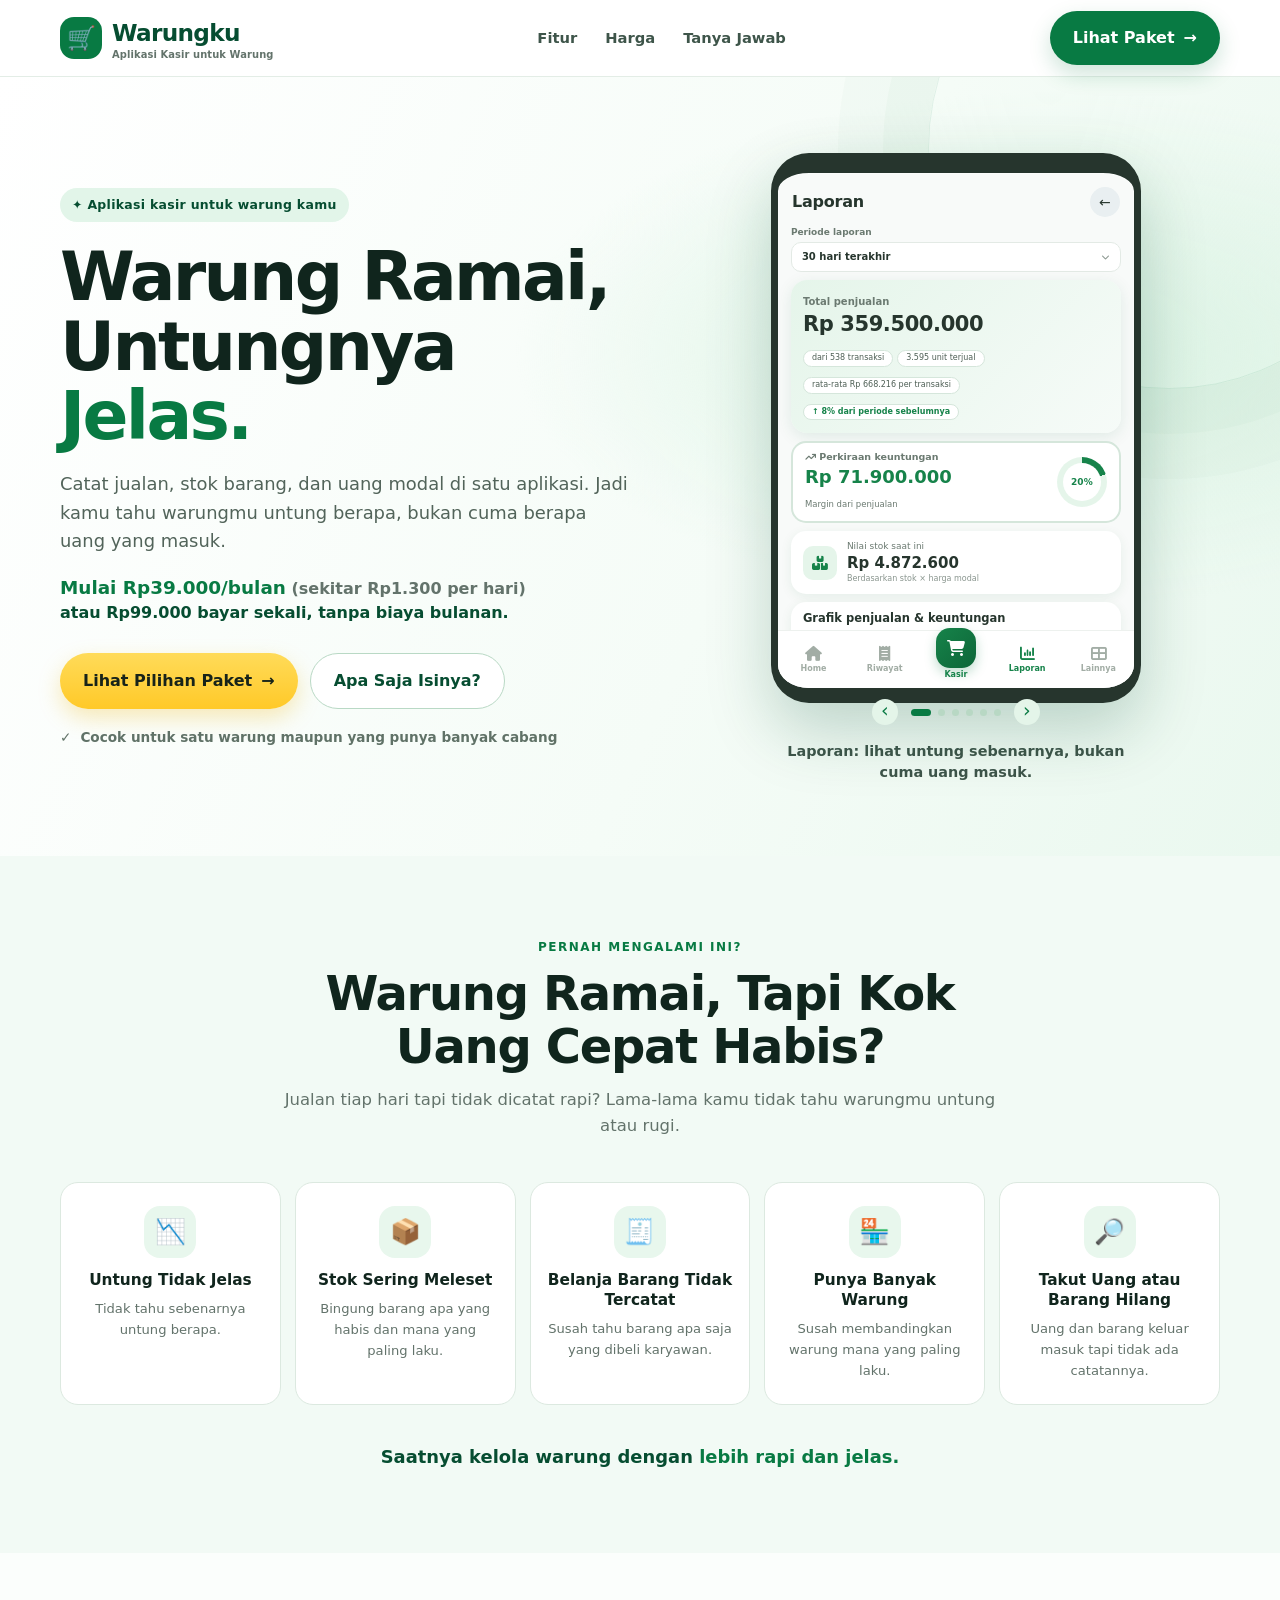
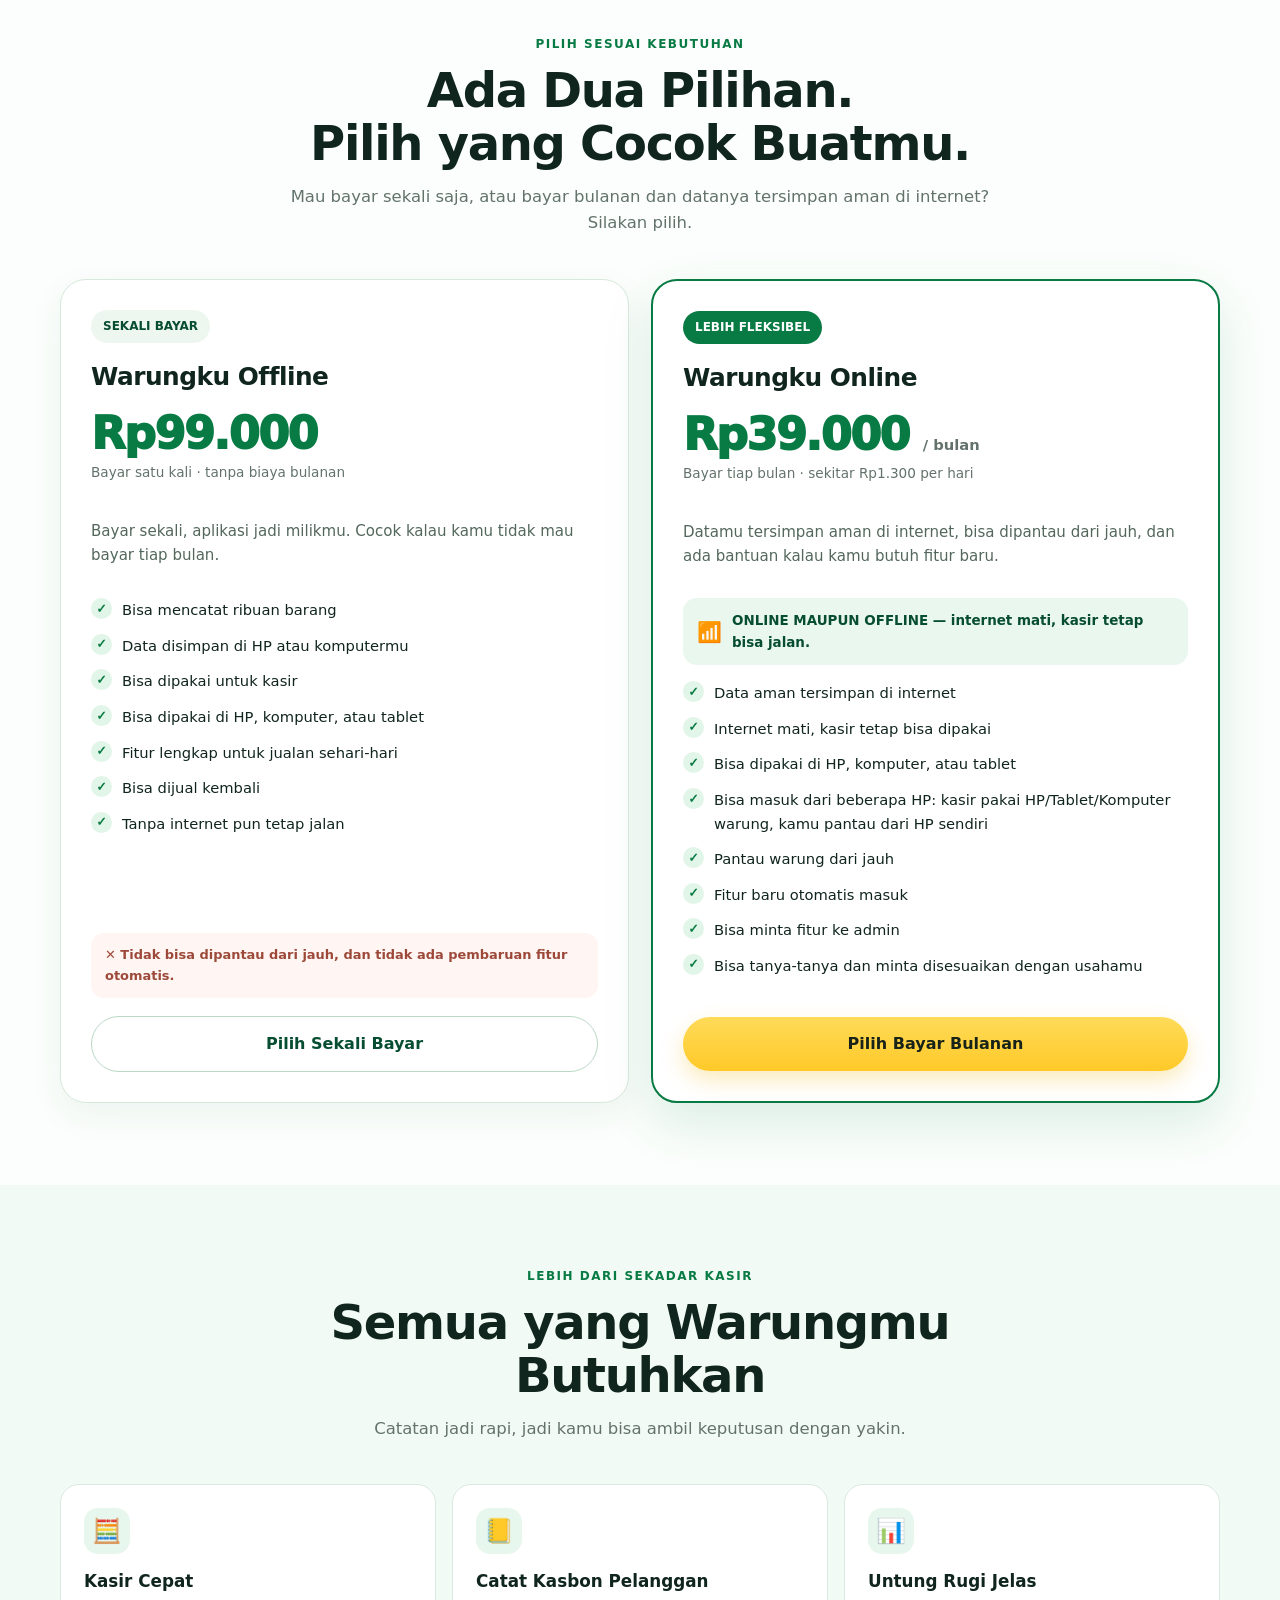
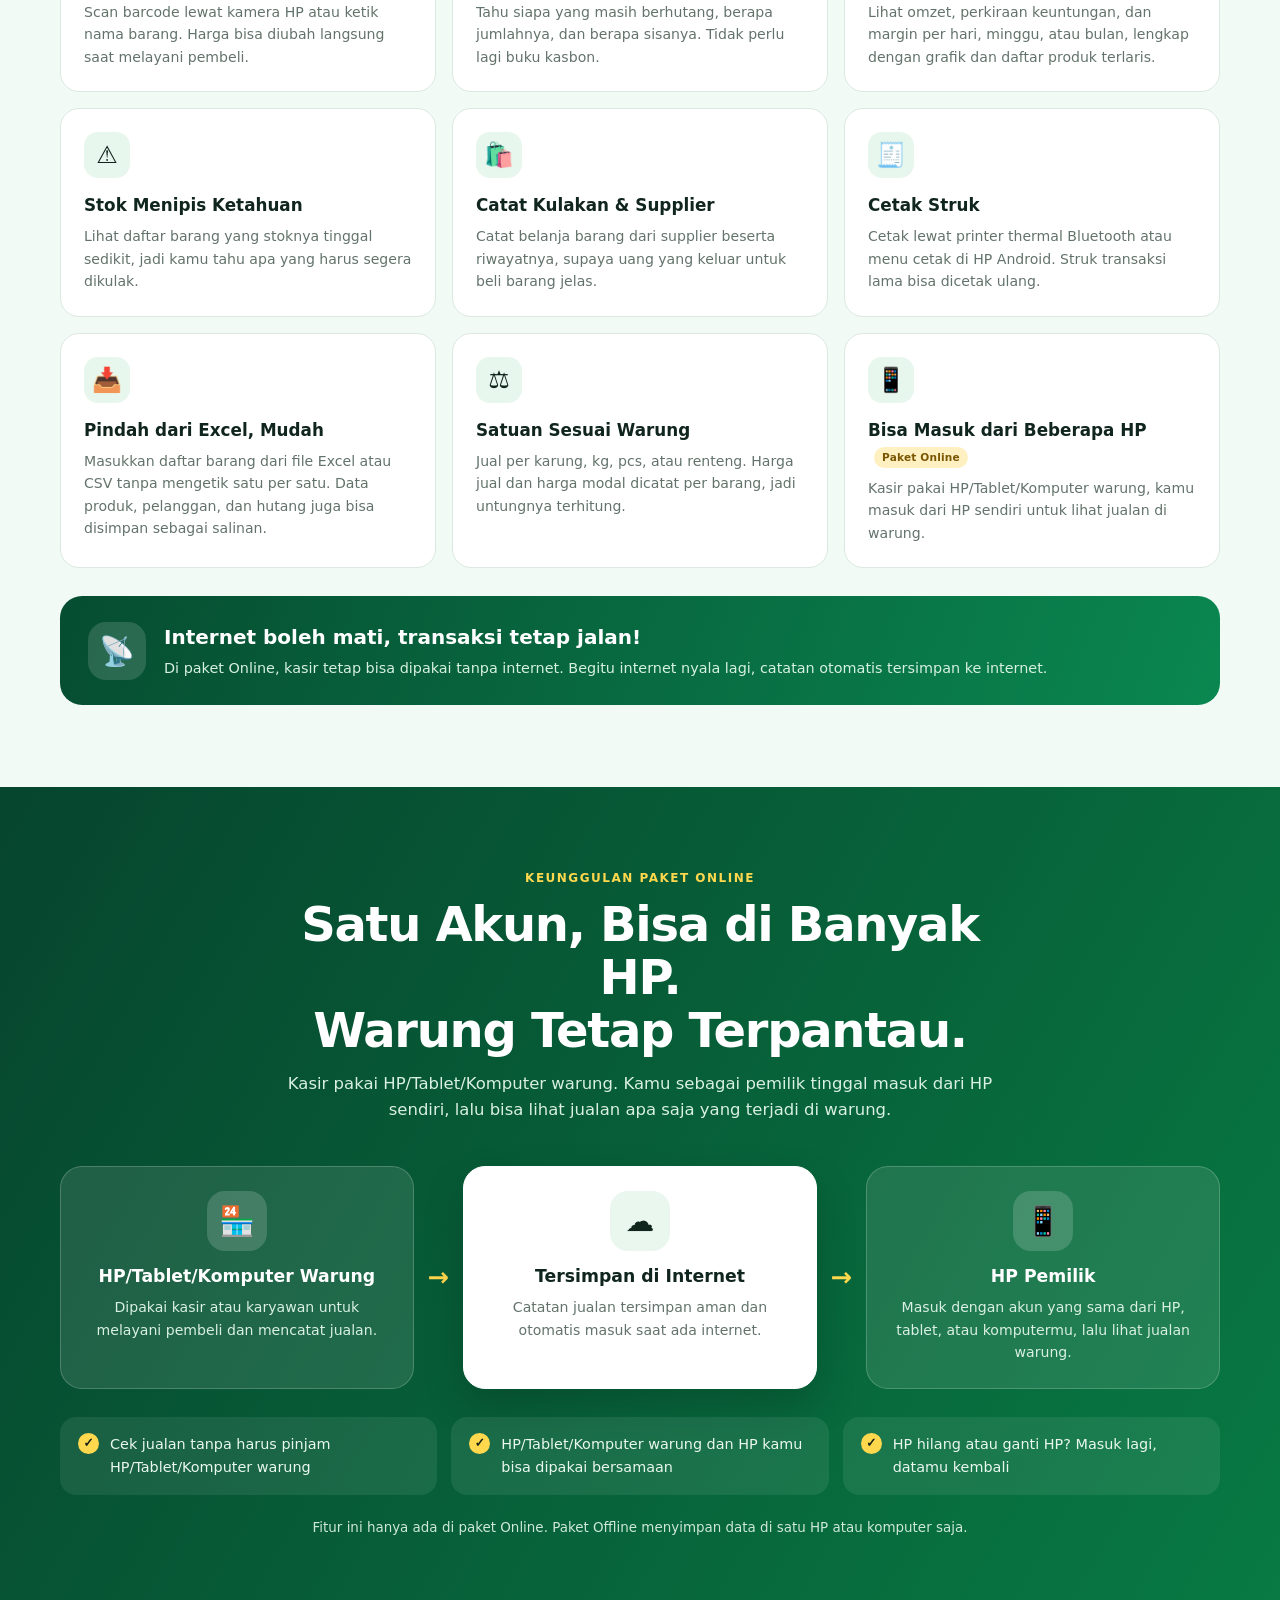
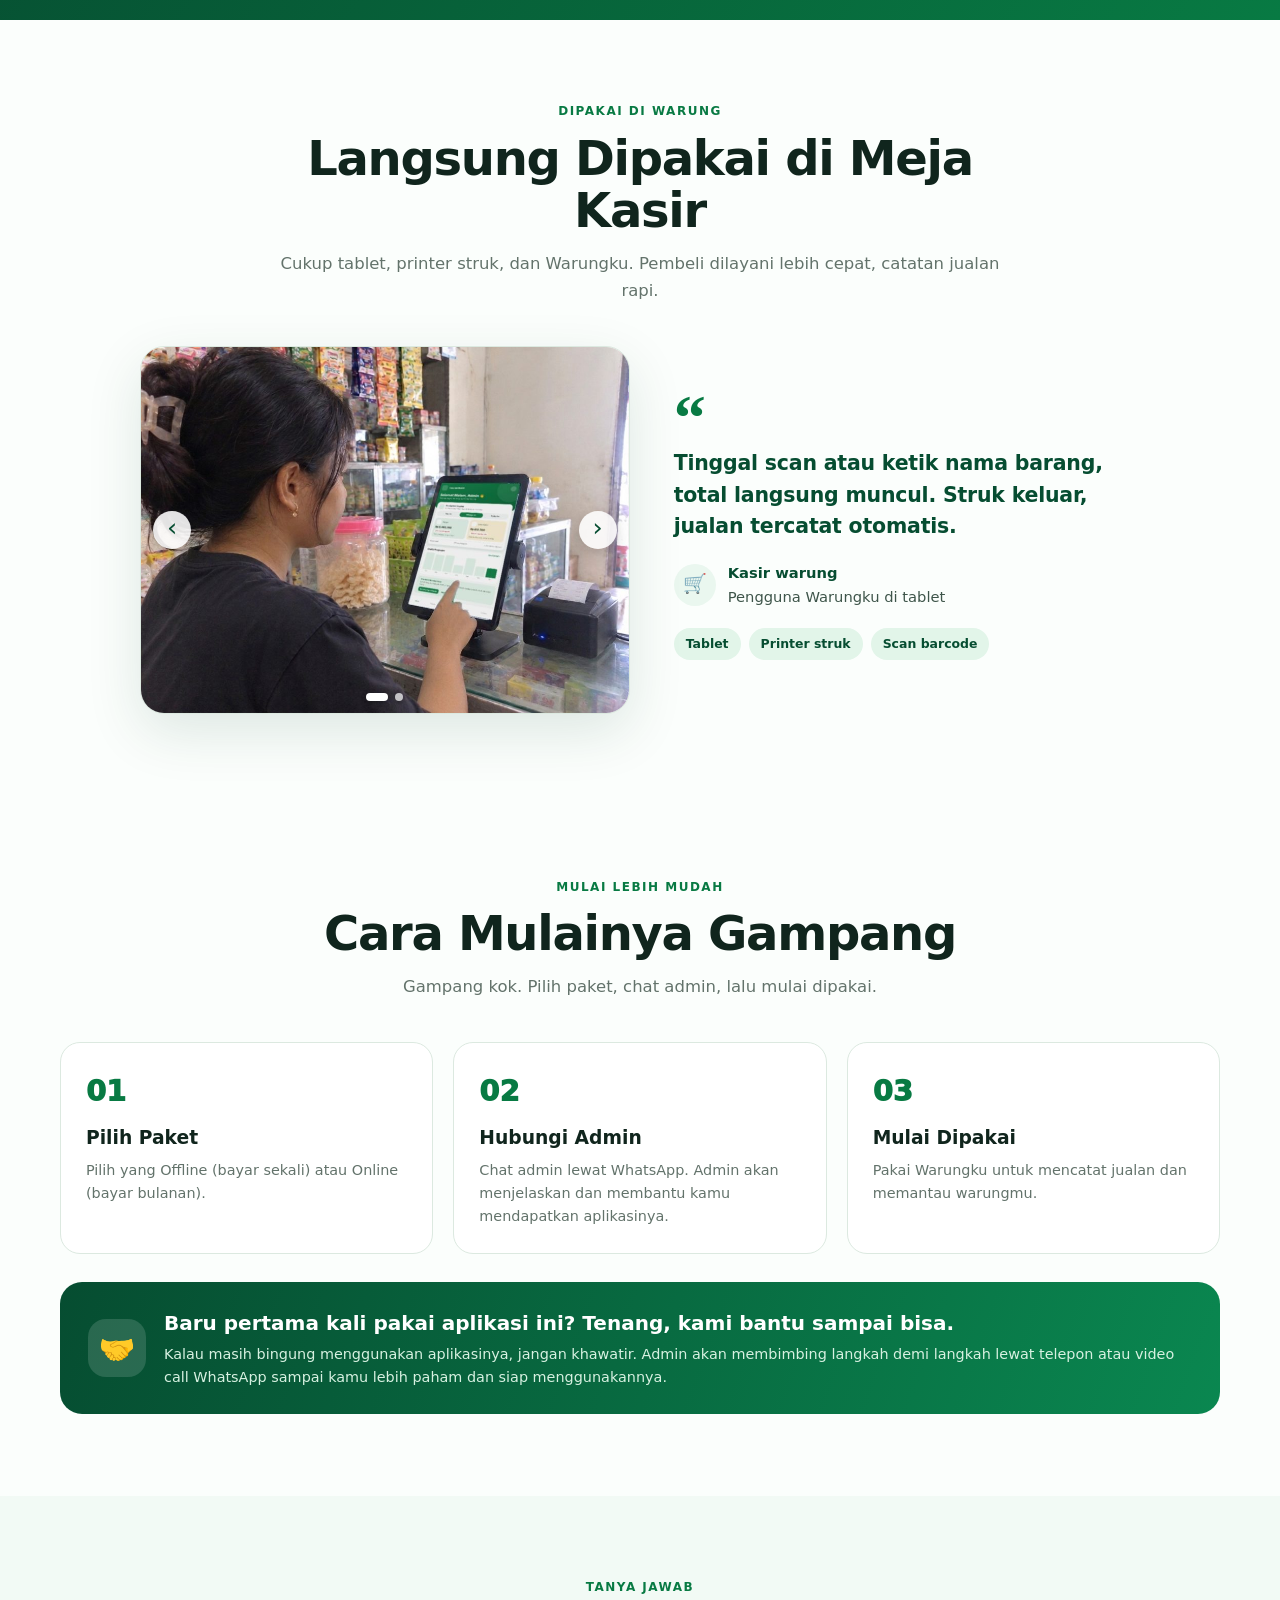
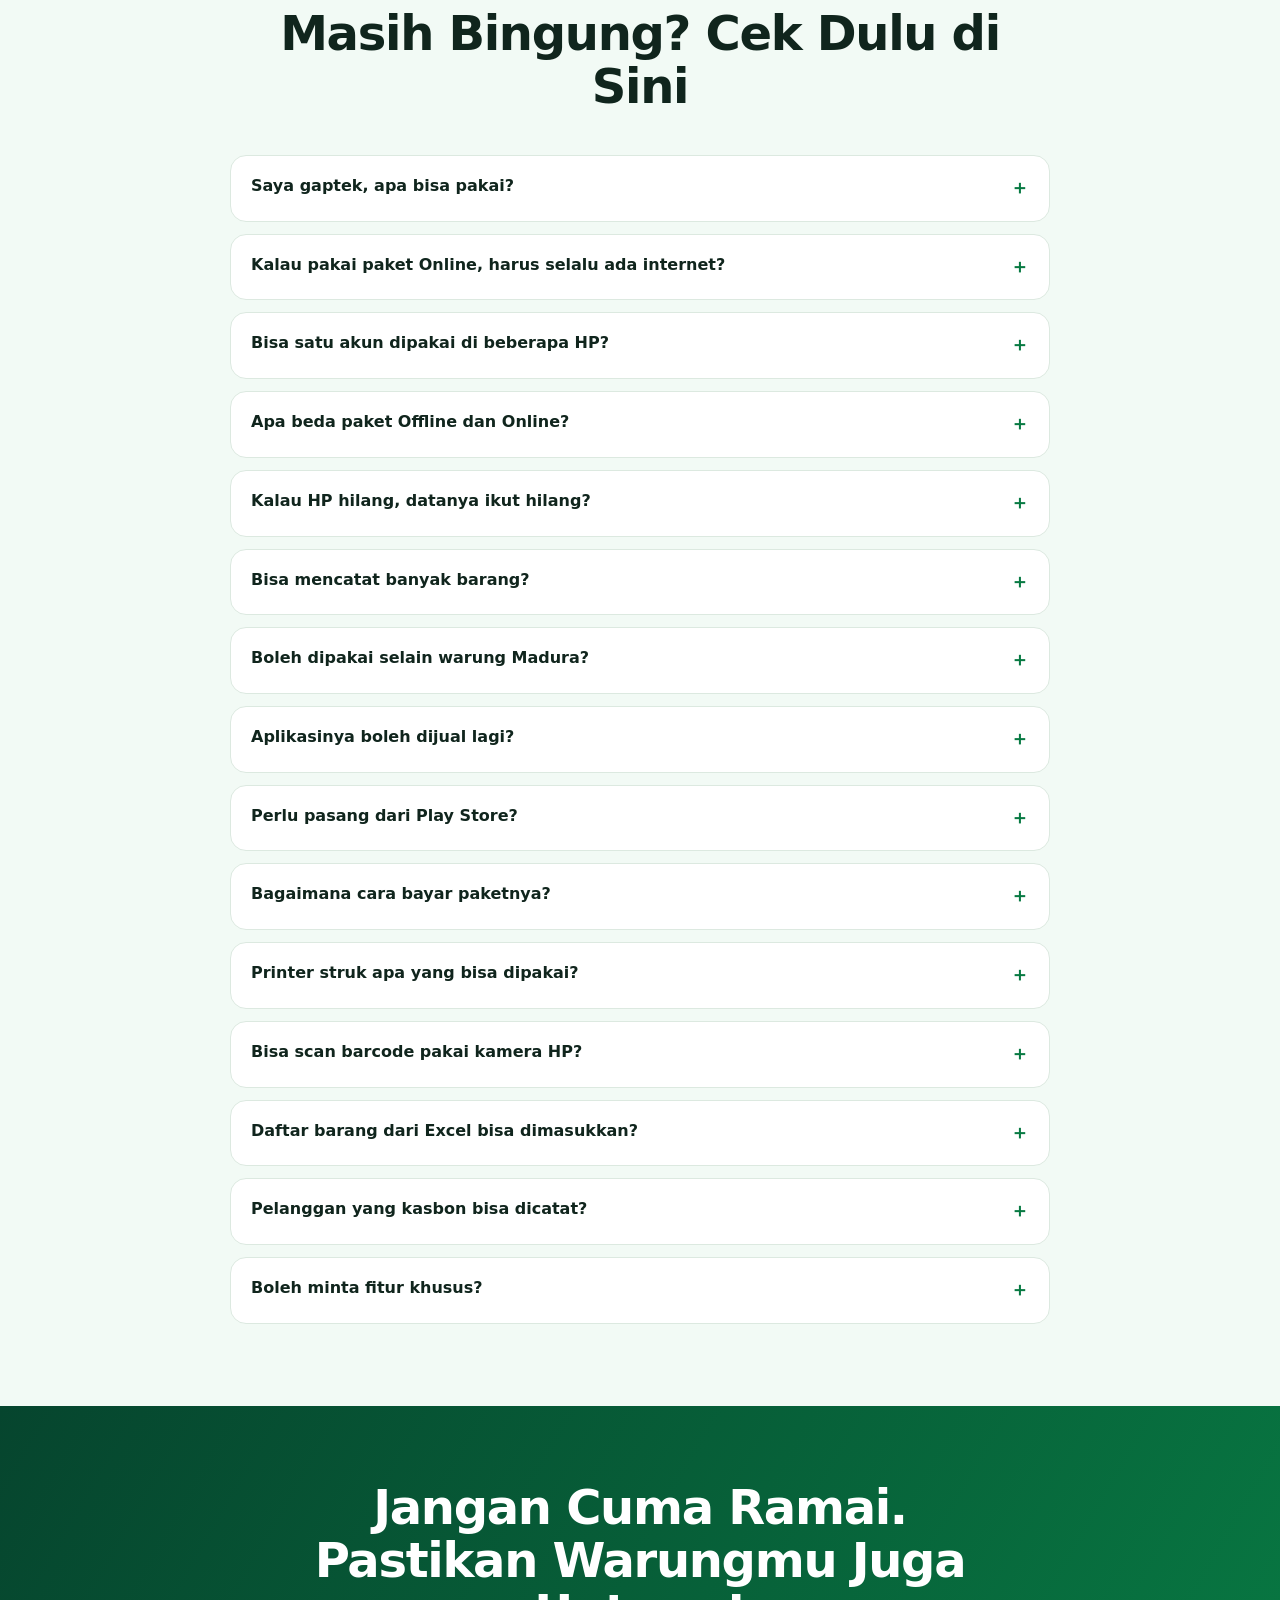
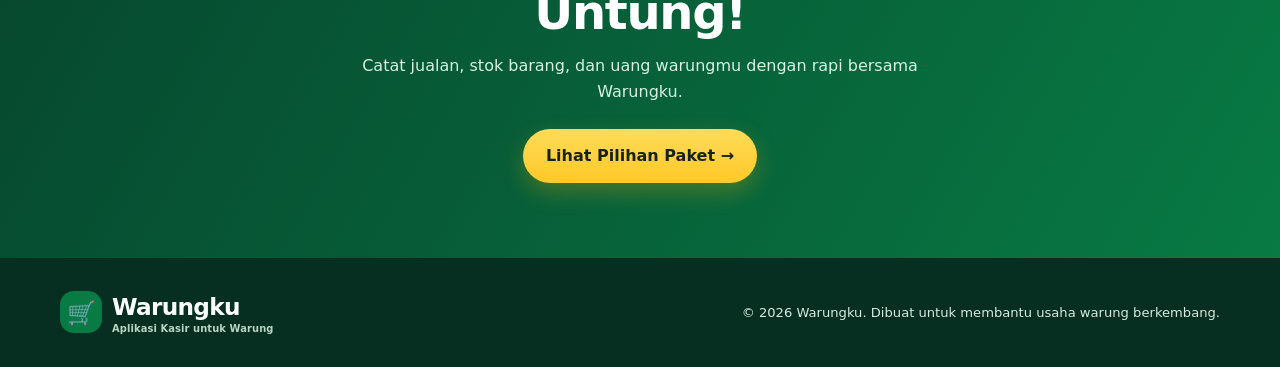
<file: index.html>
<!DOCTYPE html>
<html lang="id">
<head>
  <meta charset="UTF-8">
  <meta name="viewport" content="width=device-width, initial-scale=1.0">
  <meta name="description" content="Aplikasi kasir untuk warung: catat jualan, stok barang, dan keuangan dengan mudah. Pilih bayar sekali atau bayar bulanan.">
  <meta name="theme-color" content="#087a43">
  <title>Warungku — Warung Ramai, Untungnya Jelas</title>
  <link rel="stylesheet" href="https://cdnjs.cloudflare.com/ajax/libs/font-awesome/6.5.2/css/all.min.css">
  <style>
    :root {
      --green: #087a43;
      --green-dark: #064d31;
      --green-deep: #043d29;
      --green-soft: #eaf7ef;
      --yellow: #ffc928;
      --yellow-dark: #e8a900;
      --ink: #10251d;
      --muted: #63736b;
      --line: #dce9e0;
      --white: #fff;
      --shadow: 0 18px 55px rgba(5, 65, 39, .12);
      --radius: 24px;
    }
    * { box-sizing: border-box; }
    html { scroll-behavior: smooth; }
    body {
      margin: 0; color: var(--ink); background: #fbfefc;
      font-family: Inter, ui-sans-serif, system-ui, -apple-system, BlinkMacSystemFont, "Segoe UI", sans-serif;
      line-height: 1.6;
    }
    a { color: inherit; text-decoration: none; }
    button { font: inherit; }
    .container { width: min(1160px, calc(100% - 40px)); margin: auto; }
    .topbar {
      position: sticky; top: 0; z-index: 20; background: rgba(255,255,255,.9);
      backdrop-filter: blur(14px); border-bottom: 1px solid rgba(220,233,224,.8);
    }
    .nav { height: 76px; display: flex; align-items: center; justify-content: space-between; gap: 24px; }
    .brand { display: flex; align-items: center; gap: 10px; font-weight: 900; font-size: 1.45rem; letter-spacing: -.7px; color: var(--green-dark); }
    .brand-mark { width: 42px; height: 42px; display: grid; place-items: center; border-radius: 14px; background: var(--green); color: white; font-size: 1.45rem; }
    .brand small { display: block; font-size: .62rem; letter-spacing: .1px; color: var(--muted); font-weight: 650; margin-top: -4px; }
    .nav-links { display: flex; align-items: center; gap: 28px; color: #3e554a; font-size: .92rem; font-weight: 700; }
    .nav-links a:hover { color: var(--green); }
    .btn {
      display: inline-flex; justify-content: center; align-items: center; gap: 9px;
      border: 0; border-radius: 999px; padding: 14px 23px; font-weight: 850; cursor: pointer;
      transition: transform .2s, box-shadow .2s, background .2s;
    }
    .btn:hover { transform: translateY(-2px); }
    .btn-yellow { color: #172319; background: linear-gradient(180deg, #ffdb59, var(--yellow)); box-shadow: 0 9px 22px rgba(236,176,0,.27); }
    .btn-green { color: white; background: var(--green); box-shadow: 0 9px 22px rgba(8,122,67,.2); }
    .btn-outline { border: 1px solid #b9d9c5; color: var(--green-dark); background: white; }
    .hero {
      overflow: hidden; position: relative; padding: 76px 0 72px;
      background: radial-gradient(ellipse at 82% 35%, #d9f2e2 0, transparent 36%), linear-gradient(115deg, #fff 0%, #f5fcf7 58%, #eaf8ef 100%);
    }
    .hero:after { content:""; position:absolute; width:480px; height:480px; border:1px solid rgba(8,122,67,.09); border-radius:50%; right:-130px; top:-170px; box-shadow:0 0 0 45px rgba(8,122,67,.025),0 0 0 90px rgba(8,122,67,.02); }
    .hero-grid { position: relative; z-index: 1; display: grid; grid-template-columns: 1.05fr .95fr; align-items: center; gap: 48px; }
    .eyebrow { display: inline-flex; gap: 8px; align-items: center; padding: 7px 12px; border-radius: 999px; background: #e2f5e9; color: var(--green-dark); font-size: .78rem; font-weight: 850; letter-spacing: .3px; }
    h1 { font-size: clamp(2.55rem, 5.3vw, 4.55rem); line-height: 1.02; letter-spacing: -2.7px; margin: 20px 0; max-width: 700px; }
    h1 span { color: var(--green); }
    .hero-copy { color: #52645a; font-size: 1.12rem; max-width: 570px; }
    .hero-actions { display: flex; flex-wrap: wrap; gap: 12px; margin: 28px 0 18px; }
    .hero-price { margin:16px 0 0; color:var(--green-dark); font-size:1rem; font-weight:650; line-height:1.5; }
    .hero-price strong { font-size:1.15rem; font-weight:900; color:var(--green); }
    .hero-price span { color:var(--muted); font-weight:600; }
    .trust-line { color: #607267; font-size: .85rem; font-weight: 650; display:flex; gap:9px; align-items:center; }
    .hero-visual { min-height: 550px; position:relative; display:grid; place-items:center; align-content:center; }
    .hero-carousel { width:min(100%, 370px); height:550px; position:relative; }
    .hero-slide { position:absolute; inset:0; visibility:hidden; opacity:0; transform:translateX(12px); transition:opacity .7s ease, transform .7s ease, visibility .7s; pointer-events:none; }
    .hero-slide.active { visibility:visible; opacity:1; transform:translateX(0); pointer-events:auto; }
    /* ===== Mockup aplikasi (mengikuti tampilan mobile.html) ===== */
        .m-screen { height:100%; position:relative; overflow:hidden; border:7px solid #26352d; border-top-width:20px; border-bottom-width:15px; border-radius:38px; background:#f8faf9; box-shadow:0 28px 65px rgba(4,77,49,.22), inset 0 0 0 1px rgba(255,255,255,.3); color:#26352d; font-family:Inter, ui-sans-serif, system-ui, -apple-system, "Segoe UI", sans-serif; line-height:1.35; }
    .m-screen:before { content:""; position:absolute; z-index:5; top:-13px; left:50%; width:42px; height:4px; border-radius:99px; background:#718078; transform:translateX(-50%); }
    .m-screen:after { content:""; position:absolute; z-index:5; top:-14px; left:calc(50% + 29px); width:6px; height:6px; border-radius:50%; background:#718078; }
    .m-screen i { font-style:normal; }
    .m-nav { position:absolute; z-index:2; right:0; bottom:0; left:0; height:58px; display:flex; justify-content:space-around; align-items:center; border-top:1px solid #edf1ee; background:#fff; }
    .m-nav span { flex:1; min-width:0; display:flex; flex-direction:column; align-items:center; gap:3px; color:#a2ada5; font-size:8px; font-weight:600; line-height:1.2; }
    .m-nav i { font-size:15px; }
    .m-nav .on { color:#16834a; font-weight:800; }
    .m-nav .kasir { color:#16834a; font-weight:800; transform:translateY(-6px); }
    .m-nav .kasir i { width:40px; height:40px; display:grid; place-items:center; margin-bottom:-1px; border-radius:14px; background:linear-gradient(135deg,#16834a,#0d6638); color:#fff; box-shadow:0 5px 12px rgba(22,131,74,.27); font-size:16px; }
    .m-head { display:flex; justify-content:space-between; align-items:center; gap:10px; padding:14px 14px 0; margin-bottom:9px; }
    .m-head h3 { margin:0; font-size:16px; font-weight:800; letter-spacing:-.2px; }
    .m-back { width:30px; height:30px; flex:none; display:grid; place-items:center; border-radius:50%; background:#e9eff1; font-size:14px; }
    .m-body { padding:0 13px; }
    .m-select { display:flex; justify-content:space-between; align-items:center; gap:6px; min-height:30px; padding:0 10px; border:1px solid #e3eae5; border-radius:10px; background:#fff; color:#26352d; font-size:10px; font-weight:600; }
    .m-select i { color:#89958e; font-size:8px; }
    .m-dim { position:absolute; inset:0; background:rgba(23,37,29,.8); }

    /* Home */
    .hm-hero { position:relative; overflow:hidden; padding:15px 14px 46px; border-radius:0 0 22px 22px; background:linear-gradient(160deg,#16834a,#0d6638); color:#fff; }
    .hm-hero:after { content:""; position:absolute; right:-30px; top:-30px; width:140px; height:140px; border-radius:50%; background:rgba(255,255,255,.08); }
    .hm-top { position:relative; z-index:1; display:flex; align-items:center; gap:9px; }
    .hm-logo { width:34px; height:34px; display:grid; place-items:center; border-radius:11px; background:rgba(255,255,255,.2); font-size:15px; }
    .hm-top strong { flex:1; font-size:11.5px; font-weight:800; }
    .hm-user { width:30px; height:30px; display:grid; place-items:center; border-radius:50%; background:rgba(255,255,255,.2); font-size:13px; }
    .hm-hero h3 { position:relative; z-index:1; margin:13px 0 0; font-size:19px; line-height:1.2; font-weight:800; }
    .hm-hero p { position:relative; z-index:1; margin:3px 0 0; font-size:9.5px; opacity:.9; }
    .hm-panel { position:relative; margin:-32px 12px 0; padding:12px; border-radius:19px; background:#fff; box-shadow:0 8px 24px rgba(13,102,56,.15); }
    .hm-ph { display:flex; align-items:center; gap:9px; }
    .hm-pi { width:32px; height:32px; flex:none; display:grid; place-items:center; border-radius:10px; background:#e5f5ea; color:#16834a; font-size:14px; }
    .hm-ph strong { display:block; font-size:13px; line-height:1.2; }
    .hm-ph small { display:block; margin-top:1px; color:#6b7a71; font-size:8.5px; }
    .hm-seg { display:flex; margin:9px 0; padding:3px; border-radius:99px; background:#f4f7f5; }
    .hm-seg span { flex:1; padding:6px 0; border-radius:99px; text-align:center; font-size:10px; font-weight:600; }
    .hm-seg .on { background:#16834a; color:#fff; }
    .hm-stats { display:grid; grid-template-columns:1fr 1fr; gap:8px; }
    .hm-st { min-width:0; padding:9px; border-radius:14px; }
    .hm-st.a { background:#e5f5ea; }
    .hm-st.b { background:#fbf1d6; }
    .hm-st-h { display:flex; align-items:center; gap:6px; }
    .hm-st-ic { width:26px; height:26px; flex:none; display:grid; place-items:center; border-radius:9px; background:#fff; font-size:11px; box-shadow:0 1px 3px rgba(0,0,0,.06); }
    .hm-st.a .hm-st-ic { color:#16834a; }
    .hm-st.b .hm-st-ic { color:#b8860b; }
    .hm-st-h span { color:#6b7a71; font-size:10px; font-weight:600; }
    .hm-st strong { display:block; margin:7px 0 5px; font-size:13.5px; font-weight:800; white-space:nowrap; }
    .hm-trend { display:inline-block; max-width:100%; padding:3px 7px; border-radius:12px; background:#fff; color:#16834a; font-size:8px; font-weight:600; line-height:1.3; }
    .hm-st small { display:block; margin-top:5px; color:#6b7a71; font-size:8.5px; line-height:1.3; }
    .hm-foot { display:flex; justify-content:space-between; gap:4px; margin-top:10px; padding-top:8px; border-top:1px solid #e3eae5; color:#6b7a71; font-size:8px; }
    .hm-chart { margin:10px 12px 0; padding:11px 12px; border-radius:19px; background:#fff; }
    .hm-chart-h { display:flex; justify-content:space-between; align-items:center; }
    .hm-chart-h strong { font-size:12px; }
    .hm-chart-h span { color:#16834a; font-size:9px; font-weight:700; }
    .hm-bars { height:46px; display:flex; align-items:flex-end; gap:7px; margin:9px 0 15px; }
    .hm-bar { flex:1; height:100%; position:relative; display:flex; align-items:flex-end; }
    .hm-bar b { display:block; width:100%; min-height:3px; border-radius:6px 6px 0 0; background:#e5f5ea; }
    .hm-bar.now b { background:#16834a; }
    .hm-bar span { position:absolute; right:0; bottom:-13px; left:0; text-align:center; color:#6b7a71; font-size:7.5px; }

    /* Laporan */
    .rp-filter { margin:0 0 8px; }
    .rp-filter label { display:block; margin-bottom:4px; color:#6b7a71; font-size:9px; font-weight:600; }
    .rp-omzet { padding:9px 12px; border-radius:16px; background:linear-gradient(135deg,#e5f5ea,#f6fbf8); box-shadow:0 4px 16px rgba(13,102,56,.1); }
    .rp-omzet small { color:#6b7a71; font-size:10px; font-weight:600; }
    .rp-omzet h4 { margin:1px 0 7px; font-size:21px; line-height:1.2; font-weight:800; letter-spacing:-.4px; }
    .rp-chip { display:inline-block; margin:0 4px 4px 0; padding:2px 8px; border:1px solid #d5e6db; border-radius:99px; background:#fff; color:#4d5e54; font-size:8px; }
    .rp-chip.up { color:#16834a; font-weight:700; }
    .rp-laba { display:flex; align-items:center; justify-content:space-between; gap:10px; margin:8px 0; padding:8px 12px; border:2px solid #d5e6db; border-radius:15px; background:#fff; }
    .rp-laba .l { color:#6b7a71; font-size:9.5px; font-weight:600; }
    .rp-laba strong { display:block; margin:1px 0 2px; color:#16834a; font-size:18px; font-weight:800; }
    .rp-laba small { color:#6b7a71; font-size:8.5px; }
    .rp-ring { width:50px; height:50px; flex:none; display:grid; place-items:center; border-radius:50%; background:conic-gradient(#16834a 20%, #e5f5ea 0); }
    .rp-ring span { width:38px; height:38px; display:grid; place-items:center; border-radius:50%; background:#fff; color:#16834a; font-size:9px; font-weight:800; }
    .rp-card { margin-bottom:8px; padding:9px 12px; border-radius:15px; background:#fff; box-shadow:0 3px 12px rgba(13,102,56,.08); }
    .rp-stock { display:flex; align-items:center; gap:10px; }
    .rp-stock .ic { width:34px; height:34px; flex:none; display:grid; place-items:center; border-radius:10px; background:#e5f5ea; color:#16834a; font-size:14px; }
    .rp-stock small { display:block; color:#6b7a71; font-size:9px; }
    .rp-stock strong { display:block; margin:1px 0; font-size:15px; }
    .rp-stock p { margin:0; color:#89958e; font-size:8px; }
    .rp-card h5 { margin:0; font-size:11.5px; }
    .rp-bars { height:34px; display:flex; align-items:flex-end; gap:5px; margin-top:8px; border-bottom:1px solid #dce5df; }
    .rp-day { flex:1; height:100%; display:flex; align-items:flex-end; justify-content:center; gap:2px; }
    .rp-day i { display:block; width:7px; border-radius:4px 4px 0 0; background:#16834a; }
    .rp-day i + i { background:#c8a64b; }
    .rp-day:nth-child(1) i{height:70%}.rp-day:nth-child(2) i{height:83%}.rp-day:nth-child(3) i{height:76%}.rp-day:nth-child(4) i{height:91%}.rp-day:nth-child(5) i{height:80%}.rp-day:nth-child(6) i{height:88%}.rp-day:nth-child(7) i{height:75%}.rp-day:nth-child(8) i{height:86%}.rp-day:nth-child(9) i{height:78%}.rp-day:nth-child(10) i{height:94%}

    /* Keranjang + Pembayaran */
    .cart-header { display:flex; justify-content:space-between; align-items:center; min-height:50px; padding:9px 14px; background:#16834a; border-bottom:3px solid #c8a64b; color:#fff; font-size:13px; font-weight:800; }
    .cart-header span { font-size:10.5px; font-weight:600; }
    .cart-body { display:grid; gap:6px; padding:11px 11px 0; }
    .cart-search { display:flex; gap:7px; margin-bottom:3px; }
    .cart-search-field { flex:1; height:38px; display:flex; align-items:center; padding:0 11px; border:1px solid #dce5df; border-radius:11px; background:#fff; color:#9aa8a0; font-size:10.5px; }
    .cart-scan { width:38px; height:38px; display:grid; place-items:center; border:1px solid #dce5df; border-radius:11px; background:#fff; color:#16834a; font-size:14px; }
    .cart-item { padding:7px 10px; border:1px solid #dce5df; border-left:4px solid #c8a64b; border-radius:11px; background:#fff; }
    .cart-item-top { display:flex; justify-content:space-between; align-items:center; font-size:10.5px; font-weight:800; }
    .cart-item-top i { color:#89958e; font-size:11px; }
    .cart-item-bottom { display:flex; justify-content:space-between; align-items:center; gap:6px; margin-top:5px; }
    .cart-price { display:inline-flex; align-items:center; gap:6px; padding:3px 7px; border:1px dashed #b9c8be; border-radius:8px; background:#f4f7f5; font-size:9.5px; font-weight:700; white-space:nowrap; }
    .cart-price i { color:#89958e; font-size:7.5px; }
    .cart-qty { display:flex; align-items:center; gap:5px; font-size:10.5px; font-weight:800; }
    .cart-qty em { width:24px; height:24px; display:grid; place-items:center; border:1px solid #dce5df; border-radius:8px; background:#fff; color:#16834a; font-style:normal; font-size:13px; }
    .cart-line { min-width:58px; text-align:right; font-size:10.5px; font-weight:800; }
    .cart-foot { position:absolute; right:0; bottom:0; left:0; padding:0 0 0; }
    .cart-total { display:flex; justify-content:space-between; align-items:center; margin:0 11px 8px; padding:9px 12px; border-radius:14px; background:#16834a; color:#fff; box-shadow:0 5px 16px rgba(22,131,74,.15); }
    .cart-total small { display:block; margin-bottom:2px; color:#fff; opacity:.82; font-size:8.5px; }
    .cart-total strong { font-size:15px; font-weight:800; }
    .cart-pay { padding:9px 20px; border-radius:11px; background:#c8a64b; color:#26352d; font-size:10.5px; font-weight:800; }
    .cart-foot .m-nav { position:relative; }
    .pay-overlay { position:absolute; z-index:3; inset:0; display:grid; place-items:center; padding:12px; background:rgba(23,37,29,.8); }
    .pay-box { width:100%; padding:13px; border-radius:18px; background:#f8faf9; box-shadow:0 12px 40px rgba(0,0,0,.2); }
    .pay-head { display:flex; justify-content:space-between; align-items:center; margin-bottom:9px; }
    .pay-head strong { font-size:15px; }
    .pay-close { width:28px; height:28px; display:grid; place-items:center; border-radius:50%; background:#e9eff1; font-size:15px; }
    .pay-total { margin-bottom:8px; padding:9px 12px; border:1px solid #dce5df; border-radius:13px; background:#fff; text-align:center; }
    .pay-total small { display:block; color:#718078; font-size:9.5px; font-weight:700; }
    .pay-total strong { display:block; margin-top:1px; font-size:22px; line-height:1.2; font-weight:800; letter-spacing:-.5px; }
    .pay-form { display:grid; gap:6px; padding:10px; border:1px solid #edf1ee; border-radius:14px; background:#fff; }
    .pay-field { min-height:33px; display:flex; align-items:center; padding:0 10px; border:1px solid #dce5df; border-radius:10px; font-size:10.5px; }
    .pay-field.ph { color:#9aa8a0; }
    .pay-label { margin-bottom:-2px; color:#53645a; font-size:9px; font-weight:700; }
    .pay-quick { display:grid; grid-template-columns:repeat(3,1fr); gap:6px; }
    .pay-quick span { min-height:33px; display:grid; place-items:center; border:1.5px solid #16834a; border-radius:10px; background:#fff; color:#16834a; font-size:9.5px; font-weight:800; }
    .pay-quick span.selected { background:#16834a; color:#fff; }
    .pay-change { padding:8px 11px; border-radius:11px; background:#e5f5ea; color:#16834a; font-size:10px; font-weight:700; }
    .pay-change strong { display:block; margin-top:2px; font-size:14px; }
    .pay-confirm { min-height:35px; display:grid; place-items:center; border-radius:10px; background:#16834a; color:#fff; font-size:10.5px; font-weight:800; }

    /* Riwayat + Struk */
    .hs-search { display:flex; align-items:center; gap:8px; margin-bottom:8px; padding:0 11px; border:1px solid #e3eae5; border-radius:12px; background:#fff; color:#89958e; font-size:10px; }
    .hs-search span { padding:10px 0; }
    .hs-filters { display:grid; grid-template-columns:1fr 1fr; gap:8px; margin-bottom:10px; }
    .hs-head { display:flex; justify-content:space-between; align-items:baseline; margin:2px 2px 8px; }
    .hs-head strong { font-size:13px; }
    .hs-head span { color:#6b7a71; font-size:9px; }
    .hs-card { display:flex; align-items:center; gap:9px; margin-bottom:8px; padding:10px; border:1px solid #edf1ee; border-radius:13px; background:#fff; }
    .hs-ic { width:32px; height:32px; flex:none; display:grid; place-items:center; border-radius:10px; background:#e5f5ea; color:#16834a; font-size:13px; }
    .hs-info { flex:1; min-width:0; }
    .hs-info b { display:block; font-size:9.5px; letter-spacing:.2px; }
    .hs-info small { display:block; margin-top:1px; overflow:hidden; color:#6b7a71; font-size:8.5px; text-overflow:ellipsis; white-space:nowrap; }
    .hs-tot { color:#26352d; font-size:10.5px; font-weight:800; white-space:nowrap; }
    .rc-overlay { position:absolute; z-index:3; inset:0; display:grid; place-items:center; padding:12px; background:rgba(23,37,29,.8); }
    .rc-box { width:100%; padding:14px; border-radius:18px; background:#e9edea; box-shadow:0 12px 40px rgba(0,0,0,.2); }
    .rc-paper { padding:13px 13px 12px; border-radius:4px; background:#fff; box-shadow:0 1px 6px rgba(0,0,0,.2); color:#111; font-family:"Courier New", ui-monospace, Menlo, Consolas, monospace; font-size:9px; line-height:1.4; }
    .rc-paper h4 { margin:0 0 3px; text-align:center; font-size:12px; text-transform:uppercase; }
    .rc-head { text-align:center; }
    .rc-head p { margin:0 0 2px; }
    .rc-div { margin:7px 0; border-top:1px dashed #555; }
    .rc-name { font-weight:700; }
    .rc-line { display:flex; justify-content:space-between; gap:6px; margin:1px 0 5px; }
    .rc-tot { margin:0 0 2px; }
    .rc-tot b { font-weight:700; }
    .rc-thanks { margin:0; text-align:center; }
    .rc-actions { display:grid; grid-template-columns:1fr 1fr; gap:7px; margin-top:11px; }
    .rc-btn { min-height:34px; display:flex; justify-content:center; align-items:center; gap:5px; border-radius:11px; font-size:10px; font-weight:700; }
    .rc-print { background:#0d6638; color:#fff; }
    .rc-del { background:#b4234d; color:#fff; }
    .rc-close { grid-column:1 / -1; background:#e5f5ea; color:#16834a; }

    /* Lainnya */
    .ln-grid { display:grid; grid-template-columns:repeat(3,1fr); gap:9px; padding:4px 0 0; }
    .ln-card { min-height:88px; display:flex; flex-direction:column; align-items:center; justify-content:center; gap:8px; padding:0 4px; border:1px solid #edf1ee; border-radius:15px; background:#fff; }
    .ln-icon { width:40px; height:40px; display:grid; place-items:center; border-radius:13px; font-size:17px; }
    .ln-card span { text-align:center; font-size:9px; font-weight:700; line-height:1.25; }
    .ln-green{background:#e5f5ea;color:#16834a}.ln-blue{background:#e5f0ff;color:#2878d0}.ln-orange{background:#fff1dc;color:#e69522}.ln-purple{background:#f2e8fa;color:#9250b8}.ln-cyan{background:#e0f5f5;color:#168b91}.ln-pink{background:#fce8ef;color:#d34e78}.ln-yellow{background:#fff5d9;color:#c18a19}.ln-violet{background:#ede8fa;color:#7253bb}.ln-gray{background:#e9eff1;color:#546e7a}

    .hero-caption { width:min(100%, 370px); min-height:3em; margin:38px 0 0; text-align:center; color:#3e554a; font-size:.9rem; font-weight:650; line-height:1.45; }

    /* Kontrol carousel */
    .carousel-dots { position:absolute; z-index:3; right:0; bottom:-22px; left:0; display:flex; justify-content:center; align-items:center; gap:7px; }
    .carousel-dot { width:7px; height:7px; padding:0; border:0; border-radius:50%; background:#b8d8c4; cursor:pointer; }
    .carousel-dot.active { width:20px; border-radius:99px; background:var(--green); }
    .hero-carousel { touch-action:pan-y; user-select:none; -webkit-user-select:none; cursor:grab; }
    .hero-carousel:active { cursor:grabbing; }
    .carousel-arrow { width:26px; height:26px; margin:0 6px; padding:0 0 3px; display:grid; place-items:center; border:0; border-radius:50%; background:#e4f5e9; color:var(--green); font-size:1.2rem; line-height:1; cursor:pointer; }
    .carousel-arrow:hover { background:#cfeedb; }
    .section { padding: 82px 0; }
    .section-soft { background: #f2faf5; }
    .section-head { text-align:center; max-width:740px; margin:0 auto 42px; }
    .section-kicker { color:var(--green); text-transform:uppercase; letter-spacing:1.5px; font-size:.75rem; font-weight:900; }
    h2 { font-size:clamp(2rem,4vw,3rem); line-height:1.1; letter-spacing:-1.3px; margin:10px 0 14px; }
    .section-head p { color:var(--muted); margin:0; font-size:1.03rem; }
    .pain-grid { display:grid; grid-template-columns:repeat(5,1fr); gap:14px; }
    .pain { padding:23px 17px; border:1px solid var(--line); border-radius:18px; background:white; text-align:center; }
    .pain-icon { width:52px; height:52px; border-radius:16px; margin:0 auto 13px; display:grid; place-items:center; background:#e8f7ed; font-size:1.55rem; }
    .pain h3 { font-size:.96rem; line-height:1.3; margin:0 0 7px; }
    .pain p { color:var(--muted); font-size:.82rem; margin:0; }
    .bridge { text-align:center; margin:38px auto 0; color:var(--green-dark); font-weight:850; font-size:1.12rem; }
    .bridge strong { color:var(--green); }
    .plans { display:grid; grid-template-columns:1fr 1fr; gap:22px; align-items:stretch; }
    .plan { position:relative; background:white; border:1.5px solid #d7e9dc; border-radius:26px; padding:30px; box-shadow:0 12px 35px rgba(4,77,49,.06); display:flex; flex-direction:column; }
    .plan.featured { border:2px solid var(--green); box-shadow:0 20px 50px rgba(8,122,67,.13); }
    .plan-label { display:inline-flex; align-self:flex-start; border-radius:99px; background:#edf7f0; color:var(--green-dark); font-size:.75rem; font-weight:900; padding:7px 12px; }
    .featured .plan-label { background:var(--green); color:white; }
    .plan h3 { font-size:1.55rem; margin:14px 0 2px; letter-spacing:-.5px; }
    .price { color:var(--green); font-size:2.8rem; font-weight:950; letter-spacing:-1.7px; line-height:1.2; margin:8px 0 0; }
    .price small { font-size:.92rem; letter-spacing:0; color:var(--muted); font-weight:700; }
    .price-note { color:var(--muted); font-size:.85rem; margin:2px 0 20px; }
    .plan-intro { color:#53675c; font-size:.94rem; min-height:48px; }
    .feature-list { list-style:none; padding:0; margin:16px 0 22px; display:grid; gap:12px; }
    .feature-list li { display:flex; gap:10px; align-items:flex-start; font-size:.92rem; }
    .check { flex:none; display:grid; place-items:center; width:21px; height:21px; border-radius:50%; background:#e1f5e8; color:var(--green); font-size:.78rem; font-weight:950; }
    .minus { margin-top:auto; padding:12px 14px; border-radius:13px; background:#fff5f2; color:#9d493a; font-size:.81rem; font-weight:700; }
    .plan .btn { width:100%; margin-top:18px; }
    .offline-banner { margin-top:15px; padding:12px 14px; border-radius:14px; background:#eaf7ef; color:var(--green-dark); font-size:.84rem; font-weight:800; display:flex; gap:10px; align-items:center; }
    .offline-banner b { font-size:1.25rem; }
    .feature-grid { display:grid; grid-template-columns:repeat(3,1fr); gap:16px; }
    .feature { padding:23px; border:1px solid var(--line); background:white; border-radius:19px; }
    .feature .f-icon { font-size:1.5rem; width:46px; height:46px; border-radius:14px; background:#e8f7ed; display:grid; place-items:center; margin-bottom:14px; }
    .feature h3 { margin:0 0 6px; font-size:1.05rem; }
    .feature p { margin:0; color:var(--muted); font-size:.88rem; }
    .f-tag { display:inline-block; margin-left:6px; padding:2px 8px; border-radius:99px; background:#fff0c2; color:#7a5600; font-size:.66rem; font-weight:900; letter-spacing:.2px; vertical-align:middle; white-space:nowrap; }
    .offline-callout { display:grid; grid-template-columns:auto 1fr; gap:18px; align-items:center; margin-top:28px; background:linear-gradient(110deg,var(--green-dark),#0a8750); color:white; border-radius:22px; padding:25px 28px; }
    .offline-callout .big-icon { width:58px; height:58px; display:grid; place-items:center; background:rgba(255,255,255,.14); border-radius:18px; font-size:1.8rem; }
    .offline-callout h3 { margin:0 0 4px; font-size:1.25rem; }
    .offline-callout p { margin:0; color:#d7f1e1; font-size:.9rem; }
    .multi { padding:82px 0; background:linear-gradient(120deg,#06452e,#087a43); color:white; }
    .multi .section-kicker { color:#ffd84d; }
    .multi h2 { color:white; }
    .multi .section-head p { color:#d9f0e2; }
    .device-flow { display:grid; grid-template-columns:1fr auto 1fr auto 1fr; align-items:stretch; gap:14px; }
    .device { padding:24px 20px; border-radius:22px; background:rgba(255,255,255,.1); border:1px solid rgba(255,255,255,.2); text-align:center; }
    .device-icon { width:60px; height:60px; margin:0 auto 12px; display:grid; place-items:center; border-radius:18px; background:rgba(255,255,255,.16); font-size:1.8rem; }
    .device h3 { margin:0 0 6px; font-size:1.08rem; }
    .device p { margin:0; color:#d9f0e2; font-size:.88rem; }
    .device-cloud { background:white; color:var(--ink); border-color:white; box-shadow:0 18px 40px rgba(0,0,0,.18); }
    .device-cloud .device-icon { background:var(--green-soft); }
    .device-cloud p { color:var(--muted); }
    .flow-arrow { align-self:center; color:#ffd84d; font-size:1.6rem; font-weight:900; text-align:center; }
    .multi-points { display:grid; grid-template-columns:repeat(3,1fr); gap:14px; margin-top:28px; }
    .multi-point { display:flex; gap:11px; align-items:flex-start; padding:16px 18px; border-radius:16px; background:rgba(255,255,255,.08); font-size:.9rem; color:#eaf7ef; }
    .multi-point .check { background:#ffd84d; color:#172319; }
    .multi-note { margin:22px auto 0; max-width:720px; text-align:center; color:#cfe8d9; font-size:.84rem; }
    .steps { display:grid; grid-template-columns:repeat(3,1fr); gap:20px; counter-reset:step; }
    .step { background:white; border:1px solid var(--line); border-radius:20px; padding:25px; }
    .step:before { counter-increment:step; content:"0" counter(step); color:var(--green); font-size:1.8rem; font-weight:950; }
    .step h3 { margin:9px 0 6px; }
    .step p { color:var(--muted); font-size:.9rem; margin:0; }
    .faq { max-width:820px; margin:auto; display:grid; gap:12px; }
    details { border:1px solid var(--line); border-radius:16px; background:white; padding:17px 20px; }
    summary { cursor:pointer; font-weight:850; list-style:none; display:flex; justify-content:space-between; gap:15px; }
    summary:after { content:"＋"; color:var(--green); font-size:1.2rem; }
    details[open] summary:after { content:"−"; }
    details p { color:var(--muted); margin:12px 0 2px; font-size:.92rem; }
    .final-cta { padding:75px 0; background:linear-gradient(120deg,#06452e,#087a43); color:white; text-align:center; }
    .final-cta h2 { max-width:760px; margin:0 auto 14px; }
    .final-cta p { color:#d9f0e2; max-width:620px; margin:0 auto 25px; }
    .footer { padding:30px 0; background:#062f21; color:#d7e9de; font-size:.82rem; }
    .footer-inner { display:flex; justify-content:space-between; align-items:center; gap:20px; flex-wrap:wrap; }
    .footer .brand { color:white; }
    .footer .brand small { color:#b8d4c3; }
    .sticky-mobile { display:none; }
    @media (max-width: 900px) {
      .nav-links { gap:15px; font-size:.82rem; }
      .hero-grid { gap:20px; }
      .pain-grid { grid-template-columns:repeat(3,1fr); }
      .pain:nth-child(4), .pain:nth-child(5) { grid-column:span 1; }
    }
    @media (max-width: 700px) {
      .container { width:min(100% - 30px, 560px); }
      .nav { height:65px; }
      .nav-links { display:none; }
      .nav .btn { padding:10px 14px; font-size:.78rem; }
      .brand { font-size:1.2rem; }
      .brand-mark { width:36px;height:36px; }
      .hero { padding:52px 0 45px; }
      .hero-grid { grid-template-columns:1fr; }
      h1 { letter-spacing:-1.8px; font-size:clamp(2.5rem,11vw,3.65rem); }
      .hero-copy { font-size:1rem; }
      .hero-visual { min-height:570px; margin-top:0; }
      .hero-carousel { height:550px; }
      .section { padding:60px 0; }
      .section-head { margin-bottom:28px; }
      .pain-grid { grid-template-columns:1fr 1fr; gap:10px; }
      .pain { padding:17px 12px; }
      .pain:last-child { grid-column:span 2; }
      .plans { grid-template-columns:1fr; }
      .plan { padding:24px; }
      .plan-intro { min-height:0; }
            .feature-grid { grid-template-columns:1fr 1fr; gap:10px; }
            .feature { padding:17px; }
      .feature:last-child { grid-column:1 / -1; text-align:center; }
      .feature:last-child .f-icon { margin-right:auto; margin-left:auto; }
      .offline-callout { grid-template-columns:1fr; padding:22px; }
      .multi { padding:60px 0; }
      .device-flow { grid-template-columns:1fr; gap:8px; }
      .flow-arrow { transform:rotate(90deg); font-size:1.3rem; }
      .multi-points { grid-template-columns:1fr; gap:10px; }
      .steps { grid-template-columns:1fr; gap:12px; }
      .final-cta { padding:58px 0 85px; }
      .sticky-mobile { display:flex; position:fixed; z-index:30; bottom:12px; left:12px; right:12px; }
      .sticky-mobile .btn { width:100%; box-shadow:0 10px 35px rgba(0,0,0,.24); }
      body { padding-bottom:75px; }
    }
    @media (max-width: 380px) {
      .hero-actions .btn { width:100%; }
      .feature-grid { grid-template-columns:1fr; }
      .price { font-size:2.4rem; }
    }

    /* Testimoni */
    .testi { display:grid; grid-template-columns:1.05fr 1fr; gap:44px; align-items:center; max-width:1000px; margin:0 auto; }
    .testi-photo { margin:0; border-radius:var(--radius); overflow:hidden; box-shadow:var(--shadow); border:1px solid var(--line); background:#fff; }
    .testi-photo img { display:block; }
    .testi-photo { position:relative; }
    .testi-slides { position:relative; aspect-ratio:4/3; background:#e9f3ed; }
    .testi-slide { position:absolute; inset:0; width:100%; height:100%; object-fit:cover; opacity:0; transition:opacity .6s ease; }
    .testi-slide.active { opacity:1; }
    .testi-arrow { position:absolute; top:50%; transform:translateY(-50%); width:38px; height:38px; display:grid; place-items:center; padding:0 0 3px; border:0; border-radius:50%; background:rgba(255,255,255,.88); color:var(--green-dark); font-size:1.6rem; line-height:1; cursor:pointer; box-shadow:0 4px 14px rgba(0,0,0,.18); }
    .testi-arrow:hover { background:#fff; }
    .testi-prev { left:12px; } .testi-next { right:12px; }
    .testi-dots { position:absolute; left:0; right:0; bottom:12px; display:flex; justify-content:center; gap:7px; }
    .testi-dot { width:8px; height:8px; padding:0; border:0; border-radius:99px; background:rgba(255,255,255,.7); box-shadow:0 1px 4px rgba(0,0,0,.35); cursor:pointer; transition:width .25s, background .25s; }
    .testi-dot.active { width:22px; background:#fff; }
    @media (prefers-reduced-motion: reduce) { .testi-slide { transition:none; } }
    .testi-body .quote-mark { font-size:4rem; line-height:.6; color:var(--green); font-weight:900; font-family:Georgia,serif; }
    .testi-body blockquote { margin:10px 0 18px; font-size:1.28rem; line-height:1.55; font-weight:700; color:var(--green-dark); letter-spacing:-.2px; }
    .testi-who { display:flex; align-items:center; gap:12px; font-size:.92rem; color:#3e554a; }
    .testi-who strong { display:block; color:var(--green-dark); font-weight:850; }
    .testi-who .avatar { width:42px; height:42px; border-radius:50%; display:grid; place-items:center; background:var(--green-soft); font-size:1.2rem; }
    .testi-tags { display:flex; flex-wrap:wrap; gap:8px; margin-top:20px; }
    .testi-tags span { padding:6px 12px; border-radius:999px; background:#e2f5e9; color:var(--green-dark); font-size:.78rem; font-weight:800; }
    @media (max-width:820px) { .testi { grid-template-columns:1fr; gap:26px; } .testi-body blockquote { font-size:1.12rem; } }
  </style>
</head>
<body>
  <header class="topbar">
    <div class="container nav">
      <a class="brand" href="#beranda" aria-label="Warungku beranda">
        <span class="brand-mark">🛒</span>
        <span>Warungku<small>Aplikasi Kasir untuk Warung</small></span>
      </a>
      <nav class="nav-links" aria-label="Navigasi utama">
        <a href="#fitur">Fitur</a><a href="#paket">Harga</a><a href="#faq">Tanya Jawab</a>
      </nav>
      <a class="btn btn-green" href="#paket">Lihat Paket <span>→</span></a>
    </div>
  </header>

  <main>
    <section class="hero" id="beranda">
      <div class="container hero-grid">
        <div>
          <div class="eyebrow">✦ Aplikasi kasir untuk warung kamu</div>
          <h1>Warung Ramai,<br>Untungnya <span>Jelas.</span></h1>
          <p class="hero-copy">Catat jualan, stok barang, dan uang modal di satu aplikasi. Jadi kamu tahu warungmu untung berapa, bukan cuma berapa uang yang masuk.</p>
          <p class="hero-price"><strong>Mulai Rp39.000/bulan</strong> <span>(sekitar Rp1.300 per hari)</span><br>atau Rp99.000 bayar sekali, tanpa biaya bulanan.</p>
          <div class="hero-actions">
            <a class="btn btn-yellow" href="#paket">Lihat Pilihan Paket <span>→</span></a>
            <a class="btn btn-outline" href="#fitur">Apa Saja Isinya?</a>
          </div>
          <div class="trust-line"><span>✓</span> Cocok untuk satu warung maupun yang punya banyak cabang</div>
        </div>
        <div class="hero-visual" aria-label="Slide otomatis mockup aplikasi Warungku">
          <div class="hero-carousel" aria-live="off">
            <div class="hero-slide active" data-slide="0" data-caption="Laporan: lihat untung sebenarnya, bukan cuma uang masuk." aria-hidden="false">
              <div class="m-screen">
                <div class="m-head"><h3>Laporan</h3><span class="m-back">←</span></div>
                <div class="m-body">
                  <div class="rp-filter"><label>Periode laporan</label><div class="m-select">30 hari terakhir <i class="fa-solid fa-chevron-down"></i></div></div>
                  <section class="rp-omzet">
                    <small>Total penjualan</small>
                    <h4>Rp 359.500.000</h4>
                    <span class="rp-chip">dari 538 transaksi</span><span class="rp-chip">3.595 unit terjual</span><span class="rp-chip">rata-rata Rp 668.216 per transaksi</span><span class="rp-chip up">↑ 8% dari periode sebelumnya</span>
                  </section>
                  <section class="rp-laba">
                    <div><div class="l"><i class="fa-solid fa-arrow-trend-up"></i> Perkiraan keuntungan</div><strong>Rp 71.900.000</strong><small>Margin dari penjualan</small></div>
                    <div class="rp-ring"><span>20%</span></div>
                  </section>
                  <section class="rp-card rp-stock">
                    <div class="ic"><i class="fa-solid fa-boxes-stacked"></i></div>
                    <div><small>Nilai stok saat ini</small><strong>Rp 4.872.600</strong><p>Berdasarkan stok × harga modal</p></div>
                  </section>
                  <div class="rp-card">
                    <h5>Grafik penjualan &amp; keuntungan</h5>
                    <div class="rp-bars">
                      <div class="rp-day"><i></i><i></i></div><div class="rp-day"><i></i><i></i></div><div class="rp-day"><i></i><i></i></div><div class="rp-day"><i></i><i></i></div><div class="rp-day"><i></i><i></i></div><div class="rp-day"><i></i><i></i></div><div class="rp-day"><i></i><i></i></div><div class="rp-day"><i></i><i></i></div><div class="rp-day"><i></i><i></i></div><div class="rp-day"><i></i><i></i></div>
                    </div>
                  </div>
                </div>
                <div class="m-nav">
                  <span><i class="fa-solid fa-house"></i>Home</span><span><i class="fa-solid fa-receipt"></i>Riwayat</span><span class="kasir"><i class="fa-solid fa-cart-shopping"></i>Kasir</span><span class="on"><i class="fa-solid fa-chart-column"></i>Laporan</span><span><i class="fa-solid fa-table-cells-large"></i>Lainnya</span>
                </div>
              </div>
            </div>
            <div class="hero-slide" data-slide="1" data-caption="Beranda: omzet dan laba minggu ini terlihat begitu aplikasi dibuka." aria-hidden="true">
              <div class="m-screen">
                <div class="hm-hero">
                  <div class="hm-top"><span class="hm-logo"><i class="fa-solid fa-store"></i></span><strong>TOKO SEMBAKO</strong><span class="hm-user"><i class="fa-solid fa-user"></i></span></div>
                  <h3>Selamat Pagi, Fendi 👋</h3>
                  <p>Tetap semangat, toko Anda makin maju hari ini!</p>
                </div>
                <section class="hm-panel">
                  <div class="hm-ph"><span class="hm-pi"><i class="fa-solid fa-chart-pie"></i></span><div><strong>Performa Usaha</strong><small>Pantau perkembangan toko Anda secara real-time</small></div></div>
                  <div class="hm-seg"><span>Hari Ini</span><span class="on">Minggu Ini</span><span>Bulan Ini</span></div>
                  <div class="hm-stats">
                    <div class="hm-st a"><div class="hm-st-h"><span class="hm-st-ic"><i class="fa-solid fa-piggy-bank"></i></span><span>Omzet</span></div><strong>Rp 18.745.000</strong><span class="hm-trend"><i class="fa-solid fa-arrow-up"></i> <b>12%</b> dari minggu lalu</span><small>Total penjualan yang tercatat</small></div>
                    <div class="hm-st b"><div class="hm-st-h"><span class="hm-st-ic"><i class="fa-solid fa-arrow-trend-up"></i></span><span>Laba Kotor</span></div><strong>Rp 3.749.000</strong><span class="hm-trend"><i class="fa-solid fa-arrow-up"></i> <b>9%</b> dari minggu lalu</span><small>Setelah dikurangi modal barang</small></div>
                  </div>
                  <div class="hm-foot"><span><i class="fa-solid fa-receipt"></i> 143 transaksi</span><span><i class="fa-solid fa-box"></i> 1.208 produk terjual</span><span><i class="fa-solid fa-arrows-left-right"></i> vs Sen–Min minggu lalu</span></div>
                </section>
                <section class="hm-chart">
                  <div class="hm-chart-h"><strong>Grafik Penjualan</strong><span>Lihat Detail ›</span></div>
                  <div class="hm-bars">
                    <div class="hm-bar"><b style="height:62%"></b><span>Sel</span></div><div class="hm-bar"><b style="height:74%"></b><span>Rab</span></div><div class="hm-bar"><b style="height:68%"></b><span>Kam</span></div><div class="hm-bar"><b style="height:90%"></b><span>Jum</span></div><div class="hm-bar"><b style="height:100%"></b><span>Sab</span></div><div class="hm-bar"><b style="height:52%"></b><span>Min</span></div><div class="hm-bar now"><b style="height:40%"></b><span>Sen</span></div>
                  </div>
                </section>
                <div class="m-nav">
                  <span class="on"><i class="fa-solid fa-house"></i>Home</span><span><i class="fa-solid fa-receipt"></i>Riwayat</span><span class="kasir"><i class="fa-solid fa-cart-shopping"></i>Kasir</span><span><i class="fa-solid fa-chart-column"></i>Laporan</span><span><i class="fa-solid fa-table-cells-large"></i>Lainnya</span>
                </div>
              </div>
            </div>
            <div class="hero-slide" data-slide="2" data-caption="Kasir: scan barcode atau ketik nama barang, harga bisa diubah langsung." aria-hidden="true">
              <div class="m-screen">
                <div class="cart-header"><span style="font-size:13px;font-weight:800"><i class="fa-solid fa-cart-shopping" style="margin-right:7px"></i>Keranjang</span><span><i class="fa-solid fa-user" style="margin-right:5px"></i>Fendi</span></div>
                <div class="cart-body">
                  <div class="cart-search"><div class="cart-search-field">Scan / ketik nama atau barcode</div><div class="cart-scan"><i class="fa-solid fa-barcode"></i></div></div>
                  <div class="cart-item">
                    <div class="cart-item-top">Beras Premium 5 kg<i class="fa-solid fa-trash-can"></i></div>
                    <div class="cart-item-bottom"><span class="cart-price">Rp 68.000 · karung <i class="fa-solid fa-pen"></i></span><div class="cart-qty"><em>−</em>2<em>+</em></div><span class="cart-line">Rp 136.000</span></div>
                  </div>
                  <div class="cart-item">
                    <div class="cart-item-top">Minyak Goreng 1 L<i class="fa-solid fa-trash-can"></i></div>
                    <div class="cart-item-bottom"><span class="cart-price">Rp 18.000 · pcs <i class="fa-solid fa-pen"></i></span><div class="cart-qty"><em>−</em>2<em>+</em></div><span class="cart-line">Rp 36.000</span></div>
                  </div>
                  <div class="cart-item">
                    <div class="cart-item-top">Telur Ayam<i class="fa-solid fa-trash-can"></i></div>
                    <div class="cart-item-bottom"><span class="cart-price">Rp 29.000 · kg <i class="fa-solid fa-pen"></i></span><div class="cart-qty"><em>−</em>1<em>+</em></div><span class="cart-line">Rp 29.000</span></div>
                  </div>
                  <div class="cart-item">
                    <div class="cart-item-top">Kopi Sachet Kapal Api<i class="fa-solid fa-trash-can"></i></div>
                    <div class="cart-item-bottom"><span class="cart-price">Rp 14.000 · renteng <i class="fa-solid fa-pen"></i></span><div class="cart-qty"><em>−</em>2<em>+</em></div><span class="cart-line">Rp 28.000</span></div>
                  </div>
                </div>
                <div class="cart-foot">
                  <div class="cart-total"><div><small>7 barang</small><strong>Rp 229.000</strong></div><span class="cart-pay">Bayar ›</span></div>
                  <div class="m-nav">
                    <span><i class="fa-solid fa-house"></i>Home</span><span><i class="fa-solid fa-receipt"></i>Riwayat</span><span class="kasir"><i class="fa-solid fa-cart-shopping"></i>Kasir</span><span><i class="fa-solid fa-chart-column"></i>Laporan</span><span><i class="fa-solid fa-table-cells-large"></i>Lainnya</span>
                  </div>
                </div>
              </div>
            </div>
            <div class="hero-slide" data-slide="3" data-caption="Bayar: kembalian terhitung otomatis, tinggal pilih nominal uang." aria-hidden="true">
              <div class="m-screen">
                <div class="cart-header"><span style="font-size:13px;font-weight:800"><i class="fa-solid fa-cart-shopping" style="margin-right:7px"></i>Keranjang</span><span><i class="fa-solid fa-user" style="margin-right:5px"></i>Fendi</span></div>
                <div class="cart-body">
                  <div class="cart-item">
                    <div class="cart-item-top">Beras Premium 5 kg<i class="fa-solid fa-trash-can"></i></div>
                    <div class="cart-item-bottom"><span class="cart-price">Rp 68.000 · karung <i class="fa-solid fa-pen"></i></span><div class="cart-qty"><em>−</em>2<em>+</em></div><span class="cart-line">Rp 136.000</span></div>
                  </div>
                  <div class="cart-item">
                    <div class="cart-item-top">Minyak Goreng 1 L<i class="fa-solid fa-trash-can"></i></div>
                    <div class="cart-item-bottom"><span class="cart-price">Rp 18.000 · pcs <i class="fa-solid fa-pen"></i></span><div class="cart-qty"><em>−</em>2<em>+</em></div><span class="cart-line">Rp 36.000</span></div>
                  </div>
                </div>
                <div class="pay-overlay">
                  <div class="pay-box">
                    <div class="pay-head"><strong>Pembayaran</strong><span class="pay-close">×</span></div>
                    <div class="pay-total"><small>Total pembayaran</small><strong>Rp 229.000</strong></div>
                    <div class="pay-form">
                      <div class="pay-field ph">Nama pelanggan (opsional)</div>
                      <div class="pay-label">Uang diterima</div>
                      <div class="pay-field">250.000</div>
                      <div class="pay-quick"><span>Rp 230.000</span><span class="selected">Rp 250.000</span><span>Rp 300.000</span></div>
                      <div class="pay-change">Kembalian<strong>Rp 21.000</strong></div>
                      <div class="pay-confirm">Konfirmasi pembayaran</div>
                    </div>
                  </div>
                </div>
              </div>
            </div>
            <div class="hero-slide" data-slide="4" data-caption="Riwayat &amp; struk: cari transaksi lama dan cetak ulang struknya." aria-hidden="true">
              <div class="m-screen">
                <div class="m-head"><h3>Riwayat</h3><span class="m-back">←</span></div>
                <div class="m-body">
                  <div class="hs-search"><i class="fa-solid fa-magnifying-glass"></i><span>Cari nomor / pelanggan / barang</span></div>
                  <div class="hs-filters"><div class="m-select">Hari Ini <i class="fa-solid fa-chevron-down"></i></div><div class="m-select">Terbaru <i class="fa-solid fa-chevron-down"></i></div></div>
                  <div class="hs-head"><strong>Daftar Transaksi</strong><span>24 transaksi</span></div>
                  <div class="hs-card"><div class="hs-ic"><i class="fa-solid fa-receipt"></i></div><div class="hs-info"><b>TRX20261116-0024</b><small>16 Nov 2026 · 09.41</small><small>Siti Aminah · 7 item · Beras Premium 5 kg, Minyak Goreng 1 L +2</small></div><div class="hs-tot">Rp 229.000</div></div>
                  <div class="hs-card"><div class="hs-ic"><i class="fa-solid fa-receipt"></i></div><div class="hs-info"><b>TRX20261116-0023</b><small>16 Nov 2026 · 09.12</small><small>Budi Santoso · 5 item · Gula Pasir 1 kg, Telur Ayam</small></div><div class="hs-tot">Rp 148.000</div></div>
                  <div class="hs-card"><div class="hs-ic"><i class="fa-solid fa-receipt"></i></div><div class="hs-info"><b>TRX20261116-0022</b><small>16 Nov 2026 · 08.47</small><small>Umum · 3 item · Kopi Sachet Kapal Api +1</small></div><div class="hs-tot">Rp 52.000</div></div>
                </div>
                <div class="rc-overlay">
                  <div class="rc-box">
                    <div class="rc-paper">
                      <div class="rc-head"><h4>TOKO SEMBAKO</h4><p>Dusun Oprak Desa Tamberu Daya</p><p>16/11/2026 · 09.41.22</p></div>
                      <div class="rc-div"></div>
                      <div class="rc-name">Beras Premium 5 kg</div><div class="rc-line"><span>2 karung x Rp 68.000</span><span>Rp 136.000</span></div>
                      <div class="rc-name">Minyak Goreng 1 L</div><div class="rc-line"><span>2 pcs x Rp 18.000</span><span>Rp 36.000</span></div>
                      <div class="rc-name">Telur Ayam</div><div class="rc-line"><span>1 kg x Rp 29.000</span><span>Rp 29.000</span></div>
                      <div class="rc-name">Kopi Sachet Kapal Api</div><div class="rc-line"><span>2 renteng x Rp 14.000</span><span>Rp 28.000</span></div>
                      <div class="rc-div"></div>
                      <div class="rc-line rc-tot"><b>Total</b><b>Rp 229.000</b></div>
                      <div class="rc-line rc-tot"><span>Tunai</span><span>Rp 250.000</span></div>
                      <div class="rc-line rc-tot"><span>Kembalian</span><span>Rp 21.000</span></div>
                      <div class="rc-div"></div>
                      <p class="rc-thanks">Terima kasih telah berbelanja</p>
                    </div>
                    <div class="rc-actions">
                      <div class="rc-btn rc-print"><i class="fa-solid fa-print"></i>Cetak</div>
                      <div class="rc-btn rc-del"><i class="fa-solid fa-trash-can"></i>Hapus</div>
                      <div class="rc-btn rc-close">Tutup</div>
                    </div>
                  </div>
                </div>
              </div>
            </div>
            <div class="hero-slide" data-slide="5" data-caption="Menu lainnya: stok, kulakan, supplier, pelanggan, dan hutang." aria-hidden="true">
              <div class="m-screen">
                <div class="m-head"><h3>Lainnya</h3><span class="m-back">←</span></div>
                <div class="m-body">
                  <div class="ln-grid">
                    <div class="ln-card"><div class="ln-icon ln-blue"><i class="fa-solid fa-box-open"></i></div><span>Produk</span></div>
                    <div class="ln-card"><div class="ln-icon ln-cyan"><i class="fa-solid fa-warehouse"></i></div><span>Stok Barang</span></div>
                    <div class="ln-card"><div class="ln-icon ln-pink"><i class="fa-solid fa-basket-shopping"></i></div><span>Pembelian</span></div>
                    <div class="ln-card"><div class="ln-icon ln-orange"><i class="fa-solid fa-clock-rotate-left"></i></div><span>Riwayat Pembelian</span></div>
                    <div class="ln-card"><div class="ln-icon ln-purple"><i class="fa-solid fa-truck"></i></div><span>Supplier</span></div>
                    <div class="ln-card"><div class="ln-icon ln-yellow"><i class="fa-solid fa-users"></i></div><span>Pelanggan</span></div>
                    <div class="ln-card"><div class="ln-icon ln-violet"><i class="fa-solid fa-wallet"></i></div><span>Hutang</span></div>
                    <div class="ln-card"><div class="ln-icon ln-green"><i class="fa-solid fa-user"></i></div><span>Profil</span></div>
                    <div class="ln-card"><div class="ln-icon ln-gray"><i class="fa-solid fa-gear"></i></div><span>Pengaturan</span></div>
                  </div>
                </div>
                <div class="m-nav">
                  <span><i class="fa-solid fa-house"></i>Home</span><span><i class="fa-solid fa-receipt"></i>Riwayat</span><span class="kasir"><i class="fa-solid fa-cart-shopping"></i>Kasir</span><span><i class="fa-solid fa-chart-column"></i>Laporan</span><span class="on"><i class="fa-solid fa-table-cells-large"></i>Lainnya</span>
                </div>
              </div>
            </div>
            <div class="carousel-dots" aria-label="Pilih slide">
              <button class="carousel-arrow carousel-prev" type="button" aria-label="Slide sebelumnya">‹</button>
              <button class="carousel-dot active" type="button" aria-label="Tampilkan slide laporan" aria-current="true"></button>
              <button class="carousel-dot" type="button" aria-label="Tampilkan slide beranda" aria-current="false"></button>
              <button class="carousel-dot" type="button" aria-label="Tampilkan slide keranjang" aria-current="false"></button>
              <button class="carousel-dot" type="button" aria-label="Tampilkan slide pembayaran" aria-current="false"></button>
              <button class="carousel-dot" type="button" aria-label="Tampilkan slide riwayat dan struk" aria-current="false"></button>
              <button class="carousel-dot" type="button" aria-label="Tampilkan slide menu lainnya" aria-current="false"></button>
              <button class="carousel-arrow carousel-next" type="button" aria-label="Slide berikutnya">›</button>
            </div>
          </div>
          <p class="hero-caption" id="heroCaption" aria-live="polite"></p>
        </div>
      </div>
    </section>

    <section class="section section-soft">
      <div class="container">
        <div class="section-head">
          <div class="section-kicker">Pernah mengalami ini?</div>
          <h2>Warung Ramai, Tapi Kok Uang Cepat Habis?</h2>
          <p>Jualan tiap hari tapi tidak dicatat rapi? Lama-lama kamu tidak tahu warungmu untung atau rugi.</p>
        </div>
        <div class="pain-grid">
          <article class="pain"><div class="pain-icon">📉</div><h3>Untung Tidak Jelas</h3><p>Tidak tahu sebenarnya untung berapa.</p></article>
          <article class="pain"><div class="pain-icon">📦</div><h3>Stok Sering Meleset</h3><p>Bingung barang apa yang habis dan mana yang paling laku.</p></article>
          <article class="pain"><div class="pain-icon">🧾</div><h3>Belanja Barang Tidak Tercatat</h3><p>Susah tahu barang apa saja yang dibeli karyawan.</p></article>
          <article class="pain"><div class="pain-icon">🏪</div><h3>Punya Banyak Warung</h3><p>Susah membandingkan warung mana yang paling laku.</p></article>
          <article class="pain"><div class="pain-icon">🔎</div><h3>Takut Uang atau Barang Hilang</h3><p>Uang dan barang keluar masuk tapi tidak ada catatannya.</p></article>
        </div>
        <div class="bridge">Saatnya kelola warung dengan <strong>lebih rapi dan jelas.</strong></div>
      </div>
    </section>

    <section class="section" id="paket">
      <div class="container">
        <div class="section-head">
          <div class="section-kicker">Pilih sesuai kebutuhan</div>
          <h2>Ada Dua Pilihan.<br>Pilih yang Cocok Buatmu.</h2>
          <p>Mau bayar sekali saja, atau bayar bulanan dan datanya tersimpan aman di internet? Silakan pilih.</p>
        </div>
        <div class="plans">
          <article class="plan">
            <span class="plan-label">SEKALI BAYAR</span>
            <h3>Warungku Offline</h3>
            <div class="price">Rp99.000</div>
            <div class="price-note">Bayar satu kali · tanpa biaya bulanan</div>
            <p class="plan-intro">Bayar sekali, aplikasi jadi milikmu. Cocok kalau kamu tidak mau bayar tiap bulan.</p>
            <ul class="feature-list">
              <li><span class="check">✓</span> Bisa mencatat ribuan barang</li>
              <li><span class="check">✓</span> Data disimpan di HP atau komputermu</li>
              <li><span class="check">✓</span> Bisa dipakai untuk kasir</li>
              <li><span class="check">✓</span> Bisa dipakai di HP, komputer, atau tablet</li>
              <li><span class="check">✓</span> Fitur lengkap untuk jualan sehari-hari</li>
              <li><span class="check">✓</span> Bisa dijual kembali</li>
              <li><span class="check">✓</span> Tanpa internet pun tetap jalan</li>
            </ul>
            <div class="minus">✕ Tidak bisa dipantau dari jauh, dan tidak ada pembaruan fitur otomatis.</div>
            <a class="btn btn-outline" href="#kontak" data-package="Warungku Offline">Pilih Sekali Bayar</a>
          </article>

          <article class="plan featured">
            <span class="plan-label">LEBIH FLEKSIBEL</span>
            <h3>Warungku Online</h3>
            <div class="price">Rp39.000 <small>/ bulan</small></div>
            <div class="price-note">Bayar tiap bulan · sekitar Rp1.300 per hari</div>
            <p class="plan-intro">Datamu tersimpan aman di internet, bisa dipantau dari jauh, dan ada bantuan kalau kamu butuh fitur baru.</p>
            <div class="offline-banner"><b>📶</b><span>ONLINE MAUPUN OFFLINE — internet mati, kasir tetap bisa jalan.</span></div>
            <ul class="feature-list">
              <li><span class="check">✓</span> Data aman tersimpan di internet</li>
              <li><span class="check">✓</span> Internet mati, kasir tetap bisa dipakai</li>
              <li><span class="check">✓</span> Bisa dipakai di HP, komputer, atau tablet</li>
              <li><span class="check">✓</span> Bisa masuk dari beberapa HP: kasir pakai HP/Tablet/Komputer warung, kamu pantau dari HP sendiri</li>
              <li><span class="check">✓</span> Pantau warung dari jauh</li>
              <li><span class="check">✓</span> Fitur baru otomatis masuk</li>
              <li><span class="check">✓</span> Bisa minta fitur ke admin</li>
              <li><span class="check">✓</span> Bisa tanya-tanya dan minta disesuaikan dengan usahamu</li>
            </ul>
            <a class="btn btn-yellow" href="#kontak" data-package="Warungku Online">Pilih Bayar Bulanan</a>
          </article>
        </div>
      </div>
    </section>

    <section class="section section-soft" id="fitur">
      <div class="container">
        <div class="section-head">
          <div class="section-kicker">Lebih dari sekadar kasir</div>
          <h2>Semua yang Warungmu Butuhkan</h2>
          <p>Catatan jadi rapi, jadi kamu bisa ambil keputusan dengan yakin.</p>
        </div>
        <div class="feature-grid">
          <article class="feature"><div class="f-icon">🧮</div><h3>Kasir Cepat</h3><p>Scan barcode lewat kamera HP atau ketik nama barang. Harga bisa diubah langsung saat melayani pembeli.</p></article>
          <article class="feature"><div class="f-icon">📒</div><h3>Catat Kasbon Pelanggan</h3><p>Tahu siapa yang masih berhutang, berapa jumlahnya, dan berapa sisanya. Tidak perlu lagi buku kasbon.</p></article>
          <article class="feature"><div class="f-icon">📊</div><h3>Untung Rugi Jelas</h3><p>Lihat omzet, perkiraan keuntungan, dan margin per hari, minggu, atau bulan, lengkap dengan grafik dan daftar produk terlaris.</p></article>
          <article class="feature"><div class="f-icon">⚠️</div><h3>Stok Menipis Ketahuan</h3><p>Lihat daftar barang yang stoknya tinggal sedikit, jadi kamu tahu apa yang harus segera dikulak.</p></article>
          <article class="feature"><div class="f-icon">🛍️</div><h3>Catat Kulakan &amp; Supplier</h3><p>Catat belanja barang dari supplier beserta riwayatnya, supaya uang yang keluar untuk beli barang jelas.</p></article>
          <article class="feature"><div class="f-icon">🧾</div><h3>Cetak Struk</h3><p>Cetak lewat printer thermal Bluetooth atau menu cetak di HP Android. Struk transaksi lama bisa dicetak ulang.</p></article>
          <article class="feature"><div class="f-icon">📥</div><h3>Pindah dari Excel, Mudah</h3><p>Masukkan daftar barang dari file Excel atau CSV tanpa mengetik satu per satu. Data produk, pelanggan, dan hutang juga bisa disimpan sebagai salinan.</p></article>
          <article class="feature"><div class="f-icon">⚖️</div><h3>Satuan Sesuai Warung</h3><p>Jual per karung, kg, pcs, atau renteng. Harga jual dan harga modal dicatat per barang, jadi untungnya terhitung.</p></article>
          <article class="feature"><div class="f-icon">📱</div><h3>Bisa Masuk dari Beberapa HP <span class="f-tag">Paket Online</span></h3><p>Kasir pakai HP/Tablet/Komputer warung, kamu masuk dari HP sendiri untuk lihat jualan di warung.</p></article>
        </div>
        <div class="offline-callout">
          <div class="big-icon">📡</div>
          <div><h3>Internet boleh mati, transaksi tetap jalan!</h3><p>Di paket Online, kasir tetap bisa dipakai tanpa internet. Begitu internet nyala lagi, catatan otomatis tersimpan ke internet.</p></div>
        </div>
      </div>
    </section>

    <section class="multi" id="multi-perangkat">
      <div class="container">
        <div class="section-head">
          <div class="section-kicker">Keunggulan Paket Online</div>
          <h2>Satu Akun, Bisa di Banyak HP.<br>Warung Tetap Terpantau.</h2>
          <p>Kasir pakai HP/Tablet/Komputer warung. Kamu sebagai pemilik tinggal masuk dari HP sendiri, lalu bisa lihat jualan apa saja yang terjadi di warung.</p>
        </div>
        <div class="device-flow">
          <article class="device">
            <div class="device-icon">🏪</div>
            <h3>HP/Tablet/Komputer Warung</h3>
            <p>Dipakai kasir atau karyawan untuk melayani pembeli dan mencatat jualan.</p>
          </article>
          <div class="flow-arrow" aria-hidden="true">→</div>
          <article class="device device-cloud">
            <div class="device-icon">☁️</div>
            <h3>Tersimpan di Internet</h3>
            <p>Catatan jualan tersimpan aman dan otomatis masuk saat ada internet.</p>
          </article>
          <div class="flow-arrow" aria-hidden="true">→</div>
          <article class="device">
            <div class="device-icon">📱</div>
            <h3>HP Pemilik</h3>
            <p>Masuk dengan akun yang sama dari HP, tablet, atau komputermu, lalu lihat jualan warung.</p>
          </article>
        </div>
        <div class="multi-points">
          <div class="multi-point"><span class="check">✓</span><span>Cek jualan tanpa harus pinjam HP/Tablet/Komputer warung</span></div>
          <div class="multi-point"><span class="check">✓</span><span>HP/Tablet/Komputer warung dan HP kamu bisa dipakai bersamaan</span></div>
          <div class="multi-point"><span class="check">✓</span><span>HP hilang atau ganti HP? Masuk lagi, datamu kembali</span></div>
        </div>
        <p class="multi-note">Fitur ini hanya ada di paket Online. Paket Offline menyimpan data di satu HP atau komputer saja.</p>
      </div>
    </section>

    <section class="section" id="testimoni">
      <div class="container">
        <div class="section-head">
          <div class="section-kicker">Dipakai di warung</div>
          <h2>Langsung Dipakai di Meja Kasir</h2>
          <p>Cukup tablet, printer struk, dan Warungku. Pembeli dilayani lebih cepat, catatan jualan rapi.</p>
        </div>
        <div class="testi">
          <figure class="testi-photo" id="testiSlider" aria-roledescription="carousel" aria-label="Foto penggunaan Warungku di warung">
            <div class="testi-slides">
              <img class="testi-slide active" src="testimoni-kasir.jpg" width="960" height="720" alt="Kasir warung memakai aplikasi Warungku di tablet, dengan printer struk di sebelahnya">
              <img class="testi-slide" src="testimoni-kasir-2.jpg" width="960" height="720" loading="lazy" alt="Kasir warung memindai barcode bungkus snack memakai kamera tablet Warungku" aria-hidden="true">
            </div>
            <button type="button" class="testi-arrow testi-prev" aria-label="Foto sebelumnya">&#8249;</button>
            <button type="button" class="testi-arrow testi-next" aria-label="Foto berikutnya">&#8250;</button>
            <div class="testi-dots" role="tablist" aria-label="Pilih foto">
              <button type="button" class="testi-dot active" aria-label="Foto 1" aria-selected="true"></button>
              <button type="button" class="testi-dot" aria-label="Foto 2" aria-selected="false"></button>
            </div>
          </figure>
          <div class="testi-body">
            <div class="quote-mark" aria-hidden="true">&ldquo;</div>
            <blockquote>Tinggal scan atau ketik nama barang, total langsung muncul. Struk keluar, jualan tercatat otomatis.</blockquote>
            <div class="testi-who"><div class="avatar" aria-hidden="true">🛒</div><div><strong>Kasir warung</strong>Pengguna Warungku di tablet</div></div>
            <div class="testi-tags"><span>Tablet</span><span>Printer struk</span><span>Scan barcode</span></div>
          </div>
        </div>
      </div>
    </section>

    <section class="section">
      <div class="container">
        <div class="section-head">
          <div class="section-kicker">Mulai lebih mudah</div>
          <h2>Cara Mulainya Gampang</h2>
          <p>Gampang kok. Pilih paket, chat admin, lalu mulai dipakai.</p>
        </div>
        <div class="steps">
          <article class="step"><h3>Pilih Paket</h3><p>Pilih yang Offline (bayar sekali) atau Online (bayar bulanan).</p></article>
          <article class="step"><h3>Hubungi Admin</h3><p>Chat admin lewat WhatsApp. Admin akan menjelaskan dan membantu kamu mendapatkan aplikasinya.</p></article>
          <article class="step"><h3>Mulai Dipakai</h3><p>Pakai Warungku untuk mencatat jualan dan memantau warungmu.</p></article>
        </div>
        <div class="offline-callout">
          <div class="big-icon">🤝</div>
          <div><h3>Baru pertama kali pakai aplikasi ini? Tenang, kami bantu sampai bisa.</h3><p>Kalau masih bingung menggunakan aplikasinya, jangan khawatir. Admin akan membimbing langkah demi langkah lewat telepon atau video call WhatsApp sampai kamu lebih paham dan siap menggunakannya.</p></div>
        </div>
      </div>
    </section>

    <section class="section section-soft" id="faq">
      <div class="container">
        <div class="section-head">
          <div class="section-kicker">Tanya jawab</div>
          <h2>Masih Bingung? Cek Dulu di Sini</h2>
        </div>
        <div class="faq">
          <details><summary>Saya gaptek, apa bisa pakai?</summary><p>Bisa. Kalau kamu bingung atau belum ngerti caranya, tenang, ada admin yang akan membantu. Tanya saja apa pun yang belum kamu mengerti, selama kamu masih berlangganan (paket Online).</p></details>
                    <details><summary>Kalau pakai paket Online, harus selalu ada internet?</summary><p>Tidak harus. Kasir tetap bisa dipakai tanpa internet. Internet hanya dibutuhkan untuk menyimpan data ke internet dan untuk memantau warung dari jauh.</p></details>
          <details><summary>Bisa satu akun dipakai di beberapa HP?</summary><p>Bisa, di paket Online. Contohnya, kasir pakai HP/Tablet/Komputer warung, sedangkan kamu sebagai pemilik masuk dari HP sendiri untuk melihat jualan di warung. Catatan masuk saat HP terhubung internet. Di paket Offline, data hanya ada di satu HP atau komputer.</p></details>
          <details><summary>Apa beda paket Offline dan Online?</summary><p>Offline: bayar sekali, data disimpan di HP atau komputermu. Online: bayar bulanan, data tersimpan di internet, bisa dipantau dari jauh, fitur baru otomatis masuk, dan bisa minta atau konsultasi fitur ke admin.</p></details>
          <details><summary>Kalau HP hilang, datanya ikut hilang?</summary><p>Di paket Online, tidak. Datamu tersimpan di internet. Masuk lagi dengan email yang sama, produk dan catatanmu akan kembali.</p></details>
          <details><summary>Bisa mencatat banyak barang?</summary><p>Bisa. Paket sekali bayar mampu mencatat ribuan barang. Kalau kebutuhanmu khusus, tanya admin dulu supaya pasti.</p></details>
          <details><summary>Boleh dipakai selain warung Madura?</summary><p>Boleh. Warungku bisa dipakai untuk berbagai jenis toko, termasuk minimarket, bahkan sekelas Indomaret.</p></details>
          <details><summary>Aplikasinya boleh dijual lagi?</summary><p>Paket Offline boleh dijual kembali. Paket Online tidak bisa dijual kembali.</p></details>
          <details><summary>Perlu pasang dari Play Store?</summary><p>Tidak perlu. Warungku berupa aplikasi web: dibuka lewat browser HP, lalu bisa dipasang ke layar utama supaya tampil seperti aplikasi biasa. Kalau belum tahu caranya, admin akan membantu.</p></details>
          <details><summary>Bagaimana cara bayar paketnya?</summary><p>Setelah memilih paket, chat admin lewat WhatsApp. Admin akan memberi tahu cara pembayarannya dan membantu sampai aplikasi siap dipakai.</p></details>
          <details><summary>Printer struk apa yang bisa dipakai?</summary><p>Bisa cetak lewat printer thermal Bluetooth, atau lewat menu cetak di HP Android. Sebelum membeli printer, tanya admin dulu supaya tipenya cocok.</p></details>
          <details><summary>Bisa scan barcode pakai kamera HP?</summary><p>Bisa, asalkan barcode sudah disimpan di data barang. Kalau barang tidak punya barcode atau belum disimpan, kamu tetap bisa mencarinya dengan mengetik nama.</p></details>
          <details><summary>Daftar barang dari Excel bisa dimasukkan?</summary><p>Bisa. Daftar barang dari file Excel atau CSV bisa diimpor, jadi tidak perlu mengetik satu per satu. Data produk, pelanggan, dan hutang juga bisa disimpan sebagai salinan kapan saja.</p></details>
          <details><summary>Pelanggan yang kasbon bisa dicatat?</summary><p>Bisa. Ada menu Hutang untuk mencatat siapa yang berhutang, berapa jumlahnya, dan berapa sisa yang belum dibayar.</p></details>
          
          <details><summary>Boleh minta fitur khusus?</summary><p>Boleh, untuk pelanggan paket Online. Hubungi admin, sampaikan kebutuhanmu, lalu diskusikan bersama.</p></details>
        </div>
      </div>
    </section>

    <section class="final-cta" id="kontak">
      <div class="container">
        <h2>Jangan Cuma Ramai. Pastikan Warungmu Juga Untung!</h2>
        <p>Catat jualan, stok barang, dan uang warungmu dengan rapi bersama Warungku.</p>
        <a class="btn btn-yellow" href="#paket">Lihat Pilihan Paket →</a>
      </div>
    </section>
  </main>

  <footer class="footer">
    <div class="container footer-inner">
      <div class="brand"><span class="brand-mark">🛒</span><span>Warungku<small>Aplikasi Kasir untuk Warung</small></span></div>
      <div>© <span id="year"></span> Warungku. Dibuat untuk membantu usaha warung berkembang.</div>
    </div>
  </footer>

  <div class="sticky-mobile"><a class="btn btn-yellow" href="#paket">Lihat Paket & Harga →</a></div>

  <script>
    // GANTI nomor di bawah dengan nomor WhatsApp admin, format internasional tanpa tanda +.
    // Contoh: 6281234567890
    const WHATSAPP_NUMBER = "6287875015256";
    document.getElementById("year").textContent = new Date().getFullYear();

    const carousel = document.querySelector(".hero-carousel");
    const slides = [...carousel.querySelectorAll(".hero-slide")];
    const dots = [...carousel.querySelectorAll(".carousel-dot")];
    const caption = document.getElementById("heroCaption");
    let currentSlide = 0;
    let carouselTimer;

    function showSlide(index) {
      currentSlide = index;
      if (caption) caption.innerHTML = slides[index].dataset.caption || "";
      slides.forEach((slide, slideIndex) => {
        const active = slideIndex === currentSlide;
        slide.classList.toggle("active", active);
        slide.setAttribute("aria-hidden", String(!active));
        dots[slideIndex].classList.toggle("active", active);
        dots[slideIndex].setAttribute("aria-current", String(active));
      });
    }

    showSlide(0);

    let hovering = false;

    function startCarousel() {
      clearInterval(carouselTimer);
      if (hovering || window.matchMedia("(prefers-reduced-motion: reduce)").matches) return;
      carouselTimer = setInterval(() => showSlide((currentSlide + 1) % slides.length), 4500);
    }

    function moveSlide(step) {
      showSlide((currentSlide + step + slides.length) % slides.length);
      startCarousel();
    }

    dots.forEach((dot, index) => dot.addEventListener("click", () => {
      showSlide(index);
      startCarousel();
    }));
    carousel.querySelector(".carousel-prev").addEventListener("click", () => moveSlide(-1));
    carousel.querySelector(".carousel-next").addEventListener("click", () => moveSlide(1));

    // Geser manual: swipe di HP/tablet, drag dengan mouse
    let swipeX = null, swipeY = null;
    carousel.addEventListener("pointerdown", (event) => {
      if (event.target.closest(".carousel-arrow, .carousel-dot")) return;
      swipeX = event.clientX;
      swipeY = event.clientY;
      clearInterval(carouselTimer);
      try { carousel.setPointerCapture(event.pointerId); } catch (e) {}
    });
    carousel.addEventListener("pointerup", (event) => {
      if (swipeX === null) return;
      const dx = event.clientX - swipeX;
      const dy = event.clientY - swipeY;
      swipeX = swipeY = null;
      if (Math.abs(dx) > 40 && Math.abs(dx) > Math.abs(dy)) moveSlide(dx < 0 ? 1 : -1);
      else startCarousel();
    });
    carousel.addEventListener("pointercancel", () => { swipeX = swipeY = null; startCarousel(); });
    carousel.addEventListener("keydown", (event) => {
      if (event.key === "ArrowLeft") moveSlide(-1);
      if (event.key === "ArrowRight") moveSlide(1);
    });

    // Otomatis berhenti saat kursor mouse di atas slide / fokus keyboard
    carousel.addEventListener("pointerenter", (event) => {
      if (event.pointerType !== "mouse") return;
      hovering = true;
      clearInterval(carouselTimer);
    });
    carousel.addEventListener("pointerleave", (event) => {
      if (event.pointerType !== "mouse") return;
      hovering = false;
      startCarousel();
    });
    carousel.addEventListener("focusin", (event) => {
      if (event.target.matches(":focus-visible")) clearInterval(carouselTimer);
    });
    carousel.addEventListener("focusout", startCarousel);
    startCarousel();

    document.querySelectorAll("[data-package]").forEach((button) => {
      button.addEventListener("click", (event) => {
        event.preventDefault();
        const packageName = button.dataset.package;
        if (!/^62\d{8,15}$/.test(WHATSAPP_NUMBER)) {
          alert("Silakan atur nomor WhatsApp admin pada bagian WHATSAPP_NUMBER di dalam file HTML.");
          return;
        }
        const message = `Halo Admin Warungku, saya tertarik dengan paket ${packageName}. Boleh minta informasi lebih lanjut?`;
        window.open(`https://wa.me/${WHATSAPP_NUMBER}?text=${encodeURIComponent(message)}`, "_blank", "noopener");
      });
    });

    /* Slider foto testimoni */
    (function () {
      const box = document.getElementById("testiSlider");
      if (!box) return;
      const slides = [...box.querySelectorAll(".testi-slide")];
      const dots = [...box.querySelectorAll(".testi-dot")];
      let i = 0, timer = null, hovering = false;
      function show(n) {
        i = (n + slides.length) % slides.length;
        slides.forEach((el, k) => { el.classList.toggle("active", k === i); el.setAttribute("aria-hidden", k === i ? "false" : "true"); });
        dots.forEach((el, k) => { el.classList.toggle("active", k === i); el.setAttribute("aria-selected", k === i ? "true" : "false"); });
      }
      function start() {
        stop();
        if (window.matchMedia("(prefers-reduced-motion: reduce)").matches) return;
        timer = setInterval(() => { if (!hovering) show(i + 1); }, 5000);
      }
      function stop() { if (timer) clearInterval(timer); timer = null; }
      box.querySelector(".testi-prev").addEventListener("click", () => { show(i - 1); start(); });
      box.querySelector(".testi-next").addEventListener("click", () => { show(i + 1); start(); });
      dots.forEach((el, k) => el.addEventListener("click", () => { show(k); start(); }));
      box.addEventListener("mouseenter", () => { hovering = true; });
      box.addEventListener("mouseleave", () => { hovering = false; });
      let x0 = null;
      box.addEventListener("touchstart", e => { x0 = e.touches[0].clientX; }, { passive: true });
      box.addEventListener("touchend", e => {
        if (x0 === null) return;
        const dx = e.changedTouches[0].clientX - x0; x0 = null;
        if (Math.abs(dx) > 40) { show(dx < 0 ? i + 1 : i - 1); start(); }
      }, { passive: true });
      start();
    })();
  </script>
</body>
</html>
</file>
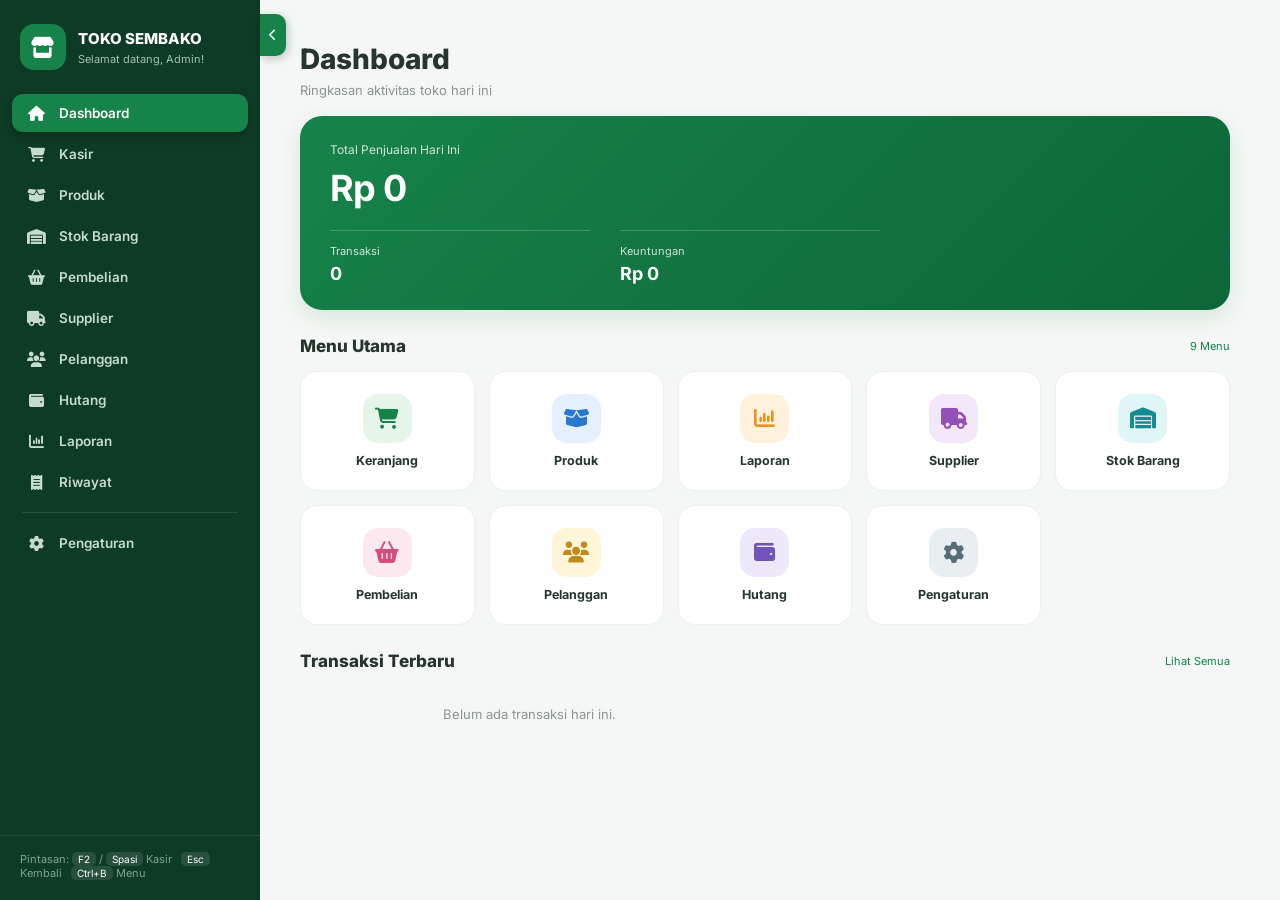
<file: offline-desktop/index.html>
<!DOCTYPE html>
<html lang="id">
<head>
<meta charset="UTF-8">
<meta name="viewport" content="width=device-width, initial-scale=1.0">
<meta name="theme-color" content="#0f2a3d">
<link rel="manifest" href="manifest.json">
<link rel="apple-touch-icon" href="apple-touch-icon.png">
<meta name="apple-mobile-web-app-capable" content="yes">
<meta name="mobile-web-app-capable" content="yes">
<meta name="apple-mobile-web-app-title" content="KASIR APPS">
<script>

if ('serviceWorker' in navigator) {
  navigator.serviceWorker.register('sw.js').catch(function () {});
}
</script>
<title>POS Toko Sembako - Versi Komputer (Offline)</title>

<link rel="stylesheet" href="assets/fonts/inter.css">
<link rel="stylesheet" href="assets/fa/all.min.css">

<style>
* {
  margin: 0;
  padding: 0;
  box-sizing: border-box;
  scrollbar-width: thin;
  scrollbar-color: #B9C8BE transparent;
}

*::-webkit-scrollbar {
  width: 4px;
  height: 4px;
}

*::-webkit-scrollbar-track {
  background: transparent;
}

*::-webkit-scrollbar-thumb {
  background: #B9C8BE;
  border-radius: 4px;
}

body {
  font-family: 'Inter', sans-serif;
  background: #F4F7F5;
  color: #26352D;
}

.app {
  width: 100%;
  max-width: 480px;
  min-height: 100vh;
  margin: auto;
  background: #F8FAF9;
  padding-bottom: 90px;
}

/* HEADER */
.header {
  padding: 22px 20px;
  display: flex;
  align-items: center;
  gap: 12px;
}

.logo {
  width: 46px;
  height: 46px;
  background: #16834A;
  color: white;
  display: flex;
  align-items: center;
  justify-content: center;
  border-radius: 14px;
  font-size: 21px;
}

.brand {
  flex: 1;
}

.brand h3 {
  font-size: 15px;
  font-weight: 800;
}

.brand p {
  font-size: 11px;
  color: #89958E;
  margin-top: 4px;
}

.profile {
  width: 40px;
  height: 40px;
  background: #E5F5EA;
  color: #16834A;
  border-radius: 50%;
  display: grid;
  place-items: center;
  font-size: 20px;
}

/* CONTENT */
.content {
  padding: 0 20px;
}

.heading {
  margin: 8px 0 18px;
}

.heading h1 {
  font-size: 24px;
  font-weight: 800;
}

.heading p {
  font-size: 12px;
  color: #89958E;
  margin-top: 6px;
}

/* SUMMARY */
.summary {
  background: linear-gradient(135deg, #16834A, #0D6638);
  border-radius: 20px;
  padding: 20px;
  color: white;
  box-shadow: 0 8px 20px #16834A20;
}

.summary-label {
  font-size: 12px;
  opacity: .8;
}

.summary h2 {
  font-size: 27px;
  margin: 9px 0 20px;
  letter-spacing: -1px;
}

.summary-info {
  display: grid;
  grid-template-columns: 1fr 1fr;
  gap: 15px;
}

.info-item {
  border-top: 1px solid #ffffff35;
  padding-top: 13px;
}

.info-item small {
  display: block;
  opacity: .8;
  font-size: 11px;
  margin-bottom: 5px;
}

.info-item strong {
  font-size: 14px;
}

/* MENU */
.section-title {
  display: flex;
  align-items: center;
  justify-content: space-between;
  margin: 26px 0 15px;
}

.section-title h3 {
  font-size: 17px;
  font-weight: 800;
}

.section-title span {
  font-size: 11px;
  color: #16834A;
}

.menu-grid {
  display: grid;
  grid-template-columns: repeat(3, 1fr);
  gap: 12px;
}

.menu-card {
  background: white;
  min-height: 112px;
  border: 1px solid #EDF1EE;
  border-radius: 17px;
  display: flex;
  flex-direction: column;
  align-items: center;
  justify-content: center;
  gap: 10px;
  cursor: pointer;
  transition: .2s;
}

.menu-card:active {
  transform: scale(.94);
  background: #F1F8F3;
}

.menu-icon {
  width: 49px;
  height: 49px;
  display: grid;
  place-items: center;
  border-radius: 15px;
  font-size: 21px;
}

.menu-card span {
  font-size: 11px;
  font-weight: 700;
}

/* ICON COLORS */
.green { background:#E5F5EA; color:#16834A; }
.blue { background:#E5F0FF; color:#2878D0; }
.orange { background:#FFF1DC; color:#E69522; }
.purple { background:#F2E8FA; color:#9250B8; }
.cyan { background:#E0F5F5; color:#168B91; }
.pink { background:#FCE8EF; color:#D34E78; }
.yellow { background:#FFF5D9; color:#C18A19; }
.violet { background:#EDE8FA; color:#7253BB; }
.gray { background:#E9EFF1; color:#546E7A; }

/* TRANSACTIONS */
.transaction-list {
  display: flex;
  flex-direction: column;
  gap: 10px;
}

.transaction {
  background: white;
  padding: 13px;
  border-radius: 15px;
  display: flex;
  align-items: center;
  gap: 12px;
  border: 1px solid #EDF1EE;
}

.transaction-icon {
  width: 42px;
  height: 42px;
  background: #E5F5EA;
  color: #16834A;
  border-radius: 12px;
  display: grid;
  place-items: center;
}

.transaction-detail {
  flex: 1;
}

.transaction-detail strong {
  font-size: 12px;
  display: block;
}

.transaction-detail small {
  color: #99A39C;
  font-size: 10px;
  display: block;
  margin-top: 5px;
}

.price {
  color: #16834A;
  font-size: 12px;
  font-weight: 800;
}

/* BOTTOM NAVIGATION */
.bottom-nav {
  position: fixed;
  bottom: 0;
  left: 50%;
  transform: translateX(-50%);
  width: 100%;
  max-width: 480px;
  height: 72px;
  background: white;
  border-top: 1px solid #EDF1EE;
  display: flex;
  justify-content: space-around;
  align-items: center;
  z-index: 10;
  padding-bottom: env(safe-area-inset-bottom);
}

.nav-item {
  border: none;
  background: none;
  display: flex;
  flex-direction: column;
  align-items: center;
  gap: 5px;
  color: #A2ADA5;
  font-size: 10px;
  cursor: pointer;
}

.nav-item i {
  font-size: 19px;
}

.nav-item.active {
  color: #16834A;
  font-weight: 700;
}

.feature-modal {
  position: fixed;
  inset: 0;
  z-index: 20;
  display: none;
  align-items: flex-end;
  justify-content: center;
  background: #17251dcc;
}

.feature-modal.open { display: flex; }
.feature-modal.open:not(.cashier-mode) { align-items: stretch; background: #F8FAF9; }
.feature-modal.open:not(.cashier-mode) .feature-panel {
  width: 100%;
  max-width: 480px;
  height: 100vh;
  height: 100dvh;
  max-height: 100vh;
  max-height: 100dvh;
  padding: 20px 20px 0;
  border-radius: 0;
  display: flex;
  flex-direction: column;
  overflow: hidden;
  position: relative;
}
.feature-modal.open:not(.cashier-mode) .feature-header { flex: 0 0 auto; }
.feature-modal.open:not(.cashier-mode) #featureContent { min-height: 0; flex: 1; overflow-y: auto; margin-right: -20px; padding: 0 20px calc(92px + env(safe-area-inset-bottom)) 0; }
.feature-modal.open:not(.cashier-mode) .feature-bottom-nav {
  position: fixed;
  left: 50%;
  bottom: 0;
  transform: translateX(-50%);
  width: 100%;
  max-width: 480px;
  height: calc(72px + env(safe-area-inset-bottom));
  flex: 0 0 auto;
  margin: 0;
  padding-bottom: env(safe-area-inset-bottom);
  z-index: 21;
}
.feature-modal.cashier-mode {
  align-items: stretch;
  background: #F8FAF9;
}
.feature-modal.cashier-mode .feature-panel {
  height: 100vh;
  max-height: 100vh;
  padding: 0;
  border-radius: 0;
  overflow: hidden;
  display: flex;
  flex-direction: column;
}
.feature-modal.cashier-mode .feature-header { display: none; }
.feature-modal.cashier-mode .feature-bottom-nav { display: none; }
.feature-modal.cashier-mode #featureContent {
  min-height: 0;
  flex: 1;
  display: flex;
  flex-direction: column;
}

.feature-panel {
  width: 100%;
  max-width: 480px;
  max-height: 92vh;
  overflow-y: auto;
  padding: 20px;
  border-radius: 22px 22px 0 0;
  background: #F8FAF9;
}

.feature-header {
  display: flex;
  align-items: center;
  justify-content: space-between;
  margin-bottom: 18px;
}

.feature-header h2 { font-size: 20px; }
.feature-header { gap: 12px; }
.feature-close {
  width: 36px;
  height: 36px;
  border: 0;
  border-radius: 50%;
  background: #E9EFF1;
  color: #26352D;
  font-size: 18px;
  cursor: pointer;
}

.feature-form, .feature-card {
  padding: 15px;
  margin-bottom: 12px;
  border: 1px solid #EDF1EE;
  border-radius: 15px;
  background: white;
}

.feature-form { display: grid; gap: 10px; }
.feature-form > label { color: #53645A; font-size: 12px; font-weight: 700; margin-bottom: -6px; }
.feature-form h3, .feature-card h3 { font-size: 14px; margin-bottom: 4px; }
.feature-form input, .feature-form select, .feature-form textarea {
  width: 100%;
  min-height: 42px;
  padding: 10px 12px;
  border: 1px solid #DCE5DF;
  border-radius: 10px;
  background: white;
  color: #26352D;
  font: inherit;
  font-size: 13px;
}
.feature-form button, .feature-button {
  min-height: 42px;
  border: 0;
  border-radius: 10px;
  padding: 10px 14px;
  background: #16834A;
  color: white;
  font: inherit;
  font-size: 13px;
  font-weight: 700;
  cursor: pointer;
}
.feature-button.secondary { background: #E5F5EA; color: #16834A; }
.feature-button.danger { background: #FCE8EF; color: #B8335D; }
.feature-row { display: flex; align-items: center; gap: 10px; }
.feature-row > :first-child { flex: 1; }
.feature-card p { margin-top: 7px; color: #718078; font-size: 12px; line-height: 1.5; }
.feature-empty { padding: 20px; text-align: center; color: #89958E; font-size: 13px; }
.feature-total { padding: 15px; margin: 12px 0; border-radius: 13px; background: #E5F5EA; color: #16834A; font-weight: 800; }
.purchase-status { display: inline-block; margin-top: 8px; padding: 5px 9px; border-radius: 20px; background: #FFF1DC; color: #A66A10; font-size: 11px; font-weight: 700; }
.purchase-status.paid { background: #E5F5EA; color: #16834A; }
.purchase-details { margin-top: 10px; color: #718078; font-size: 12px; }
.purchase-details summary { color: #16834A; font-weight: 700; cursor: pointer; }
.purchase-actions { display: flex; flex-wrap: wrap; gap: 8px; margin-top: 10px; }
.purchase-actions button { min-height: 36px; padding: 8px 10px; font-size: 11px; }
.cashier-page-header {
  min-height: 58px;
  padding: 10px 16px;
  display: flex;
  align-items: center;
  justify-content: space-between;
  gap: 12px;
  color: white;
  background: #16834A;
  border-bottom: 3px solid #C8A64B;
}
  .cashier-page-header strong { font-size: 15px; font-weight: 800; cursor: pointer; }

.cashier-page-header span { font-size: 13px; white-space: nowrap; }
.cashier-page-content { flex: 1; min-height: 0; overflow-y: auto; margin-right: -12px; padding: 14px 12px 20px; }
.cashier-search { display: flex; gap: 8px; margin-bottom: 10px; }
.cashier-search input { flex: 1; min-width: 0; min-height: 54px; padding: 12px 14px; border: 1px solid #DCE5DF; border-radius: 13px; background: white; color: #26352D; font: inherit; font-size: 15px; }
.camera-button { width: 50px; min-width: 50px; border: 1px solid #DCE5DF; border-radius: 12px; background: white; color: #16834A; font-size: 18px; cursor: pointer; }
.cashier-results { display: grid; gap: 8px; margin-bottom: 10px; }
.cashier-product { width: 100%; text-align: left; border: 1px solid #EDF1EE; border-radius: 12px; padding: 12px; background: white; color: #26352D; cursor: pointer; }
.cashier-product strong, .cashier-product small { display: block; }
.cashier-product small { margin-top: 5px; color: #718078; }
.cashier-cart { display: grid; gap: 9px; }
.cashier-cart-item { padding: 13px; border: 1px solid #DCE5DF; border-left: 4px solid #C8A64B; border-radius: 14px; background: white; }
.cashier-item-top, .cashier-item-bottom { display: flex; align-items: center; justify-content: space-between; gap: 10px; }
.cashier-item-top strong { min-width: 0; overflow-wrap: anywhere; font-size: 14px; }
.cashier-remove { border: 0; background: transparent; color: #89958E; font-size: 16px; cursor: pointer; padding: 4px; }
.cashier-item-bottom { margin-top: 10px; }
.cashier-price-edit { display: inline-flex; align-items: center; gap: 8px; padding: 8px 10px; border: 1px dashed #B9C8BE; border-radius: 10px; background: #F4F7F5; color: #26352D; font-weight: 700; font-size: 12px; cursor: pointer; white-space: nowrap; }
.cashier-quantity { display: flex; align-items: center; gap: 8px; }
.cashier-quantity button { width: 38px; height: 38px; border: 1px solid #DCE5DF; border-radius: 11px; background: white; color: #16834A; font-size: 19px; cursor: pointer; }
.cashier-quantity strong { min-width: 16px; text-align: center; }
.cashier-line-total { text-align: right; font-size: 13px; font-weight: 800; white-space: nowrap; }
.cashier-empty { padding: 24px 12px; text-align: center; color: #89958E; font-size: 13px; }
.cashier-bottom { flex: 0 0 auto; padding: 10px 12px 0; background: #F8FAF9; border-top: 1px solid #E5EBE7; }
.cashier-bottom .cashier-bottom-nav {
  position: static;
  left: auto;
  bottom: auto;
  transform: none;
  width: calc(100% + 24px);
  max-width: none;
  height: 72px;
  margin: 8px -12px 0;
  padding-bottom: env(safe-area-inset-bottom);
  border-radius: 0;
}
.cashier-total { display: flex; align-items: center; justify-content: space-between; gap: 12px; padding: 12px 14px; border-radius: 15px; background: #16834A; color: white; box-shadow: 0 5px 16px #16834A26; }
.cashier-total small { display: block; margin-bottom: 4px; opacity: .82; font-size: 11px; }
.cashier-total strong { font-size: 19px; }
.cashier-pay { width: auto; min-width: 104px; background: #C8A64B; color: #26352D; }
.cashier-pay:disabled { opacity: .55; cursor: not-allowed; }
.cashier-nav { min-height: 56px; display: flex; justify-content: space-around; align-items: center; margin-top: 8px; background: white; border: 1px solid #EDF1EE; border-radius: 13px; }
.cashier-nav button { border: 0; background: none; color: #89958E; display: grid; justify-items: center; gap: 3px; font-size: 10px; cursor: pointer; }
.cashier-nav button i { font-size: 17px; }
.cashier-nav button.active { color: #16834A; font-weight: 700; }
.product-tools { display: grid; gap: 9px; margin-bottom: 12px; }
.product-tools input, .product-tools select { width: 100%; min-height: 48px; padding: 11px 13px; border: 1px solid #DCE5DF; border-radius: 12px; background: white; color: #26352D; font: inherit; font-size: 13px; }
.product-sort-label { margin-top: 2px; color: #718078; font-size: 12px; font-weight: 700; }
.product-hint { color: #89958E; font-size: 11px; }
.report-filters { grid-template-columns: repeat(2, minmax(0, 1fr)); gap: 7px 9px; }
.report-filters .product-sort-label:first-child,
.report-filters #reportPeriod { grid-column: 1 / -1; }
.report-filters .product-sort-label { margin-top: 0; }
.report-filters input,
.report-filters select { min-width: 0; min-height: 42px; padding: 9px 10px; }
.report-chart { min-height: 150px; display: flex; align-items: stretch; gap: 6px; overflow-x: auto; padding: 12px 2px 0; }
.report-chart-day { min-width: 35px; flex: 1; display: flex; flex-direction: column; align-items: center; justify-content: flex-end; gap: 7px; color: #89958E; font-size: 9px; }
.report-chart-bars { width: 100%; height: 118px; display: flex; align-items: flex-end; justify-content: center; gap: 3px; border-bottom: 1px solid #DCE5DF; }
.report-bar { width: 9px; min-height: 3px; border-radius: 5px 5px 0 0; }
.sales-bar { background: #16834A; }
.profit-bar { background: #C8A64B; }
.report-legend { display: flex; flex-wrap: wrap; gap: 8px 14px; color: #718078; font-size: 11px; }
.report-scale-note { margin-top: 6px; color: #89958E; font-size: 10px; line-height: 1.4; }
.report-legend span:first-child { color: #16834A; }
.report-legend span:last-child { color: #A7832F; }
.low-stock-item { display: flex; justify-content: space-between; gap: 10px; padding: 9px 0; border-bottom: 1px solid #EDF1EE; }
.low-stock-item:last-child { border-bottom: 0; }
.low-stock-item span { color: #B8335D; font-weight: 700; white-space: nowrap; }
 .product-transfer { max-width: 900px; }
.product-transfer .product-import-form { max-width: none; padding: 0; margin: 12px 0 0; border: 0; }
.product-list { display: grid; gap: 9px; padding-bottom: 75px; }
.product-list-item { min-height: 72px; display: flex; align-items: center; gap: 12px; padding: 12px; border: 1px solid #EDF1EE; border-radius: 14px; background: white; touch-action: manipulation; user-select: none; -webkit-user-select: none; }
.product-list-icon { width: 44px; height: 44px; flex: 0 0 44px; display: grid; place-items: center; border-radius: 12px; background: #E5F5EA; color: #16834A; }
.product-list-detail { min-width: 0; flex: 1; }
.product-list-detail strong, .product-list-detail small { display: block; overflow-wrap: anywhere; }
.product-list-detail strong { font-size: 13px; }
.product-list-detail small { margin-top: 5px; color: #718078; font-size: 11px; }
.product-list-arrow { color: #A2ADA5; font-size: 12px; }
.product-add-button { position: fixed; z-index: 22; right: max(20px, calc((100vw - 440px) / 2)); bottom: max(92px, calc(72px + env(safe-area-inset-bottom))); width: 56px; height: 56px; border: 0; border-radius: 50%; background: #16834A; color: white; box-shadow: 0 6px 18px #16834A55; font-size: 21px; cursor: pointer; }
@media (min-width: 600px) {
  .feature-modal.cashier-mode { align-items: center; }
  .feature-modal.cashier-mode .feature-panel { height: min(900px, 94vh); max-height: 94vh; border-radius: 22px; }
}
.payment-overlay { position: fixed; inset: 0; z-index: 30; display: flex; align-items: center; justify-content: center; padding: 20px; background: #17251dcc; }
.payment-box { width: 100%; max-width: 440px; padding: 20px; border-radius: 20px; background: #F8FAF9; box-shadow: 0 12px 40px #0003; }
.payment-box h3 { margin-bottom: 14px; }
.payment-change { padding: 12px 14px; border-radius: 12px; background: #E5F5EA; color: #16834A; font-size: 13px; font-weight: 700; }
.payment-change strong { display: block; margin-top: 4px; font-size: 18px; }
.payment-quick-amounts { display: grid; grid-template-columns: repeat(3, minmax(0, 1fr)); gap: 8px; }
.payment-quick-amounts button { min-width: 0; padding: 10px 6px; font-size: 12px; }
.payment-quick-amounts button.selected { background: #16834A; color: white; box-shadow: 0 0 0 2px #16834A30; }
.payment-success { text-align: center; padding: 12px 4px 4px; }
.payment-success-icon { color: #16834A; font-size: 58px; margin: 8px 0 14px; }
.payment-success h3 { margin-bottom: 8px; font-size: 22px; }
.payment-success p { color: #718078; font-size: 13px; }
.payment-success-actions { display: grid; grid-template-columns: 1fr 1fr; gap: 10px; margin-top: 20px; }
.receipt-print { display: none; }
@page { size: 58mm auto; margin: 0; }
@media print {
  body.printing-receipt { width: 58mm !important; min-width: 0 !important; margin: 0 !important; padding: 0 !important; }
  body.printing-receipt * { visibility: hidden !important; }
  body.printing-receipt #receiptPrint,
  body.printing-receipt #receiptPrint * { visibility: visible !important; }
  body.printing-receipt #receiptPrint {
    display: block !important;
    position: absolute;
    left: 0;
    top: 0;
    width: 58mm;
    max-width: 58mm;
    padding: 2mm;
    box-sizing: border-box;
    color: #111;
    background: white;
    font: 10px Arial, sans-serif;
    overflow-wrap: anywhere;
  }
  #receiptPrint h2 { font-size: 14px; }
  #receiptPrint h2, #receiptPrint p { margin: 0 0 6px; }
  #receiptPrint .receipt-header { text-align: center; }
  #receiptPrint .receipt-header h2 { margin-bottom: 4px; }
  #receiptPrint .receipt-line { display: flex; justify-content: space-between; align-items: flex-start; gap: 4px; margin: 5px 0; }
  #receiptPrint .receipt-line span, #receiptPrint .receipt-line strong { min-width: 0; overflow-wrap: anywhere; }
  #receiptPrint .receipt-divider { border-top: 1px dashed #555; margin: 8px 0; }
}
.scanner-video { width: 100%; border-radius: 14px; background: #17251d; }
.camera-overlay { position: fixed; inset: 0; z-index: 40; display: flex; align-items: center; justify-content: center; padding: 20px; background: #17251dcc; }
.camera-box { width: 100%; max-width: 440px; padding: 18px; border-radius: 20px; background: #F8FAF9; }
 .camera-box p { margin: 10px 0; color: #718078; font-size: 13px; }
 .history-transaction { cursor: pointer; }
.history-transaction:focus-visible { outline: 3px solid #16834A55; outline-offset: 2px; }
.history-detail-box { max-height: min(88vh, 720px); overflow-y: auto; padding: 26px 24px 22px; background: #fff; border-radius: 14px; }
.history-receipt { max-width: 430px; margin: 0 auto; color: #26352D; }
.history-receipt-header { text-align: center; padding-bottom: 14px; border-bottom: 1px dashed #C8D4CC; }
.history-receipt-header h2 { margin: 0 0 5px; color: #0E3B25; font-size: 20px; font-weight: 900; }
.history-receipt-header p { margin: 3px 0; color: #718078; font-size: 12px; line-height: 1.45; }
.history-receipt-date { padding: 12px 0; border-bottom: 1px dashed #C8D4CC; color: #718078; text-align: center; font: 12px 'Cascadia Mono','Consolas',monospace; }
.history-detail-items { display: grid; gap: 10px; max-height: 34vh; overflow-y: auto; margin: 12px 0; padding: 4px 0 13px; border-bottom: 1px dashed #C8D4CC; }
.history-detail-item { display: flex; justify-content: space-between; align-items: flex-start; gap: 12px; font-size: 13px; }
.history-detail-item > span { min-width: 0; }
.history-detail-item strong { overflow-wrap: anywhere; }
.history-detail-item small { display: block; margin-top: 4px; color: #718078; }
.history-receipt-summary { display: grid; gap: 9px; }
.history-receipt-row { display: flex; justify-content: space-between; gap: 12px; font-size: 14px; }
.history-receipt-row strong { text-align: right; }
.history-receipt-row.grand { margin-top: 2px; font-size: 16px; font-weight: 800; }
.history-receipt-actions { display: grid; grid-template-columns: 1fr 1.5fr; gap: 9px; margin-top: 20px; }
.history-receipt-actions .feature-button { min-height: 48px; }
.history-receipt-actions .history-edit-button { grid-column: 1 / -1; background: #FFF1DC; color: #A66A10; }
.history-receipt-actions .history-delete-button { grid-column: 1 / -1; background: #FCE8EF; color: #B8335D; }
.product-limit-overlay { position: fixed; inset: 0; z-index: 50; display: flex; align-items: center; justify-content: center; padding: 18px; background: #17251dcc; }
.product-limit-box { position: relative; width: 100%; max-width: 420px; padding: 24px 20px 20px; border-radius: 22px; background: #F8FAF9; box-shadow: 0 12px 40px #0003; text-align: center; }
.product-limit-close { position: absolute; top: 14px; right: 14px; }
.product-limit-icon { width: 58px; height: 58px; display: grid; place-items: center; margin: 0 auto 14px; border-radius: 18px; background: #FFF1DC; color: #E69522; font-size: 25px; }
.product-limit-box h2 { padding: 0 22px; font-size: 19px; }
.product-limit-box > p { margin: 10px 0 18px; color: #718078; font-size: 13px; line-height: 1.55; }
.whatsapp-activation { display: flex; align-items: center; justify-content: center; gap: 8px; width: 100%; min-height: 46px; background: #16834A; color: white; text-decoration: none; }


@media (min-width: 600px) {
  .feature-modal { align-items: center; }
  .feature-panel { border-radius: 22px; }

  body {
    padding: 20px 0;
  }

  .app {
    border-radius: 24px;
    overflow: hidden;
    box-shadow: 0 10px 50px #00000012;
  }

  .bottom-nav {
    bottom: 20px;
    border-radius: 0 0 24px 24px;
  }
}

/* AKUN */
.akun-banner{display:flex;align-items:flex-start;gap:12px;background:#E5F5EA;border:1px solid #CFE9D9;border-radius:16px;padding:13px 14px;margin:0 0 16px}
.akun-banner[hidden]{display:none}
.akun-banner > i{color:#16834A;font-size:18px;margin-top:2px}
.akun-banner > div{flex:1;min-width:0}
.akun-banner strong{display:block;font-size:13px;color:#0D6638}
.akun-banner p{font-size:12px;color:#3d5a49;margin-top:3px;line-height:1.45}
.akun-banner .aksi{display:flex;gap:8px;margin-top:10px}
.akun-banner .aksi button{border:0;border-radius:10px;font:inherit;font-size:12px;font-weight:700;padding:8px 12px;cursor:pointer}
.akun-banner .masuk{background:#16834A;color:#fff}
.akun-banner .nanti{background:transparent;color:#0D6638}
.akun-row{display:flex;align-items:center;gap:12px;margin:12px 0 4px}
.akun-row > div{min-width:0}
.akun-row img,.akun-avatar{width:40px;height:40px;border-radius:50%;background:#E5F5EA;color:#16834A;display:grid;place-items:center;object-fit:cover;flex:none}
.akun-row strong{display:block;font-size:13px}
.akun-row small{display:block;font-size:11px;color:#89958E;overflow:hidden;text-overflow:ellipsis;white-space:nowrap}

/* ===== LENCANA "1" DI PROFIL (ajakan login) ===== */
.side-item, .nav-item { position: relative; }
.notif-badge { position: absolute; top: 50%; right: 14px; transform: translateY(-50%); min-width: 20px; height: 20px; padding: 0 6px; border-radius: 10px; background: #E5484D; color: #fff; font-size: 11px; font-weight: 800; line-height: 20px; text-align: center; box-shadow: 0 0 0 2px #0E3B25; animation: badge-pulse 2s ease-in-out infinite; }
.nav-item .notif-badge { top: 4px; right: calc(50% - 22px); transform: none; box-shadow: 0 0 0 2px #fff; }
.profile .notif-badge { top: -4px; right: -4px; transform: none; box-shadow: 0 0 0 2px #fff; }
.profile { position: relative; }
@keyframes badge-pulse { 0%, 100% { opacity: 1; } 50% { opacity: .65; } }
@media (prefers-reduced-motion: reduce) { .notif-badge { animation: none; } }
@media (max-width: 900px) { .side-item .notif-badge { top: 6px; right: calc(50% - 22px); transform: none; } }
.akun-card.belum { border: 1px solid #F2C14E; background: #FFFBEF; }

/* ===== HUTANG: tampilan rapi ===== */
#featureContent .debt-form, .debt-summary, .debt-list-head, .debt-hint, .debt-card { max-width: 760px; }
.debt-summary { display: grid; grid-template-columns: 1fr 1fr; gap: 12px; margin-bottom: 12px; }
.debt-summary > div { padding: 14px 18px; border-radius: 14px; background: #E5F5EA; }
.debt-summary small { display: block; color: #4C6B58; font-size: 11.5px; font-weight: 700; }
.debt-summary strong { display: block; margin-top: 4px; color: #0D6638; font-size: 20px; }
.debt-form-row { display: grid; grid-template-columns: minmax(0, 1fr) minmax(0, 200px) auto; gap: 10px; }
.debt-list-head { display: flex; align-items: center; justify-content: space-between; gap: 10px; margin: 20px 0 4px; }
.debt-list-head h3 { font-size: 15px; }
.debt-transfer { display: flex; gap: 8px; }
.debt-transfer .feature-button { min-height: 36px; padding: 0 12px; font-size: 12px; }
.debt-hint { margin: 0 0 10px; color: #89958E; font-size: 11.5px; line-height: 1.45; }
.debt-card { padding: 16px 18px; }
.debt-main { display: flex; align-items: center; justify-content: space-between; gap: 12px; }
.debt-info { min-width: 0; }
.debt-info h3 { margin: 0; font-size: 15px; overflow-wrap: anywhere; }
.debt-info small { display: block; margin-top: 3px; color: #718078; font-size: 12px; }
.debt-remaining { flex: none; text-align: right; }
.debt-remaining small { display: block; color: #89958E; font-size: 11px; }
.debt-remaining strong { display: block; color: #B35A00; font-size: 17px; }
.debt-remaining.paid strong { color: #16834A; }
.debt-remaining .purchase-status { margin-top: 6px; }
.debt-pay { display: flex; gap: 8px; margin-top: 12px; padding-top: 12px; border-top: 1px solid #EDF1EE; }
.debt-pay input { flex: 1; min-width: 0; min-height: 42px; padding: 10px 12px; border: 1px solid #DCE5DF; border-radius: 10px; background: white; color: #26352D; font: inherit; font-size: 13px; }
@media (max-width: 560px) {
  .debt-form-row { grid-template-columns: 1fr; }
  .debt-summary strong { font-size: 17px; }
}

/* ===== PELANGGAN / SUPPLIER / PEMBELIAN / PENGATURAN: tampilan rapi ===== */
#featureContent .tidy-form, .tidy-summary, .tidy-head, .tidy-hint, .tidy-contact, .tidy-purchase, .tidy-request { max-width: 760px; }
.tidy-summary { display: grid; grid-template-columns: repeat(3, minmax(0, 1fr)); gap: 12px; margin-bottom: 12px; }
.tidy-summary > div { padding: 14px 18px; border-radius: 14px; background: #E5F5EA; }
.tidy-summary small { display: block; color: #4C6B58; font-size: 11.5px; font-weight: 700; }
.tidy-summary strong { display: block; margin-top: 4px; color: #0D6638; font-size: 18px; overflow-wrap: anywhere; }
.tidy-form-row { display: grid; grid-template-columns: minmax(0, 1fr) minmax(0, 1fr) auto; gap: 10px; }
.tidy-two { display: grid; grid-template-columns: 1fr 1fr; gap: 10px; }
.tidy-pay-row { display: grid; grid-template-columns: minmax(0, 220px) minmax(0, 1fr); gap: 10px; }
.tidy-head { display: flex; align-items: center; justify-content: space-between; gap: 10px; margin: 20px 0 8px; }
.tidy-head h3 { font-size: 15px; }
.tidy-transfer { display: flex; gap: 8px; }
.tidy-transfer .feature-button { min-height: 36px; padding: 0 12px; font-size: 12px; }
.tidy-hint { margin: 0 0 10px; color: #89958E; font-size: 11.5px; line-height: 1.45; }
.tidy-contact { display: flex; align-items: center; gap: 12px; padding: 12px 16px; margin-bottom: 10px; }
.tidy-avatar { flex: none; width: 40px; height: 40px; display: grid; place-items: center; border-radius: 50%; background: #E5F5EA; color: #16834A; font-size: 16px; }
.tidy-info { flex: 1; min-width: 0; }
.tidy-info h3 { margin: 0; font-size: 14.5px; overflow-wrap: anywhere; }
.tidy-info small { display: block; margin-top: 2px; color: #718078; font-size: 12px; }
.tidy-contact .feature-button { flex: none; min-height: 36px; padding: 0 14px; font-size: 12px; }
.tidy-purchase { padding: 16px 18px; }
.tidy-main { display: flex; align-items: center; justify-content: space-between; gap: 12px; }
.tidy-right { flex: none; text-align: right; }
.tidy-right strong { display: block; color: #26352D; font-size: 16px; }
.tidy-right .purchase-status { margin-top: 6px; }
.tidy-purchase .purchase-details { margin-top: 12px; padding-top: 10px; border-top: 1px solid #EDF1EE; }
.tidy-item { display: grid; gap: 9px; margin: 0 0 10px; padding: 12px; background: #F8FAF9; }
.tidy-item .tidy-item-del { justify-self: end; min-height: 34px; padding: 0 12px; font-size: 12px; }
a.tidy-wa { display: flex; align-items: center; justify-content: center; gap: 8px; margin-top: 12px; text-decoration: none; }
@media (max-width: 560px) {
  .tidy-form-row, .tidy-two, .tidy-pay-row { grid-template-columns: 1fr; }
  .tidy-summary { grid-template-columns: 1fr 1fr; }
  .tidy-summary strong { font-size: 16px; }
}

/* ===== PROFIL & PENGATURAN ===== */
.tidy-field label { display: block; margin-bottom: 6px; color: #53645A; font-size: 12px; font-weight: 700; }

/* ===== VERSI KOMPUTER ===== */
:root { --side-w: 260px; --side-open: 260px; }
html { scrollbar-gutter: stable; overflow-x: hidden; }
body { padding: 0 !important; background: #F4F7F5; overflow-x: hidden; }
.sidebar { position: fixed; z-index: 25; top: 0; left: 0; bottom: 0; width: var(--side-open); display: flex; flex-direction: column; background: #0E3B25; color: #fff; overflow-y: auto; transition: transform .25s ease, visibility 0s; }
.sidebar .header { padding: 24px 20px 18px; }
.sidebar .brand h3 { font-size: 15px; color: #fff; }
.sidebar .brand p { color: #9FC4AE; }
.sidebar .profile { display: none; }
.side-nav { display: grid; gap: 3px; padding: 6px 12px; flex: 1; align-content: start; }
.side-item { display: flex; align-items: center; gap: 13px; width: 100%; padding: 11px 14px; border: 0; border-radius: 11px; background: transparent; color: #C5DBCE; font: inherit; font-size: 13.5px; font-weight: 600; text-align: left; cursor: pointer; transition: background .15s, color .15s; }
.side-item i { width: 20px; text-align: center; font-size: 15px; }
.side-item:hover { background: #ffffff14; color: #fff; }
.side-item.active { background: #16834A; color: #fff; box-shadow: 0 4px 12px #0003; }
.side-nav { overflow-y: auto; overflow-x: hidden; min-height: 0; }
.side-sep { height: 1px; margin: 8px 10px; background: #ffffff1c; }
.side-foot { padding: 16px 20px 20px; color: #7FA48D; font-size: 11px; border-top: 1px solid #ffffff18; }
.side-foot kbd { padding: 1px 6px; border-radius: 5px; background: #ffffff1c; color: #fff; font: inherit; font-size: 10px; }

.app { width: calc(100% - var(--side-w)); max-width: none; margin: 0 0 0 var(--side-w); padding-bottom: 40px; border-radius: 0 !important; box-shadow: none !important; background: #F4F7F5; overflow: visible !important; }
.content { max-width: 1100px; margin: 0 auto; padding: 34px 40px; }
.heading h1 { font-size: 28px; }
.heading p { font-size: 13px; }
.summary { padding: 26px 30px; border-radius: 22px; }
.summary h2 { font-size: 36px; }
.summary-info { grid-template-columns: repeat(2, minmax(0, 260px)); gap: 30px; }
.info-item strong { font-size: 18px; }
.menu-grid { grid-template-columns: repeat(auto-fill, minmax(150px, 1fr)); gap: 14px; }
.menu-card { min-height: 120px; }
.menu-card:hover { border-color: #16834A55; box-shadow: 0 6px 18px #16834A14; transform: translateY(-2px); }
.menu-card span { font-size: 12.5px; }
.transaction-list { display: grid; grid-template-columns: repeat(auto-fill, minmax(320px, 1fr)); gap: 12px; }
.transaction-detail strong { font-size: 13px; }
.section-title span[onclick]:hover { text-decoration: underline; }
.akun-banner { max-width: 640px; }
.bottom-nav, .feature-bottom-nav, .cashier-bottom-nav, .feature-modal .bottom-nav { display: none !important; }

/* modal fitur -> area konten di kanan sidebar */
.feature-modal { left: var(--side-w) !important; }
.feature-modal.open { display: flex; background: #F4F7F5 !important; align-items: stretch !important; }
.feature-modal.open:not(.cashier-mode) .feature-panel { max-width: 1040px !important; width: 100%; margin: 0 auto; padding: 32px 40px 0 !important; background: transparent; }
.feature-modal.open:not(.cashier-mode) #featureContent { margin-right: 0 !important; padding: 0 0 40px 0 !important; }
.feature-header h2 { font-size: 26px; }
.feature-close { width: 40px; height: 40px; transition: background .15s; }
.feature-close:hover { background: #D7E3DA; }
.feature-panel { max-height: none; }
.feature-card, .feature-form { padding: 20px; border-radius: 16px; }
.feature-form { max-width: 560px; }
.payment-overlay .feature-form, .product-limit-box .feature-form, .feature-card .feature-form { max-width: none; }
.product-tools { grid-template-columns: 1fr 220px auto; align-items: end; max-width: 900px; }
.product-tools .product-sort-label, .product-tools .product-hint { grid-column: 1 / -1; }
.product-tools .product-sort-label { display: none; }
.product-list { grid-template-columns: repeat(2, minmax(0, 1fr)); padding-bottom: 90px; }
.product-list-item { cursor: pointer; }
.product-list-item:hover { border-color: #16834A55; background: #FBFDFC; }
.product-add-button { right: 44px !important; bottom: 36px !important; width: 60px; height: 60px; }
.product-add-button:hover { background: #0D6638; }
#stockList, #featureContent > .feature-card { max-width: 760px; }
.akses-kartu button { min-width: 78px; }
#emptyStockSetting, #printMode { display: block; width: 100%; min-height: 42px; margin-top: 10px; padding: 10px 12px; border: 1px solid #DCE5DF; border-radius: 10px; background: #fff; color: #26352D; font: inherit; font-size: 13px; }
#stockList { display: grid; grid-template-columns: repeat(2, minmax(0, 1fr)); gap: 12px; max-width: none; }
#stockList .feature-card { margin-bottom: 0; }
.report-filters { grid-template-columns: repeat(auto-fit, minmax(160px, 1fr)); max-width: 760px; }
.report-chart { min-height: 220px; }
.report-chart-bars { height: 180px; }
.report-bar { width: 14px; }
.low-stock-item:hover { background: #FBFDFC; }
.history-transaction { cursor: pointer; }

/* kasir */
.feature-modal.cashier-mode { align-items: stretch !important; }
.feature-modal.cashier-mode .feature-panel { height: 100vh !important; max-height: 100vh !important; width: 100%; max-width: 1040px; margin: 0 auto; border-radius: 0 !important; background: #F8FAF9; box-shadow: 0 0 40px #0000000d; }
.cashier-page-header { min-height: 66px; padding: 12px 28px; }
.cashier-page-header strong { font-size: 18px; }
.cashier-page-content { margin-right: 0; padding: 22px 28px 24px; }
.cashier-search input { min-height: 58px; font-size: 16px; }
.camera-button { width: 58px; min-width: 58px; }
.cashier-results { grid-template-columns: repeat(2, minmax(0, 1fr)); }
.cashier-product:hover { border-color: #16834A66; background: #F1F8F3; }
.cashier-cart-item { padding: 14px 18px; }
.cashier-item-bottom { display: grid; grid-template-columns: auto 1fr auto; gap: 18px; }
.cashier-quantity { justify-content: center; }
.cashier-bottom { padding: 14px 28px; }
.cashier-total { padding: 16px 22px; }
.cashier-total strong { font-size: 26px; }
.cashier-pay { min-width: 160px; min-height: 52px; font-size: 15px; }
.payment-box { max-width: 480px; }

/* kasir: layout keranjang meniru index (tabel kiri, panel kanan) */
.feature-modal.cashier-mode .feature-panel { max-width: 1280px; }
.cashier-grid { display: grid; grid-template-columns: 1.5fr 1fr; gap: 18px; align-items: stretch; }
.cashier-tablewrap { display: flex; flex-direction: column; min-height: 0; max-height: calc(100vh - 66px - 46px); background: white; border-left: 5px solid #C8A64B; border-radius: 12px; box-shadow: 0 8px 22px #16834A24; overflow: hidden; }
.cashier-title-bar { display: flex; align-items: center; justify-content: space-between; padding: 14px 18px; color: white; background: linear-gradient(135deg, #1C9A57, #0F6B3A); border-bottom: 2px solid #C8A64B; }
.cashier-title-bar .ctb-label { display: flex; align-items: center; gap: 8px; font-size: 14px; font-weight: 800; letter-spacing: .02em; }
.cashier-title-bar .ctb-count { font-size: 11.5px; font-weight: 700; padding: 3px 10px; border-radius: 20px; background: #ffffff24; }
.cashier-table-scroll { flex: 1; min-height: 0; overflow: auto; }
.cashier-table { width: 100%; table-layout: fixed; border-collapse: collapse; font-size: 15px; }
.cashier-table thead th { position: sticky; top: 0; z-index: 2; padding: 10px; text-align: left; white-space: nowrap; background: #F4F7F5; color: #5E6E65; font-size: 11px; font-weight: 700; letter-spacing: .03em; text-transform: uppercase; box-shadow: 0 1px 0 #DCE5DF; }
.cashier-table .th-price { width: 150px; }
.cashier-table .th-qty { width: 116px; }
.cashier-table .th-unit { width: 96px; text-align: center; }
.cart-unit-select { max-width: 90px; padding: 3px 6px; border: 1px solid #D9E2DD; border-radius: 6px; background: #fff; color: #2F3B34; font-size: 13px; font-weight: 700; text-transform: lowercase; cursor: pointer; }
/* ===== Form tambah / edit produk ===== */
.feature-form.product-form { max-width: 720px; gap: 16px; }
.product-form .pf-head h3 { margin: 0; font-size: 20px; color: #26352D; }
.product-form .pf-sub { margin: 4px 0 0; color: #718078; font-size: 13px; }
.product-form .pf-grid { display: grid; grid-template-columns: repeat(2, minmax(0, 1fr)); gap: 14px 16px; }
.product-form .pf-field { display: grid; gap: 6px; align-content: start; min-width: 0; }
.product-form .pf-wide { grid-column: 1 / -1; }
.product-form .pf-field > label { color: #3D4F44; font-size: 13px; font-weight: 700; }
.product-form .pf-req { color: #B8335D; }
.product-form .pf-opt { color: #89958E; font-weight: 600; font-size: 12px; }
.product-form .pf-help { color: #89958E; font-size: 12px; line-height: 1.4; }
.product-form input:focus, .product-form select:focus { outline: none; border-color: #16834A; box-shadow: 0 0 0 3px rgba(22, 131, 74, .15); }
.product-form .pf-units { display: grid; gap: 12px; padding: 16px; border: 1px dashed #BFD6C7; border-radius: 14px; background: #F8FBF9; }
.product-form .pf-units-head { display: flex; align-items: flex-start; justify-content: space-between; gap: 12px; }
.product-form .pf-units-head strong { display: block; color: #26352D; font-size: 14px; }
.product-form .pf-units-head small { display: block; margin-top: 3px; color: #718078; font-size: 12px; line-height: 1.45; }
.product-form .pf-units-head .feature-button { flex: none; min-height: 36px; padding: 0 12px; font-size: 12.5px; white-space: nowrap; }
.product-form #productUnitRows { display: grid; gap: 10px; }
.product-form #productUnitRows:empty::before { content: 'Belum ada satuan lain. Klik "Tambah satuan" kalau barang ini juga dijual per dus, pak, atau satuan lain.'; padding: 4px 0; color: #89958E; font-size: 12.5px; line-height: 1.5; }
.pu-row { display: grid; grid-template-columns: minmax(0, 1.1fr) minmax(0, .8fr) minmax(0, 1.2fr) minmax(0, 1.2fr) 38px; gap: 8px; align-items: end; padding: 10px; border: 1px solid #E3ECE6; border-radius: 12px; background: #fff; }
.pu-cell { display: grid; gap: 4px; min-width: 0; }
.pu-cell > span { color: #718078; font-size: 11.5px; font-weight: 700; }
.pu-row input { min-width: 0; margin: 0; }
.product-form .purchase-unit-select { width: 100%; margin-top: 6px; padding: 8px 10px; border: 1px solid #D9E2DD; border-radius: 10px; background: #fff; color: #26352D; font: inherit; font-weight: 700; }
.stock-input-row { display: flex; gap: 8px; align-items: stretch; }
.stock-input-row input { flex: 1 1 auto; min-width: 0; }
.stock-unit-select { flex: 0 0 auto; max-width: 42%; padding: 0 10px; border: 1px solid #D9E2DD; border-radius: 10px; background: #fff; color: #26352D; font: inherit; font-weight: 700; }
.pu-remove { width: 38px; min-height: 42px; height: 42px; padding: 0; border: 0; border-radius: 10px; background: #FCE8EF; color: #B8335D; cursor: pointer; font-size: 14px; }
.product-form .pu-remove:hover { background: #F8D4E1; }
.pu-remove-text { display: none; font-size: 12.5px; font-weight: 700; }
.pu-preview { grid-column: 1 / -1; min-height: 16px; color: #16834A; font-size: 12px; font-weight: 600; }
.pu-preview:empty { display: none; }
.product-form .pf-actions { position: sticky; bottom: 0; z-index: 2; display: grid; grid-template-columns: 1fr auto; gap: 10px; margin: 0 -20px -20px; padding: 14px 20px; border-top: 1px solid #EDF1EE; border-radius: 0 0 16px 16px; background: rgba(255, 255, 255, .96); }
.product-form .pf-actions .feature-button { min-width: 110px; }
.product-form .pf-delete { justify-self: start; min-height: 36px; padding: 0 12px; border: 0; background: transparent; color: #B8335D; font-size: 12.5px; font-weight: 700; cursor: pointer; }
.product-form .pf-delete:hover { background: #FCE8EF; border-radius: 8px; }
@media (min-width: 561px) { .pu-row:not(:first-child) .pu-cell > span { display: none; } }
@media (max-width: 560px) {
  .product-form .pf-grid { grid-template-columns: 1fr; }
  .pu-row { grid-template-columns: minmax(0, 1fr) minmax(0, 1fr); }
  .product-form .pu-remove { grid-column: 1 / -1; width: 100%; min-height: 36px; height: 36px; }
  .pu-remove-text { display: inline; }
  .product-form .pf-units-head { flex-direction: column; }
  .product-form .pf-units-head .feature-button { width: 100%; }
  .product-form .pf-actions { margin: 0 -20px -20px; }
}
.cashier-table .th-total { width: 120px; text-align: right; }
.cashier-table .th-del { width: 44px; }
.cashier-table td { padding: 10px; border-bottom: 1px solid #E5EBE7; vertical-align: middle; color: #26352D; }
.cashier-table tbody tr:last-child td { border-bottom: none; }
.cashier-table tbody tr:hover { background: #F4F7F5; }
.cashier-table .ct-name { font-size: 16px; font-weight: 700; overflow-wrap: anywhere; }
.cashier-table .cashier-price-edit { padding: 4px 6px; margin: -4px -6px; border: 1px dashed transparent; border-radius: 5px; background: none; font: inherit; font-size: 15px; font-weight: 700; color: #26352D; cursor: pointer; white-space: nowrap; }
.cashier-table .cashier-price-edit:hover { border-color: #16834A; background: #E8F4EC; color: #0F6B3A; }
.cashier-table .cashier-price-edit i { font-size: 10.5px; color: #89958E; }
.cashier-table .cashier-quantity { gap: 6px; justify-content: flex-start; }
.cashier-table .cashier-quantity button { width: 28px; height: 28px; border-radius: 6px; font-size: 17px; line-height: 1; background: #F4F7F5; }
.cashier-table .cashier-quantity strong { min-width: 22px; font-size: 16px; }
.cashier-table .ct-unit { text-align: center; }
.cashier-table .unit-tag { display: inline-block; padding: 2px 8px; border-radius: 4px; background: #F4F7F5; color: #718078; font-size: 13px; font-weight: 700; text-transform: lowercase; }
.cashier-table .ct-total { text-align: right; font-size: 16px; font-weight: 800; }
.cashier-table .cashier-remove { font-size: 17px; padding: 6px 8px; }
.cashier-table .cashier-remove:hover { color: #C0392B; }
.cashier-table .cashier-empty { padding: 26px 10px; }
.cashier-side { display: grid; gap: 14px; }
.cashier-panel { padding: 14px; background: white; border: 1px solid #E5EBE7; border-radius: 12px; box-shadow: 0 4px 14px #16834A12; }
.cashier-panel .cashier-label { display: block; margin-bottom: 6px; color: #5E6E65; font-size: 11px; font-weight: 700; letter-spacing: .04em; text-transform: uppercase; }
.cashier-panel .cashier-search { margin-bottom: 0; }
.cashier-panel .cashier-results { grid-template-columns: 1fr; margin: 10px 0 0; max-height: 240px; overflow-y: auto; }
.cashier-panel .cashier-results:empty { display: none; }
.cashier-invoice { text-align: right; }
.cashier-invoice-big { margin-top: 2px; font-size: clamp(26px, 3vw, 38px); font-weight: 900; line-height: 1.15; color: #26352D; }
.cashier-sum-row { display: flex; justify-content: space-between; padding: 6px 0; font-size: 14px; color: #5E6E65; }
.cashier-sum-row.grand { margin-top: 4px; padding-top: 10px; border-top: 1px dashed #DCE5DF; font-size: 17px; font-weight: 800; color: #16834A; }
.cashier-actions { display: flex; gap: 10px; }
.cashier-actions button { min-height: 52px; border: 0; border-radius: 10px; font: inherit; font-size: 15px; font-weight: 800; cursor: pointer; }
.cashier-actions .cashier-cancel { flex: .5; background: transparent; border: 1px solid #DCE5DF; color: #5E6E65; }
.cashier-actions .cashier-cancel:disabled { opacity: .5; cursor: not-allowed; }
.cashier-actions .cashier-cancel:hover { border-color: #C0392B; color: #C0392B; }
.cashier-actions .cashier-pay { flex: 1; min-width: 0; background: #16834A; color: white; }
.cashier-actions .cashier-pay:hover:not(:disabled) { background: #0F6B3A; }
.cashier-actions .cashier-pay:disabled { background: #89958E; opacity: 1; }
@media (max-width: 1100px) {
  .cashier-grid { grid-template-columns: 1fr; }
  .cashier-tablewrap { max-height: 45vh; }
}

/* notifikasi & dialog di dalam aplikasi (pengganti alert/confirm) */
#toastHost { position: fixed; z-index: 90; left: var(--side-w); right: 0; bottom: 24px; display: flex; flex-direction: column; align-items: center; gap: 8px; padding: 0 16px; pointer-events: none; }
.app-toast { max-width: min(520px, 100%); padding: 12px 18px; border-radius: 12px; background: #26352D; color: white; font-size: 14px; font-weight: 600; line-height: 1.4; box-shadow: 0 10px 28px #0000003d; border-left: 5px solid #C8A64B; animation: toastIn .18s ease-out; transition: opacity .35s, transform .35s; }
.app-toast.success { border-left-color: #2FBF71; }
.app-toast.warning { border-left-color: #E5A93B; }
.app-toast.error { border-left-color: #E5533D; }
.app-toast.leaving { opacity: 0; transform: translateY(8px); }
@keyframes toastIn { from { opacity: 0; transform: translateY(8px); } to { opacity: 1; transform: none; } }
.app-dialog-overlay { position: fixed; inset: 0; z-index: 80; display: flex; align-items: center; justify-content: center; padding: 18px; background: #17251dcc; }
.app-dialog { width: 100%; max-width: 440px; padding: 22px; border-radius: 18px; background: white; box-shadow: 0 20px 50px #0000004d; }
.app-dialog h2 { margin-bottom: 8px; font-size: 18px; color: #26352D; }
.app-dialog p { margin-bottom: 16px; color: #5E6E65; font-size: 14px; line-height: 1.5; white-space: pre-line; }
.app-dialog input { width: 100%; min-height: 46px; margin-bottom: 16px; padding: 10px 12px; border: 1px solid #DCE5DF; border-radius: 10px; font: inherit; font-size: 15px; }
.app-dialog input:focus { outline: 2px solid #16834A55; border-color: #16834A; }
.app-dialog-actions { display: flex; justify-content: flex-end; gap: 10px; }
.app-dialog-actions button { min-height: 44px; min-width: 96px; padding: 10px 18px; border: 0; border-radius: 10px; font: inherit; font-size: 14px; font-weight: 700; cursor: pointer; }
.app-dialog-actions .dlg-cancel { background: #E5F5EA; color: #16834A; }
.app-dialog-actions .dlg-ok { background: #16834A; color: white; }
.app-dialog-actions .dlg-ok.danger { background: #C0392B; }
.app-dialog-actions button:focus-visible { outline: 3px solid #C8A64B; outline-offset: 2px; }
 .product-tools .product-add-inline { width: auto; min-height: 48px; padding: 0 20px; white-space: nowrap; border: 0; border-radius: 12px; background: #16834A; color: white; font: inherit; font-size: 14px; font-weight: 700; cursor: pointer; }
.product-tools .product-add-inline:hover { background: #0D6638; }
.product-tools .product-add-inline i { margin-right: 6px; }
.product-toolbar-actions { display: flex; flex-wrap: wrap; align-items: center; gap: 7px; }
.product-tools .product-transfer-button { min-height: 40px; display: inline-flex; align-items: center; justify-content: center; gap: 6px; padding: 0 10px; border: 1px solid #CFE3D5; border-radius: 10px; background: #E5F5EA; color: #16834A; font: inherit; font-size: 11px; font-weight: 800; white-space: nowrap; cursor: pointer; }
.product-tools .product-transfer-button:hover { background: #D6EFDE; }
.product-tools .product-transfer-button i { font-size: 12px; }
.product-import-input { display: none !important; }

/* ===== PRODUK: toolbar rapi (cari + tambah, sortir di bawah) & import/export di baris judul ===== */
.feature-header-actions { display: flex; align-items: center; gap: 8px; margin-left: auto; }
.feature-header-actions:empty { display: none; }
.feature-header-actions .product-transfer-button { min-height: 40px; display: inline-flex; align-items: center; justify-content: center; gap: 6px; padding: 0 14px; border: 1px solid #CFE3D5; border-radius: 10px; background: #E5F5EA; color: #16834A; font: inherit; font-size: 12px; font-weight: 800; white-space: nowrap; cursor: pointer; }
.feature-header-actions .product-transfer-button:hover { background: #D6EFDE; }
.feature-header-actions .product-transfer-button i { font-size: 12px; }
#featureContent .product-tools.product-toolbar { grid-template-columns: minmax(0, 1fr) auto; align-items: stretch; gap: 10px; max-width: 900px; }
#featureContent .product-tools.product-toolbar #productSearch { grid-column: 1; }
#featureContent .product-tools.product-toolbar .product-add-inline { grid-column: 2; grid-row: 1; }
#featureContent .product-tools.product-toolbar #productSort { grid-column: 1; grid-row: 2; }
#featureContent .product-tools.product-toolbar .product-hint { grid-column: 1 / -1; grid-row: 3; margin: 0; }
@media (max-width: 480px) {
  .feature-header-actions .product-transfer-button { padding: 0 10px; font-size: 11px; }
  #featureContent .product-tools.product-toolbar .product-add-inline { padding: 0 14px; }
}
/* Import/Export: di bawah tombol Tambah Produk, sejajar kolom sortir */
#featureContent .product-tools.product-toolbar .product-transfer-inline { grid-column: 2; grid-row: 2; display: flex; gap: 8px; align-items: stretch; }
#featureContent .product-tools.product-toolbar .product-transfer-inline .product-transfer-button { flex: 1; min-height: 48px; padding: 0 14px; font-size: 13px; border-radius: 12px; }
@media (max-width: 480px) {
  #featureContent .product-tools.product-toolbar .product-transfer-inline { gap: 6px; }
  #featureContent .product-tools.product-toolbar .product-transfer-inline .product-transfer-button { padding: 0 9px; font-size: 12px; }
}
.product-toolbar { grid-template-columns: minmax(0, 1fr); }
@media (min-width: 901px) {
  .product-toolbar { grid-template-columns: minmax(0, 1fr) 220px auto; }
  .product-toolbar-actions { grid-column: 1 / -1; justify-content: flex-end; }
}


@media (max-width: 900px) {
  :root { --side-w: 76px; --side-open: 76px; }
  .side-item span, .sidebar .brand, .side-foot { display: none; }
  .side-item { justify-content: center; padding: 13px 0; }
  .sidebar .header { justify-content: center; padding: 18px 0; }
  .content { padding: 24px 20px; }
  .product-list, #stockList { grid-template-columns: 1fr; }
}

/* ===== SIDEBAR bisa ditutup / dibuka ===== */
.app { transition: margin-left .25s ease, width .25s ease; }
.feature-modal { transition: left .25s ease; }
#toastHost { transition: left .25s ease; }
body.side-collapsed { --side-w: 0px; }
body.side-collapsed .sidebar { transform: translateX(-100%); visibility: hidden; transition: transform .25s ease, visibility 0s linear .25s; }
.side-toggle { position: fixed; z-index: 26; top: 14px; left: var(--side-w); display: flex; align-items: center; justify-content: center; width: 26px; height: 42px; padding: 0; border: 0; border-radius: 0 10px 10px 0; background: #16834A; color: #fff; box-shadow: 2px 3px 10px #0003; font-size: 12px; cursor: pointer; transition: left .25s ease, background .15s; }
.side-toggle:hover { background: #0E6B3A; }
.side-toggle i { transition: transform .25s ease; }
body.side-collapsed .side-toggle i { transform: rotate(180deg); }

/* ===== KASIR: panel kanan (cari produk & pembayaran) + pop-up konfirmasi ===== */
.cashier-side.ks { --ks-navy:#0E3B25; --ks-blue:#16834A; --ks-line:#CFE3D5; --ks-soft:#F1F8F3; --ks-mut:#718078; --ks-mono:'Cascadia Mono','Consolas','DejaVu Sans Mono',Menlo,monospace; display:flex; flex-direction:column; gap:14px; }
@media (min-width: 1101px) { .cashier-side.ks { min-height: calc(100vh - 66px - 46px); } }
.ks-card { padding:14px; background:#fff; border:1px solid var(--ks-line); border-radius:14px; }
.ks-card.ks-grow { flex:1; }
.ks-label { display:block; margin-bottom:6px; color:var(--ks-mut); font-size:11.5px; font-weight:700; letter-spacing:.04em; text-transform:uppercase; }
.ks-row { display:flex; align-items:center; gap:10px; }
.ks-row + .ks-row { margin-top:10px; }
.ks-row .ks-label { margin:0; }
.ks-input { flex:1; min-width:0; height:48px; padding:0 14px; border:1px solid #DCE5DF; border-radius:10px; background:#fff; color:var(--ks-navy); font:inherit; font-size:15px; }
.ks-input::placeholder { color:#89958E; }
.ks-input:focus { outline:none; border-color:var(--ks-blue); box-shadow:0 0 0 3px #16834A25; }
.ks-qty { flex:none; width:72px; padding:0 8px; background:var(--ks-soft); text-align:center; font-family:var(--ks-mono); font-weight:700; }
.ks-btn { height:48px; border:0; border-radius:10px; background:var(--ks-blue); color:#fff; font:inherit; font-size:15px; font-weight:800; cursor:pointer; }
.ks-btn:hover { background:#0D6638; }
.ks-btn-icon { flex:none; width:58px; font-size:18px; }
.ks-btn-grow { flex:1; height:46px; }
.ks-card .cashier-results { grid-template-columns:1fr; margin:10px 0 0; max-height:240px; overflow-y:auto; }
.ks-card .cashier-results:empty { display:none; }
.ks-total-card { text-align:right; }
.ks-total-card .ks-label { margin-bottom:0; }
.ks-total { margin-top:2px; font-family:var(--ks-mono); font-size:clamp(30px,3.4vw,46px); font-weight:800; line-height:1.2; letter-spacing:-1px; color:var(--ks-navy); white-space:nowrap; }
.ks-methods { display:grid; grid-template-columns:1fr 1fr; gap:10px; }
.ks-method { height:48px; border:1px solid var(--ks-line); border-radius:10px; background:var(--ks-soft); color:var(--ks-navy); font:inherit; font-size:15px; font-weight:700; cursor:pointer; }
.ks-method:hover { border-color:var(--ks-blue); }
.ks-method.active { background:var(--ks-blue); border-color:var(--ks-blue); color:#fff; }
.ks-gap { margin-top:14px; }
.ks-cash { width:100%; text-align:right; background:var(--ks-soft); font-family:var(--ks-mono); font-size:21px; font-weight:700; }
.ks-quick { display:grid; grid-template-columns:repeat(3,minmax(0,1fr)); gap:10px; margin-top:10px; }
.ks-quick button { height:48px; border:1px solid var(--ks-line); border-radius:10px; background:#fff; color:var(--ks-navy); font:inherit; font-size:15px; font-weight:800; cursor:pointer; }
.ks-quick button:hover:not(:disabled) { background:var(--ks-soft); }
.ks-quick button.selected { border-color:var(--ks-blue); box-shadow:0 0 0 2px #16834A33; color:var(--ks-blue); }
.ks-quick button:disabled { opacity:.5; cursor:not-allowed; }
.ks-hint { margin-top:10px; min-height:18px; color:var(--ks-mut); font-size:12.5px; }
.ks-hint.bad { color:#c0392b; font-weight:700; }
.ks-actions { display:flex; gap:10px; }
.ks-cancel { flex:.45; height:54px; border:1px solid var(--ks-line); border-radius:10px; background:var(--ks-soft); color:var(--ks-navy); font:inherit; font-size:15px; font-weight:800; cursor:pointer; }
.ks-cancel:hover:not(:disabled) { border-color:#c0392b; color:#c0392b; }
.ks-cancel:disabled { opacity:.5; cursor:not-allowed; }
.ks-pay { flex:1; height:54px; border:0; border-radius:10px; background:var(--ks-blue); color:#fff; font:inherit; font-size:15px; font-weight:800; cursor:pointer; }
.ks-pay:hover:not(:disabled) { background:#0D6638; }
.ks-pay:disabled { background:#89958E; cursor:not-allowed; }

/* pop-up Konfirmasi Pembayaran */
.payment-overlay.kp-overlay { background:#0f1e37b3; }
.kp-box { width:100%; max-width:425px; padding:30px 26px 26px; border-radius:14px; background:#fff; color:#0b2240; box-shadow:0 24px 60px #0006; font-family:'Inter',sans-serif; }
.kp-title { display:flex; align-items:center; gap:10px; margin-bottom:18px; font-size:18px; font-weight:800; }
.kp-row { display:flex; align-items:baseline; justify-content:space-between; gap:14px; padding:12px 0; border-bottom:1px dashed #c3cde0; }
.kp-l { color:#3a4a6b; font-size:13px; font-weight:800; letter-spacing:.04em; text-transform:uppercase; }
.kp-val { font-family:'Cascadia Mono','Consolas','DejaVu Sans Mono',Menlo,monospace; font-size:28px; font-weight:800; white-space:nowrap; }
.kp-val.kp-blue { color:#1f4fb4; }
.kp-row.kp-last { margin-top:4px; padding-top:20px; border-top:2px solid #0b2240; border-bottom:0; }
.kp-val.kp-green { font-size:36px; color:#1f6b4a; }
.kp-val.kp-owe { font-size:36px; color:#b45309; }
.kp-note { margin-top:6px; color:#5d6f93; font-size:13px; }
.kp-actions { display:grid; grid-template-columns:1fr 1fr; gap:10px; margin-top:22px; }
.kp-btn { height:48px; border:1px solid transparent; border-radius:9px; font:inherit; font-size:15px; font-weight:800; cursor:pointer; }
.kp-btn:disabled { opacity:.45; cursor:not-allowed; }
.kp-back { background:#fff; border-color:#c3cde0; color:#22345a; }
.kp-print, .kp-done { background:#1f6b4a; color:#fff; }
.kp-print:hover:not(:disabled), .kp-done:hover { background:#18583c; }
.kp-done { grid-column:1 / -1; }
.kp-btn:focus-visible { outline:3px solid #1f4fb455; outline-offset:2px; }

/* ===== FITUR DARI VERSI HP, DISESUAIKAN UNTUK LAYAR KOMPUTER ===== */
/* Produk: jumlah produk */
.product-count { max-width:900px; margin:2px 2px 10px; color:#5F6F66; font-size:13px; font-weight:600; }
/* Stok: tab + kartu stok menipis */
.stock-tabs { display:flex; gap:8px; max-width:900px; margin-bottom:14px; padding:5px; border-radius:14px; background:#E8EFEA; }
.stock-tabs button { flex:1; display:flex; align-items:center; justify-content:center; gap:8px; min-height:42px; padding:0 14px; border:0; border-radius:10px; background:transparent; color:#53645A; font:inherit; font-size:13px; font-weight:700; cursor:pointer; }
.stock-tabs button:hover { background:#ffffff80; }
.stock-tabs button.active { background:#fff; color:#16834A; box-shadow:0 2px 8px #0000001a; }
.stock-tab-badge { min-width:20px; padding:2px 7px; border-radius:20px; background:#B8335D; color:#fff; font-size:11px; font-weight:800; text-align:center; }
.low-stock-card { display:flex; align-items:center; justify-content:space-between; gap:12px; max-width:900px; }
.low-stock-card .purchase-status { flex:none; margin:0; }
/* Pembelian: pilih produk dengan pencarian, total berjalan, filter riwayat */
.purchase-items-list { display:grid; gap:10px; margin-bottom:10px; }
.purchase-items-list .tidy-item { margin:0; overflow:visible; }
.purchase-product-picker { position:relative; min-width:0; }
.purchase-product-picker input[type="search"] { width:100%; min-height:44px; padding:10px 13px; border:1px solid #DCE5DF; border-radius:12px; background:#fff; color:#26352D; font:inherit; font-size:13px; }
.purchase-product-options { position:absolute; top:calc(100% + 4px); left:0; right:0; z-index:20; display:none; max-height:240px; overflow-y:auto; padding:5px; border:1px solid #DCE5DF; border-radius:12px; background:#fff; box-shadow:0 10px 28px #0002; }
.purchase-product-picker.open .purchase-product-options { display:grid; gap:2px; }
.purchase-product-options button { width:100%; min-height:38px; padding:8px 12px; border:0; border-radius:8px; background:#fff; color:#26352D; text-align:left; font:inherit; font-size:13px; cursor:pointer; }
.purchase-product-options button:hover, .purchase-product-options button:focus { background:#E5F5EA; outline:none; }
.purchase-product-options .feature-empty { padding:10px; }
.purchase-filters { display:grid; grid-template-columns:minmax(0,1fr) 200px 180px; gap:10px; max-width:760px; margin-bottom:12px; }
.purchase-filters input, .purchase-filters select { width:100%; min-width:0; min-height:44px; padding:10px 13px; border:1px solid #DCE5DF; border-radius:12px; background:#fff; color:#26352D; font:inherit; font-size:13px; }
.purchase-date-range { grid-column:1 / -1; display:grid; grid-template-columns:1fr 1fr auto; align-items:end; gap:10px; padding:0; border:0; background:transparent; }
.purchase-date-range label { display:grid; gap:5px; color:#718078; font-size:11.5px; font-weight:700; }
.purchase-date-range button { min-height:44px; padding:0 18px; }
.purchase-edit-box { max-width:640px !important; max-height:90vh; overflow-y:auto; }
.purchase-edit-box .feature-form { margin-bottom:0; padding:0; border:0; }
@media (max-width: 760px) {
  .purchase-filters { grid-template-columns:1fr; }
  .purchase-date-range { grid-template-columns:1fr 1fr; }
  .purchase-date-range button { grid-column:1 / -1; }
}
/* Laporan: ringkasan ala versi HP (kartu hijau + metrik) */
.report-summary { padding:0; overflow:hidden; }
.report-summary-hero { display:flex; align-items:center; justify-content:space-between; gap:16px; padding:24px 28px; background:linear-gradient(135deg, #16834A, #0D6638); color:#fff; }
.report-summary-hero small { display:block; margin-bottom:8px; color:#ffffffc9; font-size:12.5px; }
.report-summary-hero strong { display:block; font-size:clamp(26px, 3.2vw, 36px); letter-spacing:-.8px; overflow-wrap:anywhere; }
.report-summary-hero i { width:52px; height:52px; flex:0 0 52px; display:grid; place-items:center; border-radius:15px; background:#ffffff24; font-size:22px; }
.report-summary-grid { display:grid; grid-template-columns:repeat(4, minmax(0, 1fr)); gap:12px; padding:16px; }
.report-summary-metric { min-width:0; padding:14px 16px; border-radius:13px; background:#F4F7F5; }
.report-summary-metric small { display:block; color:#89958E; font-size:11.5px; }
.report-summary-metric strong { display:block; margin-top:6px; color:#26352D; font-size:16px; overflow-wrap:anywhere; }
.report-summary-metric.profit strong { color:#16834A; }
.report-stock-value { display:flex; align-items:center; gap:16px; padding:18px 22px; }
.report-stock-value-icon { width:50px; height:50px; flex:0 0 50px; display:grid; place-items:center; border-radius:14px; background:#E5F0FF; color:#2878D0; font-size:20px; }
.report-stock-value-copy { min-width:0; }
.report-stock-value-copy small { display:block; color:#89958E; font-size:12px; }
.report-stock-value-copy strong { display:block; margin-top:5px; color:#26352D; font-size:22px; letter-spacing:-.4px; overflow-wrap:anywhere; }
.report-stock-value-copy p { margin-top:3px; color:#89958E; font-size:11px; }
@media (max-width: 900px) { .report-summary-grid { grid-template-columns:repeat(2, minmax(0, 1fr)); } }
/* Pengaturan: printer thermal */
.tidy-printer { max-width:760px; }
.tidy-printer select { min-height:46px; padding:0 13px; border:1px solid #DCE5DF; border-radius:12px; background:#fff; font:inherit; font-size:13px; margin-top:10px; }
.tidy-printer-actions { display:flex; flex-wrap:wrap; gap:10px; margin-top:12px; }
.tidy-printer-actions .feature-button { min-height:40px; padding:0 16px; font-size:12.5px; }
</style>
</head>

<body>
<button type="button" class="side-toggle" id="sideToggle" aria-label="Tutup menu samping" aria-expanded="true" title="Tutup / buka menu (Ctrl+B)"><i class="fa-solid fa-chevron-left" aria-hidden="true"></i></button>
<script>try { if (localStorage.getItem('posoff_sideCollapsed') === '1') document.body.classList.add('side-collapsed'); } catch (e) {}</script>
<aside class="sidebar">
  <header class="header">
    <div class="logo">
      <i class="fa-solid fa-store"></i>
    </div>

    <div class="brand">
      <h3>TOKO SEMBAKO</h3>
      <p>Selamat datang, Admin!</p>
    </div>

    <div class="profile">
      <i class="fa-solid fa-user"></i>
    </div>
  </header>
  <nav class="side-nav" aria-label="Menu utama">
    <button type="button" class="side-item active" data-menu="Dashboard"><i class="fa-solid fa-house"></i><span>Dashboard</span></button>
    <button type="button" class="side-item" data-menu="Kasir"><i class="fa-solid fa-cart-shopping"></i><span>Kasir</span></button>
    <button type="button" class="side-item" data-menu="Produk"><i class="fa-solid fa-box-open"></i><span>Produk</span></button>
    <button type="button" class="side-item" data-menu="Stok Barang"><i class="fa-solid fa-warehouse"></i><span>Stok Barang</span></button>
    <button type="button" class="side-item" data-menu="Pembelian"><i class="fa-solid fa-basket-shopping"></i><span>Pembelian</span></button>
    <button type="button" class="side-item" data-menu="Supplier"><i class="fa-solid fa-truck"></i><span>Supplier</span></button>
    <button type="button" class="side-item" data-menu="Pelanggan"><i class="fa-solid fa-users"></i><span>Pelanggan</span></button>
    <button type="button" class="side-item" data-menu="Hutang"><i class="fa-solid fa-wallet"></i><span>Hutang</span></button>
    <button type="button" class="side-item" data-menu="Laporan"><i class="fa-solid fa-chart-column"></i><span>Laporan</span></button>
    <button type="button" class="side-item" data-menu="Riwayat"><i class="fa-solid fa-receipt"></i><span>Riwayat</span></button>
    <div class="side-sep" role="separator"></div>
    <button type="button" class="side-item" data-menu="Pengaturan"><i class="fa-solid fa-gear"></i><span>Pengaturan</span></button>
  </nav>
  <div class="side-foot">Pintasan: <kbd>F2</kbd> / <kbd>Spasi</kbd> Kasir &nbsp; <kbd>Esc</kbd> Kembali &nbsp; <kbd>Ctrl+B</kbd> Menu</div>
</aside>
<div class="app">



  <main class="content">

    <div class="heading">
      <h1>Dashboard</h1>
      <p>Ringkasan aktivitas toko hari ini</p>
    </div>


    <section class="summary">
      <p class="summary-label">Total Penjualan Hari Ini</p>
            <h2 id="todaySales">Rp 0</h2>

      <div class="summary-info">
        <div class="info-item">
          <small>Transaksi</small>
          <strong id="todayCount">0</strong>
        </div>

        <div class="info-item">
          <small>Keuntungan</small>
          <strong id="todayProfit">Rp 0</strong>
        </div>
      </div>
    </section>

    <div class="section-title">
      <h3>Menu Utama</h3>
      <span>9 Menu</span>
    </div>

    <section class="menu-grid">

      <div class="menu-card" onclick="openMenu('Keranjang')">
        <div class="menu-icon green">
          <i class="fa-solid fa-cart-shopping"></i>
        </div>
        <span>Keranjang</span>
      </div>

      <div class="menu-card" onclick="openMenu('Produk')">
        <div class="menu-icon blue">
          <i class="fa-solid fa-box-open"></i>
        </div>
        <span>Produk</span>
      </div>

      <div class="menu-card" onclick="openMenu('Laporan')">
        <div class="menu-icon orange">
          <i class="fa-solid fa-chart-column"></i>
        </div>
        <span>Laporan</span>
      </div>

      <div class="menu-card" onclick="openMenu('Supplier')">
        <div class="menu-icon purple">
          <i class="fa-solid fa-truck"></i>
        </div>
        <span>Supplier</span>
      </div>

      <div class="menu-card" onclick="openMenu('Stok Barang')">
        <div class="menu-icon cyan">
          <i class="fa-solid fa-warehouse"></i>
        </div>
        <span>Stok Barang</span>
      </div>

      <div class="menu-card" onclick="openMenu('Pembelian')">
        <div class="menu-icon pink">
          <i class="fa-solid fa-basket-shopping"></i>
        </div>
        <span>Pembelian</span>
      </div>

      <div class="menu-card" onclick="openMenu('Pelanggan')">
        <div class="menu-icon yellow">
          <i class="fa-solid fa-users"></i>
        </div>
        <span>Pelanggan</span>
      </div>

      <div class="menu-card" onclick="openMenu('Hutang')">
        <div class="menu-icon violet">
          <i class="fa-solid fa-wallet"></i>
        </div>
        <span>Hutang</span>
      </div>

      <div class="menu-card" onclick="openMenu('Pengaturan')">
        <div class="menu-icon gray">
          <i class="fa-solid fa-gear"></i>
        </div>
        <span>Pengaturan</span>
      </div>

    </section>

    <div class="section-title">
      <h3>Transaksi Terbaru</h3>
      <span onclick="openMenu('Riwayat')" style="cursor:pointer">Lihat Semua</span>
    </div>

        <section class="transaction-list" id="latestTransactions"></section>

  </main>

  <nav class="bottom-nav">
    <button class="nav-item active">
      <i class="fa-solid fa-house"></i>
      Home
    </button>

    <button class="nav-item" onclick="openMenu('Kasir')">
      <i class="fa-solid fa-cart-shopping"></i>
      Kasir
    </button>

    <button class="nav-item" onclick="openMenu('Riwayat')">
      <i class="fa-solid fa-receipt"></i>
      Riwayat
    </button>

    <button class="nav-item" onclick="openMenu('Profil')">
      <i class="fa-solid fa-user"></i>
      Profil
    </button>
    </nav>

  <div class="feature-modal" id="featureModal">
    <section class="feature-panel" role="dialog" aria-modal="true" aria-labelledby="featureTitle">
      <div class="feature-header">
        <h2 id="featureTitle"></h2>
        <div class="feature-header-actions" id="featureHeaderActions"></div>
        <button class="feature-close" type="button" onclick="backFeature()" aria-label="Kembali">&#8592;</button>
      </div>
            <div id="featureContent"></div>
      <nav class="bottom-nav feature-bottom-nav" aria-label="Navigasi utama">
        <button class="nav-item" type="button"><i class="fa-solid fa-house"></i>Home</button>
        <button class="nav-item" type="button"><i class="fa-solid fa-cart-shopping"></i>Kasir</button>
        <button class="nav-item" type="button"><i class="fa-solid fa-receipt"></i>Riwayat</button>
        <button class="nav-item" type="button"><i class="fa-solid fa-user"></i>Profil</button>
      </nav>
    </section>
  </div>

</div>

<script>
const FREE_PRODUCT_LIMIT = Infinity; // versi offline: produk tanpa batas
const SINKRON_PRODUK_SIAP = false; // versi offline: tidak ada sinkronisasi / database online
const ACTIVATION_CODE = ''; // versi offline: tidak perlu kode aktivasi
const WHATSAPP_NUMBER = '6287875015256'; // Opsional: nomor internasional tanpa tanda +, spasi, atau strip.
const defaultProducts = [];
const loadData = (key, fallback) => {
  try { return JSON.parse(localStorage.getItem('posoff_' + key)) || fallback; }
  catch (error) { return fallback; }
};
const data = {
  products: loadData('products', defaultProducts),
  suppliers: loadData('suppliers', [{ id: 1, name: 'PT Sumber Pangan', phone: '081234567890' }]),
  customers: loadData('customers', [{ id: 1, name: 'Budi Santoso', phone: '081298765432' }]),
  debts: loadData('debts', []),
  transactions: loadData('transactions', []),
  purchases: loadData('purchases', []),
  settings: loadData('settings', { shop: 'TOKO SEMBAKO', admin: 'Admin' }),
  cart: []
};
let activeFeature = 'Dashboard';
let featureHistory = [];
let featureHistoryDepth = 0;
let featureSessionId = null;
let restoringFeature = false;
let reportState = { period: 'today', start: '', end: '' };
let reportBestSellerList = [];

/* ===== Pengaturan stok kosong ===== */
const DEFAULT_EMPTY_STOCK = 1;
function getEmptyStock() { const v = data.settings.emptyStock; return v === 0 || v === 1 ? v : DEFAULT_EMPTY_STOCK; }
function ignoreStockLimit() { return getEmptyStock() === 1; }
function saveStockSetting(value) {
  data.settings.emptyStock = Number(value) === 1 ? 1 : 0;
  saveData();
  notify('Pengaturan stok disimpan: produk stok 0 ' + (data.settings.emptyStock === 1 ? 'tetap bisa dijual.' : 'tidak bisa dijual.'));
}
function saveData() {
  ['products', 'suppliers', 'customers', 'debts', 'transactions', 'purchases', 'settings'].forEach(key =>
    localStorage.setItem('posoff_' + key, JSON.stringify(data[key]))
  );
}
/* ===== Notifikasi & dialog di dalam aplikasi (tanpa pop-up bawaan browser) ===== */
function notify(message, type) {
  const text = String(message ?? '');
  const kind = type || (/berhasil|tersimpan|ditambahkan|dikirim|diimpor/i.test(text) ? 'success' : 'warning');
  let host = document.getElementById('toastHost');
  if (!host) {
    host = document.createElement('div');
    host.id = 'toastHost';
    host.setAttribute('aria-live', 'polite');
    document.body.appendChild(host);
  }
  const toast = document.createElement('div');
  toast.className = 'app-toast ' + kind;
  toast.setAttribute('role', kind === 'success' ? 'status' : 'alert');
  toast.textContent = text;
  host.appendChild(toast);
  setTimeout(() => toast.classList.add('leaving'), 3800);
  setTimeout(() => toast.remove(), 4200);
}
function appDialog({ title, message, okText = 'OK', cancelText = 'Batal', danger = false, input = null }) {
  return new Promise(resolve => {
    document.querySelector('.app-dialog-overlay')?.remove();
    const overlay = document.createElement('div');
    overlay.className = 'app-dialog-overlay';
    overlay.innerHTML = `<section class="app-dialog" role="dialog" aria-modal="true" aria-labelledby="appDialogTitle">
      <h2 id="appDialogTitle">${escapeHTML(title)}</h2>
      <p>${escapeHTML(message)}</p>
      ${input ? `<input id="appDialogInput" type="text" autocomplete="off" placeholder="${escapeHTML(input.placeholder || '')}">` : ''}
      <div class="app-dialog-actions"><button class="dlg-cancel" type="button">${escapeHTML(cancelText)}</button><button class="dlg-ok${danger ? ' danger' : ''}" type="button">${escapeHTML(okText)}</button></div>
    </section>`;
    const field = overlay.querySelector('#appDialogInput');
    const finish = value => { overlay.remove(); resolve(value); };
    overlay.querySelector('.dlg-cancel').onclick = () => finish(input ? null : false);
    overlay.querySelector('.dlg-ok').onclick = () => finish(input ? field.value : true);
    overlay.addEventListener('click', event => { if (event.target === overlay) finish(input ? null : false); });
    overlay.addEventListener('keydown', event => {
      if (event.key === 'Escape') { event.stopPropagation(); finish(input ? null : false); }
      else if (event.key === 'Enter' && field && event.target === field) { event.preventDefault(); event.stopPropagation(); finish(field.value); }
    });
    document.body.appendChild(overlay);
    (field || overlay.querySelector('.dlg-ok')).focus();
  });
}
function askConfirm(message, options = {}) {
  return appDialog({ title: options.title || 'Konfirmasi', message, okText: options.okText || 'Ya, lanjutkan', danger: options.danger ?? false });
}
function askInput(message, placeholder = '', title = 'Masukkan data') {
  return appDialog({ title, message, okText: 'OK', input: { placeholder } });
}
function rupiah(value) {
  return 'Rp ' + Number(value || 0).toLocaleString('id-ID');
}
/* Input uang berformat ribuan (1.500.000) — dipakai di form produk, harga keranjang, pembelian, hutang */
const MONEY_ATTRS = 'type="text" inputmode="numeric" autocomplete="off" class="money-input"';
function formatMoney(value) {
  const digits = String(value ?? '').replace(/\D/g, '');
  return digits ? digits.replace(/\B(?=(\d{3})+(?!\d))/g, '.') : '';
}
function moneyNumber(value) {
  return Number(String(value ?? '').replace(/\./g, '').trim());
}
/* ===== Satuan ganda: satuan dasar = product.unit/price/cost (conv 1); satuan lain di product.units (conv = isi dalam satuan dasar) ===== */
function productUnits(product) {
  const base = { name: product.unit || '', conv: 1, price: product.price, cost: product.cost };
  const others = (product.units || []).map(u => ({ name: u.name, conv: Number(u.conv) || 1, price: Number(u.price) || 0, cost: Number(u.cost) || 0 }));
  return [base, ...others];
}
/* Total pemakaian stok (dalam satuan dasar) untuk satu produk di keranjang, semua baris satuan dijumlahkan */
function cartBaseQty(productId, exceptIndex = -1) {
  return data.cart.reduce((sum, item, index) => index !== exceptIndex && !item.quick && item.id === productId ? sum + item.qty * (item.conv || 1) : sum, 0);
}
/* True bila ada produk yang total pemakaian stoknya melebihi stok saat ini */
function cartExceedsStock() {
  if (ignoreStockLimit()) return data.cart.some(item => !item.quick && !data.products.some(product => product.id === item.id));
  return data.cart.some(item => {
    if (item.quick) return false;
    const product = data.products.find(product => product.id === item.id);
    return !product || cartBaseQty(item.id) > product.stock;
  });
}
function playAddToCartSound() {
  try {
    const AudioContextClass = window.AudioContext || window.webkitAudioContext;
    if (!AudioContextClass) return;
    const audio = new AudioContextClass();
    const oscillator = audio.createOscillator();
    const volume = audio.createGain();
    oscillator.type = 'sine';
    oscillator.frequency.value = 880;
    volume.gain.setValueAtTime(0.08, audio.currentTime);
    volume.gain.exponentialRampToValueAtTime(0.001, audio.currentTime + 0.12);
    oscillator.connect(volume);
    volume.connect(audio.destination);
    oscillator.start();
    oscillator.stop(audio.currentTime + 0.12);
    oscillator.onended = () => audio.close();
  } catch (error) { /* Abaikan jika audio tidak didukung atau diblokir browser. */ }
}
document.addEventListener('input', event => {
  const input = event.target;
  if (!input || !input.matches || !input.matches('input.money-input')) return;
  const caret = input.selectionStart ?? input.value.length;
  const digitsBeforeCaret = input.value.slice(0, caret).replace(/\D/g, '').length;
  const formatted = formatMoney(input.value);
  if (formatted === input.value) return;
  input.value = formatted;
  let position = 0, seen = 0;
  while (position < formatted.length && seen < digitsBeforeCaret) { if (/\d/.test(formatted[position])) seen++; position++; }
  try { input.setSelectionRange(position, position); } catch (error) { /* abaikan */ }
});
function escapeHTML(value) {
  return String(value ?? '').replace(/[&<>"']/g, char => ({
    '&': '&amp;', '<': '&lt;', '>': '&gt;', '"': '&quot;', "'": '&#39;'
  }[char]));
}
function syncNavigation(feature) {
  const activeLabel = ({
    'Home': 'Home', 'Dashboard': 'Home',
    'Kasir': 'Kasir', 'Keranjang': 'Kasir',
    'Riwayat': 'Riwayat', 'Profil': 'Profil'
  })[feature] || '';
  document.querySelectorAll('.nav-item').forEach(item => {
    item.classList.toggle('active', item.textContent.trim() === activeLabel && activeLabel !== '');
  });
}
function closeFeature(fromHistory = false) {
  const depth = featureHistoryDepth;
  featureHistory = [];
  featureHistoryDepth = 0;
  featureSessionId = null;
  document.getElementById('featureModal').classList.remove('open', 'cashier-mode');
  syncNavigation('Home');
  if (!fromHistory && depth > 0) history.go(-depth);
}
function showFeature(title, html) {
  const modal = document.getElementById('featureModal');
  const isOpen = modal.classList.contains('open');
  /* simpan posisi scroll kasir supaya render ulang (tombol +/-, ubah harga, tambah barang) tidak melompat ke atas */
  const keepScroll = (isOpen && activeFeature === title && (title === 'Kasir' || title === 'Keranjang'))
    ? ['#featureContent', '.cashier-page-content', '.cashier-table-scroll', '.ks-card .cashier-results']
        .map(sel => [sel, (document.querySelector(sel) || {}).scrollTop || 0])
    : null;
  if (!isOpen && !restoringFeature) {
    featureHistory = [];
    featureSessionId = `${Date.now()}-${Math.random()}`;
    featureHistoryDepth = 1;
    history.pushState({ ...(history.state || {}), posFeatureSession: featureSessionId }, '');
  } else if (!restoringFeature && isOpen && activeFeature !== title) {
    featureHistory.push(activeFeature);
    featureHistoryDepth++;
    history.pushState({ ...(history.state || {}), posFeatureSession: featureSessionId }, '');
  }
  activeFeature = title;
  modal.classList.toggle('cashier-mode', title === 'Keranjang' || title === 'Kasir');
  document.getElementById('featureTitle').textContent = title;
  document.getElementById('featureContent').innerHTML = html;
  document.getElementById('featureContent').querySelectorAll('input, textarea, select, form').forEach(element => {
    if (element.matches('form')) element.autocomplete = 'off';
    else {
      element.autocomplete = 'off';
      element.spellcheck = false;
      element.setAttribute('autocorrect', 'off');
      element.setAttribute('autocapitalize', 'off');
      element.setAttribute('data-1p-ignore', 'true');
      element.setAttribute('data-lpignore', 'true');
    }
  });
  modal.classList.add('open');
  if (keepScroll) keepScroll.forEach(([sel, top]) => { const el = document.querySelector(sel); if (el && top) el.scrollTop = top; });
  syncNavigation(title);
}
function backFeature() {
  if (featureSessionId && history.state?.posFeatureSession === featureSessionId) {
    history.back();
    return;
  }
  const previous = featureHistory.pop();
  if (!previous) return closeFeature(true);
  featureHistoryDepth = Math.max(1, featureHistoryDepth - 1);
  restoringFeature = true;
  openMenu(previous);
  restoringFeature = false;
}
function emptyMessage(text) { return `<div class="feature-empty">${text}</div>`; }
function productOptions() {
  return data.products.map(product => `<option value="${product.id}">${escapeHTML(product.name)} — ${rupiah(product.price)} (stok ${product.stock})</option>`).join('');
}
function supplierOptions() {
  return data.suppliers.map(supplier => `<option value="${supplier.id}">${escapeHTML(supplier.name)}</option>`).join('');
}
function openMenu(menu) {
  if (window.Akses && !Akses.jaga(menu)) return;
  const contents = {
    'Keranjang': renderCashier(), 'Kasir': renderCashier(),
    'Produk': renderProducts(), 'Stok Barang': renderStock(), 'Cek Stok Menipis': renderLowStock(),
    'Pembelian': renderPurchases(), 'Supplier': renderSuppliers(),
    'Pelanggan': renderCustomers(), 'Hutang': renderDebts(),
    'Laporan': renderReports(), 'Riwayat': renderHistory(),
    'Pengaturan': renderSettings(), 'Profil': renderProfile()
  };
  showFeature(menu, contents[menu] || emptyMessage('Fitur tidak ditemukan.'));
}
function renderCashier() {
  const itemCount = data.cart.reduce((sum, item) => sum + item.qty, 0);
  const total = data.cart.reduce((sum, item) => sum + item.price * item.qty, 0);
  const unitCell = item => {
    const product = item.quick ? null : data.products.find(p => p.id === item.id);
    const units = product ? productUnits(product) : [];
    if (units.length < 2) return item.unit ? `<span class="unit-tag">${escapeHTML(item.unit)}</span>` : '—';
    const current = Math.max(0, units.findIndex(u => u.name === (item.unit || '')));
    return `<select class="cart-unit-select" onchange="changeCartUnit(${data.cart.indexOf(item)}, Number(this.value))" aria-label="Satuan ${escapeHTML(item.name)}">${units.map((u, i) => `<option value="${i}"${i === current ? ' selected' : ''}>${escapeHTML(u.name || 'satuan')}</option>`).join('')}</select>`;
  };
  const rowsMarkup = data.cart.length ? data.cart.map((item, index) => `<tr>
        <td class="ct-name">${escapeHTML(item.name)}</td>
        <td><button class="cashier-price-edit" type="button" onclick="editCartPrice(${index})" title="Klik untuk ubah harga">${rupiah(item.price)} <i class="fa-solid fa-pen"></i></button></td>
        <td><div class="cashier-quantity"><button type="button" onclick="changeCartQuantity(${index}, -1)" aria-label="Kurangi jumlah">−</button><strong>${item.qty}</strong><button type="button" onclick="changeCartQuantity(${index}, 1)" aria-label="Tambah jumlah">+</button></div></td>
        <td class="ct-unit">${unitCell(item)}</td>
        <td class="ct-total">${rupiah(item.price * item.qty)}</td>
        <td><button class="cashier-remove" type="button" onclick="removeFromCartById(${index})" aria-label="Hapus ${escapeHTML(item.name)}"><i class="fa-solid fa-trash-can"></i></button></td>
      </tr>`).join('') : '<tr><td colspan="6" class="cashier-empty">Belum ada barang. Scan barcode atau cari nama barang di samping.</td></tr>';
  return `<header class="cashier-page-header"><strong><i class="fa-solid fa-cart-shopping" aria-hidden="true" style="margin-right:8px"></i>Kasir</strong><span><i class="fa-solid fa-user" style="margin-right:5px"></i>${escapeHTML(data.settings.admin)}</span></header>
    <main class="cashier-page-content">
      <div class="cashier-grid">
        <section class="cashier-tablewrap" aria-label="Keranjang belanja">
          <div class="cashier-title-bar"><span class="ctb-label"><i class="fa-solid fa-cart-shopping" aria-hidden="true"></i>Keranjang Belanja</span><span class="ctb-count">${itemCount} barang</span></div>
          <div class="cashier-table-scroll">
            <table class="cashier-table">
              <thead><tr><th>Nama Barang</th><th class="th-price">Harga</th><th class="th-qty">Qty</th><th class="th-unit">Satuan</th><th class="th-total">Total</th><th class="th-del"></th></tr></thead>
              <tbody>${rowsMarkup}</tbody>
            </table>
          </div>
        </section>
        <aside class="cashier-side ks">${renderCashierSide(total)}</aside>
      </div>
    </main>`;
}
async function clearCashierCart() {
  if (!data.cart.length) return;
  if (!(await askConfirm('Semua barang di keranjang akan dihapus.', { title: 'Kosongkan keranjang?', okText: 'Ya, kosongkan', danger: true }))) return;
  data.cart = [];
  resetCashierPay();
  openMenu(activeFeature);
}
/* Semua fungsi baris keranjang memakai INDEKS baris (bukan id produk), karena satu produk bisa ada di beberapa baris dengan satuan berbeda */
function removeFromCartById(index) {
  data.cart.splice(index, 1);
  openMenu(activeFeature);
}
function changeCartQuantity(index, change) {
  const item = data.cart[index];
  if (!item) return;
  const product = data.products.find(product => product.id === item.id);
  if (!product && !item.quick) return;
  if (change > 0 && !item.quick && !ignoreStockLimit() && cartBaseQty(item.id) + (item.conv || 1) > product.stock) return notify('Stok tidak mencukupi.');
  if (change > 0) playAddToCartSound();
  item.qty += change;
  if (item.qty < 1) data.cart.splice(index, 1);
  openMenu(activeFeature);
}
/* Ganti satuan satu baris keranjang: harga & modal otomatis ikut satuan baru. Kalau produk yang sama sudah ada di baris dengan satuan itu, jumlahnya digabung. */
function changeCartUnit(index, unitIndex) {
  const item = data.cart[index];
  const product = item && !item.quick ? data.products.find(p => p.id === item.id) : null;
  const unit = product ? productUnits(product)[unitIndex] : null;
  if (!unit) return openMenu(activeFeature);
  const twin = data.cart.findIndex((other, i) => i !== index && !other.quick && other.id === item.id && (other.unit || '') === unit.name);
  const newQty = item.qty + (twin >= 0 ? data.cart[twin].qty : 0);
  if (!ignoreStockLimit() && cartBaseQty(item.id, index) - (twin >= 0 ? data.cart[twin].qty * (data.cart[twin].conv || 1) : 0) + newQty * unit.conv > product.stock) {
    notify('Stok tidak mencukupi untuk satuan ini.');
    return openMenu(activeFeature);
  }
  Object.assign(item, { unit: unit.name, conv: unit.conv, price: unit.price, cost: unit.cost, qty: newQty });
  if (twin >= 0) data.cart.splice(twin, 1);
  openMenu(activeFeature);
}
function editCartPrice(id) {
  const item = data.cart[id];
  if (!item) return;
  document.getElementById('cartPriceOverlay')?.remove();
  document.getElementById('featureContent').insertAdjacentHTML('beforeend', `<div class="payment-overlay" id="cartPriceOverlay" onclick="if(event.target === this) closeCartPrice()">
    <section class="payment-box" role="dialog" aria-modal="true" aria-labelledby="cartPriceTitle">
      <div class="feature-header"><h2 id="cartPriceTitle">Ubah harga item</h2><button class="feature-close" type="button" onclick="closeCartPrice()" aria-label="Tutup">&times;</button></div>
      <form class="feature-form" onsubmit="saveCartPrice(event, ${id})">
        <label for="cartItemPrice">Harga jual per unit</label>
        <input id="cartItemPrice" name="price" ${MONEY_ATTRS} value="${formatMoney(item.price)}" required>
        <div class="feature-row"><button class="feature-button secondary" type="button" onclick="closeCartPrice()">Batal</button><button type="submit">Simpan harga</button></div>
      </form>
    </section>
  </div>`);
  document.getElementById('cartItemPrice').focus({ preventScroll: true });
}
function closeCartPrice() {
  document.getElementById('cartPriceOverlay')?.remove();
}
function saveCartPrice(event, id) {
  event.preventDefault();
  const item = data.cart[id];
  if (!item) return closeCartPrice();
  const value = event.currentTarget.elements.namedItem('price').value.trim();
  const price = moneyNumber(value);
  if (!value || !Number.isFinite(price) || price < 0) return notify('Harga harus berupa angka nol atau lebih.');
  item.price = price;
  openMenu(activeFeature);
}
/* ===== KASIR: cari produk & pembayaran (panel kanan) ===== */
let cashierPay = { method: 'tunai', cash: 0, customer: '' };
let pendingPayment = null;
const cartTotal = () => data.cart.reduce((sum, item) => sum + item.price * item.qty, 0);
function resetCashierPay() { cashierPay = { method: 'tunai', cash: 0, customer: '' }; }
function quickCashAmounts(total) {
  const above = step => { const v = Math.ceil(total / step) * step; return v > total ? v : v + step; };
  const list = [...new Set([above(10000), above(50000), above(100000)])].sort((x, y) => x - y);
  let next = above(100000);
  while (list.length < 2) { next += 100000; list.push(next); }
  return list.slice(0, 2);
}
function canProcessPayment() {
  if (!data.cart.length) return false;
  return cashierPay.method === 'utang' ? cashierPay.customer.trim().length > 0 : cashierPay.cash >= cartTotal();
}
function renderCashierSide(total) {
  const p = cashierPay, empty = !data.cart.length, tunai = p.method === 'tunai';
  const quick = [['Uang Pas', total], ...quickCashAmounts(total).map(amount => [amount.toLocaleString('id-ID'), amount])];
  const customers = data.customers.map(customer => `<option value="${escapeHTML(customer.name)}"></option>`).join('');
  const payBody = tunai ? `
      <label class="ks-label ks-gap" for="cashierCash">Cash</label>
      <input class="ks-input ks-cash" id="cashierCash" type="text" inputmode="numeric" autocomplete="off" placeholder="0" value="${p.cash ? p.cash.toLocaleString('id-ID') : ''}" oninput="onCashInput(this)" onkeydown="if(event.key==='Enter'){event.preventDefault();processPayment()}" ${empty ? 'disabled' : ''}>
      <div class="ks-quick" aria-label="Pilihan nominal cepat">
        ${quick.map(([label, amount]) => `<button type="button" data-amount="${amount}" class="${p.cash === amount && amount > 0 ? 'selected' : ''}" onclick="setCashierCash(${amount})" ${empty ? 'disabled' : ''}>${label}</button>`).join('')}
      </div>
      <div class="ks-hint" id="cashierHint" aria-live="polite"></div>` : `
      <label class="ks-label ks-gap" for="cashierCustomer">Nama Pelanggan</label>
      <input class="ks-input" id="cashierCustomer" style="width:100%" type="text" list="cashierCustomers" autocomplete="off" placeholder="Nama pelanggan yang berutang" value="${escapeHTML(p.customer)}" oninput="onCustomerInput(this)" onkeydown="if(event.key==='Enter'){event.preventDefault();processPayment()}" ${empty ? 'disabled' : ''}>
      <datalist id="cashierCustomers">${customers}</datalist>
      <div class="ks-hint" id="cashierHint">Total akan dicatat sebagai utang di menu Hutang.</div>`;
  return `
    <div class="ks-card">
      <label class="ks-label" for="cashierSearch">Barcode / Nama Barang</label>
      <div class="ks-row">
        <input class="ks-input" id="cashierSearch" type="text" autocomplete="off" autocapitalize="off" spellcheck="false" placeholder="Scan barcode atau ketik nama barang..." oninput="searchCashierProducts()" aria-label="Cari nama atau barcode produk">
        <button class="ks-btn ks-btn-icon" type="button" onclick="searchCashierProducts(true)" aria-label="Cari produk">🔍</button>
      </div>
      <div class="ks-row">
        <label class="ks-label" for="cashierQty">Qty</label>
        <input class="ks-input ks-qty" id="cashierQty" type="number" min="1" step="1" value="1" inputmode="numeric" onkeydown="if(event.key==='Enter'){event.preventDefault();addFromSearchInput()}">
        <button class="ks-btn ks-btn-grow" type="button" onclick="addFromSearchInput()">+ Tambah</button>
      </div>
      <div class="cashier-results" id="cashierResults"></div>
    </div>
    <div class="ks-card ks-total-card">
      <div class="ks-label">Total</div>
      <div class="ks-total">${rupiah(total)}</div>
    </div>
    <div class="ks-card ks-grow">
      <div class="ks-methods">
        <button type="button" class="ks-method ${tunai ? 'active' : ''}" onclick="setCashierMethod('tunai')">💵 Tunai</button>
        <button type="button" class="ks-method ${tunai ? '' : 'active'}" onclick="setCashierMethod('utang')">📒 Utang</button>
      </div>${payBody}
    </div>
    <div class="ks-actions">
      <button class="ks-cancel" type="button" onclick="clearCashierCart()" ${empty ? 'disabled' : ''}>✕ Cancel</button>
      <button class="ks-pay" id="cashierPayBtn" type="button" onclick="processPayment()" ${canProcessPayment() ? '' : 'disabled'}>💳 Process Payment</button>
    </div>`;
}
function refreshCashierPayState() {
  const total = cartTotal(), p = cashierPay;
  const payBtn = document.getElementById('cashierPayBtn');
  if (payBtn) payBtn.disabled = !canProcessPayment();
  document.querySelectorAll('.ks-quick button').forEach(button => button.classList.toggle('selected', p.cash > 0 && Number(button.dataset.amount) === p.cash));
  const hint = document.getElementById('cashierHint');
  if (hint && p.method === 'tunai') {
    const short = p.cash > 0 && p.cash < total;
    hint.textContent = short ? `Uang kurang ${rupiah(total - p.cash)}` : '';
    hint.classList.toggle('bad', short);
  }
}
function onCashInput(input) {
  const digits = input.value.replace(/\D/g, '').slice(0, 12);
  cashierPay.cash = Number(digits) || 0;
  input.value = digits ? cashierPay.cash.toLocaleString('id-ID') : '';
  refreshCashierPayState();
}
function setCashierCash(amount) {
  cashierPay.cash = amount;
  const input = document.getElementById('cashierCash');
  if (input) { input.value = amount ? amount.toLocaleString('id-ID') : ''; input.focus(); }
  refreshCashierPayState();
}
function onCustomerInput(input) {
  cashierPay.customer = input.value;
  refreshCashierPayState();
}
function setCashierMethod(method) {
  if (cashierPay.method === method) return;
  cashierPay.method = method;
  openMenu(activeFeature);
  document.getElementById(method === 'tunai' ? 'cashierCash' : 'cashierCustomer')?.focus();
}
function searchCashierProducts(browse = false) {
  const query = document.getElementById('cashierSearch').value.trim().toLocaleLowerCase('id-ID');
  const results = document.getElementById('cashierResults');
  if (!query && !browse) { results.innerHTML = ''; return; }
  const available = data.products.filter(product => product.stock > 0 || ignoreStockLimit());
  const matches = query ? available.filter(product => `${product.name} ${product.barcode || ''}`.toLocaleLowerCase('id-ID').includes(query)) : available.slice(0, 12);
  results.innerHTML = matches.length ? matches.map(product => `<button class="cashier-product" type="button" onclick="addProductToCart(${product.id})"><strong>${escapeHTML(product.name)}</strong><small>${rupiah(product.price)}${product.unit ? ' · ' + escapeHTML(product.unit) : ''} · Stok ${product.stock}</small></button>`).join('') : emptyMessage('Produk tidak ditemukan atau stok habis.');
  if (!query) document.getElementById('cashierSearch').focus({ preventScroll: true });
}
function addFromSearchInput() {
  const input = document.getElementById('cashierSearch');
  if (!input) return;
  const query = input.value.trim().toLocaleLowerCase('id-ID');
  if (!query) { notify('Ketik nama barang atau scan barcode dulu.'); input.focus(); return; }
  const available = data.products.filter(product => product.stock > 0 || ignoreStockLimit());
  const byBarcode = available.find(product => String(product.barcode || '').toLocaleLowerCase('id-ID') === query);
  const byName = available.filter(product => product.name.toLocaleLowerCase('id-ID') === query);
  const matches = byBarcode ? [byBarcode] : byName.length === 1 ? byName : available.filter(product => `${product.name} ${product.barcode || ''}`.toLocaleLowerCase('id-ID').includes(query));
  if (matches.length === 1) addProductToCart(matches[0].id);
  else if (!matches.length) notify('Produk tidak ditemukan atau stok habis.');
  else notify('Ada beberapa produk yang cocok. Klik salah satu dari daftar.');
}
function addProductToCart(id, qty) {
  const product = data.products.find(item => item.id === id);
  if (!product || (product.stock < 1 && !ignoreStockLimit())) return notify('Stok produk habis.');
  qty = Math.max(1, Math.floor(Number(qty ?? document.getElementById('cashierQty')?.value) || 1));
  /* produk dari pencarian/scan selalu masuk dengan satuan dasar; satuan lain dipilih lewat dropdown di keranjang */
  const existing = data.cart.find(item => item.id === id && (item.unit || '') === (product.unit || ''));
  if (!ignoreStockLimit() && cartBaseQty(id) + qty > product.stock) return notify('Stok tidak mencukupi.');
  if (existing) existing.qty += qty;
  else data.cart.push({ id, name: product.name, unit: product.unit || '', conv: 1, price: product.price, cost: product.cost, qty });
  playAddToCartSound();
  openMenu(activeFeature);
}

/* --- pembayaran: tombol Process Payment -> pop-up Konfirmasi Pembayaran --- */
function processPayment() {
  if (!canProcessPayment()) return;
  const unavailable = cartExceedsStock();
  if (unavailable) return notify('Stok produk berubah dan tidak mencukupi. Periksa kembali keranjang.');
  const tunai = cashierPay.method === 'tunai';
  pendingPayment = { total: cartTotal(), method: cashierPay.method, cash: tunai ? cashierPay.cash : 0, customer: cashierPay.customer.trim(), transaction: null };
  showPaymentConfirm();
}
function showPaymentConfirm() {
  const p = pendingPayment;
  if (!p) return;
  document.getElementById('paymentOverlay')?.remove();
  const tunai = p.method === 'tunai';
  const rows = `
      <div class="kp-row"><span class="kp-l">Total</span><span class="kp-val kp-blue">${rupiah(p.total)}</span></div>
      <div class="kp-row"><span class="kp-l">Dibayar</span><span class="kp-val">${rupiah(p.cash)}</span></div>
      <div class="kp-row kp-last"><span class="kp-l">${tunai ? 'Kembalian' : 'Utang'}</span><span class="kp-val ${tunai ? 'kp-green' : 'kp-owe'}">${rupiah(tunai ? p.cash - p.total : p.total)}</span></div>
      ${tunai ? '' : `<p class="kp-note">Dicatat sebagai utang atas nama <strong>${escapeHTML(p.customer)}</strong>.</p>`}`;
  document.getElementById('featureContent').insertAdjacentHTML('beforeend', `<div class="payment-overlay kp-overlay" id="paymentOverlay" onclick="if(event.target === this) closePayment()">
    <section class="kp-box" role="dialog" aria-modal="true" aria-labelledby="paymentTitle">
      <h2 class="kp-title" id="paymentTitle">✅ Konfirmasi Pembayaran</h2>${rows}
      <div class="kp-actions">
        <button class="kp-btn kp-back" id="kpBack" type="button" onclick="closePayment()">⬅️ Kembali</button>
        <button class="kp-btn kp-print" type="button" onclick="printPaymentReceipt()">🖨️ Cetak Struk</button>
        <button class="kp-btn kp-done" id="kpDone" type="button" onclick="finishPayment()">✅ Selesai</button>
      </div>
      <div class="receipt-print" id="receiptPrint"></div>
    </section>
  </div>`);
    setTimeout(() => document.querySelector('#paymentOverlay .kp-print')?.focus(), 200);
}
function commitPayment() {
  const p = pendingPayment;
  if (!p) return null;
  if (p.transaction) return p.transaction;
  const unavailable = cartExceedsStock();
  if (!data.cart.length || unavailable) { notify('Stok produk berubah dan tidak mencukupi. Periksa kembali keranjang.'); return null; }
  /* stok dipotong dalam satuan dasar: qty × isi satuan (mis. 2 dus × 24 = 48 pcs) */
  data.cart.forEach(item => {
    if (item.quick) return;
    const product = data.products.find(product => product.id === item.id);
    const used = item.qty * (item.conv || 1);
    product.stock = ignoreStockLimit() ? Math.max(0, product.stock - used) : product.stock - used;
  });
  const utang = p.method === 'utang';
  const transaction = {
    id: Date.now(), customer: utang ? p.customer : 'Pelanggan Umum',
    total: p.total, date: new Date().toISOString(), items: data.cart.map(item => ({ ...item })),
    method: p.method, cash: p.cash
  };
  data.transactions.unshift(transaction);
  if (utang) data.debts.unshift({ id: transaction.id + 1, name: p.customer, amount: p.total, remaining: p.total });
  data.cart = [];
  saveData();
  updateDashboard();
  p.transaction = transaction;
  return transaction;
}
function fillReceipt(transaction) {
  const box = document.getElementById('receiptPrint');
  if (!box) return;
  const utang = transaction.method === 'utang';
  const cash = Number(transaction.cash) || 0;
  const lines = transaction.items.map(item => `<div class="receipt-line"><span>${escapeHTML(item.name)} × ${item.qty}${item.unit ? ' ' + escapeHTML(item.unit) : ''}</span><span>${rupiah(item.price * item.qty)}</span></div>`).join('');
  const date = new Date(transaction.date);
  box.innerHTML = `<div class="receipt-header"><h2>${escapeHTML(data.settings.shop)}</h2>
      ${data.settings.address ? `<p>${escapeHTML(data.settings.address)}</p>` : ''}<p>${date.toLocaleDateString('id-ID')} · ${date.toLocaleTimeString('id-ID')}</p></div>
      <div class="receipt-divider"></div>${lines}<div class="receipt-divider"></div>
      <div class="receipt-line"><strong>Total</strong><strong>${rupiah(transaction.total)}</strong></div>
      ${utang
        ? `<div class="receipt-line"><span>Utang (${escapeHTML(transaction.customer)})</span><span>${rupiah(transaction.total)}</span></div>`
        : `<div class="receipt-line"><span>Tunai</span><span>${rupiah(cash)}</span></div><div class="receipt-line"><span>Kembalian</span><span>${rupiah(cash - transaction.total)}</span></div>`}
      <div class="receipt-divider"></div><p style="text-align:center">Terima kasih telah berbelanja</p>`;
}
async function printPaymentReceipt() {
  const transaction = commitPayment();
  if (!transaction) return;
  fillReceipt(transaction);
  const back = document.getElementById('kpBack');
  if (back) back.disabled = true;
  try {
    await printReceipt(transaction.id);
  } catch (error) {
    notify('Transaksi tersimpan, tetapi struk gagal dicetak.');
  } finally {
    finishPayment();
  }
}
function finishPayment() {
  const transaction = commitPayment();
  if (!transaction) return;
  pendingPayment = null;
  resetCashierPay();
  document.getElementById('paymentOverlay')?.remove();
  notify(transaction.method === 'utang' ? 'Transaksi berhasil dicatat sebagai utang.' : 'Transaksi berhasil disimpan.', 'success');
  if (activeFeature === 'Kasir' || activeFeature === 'Keranjang') openMenu(activeFeature);
}
function closePayment() {
  if (pendingPayment?.transaction) return finishPayment();
  pendingPayment = null;
  document.getElementById('paymentOverlay')?.remove();
  (document.getElementById('cashierCash') || document.getElementById('cashierCustomer') || document.getElementById('cashierSearch'))?.focus({ preventScroll: true });
}
async function scanProductBarcode() {
  if (!('BarcodeDetector' in window) || !navigator.mediaDevices?.getUserMedia) {
    const barcode = await askInput('Pemindaian kamera tidak didukung di browser ini. Masukkan barcode produk:', 'Nomor barcode', 'Input barcode');
    if (barcode) findScannedProduct(barcode.trim());
    return;
  }
  const overlay = document.createElement('div');
  overlay.className = 'camera-overlay';
  overlay.id = 'cameraOverlay';
  overlay.innerHTML = `<section class="camera-box"><h3>Scan barcode produk</h3><p>Arahkan kamera ke barcode. Pastikan barcode sudah disimpan pada data produk.</p><video class="scanner-video" id="scannerVideo" autoplay muted playsinline></video><button class="feature-button danger" style="width:100%;margin-top:12px" onclick="closeScanner()">Tutup kamera</button></section>`;
  document.body.appendChild(overlay);
  navigator.mediaDevices.getUserMedia({ video: { facingMode: 'environment' } }).then(stream => {
    const video = document.getElementById('scannerVideo');
    if (!video || !document.getElementById('cameraOverlay')) { stream.getTracks().forEach(track => track.stop()); return; }
    video.srcObject = stream;
    const detector = new BarcodeDetector();
    const scan = async () => {
      if (!document.getElementById('cameraOverlay')) return;
      try {
        const codes = await detector.detect(video);
        if (codes.length) { findScannedProduct(codes[0].rawValue); closeScanner(); return; }
      } catch (error) { /* Kamera masih menunggu gambar yang dapat dipindai. */ }
      requestAnimationFrame(scan);
    };
    video.addEventListener('loadeddata', scan, { once: true });
  }).catch(() => {
    closeScanner();
    notify('Kamera tidak dapat dibuka. Periksa izin kamera perangkat.');
  });
}
function closeScanner() {
  const video = document.getElementById('scannerVideo');
  if (video?.srcObject) video.srcObject.getTracks().forEach(track => track.stop());
  document.getElementById('cameraOverlay')?.remove();
}
function findScannedProduct(barcode) {
  const product = data.products.find(item => String(item.barcode || '') === String(barcode));
  if (!product) return notify('Barcode tidak ditemukan. Tambahkan barcode pada data produk terlebih dahulu.');
  addProductToCart(product.id);
}
function addToCart(event) {
  event.preventDefault();
  const form = event.currentTarget;
  const product = data.products.find(item => item.id === Number(form.product.value));
  const qty = Number(form.qty.value);
  if (!product || qty < 1 || (!ignoreStockLimit() && qty > product.stock)) return notify('Stok tidak mencukupi.');
  const existing = data.cart.find(item => item.id === product.id);
  if (existing) {
    if (!ignoreStockLimit() && existing.qty + qty > product.stock) return notify('Stok tidak mencukupi.');
    existing.qty += qty;
  } else data.cart.push({ id: product.id, name: product.name, unit: product.unit || '', price: product.price, cost: product.cost, qty });
  openMenu(activeFeature);
}
function removeFromCart(index) {
  data.cart.splice(index, 1);
  openMenu(activeFeature);
}
function printReceiptSystem() {
  document.body.classList.add('printing-receipt');
  window.onafterprint = () => document.body.classList.remove('printing-receipt');
  window.print();
}
const BT_PRINTER_SERVICES = [0x18f0, 0xff00, 0xffe0, 0xffe5, 0xfee7, 0xffb0, 'e7810a71-73ae-499d-8c15-faa9aef0c3f2', '49535343-fe7d-4ae5-8fa9-9fafd205e455'];
let bluetoothPrinter = null;
let bluetoothPrinterCharacteristic = null;
const bluetoothSupported = () => !!(navigator.bluetooth && navigator.bluetooth.requestDevice);
function savePrintMode(mode) {
  localStorage.setItem('posoff_printMode', mode === 'system' ? 'system' : 'bt');
}
function printerStatus(message) {
  const status = document.getElementById('printerStatus');
  if (status) status.textContent = message;
}
async function connectBluetoothPrinter() {
  if (!bluetoothSupported()) {
    printerStatus('Web Bluetooth tidak didukung browser ini. Gunakan menu cetak Android.');
    notify('Browser ini tidak mendukung Web Bluetooth.');
    return null;
  }
  try {
    if (!bluetoothPrinter) {
      bluetoothPrinter = await navigator.bluetooth.requestDevice({ acceptAllDevices: true, optionalServices: BT_PRINTER_SERVICES });
      bluetoothPrinter.addEventListener('gattserverdisconnected', () => { bluetoothPrinterCharacteristic = null; });
    }
    const characteristic = await getBluetoothPrinterCharacteristic();
    printerStatus('Terhubung ke ' + (bluetoothPrinter.name || 'printer Bluetooth') + '.');
    return characteristic;
  } catch (error) {
    if (error.name !== 'NotFoundError') printerStatus('Gagal terhubung: ' + (error.message || 'periksa printer dan dukungan BLE.'));
    return null;
  }
}
async function getBluetoothPrinterCharacteristic() {
  if (bluetoothPrinterCharacteristic && bluetoothPrinter?.gatt?.connected) return bluetoothPrinterCharacteristic;
  if (!bluetoothPrinter) throw new Error('Pilih printer Bluetooth terlebih dahulu.');
  const server = await bluetoothPrinter.gatt.connect();
  const services = await server.getPrimaryServices();
  for (const service of services) {
    const characteristics = await service.getCharacteristics();
    const writable = characteristics.find(item => item.properties.writeWithoutResponse || item.properties.write);
    if (writable) return bluetoothPrinterCharacteristic = writable;
  }
  throw new Error('Tidak ditemukan kanal tulis BLE. Printer mungkin memakai Bluetooth Classic/SPP.');
}
const printerDelay = ms => new Promise(resolve => setTimeout(resolve, ms));
function wrapPrinterText(value, width = 32) {
  const words = String(value || '').replace(/\s+/g, ' ').trim().split(' ').filter(Boolean);
  const lines = [];
  let line = '';
  words.forEach(word => {
    while (word.length > width) {
      if (line) { lines.push(line); line = ''; }
      lines.push(word.slice(0, width));
      word = word.slice(width);
    }
    const next = line ? line + ' ' + word : word;
    if (next.length > width) { lines.push(line); line = word; } else line = next;
  });
  if (line) lines.push(line);
  return lines;
}
function bluetoothReceiptBytes(transaction) {
  const bytes = [];
  const push = (...values) => bytes.push(...values);
  const text = value => {
    const safe = String(value ?? '').normalize('NFD').replace(/[\u0300-\u036f]/g, '').replace(/[^\x20-\x7E]/g, '?');
    for (const character of safe) bytes.push(character.charCodeAt(0));
  };
  const line = value => { text(value); push(0x0A); };
  const center = () => push(0x1B, 0x61, 1);
  const left = () => push(0x1B, 0x61, 0);
  const bold = enabled => push(0x1B, 0x45, enabled ? 1 : 0);
  const rule = '-'.repeat(32);
  const items = Array.isArray(transaction.items) ? transaction.items : [];
  push(0x1B, 0x40);
  center(); bold(true);
  wrapPrinterText(data.settings.shop.toUpperCase()).forEach(line);
  bold(false);
  if (data.settings.address) wrapPrinterText(data.settings.address).forEach(line);
  const date = new Date(transaction.date);
  line(`${date.toLocaleDateString('id-ID')} ${date.toLocaleTimeString('id-ID')}`);
  left(); line(rule);
  items.forEach(item => {
    wrapPrinterText(item.name).forEach(line);
    const leftText = `${item.qty}${item.unit ? ' ' + item.unit : ''} x ${rupiah(item.price)}`;
    const rightText = rupiah(item.price * item.qty);
    const shortLeft = leftText.slice(0, Math.max(0, 31 - rightText.length));
    line(shortLeft + ' '.repeat(Math.max(1, 32 - shortLeft.length - rightText.length)) + rightText);
  });
  line(rule); bold(true);
  line('TOTAL'.padEnd(32 - rupiah(transaction.total).length) + rupiah(transaction.total));
  bold(false); line(rule);
  center(); line('Terima kasih telah'); line('berbelanja');
  push(0x0A, 0x0A, 0x0A, 0x0A);
  return new Uint8Array(bytes);
}
async function sendBluetoothBytes(bytes) {
  const characteristic = await getBluetoothPrinterCharacteristic();
  const noResponse = !!characteristic.properties.writeWithoutResponse;
  let chunkSize = 100;
  for (let offset = 0; offset < bytes.length;) {
    const chunk = bytes.slice(offset, offset + chunkSize);
    try {
      if (noResponse) await characteristic.writeValueWithoutResponse(chunk);
      else await characteristic.writeValueWithResponse(chunk);
    } catch (error) {
      if (chunkSize > 20) { chunkSize = 20; continue; }
      throw error;
    }
    offset += chunk.length;
    await printerDelay(25);
  }
}
async function printBluetoothTest() {
  if (!bluetoothPrinter && !await connectBluetoothPrinter()) return;
  try {
    const test = new Uint8Array([0x1B, 0x40, 0x1B, 0x61, 1, 0x1B, 0x45, 1, ...Array.from('TES PRINTER').map(char => char.charCodeAt(0)), 0x1B, 0x45, 0, 0x0A, 0x0A, 0x0A]);
    await sendBluetoothBytes(test);
    printerStatus('Tes berhasil dikirim ke printer.');
  } catch (error) {
    bluetoothPrinterCharacteristic = null;
    printerStatus('Gagal mencetak tes: ' + (error.message || 'koneksi Bluetooth gagal.'));
  }
}
async function printReceipt(transactionId) {
  const transaction = data.transactions.find(item => item.id === transactionId) || data.transactions[0];
  if (!transaction) return;
  const mode = localStorage.getItem('posoff_printMode') || 'system';
  if (mode !== 'system' && bluetoothSupported()) {
    try {
      if (!bluetoothPrinter) {
        bluetoothPrinter = await navigator.bluetooth.requestDevice({ acceptAllDevices: true, optionalServices: BT_PRINTER_SERVICES });
        bluetoothPrinter.addEventListener('gattserverdisconnected', () => { bluetoothPrinterCharacteristic = null; });
      }
      await sendBluetoothBytes(bluetoothReceiptBytes(transaction));
      printerStatus('Struk berhasil dikirim ke printer Bluetooth.');
      return;
    } catch (error) {
      if (error.name === 'NotFoundError') return;
      bluetoothPrinterCharacteristic = null;
      if (await askConfirm('Cetak Bluetooth gagal: ' + (error.message || 'printer tidak kompatibel.') + '\n\nBuka menu cetak Android?', { title: 'Cetak gagal', okText: 'Buka menu cetak' })) printReceiptSystem();
      return;
    }
  }
  printReceiptSystem();
}
function renderProducts() {
  const list = getSortedProducts().map(product => `<article class="product-list-item" onpointerdown="startProductPress(${product.id}, event)" onpointerup="cancelProductPress()" onpointerleave="cancelProductPress()" onpointercancel="cancelProductPress()" oncontextmenu="event.preventDefault(); showProductActions(${product.id})">
    <div class="product-list-icon"><i class="fa-solid fa-box"></i></div>
    <div class="product-list-detail"><strong>${escapeHTML(product.name)}</strong><small>${rupiah(product.price)}${product.unit ? ' · ' + escapeHTML(product.unit) : ''} · Stok ${product.stock}${product.barcode ? ' · Barcode ' + escapeHTML(product.barcode) : ''}</small></div>
    <i class="fa-solid fa-chevron-right product-list-arrow" aria-hidden="true"></i>
  </article>`).join('') || emptyMessage('Produk tidak ditemukan.');
    return `<div class="product-tools product-toolbar"><input id="productSearch" type="search" placeholder="Cari nama atau barcode produk" oninput="filterProducts()" aria-label="Cari produk">
    <button class="product-add-inline" type="button" onclick="showProductEditor()"><i class="fa-solid fa-plus" aria-hidden="true"></i>Tambah Produk</button>
    <select id="productSort" onchange="filterProducts(); focusProductSearch()" aria-label="Urutkan produk"><option value="az">Urutkan: Nama A–Z</option><option value="za">Urutkan: Nama Z–A</option><option value="newest">Urutkan: Terbaru</option><option value="price-low">Urutkan: Harga terendah</option><option value="price-high">Urutkan: Harga tertinggi</option></select>
    <div class="product-transfer-inline"><button class="product-transfer-button" type="button" onclick="document.getElementById('productsCSV').click()" aria-label="Impor Excel"><i class="fa-solid fa-file-import" aria-hidden="true"></i><span>Import</span></button>
    <button class="product-transfer-button" type="button" onclick="exportProductsCSV()" aria-label="Ekspor Excel"><i class="fa-solid fa-file-export" aria-hidden="true"></i><span>Export</span></button>
    <input id="productsCSV" class="product-import-input" type="file" accept=".csv,.xlsx,text/csv,application/vnd.openxmlformats-officedocument.spreadsheetml.sheet" onchange="importProductsCSV(event)" aria-label="Pilih file Excel untuk diimpor"></div>
    <p class="product-hint">Tekan dan tahan produk untuk mengedit.</p></div>
    <p class="product-count" id="productCount" aria-live="polite">${productCountText()}</p>
    <div class="product-list" id="productList">${list}</div>`;
}
function productCountText() {
  const total = data.products.length;
  const shown = getSortedProducts().length;
  return shown === total ? `Total ${total} produk` : `Menampilkan ${shown} dari ${total} produk`;
}
let productPressTimer;
function getSortedProducts() {
  const query = (document.getElementById('productSearch')?.value || '').trim().toLocaleLowerCase('id-ID');
  const sort = document.getElementById('productSort')?.value || 'az';
  return [...data.products].filter(product => `${product.name} ${product.barcode || ''}`.toLocaleLowerCase('id-ID').includes(query)).sort((a, b) => {
    if (sort === 'za') return b.name.localeCompare(a.name, 'id');
    if (sort === 'newest') return b.id - a.id;
    if (sort === 'price-low') return a.price - b.price;
    if (sort === 'price-high') return b.price - a.price;
    return a.name.localeCompare(b.name, 'id');
  });
}
function filterProducts() {
  const list = document.getElementById('productList');
  if (list) list.innerHTML = renderProductsList();
  const count = document.getElementById('productCount');
  if (count) count.textContent = productCountText();
}
function renderProductsList() {
  return getSortedProducts().map(product => `<article class="product-list-item" onpointerdown="startProductPress(${product.id}, event)" onpointerup="cancelProductPress()" onpointerleave="cancelProductPress()" onpointercancel="cancelProductPress()" oncontextmenu="event.preventDefault(); showProductActions(${product.id})">
    <div class="product-list-icon"><i class="fa-solid fa-box"></i></div><div class="product-list-detail"><strong>${escapeHTML(product.name)}</strong><small>${rupiah(product.price)}${product.unit ? ' · ' + escapeHTML(product.unit) : ''} · Stok ${product.stock}${product.barcode ? ' · Barcode ' + escapeHTML(product.barcode) : ''}</small></div><i class="fa-solid fa-chevron-right product-list-arrow" aria-hidden="true"></i>
  </article>`).join('') || emptyMessage('Produk tidak ditemukan.');
}
function startProductPress(id, event) {
  if (event.pointerType === 'mouse' && event.button !== 0) return;
  cancelProductPress();
  productPressTimer = setTimeout(() => showProductActions(id), 650);
}
function cancelProductPress() { clearTimeout(productPressTimer); }
function showProductActions(id) {
  const product = data.products.find(item => item.id === id);
  if (!product) return;
  document.getElementById('productActionOverlay')?.remove();
  document.getElementById('featureContent').insertAdjacentHTML('beforeend', `<div class="payment-overlay" id="productActionOverlay" onclick="if(event.target === this) this.remove()">
    <section class="payment-box" role="dialog" aria-modal="true" aria-labelledby="productActionTitle">
      <div class="feature-header"><h2 id="productActionTitle">${escapeHTML(product.name)}</h2><button class="feature-close" type="button" onclick="document.getElementById('productActionOverlay').remove()" aria-label="Tutup">&times;</button></div>
      <p style="margin-bottom:14px;color:#718078;font-size:13px">Pilih tindakan untuk produk ini.</p>
      <div class="purchase-actions">
        <button class="feature-button secondary" type="button" onclick="editProduct(${id})"><i class="fa-solid fa-pen" aria-hidden="true"></i> Edit</button>
        <button class="feature-button danger" type="button" onclick="deleteProduct(${id})"><i class="fa-solid fa-trash-can" aria-hidden="true"></i> Hapus</button>
      </div>
    </section>
  </div>`);
}
/* ===== Isi stok dengan satuan lain (mis. 5 dus x isi 50 = 250 pcs): disimpan selalu dalam satuan dasar ===== */
function productStockUnitList(form) {
  const base = (form.querySelector('#productUnit')?.value || '').trim() || 'satuan dasar';
  const list = [{ name: base, conv: 1 }];
  form.querySelectorAll('.pu-row').forEach(row => {
    const name = row.querySelector('.pu-name').value.trim();
    const conv = Number(row.querySelector('.pu-conv').value);
    if (name && Number.isFinite(conv) && conv > 0) list.push({ name, conv });
  });
  return list;
}
function productStockUnitSelectHTML(product) {
  const list = [{ name: (product?.unit || '').trim() || 'satuan dasar', conv: 1 }];
  (product?.units || []).forEach(u => { if (u.name && Number(u.conv) > 0) list.push({ name: u.name, conv: Number(u.conv) }); });
  return `<select id="productStockUnit" name="stockUnit" class="stock-unit-select" aria-label="Satuan untuk mengisi stok" data-sig='${escapeHTML(JSON.stringify(list))}'${list.length < 2 ? ' style="display:none"' : ''}>${list.map((u, i) => `<option value="${i}" data-name="${escapeHTML(u.name)}">${escapeHTML(u.name)}</option>`).join('')}</select>`;
}
function refreshProductStockUnit(form) {
  const select = form && form.querySelector('#productStockUnit');
  if (!select) return;
  const list = productStockUnitList(form);
  const sig = JSON.stringify(list);
  if ((select.dataset.sig || '') !== sig) {
    const prevIndex = select.selectedIndex, prevName = select.options[prevIndex]?.dataset.name;
    let index = 0;
    if (prevIndex > 0) index = Math.max(0, list.findIndex((u, i) => i > 0 && u.name === prevName));
    select.innerHTML = list.map((u, i) => `<option value="${i}" data-name="${escapeHTML(u.name)}"${i === index ? ' selected' : ''}>${escapeHTML(u.name)}</option>`).join('');
    select.dataset.sig = sig;
  }
  select.style.display = list.length < 2 ? 'none' : '';
  const hint = form.querySelector('#productStockHint');
  if (hint) {
    const conv = list[select.selectedIndex]?.conv || 1;
    const qty = Number(form.querySelector('#productStock')?.value);
    hint.textContent = conv !== 1 && qty > 0 ? `= ${(Math.round(qty * conv * 1000) / 1000).toLocaleString('id-ID')} ${list[0].name} akan disimpan sebagai stok` : '';
  }
}
function productUnitRowHTML(unit = {}) {
  return `<div class="pu-row">
    <label class="pu-cell"><span>Satuan</span><input class="pu-name" placeholder="mis. dus" aria-label="Nama satuan lain" value="${escapeHTML(unit.name || '')}"></label>
    <label class="pu-cell"><span>Isi</span><input class="pu-conv" type="number" min="0" step="any" placeholder="mis. 24" aria-label="Isi per satuan, dalam satuan dasar" value="${unit.conv ?? ''}"></label>
    <label class="pu-cell"><span>Harga jual (Rp)</span><input class="pu-price money-input" type="text" inputmode="numeric" autocomplete="off" placeholder="Harga per satuan ini" aria-label="Harga jual satuan lain" value="${formatMoney(unit.price)}"></label>
    <label class="pu-cell"><span>Modal (Rp)</span><input class="pu-cost money-input" type="text" inputmode="numeric" autocomplete="off" placeholder="Opsional" aria-label="Harga modal satuan lain" value="${formatMoney(unit.cost)}"></label>
    <button class="pu-remove" type="button" onclick="removeProductUnitRow(this)" aria-label="Hapus satuan"><i class="fa-solid fa-trash-can" aria-hidden="true"></i><span class="pu-remove-text"> Hapus satuan</span></button>
    <small class="pu-preview" aria-live="polite"></small>
  </div>`;
}
function addProductUnitRow() {
  const box = document.getElementById('productUnitRows');
  if (!box) return;
  box.insertAdjacentHTML('beforeend', productUnitRowHTML());
  box.lastElementChild.querySelector('.pu-name').focus();
}
function removeProductUnitRow(button) {
  const form = button.closest('form');
  button.closest('.pu-row').remove();
  if (form) refreshProductFormHints(form);
}
/* Perbarui teks bantu di form produk: nama satuan dasar pada label, dan ringkasan "1 dus = 24 pcs · setara Rp2.750 per pcs" di tiap satuan lain */
function refreshProductFormHints(form) {
  if (!form) return;
  refreshProductStockUnit(form);
  const base = (form.querySelector('#productUnit')?.value || '').trim() || 'satuan dasar';
  form.querySelectorAll('.pf-unit-name').forEach(el => { el.textContent = base; });
  form.querySelectorAll('.pu-row').forEach(row => {
    const name = row.querySelector('.pu-name').value.trim();
    const conv = Number(row.querySelector('.pu-conv').value);
    const price = moneyNumber(row.querySelector('.pu-price').value);
    const preview = row.querySelector('.pu-preview');
    if (!name || !Number.isFinite(conv) || conv <= 0) { preview.textContent = ''; return; }
    let text = `1 ${name} = ${conv.toLocaleString('id-ID')} ${base}`;
    if (Number.isFinite(price) && price > 0) text += ` · setara ${rupiah(Math.round(price / conv))} per ${base}`;
    preview.textContent = text;
  });
}
function showProductEditor(id = null) {
  if (id === null && !wajibLogin()) return;
  const product = data.products.find(item => item.id === id);
  document.getElementById('featureContent').innerHTML = `<form class="feature-form product-form" autocomplete="off" novalidate onsubmit="saveProduct(event)" onkeydown="productFormEnter(event)" oninput="refreshProductFormHints(this)">
    <div class="pf-head"><h3>${product ? 'Edit produk' : 'Tambah produk'}</h3><p class="pf-sub">${product ? 'Ubah data barang, lalu simpan.' : 'Isi data barang. Yang bertanda * wajib diisi.'}</p></div>
    <input type="hidden" name="id" value="${product?.id || ''}">
    <div class="pf-grid">
      <div class="pf-field pf-wide"><label for="productName">Nama barang <span class="pf-req">*</span></label><input id="productName" type="text" name="name" autocomplete="off" autocapitalize="off" spellcheck="false" placeholder="Contoh: Aqua 600 ml" value="${escapeHTML(product?.name || '')}" required></div>
      <div class="pf-field"><label for="productUnit">Satuan dasar</label><input id="productUnit" name="unit" placeholder="Contoh: pcs, kg, liter" value="${escapeHTML(product?.unit || '')}"><small class="pf-help">Satuan terkecil yang dijual. Stok dihitung dalam satuan ini.</small></div>
      <div class="pf-field"><label for="productStock">Stok <span class="pf-opt">(<span class="pf-unit-name">satuan dasar</span>)</span></label><div class="stock-input-row"><input id="productStock" name="stock" type="number" min="0" step="any" placeholder="Jumlah stok saat ini" value="${product?.stock ?? ''}">${productStockUnitSelectHTML(product)}</div><small id="productStockHint" class="product-hint"></small></div>
      <div class="pf-field"><label for="productPrice">Harga jual <span class="pf-opt">per <span class="pf-unit-name">satuan dasar</span> (Rp)</span> <span class="pf-req">*</span></label><input id="productPrice" name="price" ${MONEY_ATTRS} placeholder="Harga yang dibayar pelanggan" value="${formatMoney(product?.price)}" required></div>
      <div class="pf-field"><label for="productCost">Harga modal <span class="pf-opt">per <span class="pf-unit-name">satuan dasar</span> (Rp)</span></label><input id="productCost" name="cost" ${MONEY_ATTRS} placeholder="Harga beli dari supplier (opsional)" value="${formatMoney(product?.cost)}"></div>
      <div class="pf-field pf-wide"><label for="productBarcode">Barcode <span class="pf-opt">(opsional)</span></label><input id="productBarcode" name="barcode" placeholder="Masukkan atau scan nomor barcode" value="${escapeHTML(product?.barcode || '')}"></div>
    </div>
    <section class="pf-units" aria-label="Satuan lain">
      <div class="pf-units-head">
        <div><strong>Satuan lain <span class="pf-opt">(opsional)</span></strong><small>Untuk barang yang juga dijual per dus, pak, dan sebagainya. Isi = berapa <span class="pf-unit-name">satuan dasar</span> dalam 1 satuan ini, dan harganya diisi sendiri.</small></div>
        <button class="feature-button secondary" type="button" onclick="addProductUnitRow()"><i class="fa-solid fa-plus" aria-hidden="true"></i> Tambah satuan</button>
      </div>
      <div id="productUnitRows">${(product?.units || []).map(productUnitRowHTML).join('')}</div>
    </section>
    <div class="pf-actions">
      <button type="submit">${product ? 'Simpan perubahan' : 'Tambah produk'}</button>
      <button class="feature-button secondary" type="button" onclick="openMenu('Produk')">Batal</button>
      ${product ? `<button class="pf-delete" type="button" onclick="deleteProduct(${product.id})"><i class="fa-solid fa-trash-can" aria-hidden="true"></i> Hapus produk</button>` : ''}
    </div>
  </form>`;
  refreshProductFormHints(document.querySelector('#featureContent .product-form'));
  document.getElementById('featureContent').scrollTop = 0;
  document.getElementById('productName')?.focus();
}
/* Enter di form produk: pindah ke kolom berikutnya; di kolom terakhir pindah ke tombol Tambah, Enter lagi = tersimpan */
function productFormEnter(event) {
  if (event.key !== 'Enter' || event.target.tagName !== 'INPUT') return;
  event.preventDefault();
  const fields = [...event.currentTarget.querySelectorAll('input:not([type=hidden]), button[type=submit]')];
  const next = fields[fields.indexOf(event.target) + 1];
  if (!next) return;
  next.focus();
  if (next.select) next.select();
}
function editProduct(id) { cancelProductPress(); showProductEditor(id); }
function showProductLimitNotice() {
  document.getElementById('productLimitOverlay')?.remove();
  const message = 'Halo, saya ingin mengaktifkan fitur untuk menambah produk tanpa batas di aplikasi POS.';
  const whatsappUrl = WHATSAPP_NUMBER
    ? `https://wa.me/${WHATSAPP_NUMBER.replace(/\\D/g, '')}?text=${encodeURIComponent(message)}`
    : `https://wa.me/?text=${encodeURIComponent(message)}`;
  document.body.insertAdjacentHTML('beforeend', `<div class="product-limit-overlay" id="productLimitOverlay" onclick="if(event.target === this) this.remove()">
    <section class="product-limit-box" role="dialog" aria-modal="true" aria-labelledby="productLimitTitle">
      <button class="feature-close product-limit-close" type="button" onclick="document.getElementById('productLimitOverlay').remove()" aria-label="Tutup">&times;</button>
      <div class="product-limit-icon"><i class="fa-solid fa-box-open" aria-hidden="true"></i></div>
      <h2 id="productLimitTitle">Batas versi gratis tercapai</h2>
      <p>Anda menggunakan Versi Gratis dengan batas ${FREE_PRODUCT_LIMIT} produk. Untuk menambahkan produk tanpa batas, hubungi kami lewat WhatsApp.</p>
      <a class="feature-button whatsapp-activation" href="${whatsappUrl}" target="_blank" rel="noopener noreferrer"><i class="fa-brands fa-whatsapp" aria-hidden="true"></i> Hubungi kami lewat WhatsApp</a>
      <form class="feature-form" style="margin:12px 0 0;text-align:left" onsubmit="activateUnlimitedProducts(event)">
        <label for="activationCode" class="product-sort-label">Sudah punya kode aktivasi?</label>
        <input id="activationCode" name="activationCode" type="text" autocomplete="off" placeholder="Masukkan kode aktivasi" aria-label="Kode aktivasi">
        <button type="submit">Gunakan Kode Aktivasi</button>
      </form>
    </section>
  </div>`);
}
function activateUnlimitedProducts(event) {
  event.preventDefault();
  const code = event.currentTarget.elements.namedItem('activationCode').value.trim();
  if (!ACTIVATION_CODE) return notify('Kode aktivasi belum tersedia. Silakan hubungi kami lewat WhatsApp.');
  if (code !== ACTIVATION_CODE) return notify('Kode aktivasi tidak valid.');
  data.settings.unlimitedProducts = true;
  saveData();
  document.getElementById('productLimitOverlay')?.remove();
  notify('Aktivasi berhasil. Anda sekarang dapat menyimpan produk tanpa batas.');
}
function saveProduct(event) {
  event.preventDefault();
  
  const form = event.currentTarget;
  const id = Number(form.elements.namedItem('id').value);
  if (!id && !wajibLogin()) return;
  if (!id && !data.settings.unlimitedProducts && data.products.length >= FREE_PRODUCT_LIMIT) {
    showProductLimitNotice();
    return;
  }
  const values = {
    name: form.elements.namedItem('name').value.trim(),
    unit: form.elements.namedItem('unit').value.trim(),
    price: moneyNumber(form.elements.namedItem('price').value),
    cost: moneyNumber(form.elements.namedItem('cost').value) || 0,
    stock: Number(form.elements.namedItem('stock').value) || 0,
    barcode: form.elements.namedItem('barcode').value.trim()
  };
  if (!values.name) { notify('Nama barang wajib diisi.'); form.elements.namedItem('name').focus(); return; }
  if (form.elements.namedItem('price').value === '' || !Number.isFinite(values.price) || values.price < 0) { notify('Harga jual wajib diisi.'); form.elements.namedItem('price').focus(); return; }
  /* satuan lain: baris yang kosong semua diabaikan; sisanya harus lengkap, unik, dan beda dari satuan dasar */
  const extraUnits = [];
  const seen = new Set([values.unit.toLocaleLowerCase('id-ID')]);
  for (const row of form.querySelectorAll('.pu-row')) {
    const name = row.querySelector('.pu-name').value.trim();
    const convText = row.querySelector('.pu-conv').value.trim();
    const priceText = row.querySelector('.pu-price').value.trim();
    const costText = row.querySelector('.pu-cost').value.trim();
    if (!name && !convText && !priceText && !costText) continue;
    const conv = Number(convText), price = moneyNumber(priceText), cost = moneyNumber(costText) || 0;
    if (!name) { notify('Nama satuan lain wajib diisi.'); row.querySelector('.pu-name').focus(); return; }
    if (seen.has(name.toLocaleLowerCase('id-ID'))) { notify(`Satuan "${name}" sudah dipakai. Gunakan nama yang berbeda.`); row.querySelector('.pu-name').focus(); return; }
    if (!Number.isFinite(conv) || conv <= 0) { notify(`Isi satuan "${name}" harus lebih dari nol.`); row.querySelector('.pu-conv').focus(); return; }
    if (priceText === '' || !Number.isFinite(price) || price < 0) { notify(`Harga jual satuan "${name}" wajib diisi.`); row.querySelector('.pu-price').focus(); return; }
    seen.add(name.toLocaleLowerCase('id-ID'));
    extraUnits.push({ name, conv, price, cost });
  }
  values.units = extraUnits;
  /* stok yang diketik dalam satuan lain (mis. 5 dus) dikonversi ke satuan dasar (5 x isi) */
  const stockConv = productStockUnitList(form)[Number(form.elements.namedItem('stockUnit')?.value) || 0]?.conv || 1;
  if (stockConv !== 1) values.stock = Math.round(values.stock * stockConv * 1000) / 1000;
  if (id) Object.assign(data.products.find(product => product.id === id), values);
  else data.products.push({ id: Date.now(), ...values });
  saveData(); openMenu('Produk');
  notify(id ? 'Perubahan produk tersimpan.' : 'Produk berhasil ditambahkan.');
}
function deleteProduct(id) {
  const product = data.products.find(item => item.id === id);
  if (!product) return;
  document.getElementById('productActionOverlay')?.remove();
  document.getElementById('productDeleteOverlay')?.remove();
  document.getElementById('featureContent').insertAdjacentHTML('beforeend', `<div class="payment-overlay" id="productDeleteOverlay" onclick="if(event.target === this) this.remove()">
    <section class="payment-box" role="dialog" aria-modal="true" aria-labelledby="productDeleteTitle">
      <div class="feature-header"><h2 id="productDeleteTitle">Hapus produk?</h2><button class="feature-close" type="button" onclick="document.getElementById('productDeleteOverlay').remove()" aria-label="Tutup">&times;</button></div>
      <p style="margin-bottom:14px;color:#718078;font-size:13px">Produk <strong>${escapeHTML(product.name)}</strong> akan dihapus. Tindakan ini tidak dapat dibatalkan.</p>
      <div class="purchase-actions"><button class="feature-button secondary" type="button" onclick="document.getElementById('productDeleteOverlay').remove()">Batal</button><button class="feature-button danger" type="button" onclick="confirmDeleteProduct(${id})">Ya, hapus</button></div>
    </section>
  </div>`);
}
function confirmDeleteProduct(id) {
  data.products = data.products.filter(product => product.id !== id);
  saveData(); openMenu('Produk');
}
function stockTabs(active) {
  const lowCount = data.products.filter(product => Number(product.stock) <= 5).length;
  return `<div class="stock-tabs" role="tablist" aria-label="Menu stok barang">
    <button type="button" role="tab" aria-selected="${active === 'adjust'}" class="${active === 'adjust' ? 'active' : ''}" onclick="openMenu('Stok Barang')"><i class="fa-solid fa-boxes-stacked" aria-hidden="true"></i> Tambah / Kurangi Stok</button>
    <button type="button" role="tab" aria-selected="${active === 'low'}" class="${active === 'low' ? 'active' : ''}" onclick="openMenu('Cek Stok Menipis')"><i class="fa-solid fa-triangle-exclamation" aria-hidden="true"></i> Cek Stok Menipis${lowCount ? ` <span class="stock-tab-badge">${lowCount}</span>` : ''}</button>
  </div>`;
}
function renderStock() {
  return `${stockTabs('adjust')}<div class="product-tools"><input id="stockSearch" type="search" placeholder="Cari nama produk" oninput="filterStock()" aria-label="Cari produk di stok barang"></div>
    <div id="stockList">${renderStockList()}</div>`;
}
function renderLowStock() {
  const products = data.products.filter(product => Number(product.stock) <= 5).sort((a, b) => a.stock - b.stock);
  const list = products.map(product => `<article class="feature-card low-stock-card"><div><h3>${escapeHTML(product.name)}</h3>
    <p>Stok saat ini: <strong>${product.stock}</strong> ${escapeHTML(product.unit || 'unit')}</p></div>
    <span class="purchase-status">${Number(product.stock) === 0 ? 'Stok habis' : 'Stok menipis'}</span></article>`).join('');
  return `${stockTabs('low')}<section class="feature-card"><h3>Cek stok menipis</h3><p>${products.length} produk memiliki stok 5 unit atau kurang.</p></section>
    ${list || emptyMessage('Tidak ada produk dengan stok menipis.')}`;
}
function renderStockList() {
  const query = (document.getElementById('stockSearch')?.value || '').trim().toLocaleLowerCase('id-ID');
  const products = data.products.filter(product => product.name.toLocaleLowerCase('id-ID').includes(query));
  return products.map(product => `<div class="feature-card"><h3>${escapeHTML(product.name)}</h3>
    <p>Stok saat ini: <strong>${product.stock}</strong> ${escapeHTML(product.unit || 'unit')}${stockBreakdownText(product)}</p>
    <form class="feature-row" style="margin-top:10px" onsubmit="adjustStock(event, ${product.id})">
      ${stockAdjustUnitSelect(product)}<input name="amount" type="number" min="0.001" step="any" placeholder="Jumlah" required>
      <button class="feature-button secondary" name="change" value="add">+ Tambah</button>
      <button class="feature-button danger" name="change" value="subtract">− Kurangi</button>
    </form></div>`).join('') || emptyMessage(data.products.length ? 'Produk tidak ditemukan.' : 'Belum ada produk.');
}
function filterStock() {
  const list = document.getElementById('stockList');
  if (list) list.innerHTML = renderStockList();
}
function adjustStock(event, id) {
  event.preventDefault();
  
    const product = data.products.find(item => item.id === id);
  const form = event.currentTarget;
  /* jumlah diketik dalam satuan pilihan (mis. 2 dus), disimpan dalam satuan dasar (2 x isi) */
  const conv = productUnits(product)[Number(form.elements.namedItem('unit')?.value) || 0]?.conv || 1;
  const entered = Math.round(Number(form.elements.namedItem('amount').value) * conv * 1000) / 1000;
  if (!Number.isInteger(entered) || entered < 1) return notify('Jumlah harus bilangan bulat dalam satuan dasar.');
  const amount = event.submitter.value === 'add' ? entered : -entered;
  if (product.stock + amount < 0) return notify('Stok tidak boleh kurang dari nol.');
  product.stock += amount; saveData(); openMenu('Stok Barang');
}
function contactCard(item, key, title) {
  return `<div class="feature-card tidy-contact"><div class="tidy-avatar"><i class="fa-solid fa-user" aria-hidden="true"></i></div><div class="tidy-info"><h3>${escapeHTML(item.name)}</h3><small>${escapeHTML(item.phone || 'Tidak ada nomor')}</small></div><button class="feature-button danger" type="button" onclick="deleteEntry('${key}', ${item.id}, '${title}')">Hapus</button></div>`;
}
function renderSuppliers() {
  const list = data.suppliers.map(supplier => contactCard(supplier, 'suppliers', 'Supplier')).join('') || emptyMessage('Belum ada supplier.');
  return `<form class="feature-form tidy-form" onsubmit="saveContact(event, 'suppliers', 'Supplier')"><h3>Tambah supplier</h3>
      <div class="tidy-form-row"><input name="name" placeholder="Nama supplier" required><input name="phone" placeholder="Nomor telepon"><button type="submit">Simpan supplier</button></div>
    </form>
    <div class="tidy-head"><h3>Daftar supplier (${data.suppliers.length})</h3></div>${list}`;
}
function renderCustomers() {
  const list = data.customers.map(customer => contactCard(customer, 'customers', 'Pelanggan')).join('') || emptyMessage('Belum ada pelanggan.');
  return `<form class="feature-form tidy-form" onsubmit="saveContact(event, 'customers', 'Pelanggan')"><h3>Tambah pelanggan</h3>
      <div class="tidy-form-row"><input name="name" placeholder="Nama pelanggan" required><input name="phone" placeholder="Nomor telepon"><button type="submit">Simpan pelanggan</button></div>
    </form>
    <div class="tidy-head"><h3>Daftar pelanggan (${data.customers.length})</h3>
      <div class="tidy-transfer"><button class="feature-button secondary" type="button" onclick="document.getElementById('customersCSV').click()"><i class="fa-solid fa-file-import" aria-hidden="true"></i> Import</button><button class="feature-button secondary" type="button" onclick="exportCustomersCSV()"><i class="fa-solid fa-file-export" aria-hidden="true"></i> Export</button>
      <input id="customersCSV" class="product-import-input" type="file" accept=".csv,text/csv" onchange="importCustomersCSV(event)" aria-label="Pilih file CSV pelanggan untuk diimpor"></div>
    </div>
    <p class="tidy-hint">File CSV memakai kolom: name, phone (id opsional). Pelanggan yang cocok berdasarkan ID, nomor telepon, atau nama akan diperbarui; lainnya ditambahkan.</p>
    ${list}`;
}
function saveContact(event, key, title) {
  event.preventDefault(); const form = event.currentTarget;
  data[key].push({ id: Date.now(), name: form.elements.namedItem('name').value.trim(), phone: form.phone.value.trim() });
  saveData(); openMenu(title);
}
function deleteEntry(key, id, title) {
  data[key] = data[key].filter(item => item.id !== id); saveData(); openMenu(title);
}
function getPurchaseItems(purchase) {
  if (Array.isArray(purchase.items)) return purchase.items;
  return purchase.productId ? [{
    productId: purchase.productId, productName: purchase.productName,
    qty: purchase.qty, cost: purchase.cost, previousCost: purchase.previousCost
  }] : [];
}
function renderPurchases() {
  const activePurchases = data.purchases.filter(purchase => !purchase.cancelled);
  const totalPurchases = activePurchases.reduce((sum, purchase) => sum + Number(purchase.total || 0), 0);
  const unpaidTotal = activePurchases.filter(purchase => purchase.paymentStatus === 'unpaid').reduce((sum, purchase) => sum + Number(purchase.total || 0), 0);
  const summary = `<section class="tidy-summary"><div><small>Total pembelian</small><strong>${rupiah(totalPurchases)}</strong></div><div><small>Belum lunas</small><strong>${rupiah(unpaidTotal)}</strong></div><div><small>Transaksi aktif</small><strong>${activePurchases.length}</strong></div></section>`;
  const supplierFilters = data.suppliers.map(supplier => `<option value="${supplier.id}">${escapeHTML(supplier.name)}</option>`).join('');
  const historyFilters = `<div class="tidy-head"><h3>Riwayat pembelian</h3></div>
    <div class="purchase-filters">
      <input id="purchaseSearch" type="search" placeholder="Cari supplier atau produk" oninput="filterPurchases()" aria-label="Cari riwayat pembelian">
      <select id="purchaseSupplierFilter" onchange="filterPurchases()" aria-label="Filter supplier"><option value="">Semua supplier</option>${supplierFilters}</select>
      <select id="purchaseStatusFilter" onchange="filterPurchases()" aria-label="Filter status pembayaran"><option value="">Semua status</option><option value="paid">Lunas</option><option value="unpaid">Belum lunas</option><option value="cancelled">Dibatalkan</option></select>
      <form class="purchase-date-range" onsubmit="applyPurchaseDateFilter(event)">
        <label for="purchaseStartFilter">Dari<input id="purchaseStartFilter" type="date"></label>
        <label for="purchaseEndFilter">Sampai<input id="purchaseEndFilter" type="date"></label>
        <button class="feature-button secondary" type="submit">Terapkan tanggal</button>
      </form>
    </div>
    <div id="purchaseHistoryList">${renderPurchaseHistoryList()}</div>`;
  if (!data.products.length || !data.suppliers.length) return `${summary}<div class="feature-card"><p>Tambahkan produk dan supplier terlebih dahulu.</p></div>${historyFilters}`;
  const today = new Date();
  const localToday = new Date(today.getTime() - today.getTimezoneOffset() * 60000).toISOString().slice(0, 10);
  return `${summary}<form class="feature-form tidy-form" onsubmit="savePurchase(event)"><h3>Catat pembelian stok</h3>
    <div class="tidy-two"><select name="supplier" required>${supplierOptions()}</select>
    <input name="date" type="date" value="${localToday}" required aria-label="Tanggal pembelian"></div>
    <div id="purchaseItems" class="purchase-items-list">${renderPurchaseRow()}</div>
    <button class="feature-button secondary" type="button" onclick="addPurchaseRow()">+ Tambah produk</button>
    <div class="feature-total" id="purchaseTotal">Total pembelian: ${rupiah(0)}</div>
    <div class="tidy-pay-row"><select name="paymentStatus" aria-label="Status pembayaran"><option value="unpaid">Belum lunas</option><option value="paid">Lunas</option></select>
    <button type="submit">Simpan pembelian & tambah stok</button></div></form>${historyFilters}`;
}
function renderPurchaseHistoryList() {
  const query = (document.getElementById('purchaseSearch')?.value || '').trim().toLocaleLowerCase('id-ID');
  const supplierId = document.getElementById('purchaseSupplierFilter')?.value || '';
  const status = document.getElementById('purchaseStatusFilter')?.value || '';
  const start = document.getElementById('purchaseStartFilter')?.value || '';
  const end = document.getElementById('purchaseEndFilter')?.value || '';
  const filtered = data.purchases.filter(purchase => {
    const items = getPurchaseItems(purchase);
    const text = `${purchase.supplierName || ''} ${items.map(item => item.productName || '').join(' ')}`.toLocaleLowerCase('id-ID');
    const date = String(purchase.date || '').slice(0, 10);
    return (!query || text.includes(query)) && (!supplierId || String(purchase.supplierId) === supplierId)
      && (!status || (status === 'cancelled' ? purchase.cancelled : !purchase.cancelled && purchase.paymentStatus === status))
      && (!start || date >= start) && (!end || date <= end);
  });
  return filtered.map(purchase => {
    const date = new Date(purchase.date);
    const dateText = Number.isNaN(date.getTime()) ? '-' : date.toLocaleDateString('id-ID');
    const items = getPurchaseItems(purchase);
    const status = purchase.paymentStatus === 'paid' ? 'Lunas' : purchase.paymentStatus === 'unpaid' ? 'Belum lunas' : 'Status belum dicatat';
    const isLegacy = !purchase.productId && !Array.isArray(purchase.items);
    const heading = items.length === 1 ? `${escapeHTML(items[0].productName || 'Produk')} × ${purchaseQtyText(items[0])}` : `${items.length || 1} produk dari ${escapeHTML(purchase.supplierName || 'supplier')}`;
    const itemDetails = items.map(item => `<p>${escapeHTML(item.productName || 'Produk')} × ${purchaseQtyText(item)} · ${item.inputUnit ? `${rupiah(item.inputCost)}/${escapeHTML(item.inputUnit)}` : `${rupiah(item.cost ?? (item.qty ? item.total / item.qty : 0))}/unit`} · ${rupiah(item.total ?? item.qty * item.cost)}</p>`).join('');
    return `<article class="feature-card tidy-purchase">
      <div class="tidy-main"><div class="tidy-info"><h3>${heading}</h3><small>${escapeHTML(purchase.supplierName || 'Supplier tidak tercatat')} · ${dateText}</small></div>
        <div class="tidy-right"><strong>${rupiah(purchase.total)}</strong>${purchase.cancelled ? '<span class="purchase-status">Dibatalkan</span>' : `<span class="purchase-status ${purchase.paymentStatus === 'paid' ? 'paid' : ''}">${status}</span>`}</div></div>
      <details class="purchase-details"><summary>Detail pembelian</summary>${itemDetails}<p>Tanggal pembelian: ${dateText}</p>
      ${!purchase.cancelled && !isLegacy ? `<div class="purchase-actions"><button class="feature-button secondary" type="button" onclick="editPurchase(${purchase.id})">Edit transaksi</button><button class="feature-button secondary" type="button" onclick="togglePurchasePayment(${purchase.id})">Tandai ${purchase.paymentStatus === 'paid' ? 'belum lunas' : 'lunas'}</button><button class="feature-button danger" type="button" onclick="cancelPurchase(${purchase.id})">Batalkan pembelian</button></div>` : ''}
      ${!purchase.cancelled && isLegacy ? '<p>Catatan lama: pengelolaan status dan pembatalan tidak tersedia untuk transaksi ini.</p>' : ''}</details>
    </article>`;
  }).join('') || emptyMessage(data.purchases.length ? 'Tidak ada riwayat pembelian yang cocok.' : 'Belum ada catatan pembelian.');
}
function filterPurchases() {
  const list = document.getElementById('purchaseHistoryList');
  if (list) list.innerHTML = renderPurchaseHistoryList();
}
function applyPurchaseDateFilter(event) {
  event.preventDefault();
  const start = document.getElementById('purchaseStartFilter').value;
  const end = document.getElementById('purchaseEndFilter').value;
  if (start && end && start > end) return notify('Tanggal awal harus sama dengan atau sebelum tanggal akhir.');
  filterPurchases();
}
/* ===== Pembelian & stok dalam satuan lain (mis. 10 dus): diketik per satuan pilihan, disimpan dalam satuan dasar ===== */
function purchaseUnitSelectHTML(product, selectedName = '') {
  const units = product ? productUnits(product) : [];
  const current = Math.max(0, units.findIndex(u => u.name === selectedName));
  return `<select class="purchase-unit-select" name="unit" aria-label="Satuan pembelian" onchange="onPurchaseUnitChange(this)"${units.length < 2 ? ' style="display:none"' : ''}>${units.map((u, i) => `<option value="${i}"${i === current ? ' selected' : ''}>${escapeHTML(u.name || 'satuan dasar')}</option>`).join('')}</select>`;
}
function onPurchaseUnitChange(select) {
  const row = select.closest('.purchase-item-row');
  const product = data.products.find(p => String(p.id) === row.querySelector('[name="product"]').value);
  const unit = product ? productUnits(product)[Number(select.value) || 0] : null;
  const costInput = row.querySelector('[name="cost"]');
  if (unit && costInput) {
    costInput.placeholder = 'Modal/' + (unit.name || 'satuan dasar');
    if (!costInput.value.trim() && unit.cost > 0) costInput.value = formatMoney(unit.cost);
  }
  updatePurchaseTotal();
}
function purchaseQtyText(item) {
  return item.inputUnit ? `${item.inputQty} ${escapeHTML(item.inputUnit)} (= ${item.qty})` : `${item.qty}`;
}
function stockBreakdownText(product) {
  const stock = Number(product.stock) || 0;
  const units = productUnits(product);
  const bigger = units.slice(1).filter(u => u.conv > 1 && u.conv <= stock).sort((a, b) => b.conv - a.conv)[0];
  if (!bigger) return '';
  const whole = Math.floor(stock / bigger.conv), rest = Math.round((stock - whole * bigger.conv) * 1000) / 1000;
  return ` <small>(≈ ${whole} ${escapeHTML(bigger.name)}${rest ? ` + ${rest} ${escapeHTML(units[0].name || 'satuan dasar')}` : ''})</small>`;
}
function stockAdjustUnitSelect(product) {
  const units = productUnits(product);
  if (units.length < 2) return '';
  return `<select name="unit" class="stock-unit-select" style="grid-column:1/-1;max-width:none;padding:10px 12px" aria-label="Satuan jumlah">${units.map((u, i) => `<option value="${i}">${escapeHTML(u.name || 'satuan dasar')}</option>`).join('')}</select>`;
}
function renderPurchaseRow(item = null) {
  const itemCost = item?.cost ?? (item?.qty ? item.total / item.qty : '');
  const selectedProduct = data.products.find(product => product.id === (item?.productId ?? null));
  /* pembelian lama yang dicatat dalam satuan lain (mis. dus) dibuka kembali dalam satuan itu */
  const useInput = !!(item?.inputUnit && selectedProduct && productUnits(selectedProduct).some(u => u.name === item.inputUnit));
  const shownQty = useInput ? item.inputQty : (item?.qty ?? '');
  const shownCost = useInput ? item.inputCost : itemCost;
  return `<div class="feature-card purchase-item-row tidy-item">
    <div class="purchase-product-picker">
      <input type="search" autocomplete="off" placeholder="Cari produk berdasarkan nama…" value="${escapeHTML(selectedProduct?.name || '')}" onfocus="filterPurchaseProducts(this)" oninput="filterPurchaseProducts(this)" aria-label="Cari produk untuk pembelian">
      <input type="hidden" name="product" value="${selectedProduct?.id ?? ''}">
      <div class="purchase-product-options"></div>
      ${purchaseUnitSelectHTML(selectedProduct, useInput ? item.inputUnit : '')}
    </div>
    <div class="tidy-two"><input name="qty" type="number" min="0.001" step="any" placeholder="Jumlah dibeli" aria-label="Jumlah dibeli" value="${shownQty}" oninput="updatePurchaseTotal()" required>
    <input name="cost" ${MONEY_ATTRS} placeholder="Harga modal per unit" aria-label="Harga modal per unit" value="${formatMoney(shownCost)}" oninput="updatePurchaseTotal()" required></div>
    <button class="feature-button danger tidy-item-del" type="button" onclick="this.closest('.purchase-item-row').remove(); ensurePurchaseRow(); updatePurchaseTotal()">Hapus produk</button>
  </div>`;
}
function filterPurchaseProducts(input) {
  const picker = input.closest('.purchase-product-picker');
  const selectedId = picker.querySelector('[name="product"]').value;
  const selectedProduct = data.products.find(product => String(product.id) === selectedId);
  if (input.value.trim() !== (selectedProduct?.name || '')) {
    picker.querySelector('[name="product"]').value = '';
    picker.querySelector('.purchase-unit-select')?.remove();
  }
  const query = input.value.trim().toLocaleLowerCase('id-ID');
  const matches = data.products.filter(product => product.name.toLocaleLowerCase('id-ID').includes(query)).slice(0, 40);
  document.querySelectorAll('.purchase-product-picker.open').forEach(other => { if (other !== picker) other.classList.remove('open'); });
  picker.classList.add('open');
  picker.querySelector('.purchase-product-options').innerHTML = matches.length
    ? matches.map(product => `<button type="button" onclick="selectPurchaseProduct(this, ${product.id})">${escapeHTML(product.name)} · stok ${product.stock}</button>`).join('')
    : '<p class="feature-empty">Produk tidak ditemukan.</p>';
}
function selectPurchaseProduct(button, id) {
  const product = data.products.find(item => item.id === id);
  const picker = button.closest('.purchase-product-picker');
  if (!product || !picker) return;
  picker.querySelector('input[type="search"]').value = product.name;
  picker.querySelector('[name="product"]').value = product.id;
  picker.querySelector('.purchase-unit-select')?.remove();
  picker.querySelector('.purchase-product-options').insertAdjacentHTML('afterend', purchaseUnitSelectHTML(product));
  picker.classList.remove('open');
  updatePurchaseTotal();
}
/* Tutup daftar produk pembelian saat klik di luar */
document.addEventListener('click', event => {
  if (event.target.closest && event.target.closest('.purchase-product-picker')) return;
  document.querySelectorAll('.purchase-product-picker.open').forEach(picker => picker.classList.remove('open'));
});
function activePurchaseItemsContainer() {
  return document.querySelector('#purchaseEditOverlay #purchaseItems') || document.getElementById('purchaseItems');
}
function updatePurchaseTotal() {
  const container = activePurchaseItemsContainer();
  const totalElement = document.querySelector('#purchaseEditOverlay #purchaseTotal') || document.getElementById('purchaseTotal');
  if (!container || !totalElement) return;
  const total = [...container.querySelectorAll('.purchase-item-row')].reduce((sum, row) => {
    const qty = Number(row.querySelector('[name="qty"]').value) || 0;
    const cost = moneyNumber(row.querySelector('[name="cost"]').value) || 0;
    return sum + qty * cost;
  }, 0);
  totalElement.textContent = `Total pembelian: ${rupiah(total)}`;
}
function addPurchaseRow(item = null) {
  activePurchaseItemsContainer()?.insertAdjacentHTML('beforeend', renderPurchaseRow(item));
  updatePurchaseTotal();
}
function ensurePurchaseRow() {
  const container = activePurchaseItemsContainer();
  if (container && !container.querySelector('.purchase-item-row')) container.innerHTML = renderPurchaseRow();
}
function editPurchase(id) {
  const purchase = data.purchases.find(item => item.id === id && !item.cancelled);
  if (!purchase || (!purchase.productId && !Array.isArray(purchase.items))) return;
  const items = getPurchaseItems(purchase);
  document.getElementById('purchaseEditOverlay')?.remove();
  document.getElementById('featureContent').insertAdjacentHTML('beforeend', `<div class="payment-overlay" id="purchaseEditOverlay" onclick="if(event.target === this) closePurchaseEditor()">
    <section class="payment-box purchase-edit-box" role="dialog" aria-modal="true" aria-labelledby="purchaseEditTitle">
      <div class="feature-header"><h2 id="purchaseEditTitle">Edit pembelian</h2><button class="feature-close" type="button" onclick="closePurchaseEditor()" aria-label="Tutup">&times;</button></div>
      <form class="feature-form" onsubmit="savePurchase(event)">
        <input type="hidden" name="purchaseId" value="${purchase.id}">
        <div class="tidy-two"><select name="supplier" required>${data.suppliers.map(supplier => `<option value="${supplier.id}" ${supplier.id === purchase.supplierId ? 'selected' : ''}>${escapeHTML(supplier.name)}</option>`).join('')}</select>
        <input name="date" type="date" value="${escapeHTML(String(purchase.date || '').slice(0, 10))}" required aria-label="Tanggal pembelian"></div>
        <div id="purchaseItems" class="purchase-items-list">${items.map(item => renderPurchaseRow(item)).join('')}</div>
        <button class="feature-button secondary" type="button" onclick="addPurchaseRow()">+ Tambah produk</button>
        <select name="paymentStatus" aria-label="Status pembayaran"><option value="unpaid" ${purchase.paymentStatus === 'unpaid' ? 'selected' : ''}>Belum lunas</option><option value="paid" ${purchase.paymentStatus === 'paid' ? 'selected' : ''}>Lunas</option></select>
        <div class="feature-total" id="purchaseTotal">Total pembelian: ${rupiah(purchase.total)}</div>
        <div class="feature-row"><button class="feature-button secondary" type="button" onclick="closePurchaseEditor()">Batal</button><button type="submit">Simpan perubahan</button></div>
      </form>
    </section>
  </div>`);
}
function closePurchaseEditor() { document.getElementById('purchaseEditOverlay')?.remove(); }
function savePurchase(event) {
  event.preventDefault();
  const form = event.currentTarget;
  const purchaseId = Number(form.elements.namedItem('purchaseId')?.value || 0);
  const purchaseIndex = purchaseId ? data.purchases.findIndex(item => item.id === purchaseId && !item.cancelled) : -1;
  const editingPurchase = purchaseIndex >= 0 ? data.purchases[purchaseIndex] : null;
  if (purchaseId && !editingPurchase) return notify('Transaksi pembelian tidak ditemukan atau sudah dibatalkan.');
  const supplier = data.suppliers.find(item => item.id === Number(form.elements.namedItem('supplier').value));
  const purchaseDate = form.elements.namedItem('date').value;
  const rows = [...form.querySelectorAll('.purchase-item-row')];
  const items = rows.map(row => {
    const product = data.products.find(item => item.id === Number(row.querySelector('[name="product"]').value));
    const inputQty = Number(row.querySelector('[name="qty"]').value);
    const inputCost = moneyNumber(row.querySelector('[name="cost"]').value);
    /* qty & modal diketik per satuan pilihan; disimpan dalam satuan dasar (qty x isi, modal / isi) */
    const unit = product ? productUnits(product)[Number(row.querySelector('[name="unit"]')?.value) || 0] : null;
    const conv = unit?.conv || 1;
    const qty = Math.round(inputQty * conv * 1000) / 1000;
    const cost = conv === 1 ? inputCost : Math.round(inputCost / conv * 100) / 100;
    return product && Number.isInteger(qty) && qty > 0 && Number.isFinite(cost) && cost >= 0
      ? { product, qty, cost, inputQty, inputCost, inputUnit: conv !== 1 ? unit.name : '', conv } : null;
  });
  if (!supplier || !purchaseDate || !items.length || items.some(item => !item)) return notify('Periksa kembali data pembelian. Pilih produk dari daftar yang muncul saat mengetik.');
  const duplicateProducts = new Set();
  for (const item of items) {
    if (duplicateProducts.has(item.product.id)) return notify('Produk yang sama tidak boleh ditambahkan lebih dari sekali. Gabungkan jumlahnya dalam satu baris.');
    duplicateProducts.add(item.product.id);
  }
  const oldItems = editingPurchase ? getPurchaseItems(editingPurchase) : [];
  if (editingPurchase && oldItems.some(item => !data.products.some(product => product.id === item.productId))) return notify('Ada produk lama yang sudah tidak ditemukan. Pembelian tidak dapat diedit dengan aman.');
  const stockChanges = new Map();
  oldItems.forEach(item => stockChanges.set(item.productId, (stockChanges.get(item.productId) || 0) - Number(item.qty || 0)));
  items.forEach(({ product, qty }) => stockChanges.set(product.id, (stockChanges.get(product.id) || 0) + qty));
  for (const [productId, change] of stockChanges) {
    const product = data.products.find(item => item.id === productId);
    if (!product || product.stock + change < 0) return notify(`Stok ${product?.name || 'produk'} tidak cukup untuk menyimpan perubahan pembelian.`);
  }
  const purchaseItems = items.map(({ product, qty, cost, inputQty, inputCost, inputUnit, conv }) => {
    const previousItem = oldItems.find(item => item.productId === product.id);
    return { productId: product.id, productName: product.name, qty, cost, total: conv !== 1 ? inputQty * inputCost : qty * cost,
      previousCost: previousItem ? (Number(previousItem.previousCost) || 0) : (Number(product.cost) || 0),
      ...(conv !== 1 ? { inputQty, inputUnit, inputCost } : {}) };
  });
  if (editingPurchase) {
    const hasNewerPurchase = productId => data.purchases.slice(0, purchaseIndex).some(candidate =>
      !candidate.cancelled && getPurchaseItems(candidate).some(item => item.productId === productId)
    );
    oldItems.forEach(oldItem => {
      if (!items.some(item => item.product.id === oldItem.productId) && !hasNewerPurchase(oldItem.productId)) {
        const product = data.products.find(item => item.id === oldItem.productId);
        product.cost = Number(oldItem.previousCost) || 0;
      }
    });
    items.forEach(({ product, cost }) => {
      if (!hasNewerPurchase(product.id)) product.cost = cost;
    });
    stockChanges.forEach((change, productId) => {
      data.products.find(item => item.id === productId).stock += change;
    });
    editingPurchase.supplierId = supplier.id;
    editingPurchase.supplierName = supplier.name;
    editingPurchase.items = purchaseItems;
    editingPurchase.total = purchaseItems.reduce((sum, item) => sum + item.total, 0);
    editingPurchase.paymentStatus = form.elements.namedItem('paymentStatus').value;
    editingPurchase.date = `${purchaseDate}T12:00:00`;
    closePurchaseEditor();
  } else {
    purchaseItems.forEach(item => {
      const product = data.products.find(product => product.id === item.productId);
      product.stock += item.qty;
      product.cost = item.cost;
    });
    const total = purchaseItems.reduce((sum, item) => sum + item.total, 0);
    data.purchases.unshift({ id: Date.now(), supplierId: supplier.id, supplierName: supplier.name, items: purchaseItems, total,
      paymentStatus: form.elements.namedItem('paymentStatus').value, date: `${purchaseDate}T12:00:00`, createdAt: Date.now() });
  }
  saveData(); openMenu('Pembelian');
}
function togglePurchasePayment(id) {
  const purchase = data.purchases.find(item => item.id === id && !item.cancelled);
  if (!purchase) return;
  purchase.paymentStatus = purchase.paymentStatus === 'paid' ? 'unpaid' : 'paid';
  saveData(); openMenu('Pembelian');
}
async function cancelPurchase(id) {
  
  const purchaseIndex = data.purchases.findIndex(item => item.id === id && !item.cancelled);
  if (purchaseIndex < 0) return;
  const purchase = data.purchases[purchaseIndex];
  const items = getPurchaseItems(purchase);
  const products = items.map(item => ({ item, product: data.products.find(product => product.id === item.productId) }));
  if (!products.length || products.some(entry => !entry.product)) return notify('Produk pembelian tidak ditemukan; pembelian tidak dapat dibatalkan dengan aman.');
  if (products.some(({ item, product }) => product.stock < item.qty)) return notify('Stok salah satu produk lebih sedikit daripada jumlah pembelian. Pembatalan akan membuat stok negatif, jadi tidak dapat dilakukan.');
  if (!(await askConfirm(`Batalkan pembelian dari ${purchase.supplierName || 'supplier ini'} yang berisi ${items.length} produk? Stok semua produk akan dikurangi.`, { title: 'Batalkan pembelian?', okText: 'Ya, batalkan', danger: true }))) return;
  products.forEach(({ item, product }) => {
    product.stock -= item.qty;
    const newerPurchaseExists = data.purchases.slice(0, purchaseIndex).some(candidate =>
      !candidate.cancelled && getPurchaseItems(candidate).some(newerItem => newerItem.productId === item.productId)
    );
    if (!newerPurchaseExists) product.cost = Number(item.previousCost) || 0;
  });
  purchase.cancelled = true;
  saveData(); openMenu('Pembelian');
}
function renderDebts() {
  const sisaTotal = data.debts.reduce((sum, debt) => sum + (Number(debt.remaining) || 0), 0);
  const belumLunas = data.debts.filter(debt => (Number(debt.remaining) || 0) > 0).length;
  const list = data.debts.map(debt => {
    const remaining = Number(debt.remaining) || 0;
    return `<article class="feature-card debt-card" oncontextmenu="event.preventDefault(); deleteDebt(${debt.id})">
      <div class="debt-main" onpointerdown="startDebtPress(${debt.id}, event)" onpointerup="cancelDebtPress()" onpointerleave="cancelDebtPress()" onpointercancel="cancelDebtPress()">
        <div class="debt-info"><h3>${escapeHTML(debt.name)}</h3><small>Total hutang ${rupiah(debt.amount)}</small></div>
        <div class="debt-remaining ${remaining === 0 ? 'paid' : ''}"><small>Sisa hutang</small><strong>${rupiah(remaining)}</strong><span class="purchase-status ${remaining === 0 ? 'paid' : ''}">${remaining === 0 ? 'Lunas' : 'Belum lunas'}</span></div>
      </div>
      ${remaining > 0 ? `<form class="debt-pay" onsubmit="payDebt(event, ${debt.id})"><input name="payment" ${MONEY_ATTRS} placeholder="Jumlah pembayaran" aria-label="Jumlah pembayaran" required><button class="feature-button" type="submit">Bayar</button></form>` : ''}
    </article>`;
  }).join('') || emptyMessage('Belum ada catatan hutang.');
  return `<section class="debt-summary"><div><small>Total sisa hutang</small><strong>${rupiah(sisaTotal)}</strong></div><div><small>Belum lunas</small><strong>${belumLunas} catatan</strong></div></section>
    <form class="feature-form debt-form" onsubmit="addDebt(event)"><h3>Catat hutang pelanggan</h3>
      <div class="debt-form-row"><input name="name" placeholder="Nama pelanggan" required><input name="amount" ${MONEY_ATTRS} placeholder="Jumlah hutang" aria-label="Jumlah hutang" required><button type="submit">Simpan hutang</button></div>
    </form>
    <div class="debt-list-head"><h3>Semua catatan hutang</h3>
      <div class="debt-transfer"><button class="feature-button secondary" type="button" onclick="document.getElementById('debtsCSV').click()"><i class="fa-solid fa-file-import" aria-hidden="true"></i> Import</button><button class="feature-button secondary" type="button" onclick="exportDebtsCSV()"><i class="fa-solid fa-file-export" aria-hidden="true"></i> Export</button>
      <input id="debtsCSV" class="product-import-input" type="file" accept=".csv,text/csv" onchange="importDebtsCSV(event)" aria-label="Pilih file CSV hutang untuk diimpor"></div>
    </div>
    <p class="debt-hint">Tekan dan tahan catatan untuk menghapus. File CSV memakai kolom: id, name, amount, remaining.</p>
    ${list}`;
}
let debtPressTimer;
function startDebtPress(id, event) {
  if (event.pointerType === 'mouse' && event.button !== 0) return;
  cancelDebtPress();
  debtPressTimer = setTimeout(() => deleteDebt(id), 650);
}
function cancelDebtPress() { clearTimeout(debtPressTimer); }
async function deleteDebt(id) {
  cancelDebtPress();
  const debt = data.debts.find(item => item.id === id);
  if (!debt || !(await askConfirm(`Catatan hutang ${debt.name} akan dihapus.`, { title: 'Hapus catatan hutang?', okText: 'Ya, hapus', danger: true }))) return;
  data.debts = data.debts.filter(item => item.id !== id);
  saveData(); openMenu('Hutang');
}
function addDebt(event) {
  event.preventDefault(); const form = event.currentTarget, amount = moneyNumber(form.elements.namedItem('amount').value);
  if (!Number.isFinite(amount) || amount < 1) return notify('Jumlah hutang harus lebih dari nol.');
  data.debts.unshift({ id: Date.now(), name: form.elements.namedItem('name').value.trim(), amount, remaining: amount });
  saveData(); openMenu('Hutang');
}
function payDebt(event, id) {
  event.preventDefault(); const debt = data.debts.find(item => item.id === id);
  if (!debt) return;
  const payment = moneyNumber(event.currentTarget.elements.namedItem('payment').value);
  if (!Number.isFinite(payment) || payment < 1) return notify('Jumlah pembayaran harus lebih dari nol.');
  debt.remaining = Math.max(0, debt.remaining - payment);
  saveData(); openMenu('Hutang');
}
function exportDebtsCSV() {
  const columns = ['id', 'name', 'amount', 'remaining'];
  const rows = [columns, ...data.debts.map(debt => columns.map(column => debt[column] ?? ''))];
  const csv = '\uFEFF' + rows.map(row => row.map(csvEscape).join(',')).join('\r\n');
  const url = URL.createObjectURL(new Blob([csv], { type: 'text/csv;charset=utf-8' }));
  const link = document.createElement('a');
  link.href = url;
  link.download = 'hutang-toko.csv';
  link.click();
  URL.revokeObjectURL(url);
}
async function importDebtsCSV(event) {
  const input = event.currentTarget;
  const file = input.files[0];
  if (!file) return;
  try {
    const rows = parseCSV((await file.text()).replace(/^\uFEFF/, ''));
    if (rows.length < 2) throw new Error('File CSV tidak berisi catatan hutang.');
    const headers = rows[0].map(header => header.trim().toLocaleLowerCase('id-ID'));
    const indexOf = name => headers.indexOf(name);
    if (indexOf('name') < 0 || indexOf('amount') < 0) throw new Error('CSV wajib memiliki kolom name dan amount.');
    const imported = rows.slice(1).map((row, rowIndex) => {
      const value = name => indexOf(name) < 0 ? '' : (row[indexOf(name)] || '').trim();
      const rawId = value('id');
      const name = value('name');
      const amount = Number(value('amount'));
      const remaining = value('remaining') === '' ? amount : Number(value('remaining'));
      if (!name || !Number.isFinite(amount) || amount <= 0 || !Number.isFinite(remaining) || remaining < 0 || remaining > amount || (rawId && (!Number.isSafeInteger(Number(rawId)) || Number(rawId) < 1))) {
        throw new Error(`Catatan hutang pada baris ${rowIndex + 2} tidak valid.`);
      }
      return { rawId, name, amount, remaining };
    });
    if (!(await askConfirm(`Impor ${imported.length} catatan hutang? Catatan akan ditambahkan ke daftar.`, { title: 'Impor hutang', okText: 'Impor' }))) return;
    imported.forEach((item, index) => {
      const id = item.rawId && !data.debts.some(debt => String(debt.id) === item.rawId)
        ? Number(item.rawId) : Date.now() + index + Math.floor(Math.random() * 1000000);
      data.debts.push({ id, name: item.name, amount: item.amount, remaining: item.remaining });
    });
    saveData(); openMenu('Hutang');
    notify(`${imported.length} catatan hutang berhasil diimpor.`);
  } catch (error) {
    notify(error.message || 'File CSV tidak dapat dibaca.');
  } finally {
    input.value = '';
  }
}
function renderHistory(period = document.getElementById('historyPeriod')?.value || 'all', customStart = document.getElementById('historyStart')?.value, customEnd = document.getElementById('historyEnd')?.value) {
  const now = new Date();
  const today = new Date(now.getTime() - now.getTimezoneOffset() * 60000).toISOString().slice(0, 10);
  customStart = customStart || today;
  customEnd = customEnd || today;
  const start = new Date(now.getFullYear(), now.getMonth(), now.getDate());
  let end = new Date(now.getFullYear(), now.getMonth(), now.getDate(), 23, 59, 59, 999);
  if (period === '7days') start.setDate(start.getDate() - 6);
  if (period === 'month') start.setDate(1);
  if (period === 'custom') {
    start.setTime(new Date(`${customStart}T00:00:00`).getTime());
    end.setTime(new Date(`${customEnd}T23:59:59.999`).getTime());
  }
  const validRange = period !== 'custom' || (Number.isFinite(start.getTime()) && Number.isFinite(end.getTime()) && start <= end);
  const transactions = data.transactions.filter(transaction => {
    if (period === 'all') return true;
    const date = new Date(transaction.date);
    return validRange && !Number.isNaN(date.getTime()) && date >= start && date <= end;
  });
  const list = transactions.map(transaction => `<article class="feature-card history-transaction" role="button" tabindex="0" onclick="openTransactionDetail(${transaction.id})" onkeydown="if(event.key==='Enter'||event.key===' '){event.preventDefault();openTransactionDetail(${transaction.id})}">
    <h3>${escapeHTML(transaction.customer || 'Pelanggan Umum')}</h3><p>${new Date(transaction.date).toLocaleString('id-ID')} · ${rupiah(transaction.total)}</p>
  </article>`).join('') || emptyMessage(validRange ? 'Belum ada transaksi pada periode ini.' : 'Tanggal awal harus sama dengan atau sebelum tanggal akhir.');
  return `<div class="product-tools report-filters"><label class="product-sort-label" for="historyPeriod">Periode riwayat</label>
      <select id="historyPeriod" onchange="filterHistory()">
        <option value="today" ${period === 'today' ? 'selected' : ''}>Hari ini</option>
        <option value="7days" ${period === '7days' ? 'selected' : ''}>7 hari terakhir</option>
        <option value="month" ${period === 'month' ? 'selected' : ''}>Bulan ini</option>
        <option value="all" ${period === 'all' ? 'selected' : ''}>Semua waktu</option>
        <option value="custom" ${period === 'custom' ? 'selected' : ''}>Pilih tanggal</option>
      </select>
      ${period === 'custom' ? `<label class="product-sort-label" for="historyStart">Dari tanggal</label><input id="historyStart" type="date" value="${escapeHTML(customStart)}" onchange="filterHistory()"><label class="product-sort-label" for="historyEnd">Sampai tanggal</label><input id="historyEnd" type="date" value="${escapeHTML(customEnd)}" onchange="filterHistory()">` : ''}</div>${list}`;
}
function filterHistory() {
  const period = document.getElementById('historyPeriod')?.value || 'all';
  const start = document.getElementById('historyStart')?.value;
  const end = document.getElementById('historyEnd')?.value;
  document.getElementById('featureContent').innerHTML = renderHistory(period, start, end);
}
function openTransactionDetail(id) {
  const transaction = data.transactions.find(item => item.id === id);
  if (!transaction) return;
  const date = new Date(transaction.date);
  const items = Array.isArray(transaction.items) ? transaction.items : [];
  const itemRows = items.length ? items.map(item => `<div class="history-detail-item"><span><strong>${escapeHTML(item.name || 'Produk')} × ${item.qty}${item.unit ? ' ' + escapeHTML(item.unit) : ''}</strong></span><strong>${rupiah(item.price * item.qty)}</strong></div>`).join('') : '<p class="product-hint">Rincian barang tidak tersedia untuk transaksi lama ini.</p>';
  const isDebt = transaction.method === 'utang';
  const cash = Number(transaction.cash) || 0;
  const dateText = Number.isNaN(date.getTime()) ? '-' : date.toLocaleString('id-ID', { day: '2-digit', month: '2-digit', year: 'numeric', hour: '2-digit', minute: '2-digit', hour12: false }).replace(',', '');
  const paymentRows = isDebt
    ? `<div class="history-receipt-row"><span>Utang</span><strong>${rupiah(transaction.total)}</strong></div>`
    : `<div class="history-receipt-row"><span>Bayar</span><span>${rupiah(cash)}</span></div><div class="history-receipt-row"><span>Kembali</span><span>${rupiah(cash - Number(transaction.total || 0))}</span></div>`;
  document.getElementById('transactionDetailOverlay')?.remove();
  document.getElementById('featureContent').insertAdjacentHTML('beforeend', `<div class="payment-overlay" id="transactionDetailOverlay" onclick="if(event.target === this) closeTransactionDetail()">
    <section class="payment-box history-detail-box" role="dialog" aria-modal="true" aria-labelledby="transactionDetailTitle">
      <div class="history-receipt">
        <header class="history-receipt-header"><h2 id="transactionDetailTitle">${escapeHTML(data.settings.shop)}</h2>${data.settings.address ? `<p>${escapeHTML(data.settings.address)}</p>` : ''}</header>
        <div class="history-receipt-date">${dateText}</div>
        <div class="history-detail-items">${itemRows}</div>
        <div class="history-receipt-summary"><div class="history-receipt-row grand"><span>Total</span><strong>${rupiah(transaction.total)}</strong></div>${paymentRows}</div>
        <div class="history-receipt-actions">
          <button class="feature-button secondary" type="button" onclick="closeTransactionDetail()">Tutup</button>
          <button class="feature-button" type="button" onclick="reprintTransaction(${transaction.id})"><i class="fa-solid fa-print" aria-hidden="true" style="margin-right:7px"></i>Cetak Struk</button>
          <button class="feature-button history-edit-button" type="button" onclick="editTransaction(${transaction.id})"><i class="fa-solid fa-pen" aria-hidden="true" style="margin-right:7px"></i>Edit Transaksi</button>
          <button class="feature-button history-delete-button" type="button" onclick="deleteTransaction(${transaction.id})"><i class="fa-solid fa-trash-can" aria-hidden="true" style="margin-right:7px"></i>Hapus Transaksi</button>
        </div>
      </div>
      <div class="receipt-print" id="receiptPrint"></div>
    </section>
  </div>`);
}
function closeTransactionDetail() {
  document.getElementById('transactionDetailOverlay')?.remove();
}
async function reprintTransaction(id) {
  const transaction = data.transactions.find(item => item.id === id);
  if (!transaction) return notify('Transaksi tidak ditemukan.');
  fillReceipt(transaction);
  try {
    await printReceipt(transaction.id);
  } catch (error) {
    notify('Struk gagal dicetak. Periksa pengaturan atau koneksi printer.', 'error');
  }
}
function editTransaction(id) {
  const transaction = data.transactions.find(item => item.id === id);
  if (!transaction) return;
  document.getElementById('transactionEditOverlay')?.remove();
  const cashField = transaction.method === 'utang' ? '' : `<label for="editTransactionCash">Uang dibayar</label><input id="editTransactionCash" name="cash" type="number" min="${Number(transaction.total) || 0}" step="1" value="${Number(transaction.cash) || 0}" required>`;
  document.getElementById('featureContent').insertAdjacentHTML('beforeend', `<div class="payment-overlay" id="transactionEditOverlay" onclick="if(event.target === this) this.remove()">
    <section class="payment-box" role="dialog" aria-modal="true" aria-labelledby="transactionEditTitle">
      <div class="feature-header"><h2 id="transactionEditTitle">Edit Transaksi</h2><button class="feature-close" type="button" onclick="document.getElementById('transactionEditOverlay').remove()" aria-label="Tutup">&times;</button></div>
      <form class="feature-form" onsubmit="saveTransactionEdit(event, ${id})">
        <label for="editTransactionCustomer">Nama pelanggan</label><input id="editTransactionCustomer" name="customer" value="${escapeHTML(transaction.customer || 'Pelanggan Umum')}" required>
        ${cashField}
        <button type="submit">Simpan perubahan</button>
        <button class="feature-button secondary" type="button" onclick="document.getElementById('transactionEditOverlay').remove()">Batal</button>
      </form>
    </section>
  </div>`);
  document.getElementById('editTransactionCustomer')?.focus();
}
function saveTransactionEdit(event, id) {
  event.preventDefault();
  const transaction = data.transactions.find(item => item.id === id);
  if (!transaction) return;
  const form = event.currentTarget;
  transaction.customer = form.elements.namedItem('customer').value.trim();
  const cashField = form.elements.namedItem('cash');
  if (cashField) transaction.cash = Number(cashField.value);
  if (transaction.method === 'utang') {
    const debt = data.debts.find(item => item.id === transaction.id + 1);
    if (debt) debt.name = transaction.customer;
  }
  saveData();
  document.getElementById('transactionEditOverlay')?.remove();
  closeTransactionDetail();
  openMenu('Riwayat');
  notify('Perubahan transaksi tersimpan.', 'success');
}
async function deleteTransaction(id) {
  const transaction = data.transactions.find(item => item.id === id);
  if (!transaction) return;
  if (!(await askConfirm(`Transaksi ${transaction.customer || 'Pelanggan Umum'} akan dihapus dari riwayat.`, { title: 'Hapus transaksi?', okText: 'Ya, hapus', danger: true }))) return;
  data.transactions = data.transactions.filter(item => item.id !== id);
  saveData();
  updateDashboard();
  openMenu('Riwayat');
}
function renderReports(period = document.getElementById('reportPeriod')?.value || 'today', customStart = document.getElementById('reportStart')?.value, customEnd = document.getElementById('reportEnd')?.value) {
  const now = new Date();
  const today = new Date(now.getTime() - now.getTimezoneOffset() * 60000).toISOString().slice(0, 10);
  customStart = customStart || today;
  customEnd = customEnd || today;
  const start = new Date(now.getFullYear(), now.getMonth(), now.getDate());
  let end = new Date(now.getFullYear(), now.getMonth(), now.getDate(), 23, 59, 59, 999);
  if (period === '7days') start.setDate(start.getDate() - 6);
  if (period === '30days') start.setDate(start.getDate() - 29);
  if (period === 'month') start.setDate(1);
  if (period === 'custom') {
    start.setTime(new Date(`${customStart}T00:00:00`).getTime());
    end.setTime(new Date(`${customEnd}T23:59:59.999`).getTime());
  }
  const validRange = period !== 'custom' || (Number.isFinite(start.getTime()) && Number.isFinite(end.getTime()) && start <= end);
  const transactions = validRange ? data.transactions.filter(transaction => {
    if (period === 'all') return true;
    const date = new Date(transaction.date);
    return !Number.isNaN(date.getTime()) && date >= start && date <= end;
  }) : [];
  const totalSales = transactions.reduce((sum, transaction) => sum + transaction.total, 0);
  const transactionProfit = transaction => (transaction.items || []).reduce((sum, item) => sum + (item.price - (item.cost || 0)) * item.qty, 0);
  const totalProfit = transactions.reduce((sum, transaction) => sum + transactionProfit(transaction), 0);
  const units = transactions.reduce((sum, transaction) => sum + (transaction.items || []).reduce((n, item) => n + item.qty * (item.conv || 1), 0), 0);
  const dailyTotals = new Map();
  transactions.forEach(transaction => {
    const date = new Date(transaction.date);
    const dayKey = `${date.getFullYear()}-${String(date.getMonth() + 1).padStart(2, '0')}-${String(date.getDate()).padStart(2, '0')}`;
    const totals = dailyTotals.get(dayKey) || { sales: 0, profit: 0 };
    totals.sales += transaction.total;
    totals.profit += transactionProfit(transaction);
    dailyTotals.set(dayKey, totals);
  });
  const chartDays = [...dailyTotals.entries()].sort(([a], [b]) => a.localeCompare(b)).slice(-14);
  const chartMaxSales = Math.max(1, ...chartDays.map(([, totals]) => totals.sales));
  const chartMaxProfit = Math.max(1, ...chartDays.map(([, totals]) => totals.profit));
  const chartMarkup = chartDays.length ? `<div class="report-chart">${chartDays.map(([day, totals]) => {
    const label = new Date(`${day}T00:00:00`).toLocaleDateString('id-ID', { day: '2-digit', month: '2-digit' });
    return `<div class="report-chart-day" title="${label}: penjualan ${rupiah(totals.sales)}, keuntungan ${rupiah(totals.profit)}"><div class="report-chart-bars"><span class="report-bar sales-bar" style="height:${Math.max(3, totals.sales / chartMaxSales * 100)}%"></span><span class="report-bar profit-bar" style="height:${Math.max(3, totals.profit / chartMaxProfit * 100)}%"></span></div><small>${label}</small></div>`;
  }).join('')}</div><p class="report-legend"><span>■ Penjualan</span> <span>■ Keuntungan</span></p><p class="report-scale-note">Skala penjualan dan keuntungan disesuaikan masing-masing agar tren keduanya terlihat jelas.</p>` : emptyMessage('Belum ada transaksi untuk ditampilkan pada grafik.');
  const bestSellers = new Map();
  transactions.forEach(transaction => (transaction.items || []).forEach(item => {
    const key = String(item.id ?? item.name);
    const product = bestSellers.get(key) || { name: item.name, qty: 0, total: 0 };
    product.qty += item.qty * (item.conv || 1);
    product.total += item.price * item.qty;
    bestSellers.set(key, product);
  }));
  reportBestSellerList = [...bestSellers.values()].sort((a, b) => b.qty - a.qty);
  reportState = { period, start: customStart, end: customEnd };
  return `<div class="product-tools report-filters"><label class="product-sort-label" for="reportPeriod">Periode laporan</label>
      <select id="reportPeriod" onchange="filterReports()">
        <option value="today" ${period === 'today' ? 'selected' : ''}>Hari ini</option>
        <option value="7days" ${period === '7days' ? 'selected' : ''}>7 hari terakhir</option>
        <option value="30days" ${period === '30days' ? 'selected' : ''}>30 hari terakhir</option>
        <option value="month" ${period === 'month' ? 'selected' : ''}>Bulan ini</option>
        <option value="all" ${period === 'all' ? 'selected' : ''}>Semua waktu</option>
        <option value="custom" ${period === 'custom' ? 'selected' : ''}>Pilih tanggal</option>
      </select>
      ${period === 'custom' ? `<label class="product-sort-label" for="reportStart">Dari tanggal</label><input id="reportStart" type="date" value="${escapeHTML(customStart)}" onchange="filterReports()"><label class="product-sort-label" for="reportEnd">Sampai tanggal</label><input id="reportEnd" type="date" value="${escapeHTML(customEnd)}" onchange="filterReports()">` : ''}</div>
    ${!validRange ? '<div class="feature-card"><p>Tanggal awal harus sama dengan atau sebelum tanggal akhir.</p></div>' : ''}
    <section class="feature-card report-summary" aria-label="Ringkasan penjualan">
      <div class="report-summary-hero"><div><small>Total penjualan</small><strong>${rupiah(totalSales)}</strong></div><i class="fa-solid fa-chart-line" aria-hidden="true"></i></div>
      <div class="report-summary-grid">
        <div class="report-summary-metric profit"><small>Perkiraan keuntungan</small><strong>${rupiah(totalProfit)}</strong></div>
        <div class="report-summary-metric"><small>Jumlah transaksi</small><strong>${transactions.length}</strong></div>
        <div class="report-summary-metric"><small>Rata-rata transaksi</small><strong>${rupiah(transactions.length ? totalSales / transactions.length : 0)}</strong></div>
        <div class="report-summary-metric"><small>Produk terjual</small><strong>${units} unit</strong></div>
      </div>
    </section>
    <section class="feature-card report-stock-value" aria-label="Nilai stok saat ini">
      <div class="report-stock-value-icon"><i class="fa-solid fa-boxes-stacked" aria-hidden="true"></i></div>
      <div class="report-stock-value-copy"><small>Nilai stok saat ini</small><strong>${rupiah(data.products.reduce((sum, product) => sum + product.stock * product.cost, 0))}</strong><p>Berdasarkan stok × harga modal</p></div>
    </section>
    <div class="feature-card"><h3>Grafik penjualan & keuntungan</h3>${chartMarkup}</div>
    <div class="feature-card"><h3>Produk terlaris</h3><p>${reportBestSellerList.length ? `${reportBestSellerList.length} produk terjual pada periode ini.` : 'Belum ada produk terjual pada periode ini.'}</p><button class="feature-button secondary" type="button" style="width:100%;margin-top:12px" onclick="openBestSellers()">Lihat daftar produk terlaris <i class="fa-solid fa-arrow-right" style="margin-left:6px"></i></button></div>`;
}
function openBestSellers() {
  showFeature('Produk Terlaris', renderBestSellersPage());
}
function renderBestSellersPage() {
  const list = reportBestSellerList.length ? reportBestSellerList.map((product, index) =>
    `<div class="feature-card"><div class="feature-row"><div><h3>${index + 1}. ${escapeHTML(product.name)}</h3><p>${product.qty} unit terjual · Omzet ${rupiah(product.total)}</p></div><i class="fa-solid fa-trophy" style="color:#C8A64B" aria-hidden="true"></i></div></div>`
  ).join('') : emptyMessage('Belum ada produk terjual pada periode ini.');
  return `<div class="feature-card"><h3>Produk terlaris</h3><p>Urutan berdasarkan jumlah unit terjual pada periode laporan yang dipilih.</p></div>${list}<button class="feature-button secondary" type="button" style="width:100%" onclick="backToReports()"><i class="fa-solid fa-arrow-left" style="margin-right:6px"></i>Kembali ke laporan</button>`;
}
function backToReports() {
  if (featureHistory[featureHistory.length - 1] === 'Laporan') return backFeature();
  showFeature('Laporan', renderReports(reportState.period, reportState.start, reportState.end));
}
function filterReports() {
  const period = document.getElementById('reportPeriod')?.value || 'today';
  const start = document.getElementById('reportStart')?.value;
  const end = document.getElementById('reportEnd')?.value;
  document.getElementById('featureContent').innerHTML = renderReports(period, start, end);
}
function renderProfile() {
  return `${renderAkunCard()}
    <form class="feature-form tidy-form" onsubmit="saveProfile(event)"><h3>Informasi pengguna</h3>
      <div class="tidy-field"><label for="profileAdmin">Nama admin</label><input id="profileAdmin" name="admin" placeholder="Nama admin" value="${escapeHTML(data.settings.admin)}" required></div>
      <button type="submit">Simpan profil</button></form>`;
}
function renderProfilKartu() {
  return `<section class="feature-card akun-card akses-kartu"><div class="ikon"><i class="fa-solid fa-user" aria-hidden="true"></i></div><div class="teks"><strong>Profil</strong><span>${escapeHTML(data.settings.admin || 'Admin')}</span></div><button type="button" onclick="openMenu('Profil')">Ubah</button></section>`;
}
function renderSettings() {
  const kartu = renderProfilKartu() + (window.Akses ? Akses.renderKartu() : '');
  return window.Akses?.karyawan() ? kartu : kartu + renderSettingsToko();
}
function renderSettingsToko() {
  return `<form class="feature-form tidy-form" onsubmit="saveSettings(event)"><h3>Informasi toko</h3>
      <div class="tidy-two"><div class="tidy-field"><label for="shopName">Nama toko</label><input id="shopName" name="shop" placeholder="Nama toko" value="${escapeHTML(data.settings.shop)}" required></div>
      <div class="tidy-field"><label for="shopAddress">Alamat toko (opsional)</label><input id="shopAddress" name="address" placeholder="Alamat toko (opsional)" value="${escapeHTML(data.settings.address || '')}"></div></div>
      <button type="submit">Simpan pengaturan</button></form>
    <section class="feature-card"><h3>Apakah produk dengan stok kosong bisa dijual?</h3><p>Ya: penjualan tidak dibatasi stok. Stok tetap berkurang saat terjual (stok 1 jadi 0), tapi tidak pernah kurang dari 0. Tidak: produk berstok 0 tidak bisa dijual.</p>
      <select id="emptyStockSetting" onchange="saveStockSetting(this.value)" aria-label="Apakah produk dengan stok kosong bisa dijual" style="width:100%"><option value="1" ${getEmptyStock() === 1 ? 'selected' : ''}>Ya — tetap bisa dijual (stok minimal 0)</option><option value="0" ${getEmptyStock() === 0 ? 'selected' : ''}>Tidak — stok 0 tidak bisa dijual</option></select></section>
    <section class="feature-card tidy-printer"><h3>Printer thermal</h3><p>Cetak langsung lewat Bluetooth LE (ESC/POS), atau gunakan menu cetak browser (cocok untuk printer USB / printer bawaan komputer).</p>
      <select id="printMode" onchange="savePrintMode(this.value)" aria-label="Metode cetak" style="width:100%"><option value="bt" ${(localStorage.getItem('posoff_printMode') || 'system') === 'bt' ? 'selected' : ''}>Bluetooth langsung</option><option value="system" ${(localStorage.getItem('posoff_printMode') || 'system') === 'system' ? 'selected' : ''}>Menu cetak browser</option></select>
      <div class="tidy-printer-actions"><button class="feature-button secondary" type="button" onclick="connectBluetoothPrinter()">Hubungkan / pilih printer</button>
      <button class="feature-button secondary" type="button" onclick="printBluetoothTest()">Cetak tes Bluetooth</button></div>
      <p class="product-hint" id="printerStatus" aria-live="polite"></p></section>
    <section class="feature-card tidy-request"><h3>Request fitur</h3><p>Jika Anda ingin request fitur untuk ditambahkan ke aplikasi kasir ini, hubungi developer lewat WhatsApp di 0878-7501-5256.</p>
      <a class="feature-button tidy-wa" href="https://wa.me/6287875015256?text=${encodeURIComponent('Halo developer, saya ingin request fitur untuk aplikasi kasir: ')}" target="_blank" rel="noopener"><i class="fa-brands fa-whatsapp" aria-hidden="true"></i> Request fitur ke developer</a></section>`;
}
function csvEscape(value) {
  const text = String(value ?? '');
  return /[",\r\n]/.test(text) ? `"${text.replace(/"/g, '""')}"` : text;
}
function expandScientificNumber(value) {
  const text = String(value ?? '').trim().replace(',', '.');
  const match = text.match(/^([+-]?)(\d*)(?:\.(\d*))?[eE]([+-]?\d+)$/);
  if (!match) return text;
  const sign = match[1] === '-' ? '-' : '';
  const integer = match[2] || '';
  const fraction = match[3] || '';
  const digits = integer + fraction;
  const decimalPosition = integer.length + Number(match[4]);
  if (decimalPosition <= 0) return `${sign}0.${'0'.repeat(-decimalPosition)}${digits}`;
  if (decimalPosition >= digits.length) return `${sign}${digits}${'0'.repeat(decimalPosition - digits.length)}`;
  return `${sign}${digits.slice(0, decimalPosition)}.${digits.slice(decimalPosition)}`;
}
function exportProductsCSV() {
  const columns = [['id', 'id'], ['nama', 'name'], ['satuan', 'unit'], ['harga', 'price'], ['modal', 'cost'], ['stok', 'stock'], ['barcode', 'barcode']];
  /* satuan lain (dus, pak, dll): sampai 3 satuan tambahan -> kolom satuan 2/isi 2/harga 2/modal 2, dst. */
  [2, 3, 4].forEach(n => ['name', 'conv', 'price', 'cost'].forEach(field => {
    const header = { name: 'satuan', conv: 'isi', price: 'harga', cost: 'modal' }[field] + ' ' + n;
    columns.push([header, product => (product.units || [])[n - 2]?.[field] ?? '']);
  }));
  const rows = [columns.map(([header]) => header), ...data.products.map(product => columns.map(([, key]) => {
    if (typeof key === 'function') return key(product);
    if (key !== 'barcode') return product[key] ?? '';
    const barcode = expandScientificNumber(product.barcode);
    return /^\d+$/.test(barcode) ? `="${barcode}"` : barcode;
  }))];
  const csv = '\uFEFF' + rows.map(row => row.map(csvEscape).join(',')).join('\r\n');
  const url = URL.createObjectURL(new Blob([csv], { type: 'text/csv;charset=utf-8' }));
  const link = document.createElement('a');
  link.href = url;
  link.download = 'produk-toko.csv';
  link.click();
  URL.revokeObjectURL(url);
}
function parseCSV(text) {
  const rows = [];
  const firstLine = text.split(/\r?\n/, 1)[0] || '';
  const delimiter = (firstLine.match(/;/g) || []).length > (firstLine.match(/,/g) || []).length ? ';' : ',';
  let row = [], field = '', quoted = false;
  for (let index = 0; index < text.length; index++) {
    const char = text[index];
    if (quoted) {
      if (char === '"' && text[index + 1] === '"') { field += '"'; index++; }
      else if (char === '"') quoted = false;
      else field += char;
    } else if (char === '"' && field === '') quoted = true;
    else if (char === delimiter) { row.push(field); field = ''; }
    else if (char === '\n' || char === '\r') {
      if (char === '\r' && text[index + 1] === '\n') index++;
      row.push(field); field = '';
      if (row.some(cell => cell.trim() !== '')) rows.push(row);
      row = [];
    } else field += char;
  }
  if (quoted) throw new Error('Ada tanda kutip CSV yang belum ditutup.');
  row.push(field);
  if (row.some(cell => cell.trim() !== '')) rows.push(row);
  return rows;
}
function exportCustomersCSV() {
  const columns = ['id', 'name', 'phone'];
  const rows = [columns, ...data.customers.map(customer => columns.map(column => customer[column] ?? ''))];
  const csv = '\uFEFF' + rows.map(row => row.map(csvEscape).join(',')).join('\r\n');
  const url = URL.createObjectURL(new Blob([csv], { type: 'text/csv;charset=utf-8' }));
  const link = document.createElement('a');
  link.href = url;
  link.download = 'pelanggan-toko.csv';
  link.click();
  URL.revokeObjectURL(url);
}
async function importCustomersCSV(event) {
  const input = event.currentTarget;
  const file = input.files[0];
  if (!file) return;
  try {
    const rows = parseCSV((await file.text()).replace(/^\uFEFF/, ''));
    if (rows.length < 2) throw new Error('File CSV tidak berisi data pelanggan.');
    const headers = rows[0].map(header => header.trim().toLocaleLowerCase('id-ID'));
    const indexOf = name => headers.indexOf(name);
    if (indexOf('name') < 0) throw new Error('CSV wajib memiliki kolom name.');
    const imported = rows.slice(1).map((row, rowIndex) => {
      const value = name => indexOf(name) < 0 ? '' : (row[indexOf(name)] || '').trim();
      const id = value('id');
      const name = value('name');
      if (!name || (id && (!Number.isSafeInteger(Number(id)) || Number(id) < 1))) {
        throw new Error(`Data pelanggan pada baris ${rowIndex + 2} tidak valid.`);
      }
      return { id, name, phone: value('phone') };
    });
    if (!(await askConfirm(`Impor ${imported.length} pelanggan? Pelanggan yang cocok akan diperbarui, lainnya ditambahkan.`, { title: 'Impor pelanggan', okText: 'Impor' }))) return;
    const seenIds = new Set(), seenPhones = new Set();
    imported.forEach(customer => {
      if (customer.id && seenIds.has(customer.id)) throw new Error(`ID pelanggan duplikat: ${customer.id}`);
      if (customer.phone && seenPhones.has(customer.phone)) throw new Error(`Nomor telepon duplikat: ${customer.phone}`);
      if (customer.id) seenIds.add(customer.id);
      if (customer.phone) seenPhones.add(customer.phone);
    });
    imported.forEach(item => {
      const existing = (item.id && data.customers.find(customer => String(customer.id) === item.id))
        || (item.phone && data.customers.find(customer => String(customer.phone || '') === item.phone))
        || data.customers.find(customer => customer.name.trim().toLocaleLowerCase('id-ID') === item.name.toLocaleLowerCase('id-ID'));
      if (existing) Object.assign(existing, { name: item.name, phone: item.phone });
      else {
        const id = item.id && !data.customers.some(customer => String(customer.id) === item.id) ? Number(item.id) : Date.now() + Math.floor(Math.random() * 1000000);
        data.customers.push({ id, name: item.name, phone: item.phone });
      }
    });
    saveData();
    openMenu('Pelanggan');
    notify(`${imported.length} pelanggan berhasil diimpor.`);
  } catch (error) {
    notify(error.message || 'File CSV tidak dapat dibaca.');
  } finally {
    input.value = '';
  }
}
async function parseXLSX(file) {
  if (typeof DecompressionStream === 'undefined') throw new Error('Browser ini belum mendukung impor Excel. Simpan file sebagai CSV lalu impor kembali.');
  const bytes = new Uint8Array(await file.arrayBuffer());
  const view = new DataView(bytes.buffer, bytes.byteOffset, bytes.byteLength);
  let endRecord = -1;
  for (let offset = bytes.length - 22; offset >= Math.max(0, bytes.length - 65557); offset--) {
    if (view.getUint32(offset, true) === 0x06054b50) { endRecord = offset; break; }
  }
  if (endRecord < 0) throw new Error('File Excel tidak valid atau tidak didukung.');
  const entryCount = view.getUint16(endRecord + 10, true);
  let directoryOffset = view.getUint32(endRecord + 16, true);
  const decoder = new TextDecoder();
  const entries = new Map();
  for (let index = 0; index < entryCount; index++) {
    if (view.getUint32(directoryOffset, true) !== 0x02014b50) throw new Error('Struktur file Excel tidak valid.');
    const method = view.getUint16(directoryOffset + 10, true);
    const compressedSize = view.getUint32(directoryOffset + 20, true);
    const nameLength = view.getUint16(directoryOffset + 28, true);
    const extraLength = view.getUint16(directoryOffset + 30, true);
    const commentLength = view.getUint16(directoryOffset + 32, true);
    const localOffset = view.getUint32(directoryOffset + 42, true);
    const name = decoder.decode(bytes.subarray(directoryOffset + 46, directoryOffset + 46 + nameLength));
    entries.set(name, { method, compressedSize, localOffset });
    directoryOffset += 46 + nameLength + extraLength + commentLength;
  }
  const readEntry = async name => {
    const entry = entries.get(name);
    if (!entry) return null;
    const offset = entry.localOffset;
    if (view.getUint32(offset, true) !== 0x04034b50) throw new Error('Isi file Excel tidak valid.');
    const nameLength = view.getUint16(offset + 26, true);
    const extraLength = view.getUint16(offset + 28, true);
    const start = offset + 30 + nameLength + extraLength;
    const compressed = bytes.slice(start, start + entry.compressedSize);
    if (entry.method === 0) return decoder.decode(compressed);
    if (entry.method !== 8) throw new Error('Metode kompresi file Excel tidak didukung.');
    try {
      const stream = new Blob([compressed]).stream().pipeThrough(new DecompressionStream('deflate-raw'));
      return await new Response(stream).text();
    } catch (error) {
      throw new Error('File Excel tidak dapat dibuka di browser ini. Coba simpan sebagai CSV.');
    }
  };
  const parseXML = (text, label) => {
    if (!text) throw new Error(`File Excel tidak memiliki ${label}.`);
    const xml = new DOMParser().parseFromString(text, 'application/xml');
    if (xml.querySelector('parsererror')) throw new Error(`Format ${label} pada file Excel tidak valid.`);
    return xml;
  };
  const workbook = parseXML(await readEntry('xl/workbook.xml'), 'lembar kerja');
  const firstSheet = workbook.getElementsByTagName('sheet')[0];
  if (!firstSheet) throw new Error('File Excel tidak memiliki lembar kerja.');
  const relationId = firstSheet.getAttribute('r:id') || firstSheet.getAttributeNS('http://schemas.openxmlformats.org/officeDocument/2006/relationships', 'id');
  let sheetPath = 'xl/worksheets/sheet1.xml';
  const relationshipsText = await readEntry('xl/_rels/workbook.xml.rels');
  if (relationshipsText && relationId) {
    const relationships = parseXML(relationshipsText, 'relasi lembar kerja');
    const relationship = [...relationships.getElementsByTagName('Relationship')].find(item => item.getAttribute('Id') === relationId);
    if (relationship) {
      const target = relationship.getAttribute('Target').replace(/^\//, '');
      sheetPath = target.startsWith('xl/') ? target : `xl/${target.replace(/^\.\//, '')}`;
    }
  }
  const sharedStringsText = await readEntry('xl/sharedStrings.xml');
  const sharedStrings = sharedStringsText ? [...parseXML(sharedStringsText, 'teks bersama').getElementsByTagName('si')].map(item =>
    [...item.getElementsByTagName('t')].map(text => text.textContent).join('')
  ) : [];
  const worksheet = parseXML(await readEntry(sheetPath), 'lembar Excel');
  const rows = [];
  for (const rowElement of worksheet.getElementsByTagName('row')) {
    const rowNumber = Number(rowElement.getAttribute('r')) || rows.length + 1;
    const row = rows[rowNumber - 1] || (rows[rowNumber - 1] = []);
    for (const cell of rowElement.getElementsByTagName('c')) {
      const reference = cell.getAttribute('r') || '';
      const letters = reference.match(/[A-Z]+/i)?.[0] || '';
      let column = 0;
      for (const letter of letters.toUpperCase()) column = column * 26 + letter.charCodeAt(0) - 64;
      if (!column) continue;
      const type = cell.getAttribute('t');
      let value = '';
      if (type === 'inlineStr') value = [...cell.getElementsByTagName('t')].map(text => text.textContent).join('');
      else {
        const raw = cell.getElementsByTagName('v')[0]?.textContent ?? '';
        value = type === 's' ? (sharedStrings[Number(raw)] ?? '') : raw;
      }
      row[column - 1] = value;
    }
  }
  return rows.filter(Boolean);
}
async function importProductsCSV(event) {
  if (!wajibLogin()) { event.currentTarget.value = ''; return; }
  const input = event.currentTarget;
  const file = input.files[0];
  if (!file) return;
  try {
    const rows = /\.xlsx$/i.test(file.name)
      ? await parseXLSX(file)
      : parseCSV((await file.text()).replace(/^\uFEFF/, ''));
    if (rows.length < 2) throw new Error('File tidak berisi data produk.');
    const headers = rows[0].map(header => header.trim().toLocaleLowerCase('id-ID').replace(/\s+/g, ' '));
    const indexOf = (...names) => names.map(name => headers.indexOf(name)).find(index => index >= 0) ?? -1;
    const requiredNameIndex = indexOf('nama', 'produk', 'barang', 'nama barang', 'nama produk', 'product', 'product name', 'item', 'item name');
    const requiredPriceIndex = indexOf('harga', 'harga jual', 'price', 'selling price');
    if (requiredNameIndex < 0 || requiredPriceIndex < 0) throw new Error('File wajib memiliki kolom nama/produk/barang atau product, serta harga atau price.');
    /* kolom satuan lain (opsional): satuan 2/isi 2/harga 2/modal 2, sampai satuan 4 */
    const unitCols = [2, 3, 4].map(n => ({
      name: indexOf(`satuan ${n}`, `satuan${n}`), conv: indexOf(`isi ${n}`, `isi${n}`),
      price: indexOf(`harga ${n}`, `harga${n}`), cost: indexOf(`modal ${n}`, `modal${n}`)
    }));
    const hasUnitCols = unitCols.some(col => Object.values(col).some(index => index >= 0));
    let skipped = 0;
    let imported = rows.slice(1).map((row, rowIndex) => {
      if (!row || row.every(cell => !String(cell ?? '').trim())) return null;
      const value = (...names) => {
        const index = indexOf(...names);
        return index < 0 ? '' : (row[index] || '').trim();
      };
      const id = value('id');
      const name = value('nama', 'produk', 'barang', 'nama barang', 'nama produk', 'product', 'product name', 'item', 'item name');
      const price = Number(value('harga', 'harga jual', 'price', 'selling price'));
      const costValue = value('modal', 'cost', 'purchase price', 'cost price');
            const stockIndex = indexOf('stok', 'stock', 'quantity', 'qty');
      const stockValue = stockIndex < 0 ? '' : (row[stockIndex] || '').trim();
      const cost = costValue === '' ? 0 : Number(costValue);
      const stock = stockValue === '' ? 1 : Number(stockValue);
      if (!name || !Number.isFinite(price) || price < 0 || !Number.isFinite(cost) || cost < 0 || !Number.isInteger(stock) || stock < 0 || (id && (!Number.isSafeInteger(Number(id)) || Number(id) < 1))) {
        skipped++;
        return null;
      }
      const rawBarcode = value('barcode');
      const barcodeText = rawBarcode.match(/^="([^"]*)"$/)?.[1] ?? (rawBarcode.startsWith("'") ? rawBarcode.slice(1) : rawBarcode);
      const barcode = expandScientificNumber(barcodeText);
      /* satuan lain: hanya diproses bila file punya kolomnya, supaya file lama tidak menghapus satuan lain yang sudah ada */
      let units;
      if (hasUnitCols) {
        units = [];
        const used = new Set([value('satuan', 'unit').toLocaleLowerCase('id-ID')]);
        for (const col of unitCols) {
          const cell = index => index < 0 ? '' : String(row[index] ?? '').trim();
          const uName = cell(col.name), uConv = cell(col.conv), uPrice = cell(col.price), uCost = cell(col.cost);
          if (!uName && !uConv && !uPrice && !uCost) continue;
          const conv = Number(uConv.replace(',', '.')), uPriceNumber = Number(uPrice), uCostNumber = uCost === '' ? 0 : Number(uCost);
          if (!uName || used.has(uName.toLocaleLowerCase('id-ID')) || !Number.isFinite(conv) || conv <= 0 || uPrice === '' || !Number.isFinite(uPriceNumber) || uPriceNumber < 0 || !Number.isFinite(uCostNumber) || uCostNumber < 0) { skipped++; return null; }
          used.add(uName.toLocaleLowerCase('id-ID'));
          units.push({ name: uName, conv, price: uPriceNumber, cost: uCostNumber });
        }
      }
      return { id, name, price, cost, stock, unit: value('satuan', 'unit'), barcode, units };
    }).filter(Boolean);
    const seenIds = new Set(), seenBarcodes = new Set();
    imported = imported.filter(product => {
      if ((product.id && seenIds.has(product.id)) || (product.barcode && seenBarcodes.has(product.barcode))) { skipped++; return false; }
      if (product.id) seenIds.add(product.id);
      if (product.barcode) seenBarcodes.add(product.barcode);
      return true;
    });
    if (!imported.length) throw new Error('Tidak ada baris produk yang valid untuk diimpor.');
    if (!(await askConfirm(`Impor ${imported.length} produk?${skipped ? ` ${skipped} baris tidak valid akan dilewati.` : ''} Produk yang cocok akan diperbarui, lainnya ditambahkan.`, { title: 'Impor produk', okText: 'Impor' }))) return;
    if (!data.settings.unlimitedProducts) {
      const projectedProducts = [...data.products];
      for (const item of imported) {
        const existing = (item.id && projectedProducts.find(product => String(product.id) === item.id))
          || (item.barcode && projectedProducts.find(product => String(product.barcode || '') === item.barcode))
          || projectedProducts.find(product => product.name.trim().toLocaleLowerCase('id-ID') === item.name.toLocaleLowerCase('id-ID'));
        if (!existing) projectedProducts.push({ id: item.id || `import-${projectedProducts.length}`, name: item.name, barcode: item.barcode });
      }
      if (projectedProducts.length > FREE_PRODUCT_LIMIT) {
        showProductLimitNotice();
        return;
      }
    }
    imported.forEach(item => {
      const existing = (item.id && data.products.find(product => String(product.id) === item.id))
        || (item.barcode && data.products.find(product => String(product.barcode || '') === item.barcode))
        || data.products.find(product => product.name.trim().toLocaleLowerCase('id-ID') === item.name.toLocaleLowerCase('id-ID'));
      const values = { name: item.name, unit: item.unit, price: item.price, cost: item.cost, stock: item.stock, barcode: item.barcode };
      if (item.units) values.units = item.units;
      if (existing) Object.assign(existing, values);
      else {
        const id = item.id && !data.products.some(product => String(product.id) === item.id) ? Number(item.id) : Date.now() + Math.floor(Math.random() * 1000000);
        data.products.push({ id, ...values });
      }
    });
        saveData();
    openMenu('Produk');
    notify(`${imported.length} produk berhasil diimpor.${skipped ? ` ${skipped} baris tidak valid dilewati.` : ''}`);
  } catch (error) {
    notify(error.message || 'File CSV tidak dapat dibaca.');
  } finally {
    input.value = '';
  }
}
function saveProfile(event) {
  event.preventDefault();
  data.settings.admin = event.currentTarget.elements.namedItem('admin').value.trim();
  saveData();
  document.querySelector('.brand p').textContent = 'Selamat datang, ' + data.settings.admin + '!';
  notify('Profil berhasil disimpan.');
}
function saveSettings(event) {
  event.preventDefault();
  data.settings = { ...data.settings, shop: event.currentTarget.elements.namedItem('shop').value.trim(), address: event.currentTarget.elements.namedItem('address').value.trim() };
  saveData();
  document.querySelector('.brand h3').textContent = data.settings.shop.toUpperCase();
  notify('Pengaturan berhasil disimpan.');
}
async function resetData() {
  const saran = '\n\nData hanya tersimpan di perangkat ini. Ekspor produk dulu supaya tidak hilang permanen.';
  if (!(await askConfirm('Semua data POS di browser ini akan dihapus. Lanjutkan?' + saran, { title: 'Hapus semua data?', okText: 'Ya, hapus semua', danger: true }))) return;
  ['products', 'suppliers', 'customers', 'debts', 'transactions', 'purchases', 'settings'].forEach(key => localStorage.removeItem('posoff_' + key));
  location.reload();
}
/* ===== VERSI OFFLINE: tanpa akun, tanpa login, tanpa database online ===== */
function wajibLogin() { return true; }
function akunSaatIni() { return null; }
function renderAkunCard() { return ''; }
function updateAkunBanner() {}
function updateAkunBadge() {}

function updateDashboard() {
  window.Akses?.terapkan();
  updateAkunBanner();
  updateAkunBadge();
  const today = new Date().toDateString();
  const todaysTransactions = data.transactions.filter(transaction => new Date(transaction.date).toDateString() === today);
  const sales = todaysTransactions.reduce((sum, transaction) => sum + transaction.total, 0);
  const profit = todaysTransactions.reduce((sum, transaction) => sum + (transaction.items || []).reduce((total, item) => total + (item.price - (item.cost || 0)) * item.qty, 0), 0);
  document.getElementById('todaySales').textContent = rupiah(sales);
  document.getElementById('todayCount').textContent = todaysTransactions.length;
  document.getElementById('todayProfit').textContent = rupiah(profit);
  const latest = data.transactions.slice(0, 3);
  document.getElementById('latestTransactions').innerHTML = latest.length ? latest.map(transaction => `<div class="transaction">
    <div class="transaction-icon"><i class="fa-solid fa-receipt"></i></div>
    <div class="transaction-detail"><strong>${escapeHTML(transaction.customer)}</strong><small>${new Date(transaction.date).toLocaleString('id-ID')}</small></div>
    <div class="price">${rupiah(transaction.total)}</div>
  </div>`).join('') : emptyMessage('Belum ada transaksi hari ini.');
}
document.querySelector('.brand h3').textContent = data.settings.shop.toUpperCase();
document.querySelector('.brand p').textContent = 'Selamat datang, ' + data.settings.admin + '!';
updateDashboard();
window.addEventListener('popstate', event => {
  if (!document.getElementById('featureModal').classList.contains('open')) return;
  if (event.state?.posFeatureSession === featureSessionId && featureHistory.length) {
    const previous = featureHistory.pop();
    featureHistoryDepth = Math.max(1, featureHistoryDepth - 1);
    restoringFeature = true;
    openMenu(previous);
    restoringFeature = false;
    return;
  }
  closeFeature(true);
});
document.addEventListener('focusin', event => {
  const field = event.target;
  if (!field.matches?.('input, textarea, select')) return;
  field.autocomplete = 'off';
  field.spellcheck = false;
  field.setAttribute('autocorrect', 'off');
  field.setAttribute('autocapitalize', 'off');
  field.setAttribute('data-1p-ignore', 'true');
  field.setAttribute('data-lpignore', 'true');
  field.closest('form')?.setAttribute('autocomplete', 'off');
});
document.addEventListener('keydown', event => {
  if (event.code === 'Space' && event.target.closest?.('.cashier-product')) event.preventDefault();
});
document.querySelectorAll('.nav-item').forEach(item => {
  item.addEventListener('click', function() {
    const label = this.textContent.trim();
    document.querySelectorAll('.nav-item').forEach(nav => {
      nav.classList.toggle('active', nav.textContent.trim() === label);
    });
    if (label === 'Home') closeFeature();
    else openMenu(label === 'Kasir' ? 'Kasir' : label === 'Riwayat' ? 'Riwayat' : 'Profil');
  });
});
</script>

<script>
/* ===== VERSI KOMPUTER: sidebar, pintasan keyboard ===== */
function syncNavigation(feature) {
  const map = { 'Home': 'Dashboard', 'Keranjang': 'Kasir', 'Produk Terlaris': 'Laporan', 'Cek Stok Menipis': 'Stok Barang', 'Profil': 'Pengaturan' };
  const active = map[feature] || feature;
  document.querySelectorAll('.side-item').forEach(item => item.classList.toggle('active', item.dataset.menu === active));
}
(function () {
  const originalOpen = openMenu;
  openMenu = function (menu) {
    originalOpen(menu);
    if (menu === 'Kasir' || menu === 'Keranjang') document.getElementById('cashierSearch')?.focus({ preventScroll: true });
  };
  document.querySelectorAll('.side-item').forEach(button => button.addEventListener('click', () => {
    const menu = button.dataset.menu;
    if (menu === 'Dashboard') closeFeature(); else openMenu(menu);
  }));
  document.addEventListener('keydown', event => {
    const tag = (event.target.tagName || '').toLowerCase();
    if ((event.ctrlKey || event.metaKey) && !event.shiftKey && !event.altKey && String(event.key).toLowerCase() === 'b') { event.preventDefault(); document.getElementById('sideToggle')?.click(); return; }
    if (event.key === 'F2') { event.preventDefault(); openMenu('Kasir'); return; }
    /* Spasi: dari menu lain -> buka Kasir; di dalam Kasir -> fokus kembali ke kolom cari barang.
       Diabaikan saat mengetik di kolom isian atau saat ada pop-up. */
    if (event.code === 'Space' && !event.ctrlKey && !event.metaKey && !event.altKey && !event.shiftKey && !event.repeat && !event.isComposing
        && !['input', 'textarea', 'select'].includes(tag) && !event.target.isContentEditable
        && !document.querySelector('.payment-overlay, .product-limit-overlay, .camera-overlay, .app-dialog-overlay')) {
      event.preventDefault();
      const inCashier = document.getElementById('featureModal').classList.contains('open') && (activeFeature === 'Kasir' || activeFeature === 'Keranjang');
      if (inCashier) document.getElementById('cashierSearch')?.focus({ preventScroll: true });
      else openMenu('Kasir');
      return;
    }
    if (event.key === 'Escape' && !document.querySelector('.payment-overlay, .product-limit-overlay, .camera-overlay, .app-dialog-overlay')
        && document.getElementById('featureModal').classList.contains('open')) { backFeature(); return; }
    if (event.key === 'Escape') {
      document.getElementById('cartPriceOverlay')?.remove();
      document.getElementById('purchaseEditOverlay')?.remove();
      document.getElementById('productActionOverlay')?.remove();
      document.getElementById('productDeleteOverlay')?.remove();
      document.getElementById('productLimitOverlay')?.remove();
      if (document.getElementById('paymentOverlay') && !document.querySelector('.payment-success')) closePayment();
    }
    /* Enter di kolom cari kasir: barcode persis / satu hasil langsung masuk keranjang (cocok untuk scanner USB) */
    if (event.key === 'Enter' && event.target.id === 'cashierSearch') {
      event.preventDefault();
      addFromSearchInput();
    }
  });
  const sideBtn = document.getElementById('sideToggle');
  function setSide(collapsed, save) {
    document.body.classList.toggle('side-collapsed', collapsed);
    sideBtn.setAttribute('aria-expanded', String(!collapsed));
    sideBtn.setAttribute('aria-label', collapsed ? 'Buka menu samping' : 'Tutup menu samping');
    if (save) { try { localStorage.setItem('posoff_sideCollapsed', collapsed ? '1' : '0'); } catch (e) {} }
  }
  setSide(document.body.classList.contains('side-collapsed'), false);
  sideBtn.addEventListener('click', () => setSide(!document.body.classList.contains('side-collapsed'), true));
  syncNavigation('Dashboard');
})();
</script>


<script>
/* ===== PRODUK: import/export di header + fokus selalu kembali ke kolom pencarian ===== */
(function () {
  const headerActions = '';
  function setHeaderActions(html) {
    const slot = document.getElementById('featureHeaderActions');
    if (slot) slot.innerHTML = html;
  }
  window.focusProductSearch = function () {
    const input = document.getElementById('productSearch');
    if (input && document.activeElement !== input) input.focus({ preventScroll: true });
  };
  const baseShowFeature = showFeature;
  showFeature = function (title, html) { setHeaderActions(''); baseShowFeature(title, html); };
  const baseOpenMenu = openMenu;
  openMenu = function (menu) {
    baseOpenMenu(menu);
    if (menu === 'Produk') { setHeaderActions(headerActions); focusProductSearch(); }
  };
  const baseEditor = showProductEditor;
  showProductEditor = function (id) { setHeaderActions(''); baseEditor(id); };

  // Klik di mana pun di halaman Produk (bukan di input/pilihan/pop-up) -> fokus kembali ke pencarian
  document.addEventListener('click', event => {
    if (activeFeature !== 'Produk') return;
    if (!document.getElementById('featureModal').classList.contains('open')) return;
    if (!event.target.closest('#featureModal')) return;
    if (!document.getElementById('productSearch')) return;
    if (document.querySelector('.payment-overlay, .product-limit-overlay, .camera-overlay, .app-dialog-overlay')) return;
    if (event.target.closest('input, textarea, select, label, a')) return;
    focusProductSearch();
  });
})();
</script>
<script src="akses.js"></script>
</body>
</html>
</file>
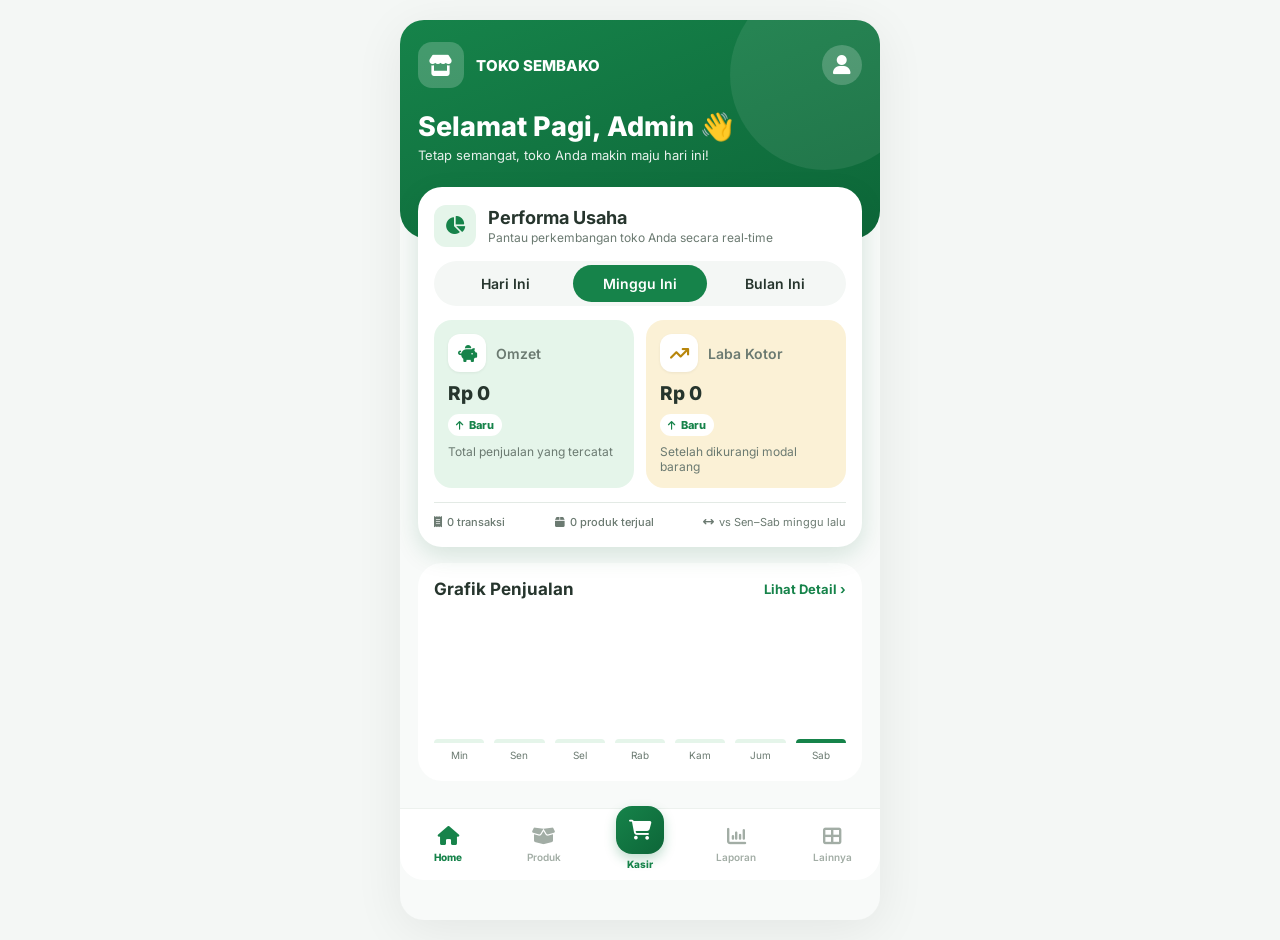
<file: offline-mobile/index.html>
<!DOCTYPE html>
<html lang="id">
<head>
<meta charset="UTF-8">
<meta name="viewport" content="width=device-width, initial-scale=1.0, maximum-scale=1.0, user-scalable=no">
<meta name="theme-color" content="#0f2a3d">
<link rel="manifest" href="manifest.json">
<link rel="apple-touch-icon" href="apple-touch-icon.png">
<meta name="apple-mobile-web-app-capable" content="yes">
<meta name="mobile-web-app-capable" content="yes">
<meta name="apple-mobile-web-app-title" content="KASIR APPS">
<script>
/* Service worker: wajib ada supaya mobile.html bisa dipasang sebagai PWA */
if ('serviceWorker' in navigator) {
  navigator.serviceWorker.register('sw.js').catch(function () {});
}
</script>
<title>POS Toko Sembako (Offline)</title>

<link rel="stylesheet" href="assets/fonts/inter.css">
<link rel="stylesheet" href="assets/fa/all.min.css">

<style>
/* Zoom dikunci: tidak ada zoom otomatis saat fokus ke kolom, tidak ada cubit/ketuk dua kali */
html { touch-action: manipulation; -webkit-text-size-adjust: 100%; text-size-adjust: 100%; }
* {
  margin: 0;
  padding: 0;
  box-sizing: border-box;
  scrollbar-width: thin;
  scrollbar-color: #B9C8BE transparent;
}

*::-webkit-scrollbar {
  width: 4px;
  height: 4px;
}

*::-webkit-scrollbar-track {
  background: transparent;
}

*::-webkit-scrollbar-thumb {
  background: #B9C8BE;
  border-radius: 4px;
}

body {
  font-family: 'Inter', sans-serif;
  background: #F4F7F5;
  color: #26352D;
}

.app {
  width: 100%;
  max-width: 480px;
  min-height: 100vh;
  margin: auto;
  background: #F8FAF9;
  padding-bottom: 90px;
}

/* HEADER */
.header {
  padding: 22px 20px;
  display: flex;
  align-items: center;
  gap: 12px;
}

.logo {
  width: 46px;
  height: 46px;
  background: #16834A;
  color: white;
  display: flex;
  align-items: center;
  justify-content: center;
  border-radius: 14px;
  font-size: 21px;
}

.brand {
  flex: 1;
}

.brand h3 {
  font-size: 15px;
  font-weight: 800;
}

.brand p {
  font-size: 11px;
  color: #89958E;
  margin-top: 4px;
}

.profile {
  width: 40px;
  height: 40px;
  background: #E5F5EA;
  color: #16834A;
  border-radius: 50%;
  display: grid;
  place-items: center;
  font-size: 20px;
}

/* CONTENT */
.content {
  padding: 0 20px;
}

.heading {
  margin: 8px 0 18px;
}

.heading h1 {
  font-size: 24px;
  font-weight: 800;
}

.heading p {
  font-size: 12px;
  color: #89958E;
  margin-top: 6px;
}

/* SUMMARY */
.summary {
  background: linear-gradient(135deg, #16834A, #0D6638);
  border-radius: 20px;
  padding: 20px;
  color: white;
  box-shadow: 0 8px 20px #16834A20;
}

.summary-label {
  font-size: 12px;
  opacity: .8;
}

.summary h2 {
  font-size: 27px;
  margin: 9px 0 20px;
  letter-spacing: -1px;
}

.summary-info {
  display: grid;
  grid-template-columns: 1fr 1fr;
  gap: 15px;
}

.info-item {
  border-top: 1px solid #ffffff35;
  padding-top: 13px;
}

.info-item small {
  display: block;
  opacity: .8;
  font-size: 11px;
  margin-bottom: 5px;
}

.info-item strong {
  font-size: 14px;
}

/* MENU */
.section-title {
  display: flex;
  align-items: center;
  justify-content: space-between;
  margin: 26px 0 15px;
}

.section-title h3 {
  font-size: 17px;
  font-weight: 800;
}

.section-title span {
  font-size: 11px;
  color: #16834A;
}

.menu-grid {
  display: grid;
  grid-template-columns: repeat(3, 1fr);
  gap: 12px;
}

.menu-card {
  background: white;
  min-height: 112px;
  border: 1px solid #EDF1EE;
  border-radius: 17px;
  display: flex;
  flex-direction: column;
  align-items: center;
  justify-content: center;
  gap: 10px;
  cursor: pointer;
  transition: .2s;
}

.menu-card:active {
  transform: scale(.94);
  background: #F1F8F3;
}

.menu-icon {
  width: 49px;
  height: 49px;
  display: grid;
  place-items: center;
  border-radius: 15px;
  font-size: 21px;
}

.menu-card span {
  font-size: 11px;
  font-weight: 700;
}

/* ICON COLORS */
.green { background:#E5F5EA; color:#16834A; }
.blue { background:#E5F0FF; color:#2878D0; }
.orange { background:#FFF1DC; color:#E69522; }
.purple { background:#F2E8FA; color:#9250B8; }
.cyan { background:#E0F5F5; color:#168B91; }
.pink { background:#FCE8EF; color:#D34E78; }
.yellow { background:#FFF5D9; color:#C18A19; }
.violet { background:#EDE8FA; color:#7253BB; }
.gray { background:#E9EFF1; color:#546E7A; }

/* TRANSACTIONS */
.transaction-list {
  display: flex;
  flex-direction: column;
  gap: 10px;
}

.transaction {
  background: white;
  padding: 13px;
  border-radius: 15px;
  display: flex;
  align-items: center;
  gap: 12px;
  border: 1px solid #EDF1EE;
}

.transaction-icon {
  width: 42px;
  height: 42px;
  background: #E5F5EA;
  color: #16834A;
  border-radius: 12px;
  display: grid;
  place-items: center;
}

.transaction-detail {
  flex: 1;
}

.transaction-detail strong {
  font-size: 12px;
  display: block;
}

.transaction-detail small {
  color: #99A39C;
  font-size: 10px;
  display: block;
  margin-top: 5px;
}

.price {
  color: #16834A;
  font-size: 12px;
  font-weight: 800;
}

/* BOTTOM NAVIGATION */
.bottom-nav {
  position: fixed;
  bottom: 0;
  left: 50%;
  transform: translateX(-50%);
  width: 100%;
  max-width: 480px;
  height: calc(72px + env(safe-area-inset-bottom));
  background: white;
  border-top: 1px solid #EDF1EE;
  display: flex;
  justify-content: space-around;
  align-items: center;
  z-index: 10;
  padding-bottom: env(safe-area-inset-bottom);
}

.nav-item {
  border: none;
  background: none;
  flex: 1;
  min-width: 0;
  height: 72px;
  justify-content: center;
  display: flex;
  flex-direction: column;
  align-items: center;
  gap: 5px;
  color: #A2ADA5;
  font-family: inherit;
  font-size: 10px;
  font-weight: 600;
  line-height: 1.2;
  cursor: pointer;
  -webkit-tap-highlight-color: transparent;
}

.nav-item i {
  font-size: 19px;
}

.nav-item.active {
  color: #16834A;
  font-weight: 800;
}

.nav-item.cashier-nav-item {
  color: #16834A;
  font-weight: 800;
  transform: translateY(-7px);
}

.nav-item.cashier-nav-item i {
  width: 48px;
  height: 48px;
  display: grid;
  place-items: center;
  margin-bottom: -1px;
  border-radius: 16px;
  background: linear-gradient(135deg, #16834A, #0D6638);
  color: white;
  box-shadow: 0 5px 12px #16834A45;
  font-size: 20px;
}

.feature-modal {
  position: fixed;
  inset: 0;
  z-index: 20;
  display: none;
  align-items: flex-end;
  justify-content: center;
  background: #17251dcc;
}

.feature-modal.open { display: flex; }
.feature-modal.open:not(.cashier-mode) { align-items: stretch; background: #F8FAF9; }
.feature-modal.open:not(.cashier-mode) .feature-panel {
  width: 100%;
  max-width: 480px;
  height: 100vh;
  height: 100dvh;
  max-height: 100vh;
  max-height: 100dvh;
  padding: 20px 20px 0;
  border-radius: 0;
  display: flex;
  flex-direction: column;
  overflow: hidden;
  position: relative;
}
.feature-modal.open:not(.cashier-mode) .feature-header { flex: 0 0 auto; }
.feature-modal.open:not(.cashier-mode) #featureContent { min-height: 0; flex: 1; overflow-y: auto; margin-right: -20px; padding: 0 20px calc(92px + env(safe-area-inset-bottom)) 0; }
.feature-modal.open:not(.cashier-mode) .feature-bottom-nav {
  position: fixed;
  left: 50%;
  bottom: 0;
  transform: translateX(-50%);
  width: 100%;
  max-width: 480px;
  height: calc(72px + env(safe-area-inset-bottom));
  flex: 0 0 auto;
  margin: 0;
  padding-bottom: env(safe-area-inset-bottom);
  z-index: 21;
}
.feature-modal.cashier-mode {
  align-items: stretch;
  background: #F8FAF9;
}
.feature-modal.cashier-mode .feature-panel {
  height: 100vh;
  height: 100dvh;
  max-height: 100vh;
  max-height: 100dvh;
  padding: 0;
  border-radius: 0;
  overflow: hidden;
  display: flex;
  flex-direction: column;
}
.feature-modal.cashier-mode .feature-header { display: none; }
.feature-modal.cashier-mode .feature-bottom-nav { display: none; }
.feature-modal.cashier-mode #featureContent {
  min-height: 0;
  flex: 1;
  display: flex;
  flex-direction: column;
}

.feature-panel {
  width: 100%;
  max-width: 480px;
  max-height: 92vh;
  overflow-y: auto;
  padding: 20px;
  border-radius: 22px 22px 0 0;
  background: #F8FAF9;
}

.feature-header {
  display: flex;
  align-items: center;
  justify-content: space-between;
  margin-bottom: 18px;
}

.feature-header h2 { font-size: 20px; }
.feature-header { gap: 12px; }
.feature-close {
  width: 36px;
  height: 36px;
  border: 0;
  border-radius: 50%;
  background: #E9EFF1;
  color: #26352D;
  font-size: 18px;
  cursor: pointer;
}

.feature-form, .feature-card {
  padding: 15px;
  margin-bottom: 12px;
  border: 1px solid #EDF1EE;
  border-radius: 15px;
  background: white;
}

.feature-form { display: grid; gap: 10px; }
.feature-form > label { color: #53645A; font-size: 12px; font-weight: 700; margin-bottom: -6px; }
.feature-form h3, .feature-card h3 { font-size: 14px; margin-bottom: 4px; }
.feature-form input, .feature-form select, .feature-form textarea {
  width: 100%;
  min-height: 42px;
  padding: 10px 12px;
  border: 1px solid #DCE5DF;
  border-radius: 10px;
  background: white;
  color: #26352D;
  font: inherit;
  font-size: 13px;
}
.feature-form button, .feature-button {
  min-height: 42px;
  border: 0;
  border-radius: 10px;
  padding: 10px 14px;
  background: #16834A;
  color: white;
  font: inherit;
  font-size: 13px;
  font-weight: 700;
  cursor: pointer;
}
.feature-button.secondary { background: #E5F5EA; color: #16834A; }
.feature-button.danger { background: #FCE8EF; color: #B8335D; }
.feature-row { display: flex; align-items: center; gap: 10px; }
.feature-row > :first-child { flex: 1; }
.stock-adjust { display: grid; grid-template-columns: minmax(0, 1fr) minmax(0, 1fr); gap: 8px; margin-top: 10px; }
.stock-adjust input { grid-column: 1 / -1; width: 100%; min-width: 0; min-height: 42px; padding: 10px 12px; border: 1px solid #DCE5DF; border-radius: 10px; background: white; color: #26352D; font: inherit; font-size: 13px; }
.stock-adjust button { min-width: 0; white-space: nowrap; }
.feature-card p { margin-top: 7px; color: #718078; font-size: 12px; line-height: 1.5; }
.feature-empty { padding: 20px; text-align: center; color: #89958E; font-size: 13px; }
.feature-total { padding: 15px; margin: 12px 0; border-radius: 13px; background: #E5F5EA; color: #16834A; font-weight: 800; }
.purchase-status { display: inline-block; margin-top: 8px; padding: 5px 9px; border-radius: 20px; background: #FFF1DC; color: #A66A10; font-size: 11px; font-weight: 700; }
.purchase-status.paid { background: #E5F5EA; color: #16834A; }
.purchase-details { margin-top: 10px; color: #718078; font-size: 12px; }
.purchase-details summary { color: #16834A; font-weight: 700; cursor: pointer; }
.purchase-actions { display: flex; flex-wrap: wrap; gap: 8px; margin-top: 10px; }
.purchase-actions button { min-height: 36px; padding: 8px 10px; font-size: 11px; }
.purchase-items-list { display: grid; gap: 8px; max-height: 38vh; overflow-y: auto; padding: 2px 4px 2px 0; }
.purchase-item-row { display: grid; grid-template-columns: minmax(0, 1fr) minmax(0, 1fr) auto; gap: 7px !important; margin: 0 !important; padding: 9px !important; }
.purchase-product-picker { position: relative; grid-column: 1 / -1; min-width: 0; }
.purchase-product-picker input { width: 100%; min-width: 0; min-height: 38px; padding: 8px 10px; border: 1px solid #DCE5DF; border-radius: 10px; background: white; color: #26352D; font: inherit; font-size: 13px; }
.purchase-product-options { position: absolute; top: calc(100% + 4px); left: 0; right: 0; z-index: 5; display: none; max-height: 220px; overflow-y: auto; padding: 4px; border: 1px solid #DCE5DF; border-radius: 10px; background: white; box-shadow: 0 8px 20px #0002; }
.purchase-product-picker.open .purchase-product-options { display: grid; gap: 3px; }
.purchase-product-options button { width: 100%; min-height: 38px; padding: 8px 10px; border: 0; border-radius: 7px; background: white; color: #26352D; text-align: left; font: inherit; font-size: 12px; cursor: pointer; }
.purchase-product-options button:hover, .purchase-product-options button:focus { background: #E5F5EA; outline: none; }
.purchase-item-row input { min-width: 0; min-height: 38px; padding: 8px 10px; }
.purchase-item-row button { min-height: 38px; padding: 7px 9px; font-size: 11px; }
.purchase-date-range { grid-column: 1 / -1; display: grid; grid-template-columns: 1fr 1fr; align-items: end; gap: 7px 9px; padding: 10px; border: 1px solid #EDF1EE; border-radius: 12px; background: white; }
.purchase-date-range strong { grid-column: 1 / -1; color: #53645A; font-size: 12px; }
.purchase-date-range label { display: grid; gap: 5px; color: #718078; font-size: 11px; font-weight: 700; }
.product-tools .purchase-date-range input { width: 100%; min-width: 0; min-height: 40px; padding: 8px; border: 1px solid #DCE5DF; border-radius: 9px; background: white; color: #26352D; font: inherit; font-size: 12px; }
.purchase-date-range button { grid-column: 1 / -1; min-height: 38px; padding: 8px 12px; }
.cashier-page-header {
  min-height: 58px;
  padding: 10px 16px;
  display: flex;
  align-items: center;
  justify-content: space-between;
  gap: 12px;
  color: white;
  background: #16834A;
  border-bottom: 3px solid #C8A64B;
}
  .cashier-page-header strong { font-size: 15px; font-weight: 800; cursor: pointer; }

.cashier-page-header span { font-size: 13px; white-space: nowrap; }
.cashier-page-content { flex: 1; min-height: 0; overflow-y: auto; padding: 14px 12px 20px; }
.cashier-search { display: flex; gap: 8px; margin-bottom: 10px; }
.cashier-search input { flex: 1; min-width: 0; min-height: 54px; padding: 12px 14px; border: 1px solid #DCE5DF; border-radius: 13px; background: white; color: #26352D; font: inherit; font-size: 15px; }
.camera-button { width: 50px; min-width: 50px; border: 1px solid #DCE5DF; border-radius: 12px; background: white; color: #16834A; font-size: 18px; cursor: pointer; }
.cashier-results { display: grid; gap: 8px; margin-bottom: 10px; }
.cashier-product { width: 100%; text-align: left; border: 1px solid #EDF1EE; border-radius: 12px; padding: 12px; background: white; color: #26352D; cursor: pointer; }
.cashier-product strong, .cashier-product small { display: block; }
.cashier-product small { margin-top: 5px; color: #718078; font-size: 12px; }
.cashier-cart { display: grid; gap: 6px; }
.cashier-cart-item { padding: 8px 10px; border: 1px solid #DCE5DF; border-left: 4px solid #C8A64B; border-radius: 12px; background: white; }
.cashier-item-top, .cashier-item-bottom { display: flex; align-items: center; justify-content: space-between; gap: 8px; }
.cashier-item-top strong { min-width: 0; overflow-wrap: anywhere; font-size: 14px; }
.cashier-remove { border: 0; background: transparent; color: #89958E; font-size: 15px; cursor: pointer; padding: 2px 4px; line-height: 1; }
.cashier-item-bottom { margin-top: 6px; }
.cashier-price-unit { display: flex; align-items: center; flex-wrap: wrap; gap: 6px; min-width: 0; }
.cart-unit-select { max-width: 96px; padding: 4px 6px; border: 1px solid #D9E2DD; border-radius: 8px; background: #fff; color: #2F3B34; font: inherit; font-size: 13px; font-weight: 700; text-transform: lowercase; }
.pu-row { display: grid; grid-template-columns: repeat(2, minmax(0, 1fr)); gap: 6px; align-items: center; margin-bottom: 10px; padding: 10px; border: 1px dashed #BFD6C7; border-radius: 12px; background: #F8FBF9; }
.pu-row input { min-width: 0; margin: 0; }
.purchase-unit-select { width: 100%; margin-top: 6px; padding: 8px 10px; border: 1px solid #D9E2DD; border-radius: 10px; background: #fff; color: #26352D; font: inherit; font-weight: 700; }
.stock-input-row { display: flex; gap: 8px; align-items: stretch; }
.stock-input-row input { flex: 1 1 auto; min-width: 0; }
.stock-unit-select { flex: 0 0 auto; max-width: 42%; padding: 0 10px; border: 1px solid #D9E2DD; border-radius: 10px; background: #fff; color: #26352D; font: inherit; font-weight: 700; }
.pu-remove { grid-column: 1 / -1; border: 0; background: transparent; color: #C0392B; cursor: pointer; font: inherit; font-size: 13px; font-weight: 700; padding: 6px; }
.cashier-price-edit { display: inline-flex; align-items: center; gap: 8px; padding: 5px 8px; border: 1px dashed #B9C8BE; border-radius: 9px; background: #F4F7F5; color: #26352D; font-weight: 700; font-size: 13px; cursor: pointer; white-space: nowrap; }
.cashier-quantity { display: flex; align-items: center; gap: 6px; }
.cashier-quantity button { width: 34px; height: 34px; border: 1px solid #DCE5DF; border-radius: 10px; background: white; color: #16834A; font-size: 18px; line-height: 1; padding: 0; cursor: pointer; }
.cashier-quantity strong { min-width: 16px; text-align: center; }
.cashier-line-total { text-align: right; font-size: 13px; font-weight: 800; white-space: nowrap; }
.cashier-empty { padding: 24px 12px; text-align: center; color: #89958E; font-size: 13px; }
.cashier-bottom { flex: 0 0 auto; padding: 10px 12px 0; background: #F8FAF9; border-top: 1px solid #E5EBE7; }
.cashier-bottom .cashier-bottom-nav {
  position: static;
  left: auto;
  bottom: auto;
  transform: none;
  width: calc(100% + 24px);
  max-width: none;
  height: calc(72px + env(safe-area-inset-bottom));
  margin: 8px -12px 0;
  padding-bottom: env(safe-area-inset-bottom);
  border-radius: 0;
}
.cashier-total { display: flex; align-items: center; justify-content: space-between; gap: 12px; padding: 12px 14px; border-radius: 15px; background: #16834A; color: white; box-shadow: 0 5px 16px #16834A26; }
.cashier-total small { display: block; margin-bottom: 4px; opacity: .82; font-size: 11px; }
.cashier-total strong { font-size: 19px; }
.cashier-pay { width: auto; min-width: 104px; background: #C8A64B; color: #26352D; }
.cashier-pay:disabled { opacity: .55; cursor: not-allowed; }
.cashier-nav { min-height: 56px; display: flex; justify-content: space-around; align-items: center; margin-top: 8px; background: white; border: 1px solid #EDF1EE; border-radius: 13px; }
.cashier-nav button { border: 0; background: none; color: #89958E; display: grid; justify-items: center; gap: 3px; font-size: 10px; cursor: pointer; }
.cashier-nav button i { font-size: 17px; }
.cashier-nav button.active { color: #16834A; font-weight: 700; }
.product-tools { display: grid; gap: 9px; margin-bottom: 12px; }
.product-tools input, .product-tools select { width: 100%; min-height: 48px; padding: 11px 13px; border: 1px solid #DCE5DF; border-radius: 12px; background: white; color: #26352D; font: inherit; font-size: 13px; }
.product-sort-label { margin-top: 2px; color: #718078; font-size: 12px; font-weight: 700; }
.product-hint { color: #89958E; font-size: 11px; }
.product-count { margin: 2px 2px 8px; color: #5F6F66; font-size: 13px; font-weight: 600; }
.report-filters { grid-template-columns: repeat(2, minmax(0, 1fr)); gap: 7px 9px; }
.report-filters .product-sort-label:first-child,
.report-filters #reportPeriod { grid-column: 1 / -1; }
.report-filters .product-sort-label { margin-top: 0; }
.report-filters input,
.report-filters select { min-width: 0; min-height: 42px; padding: 9px 10px; }
.report-chart { min-height: 150px; display: flex; align-items: stretch; gap: 6px; overflow-x: auto; padding: 12px 2px 0; }
.report-chart-day { min-width: 35px; flex: 1; display: flex; flex-direction: column; align-items: center; justify-content: flex-end; gap: 7px; color: #89958E; font-size: 9px; }
.report-chart-bars { width: 100%; height: 118px; display: flex; align-items: flex-end; justify-content: center; gap: 3px; border-bottom: 1px solid #DCE5DF; }
.report-bar { width: 9px; min-height: 3px; border-radius: 5px 5px 0 0; }
.sales-bar { background: #16834A; }
.profit-bar { background: #C8A64B; }
.report-legend { display: flex; flex-wrap: wrap; gap: 8px 14px; color: #718078; font-size: 11px; }
.report-scale-note { margin-top: 6px; color: #89958E; font-size: 10px; line-height: 1.4; }
.report-summary { padding: 0; overflow: hidden; }
.report-summary-hero { display: flex; align-items: center; justify-content: space-between; gap: 12px; padding: 18px 16px; background: linear-gradient(135deg, #16834A, #0D6638); color: white; }
.report-summary-hero small { display: block; margin-bottom: 7px; color: #ffffffc9; font-size: 11px; }
.report-summary-hero strong { display: block; font-size: clamp(22px, 7vw, 29px); letter-spacing: -.7px; overflow-wrap: anywhere; }
.report-summary-hero i { width: 42px; height: 42px; flex: 0 0 42px; display: grid; place-items: center; border-radius: 13px; background: #ffffff24; font-size: 18px; }
.report-summary-grid { display: grid; grid-template-columns: repeat(2, minmax(0, 1fr)); gap: 9px; padding: 11px; }
.report-summary-metric { min-width: 0; padding: 11px; border-radius: 12px; background: #F4F7F5; }
.report-summary-metric small { display: block; color: #89958E; font-size: 10px; }
.report-summary-metric strong { display: block; margin-top: 5px; color: #26352D; font-size: 14px; overflow-wrap: anywhere; }
.report-summary-metric.profit strong { color: #16834A; }
.report-stock-value { display: flex; align-items: center; gap: 13px; padding: 15px; }
.report-stock-value-icon { width: 44px; height: 44px; flex: 0 0 44px; display: grid; place-items: center; border-radius: 13px; background: #E5F0FF; color: #2878D0; font-size: 18px; }
.report-stock-value-copy { min-width: 0; }
.report-stock-value-copy small { display: block; color: #89958E; font-size: 11px; }
.report-stock-value-copy strong { display: block; margin-top: 5px; color: #26352D; font-size: 20px; letter-spacing: -.4px; overflow-wrap: anywhere; }
.report-stock-value-copy p { margin-top: 3px; color: #89958E; font-size: 10px; }
.report-legend span:first-child { color: #16834A; }
.report-legend span:last-child { color: #A7832F; }
.low-stock-item { display: flex; justify-content: space-between; gap: 10px; padding: 9px 0; border-bottom: 1px solid #EDF1EE; }
.low-stock-item:last-child { border-bottom: 0; }
.low-stock-item span { color: #B8335D; font-weight: 700; white-space: nowrap; }
.product-list { display: grid; gap: 9px; padding-bottom: 75px; }
.product-list-item { min-height: 72px; display: flex; align-items: center; gap: 12px; padding: 12px; border: 1px solid #EDF1EE; border-radius: 14px; background: white; touch-action: manipulation; user-select: none; -webkit-user-select: none; }
.product-list-icon { width: 44px; height: 44px; flex: 0 0 44px; display: grid; place-items: center; border-radius: 12px; background: #E5F5EA; color: #16834A; }
.product-list-detail { min-width: 0; flex: 1; }
.product-list-detail strong, .product-list-detail small { display: block; overflow-wrap: anywhere; }
.product-list-detail strong { font-size: 13px; }
.price-strong { font-weight: 800; color: #26352D; }
.product-list-detail small { margin-top: 5px; color: #718078; font-size: 12px; }
.product-list-arrow { color: #A2ADA5; font-size: 12px; }
.product-add-button { position: fixed; z-index: 22; right: max(20px, calc((100vw - 440px) / 2)); bottom: max(92px, calc(72px + env(safe-area-inset-bottom))); width: 56px; height: 56px; border: 0; border-radius: 50%; background: #16834A; color: white; box-shadow: 0 6px 18px #16834A55; font-size: 21px; cursor: pointer; }
@media (min-width: 600px) {
  .feature-modal.cashier-mode { align-items: center; }
  .feature-modal.cashier-mode .feature-panel { height: min(900px, 94vh); max-height: 94vh; border-radius: 22px; }
}
.payment-overlay { position: fixed; inset: 0; z-index: 30; display: flex; align-items: center; justify-content: center; padding: 20px; background: #17251dcc; }
.payment-box { width: 100%; max-width: 440px; padding: 20px; border-radius: 20px; background: #F8FAF9; box-shadow: 0 12px 40px #0003; }
.payment-box h3 { margin-bottom: 14px; }
.payment-total { padding: 14px 16px; margin: 12px 0; border-radius: 14px; background: #fff; border: 1px solid #DCE5DF; text-align: center; }
.payment-total small { display: block; color: #718078; font-size: 12px; font-weight: 700; }
.payment-total strong { display: block; margin-top: 2px; font-size: 28px; font-weight: 800; color: #26352D; letter-spacing: -.5px; }
.payment-change { padding: 12px 14px; border-radius: 12px; background: #F1F5F2; color: #718078; font-size: 13px; font-weight: 700; }
.payment-change.ok { background: #E5F5EA; color: #16834A; }
.payment-change.low { background: #FFF1E0; color: #B35A00; }
.payment-change strong { display: block; margin-top: 4px; font-size: 18px; }
.payment-quick-amounts { display: grid; grid-template-columns: repeat(3, minmax(0, 1fr)); gap: 8px; }
.payment-quick-amounts button { min-width: 0; padding: 10px 6px; font-size: 12px; }
.payment-quick-amounts button.feature-button { background: #fff; color: #16834A; border: 1.5px solid #16834A; }
.payment-quick-amounts button.feature-button.selected { background: #16834A; color: #fff; box-shadow: none; }
.payment-success { text-align: center; padding: 12px 4px 4px; }
.payment-success-icon { color: #16834A; font-size: 58px; margin: 8px 0 14px; }
.payment-success h3 { margin-bottom: 8px; font-size: 22px; }
.payment-success p { color: #718078; font-size: 13px; }
.payment-success-actions { display: grid; grid-template-columns: 1fr 1fr; gap: 10px; margin-top: 20px; }
.receipt-print { display: none; }
@page { margin: 0; }
@media print {
  body.printing-receipt * { visibility: hidden !important; }
  body.printing-receipt #receiptPrint,
  body.printing-receipt #receiptPrint * { visibility: visible !important; }
  body.printing-receipt #receiptPrint {
    display: block !important;
    position: absolute;
    left: 0;
    top: 0;
    width: 58mm;
    padding: 5mm;
    color: #111;
    background: white;
    font: 10px Arial, sans-serif;
    overflow-wrap: anywhere;
  }
  #receiptPrint h2 { font-size: 14px; }
  #receiptPrint h2, #receiptPrint p { margin: 0 0 6px; }
  #receiptPrint .receipt-header { text-align: center; }
  #receiptPrint .receipt-header h2 { margin-bottom: 4px; }
  #receiptPrint .receipt-line { display: flex; justify-content: space-between; align-items: flex-start; gap: 4px; margin: 5px 0; }
  #receiptPrint .receipt-line span, #receiptPrint .receipt-line strong { min-width: 0; overflow-wrap: anywhere; }
  #receiptPrint .receipt-item-name { font-weight: 700; }
  #receiptPrint .receipt-item .receipt-line { margin: 1px 0 6px; }
  #receiptPrint .receipt-divider { border-top: 1px dashed #555; margin: 8px 0; }
}
.history-transaction { cursor: pointer; }
.receipt-detail-box { max-height: calc(100vh - 40px); overflow-y: auto; background: #E9EDEA; }
.receipt-preview { padding: 16px 16px 18px; border-radius: 4px; background: #fff; color: #111; box-shadow: 0 1px 6px #0003; font: 12px/1.4 "Courier New", monospace; overflow-wrap: anywhere; }
.receipt-preview h2 { margin: 0 0 4px; font-size: 16px; text-transform: uppercase; }
.receipt-preview p { margin: 0 0 4px; }
.receipt-preview .receipt-header { text-align: center; }
.receipt-preview .receipt-line { display: flex; justify-content: space-between; align-items: flex-start; gap: 8px; margin: 5px 0; }
.receipt-preview .receipt-divider { border-top: 1px dashed #555; margin: 8px 0; }
.receipt-item-name { font-weight: 700; }
.receipt-item .receipt-line { margin: 1px 0 6px; }
.receipt-preview .receipt-empty { color: #718078; font-size: 11px; text-align: center; }
.receipt-detail-actions { display: grid; grid-template-columns: repeat(2, minmax(0, 1fr)); gap: 8px; margin-top: 14px; }
.receipt-detail-actions .feature-button { min-width: 0; padding: 10px 8px; font-size: 12px; }
.receipt-detail-actions button:first-child { background: #0D6638; color: white; }
.receipt-detail-actions button.danger { background: #B4234D; color: white; }
.receipt-detail-actions .receipt-close-button { grid-column: 1 / -1; }
.scanner-video { width: 100%; border-radius: 14px; background: #17251d; }
.camera-overlay { position: fixed; inset: 0; z-index: 40; display: flex; align-items: center; justify-content: center; padding: 20px; background: #17251dcc; }
.camera-box { width: 100%; max-width: 440px; padding: 18px; border-radius: 20px; background: #F8FAF9; }
 .camera-box p { margin: 10px 0; color: #718078; font-size: 13px; }
.history-transaction { touch-action: manipulation; user-select: none; -webkit-user-select: none; }
.history-delete-action { display: none; margin-top: 10px; }
.history-transaction.delete-option-visible .history-delete-action { display: inline-flex; }
.history-delete-confirm { display: none; margin-top: 10px; padding: 12px; border-radius: 12px; background: #FFF5F6; }
.history-transaction.confirm-delete .history-delete-confirm { display: block; }
.history-delete-confirm p { margin: 0 0 8px; color: #26352D; font-size: 12px; font-weight: 700; }
.history-delete-confirm .purchase-actions { margin-top: 0; }
 .history-delete-confirm .feature-button { min-height: 38px; }
.debt-card { padding: 11px 12px; margin-bottom: 8px; }
.debt-card-main { min-width: 0; }
.debt-card-heading { display: flex; align-items: center; justify-content: space-between; gap: 8px; }
.debt-card-heading h3 { min-width: 0; margin: 0; overflow-wrap: anywhere; }
.debt-card .purchase-status { flex: 0 0 auto; margin: 0; padding: 4px 8px; }
.debt-card-values { display: flex; flex-wrap: wrap; gap: 4px 14px; margin-top: 5px; color: #718078; font-size: 11px; }
.debt-card-values strong { color: #26352D; }
.debt-card .product-hint { margin-top: 4px; font-size: 10px; }
.debt-payment-form { display: flex; align-items: center; gap: 7px; margin-top: 9px; }
.debt-payment-form input { min-width: 0; flex: 1; height: 38px; padding: 8px 10px; border: 1px solid #DCE5DF; border-radius: 9px; font: inherit; font-size: 12px; }
.debt-payment-form button { min-height: 38px; padding: 7px 10px; }
.product-limit-overlay { position: fixed; inset: 0; z-index: 50; display: flex; align-items: center; justify-content: center; padding: 18px; background: #17251dcc; }
.product-limit-box { position: relative; width: 100%; max-width: 420px; padding: 24px 20px 20px; border-radius: 22px; background: #F8FAF9; box-shadow: 0 12px 40px #0003; text-align: center; }
.product-limit-close { position: absolute; top: 14px; right: 14px; }
.product-limit-icon { width: 58px; height: 58px; display: grid; place-items: center; margin: 0 auto 14px; border-radius: 18px; background: #FFF1DC; color: #E69522; font-size: 25px; }
.product-limit-box h2 { padding: 0 22px; font-size: 19px; }
.product-limit-box > p { margin: 10px 0 18px; color: #718078; font-size: 13px; line-height: 1.55; }
.whatsapp-activation { display: flex; align-items: center; justify-content: center; gap: 8px; width: 100%; min-height: 46px; background: #16834A; color: white; text-decoration: none; }


@media (min-width: 600px) {
  .feature-modal { align-items: center; }
  .feature-panel { border-radius: 22px; }

  body {
    padding: 20px 0;
  }

  .app {
    border-radius: 24px;
    overflow: hidden;
    box-shadow: 0 10px 50px #00000012;
  }

  .bottom-nav {
    bottom: 20px;
    border-radius: 0 0 24px 24px;
  }
}

/* AKUN */
.akun-banner{display:flex;align-items:flex-start;gap:12px;background:#E5F5EA;border:1px solid #CFE9D9;border-radius:16px;padding:13px 14px;margin:0 0 16px}
.akun-banner[hidden]{display:none}
.akun-banner > i{color:#16834A;font-size:18px;margin-top:2px}
.akun-banner > div{flex:1;min-width:0}
.akun-banner strong{display:block;font-size:13px;color:#0D6638}
.akun-banner p{font-size:12px;color:#3d5a49;margin-top:3px;line-height:1.45}
.akun-banner .aksi{display:flex;gap:8px;margin-top:10px}
.akun-banner .aksi button{border:0;border-radius:10px;font:inherit;font-size:12px;font-weight:700;padding:8px 12px;cursor:pointer}
.akun-banner .masuk{background:#16834A;color:#fff}
.akun-banner .nanti{background:transparent;color:#0D6638}
.akun-row{display:flex;align-items:center;gap:12px;margin:12px 0 4px}
.akun-row > div{min-width:0}
.akun-row img,.akun-avatar{width:40px;height:40px;border-radius:50%;background:#E5F5EA;color:#16834A;display:grid;place-items:center;object-fit:cover;flex:none}
.akun-row strong{display:block;font-size:13px}
.akun-row small{display:block;font-size:11px;color:#89958E;overflow:hidden;text-overflow:ellipsis;white-space:nowrap}

/* Sedikit merapatkan jarak agar lebih banyak konten terlihat. */
.header { padding-top: 18px; padding-bottom: 18px; }
.content { padding-right: 18px; padding-left: 18px; }
.heading { margin-bottom: 15px; }
.summary { padding: 18px; }
.section-title { margin: 22px 0 12px; }
.menu-grid { gap: 10px; }
.menu-card { min-height: 104px; }
.transaction-list { gap: 8px; }
.transaction { padding: 11px; gap: 10px; }
.feature-form, .feature-card { padding: 13px; margin-bottom: 10px; }

/* ===== BERANDA HIJAU ===== */
.header.bh-hero{display:block;background:linear-gradient(160deg,#16834A,#0D6638);color:#fff;padding:22px 18px 76px;border-radius:0 0 28px 28px;position:relative;overflow:hidden}
.bh-hero:after{content:"";position:absolute;right:-40px;top:-40px;width:190px;height:190px;border-radius:50%;background:rgba(255,255,255,.08)}
.bh-top{display:flex;align-items:center;gap:12px;position:relative;z-index:1}
.bh-hero .logo{background:rgba(255,255,255,.2)}
.bh-hero .brand p{color:rgba(255,255,255,.85)}
.bh-hero .profile{background:rgba(255,255,255,.2);color:#fff;cursor:pointer}
.bh-hero h1{font-size:27px;font-weight:800;margin-top:22px;position:relative;z-index:1}
.bh-hero .bh-sub{font-size:13px;opacity:.9;margin-top:4px;position:relative;z-index:1}
.bh-panel{margin:-52px 0 0;background:#fff;border-radius:24px;padding:18px 16px;box-shadow:0 8px 24px rgba(13,102,56,.15);position:relative}
.bh-ph{display:flex;gap:12px;align-items:center}
.bh-pi{width:42px;height:42px;border-radius:12px;background:#E5F5EA;color:#16834A;display:grid;place-items:center;font-size:18px}
.bh-ph h2{font-size:18px}.bh-ph p{font-size:12px;color:#6B7A71;margin-top:2px}
.bh-seg{display:flex;background:#F4F7F5;border-radius:999px;padding:4px;margin:14px 0}
.bh-seg button{flex:1;border:0;background:none;color:#26352D;padding:10px 0;border-radius:999px;font:600 14px Inter,sans-serif;cursor:pointer}
.bh-seg button.on{background:#16834A;color:#fff}
.bh-stats{display:grid;grid-template-columns:1fr 1fr;gap:12px}
.bh-st{border-radius:18px;padding:14px;min-width:0}
.bh-st.a{background:#E5F5EA}.bh-st.b{background:#FBF1D6}
.bh-st .hd{display:flex;align-items:center;gap:10px}
.bh-st .ic{width:38px;height:38px;border-radius:12px;background:#fff;display:flex;align-items:center;justify-content:center;font-size:17px;flex:none;box-shadow:0 1px 3px rgba(0,0,0,.06)}
.bh-st.a .ic{color:#16834A}.bh-st.b .ic{color:#B8860B}
.bh-st .l{font-weight:600;font-size:14px;color:#6B7A71}
.bh-st .v{font-size:19px;font-weight:800;margin:10px 0 8px;white-space:nowrap}
.bh-trend i{font-size:10px;margin-right:2px}.bh-trend b{font-weight:800}
.bh-trend{display:inline-block;white-space:nowrap;background:#fff;color:#16834A;font-size:11px;font-weight:600;border-radius:999px;padding:4px 8px}
.bh-trend.down{color:#C0392B}
.bh-st small{display:block;margin-top:8px;font-size:12px;color:#6B7A71}
.bh-st .v{max-width:100%}
.bh-st .bh-trend{max-width:100%;box-sizing:border-box;white-space:normal;line-height:1.3;text-wrap:balance;border-radius:14px}
.bh-foot b{font-weight:500}.bh-foot i{margin-right:2px}
.bh-foot{display:flex;flex-wrap:wrap;justify-content:space-between;gap:6px;border-top:1px solid #E3EAE5;margin-top:14px;padding-top:12px;font-size:11px;color:#6B7A71}
.bh-chart{margin:16px 0;background:#fff;border-radius:24px;padding:16px}
.bh-chart-h{display:flex;justify-content:space-between;align-items:center}
.bh-chart-h h3{font-size:17px}.bh-chart-h a{color:#16834A;font-weight:700;font-size:13px;cursor:pointer}
.bh-bars{display:flex;align-items:flex-end;gap:10px;height:130px;margin:14px 0 22px}
.bh-bar{flex:1;height:100%;display:flex;align-items:flex-end;position:relative}
.bh-bar i{display:block;width:100%;background:#E5F5EA;border-radius:8px 8px 0 0;min-height:3px}
.bh-bar.now i{background:#16834A}
.bh-bar span{position:absolute;bottom:-18px;left:0;right:0;text-align:center;font-size:10px;color:#6B7A71}
.bh-lainnya{padding:16px 16px 14px}.bh-lainnya .menu-card{padding:18px 6px 10px;justify-content:flex-start}.bh-lainnya .menu-card span{text-align:center;line-height:1.25}
.bh-lainnya .section-title{margin-top:4px}
#emptyStockSetting,#printMode{display:block;width:100%;max-width:100%;min-height:42px;margin-top:10px;padding:10px 12px;border:1px solid #DCE5DF;border-radius:10px;background:#fff;color:#26352D;font:inherit;font-size:13px}
.feature-card .feature-button{max-width:100%}
.akses-kartu button{min-width:78px}

/* ===== HUTANG / PIUTANG ===== */
.dbt-search{display:flex;align-items:center;gap:10px;background:#fff;border:1px solid #E3EAE5;border-radius:14px;padding:0 14px;margin-bottom:14px}
.dbt-search i{color:#89958E}
.dbt-search input{flex:1;border:0;outline:0;background:none;padding:13px 0;font:500 14px Inter,sans-serif;color:#26352D;min-width:0}
.dbt-sum{background:#fff;border-radius:20px;overflow:hidden;box-shadow:0 4px 16px rgba(13,102,56,.10);margin-bottom:14px}
.dbt-sum-top{background:linear-gradient(135deg,#E5F5EA,#F6FBF8);padding:16px}
.dbt-sum-top small{font-size:13px;font-weight:600;color:#6B7A71}
.dbt-sum-top h2{font-size:28px;font-weight:800;margin:2px 0 10px;color:#26352D}
.dbt-chip{display:inline-block;background:#fff;border:1px solid #D5E6DB;border-radius:999px;font-size:11px;color:#4D5E54;padding:4px 10px;margin-right:6px}
.dbt-sum-bot{display:grid;grid-template-columns:1fr 1fr}
.dbt-sum-bot div{padding:12px 16px}
.dbt-sum-bot div+div{border-left:1px solid #E3EAE5}
.dbt-sum-bot small{display:block;font-size:12px;color:#6B7A71}
.dbt-sum-bot strong{display:block;font-size:18px;margin:4px 0 2px}
.dbt-sum-bot em{font-style:normal;font-size:11px;color:#89958E}
.dbt-actions{display:grid;grid-template-columns:1fr 1fr;gap:10px;margin-bottom:12px}
.dbt-actions .feature-button{margin:0}
.dbt-add[hidden]{display:none}
.dbt-pills{display:flex;gap:8px;overflow-x:auto;padding:2px 0 12px}
.dbt-pills button{flex:none;border:1px solid #E3EAE5;background:#fff;color:#4D5E54;border-radius:999px;padding:9px 14px;font:600 13px Inter,sans-serif;cursor:pointer}
.dbt-pills button.on{background:#16834A;border-color:#16834A;color:#fff}
.dbt-card{background:#fff;border-radius:18px;padding:14px;margin-bottom:12px;box-shadow:0 3px 12px rgba(13,102,56,.08)}
.dbt-main{display:flex;gap:12px;align-items:flex-start;cursor:pointer}
.dbt-av{width:44px;height:44px;flex:none;border-radius:50%;background:#E5F5EA;color:#16834A;display:grid;place-items:center;font-weight:800;font-size:17px}
.dbt-info{flex:1;min-width:0}
.dbt-info b{display:block;font-size:15px;overflow:hidden;text-overflow:ellipsis;white-space:nowrap}
.dbt-info small{display:block;font-size:12px;color:#6B7A71;margin-top:3px}
.dbt-amt{text-align:right;white-space:nowrap;font-weight:800;font-size:16px;color:#C0392B}
.dbt-amt.paid{color:#16834A}
.dbt-amt i{font-size:11px;color:#89958E;margin-left:6px}
.dbt-badges{display:flex;flex-wrap:wrap;gap:8px;align-items:center;margin:10px 0 0 56px}
.dbt-badge{font-size:11px;font-weight:600;border-radius:999px;padding:5px 10px;background:#E5F5EA;color:#16834A}
.dbt-badge.late{background:#FBE4E4;color:#C0392B}
.dbt-note{font-size:11px;color:#89958E}
.dbt-detail{border-top:1px solid #E3EAE5;margin-top:12px;padding-top:12px}
.dbt-detail p{font-size:12px;color:#6B7A71;margin:6px 0}
.dbt-del{width:100%;margin-top:10px;background:none;border:1px solid #F0C9C5;color:#C0392B;border-radius:12px;padding:10px;font:600 13px Inter,sans-serif;cursor:pointer}

/* ===== RIWAYAT ===== */
.hst-search{display:flex;align-items:center;gap:10px;background:#fff;border:1px solid #E3EAE5;border-radius:14px;padding:0 14px;margin-bottom:12px}
.hst-search i{color:#89958E}
.hst-search input{flex:1;border:0;outline:0;background:none;padding:13px 0;font:500 14px Inter,sans-serif;color:#26352D;min-width:0}
.hst-filters{display:grid;grid-template-columns:1fr 1fr;gap:10px;margin-bottom:14px}
.hst-filters select{width:100%;border:1px solid #E3EAE5;background:#fff;border-radius:12px;padding:10px 12px;font:600 13px Inter,sans-serif;color:#26352D}
.hst-omzet{background:linear-gradient(135deg,#E5F5EA,#F6FBF8);border-radius:20px;padding:16px;box-shadow:0 4px 16px rgba(13,102,56,.10)}
.hst-omzet small{font-size:13px;font-weight:600;color:#6B7A71}
.hst-omzet h2{font-size:28px;font-weight:800;margin:2px 0 10px;color:#26352D}
.hst-chip{display:inline-block;background:#fff;border:1px solid #D5E6DB;border-radius:999px;font-size:11px;color:#4D5E54;padding:4px 10px;margin:0 6px 6px 0}
.hst-laba{display:flex;align-items:center;justify-content:space-between;gap:12px;background:#fff;border:2px solid #D5E6DB;border-radius:18px;padding:14px 16px;margin:12px 0 14px}
.hst-laba small{display:block;font-size:12px;color:#6B7A71}
.hst-laba .l{font-size:13px;font-weight:600;color:#6B7A71;margin-bottom:2px}
.hst-laba strong{display:block;font-size:24px;font-weight:800;color:#16834A;margin:2px 0 4px}
.hst-ring{width:64px;height:64px;flex:none;border-radius:50%;background:conic-gradient(#16834A calc(var(--p)*1%),#E5F5EA 0);display:grid;place-items:center}
.hst-ring span{width:48px;height:48px;border-radius:50%;background:#fff;display:grid;place-items:center;font-size:11px;font-weight:800;color:#16834A}
.hst-head{display:flex;justify-content:space-between;align-items:baseline;margin:4px 2px 10px}
.hst-head h3{font-size:17px}.hst-head span{font-size:12px;color:#6B7A71}
.hst-row{display:flex;gap:12px;align-items:center}
.hst-ic{width:42px;height:42px;flex:none;border-radius:12px;background:#E5F5EA;color:#16834A;display:grid;place-items:center}
.hst-info{flex:1;min-width:0}
.hst-info b{display:block;font-size:13px;letter-spacing:.2px}
.hst-info small{display:block;font-size:12px;color:#6B7A71;margin-top:2px;overflow:hidden;text-overflow:ellipsis;white-space:nowrap}
.hst-tot{font-weight:800;font-size:15px;color:#26352D;white-space:nowrap}

/* ===== LAPORAN ===== */
.rpt-filters{display:grid;gap:10px;margin-bottom:14px}
.rpt-filters select,.rpt-filters input{width:100%;border:1px solid #E3EAE5;background:#fff;border-radius:12px;padding:11px 12px;font:600 13px Inter,sans-serif;color:#26352D}
.rpt-filters label{font-size:12px;color:#6B7A71;font-weight:600}
.rpt-card{background:#fff;border-radius:18px;padding:16px;margin-bottom:14px;box-shadow:0 3px 12px rgba(13,102,56,.08)}
.rpt-card h3{font-size:16px;margin-bottom:10px}
.rpt-card>p{font-size:12px;color:#6B7A71}
.rpt-stock{display:flex;align-items:center;gap:13px}
.rpt-stock .ic{width:44px;height:44px;flex:none;border-radius:13px;background:#E5F5EA;color:#16834A;display:grid;place-items:center;font-size:18px}
.rpt-stock small{display:block;font-size:12px;color:#6B7A71}
.rpt-stock strong{display:block;font-size:20px;margin:3px 0}
.rpt-stock p{font-size:11px;color:#89958E}
.rpt-top{display:flex;align-items:center;gap:10px;padding:10px 0;border-top:1px solid #EDF1EE}
.rpt-top:first-of-type{border-top:0}
.rpt-rank{width:26px;height:26px;flex:none;border-radius:50%;background:#E5F5EA;color:#16834A;display:grid;place-items:center;font-weight:800;font-size:12px}
.rpt-top b{flex:1;min-width:0;font-size:14px;overflow:hidden;text-overflow:ellipsis;white-space:nowrap}
.rpt-top small{font-size:12px;color:#6B7A71;white-space:nowrap}
.rpt-top strong{font-size:13px;white-space:nowrap}

/* ===== PERBAIKAN KERAPIAN & FITUR ===== */
.app-toast { position: fixed; left: 50%; top: calc(14px + env(safe-area-inset-top)); transform: translate(-50%, -14px); z-index: 70; max-width: min(92vw, 440px); padding: 11px 16px; border-radius: 14px; background: #26352D; color: #fff; font-size: 13px; font-weight: 600; line-height: 1.4; text-align: center; box-shadow: 0 8px 24px #0004; opacity: 0; pointer-events: none; transition: opacity .2s, transform .2s; }
.app-toast.show { opacity: 1; transform: translate(-50%, 0); }
.app-toast.ok { background: #0D6638; }
.app-toast.warn, .app-toast.warning { background: #8A4B0F; }
.feature-panel > .feature-header { flex-direction: row-reverse; justify-content: flex-end; }
.bh-lainnya .menu-grid { grid-auto-rows: 1fr; }
.search-icon-field, .product-tools input[type="search"], #cashierSearch { background-image: url("data:image/svg+xml,%3Csvg xmlns='http://www.w3.org/2000/svg' width='18' height='18' viewBox='0 0 24 24' fill='none' stroke='%2389958E' stroke-width='2.2' stroke-linecap='round' stroke-linejoin='round'%3E%3Ccircle cx='11' cy='11' r='7'/%3E%3Cpath d='m20 20-3.5-3.5'/%3E%3C/svg%3E"); background-repeat: no-repeat; background-position: 13px center; padding-left: 40px; }
.cashier-item-top { align-items: flex-start; }
.cashier-item-top .cashier-item-name { flex: 1; }
.cashier-item-top .cashier-line-total { flex: 0 0 auto; color: #16834A; font-size: 14px; text-align: right; white-space: nowrap; }
.cashier-price-unit { flex: 1; }
.cashier-cart-head { display: flex; align-items: center; justify-content: space-between; gap: 8px; margin: 0 2px 8px; color: #718078; font-size: 12px; font-weight: 600; }
.cashier-cart-head button { border: 0; background: none; color: #B8335D; font: inherit; font-size: 12px; font-weight: 700; cursor: pointer; padding: 6px 4px; }
.cash-fields[hidden] { display: none; }
.cash-fields { display: grid; gap: 10px; }
.payment-change small { display: block; margin-top: 3px; font-weight: 600; font-size: 11px; }
.pu-wide { grid-column: 1 / -1; }
.cashier-product.multi { cursor: default; }
.cashier-product small small { display: inline; margin: 0; }
.unit-chips { display: flex; flex-wrap: wrap; gap: 8px; margin-top: 10px; }
.unit-chip { display: grid; gap: 2px; min-width: 88px; padding: 9px 12px; border: 1px solid #CFE6D7; border-radius: 12px; background: #F1FAF4; color: #16834A; font: inherit; font-size: 13px; font-weight: 700; text-align: left; cursor: pointer; }
.unit-chip b { color: #26352D; font-size: 12px; }
.unit-chip:disabled { opacity: .45; cursor: not-allowed; }
.stk { display: inline-block; padding: 1px 8px; border-radius: 999px; font-size: 11px; font-weight: 700; line-height: 1.5; }
.stk.out { background: #FBE4E4; color: #C0392B; }
.stk.low { background: #FFF1DC; color: #A66A10; }
.purchase-status.empty { background: #FBE4E4; color: #C0392B; }
.feature-row .purchase-status { margin-top: 0; white-space: nowrap; }
.pu-cell { display: grid; gap: 4px; min-width: 0; color: #53645A; font-size: 11px; font-weight: 700; }
.pu-cell span { padding-left: 2px; }
.feature-form .pu-row .pu-remove { grid-column: 1 / -1; min-height: 36px; background: #FCE8EF; color: #B8335D; font-size: 12px; }
.barcode-row { display: flex; gap: 8px; align-items: stretch; }
.barcode-row input { flex: 1; min-width: 0; }
.feature-form .barcode-row .camera-button { width: 50px; min-width: 50px; min-height: 42px; padding: 0; background: #E5F5EA; color: #16834A; font-size: 18px; }
.stock-adjust { grid-template-columns: minmax(0, 1fr) auto auto; }
.stock-adjust input { grid-column: auto; }
.stock-hub { display: grid; gap: 10px; }
.stock-hub-btn { display: flex; align-items: center; gap: 12px; width: 100%; padding: 14px; border: 1px solid #EDF1EE; border-radius: 15px; background: #fff; color: #26352D; font: inherit; text-align: left; cursor: pointer; }
.stock-hub-btn > i:first-child { width: 42px; height: 42px; flex: none; display: grid; place-items: center; border-radius: 12px; background: #E5F5EA; color: #16834A; font-size: 17px; }
.stock-hub-btn > span { flex: 1; min-width: 0; }
.stock-hub-btn b { display: block; font-size: 14px; }
.stock-hub-btn small { display: block; margin-top: 2px; color: #718078; font-size: 12px; line-height: 1.35; }
.stock-hub-btn > i:last-child { color: #A2ADA5; font-size: 12px; }
.contact-actions { display: flex; gap: 8px; }
.contact-actions .feature-button { min-width: 44px; padding: 10px; }
.contact-links { display: flex; flex-wrap: wrap; gap: 6px 14px; }
.contact-links a { color: #16834A; font-weight: 700; text-decoration: none; }
.filter-box { border: 1px solid #DCE5DF; border-radius: 12px; background: #fff; }
.filter-box > summary { display: flex; align-items: center; gap: 8px; min-height: 46px; padding: 0 14px; color: #16834A; font-size: 13px; font-weight: 700; cursor: pointer; list-style: none; }
.filter-box > summary::-webkit-details-marker { display: none; }
.filter-box[open] > summary { border-bottom: 1px solid #EDF1EE; }
.filter-box > select { width: calc(100% - 24px); margin: 10px 12px 0; }
.filter-box > .purchase-date-range { margin: 10px 12px 12px; padding: 0; border: 0; }
.rpt-top-info { flex: 1; min-width: 0; display: grid; gap: 2px; }
.rpt-top .rpt-top-info b { flex: none; white-space: normal; overflow: visible; text-overflow: clip; overflow-wrap: anywhere; font-size: 14px; }
.restore-stock { display: flex; align-items: center; gap: 8px; margin: 0 0 14px; color: #26352D; font-size: 13px; font-weight: 600; }
.restore-stock input { width: 20px; height: 20px; min-height: 0; accent-color: #16834A; }
#bhAlerts { display: grid; gap: 10px; margin: 0 0 16px; }
#bhAlerts:empty { display: none; }
.bh-alert { display: flex; align-items: center; gap: 12px; width: 100%; padding: 13px 14px; border: 0; border-radius: 18px; background: #fff; box-shadow: 0 3px 12px rgba(13,102,56,.08); font: inherit; text-align: left; cursor: pointer; }
.bh-alert > i:first-child { width: 38px; height: 38px; flex: none; display: grid; place-items: center; border-radius: 12px; font-size: 16px; }
.bh-alert.warn > i:first-child { background: #FFF1DC; color: #C77A12; }
.bh-alert.late > i:first-child { background: #FBE4E4; color: #C0392B; }
.bh-alert > span { flex: 1; min-width: 0; }
.bh-alert b { display: block; color: #26352D; font-size: 13px; }
.bh-alert small { display: block; margin-top: 2px; color: #6B7A71; font-size: 12px; }
.bh-alert > i:last-child { color: #A2ADA5; font-size: 12px; }
.bh-st .l { white-space: nowrap; }
@media (max-width: 380px) {
  .bh-st .ic { width: 32px; height: 32px; font-size: 15px; }
  .bh-st .hd { gap: 7px; }
  .bh-st .l { font-size: 13px; }
}
</style>
</head>

<body>
<div class="app">

  <header class="header bh-hero">
    <div class="bh-top">
      <div class="logo"><i class="fa-solid fa-store"></i></div>
      <div class="brand"><h3>TOKO SEMBAKO</h3></div>
      <div class="profile" onclick="openMenu('Profil')" role="button" aria-label="Profil"><i class="fa-solid fa-user"></i></div>
    </div>
    <h1 id="sapaan">Selamat Datang</h1>
    <p class="bh-sub">Tetap semangat, toko Anda makin maju hari ini!</p>
  </header>

  <main class="content">

    <section class="bh-panel">
      <div class="bh-ph"><div class="bh-pi"><i class="fa-solid fa-chart-pie"></i></div><div><h2>Performa Usaha</h2><p>Pantau perkembangan toko Anda secara real&#8209;time</p></div></div>
      <div class="bh-seg" id="bhSeg">
        <button data-k="hari" onclick="renderBeranda('hari')">Hari Ini</button><button data-k="minggu" class="on" onclick="renderBeranda('minggu')">Minggu Ini</button><button data-k="bulan" onclick="renderBeranda('bulan')">Bulan Ini</button>
      </div>
      <div class="bh-stats">
        <div class="bh-st a"><div class="hd"><span class="ic"><i class="fa-solid fa-piggy-bank"></i></span><div class="l">Omzet</div></div><div class="v" id="pOmzet">Rp 0</div><span class="bh-trend" id="pOmzetT"></span><small>Total penjualan yang tercatat</small></div>
        <div class="bh-st b"><div class="hd"><span class="ic"><i class="fa-solid fa-arrow-trend-up"></i></span><div class="l">Laba Kotor</div></div><div class="v" id="pLaba">Rp 0</div><span class="bh-trend" id="pLabaT"></span><small>Setelah dikurangi modal barang</small></div>
      </div>
      <div class="bh-foot"><span><i class="fa-solid fa-receipt"></i> <b id="pTx">0 transaksi</b></span><span><i class="fa-solid fa-box"></i> <b id="pItem">0 produk terjual</b></span><span id="pVs"></span></div>
    </section>

    <section class="bh-chart">
      <div class="bh-chart-h"><h3>Grafik Penjualan</h3><a onclick="openMenu('Laporan')">Lihat Detail ›</a></div>
      <div class="bh-bars" id="pBars"></div>
    </section>

    <section id="bhAlerts" aria-label="Perlu perhatian"></section>

  </main>

    <nav class="bottom-nav" aria-label="Navigasi utama">
    <button class="nav-item active" type="button" data-nav="Home" aria-current="page"><i class="fa-solid fa-house" aria-hidden="true"></i>Home</button>
    <button class="nav-item" type="button" data-nav="Produk"><i class="fa-solid fa-box-open" aria-hidden="true"></i>Produk</button>
    <button class="nav-item cashier-nav-item" type="button" data-nav="Kasir"><i class="fa-solid fa-cart-shopping" aria-hidden="true"></i>Kasir</button>
    <button class="nav-item" type="button" data-nav="Laporan"><i class="fa-solid fa-chart-column" aria-hidden="true"></i>Laporan</button>
    <button class="nav-item" type="button" data-nav="Lainnya"><i class="fa-solid fa-table-cells-large" aria-hidden="true"></i>Lainnya</button>
  </nav>

  <div class="feature-modal" id="featureModal" onclick="if(event.target === this) closeFeature()">
    <section class="feature-panel" role="dialog" aria-modal="true" aria-labelledby="featureTitle">
      <div class="feature-header">
        <h2 id="featureTitle"></h2>
        <button class="feature-close" type="button" onclick="backFeature()" aria-label="Kembali">&#8592;</button>
      </div>
            <div id="featureContent"></div>
            <nav class="bottom-nav feature-bottom-nav" aria-label="Navigasi utama">
        <button class="nav-item" type="button" data-nav="Home"><i class="fa-solid fa-house" aria-hidden="true"></i>Home</button>
        <button class="nav-item" type="button" data-nav="Produk"><i class="fa-solid fa-box-open" aria-hidden="true"></i>Produk</button>
        <button class="nav-item cashier-nav-item" type="button" data-nav="Kasir"><i class="fa-solid fa-cart-shopping" aria-hidden="true"></i>Kasir</button>
        <button class="nav-item" type="button" data-nav="Laporan"><i class="fa-solid fa-chart-column" aria-hidden="true"></i>Laporan</button>
        <button class="nav-item" type="button" data-nav="Lainnya"><i class="fa-solid fa-table-cells-large" aria-hidden="true"></i>Lainnya</button>
      </nav>
    </section>
  </div>

</div>

<script>
const FREE_PRODUCT_LIMIT = Infinity; // versi offline: produk tanpa batas
const SINKRON_PRODUK_SIAP = false; // versi offline: tidak ada sinkronisasi / database online
const ACTIVATION_CODE = ''; // versi offline: tidak perlu kode aktivasi
const WHATSAPP_NUMBER = '6287875015256'; // Opsional: nomor internasional tanpa tanda +, spasi, atau strip.
const defaultProducts = [];
const loadData = (key, fallback) => {
  try { return JSON.parse(localStorage.getItem('posoff_' + key)) || fallback; }
  catch (error) { return fallback; }
};
const data = {
  products: loadData('products', defaultProducts),
  suppliers: loadData('suppliers', [{ id: 1, name: 'PT Sumber Pangan', phone: '081234567890' }]),
  customers: loadData('customers', [{ id: 1, name: 'Budi Santoso', phone: '081298765432' }]),
  debts: loadData('debts', []),
  transactions: loadData('transactions', []),
  purchases: loadData('purchases', []),
  settings: loadData('settings', { shop: 'TOKO SEMBAKO', admin: 'Admin' }),
  cart: loadData('cart', [])
};
if (!Array.isArray(data.cart)) data.cart = [];
data.cart = data.cart.filter(item => item && Number(item.qty) > 0 && (item.quick || data.products.some(product => product.id === item.id)));
function saveCart() { try { localStorage.setItem('posoff_cart', JSON.stringify(data.cart)); } catch (error) { /* abaikan */ } }
let activeFeature = 'Dashboard';
let featureHistory = [];
let featureHistoryDepth = 0;
let featureSessionId = null;
let restoringFeature = false;
let inProductEditor = false;
let reportState = { period: 'today', start: '', end: '' };
let reportBestSellerList = [];

/* ===== Pengaturan stok kosong ===== */
const DEFAULT_EMPTY_STOCK = 0;
function getEmptyStock() { const v = data.settings.emptyStock; return v === 0 || v === 1 ? v : DEFAULT_EMPTY_STOCK; }
function ignoreStockLimit() { return getEmptyStock() === 1; }
function saveStockSetting(value) {
  data.settings.emptyStock = Number(value) === 1 ? 1 : 0;
  saveData();
  notify('Pengaturan stok disimpan: produk stok 0 ' + (data.settings.emptyStock === 1 ? 'tetap bisa dijual.' : 'tidak bisa dijual.'));
}
function saveData() {
  ['products', 'suppliers', 'customers', 'debts', 'transactions', 'purchases', 'settings'].forEach(key => {
    localStorage.setItem('posoff_' + key, JSON.stringify(data[key]));
  });
}
function rupiah(value) {
  return 'Rp ' + Number(value || 0).toLocaleString('id-ID');
}
const MONEY_ATTRS = 'type="text" inputmode="numeric" autocomplete="off" class="money-input"';
function formatMoney(value) {
  const digits = String(value ?? '').replace(/\D/g, '');
  return digits ? digits.replace(/\B(?=(\d{3})+(?!\d))/g, '.') : '';
}
function moneyNumber(value) {
  return Number(String(value ?? '').replace(/\./g, '').trim());
}
/* ===== Satuan ganda: satuan dasar = product.unit/price/cost (conv 1); satuan lain di product.units (conv = isi dalam satuan dasar) ===== */
function productUnits(product) {
  const base = { name: product.unit || '', conv: 1, price: product.price, cost: product.cost };
  const others = (product.units || []).map(u => ({ name: u.name, conv: Number(u.conv) || 1, price: Number(u.price) || 0, cost: Number(u.cost) || 0, barcode: String(u.barcode || '').trim() }));
  return [base, ...others];
}
/* Cari produk + satuan dari barcode (barcode satuan dasar maupun barcode satuan lain, mis. dus) */
function findBarcodeMatch(code) {
  code = String(code ?? '').trim();
  if (!code) return null;
  for (const product of data.products) {
    if (String(product.barcode || '').trim() === code) return { product, unitName: product.unit || '' };
    const unit = (product.units || []).find(u => String(u.barcode || '').trim() === code);
    if (unit) return { product, unitName: unit.name };
  }
  return null;
}
/* Total pemakaian stok (dalam satuan dasar) untuk satu produk di keranjang, semua baris satuan dijumlahkan */
function cartBaseQty(productId, exceptIndex = -1) {
  return data.cart.reduce((sum, item, index) => index !== exceptIndex && !item.quick && item.id === productId ? sum + item.qty * (item.conv || 1) : sum, 0);
}
/* True bila ada produk yang total pemakaian stoknya melebihi stok saat ini */
function cartExceedsStock() {
  if (ignoreStockLimit()) return data.cart.some(item => !item.quick && !data.products.some(product => product.id === item.id));
  return data.cart.some(item => {
    if (item.quick) return false;
    const product = data.products.find(product => product.id === item.id);
    return !product || cartBaseQty(item.id) > product.stock;
  });
}
/* Dropdown satuan untuk baris keranjang (kosong bila produk hanya punya satu satuan) */
function cartUnitSelect(item, index) {
  const product = item.quick ? null : data.products.find(p => p.id === item.id);
  const units = product ? productUnits(product) : [];
  if (units.length < 2) return '';
  const current = Math.max(0, units.findIndex(u => u.name === (item.unit || '')));
  return `<select class="cart-unit-select" onchange="changeCartUnit(${index}, Number(this.value))" aria-label="Satuan ${escapeHTML(item.name)}">${units.map((u, i) => `<option value="${i}"${i === current ? ' selected' : ''}>${escapeHTML(u.name || 'satuan')}</option>`).join('')}</select>`;
}
function playAddToCartSound() {
  try {
    const AudioContextClass = window.AudioContext || window.webkitAudioContext;
    if (!AudioContextClass) return;
    const audio = new AudioContextClass();
    const oscillator = audio.createOscillator();
    const volume = audio.createGain();
    oscillator.type = 'sine';
    oscillator.frequency.value = 880;
    volume.gain.setValueAtTime(0.08, audio.currentTime);
    volume.gain.exponentialRampToValueAtTime(0.001, audio.currentTime + 0.12);
    oscillator.connect(volume);
    volume.connect(audio.destination);
    oscillator.start();
    oscillator.stop(audio.currentTime + 0.12);
    oscillator.onended = () => audio.close();
  } catch (error) { /* Abaikan jika audio tidak didukung atau diblokir browser. */ }
}
document.addEventListener('input', event => {
  const input = event.target;
  if (!input || !input.matches || !input.matches('input.money-input')) return;
  const caret = input.selectionStart ?? input.value.length;
  const digitsBeforeCaret = input.value.slice(0, caret).replace(/\D/g, '').length;
  const formatted = formatMoney(input.value);
  if (formatted === input.value) return;
  input.value = formatted;
  let position = 0, seen = 0;
  while (position < formatted.length && seen < digitsBeforeCaret) { if (/\d/.test(formatted[position])) seen++; position++; }
  try { input.setSelectionRange(position, position); } catch (error) { /* abaikan */ }
});
function escapeHTML(value) {
  return String(value ?? '').replace(/[&<>"']/g, char => ({
    '&': '&amp;', '<': '&lt;', '>': '&gt;', '"': '&quot;', "'": '&#39;'
  }[char]));
}
/* ===== Notifikasi & dialog konfirmasi (pengganti alert/confirm bawaan browser) ===== */
let toastTimer;
function notify(message, type) {
  const text = String(message ?? '');
  const kind = type || (/berhasil|disimpan|tersimpan/i.test(text) ? 'ok' : 'warn');
  let toast = document.getElementById('appToast');
  if (!toast) {
    toast = document.createElement('div');
    toast.id = 'appToast';
    toast.setAttribute('role', 'status');
    toast.setAttribute('aria-live', 'polite');
    document.body.appendChild(toast);
  }
  toast.className = 'app-toast ' + kind;
  toast.textContent = text;
  void toast.offsetWidth;
  toast.classList.add('show');
  clearTimeout(toastTimer);
  toastTimer = setTimeout(() => toast.classList.remove('show'), Math.min(6500, 2400 + text.length * 40));
}
function confirmDialog(message, onYes, options = {}) {
  document.getElementById('appConfirmOverlay')?.remove();
  const overlay = document.createElement('div');
  overlay.className = 'payment-overlay';
  overlay.id = 'appConfirmOverlay';
  overlay.style.zIndex = '55';
  overlay.innerHTML = `<section class="payment-box" role="alertdialog" aria-modal="true" aria-labelledby="appConfirmTitle">
    <h3 id="appConfirmTitle" style="margin-bottom:8px">${escapeHTML(options.title || 'Konfirmasi')}</h3>
    <p style="margin-bottom:16px;color:#718078;font-size:13px;line-height:1.5">${escapeHTML(message)}</p>
    <div style="display:grid;grid-template-columns:1fr 1fr;gap:10px"><button class="feature-button secondary" type="button" data-act="no">Batal</button><button class="feature-button ${options.danger === false ? '' : 'danger'}" type="button" data-act="yes">${escapeHTML(options.yesLabel || 'Ya, hapus')}</button></div>
  </section>`;
  overlay.addEventListener('click', event => {
    const act = event.target.closest('[data-act]')?.dataset.act;
    if (act === 'yes') { overlay.remove(); onYes(); }
    else if (act === 'no' || event.target === overlay) overlay.remove();
  });
  document.body.appendChild(overlay);
  overlay.querySelector('[data-act="no"]').focus();
}
function syncNavigation(feature) {
  const activeLabel = ({
    'Home': 'Home', 'Dashboard': 'Home',
    'Kasir': 'Kasir', 'Keranjang': 'Kasir',
    'Produk': 'Produk', 'Laporan': 'Laporan', 'Lainnya': 'Lainnya', 'Profil': 'Lainnya'  })[feature] || 'Lainnya';
  document.querySelectorAll('.nav-item').forEach(item => {
    const on = item.textContent.trim() === activeLabel && activeLabel !== '';
    item.classList.toggle('active', on);
    if (on) item.setAttribute('aria-current', 'page'); else item.removeAttribute('aria-current');
  });
}
function closeFeature(fromHistory = false) {
  const depth = featureHistoryDepth;
  featureHistory = [];
  featureHistoryDepth = 0;
  featureSessionId = null;
  document.getElementById('featureModal').classList.remove('open', 'cashier-mode');
  syncNavigation('Home');
  if (typeof updateDashboard === 'function') updateDashboard();
  if (!fromHistory && depth > 0) history.go(-depth);
}
function showFeature(title, html) {
  const modal = document.getElementById('featureModal');
  const isOpen = modal.classList.contains('open');
  if (!isOpen && !restoringFeature) {
    featureHistory = [];
    featureSessionId = `${Date.now()}-${Math.random()}`;
    featureHistoryDepth = 1;
    history.pushState({ ...(history.state || {}), posFeatureSession: featureSessionId }, '');
  } else if (!restoringFeature && isOpen && activeFeature !== title) {
    featureHistory.push(activeFeature);
    featureHistoryDepth++;
    history.pushState({ ...(history.state || {}), posFeatureSession: featureSessionId }, '');
  }
  const pageChanged = !isOpen || activeFeature !== title;
  activeFeature = title;
  inProductEditor = false;
  modal.classList.toggle('cashier-mode', title === 'Keranjang' || title === 'Kasir');
  document.getElementById('featureTitle').textContent = ({ Riwayat: 'Riwayat Penjualan' })[title] || title;
  document.getElementById('featureContent').innerHTML = html;
  if (pageChanged) document.getElementById('featureContent').scrollTop = 0;
  document.getElementById('featureContent').querySelectorAll('input, textarea, select, form').forEach(element => {
    if (element.matches('form')) element.autocomplete = 'off';
    else {
      element.autocomplete = 'off';
      element.spellcheck = false;
      element.setAttribute('autocorrect', 'off');
      element.setAttribute('autocapitalize', 'off');
      element.setAttribute('data-1p-ignore', 'true');
      element.setAttribute('data-lpignore', 'true');
    }
  });
  modal.classList.add('open');
  syncNavigation(title);
}
function backFeature() {
  if (inProductEditor) { openMenu('Produk'); return; }
  if (featureSessionId && history.state?.posFeatureSession === featureSessionId) {
    history.back();
    return;
  }
  const previous = featureHistory.pop();
  if (!previous) return closeFeature(true);
  featureHistoryDepth = Math.max(1, featureHistoryDepth - 1);
  restoringFeature = true;
  openMenu(previous);
  restoringFeature = false;
}
function emptyMessage(text) { return `<div class="feature-empty">${text}</div>`; }
function productOptions(selectedId = null) {
  return data.products.map(product => `<option value="${product.id}" ${product.id === selectedId ? 'selected' : ''}>${escapeHTML(product.name)} — ${rupiah(product.price)} (stok ${product.stock})</option>`).join('');
}
function supplierOptions() {
  return data.suppliers.map(supplier => `<option value="${supplier.id}">${escapeHTML(supplier.name)}</option>`).join('');
}
function openMenu(menu) {
  if (window.Akses && !Akses.jaga(menu)) return;
  const contents = {
    'Keranjang': renderCashier(), 'Kasir': renderCashier(),
    'Produk': renderProducts(), 'Stok Barang': renderStock(),
    'Tambah/Kurangi Stok': renderStockAdjustments(), 'Cek Stok Menipis': renderLowStock(),
    'Pembelian': renderPurchases(), 'Riwayat Pembelian': renderPurchaseHistoryPage(), 'Supplier': renderSuppliers(),
    'Pelanggan': renderCustomers(), 'Import/Ekspor Pelanggan': renderCustomerImportExport(), 'Hutang': renderDebts(), 'Import/Ekspor Hutang': renderDebtImportExport(),
    'Import/Ekspor Produk': renderProductImportExportPage(),
    'Laporan': renderReports(), 'Riwayat': renderHistory(),
    'Pengaturan': renderSettings(), 'Profil': renderProfile(), 'Lainnya': renderLainnya()
  };
  showFeature(menu, contents[menu] || emptyMessage('Fitur tidak ditemukan.'));
}
function renderCashier() {
  const itemCount = data.cart.reduce((sum, item) => sum + item.qty, 0);
  const total = data.cart.reduce((sum, item) => sum + item.price * item.qty, 0);
  const cartMarkup = data.cart.length ? `<div class="cashier-cart">${data.cart.map((item, index) => { const unitSel = cartUnitSelect(item, index); return `<article class="cashier-cart-item">
    <div class="cashier-item-top"><strong class="cashier-item-name">${escapeHTML(item.name)}</strong><strong class="cashier-line-total">${rupiah(item.price * item.qty)}</strong><button class="cashier-remove" type="button" onclick="removeFromCartById(${index})" aria-label="Hapus ${escapeHTML(item.name)}"><i class="fa-solid fa-trash-can"></i></button></div>
    <div class="cashier-item-bottom">
      <span class="cashier-price-unit"><button class="cashier-price-edit" type="button" onclick="editCartPrice(${index})">${rupiah(item.price)}${item.unit && !unitSel ? ` · ${escapeHTML(item.unit)}` : ''} <i class="fa-solid fa-pen"></i></button>${unitSel}</span>
      <div class="cashier-quantity"><button type="button" onclick="changeCartQuantity(${index}, -1)" aria-label="Kurangi jumlah">−</button><strong>${item.qty}</strong><button type="button" onclick="changeCartQuantity(${index}, 1)" aria-label="Tambah jumlah">+</button></div>
    </div>
  </article>`; }).join('')}</div>` : '<div class="cashier-empty">Keranjang masih kosong.<br>Cari atau scan produk untuk mulai berbelanja.</div>';
  return `<header class="cashier-page-header"><strong><i class="fa-solid fa-cart-shopping" aria-hidden="true" style="margin-right:8px"></i>Kasir</strong><span><i class="fa-solid fa-user" style="margin-right:5px"></i>${escapeHTML(data.settings.admin)}</span></header>
    <main class="cashier-page-content">
      <div class="cashier-search">
        <input id="cashierSearch" type="search" autocomplete="off" autocapitalize="off" spellcheck="false" placeholder="Scan / ketik nama atau barcode" oninput="searchCashierProducts()" onkeydown="cashierSearchKey(event)" enterkeyhint="done" aria-label="Cari nama atau barcode produk">
        <button class="camera-button" type="button" onclick="scanProductBarcode()" aria-label="Scan barcode produk"><i class="fa-solid fa-barcode"></i></button>
      </div>
      <div class="cashier-results" id="cashierResults"></div>${data.cart.length ? `<div class="cashier-cart-head"><span>${data.cart.length} baris · ${itemCount} barang</span><button type="button" onclick="clearCart()"><i class="fa-solid fa-trash-can" aria-hidden="true"></i> Kosongkan</button></div>` : ''}${cartMarkup}
    </main>
    <footer class="cashier-bottom">
      <div class="cashier-total"><div><small>${itemCount} barang</small><strong>${rupiah(total)}</strong></div><button class="feature-button cashier-pay" type="button" onclick="openPayment()" ${!data.cart.length ? 'disabled' : ''}>Bayar ›</button></div>
            <nav class="bottom-nav cashier-bottom-nav" aria-label="Navigasi utama">
        <button class="nav-item" type="button" data-nav="Home"><i class="fa-solid fa-house" aria-hidden="true"></i>Home</button>
        <button class="nav-item" type="button" data-nav="Produk"><i class="fa-solid fa-box-open" aria-hidden="true"></i>Produk</button>
        <button class="nav-item cashier-nav-item active" type="button" data-nav="Kasir" aria-current="page"><i class="fa-solid fa-cart-shopping" aria-hidden="true"></i>Kasir</button>
        <button class="nav-item" type="button" data-nav="Laporan"><i class="fa-solid fa-chart-column" aria-hidden="true"></i>Laporan</button>
        <button class="nav-item" type="button" data-nav="Lainnya"><i class="fa-solid fa-table-cells-large" aria-hidden="true"></i>Lainnya</button>
      </nav>
    </footer>`;
}
function refreshKeepingScroll() {
  saveCart();
  const content = document.getElementById('featureContent');
  const list = content.querySelector('.cashier-page-content');
  const listTop = list ? list.scrollTop : 0;
  const contentTop = content.scrollTop;
  openMenu(activeFeature);
  const newList = content.querySelector('.cashier-page-content');
  if (newList) newList.scrollTop = listTop;
  content.scrollTop = contentTop;
}
/* Semua fungsi baris keranjang memakai INDEKS baris (bukan id produk), karena satu produk bisa ada di beberapa baris dengan satuan berbeda */
function removeFromCartById(index) {
  data.cart.splice(index, 1);
  refreshKeepingScroll();
}
function changeCartQuantity(index, change) {
  const item = data.cart[index];
  if (!item) return;
  const product = data.products.find(product => product.id === item.id);
  if (!product && !item.quick) return;
  if (change > 0 && !item.quick && !ignoreStockLimit() && cartBaseQty(item.id) + (item.conv || 1) > product.stock) return notify('Stok tidak mencukupi.');
  if (change > 0) playAddToCartSound();
  item.qty += change;
  if (item.qty < 1) data.cart.splice(index, 1);
  refreshKeepingScroll();
}
/* Ganti satuan satu baris keranjang: harga & modal otomatis ikut satuan baru. Kalau produk yang sama sudah ada di baris dengan satuan itu, jumlahnya digabung. */
function changeCartUnit(index, unitIndex) {
  const item = data.cart[index];
  const product = item && !item.quick ? data.products.find(p => p.id === item.id) : null;
  const unit = product ? productUnits(product)[unitIndex] : null;
  if (!unit) return refreshKeepingScroll();
  const twin = data.cart.findIndex((other, i) => i !== index && !other.quick && other.id === item.id && (other.unit || '') === unit.name);
  const newQty = item.qty + (twin >= 0 ? data.cart[twin].qty : 0);
  if (!ignoreStockLimit() && cartBaseQty(item.id, index) - (twin >= 0 ? data.cart[twin].qty * (data.cart[twin].conv || 1) : 0) + newQty * unit.conv > product.stock) {
    notify('Stok tidak mencukupi untuk satuan ini.');
    return refreshKeepingScroll();
  }
  Object.assign(item, { unit: unit.name, conv: unit.conv, price: unit.price, cost: unit.cost, qty: newQty });
  if (twin >= 0) data.cart.splice(twin, 1);
  refreshKeepingScroll();
}
function editCartPrice(id) {
  const item = data.cart[id];
  if (!item) return;
  document.getElementById('cartPriceOverlay')?.remove();
  document.getElementById('featureContent').insertAdjacentHTML('beforeend', `<div class="payment-overlay" id="cartPriceOverlay" onclick="if(event.target === this) closeCartPrice()">
    <section class="payment-box" role="dialog" aria-modal="true" aria-labelledby="cartPriceTitle">
      <div class="feature-header"><h2 id="cartPriceTitle">Ubah harga item</h2><button class="feature-close" type="button" onclick="closeCartPrice()" aria-label="Tutup">&times;</button></div>
      <form class="feature-form" onsubmit="saveCartPrice(event, ${id})">
        <label for="cartItemPrice">Harga jual per unit</label>
        <input id="cartItemPrice" name="price" ${MONEY_ATTRS} value="${formatMoney(item.price)}" required>
        <div class="feature-row"><button class="feature-button secondary" type="button" onclick="closeCartPrice()">Batal</button><button type="submit">Simpan harga</button></div>
      </form>
    </section>
  </div>`);
  document.getElementById('cartItemPrice').focus({ preventScroll: true });
}
function closeCartPrice() {
  document.getElementById('cartPriceOverlay')?.remove();
}
function saveCartPrice(event, id) {
  event.preventDefault();
  const item = data.cart[id];
  if (!item) return closeCartPrice();
  const value = event.currentTarget.elements.namedItem('price').value.trim();
  const price = moneyNumber(value);
  if (!value || !Number.isFinite(price) || price < 0) return notify('Harga harus berupa angka nol atau lebih.');
  item.price = price;
  refreshKeepingScroll();
}
function searchCashierProducts() {
  const query = document.getElementById('cashierSearch').value.trim().toLocaleLowerCase('id-ID');
  const results = document.getElementById('cashierResults');
  if (!query) { results.innerHTML = ''; return; }
  const matches = data.products.filter(product => `${product.name} ${product.barcode || ''} ${(product.units || []).map(u => u.barcode || '').join(' ')}`.toLocaleLowerCase('id-ID').includes(query) && (product.stock > 0 || ignoreStockLimit()));
  results.innerHTML = matches.length ? matches.map(product => (product.units || []).length ? `<div class="cashier-product multi"><strong>${escapeHTML(product.name)}</strong><small>Stok ${product.stock}${product.unit ? ' ' + escapeHTML(product.unit) : ''}${stockBreakdownText(product)} · pilih satuan:</small><div class="unit-chips">${productUnits(product).map((u, i) => `<button type="button" class="unit-chip" ${product.stock < u.conv && !ignoreStockLimit() ? 'disabled' : ''} onclick="addProductToCart(${product.id}, ${i})">${escapeHTML(u.name || 'satuan dasar')}<b>${rupiah(u.price)}</b></button>`).join('')}</div></div>` : `<button class="cashier-product" type="button" onclick="addProductToCart(${product.id})"><strong>${escapeHTML(product.name)}</strong><small><b class="price-strong">${rupiah(product.price)}</b>${product.unit ? ' · ' + escapeHTML(product.unit) : ''} · Stok ${product.stock}</small></button>`).join('') : emptyMessage('Produk tidak ditemukan atau stok habis.');
}
function cashierSearchKey(event) {
  if (event.key !== 'Enter') return;
  event.preventDefault();
  const value = event.currentTarget.value.trim();
  if (!value) return;
  const lower = value.toLocaleLowerCase('id-ID');
  /* barcode yang persis sama (scanner) langsung masuk keranjang; kalau tidak, hanya bila hasil pencarian tunggal */
  const exact = findBarcodeMatch(value);
  let product = exact?.product;
  if (!product) {
    const matches = data.products.filter(item => `${item.name} ${item.barcode || ''}`.toLocaleLowerCase('id-ID').includes(lower) && (item.stock > 0 || ignoreStockLimit()));
    if (matches.length === 1) product = matches[0];
    else if (!matches.length) return notify('Produk tidak ditemukan atau stok habis.');
    else return notify(`Ada ${matches.length} produk yang cocok. Pilih salah satu dari daftar.`);
  }
  addProductToCart(product.id, exact ? exact.unitName : undefined);
  const fresh = document.getElementById('cashierSearch');
  if (fresh) { fresh.value = ''; fresh.focus({ preventScroll: true }); }
}
function clearCart() {
  if (!data.cart.length) return;
  confirmDialog('Semua barang di keranjang akan dihapus.', () => { data.cart = []; refreshKeepingScroll(); }, { title: 'Kosongkan keranjang?', yesLabel: 'Ya, kosongkan' });
}
function addProductToCart(id, unitName) {
  const product = data.products.find(item => item.id === id);
  if (!product) return;
  /* dari pencarian masuk satuan dasar; dari scan barcode satuan lain (mis. dus) masuk satuan itu */
  const units = productUnits(product);
  const unit = (typeof unitName === 'number' ? units[unitName] : unitName !== undefined && units.find(u => u.name === unitName)) || units[0];
  if (product.stock < unit.conv && !ignoreStockLimit()) return notify(unit.conv > 1 ? `Stok tidak cukup untuk 1 ${unit.name}.` : 'Stok produk habis.');
  const existing = data.cart.find(item => item.id === id && (item.unit || '') === (unit.name || ''));
  if (!ignoreStockLimit() && cartBaseQty(id) + unit.conv > product.stock) return notify('Stok tidak mencukupi.');
  if (existing) existing.qty++;
  else data.cart.push({ id, name: product.name, unit: unit.name || '', conv: unit.conv, price: unit.price, cost: unit.cost, qty: 1 });
  playAddToCartSound();
  refreshKeepingScroll();
}
function openPayment() {
  if (!data.cart.length) return;
  const total = data.cart.reduce((sum, item) => sum + item.price * item.qty, 0);
  const quickAmounts = [...new Set([
    total,
    Math.ceil(total / 10000) * 10000,
    Math.ceil(total / 50000) * 50000,
    Math.ceil(total / 100000) * 100000
  ])];
  const names = [...new Set([...data.customers.map(c => c.name), ...data.debts.map(d => d.name)].map(n => String(n || '').trim()).filter(Boolean))];
  document.getElementById('featureContent').insertAdjacentHTML('beforeend', `<div class="payment-overlay" id="paymentOverlay" onclick="if(event.target === this) closePayment()">
    <section class="payment-box" role="dialog" aria-modal="true" aria-labelledby="paymentTitle">
      <div class="feature-header"><h2 id="paymentTitle">Pembayaran</h2><button class="feature-close" type="button" onclick="closePayment()" aria-label="Tutup">&times;</button></div>
      <div class="payment-total"><small>Total pembayaran</small><strong>${rupiah(total)}</strong></div>
      <form class="feature-form" onsubmit="checkout(event)">
        <input name="customer" list="paymentCustomerList" placeholder="Nama pelanggan (wajib bila ada hutang)">
        <datalist id="paymentCustomerList">${names.map(name => `<option value="${escapeHTML(name)}"></option>`).join('')}</datalist>
        <label for="paymentMethod">Metode pembayaran</label>
        <select id="paymentMethod" name="method" onchange="togglePaymentMethod()"><option value="Tunai">Tunai</option><option value="Transfer">Transfer</option><option value="QRIS">QRIS</option></select>
        <div id="cashFields" class="cash-fields">
          <label for="cashReceived">Uang diterima</label>
          <input id="cashReceived" name="cash" ${MONEY_ATTRS} placeholder="Masukkan jumlah uang" oninput="updateChange()" required>
          <div class="payment-quick-amounts" aria-label="Pilihan nominal cepat">
            ${quickAmounts.map((amount, index) => `<button type="button" class="feature-button secondary" aria-pressed="false" onclick="setPaymentAmount(${amount})">${index === 0 ? 'Uang pas' : rupiah(amount)}</button>`).join('')}
          </div>
          <div class="payment-change" id="paymentChange" aria-live="polite">Kembalian</div>
        </div>
        <button type="submit">Konfirmasi pembayaran</button>
      </form>
    </section>
  </div>`);
}
function togglePaymentMethod() {
  const method = document.getElementById('paymentMethod')?.value || 'Tunai';
  const cashFields = document.getElementById('cashFields');
  const cashInput = document.getElementById('cashReceived');
  if (cashFields) cashFields.hidden = method !== 'Tunai';
  if (cashInput) cashInput.required = method === 'Tunai';
}
function setPaymentAmount(amount) {
  const cashInput = document.getElementById('cashReceived');
  if (cashInput) {
    cashInput.value = formatMoney(amount);
    document.querySelectorAll('.payment-quick-amounts button').forEach(button => {
      const selected = Number(button.getAttribute('onclick').match(/\d+/)?.[0]) === amount;
      button.classList.toggle('selected', selected);
      button.setAttribute('aria-pressed', String(selected));
    });
    updateChange();
  }
}
function updateChange() {
  const cashInput = document.getElementById('cashReceived');
  const changeDisplay = document.getElementById('paymentChange');
  if (!cashInput || !changeDisplay) return;
  const cash = moneyNumber(cashInput.value);
  const total = data.cart.reduce((sum, item) => sum + item.price * item.qty, 0);
  changeDisplay.classList.toggle('ok', !!cashInput.value && cash >= total);
  changeDisplay.classList.toggle('low', !!cashInput.value && cash < total);
  if (!cashInput.value) {
    changeDisplay.innerHTML = 'Kembalian';
  } else if (cash < total) {
    changeDisplay.innerHTML = `Kurang<strong>${rupiah(total - cash)}</strong><small>Isi nama pelanggan untuk mencatat sisanya sebagai hutang</small>`;
  } else {
    changeDisplay.innerHTML = `Kembalian<strong>${rupiah(cash - total)}</strong>`;
  }
}
function closePayment() {
  document.getElementById('paymentOverlay')?.remove();
}
function scanProductBarcode(onCode) {
  const handleCode = typeof onCode === 'function' ? onCode : findScannedProduct;
  if (!('BarcodeDetector' in window) || !navigator.mediaDevices?.getUserMedia) {
    const barcode = prompt('Pemindaian kamera tidak didukung di browser ini. Masukkan barcode produk:');
    if (barcode) handleCode(barcode.trim());
    return;
  }
  const overlay = document.createElement('div');
  overlay.className = 'camera-overlay';
  overlay.id = 'cameraOverlay';
  overlay.innerHTML = `<section class="camera-box"><h3>Scan barcode produk</h3><p>Arahkan kamera ke barcode. Pastikan barcode sudah disimpan pada data produk.</p><video class="scanner-video" id="scannerVideo" autoplay muted playsinline></video><button class="feature-button danger" style="width:100%;margin-top:12px" onclick="closeScanner()">Tutup kamera</button></section>`;
  document.body.appendChild(overlay);
  navigator.mediaDevices.getUserMedia({ video: { facingMode: 'environment' } }).then(stream => {
    const video = document.getElementById('scannerVideo');
    if (!video || !document.getElementById('cameraOverlay')) { stream.getTracks().forEach(track => track.stop()); return; }
    video.srcObject = stream;
    const detector = new BarcodeDetector();
    const scan = async () => {
      if (!document.getElementById('cameraOverlay')) return;
      try {
        const codes = await detector.detect(video);
        if (codes.length) { handleCode(codes[0].rawValue); closeScanner(); return; }
      } catch (error) { /* Kamera masih menunggu gambar yang dapat dipindai. */ }
      requestAnimationFrame(scan);
    };
    video.addEventListener('loadeddata', scan, { once: true });
  }).catch(() => {
    closeScanner();
    notify('Kamera tidak dapat dibuka. Periksa izin kamera perangkat.');
  });
}
function scanBarcodeInto(inputId) {
  scanProductBarcode(code => {
    const input = document.getElementById(inputId);
    if (!input) return;
    input.value = String(code).trim();
    const ownId = document.querySelector('#featureContent form input[name="id"]')?.value || '';
    const dup = data.products.find(product => String(product.barcode || '').trim() === input.value && String(product.id) !== ownId);
    if (dup) notify(`Barcode ini sudah dipakai produk "${dup.name}".`);
  });
}
function closeScanner() {
  const video = document.getElementById('scannerVideo');
  if (video?.srcObject) video.srcObject.getTracks().forEach(track => track.stop());
  document.getElementById('cameraOverlay')?.remove();
}
function findScannedProduct(barcode) {
  const match = findBarcodeMatch(barcode);
  if (!match) return notify('Barcode tidak ditemukan. Tambahkan barcode pada data produk terlebih dahulu.');
  addProductToCart(match.product.id, match.unitName);
}
function addToCart(event) {
  event.preventDefault();
  const form = event.currentTarget;
  const product = data.products.find(item => item.id === Number(form.product.value));
  const qty = Number(form.qty.value);
  if (!product || qty < 1 || (!ignoreStockLimit() && qty > product.stock)) return notify('Stok tidak mencukupi.');
  const existing = data.cart.find(item => item.id === product.id && (item.unit || '') === (product.unit || ''));
  if (!ignoreStockLimit() && cartBaseQty(product.id) + qty > product.stock) return notify('Stok tidak mencukupi.');
  if (existing) existing.qty += qty;
  else data.cart.push({ id: product.id, name: product.name, unit: product.unit || '', conv: 1, price: product.price, cost: product.cost, qty });
  playAddToCartSound();
  refreshKeepingScroll();
}
function removeFromCart(index) {
  data.cart.splice(index, 1);
  refreshKeepingScroll();
}
function checkout(event) {
  event.preventDefault();
  if (!data.cart.length) return;
  const total = data.cart.reduce((sum, item) => sum + item.price * item.qty, 0);
  const form = event.currentTarget;
  const method = form.elements.namedItem('method')?.value || 'Tunai';
  const customerName = form.elements.namedItem('customer').value.trim();
  const cash = method === 'Tunai' ? moneyNumber(form.elements.namedItem('cash').value) : total;
  if (!Number.isFinite(cash) || cash < 0) return notify('Masukkan jumlah uang yang diterima.');
  if (cartExceedsStock()) return notify('Stok produk berubah dan tidak mencukupi. Periksa kembali keranjang.');
  if (cash < total) {
    /* uang kurang: sisanya bisa dicatat sebagai hutang pelanggan */
    if (!customerName) return notify(`Uang kurang ${rupiah(total - cash)}. Isi nama pelanggan untuk mencatat sisanya sebagai hutang.`);
    const debt = total - cash;
    return confirmDialog(`Uang diterima ${rupiah(cash)}, kurang ${rupiah(debt)}. Catat sisanya sebagai hutang atas nama ${customerName}?`,
      () => finishCheckout({ total, cash, method, customerName, debt }),
      { title: 'Catat sisa sebagai hutang?', yesLabel: 'Ya, catat hutang', danger: false });
  }
  finishCheckout({ total, cash, method, customerName, debt: 0 });
}
function finishCheckout({ total, cash, method, customerName, debt }) {
  /* stok dipotong dalam satuan dasar: qty × isi satuan (mis. 2 dus × 24 = 48 pcs) */
  data.cart.forEach(item => {
    if (item.quick) return;
    const product = data.products.find(product => product.id === item.id);
    if (!product) return;
    const used = item.qty * (item.conv || 1);
    product.stock = ignoreStockLimit() ? Math.max(0, product.stock - used) : product.stock - used;
  });
  const transaction = {
    id: Date.now(), customer: customerName || 'Pelanggan Umum',
    total, cash, date: new Date().toISOString(), items: data.cart.map(item => ({ ...item }))
  };
  if (method !== 'Tunai') transaction.method = method;
  if (debt > 0) {
    transaction.debt = debt;
    const known = data.customers.find(c => String(c.name || '').trim().toLocaleLowerCase('id-ID') === customerName.toLocaleLowerCase('id-ID'));
    data.debts.unshift({ id: transaction.id + 1, name: customerName, phone: known?.phone || '', due: '', date: transaction.date, amount: debt, remaining: debt, payments: [], transactionId: transaction.id });
  }
  data.transactions.unshift(transaction);
  data.cart = [];
  saveCart();
  saveData();
  updateDashboard();
  showPaymentSuccess(transaction);
}
function showPaymentSuccess(transaction) {
  const overlay = document.getElementById('paymentOverlay');
  const debt = Number(transaction.debt) || 0;
  const info = debt > 0 ? `Sisa hutang: ${rupiah(debt)}<br>a.n. ${escapeHTML(transaction.customer)}`
    : transaction.method && transaction.method !== 'Tunai' ? `Metode: ${escapeHTML(transaction.method)}`
    : `Kembalian: ${rupiah(Number(transaction.cash) - Number(transaction.total))}`;
  overlay.innerHTML = `<section class="payment-box" role="dialog" aria-modal="true" aria-labelledby="successTitle">
    <div class="payment-success"><i class="fa-solid fa-circle-check payment-success-icon" aria-hidden="true"></i>
      <h3 id="successTitle">Transaksi Selesai</h3><p>${debt > 0 ? 'Pembayaran disimpan dan sisanya dicatat sebagai hutang.' : 'Pembayaran berhasil disimpan.'}</p>
      <div class="feature-total">Total: ${rupiah(transaction.total)}<br>${info}</div>
      <div class="payment-success-actions"><button class="feature-button secondary" type="button" onclick="printReceipt(${transaction.id})">CETAK</button><button class="feature-button" type="button" onclick="closeFeature()">SELESAI</button></div>
    </div>
    <div class="receipt-print" id="receiptPrint">${receiptPaperHTML(transaction)}</div>
  </section>`;
}
function printReceiptSystem() {
  document.body.classList.add('printing-receipt');
  window.onafterprint = () => document.body.classList.remove('printing-receipt');
  window.print();
}
const BT_PRINTER_SERVICES = [0x18f0, 0xff00, 0xffe0, 0xffe5, 0xfee7, 0xffb0, 'e7810a71-73ae-499d-8c15-faa9aef0c3f2', '49535343-fe7d-4ae5-8fa9-9fafd205e455'];
let bluetoothPrinter = null;
let bluetoothPrinterCharacteristic = null;
const bluetoothSupported = () => !!(navigator.bluetooth && navigator.bluetooth.requestDevice);
function savePrintMode(mode) {
  localStorage.setItem('posoff_printMode', mode === 'system' ? 'system' : 'bt');
}
function printerStatus(message) {
  const status = document.getElementById('printerStatus');
  if (status) status.textContent = message;
}
async function connectBluetoothPrinter() {
  if (!bluetoothSupported()) {
    printerStatus('Web Bluetooth tidak didukung browser ini. Gunakan menu cetak Android.');
    notify('Browser ini tidak mendukung Web Bluetooth.');
    return null;
  }
  try {
    if (!bluetoothPrinter) {
      bluetoothPrinter = await navigator.bluetooth.requestDevice({ acceptAllDevices: true, optionalServices: BT_PRINTER_SERVICES });
      bluetoothPrinter.addEventListener('gattserverdisconnected', () => { bluetoothPrinterCharacteristic = null; });
    }
    const characteristic = await getBluetoothPrinterCharacteristic();
    printerStatus('Terhubung ke ' + (bluetoothPrinter.name || 'printer Bluetooth') + '.');
    return characteristic;
  } catch (error) {
    if (error.name !== 'NotFoundError') printerStatus('Gagal terhubung: ' + (error.message || 'periksa printer dan dukungan BLE.'));
    return null;
  }
}
async function getBluetoothPrinterCharacteristic() {
  if (bluetoothPrinterCharacteristic && bluetoothPrinter?.gatt?.connected) return bluetoothPrinterCharacteristic;
  if (!bluetoothPrinter) throw new Error('Pilih printer Bluetooth terlebih dahulu.');
  const server = await bluetoothPrinter.gatt.connect();
  const services = await server.getPrimaryServices();
  for (const service of services) {
    const characteristics = await service.getCharacteristics();
    const writable = characteristics.find(item => item.properties.writeWithoutResponse || item.properties.write);
    if (writable) return bluetoothPrinterCharacteristic = writable;
  }
  throw new Error('Tidak ditemukan kanal tulis BLE. Printer mungkin memakai Bluetooth Classic/SPP.');
}
const printerDelay = ms => new Promise(resolve => setTimeout(resolve, ms));
function wrapPrinterText(value, width = 32) {
  const words = String(value || '').replace(/\s+/g, ' ').trim().split(' ').filter(Boolean);
  const lines = [];
  let line = '';
  words.forEach(word => {
    while (word.length > width) {
      if (line) { lines.push(line); line = ''; }
      lines.push(word.slice(0, width));
      word = word.slice(width);
    }
    const next = line ? line + ' ' + word : word;
    if (next.length > width) { lines.push(line); line = word; } else line = next;
  });
  if (line) lines.push(line);
  return lines;
}
function bluetoothReceiptBytes(transaction) {
  const bytes = [];
  const push = (...values) => bytes.push(...values);
  const text = value => {
    const safe = String(value ?? '').normalize('NFD').replace(/[\u0300-\u036f]/g, '').replace(/[^\x20-\x7E]/g, '?');
    for (const character of safe) bytes.push(character.charCodeAt(0));
  };
  const line = value => { text(value); push(0x0A); };
  const center = () => push(0x1B, 0x61, 1);
  const left = () => push(0x1B, 0x61, 0);
  const bold = enabled => push(0x1B, 0x45, enabled ? 1 : 0);
  const rule = '-'.repeat(32);
  const items = Array.isArray(transaction.items) ? transaction.items : [];
  push(0x1B, 0x40);
  center(); bold(true);
  wrapPrinterText(data.settings.shop.toUpperCase()).forEach(line);
  bold(false);
  if (data.settings.address) wrapPrinterText(data.settings.address).forEach(line);
  const date = new Date(transaction.date);
  line(`${date.toLocaleDateString('id-ID')} ${date.toLocaleTimeString('id-ID')}`);
  left(); line(rule);
  items.forEach(item => {
    wrapPrinterText(item.name).forEach(line);
    const leftText = `${item.qty}${item.unit ? ' ' + item.unit : ''} x ${rupiah(item.price)}`;
    const rightText = rupiah(item.price * item.qty);
    const shortLeft = leftText.slice(0, Math.max(0, 31 - rightText.length));
    line(shortLeft + ' '.repeat(Math.max(1, 32 - shortLeft.length - rightText.length)) + rightText);
  });
  line(rule); bold(true);
  line('TOTAL'.padEnd(32 - rupiah(transaction.total).length) + rupiah(transaction.total));
  bold(false);
  const pay = (label, value) => line(label.padEnd(Math.max(1, 32 - value.length)) + value);
  const cashValue = Number(transaction.cash), debtValue = Number(transaction.debt) || 0;
  if (transaction.method && transaction.method !== 'Tunai') pay('BAYAR VIA', String(transaction.method).toUpperCase());
  else if (debtValue > 0) { pay('TUNAI', rupiah(cashValue)); pay('SISA HUTANG', rupiah(debtValue)); }
  else if (Number.isFinite(cashValue) && cashValue >= Number(transaction.total)) { pay('TUNAI', rupiah(cashValue)); pay('KEMBALIAN', rupiah(cashValue - Number(transaction.total))); }
  line(rule);
  center(); line('Terima kasih telah'); line('berbelanja');
  push(0x0A, 0x0A, 0x0A, 0x0A);
  return new Uint8Array(bytes);
}
async function sendBluetoothBytes(bytes) {
  const characteristic = await getBluetoothPrinterCharacteristic();
  const noResponse = !!characteristic.properties.writeWithoutResponse;
  let chunkSize = 100;
  for (let offset = 0; offset < bytes.length;) {
    const chunk = bytes.slice(offset, offset + chunkSize);
    try {
      if (noResponse) await characteristic.writeValueWithoutResponse(chunk);
      else await characteristic.writeValueWithResponse(chunk);
    } catch (error) {
      if (chunkSize > 20) { chunkSize = 20; continue; }
      throw error;
    }
    offset += chunk.length;
    await printerDelay(25);
  }
}
async function printBluetoothTest() {
  if (!bluetoothPrinter && !await connectBluetoothPrinter()) return;
  try {
    const test = new Uint8Array([0x1B, 0x40, 0x1B, 0x61, 1, 0x1B, 0x45, 1, ...Array.from('TES PRINTER').map(char => char.charCodeAt(0)), 0x1B, 0x45, 0, 0x0A, 0x0A, 0x0A]);
    await sendBluetoothBytes(test);
    printerStatus('Tes berhasil dikirim ke printer.');
  } catch (error) {
    bluetoothPrinterCharacteristic = null;
    printerStatus('Gagal mencetak tes: ' + (error.message || 'koneksi Bluetooth gagal.'));
  }
}
async function printReceipt(transactionId) {
  const transaction = data.transactions.find(item => item.id === transactionId) || data.transactions[0];
  if (!transaction) return;
  const mode = localStorage.getItem('posoff_printMode') || (bluetoothSupported() ? 'bt' : 'system');
  if (mode !== 'system' && bluetoothSupported()) {
    try {
      if (!bluetoothPrinter) {
        bluetoothPrinter = await navigator.bluetooth.requestDevice({ acceptAllDevices: true, optionalServices: BT_PRINTER_SERVICES });
        bluetoothPrinter.addEventListener('gattserverdisconnected', () => { bluetoothPrinterCharacteristic = null; });
      }
      await sendBluetoothBytes(bluetoothReceiptBytes(transaction));
      printerStatus('Struk berhasil dikirim ke printer Bluetooth.');
      return;
    } catch (error) {
      if (error.name === 'NotFoundError') return;
      bluetoothPrinterCharacteristic = null;
      if (confirm('Cetak Bluetooth gagal: ' + (error.message || 'printer tidak kompatibel.') + '\n\nBuka menu cetak Android?')) printReceiptSystem();
      return;
    }
  }
  printReceiptSystem();
}
function renderProducts() {
  return `<div class="product-tools"><input id="productSearch" type="search" placeholder="Cari nama atau barcode produk" oninput="filterProducts()" aria-label="Cari produk">
    <p class="product-hint">Tekan dan tahan produk untuk mengedit.</p></div>
    <p class="product-count" id="productCount" aria-live="polite">${productCountText()}</p>
    <div class="product-list" id="productList">${renderProductsList()}</div>
    <button class="product-add-button" type="button" onclick="showProductEditor()" aria-label="Tambah produk"><i class="fa-solid fa-plus"></i></button>`;
}
let productPressTimer;
function getSortedProducts() {
  const query = (document.getElementById('productSearch')?.value || '').trim().toLocaleLowerCase('id-ID');
  /* urutan tetap: nama A–Z */
  return [...data.products].filter(product => `${product.name} ${product.barcode || ''}`.toLocaleLowerCase('id-ID').includes(query)).sort((a, b) => a.name.localeCompare(b.name, 'id'));
}
function filterProducts() {
  const list = document.getElementById('productList');
  if (list) list.innerHTML = renderProductsList();
  const count = document.getElementById('productCount');
  if (count) count.textContent = productCountText();
}
function productCountText() {
  const total = data.products.length;
  const shown = getSortedProducts().length;
  return shown === total ? `Total ${total} produk` : `Menampilkan ${shown} dari ${total} produk`;
}
function stockTag(product) {
  const stock = Number(product.stock);
  if (stock <= 0) return '<span class="stk out">Stok habis</span>';
  if (stock <= 5) return `<span class="stk low">Stok ${product.stock}</span>${stockBreakdownText(product)}`;
  return `Stok ${product.stock}${stockBreakdownText(product)}`;
}
function renderProductsList() {
  return getSortedProducts().map(product => `<article class="product-list-item" onpointerdown="startProductPress(${product.id}, event)" onpointerup="cancelProductPress()" onpointerleave="cancelProductPress()" onpointercancel="cancelProductPress()" oncontextmenu="event.preventDefault(); showProductActions(${product.id})">
    <div class="product-list-icon"><i class="fa-solid fa-box"></i></div><div class="product-list-detail"><strong>${escapeHTML(product.name)}</strong><small><b class="price-strong">${rupiah(product.price)}</b>${product.unit ? ' · ' + escapeHTML(product.unit) : ''} · ${stockTag(product)}</small></div><i class="fa-solid fa-chevron-right product-list-arrow" aria-hidden="true"></i>
  </article>`).join('') || emptyMessage('Produk tidak ditemukan.');
}
function startProductPress(id, event) {
  if (event.pointerType === 'mouse' && event.button !== 0) return;
  cancelProductPress();
  productPressTimer = setTimeout(() => showProductActions(id), 650);
}
function cancelProductPress() { clearTimeout(productPressTimer); }
function showProductActions(id) {
  const product = data.products.find(item => item.id === id);
  if (!product) return;
  document.getElementById('productActionOverlay')?.remove();
  document.getElementById('featureContent').insertAdjacentHTML('beforeend', `<div class="payment-overlay" id="productActionOverlay" onclick="if(event.target === this) this.remove()">
    <section class="payment-box" role="dialog" aria-modal="true" aria-labelledby="productActionTitle">
      <div class="feature-header"><h2 id="productActionTitle">${escapeHTML(product.name)}</h2><button class="feature-close" type="button" onclick="document.getElementById('productActionOverlay').remove()" aria-label="Tutup">&times;</button></div>
      <p style="margin-bottom:14px;color:#718078;font-size:13px">Pilih tindakan untuk produk ini.</p>
      <div class="purchase-actions">
        <button class="feature-button secondary" type="button" onclick="editProduct(${id})"><i class="fa-solid fa-pen" aria-hidden="true"></i> Edit</button>
        <button class="feature-button danger" type="button" onclick="deleteProduct(${id})"><i class="fa-solid fa-trash-can" aria-hidden="true"></i> Hapus</button>
      </div>
    </section>
  </div>`);
}
/* ===== Isi stok dengan satuan lain (mis. 5 dus x isi 50 = 250 pcs): disimpan selalu dalam satuan dasar ===== */
function productStockUnitList(form) {
  const base = (form.querySelector('#productUnit')?.value || '').trim() || 'satuan dasar';
  const list = [{ name: base, conv: 1 }];
  form.querySelectorAll('.pu-row').forEach(row => {
    const name = row.querySelector('.pu-name').value.trim();
    const conv = Number(row.querySelector('.pu-conv').value);
    if (name && Number.isFinite(conv) && conv > 0) list.push({ name, conv });
  });
  return list;
}
function productStockUnitSelectHTML(product) {
  const list = [{ name: (product?.unit || '').trim() || 'satuan dasar', conv: 1 }];
  (product?.units || []).forEach(u => { if (u.name && Number(u.conv) > 0) list.push({ name: u.name, conv: Number(u.conv) }); });
  return `<select id="productStockUnit" name="stockUnit" class="stock-unit-select" aria-label="Satuan untuk mengisi stok" data-sig='${escapeHTML(JSON.stringify(list))}'${list.length < 2 ? ' style="display:none"' : ''}>${list.map((u, i) => `<option value="${i}" data-name="${escapeHTML(u.name)}">${escapeHTML(u.name)}</option>`).join('')}</select>`;
}
function refreshProductStockUnit(form) {
  const select = form && form.querySelector('#productStockUnit');
  if (!select) return;
  const list = productStockUnitList(form);
  const sig = JSON.stringify(list);
  if ((select.dataset.sig || '') !== sig) {
    const prevIndex = select.selectedIndex, prevName = select.options[prevIndex]?.dataset.name;
    let index = 0;
    if (prevIndex > 0) index = Math.max(0, list.findIndex((u, i) => i > 0 && u.name === prevName));
    select.innerHTML = list.map((u, i) => `<option value="${i}" data-name="${escapeHTML(u.name)}"${i === index ? ' selected' : ''}>${escapeHTML(u.name)}</option>`).join('');
    select.dataset.sig = sig;
  }
  select.style.display = list.length < 2 ? 'none' : '';
  const hint = form.querySelector('#productStockHint');
  if (hint) {
    const conv = list[select.selectedIndex]?.conv || 1;
    const qty = Number(form.querySelector('#productStock')?.value);
    hint.textContent = conv !== 1 && qty > 0 ? `= ${(Math.round(qty * conv * 1000) / 1000).toLocaleString('id-ID')} ${list[0].name} akan disimpan sebagai stok` : '';
  }
}
function productUnitRowHTML(unit = {}) {
  return `<div class="pu-row">
    <label class="pu-cell"><span>Satuan</span><input class="pu-name" placeholder="mis. dus" aria-label="Nama satuan lain" value="${escapeHTML(unit.name || '')}"></label>
    <label class="pu-cell"><span>Isi (dalam satuan dasar)</span><input class="pu-conv" type="number" min="0" step="any" placeholder="mis. 24" aria-label="Isi per satuan, dalam satuan dasar" value="${unit.conv ?? ''}"></label>
    <label class="pu-cell"><span>Harga jual (Rp)</span><input class="pu-price money-input" type="text" inputmode="numeric" autocomplete="off" placeholder="Kosong = isi × harga dasar" aria-label="Harga jual satuan lain" value="${formatMoney(unit.price)}"></label>
    <label class="pu-cell"><span>Modal (Rp)</span><input class="pu-cost money-input" type="text" inputmode="numeric" autocomplete="off" placeholder="Opsional" aria-label="Harga modal satuan lain" value="${formatMoney(unit.cost)}"></label>
    <label class="pu-cell pu-wide"><span>Barcode satuan ini (opsional)</span><input class="pu-barcode" placeholder="Barcode dus/kemasan ini" aria-label="Barcode satuan lain" value="${escapeHTML(unit.barcode || '')}"></label>
    <button class="pu-remove" type="button" onclick="const f = this.closest('form'); this.closest('.pu-row').remove(); refreshProductStockUnit(f)" aria-label="Hapus satuan"><i class="fa-solid fa-trash-can" aria-hidden="true"></i> Hapus satuan</button>
  </div>`;
}
function addProductUnitRow() {
  const box = document.getElementById('productUnitRows');
  if (!box) return;
  box.insertAdjacentHTML('beforeend', productUnitRowHTML());
  box.lastElementChild.querySelector('.pu-name').focus();
}
function showProductEditor(id = null) {
  if (id === null && !wajibLogin()) return;
  inProductEditor = true;
  const product = data.products.find(item => item.id === id);
  document.getElementById('featureContent').innerHTML = `<form class="feature-form" autocomplete="off" onsubmit="saveProduct(event)" oninput="refreshProductStockUnit(this)">
    <h3>${product ? 'Edit produk' : 'Tambah produk'}</h3><input type="hidden" name="id" value="${product?.id || ''}">
    <label for="productName">Nama barang</label><input id="productName" type="text" name="name" autocomplete="off" autocapitalize="off" spellcheck="false" placeholder="Contoh: Beras 5 kg" value="${escapeHTML(product?.name || '')}" required>
    <label for="productUnit">Satuan dasar</label><input id="productUnit" name="unit" placeholder="Contoh: pcs, kg, liter" value="${escapeHTML(product?.unit || '')}">
    <label for="productPrice">Harga jual per satuan dasar (Rp)</label><input id="productPrice" name="price" ${MONEY_ATTRS} placeholder="Masukkan harga yang dibayar pelanggan" value="${formatMoney(product?.price)}" required>
    <label for="productCost">Harga modal per satuan dasar (Rp)</label><input id="productCost" name="cost" ${MONEY_ATTRS} placeholder="Harga beli dari supplier (opsional)" value="${formatMoney(product?.cost)}">
    <label for="productStock">Stok barang (satuan dasar)</label><div class="stock-input-row"><input id="productStock" name="stock" type="number" min="0" step="any" placeholder="Jumlah stok saat ini" value="${product?.stock ?? ''}">${productStockUnitSelectHTML(product)}</div><small id="productStockHint" class="product-hint"></small>
    <label>Satuan lain (opsional)</label>
    <p class="product-hint">Contoh: satuan dasar pcs, tambah "dus" dengan isi 24 dan harga dus sendiri. Stok tetap dihitung dalam satuan dasar.</p>
    <div id="productUnitRows">${(product?.units || []).map(productUnitRowHTML).join('')}</div>
    <button class="feature-button secondary" type="button" onclick="addProductUnitRow()"><i class="fa-solid fa-plus" aria-hidden="true"></i> Tambah satuan lain</button>
    <label for="productBarcode">Barcode (opsional)</label><div class="barcode-row"><input id="productBarcode" name="barcode" placeholder="Ketik atau scan nomor barcode" value="${escapeHTML(product?.barcode || '')}"><button class="camera-button" type="button" onclick="scanBarcodeInto('productBarcode')" aria-label="Scan barcode dengan kamera"><i class="fa-solid fa-barcode" aria-hidden="true"></i></button></div>
    <button type="submit">${product ? 'Simpan perubahan' : 'Tambah produk'}</button><button class="feature-button secondary" type="button" onclick="openMenu('Produk')">Batal</button>
    ${product ? `<button class="feature-button danger" type="button" onclick="deleteProduct(${product.id})">Hapus produk</button>` : ''}</form>`;
  document.getElementById('featureContent').scrollTop = 0;
}
function editProduct(id) { cancelProductPress(); showProductEditor(id); }
function showProductLimitNotice() {
  document.getElementById('productLimitOverlay')?.remove();
  const message = 'Halo, saya ingin mengaktifkan fitur untuk menambah produk tanpa batas di aplikasi POS.';
  const whatsappUrl = WHATSAPP_NUMBER
    ? `https://wa.me/${WHATSAPP_NUMBER.replace(/\\D/g, '')}?text=${encodeURIComponent(message)}`
    : `https://wa.me/?text=${encodeURIComponent(message)}`;
  document.body.insertAdjacentHTML('beforeend', `<div class="product-limit-overlay" id="productLimitOverlay" onclick="if(event.target === this) this.remove()">
    <section class="product-limit-box" role="dialog" aria-modal="true" aria-labelledby="productLimitTitle">
      <button class="feature-close product-limit-close" type="button" onclick="document.getElementById('productLimitOverlay').remove()" aria-label="Tutup">&times;</button>
      <div class="product-limit-icon"><i class="fa-solid fa-box-open" aria-hidden="true"></i></div>
      <h2 id="productLimitTitle">Batas versi gratis tercapai</h2>
      <p>Anda menggunakan Versi Gratis dengan batas ${FREE_PRODUCT_LIMIT} produk. Untuk menambahkan produk tanpa batas, hubungi kami lewat WhatsApp.</p>
      <a class="feature-button whatsapp-activation" href="${whatsappUrl}" target="_blank" rel="noopener noreferrer"><i class="fa-brands fa-whatsapp" aria-hidden="true"></i> Hubungi kami lewat WhatsApp</a>
      <form class="feature-form" style="margin:12px 0 0;text-align:left" onsubmit="activateUnlimitedProducts(event)">
        <label for="activationCode" class="product-sort-label">Sudah punya kode aktivasi?</label>
        <input id="activationCode" name="activationCode" type="text" autocomplete="off" placeholder="Masukkan kode aktivasi" aria-label="Kode aktivasi">
        <button type="submit">Gunakan Kode Aktivasi</button>
      </form>
    </section>
  </div>`);
}
function activateUnlimitedProducts(event) {
  event.preventDefault();
  const code = event.currentTarget.elements.namedItem('activationCode').value.trim();
  if (!ACTIVATION_CODE) return notify('Kode aktivasi belum tersedia. Silakan hubungi kami lewat WhatsApp.');
  if (code !== ACTIVATION_CODE) return notify('Kode aktivasi tidak valid.');
  data.settings.unlimitedProducts = true;
  saveData();
  document.getElementById('productLimitOverlay')?.remove();
  notify('Aktivasi berhasil. Anda sekarang dapat menyimpan produk tanpa batas.');
}
function saveProduct(event) {
  event.preventDefault();
  
  const form = event.currentTarget;
  const id = Number(form.elements.namedItem('id').value);
  if (!id && !wajibLogin()) return;
  if (!id && !data.settings.unlimitedProducts && data.products.length >= FREE_PRODUCT_LIMIT) {
    showProductLimitNotice();
    return;
  }
  const values = {
    name: form.elements.namedItem('name').value.trim(),
    unit: form.elements.namedItem('unit').value.trim(),
    price: moneyNumber(form.elements.namedItem('price').value),
    cost: moneyNumber(form.elements.namedItem('cost').value) || 0,
    stock: Number(form.elements.namedItem('stock').value) || 0,
    barcode: form.elements.namedItem('barcode').value.trim()
  };
  if (!values.name || !Number.isFinite(values.price)) return notify('Nama barang dan harga jual wajib diisi.');
  if (values.barcode) {
    const dup = data.products.find(product => product.id !== id && String(product.barcode || '').trim() === values.barcode);
    if (dup) return notify(`Barcode ini sudah dipakai produk "${dup.name}". Gunakan barcode yang berbeda.`);
  }
  /* satuan lain: baris yang kosong semua diabaikan; sisanya harus lengkap, unik, dan beda dari satuan dasar */
  const extraUnits = [];
  const seen = new Set([values.unit.toLocaleLowerCase('id-ID')]);
  for (const row of form.querySelectorAll('.pu-row')) {
    const name = row.querySelector('.pu-name').value.trim();
    const convText = row.querySelector('.pu-conv').value.trim();
    const priceText = row.querySelector('.pu-price').value.trim();
    const costText = row.querySelector('.pu-cost').value.trim();
    if (!name && !convText && !priceText && !costText) continue;
    const conv = Number(convText);
    const barcodeText = row.querySelector('.pu-barcode')?.value.trim() || '';
    /* harga/modal kosong -> otomatis isi × harga/modal satuan dasar */
    const price = priceText === '' ? Math.round(conv * values.price) : moneyNumber(priceText);
    const cost = costText === '' ? Math.round(conv * (values.cost || 0)) : (moneyNumber(costText) || 0);
    if (!name) { notify('Nama satuan lain wajib diisi.'); row.querySelector('.pu-name').focus(); return; }
    if (seen.has(name.toLocaleLowerCase('id-ID'))) { notify(`Satuan "${name}" sudah dipakai. Gunakan nama yang berbeda.`); row.querySelector('.pu-name').focus(); return; }
    if (!Number.isFinite(conv) || conv <= 0) { notify(`Isi satuan "${name}" harus lebih dari nol.`); row.querySelector('.pu-conv').focus(); return; }
    if (!Number.isFinite(price) || price < 0) { notify(`Harga jual satuan "${name}" wajib diisi.`); row.querySelector('.pu-price').focus(); return; }
    if (barcodeText) {
      const clash = barcodeText === values.barcode || extraUnits.some(u => u.barcode === barcodeText) || data.products.some(p => p.id !== id && (String(p.barcode || '').trim() === barcodeText || (p.units || []).some(u => String(u.barcode || '').trim() === barcodeText)));
      if (clash) { notify(`Barcode "${barcodeText}" sudah dipakai. Gunakan barcode yang berbeda.`); row.querySelector('.pu-barcode').focus(); return; }
    }
    seen.add(name.toLocaleLowerCase('id-ID'));
    extraUnits.push({ name, conv, price, cost, ...(barcodeText ? { barcode: barcodeText } : {}) });
  }
  values.units = extraUnits;
  /* stok yang diketik dalam satuan lain (mis. 5 dus) dikonversi ke satuan dasar (5 x isi) */
  const stockConv = productStockUnitList(form)[Number(form.elements.namedItem('stockUnit')?.value) || 0]?.conv || 1;
  if (stockConv !== 1) values.stock = Math.round(values.stock * stockConv * 1000) / 1000;
  if (id) Object.assign(data.products.find(product => product.id === id), values);
  else data.products.push({ id: Date.now(), ...values });
  saveData(); openMenu('Produk');
}
function deleteProduct(id) {
  const product = data.products.find(item => item.id === id);
  if (!product) return;
  document.getElementById('productActionOverlay')?.remove();
  document.getElementById('productDeleteOverlay')?.remove();
  document.getElementById('featureContent').insertAdjacentHTML('beforeend', `<div class="payment-overlay" id="productDeleteOverlay" onclick="if(event.target === this) this.remove()">
    <section class="payment-box" role="dialog" aria-modal="true" aria-labelledby="productDeleteTitle">
      <div class="feature-header"><h2 id="productDeleteTitle">Hapus produk?</h2><button class="feature-close" type="button" onclick="document.getElementById('productDeleteOverlay').remove()" aria-label="Tutup">&times;</button></div>
      <p style="margin-bottom:14px;color:#718078;font-size:13px">Produk <strong>${escapeHTML(product.name)}</strong> akan dihapus. Tindakan ini tidak dapat dibatalkan.</p>
      <div class="purchase-actions"><button class="feature-button secondary" type="button" onclick="document.getElementById('productDeleteOverlay').remove()">Batal</button><button class="feature-button danger" type="button" onclick="confirmDeleteProduct(${id})">Ya, hapus</button></div>
    </section>
  </div>`);
}
function confirmDeleteProduct(id) {
  data.products = data.products.filter(product => product.id !== id);
  saveData(); openMenu('Produk');
}
function renderStock() {
  const habis = data.products.filter(p => Number(p.stock) <= 0).length;
  const tipis = data.products.filter(p => Number(p.stock) > 0 && Number(p.stock) <= 5).length;
  const badge = habis + tipis ? `<span class="stk ${habis ? 'out' : 'low'}">${habis + tipis} produk</span>` : '';
  return `<section class="feature-card"><h3>Kelola stok barang</h3><p>${data.products.length} produk · ${habis} habis · ${tipis} menipis</p></section>
    <div class="stock-hub">
      <button class="stock-hub-btn" type="button" onclick="openMenu('Tambah/Kurangi Stok')"><i class="fa-solid fa-boxes-stacked" aria-hidden="true"></i><span><b>Tambah / Kurangi Stok</b><small>Koreksi stok barang satu per satu</small></span><i class="fa-solid fa-chevron-right" aria-hidden="true"></i></button>
      <button class="stock-hub-btn" type="button" onclick="openMenu('Cek Stok Menipis')"><i class="fa-solid fa-triangle-exclamation" aria-hidden="true"></i><span><b>Cek Stok Menipis</b><small>Barang yang habis atau tinggal sedikit</small></span>${badge}<i class="fa-solid fa-chevron-right" aria-hidden="true"></i></button>
      <button class="stock-hub-btn" type="button" onclick="openMenu('Pembelian')"><i class="fa-solid fa-basket-shopping" aria-hidden="true"></i><span><b>Catat Pembelian</b><small>Barang masuk dari supplier, stok bertambah otomatis</small></span><i class="fa-solid fa-chevron-right" aria-hidden="true"></i></button>
    </div>`;
}
function renderStockAdjustments() {
  return `<div class="product-tools"><input id="stockSearch" type="search" placeholder="Cari nama produk" oninput="filterStock()" aria-label="Cari produk di stok barang"></div>
    <div id="stockList">${renderStockList()}</div>`;
}
function renderLowStock() {
  const products = data.products.filter(product => Number(product.stock) <= 5).sort((a, b) => a.stock - b.stock);
  const list = products.map(product => { const out = Number(product.stock) <= 0; return `<article class="feature-card feature-row"><div><h3>${escapeHTML(product.name)}</h3>
    <p>Stok saat ini: <strong>${product.stock}</strong> ${escapeHTML(product.unit || 'unit')}${stockBreakdownText(product)}</p></div>
    <span class="purchase-status ${out ? 'empty' : ''}">${out ? 'Stok habis' : 'Stok menipis'}</span></article>`; }).join('');
  return `<section class="feature-card"><h3>Cek stok menipis</h3><p>${products.length} produk memiliki stok 5 unit atau kurang.</p></section>
    ${list || emptyMessage('Tidak ada produk dengan stok menipis.')}
    ${list ? `<button class="feature-button" type="button" style="width:100%" onclick="openMenu('Pembelian')"><i class="fa-solid fa-basket-shopping" aria-hidden="true" style="margin-right:7px"></i>Catat pembelian stok</button>` : ''}`;
}
function renderStockList() {
  const query = (document.getElementById('stockSearch')?.value || '').trim().toLocaleLowerCase('id-ID');
  const products = data.products.filter(product => product.name.toLocaleLowerCase('id-ID').includes(query));
  return products.map(product => `<div class="feature-card"><h3>${escapeHTML(product.name)}</h3>
    <p>Stok saat ini: <strong>${product.stock}</strong> ${escapeHTML(product.unit || 'unit')}${stockBreakdownText(product)}</p>
    <form class="stock-adjust" onsubmit="adjustStock(event, ${product.id})">
      ${stockAdjustUnitSelect(product)}<input name="amount" type="number" min="0.001" step="any" placeholder="Jumlah" required>
      <button class="feature-button secondary" name="change" value="add">+ Tambah</button>
      <button class="feature-button danger" name="change" value="subtract">− Kurangi</button>
    </form></div>`).join('') || emptyMessage(data.products.length ? 'Produk tidak ditemukan.' : 'Belum ada produk.');
}
function filterStock() {
  const list = document.getElementById('stockList');
  if (list) list.innerHTML = renderStockList();
}
function adjustStock(event, id) {
  event.preventDefault();
  
  const product = data.products.find(item => item.id === id);
  const form = event.currentTarget;
  /* jumlah diketik dalam satuan pilihan (mis. 2 dus), disimpan dalam satuan dasar (2 x isi) */
  const conv = productUnits(product)[Number(form.elements.namedItem('unit')?.value) || 0]?.conv || 1;
  const entered = Math.round(Number(form.elements.namedItem('amount').value) * conv * 1000) / 1000;
  if (!Number.isInteger(entered) || entered < 1) return notify('Jumlah harus bilangan bulat dalam satuan dasar.');
  const amount = event.submitter.value === 'add' ? entered : -entered;
  if (product.stock + amount < 0) return notify('Stok tidak boleh kurang dari nol.');
  product.stock += amount; saveData(); openMenu('Tambah/Kurangi Stok');
}
function contactLinks(phone) {
  const raw = String(phone || '').trim();
  if (!raw) return '<p>Tidak ada nomor</p>';
  const digits = raw.replace(/\D/g, '');
  const wa = digits.startsWith('0') ? '62' + digits.slice(1) : digits.startsWith('62') ? digits : '62' + digits;
  return `<p class="contact-links"><span>${escapeHTML(raw)}</span><a href="tel:${escapeHTML(raw.replace(/[^\d+]/g, ''))}"><i class="fa-solid fa-phone" aria-hidden="true"></i> Telepon</a><a href="https://wa.me/${wa}" target="_blank" rel="noopener"><i class="fa-solid fa-message" aria-hidden="true"></i> WhatsApp</a></p>`;
}
function contactListHTML(key, title, emptyText) {
  return data[key].map(item => `<div class="feature-card feature-row"><div><h3>${escapeHTML(item.name)}</h3>${contactLinks(item.phone)}</div><div class="contact-actions"><button class="feature-button secondary" type="button" onclick="editContact('${key}', ${item.id}, '${title}')" aria-label="Ubah ${escapeHTML(item.name)}"><i class="fa-solid fa-pen" aria-hidden="true"></i></button><button class="feature-button danger" type="button" onclick="deleteEntry('${key}', ${item.id}, '${title}')" aria-label="Hapus ${escapeHTML(item.name)}"><i class="fa-solid fa-trash-can" aria-hidden="true"></i></button></div></div>`).join('') || emptyMessage(emptyText);
}
function editContact(key, id, title) {
  const entry = data[key].find(item => item.id === id);
  const form = document.querySelector('#featureContent form.contact-form');
  if (!entry || !form) return;
  form.elements.namedItem('id').value = id;
  form.elements.namedItem('name').value = entry.name || '';
  form.elements.namedItem('phone').value = entry.phone || '';
  form.querySelector('h3').textContent = 'Ubah ' + title.toLowerCase();
  form.querySelector('button[type="submit"]').textContent = 'Simpan perubahan';
  form.scrollIntoView({ behavior: 'smooth', block: 'start' });
  form.elements.namedItem('name').focus({ preventScroll: true });
}
function renderSuppliers() {
  return `<form class="feature-form contact-form" onsubmit="saveContact(event, 'suppliers', 'Supplier')"><h3>Tambah supplier</h3><input type="hidden" name="id" value=""><input name="name" placeholder="Nama supplier" required><input name="phone" type="tel" inputmode="tel" placeholder="Nomor telepon"><button type="submit">Simpan supplier</button></form>${contactListHTML('suppliers', 'Supplier', 'Belum ada supplier.')}`;
}
function renderCustomers() {
  return `<form class="feature-form contact-form" onsubmit="saveContact(event, 'customers', 'Pelanggan')"><h3>Tambah pelanggan</h3><input type="hidden" name="id" value=""><input name="name" placeholder="Nama pelanggan" required><input name="phone" type="tel" inputmode="tel" placeholder="Nomor telepon"><button type="submit">Simpan pelanggan</button></form>
    <button class="feature-button secondary" type="button" style="width:100%;margin-bottom:12px" onclick="openMenu('Import/Ekspor Pelanggan')"><i class="fa-solid fa-arrow-right-arrow-left" aria-hidden="true" style="margin-right:7px"></i>Import / Ekspor Data Pelanggan</button>
    ${contactListHTML('customers', 'Pelanggan', 'Belum ada pelanggan.')}`;
}
function saveContact(event, key, title) {
  event.preventDefault(); const form = event.currentTarget;
  const name = form.elements.namedItem('name').value.trim(), phone = form.elements.namedItem('phone').value.trim();
  const id = Number(form.elements.namedItem('id')?.value) || 0;
  const existing = id ? data[key].find(item => item.id === id) : null;
  if (existing) { existing.name = name; existing.phone = phone; }
  else data[key].push({ id: Date.now(), name, phone });
  saveData(); openMenu(title);
}
function deleteEntry(key, id, title) {
  const entry = data[key].find(item => item.id === id);
  if (!entry) return;
  confirmDialog(`"${entry.name}" akan dihapus dari daftar ${title.toLowerCase()}. Tindakan ini tidak dapat dibatalkan.`, () => {
    data[key] = data[key].filter(item => item.id !== id); saveData(); openMenu(title);
  }, { title: `Hapus ${title.toLowerCase()}?` });
}
function renderCustomerImportExport() {
  return `<section class="feature-card"><h3>Import dan ekspor data pelanggan</h3><p>Ekspor pelanggan sebagai CSV, atau impor file CSV dengan kolom: name, phone. Kolom id bersifat opsional. Pelanggan yang cocok berdasarkan ID, nomor telepon, atau nama akan diperbarui; lainnya ditambahkan.</p>
      <div class="purchase-actions"><button class="feature-button secondary" type="button" onclick="exportCustomersCSV()"><i class="fa-solid fa-download" aria-hidden="true"></i> Ekspor pelanggan</button></div>
      <form class="feature-form" style="padding:0;margin:12px 0 0;border:0" onsubmit="return false"><label for="customersCSV" class="product-sort-label">Pilih file CSV untuk diimpor</label><input id="customersCSV" type="file" accept=".csv,text/csv" onchange="importCustomersCSV(event)"></form>
    </section>`;
}
function getPurchaseItems(purchase) {
  if (Array.isArray(purchase.items)) return purchase.items;
  return purchase.productId ? [{
    productId: purchase.productId, productName: purchase.productName,
    qty: purchase.qty, cost: purchase.cost, previousCost: purchase.previousCost
  }] : [];
}
function renderPurchases() {
  const activePurchases = data.purchases.filter(purchase => !purchase.cancelled);
  const totalPurchases = activePurchases.reduce((sum, purchase) => sum + Number(purchase.total || 0), 0);
  const unpaidTotal = activePurchases.filter(purchase => purchase.paymentStatus === 'unpaid').reduce((sum, purchase) => sum + Number(purchase.total || 0), 0);
  const summary = `<div class="feature-card"><h3>Ringkasan pembelian</h3><p>Total pembelian: <strong>${rupiah(totalPurchases)}</strong></p><p>Belum lunas: <strong>${rupiah(unpaidTotal)}</strong></p><p>${activePurchases.length} transaksi aktif</p></div>`;
  const today = new Date();
  const localToday = new Date(today.getTime() - today.getTimezoneOffset() * 60000).toISOString().slice(0, 10);
  const form = !data.products.length || !data.suppliers.length
    ? '<div class="feature-card"><p>Tambahkan produk dan supplier terlebih dahulu.</p></div>'
    : `<form class="feature-form" onsubmit="savePurchase(event)"><h3>Catat pembelian stok</h3>
      <select name="supplier" required>${supplierOptions()}</select>
      <input name="date" type="date" value="${localToday}" required aria-label="Tanggal pembelian">
      <div id="purchaseItems" class="purchase-items-list">${renderPurchaseRow()}</div>
      <button class="feature-button secondary" type="button" onclick="addPurchaseRow()">+ Tambah produk</button>
      <select name="paymentStatus" aria-label="Status pembayaran"><option value="unpaid">Belum lunas</option><option value="paid">Lunas</option></select>
      <div class="feature-total" id="purchaseTotal">Total pembelian: ${rupiah(0)}</div>
      <button type="submit">Simpan pembelian & tambah stok</button></form>`;
  return `${summary}${form}<button class="feature-button secondary" type="button" style="width:100%;margin:4px 0 14px" onclick="openMenu('Riwayat Pembelian')"><i class="fa-solid fa-clock-rotate-left" aria-hidden="true" style="margin-right:7px"></i>Buka riwayat pembelian</button>`;
}
function renderPurchaseHistoryPage() {
  const supplierFilters = data.suppliers.map(supplier => `<option value="${supplier.id}">${escapeHTML(supplier.name)}</option>`).join('');
  return `<div class="product-tools">
      <input id="purchaseSearch" type="search" placeholder="Cari supplier atau produk" oninput="filterPurchases()" aria-label="Cari riwayat pembelian">
      <details class="filter-box"><summary><i class="fa-solid fa-sliders" aria-hidden="true"></i> Filter supplier, status &amp; tanggal</summary>
      <select id="purchaseSupplierFilter" onchange="filterPurchases()" aria-label="Filter supplier"><option value="">Semua supplier</option>${supplierFilters}</select>
      <select id="purchaseStatusFilter" onchange="filterPurchases()" aria-label="Filter status pembayaran"><option value="">Semua status</option><option value="paid">Lunas</option><option value="unpaid">Belum lunas</option><option value="cancelled">Dibatalkan</option></select>
      <form class="purchase-date-range" onsubmit="applyPurchaseDateFilter(event)">
        <strong>Rentang tanggal</strong>
        <label for="purchaseStartFilter">Dari<input id="purchaseStartFilter" type="date"></label>
        <label for="purchaseEndFilter">Sampai<input id="purchaseEndFilter" type="date"></label>
        <button class="feature-button secondary" type="submit">Terapkan tanggal</button>
      </form></details>
    </div><div id="purchaseHistoryList">${renderPurchaseHistoryList()}</div>`;
}
function renderPurchaseHistoryList() {
  const query = (document.getElementById('purchaseSearch')?.value || '').trim().toLocaleLowerCase('id-ID');
  const supplierId = document.getElementById('purchaseSupplierFilter')?.value || '';
  const status = document.getElementById('purchaseStatusFilter')?.value || '';
  const start = document.getElementById('purchaseStartFilter')?.value || '';
  const end = document.getElementById('purchaseEndFilter')?.value || '';
  const filtered = data.purchases.filter(purchase => {
    const items = getPurchaseItems(purchase);
    const text = `${purchase.supplierName || ''} ${items.map(item => item.productName || '').join(' ')}`.toLocaleLowerCase('id-ID');
    const date = String(purchase.date || '').slice(0, 10);
    return (!query || text.includes(query)) && (!supplierId || String(purchase.supplierId) === supplierId)
      && (!status || (status === 'cancelled' ? purchase.cancelled : !purchase.cancelled && purchase.paymentStatus === status))
      && (!start || date >= start) && (!end || date <= end);
  });
  return filtered.map(purchase => {
    const date = new Date(purchase.date);
    const items = getPurchaseItems(purchase);
    const statusText = purchase.paymentStatus === 'paid' ? 'Lunas' : purchase.paymentStatus === 'unpaid' ? 'Belum lunas' : 'Status belum dicatat';
    const isLegacy = !purchase.productId && !Array.isArray(purchase.items);
    const heading = items.length === 1 ? `${escapeHTML(items[0].productName || 'Produk')} × ${purchaseQtyText(items[0])}` : `${items.length || 1} produk dari ${escapeHTML(purchase.supplierName || 'supplier')}`;
    const itemDetails = items.map(item => `<p>${escapeHTML(item.productName || 'Produk')} × ${purchaseQtyText(item)} · ${item.inputUnit ? `${rupiah(item.inputCost)}/${escapeHTML(item.inputUnit)}` : `${rupiah(item.cost ?? (item.qty ? item.total / item.qty : 0))}/unit`} · ${rupiah(item.total ?? item.qty * item.cost)}</p>`).join('');
    return `<article class="feature-card"><h3>${heading}</h3>
      <p>${escapeHTML(purchase.supplierName || 'Supplier tidak tercatat')} · ${Number.isNaN(date.getTime()) ? '-' : date.toLocaleDateString('id-ID')} · ${rupiah(purchase.total)}</p>
      ${purchase.cancelled ? '<span class="purchase-status">Dibatalkan</span>' : `<span class="purchase-status ${purchase.paymentStatus === 'paid' ? 'paid' : ''}">${statusText}</span>`}
      <details class="purchase-details"><summary>Detail pembelian</summary>${itemDetails}<p>Tanggal pembelian: ${Number.isNaN(date.getTime()) ? '-' : date.toLocaleDateString('id-ID')}</p>
      ${!purchase.cancelled && !isLegacy ? `<div class="purchase-actions"><button class="feature-button secondary" type="button" onclick="editPurchase(${purchase.id})">Edit transaksi</button><button class="feature-button secondary" type="button" onclick="togglePurchasePayment(${purchase.id})">Tandai ${purchase.paymentStatus === 'paid' ? 'belum lunas' : 'lunas'}</button><button class="feature-button danger" type="button" onclick="cancelPurchase(${purchase.id})">Batalkan pembelian</button></div>` : ''}
      ${!purchase.cancelled && isLegacy ? '<p>Catatan lama: pengelolaan status dan pembatalan tidak tersedia untuk transaksi ini.</p>' : ''}</details>
    </article>`;
  }).join('') || emptyMessage('Tidak ada riwayat pembelian yang cocok.');
}
function filterPurchases() {
  const list = document.getElementById('purchaseHistoryList');
  if (list) list.innerHTML = renderPurchaseHistoryList();
}
function applyPurchaseDateFilter(event) {
  event.preventDefault();
  const start = document.getElementById('purchaseStartFilter').value;
  const end = document.getElementById('purchaseEndFilter').value;
  if (start && end && start > end) return notify('Tanggal awal harus sama dengan atau sebelum tanggal akhir.');
  filterPurchases();
}
/* ===== Pembelian & stok dalam satuan lain (mis. 10 dus): diketik per satuan pilihan, disimpan dalam satuan dasar ===== */
function purchaseUnitSelectHTML(product, selectedName = '') {
  const units = product ? productUnits(product) : [];
  const current = Math.max(0, units.findIndex(u => u.name === selectedName));
  return `<select class="purchase-unit-select" name="unit" aria-label="Satuan pembelian" onchange="onPurchaseUnitChange(this)"${units.length < 2 ? ' style="display:none"' : ''}>${units.map((u, i) => `<option value="${i}"${i === current ? ' selected' : ''}>${escapeHTML(u.name || 'satuan dasar')}</option>`).join('')}</select>`;
}
function onPurchaseUnitChange(select) {
  const row = select.closest('.purchase-item-row');
  const product = data.products.find(p => String(p.id) === row.querySelector('[name="product"]').value);
  const unit = product ? productUnits(product)[Number(select.value) || 0] : null;
  const costInput = row.querySelector('[name="cost"]');
  if (unit && costInput) {
    costInput.placeholder = 'Modal/' + (unit.name || 'satuan dasar');
    if (!costInput.value.trim() && unit.cost > 0) costInput.value = formatMoney(unit.cost);
  }
  updatePurchaseTotal();
}
function purchaseQtyText(item) {
  return item.inputUnit ? `${item.inputQty} ${escapeHTML(item.inputUnit)} (= ${item.qty})` : `${item.qty}`;
}
function stockBreakdownText(product) {
  const stock = Number(product.stock) || 0;
  const units = productUnits(product);
  const bigger = units.slice(1).filter(u => u.conv > 1 && u.conv <= stock).sort((a, b) => b.conv - a.conv)[0];
  if (!bigger) return '';
  const whole = Math.floor(stock / bigger.conv), rest = Math.round((stock - whole * bigger.conv) * 1000) / 1000;
  return ` <small>(≈ ${whole} ${escapeHTML(bigger.name)}${rest ? ` + ${rest} ${escapeHTML(units[0].name || 'satuan dasar')}` : ''})</small>`;
}
function stockAdjustUnitSelect(product) {
  const units = productUnits(product);
  if (units.length < 2) return '';
  return `<select name="unit" class="stock-unit-select" style="grid-column:1/-1;max-width:none;padding:10px 12px" aria-label="Satuan jumlah">${units.map((u, i) => `<option value="${i}">${escapeHTML(u.name || 'satuan dasar')}</option>`).join('')}</select>`;
}
function renderPurchaseRow(item = null) {
  const itemCost = item?.cost ?? (item?.qty ? item.total / item.qty : '');
  const selectedProduct = data.products.find(product => product.id === (item?.productId ?? null));
  /* pembelian lama yang dicatat dalam satuan lain (mis. dus) dibuka kembali dalam satuan itu */
  const useInput = !!(item?.inputUnit && selectedProduct && productUnits(selectedProduct).some(u => u.name === item.inputUnit));
  const shownQty = useInput ? item.inputQty : (item?.qty ?? '');
  const shownCost = useInput ? item.inputCost : itemCost;
  return `<div class="feature-card purchase-item-row">
    <div class="purchase-product-picker">
      <input type="search" autocomplete="off" placeholder="Cari produk berdasarkan nama…" value="${escapeHTML(selectedProduct?.name || '')}" onfocus="filterPurchaseProducts(this)" oninput="filterPurchaseProducts(this)" aria-label="Cari produk untuk pembelian">
      <input type="hidden" name="product" value="${selectedProduct?.id ?? ''}">
      <div class="purchase-product-options"></div>
      ${purchaseUnitSelectHTML(selectedProduct, useInput ? item.inputUnit : '')}
    </div>
    <input name="qty" type="number" min="0.001" step="any" placeholder="Jumlah" aria-label="Jumlah dibeli" value="${shownQty}" oninput="updatePurchaseTotal()" required>
    <input name="cost" ${MONEY_ATTRS} placeholder="Modal/unit" aria-label="Harga modal per unit" value="${formatMoney(shownCost)}" oninput="updatePurchaseTotal()" required>
    <button class="feature-button danger" type="button" aria-label="Hapus produk" onclick="this.closest('.purchase-item-row').remove(); ensurePurchaseRow(); updatePurchaseTotal()"><i class="fa-solid fa-trash-can" aria-hidden="true"></i></button>
  </div>`;
}
function filterPurchaseProducts(input) {
  const picker = input.closest('.purchase-product-picker');
  const selectedId = picker.querySelector('[name="product"]').value;
  const selectedProduct = data.products.find(product => String(product.id) === selectedId);
  if (input.value.trim() !== (selectedProduct?.name || '')) {
    picker.querySelector('[name="product"]').value = '';
    picker.querySelector('.purchase-unit-select')?.remove();
  }
  const query = input.value.trim().toLocaleLowerCase('id-ID');
  const matches = data.products.filter(product => product.name.toLocaleLowerCase('id-ID').includes(query)).slice(0, 40);
  picker.classList.add('open');
  picker.querySelector('.purchase-product-options').innerHTML = matches.length
    ? matches.map(product => `<button type="button" onclick="selectPurchaseProduct(this, ${product.id})">${escapeHTML(product.name)} · stok ${product.stock}</button>`).join('')
    : '<p class="feature-empty">Produk tidak ditemukan.</p>';
}
function selectPurchaseProduct(button, id) {
  const product = data.products.find(item => item.id === id);
  const picker = button.closest('.purchase-product-picker');
  if (!product || !picker) return;
  picker.querySelector('input[type="search"]').value = product.name;
  picker.querySelector('[name="product"]').value = product.id;
  picker.querySelector('.purchase-unit-select')?.remove();
  picker.querySelector('.purchase-product-options').insertAdjacentHTML('afterend', purchaseUnitSelectHTML(product));
  picker.classList.remove('open');
  updatePurchaseTotal();
}
function activePurchaseItemsContainer() {
  return document.querySelector('#purchaseEditOverlay #purchaseItems') || document.getElementById('purchaseItems');
}
function updatePurchaseTotal() {
  const container = activePurchaseItemsContainer();
  const totalElement = document.querySelector('#purchaseEditOverlay #purchaseTotal') || document.getElementById('purchaseTotal');
  if (!container || !totalElement) return;
  const total = [...container.querySelectorAll('.purchase-item-row')].reduce((sum, row) => {
    const qty = Number(row.querySelector('[name="qty"]').value) || 0;
    const cost = moneyNumber(row.querySelector('[name="cost"]').value) || 0;
    return sum + qty * cost;
  }, 0);
  totalElement.textContent = `Total pembelian: ${rupiah(total)}`;
}
function addPurchaseRow(item = null) {
  activePurchaseItemsContainer()?.insertAdjacentHTML('beforeend', renderPurchaseRow(item));
  updatePurchaseTotal();
}
function ensurePurchaseRow() {
  const container = activePurchaseItemsContainer();
  if (container && !container.querySelector('.purchase-item-row')) container.innerHTML = renderPurchaseRow();
}
function editPurchase(id) {
  const purchase = data.purchases.find(item => item.id === id && !item.cancelled);
  if (!purchase || (!purchase.productId && !Array.isArray(purchase.items))) return;
  const items = getPurchaseItems(purchase);
  document.getElementById('purchaseEditOverlay')?.remove();
  document.getElementById('featureContent').insertAdjacentHTML('beforeend', `<div class="payment-overlay" id="purchaseEditOverlay" onclick="if(event.target === this) closePurchaseEditor()">
    <section class="payment-box" role="dialog" aria-modal="true" aria-labelledby="purchaseEditTitle">
      <div class="feature-header"><h2 id="purchaseEditTitle">Edit pembelian</h2><button class="feature-close" type="button" onclick="closePurchaseEditor()" aria-label="Tutup">&times;</button></div>
      <form class="feature-form" onsubmit="savePurchase(event)">
        <input type="hidden" name="purchaseId" value="${purchase.id}">
        <select name="supplier" required>${data.suppliers.map(supplier => `<option value="${supplier.id}" ${supplier.id === purchase.supplierId ? 'selected' : ''}>${escapeHTML(supplier.name)}</option>`).join('')}</select>
        <input name="date" type="date" value="${escapeHTML(String(purchase.date || '').slice(0, 10))}" required aria-label="Tanggal pembelian">
        <div id="purchaseItems" class="purchase-items-list">${items.map(item => renderPurchaseRow(item)).join('')}</div>
        <button class="feature-button secondary" type="button" onclick="addPurchaseRow()">+ Tambah produk</button>
        <select name="paymentStatus" aria-label="Status pembayaran"><option value="unpaid" ${purchase.paymentStatus === 'unpaid' ? 'selected' : ''}>Belum lunas</option><option value="paid" ${purchase.paymentStatus === 'paid' ? 'selected' : ''}>Lunas</option></select>
        <div class="feature-total" id="purchaseTotal">Total pembelian: ${rupiah(purchase.total)}</div>
        <button type="submit">Simpan perubahan</button><button class="feature-button secondary" type="button" onclick="closePurchaseEditor()">Batal</button>
      </form>
    </section>
  </div>`);
}
function closePurchaseEditor() { document.getElementById('purchaseEditOverlay')?.remove(); }
function savePurchase(event) {
  event.preventDefault();
  const form = event.currentTarget;
  const purchaseId = Number(form.elements.namedItem('purchaseId')?.value || 0);
  const purchaseIndex = purchaseId ? data.purchases.findIndex(item => item.id === purchaseId && !item.cancelled) : -1;
  const editingPurchase = purchaseIndex >= 0 ? data.purchases[purchaseIndex] : null;
  if (purchaseId && !editingPurchase) return notify('Transaksi pembelian tidak ditemukan atau sudah dibatalkan.');
  const supplier = data.suppliers.find(item => item.id === Number(form.elements.namedItem('supplier').value));
  const purchaseDate = form.elements.namedItem('date').value;
  const rows = [...form.querySelectorAll('.purchase-item-row')];
  const items = rows.map(row => {
    const product = data.products.find(item => item.id === Number(row.querySelector('[name="product"]').value));
    const inputQty = Number(row.querySelector('[name="qty"]').value);
    const inputCost = moneyNumber(row.querySelector('[name="cost"]').value);
    /* qty & modal diketik per satuan pilihan; disimpan dalam satuan dasar (qty x isi, modal / isi) */
    const unit = product ? productUnits(product)[Number(row.querySelector('[name="unit"]')?.value) || 0] : null;
    const conv = unit?.conv || 1;
    const qty = Math.round(inputQty * conv * 1000) / 1000;
    const cost = conv === 1 ? inputCost : Math.round(inputCost / conv * 100) / 100;
    return product && Number.isInteger(qty) && qty > 0 && Number.isFinite(cost) && cost >= 0
      ? { product, qty, cost, inputQty, inputCost, inputUnit: conv !== 1 ? unit.name : '', conv } : null;
  });
  if (!supplier || !purchaseDate || !items.length || items.some(item => !item)) return notify('Periksa kembali data pembelian.');
  const duplicateProducts = new Set();
  for (const item of items) {
    if (duplicateProducts.has(item.product.id)) return notify('Produk yang sama tidak boleh ditambahkan lebih dari sekali. Gabungkan jumlahnya dalam satu baris.');
    duplicateProducts.add(item.product.id);
  }
  const oldItems = editingPurchase ? getPurchaseItems(editingPurchase) : [];
  if (editingPurchase && oldItems.some(item => !data.products.some(product => product.id === item.productId))) return notify('Ada produk lama yang sudah tidak ditemukan. Pembelian tidak dapat diedit dengan aman.');
  const stockChanges = new Map();
  oldItems.forEach(item => stockChanges.set(item.productId, (stockChanges.get(item.productId) || 0) - Number(item.qty || 0)));
  items.forEach(({ product, qty }) => stockChanges.set(product.id, (stockChanges.get(product.id) || 0) + qty));
  for (const [productId, change] of stockChanges) {
    const product = data.products.find(item => item.id === productId);
    if (!product || product.stock + change < 0) return notify(`Stok ${product?.name || 'produk'} tidak cukup untuk menyimpan perubahan pembelian.`);
  }
  const purchaseItems = items.map(({ product, qty, cost, inputQty, inputCost, inputUnit, conv }) => {
    const previousItem = oldItems.find(item => item.productId === product.id);
    return { productId: product.id, productName: product.name, qty, cost, total: conv !== 1 ? inputQty * inputCost : qty * cost,
      previousCost: previousItem ? (Number(previousItem.previousCost) || 0) : (Number(product.cost) || 0),
      ...(conv !== 1 ? { inputQty, inputUnit, inputCost } : {}) };
  });
  if (editingPurchase) {
    const hasNewerPurchase = productId => data.purchases.slice(0, purchaseIndex).some(candidate =>
      !candidate.cancelled && getPurchaseItems(candidate).some(item => item.productId === productId)
    );
    oldItems.forEach(oldItem => {
      if (!items.some(item => item.product.id === oldItem.productId) && !hasNewerPurchase(oldItem.productId)) {
        const product = data.products.find(item => item.id === oldItem.productId);
        product.cost = Number(oldItem.previousCost) || 0;
      }
    });
    items.forEach(({ product, cost }) => {
      if (!hasNewerPurchase(product.id)) product.cost = cost;
    });
    stockChanges.forEach((change, productId) => {
      data.products.find(item => item.id === productId).stock += change;
    });
    editingPurchase.supplierId = supplier.id;
    editingPurchase.supplierName = supplier.name;
    editingPurchase.items = purchaseItems;
    editingPurchase.total = purchaseItems.reduce((sum, item) => sum + item.total, 0);
    editingPurchase.paymentStatus = form.elements.namedItem('paymentStatus').value;
    editingPurchase.date = `${purchaseDate}T12:00:00`;
    closePurchaseEditor();
  } else {
    purchaseItems.forEach(item => {
      const product = data.products.find(product => product.id === item.productId);
      product.stock += item.qty;
      product.cost = item.cost;
    });
    const total = purchaseItems.reduce((sum, item) => sum + item.total, 0);
    data.purchases.unshift({ id: Date.now(), supplierId: supplier.id, supplierName: supplier.name, items: purchaseItems, total,
      paymentStatus: form.elements.namedItem('paymentStatus').value, date: `${purchaseDate}T12:00:00`, createdAt: Date.now() });
  }
  saveData(); openMenu('Pembelian');
}
function togglePurchasePayment(id) {
  const purchase = data.purchases.find(item => item.id === id && !item.cancelled);
  if (!purchase) return;
  purchase.paymentStatus = purchase.paymentStatus === 'paid' ? 'unpaid' : 'paid';
  saveData(); openMenu('Pembelian');
}
function cancelPurchase(id) {
  
  const purchaseIndex = data.purchases.findIndex(item => item.id === id && !item.cancelled);
  if (purchaseIndex < 0) return;
  const purchase = data.purchases[purchaseIndex];
  const items = getPurchaseItems(purchase);
  const products = items.map(item => ({ item, product: data.products.find(product => product.id === item.productId) }));
  if (!products.length || products.some(entry => !entry.product)) return notify('Produk pembelian tidak ditemukan; pembelian tidak dapat dibatalkan dengan aman.');
  if (products.some(({ item, product }) => product.stock < item.qty)) return notify('Stok salah satu produk lebih sedikit daripada jumlah pembelian. Pembatalan akan membuat stok negatif, jadi tidak dapat dilakukan.');
  if (!confirm(`Batalkan pembelian dari ${purchase.supplierName || 'supplier ini'} yang berisi ${items.length} produk? Stok semua produk akan dikurangi.`)) return;
  products.forEach(({ item, product }) => {
    product.stock -= item.qty;
    const newerPurchaseExists = data.purchases.slice(0, purchaseIndex).some(candidate =>
      !candidate.cancelled && getPurchaseItems(candidate).some(newerItem => newerItem.productId === item.productId)
    );
    if (!newerPurchaseExists) product.cost = Number(item.previousCost) || 0;
  });
  purchase.cancelled = true;
  saveData(); openMenu('Pembelian');
}
let debtFilter = 'semua', debtQuery = '', debtOpenId = null, debtAddOpen = false;
function debtOverdue(d) { return (Number(d.remaining) || 0) > 0 && !!d.due && new Date(d.due + 'T23:59:59') < new Date(); }
function debtShort(v) { const x = new Date(v); return isNaN(x) ? '' : x.toLocaleDateString('id-ID', { day: '2-digit', month: 'short' }); }
function debtVisible() {
  const q = debtQuery.trim().toLowerCase();
  return data.debts.filter(d => {
    const rem = Number(d.remaining) || 0;
    if (debtFilter === 'belum' && rem <= 0) return false;
    if (debtFilter === 'tempo' && !debtOverdue(d)) return false;
    return !q || String(d.name || '').toLowerCase().includes(q) || String(d.phone || '').toLowerCase().includes(q);
  }).sort((a, b) => ((Number(a.remaining) || 0) === 0) - ((Number(b.remaining) || 0) === 0));
}
function debtSummaryHTML() {
  const open = data.debts.filter(d => (Number(d.remaining) || 0) > 0);
  const total = open.reduce((s, d) => s + Number(d.remaining), 0);
  const people = new Set(open.map(d => String(d.name || '').trim().toLowerCase())).size;
  const lateList = data.debts.filter(debtOverdue);
  const lateTotal = lateList.reduce((s, d) => s + (Number(d.remaining) || 0), 0);
  const now = new Date(); let paidMonth = 0;
  data.debts.forEach(d => (d.payments || []).forEach(p => { const x = new Date(p.date); if (x.getFullYear() === now.getFullYear() && x.getMonth() === now.getMonth()) paidMonth += Number(p.amount) || 0; }));
  return `<section class="dbt-sum"><div class="dbt-sum-top"><small>Total Hutang Pelanggan</small><h2>${rupiah(total)}</h2><span class="dbt-chip"><i class="fa-solid fa-users"></i> ${people} pelanggan</span><span class="dbt-chip"><i class="fa-solid fa-receipt"></i> ${open.length} catatan</span></div>
    <div class="dbt-sum-bot"><div><small>Lewat Jatuh Tempo</small><strong style="color:${lateTotal ? '#C0392B' : '#16834A'}">${rupiah(lateTotal)}</strong><em>${lateList.length} catatan</em></div><div><small>Dibayar Bulan Ini</small><strong style="color:#16834A">${rupiah(paidMonth)}</strong><em>masuk kas</em></div></div></section>`;
}
function debtPillsHTML() {
  const open = data.debts.filter(d => (Number(d.remaining) || 0) > 0).length, late = data.debts.filter(debtOverdue).length;
  return [['semua', 'Semua', data.debts.length], ['belum', 'Belum Dibayar', open], ['tempo', 'Jatuh Tempo', late]]
    .map(([k, label, n]) => `<button type="button" class="${debtFilter === k ? 'on' : ''}" onclick="setDebtFilter('${k}')">${label} (${n})</button>`).join('');
}
function debtCardHTML(d) {
  const rem = Number(d.remaining) || 0, paid = rem === 0, late = debtOverdue(d), open = debtOpenId === d.id;
  const pays = d.payments || [], last = pays.length ? pays[pays.length - 1] : null;
  const badges = (!paid && d.due ? `<span class="dbt-badge ${late ? 'late' : ''}"><i class="fa-solid ${late ? 'fa-triangle-exclamation' : 'fa-circle-check'}"></i> Jatuh tempo ${debtShort(d.due)}</span>` : '')
    + (last ? `<span class="dbt-note">Terakhir bayar ${debtShort(last.date)}</span>` : (paid ? '' : '<span class="dbt-note">Belum pernah bayar</span>'));
  const detail = open ? `<div class="dbt-detail">
      <p>Total hutang: <strong>${rupiah(d.amount)}</strong> \u00b7 Sisa: <strong>${rupiah(rem)}</strong></p>
      ${rem > 0 ? `<form class="debt-payment-form" onsubmit="payDebt(event, ${d.id})"><input name="payment" ${MONEY_ATTRS} placeholder="Jumlah pembayaran" aria-label="Jumlah pembayaran" required><button class="feature-button" type="submit">Bayar</button></form>` : ''}
      ${pays.length ? `<p>Riwayat bayar: ${pays.slice(-3).reverse().map(p => debtShort(p.date) + ' ' + rupiah(p.amount)).join(', ')}</p>` : ''}
      <button class="dbt-del" type="button" onclick="deleteDebt(${d.id})"><i class="fa-solid fa-trash-can"></i> Hapus catatan</button></div>` : '';
  return `<article class="dbt-card"><div class="dbt-main" onclick="toggleDebt(${d.id})"><div class="dbt-av">${escapeHTML(String(d.name || '?').trim().charAt(0).toUpperCase() || '?')}</div>
    <div class="dbt-info"><b>${escapeHTML(d.name)}</b>${d.phone ? `<small>${escapeHTML(d.phone)}</small>` : ''}<small>${paid ? 'Lunas' : 'Belum dibayar'}</small></div>
    <div class="dbt-amt ${paid ? 'paid' : ''}">${rupiah(paid ? d.amount : rem)}<i class="fa-solid fa-chevron-${open ? 'down' : 'right'}"></i></div></div>
    ${badges ? `<div class="dbt-badges">${badges}</div>` : ''}${detail}</article>`;
}
function debtListHTML() { return debtVisible().map(debtCardHTML).join('') || emptyMessage(data.debts.length ? 'Tidak ada catatan yang cocok.' : 'Belum ada catatan hutang.'); }
function debtRefresh() {
  const s = document.getElementById('debtSummary'); if (!s) return;
  s.innerHTML = debtSummaryHTML();
  document.getElementById('debtPills').innerHTML = debtPillsHTML();
  document.getElementById('debtList').innerHTML = debtListHTML();
}
function setDebtFilter(k) { debtFilter = k; debtRefresh(); }
function setDebtQuery(v) { debtQuery = v; debtRefresh(); }
function toggleDebt(id) { debtOpenId = debtOpenId === id ? null : id; debtRefresh(); }
function toggleDebtAdd() { debtAddOpen = !debtAddOpen; document.getElementById('dbtAdd').hidden = !debtAddOpen; }
function renderDebts() {
  debtAddOpen = false;
  return `<div class="dbt-search"><i class="fa-solid fa-magnifying-glass" aria-hidden="true"></i><input type="search" value="${escapeHTML(debtQuery)}" placeholder="Cari nama atau nomor HP" oninput="setDebtQuery(this.value)" aria-label="Cari hutang"></div>
    <div id="debtSummary">${debtSummaryHTML()}</div>
    <div class="dbt-actions"><button class="feature-button" type="button" onclick="toggleDebtAdd()"><i class="fa-solid fa-plus" aria-hidden="true"></i> Catat hutang</button><button class="feature-button secondary" type="button" onclick="openMenu('Import/Ekspor Hutang')"><i class="fa-solid fa-arrow-right-arrow-left" aria-hidden="true"></i> Import / Ekspor</button></div>
    <form class="feature-form dbt-add" id="dbtAdd" hidden onsubmit="addDebt(event)"><h3>Catat hutang pelanggan</h3><input name="name" placeholder="Nama pelanggan" required><input name="phone" type="tel" placeholder="Nomor HP (opsional)"><input name="amount" ${MONEY_ATTRS} placeholder="Jumlah hutang" required><label class="product-sort-label" for="debtDue">Jatuh tempo (opsional)</label><input id="debtDue" name="due" type="date"><button type="submit">Simpan hutang</button></form>
    <div class="dbt-pills" id="debtPills">${debtPillsHTML()}</div>
    <div id="debtList">${debtListHTML()}</div>`;
}
function renderDebtImportExport() {
  return `<section class="feature-card"><h3>Import dan ekspor catatan hutang</h3><p>CSV menggunakan kolom: id, name, amount, remaining. Catatan lunas tetap disertakan saat ekspor.</p>
      <div class="purchase-actions"><button class="feature-button secondary" type="button" onclick="exportDebtsCSV()"><i class="fa-solid fa-download" aria-hidden="true"></i> Ekspor hutang</button></div>
      <form class="feature-form" style="padding:0;margin:12px 0 0;border:0" onsubmit="return false"><label for="debtsCSV" class="product-sort-label">Pilih file CSV untuk diimpor</label><input id="debtsCSV" type="file" accept=".csv,text/csv" onchange="importDebtsCSV(event)"></form>
    </section>`;
}
let debtPressTimer;
function startDebtPress(id, event) {
  if (event.pointerType === 'mouse' && event.button !== 0) return;
  cancelDebtPress();
  debtPressTimer = setTimeout(() => deleteDebt(id), 650);
}
function cancelDebtPress() { clearTimeout(debtPressTimer); }
function deleteDebt(id) {
  cancelDebtPress();
  const debt = data.debts.find(item => item.id === id);
  if (!debt || !confirm(`Hapus catatan hutang ${debt.name}?`)) return;
  data.debts = data.debts.filter(item => item.id !== id);
  saveData(); openMenu('Hutang');
}
function addDebt(event) {
  event.preventDefault(); const form = event.currentTarget, amount = moneyNumber(form.elements.namedItem('amount').value);
  if (!Number.isFinite(amount) || amount < 1) return notify('Jumlah hutang harus lebih dari nol.');
  data.debts.unshift({ id: Date.now(), name: form.elements.namedItem('name').value.trim(), phone: form.elements.namedItem('phone').value.trim(), due: form.elements.namedItem('due').value || '', date: new Date().toISOString(), amount, remaining: amount, payments: [] });
  saveData(); openMenu('Hutang');
}
function payDebt(event, id) {
  event.preventDefault(); const debt = data.debts.find(item => item.id === id);
  if (!debt) return;
  const payment = moneyNumber(event.currentTarget.elements.namedItem('payment').value);
  if (!Number.isFinite(payment) || payment < 1) return notify('Jumlah pembayaran harus lebih dari nol.');
  const dibayar = Math.min(payment, Number(debt.remaining) || 0);
  debt.remaining = Math.max(0, debt.remaining - payment);
  (debt.payments = debt.payments || []).push({ date: new Date().toISOString(), amount: dibayar });
  debtOpenId = id;
  saveData(); openMenu('Hutang');
}
function exportDebtsCSV() {
  const columns = ['id', 'name', 'amount', 'remaining', 'phone', 'due'];
  const rows = [columns, ...data.debts.map(debt => columns.map(column => debt[column] ?? ''))];
  const csv = '\uFEFF' + rows.map(row => row.map(csvEscape).join(',')).join('\r\n');
  const url = URL.createObjectURL(new Blob([csv], { type: 'text/csv;charset=utf-8' }));
  const link = document.createElement('a');
  link.href = url;
  link.download = 'hutang-toko.csv';
  link.click();
  URL.revokeObjectURL(url);
}
async function importDebtsCSV(event) {
  const input = event.currentTarget;
  const file = input.files[0];
  if (!file) return;
  try {
    const rows = parseCSV((await file.text()).replace(/^\uFEFF/, ''));
    if (rows.length < 2) throw new Error('File CSV tidak berisi catatan hutang.');
    const headers = rows[0].map(header => header.trim().toLocaleLowerCase('id-ID'));
    const indexOf = name => headers.indexOf(name);
    if (indexOf('name') < 0 || indexOf('amount') < 0) throw new Error('CSV wajib memiliki kolom name dan amount.');
    const imported = rows.slice(1).map((row, rowIndex) => {
      const value = name => indexOf(name) < 0 ? '' : (row[indexOf(name)] || '').trim();
      const rawId = value('id');
      const name = value('name');
      const amount = Number(value('amount'));
      const remaining = value('remaining') === '' ? amount : Number(value('remaining'));
      if (!name || !Number.isFinite(amount) || amount <= 0 || !Number.isFinite(remaining) || remaining < 0 || remaining > amount || (rawId && (!Number.isSafeInteger(Number(rawId)) || Number(rawId) < 1))) {
        throw new Error(`Catatan hutang pada baris ${rowIndex + 2} tidak valid.`);
      }
      return { rawId, name, amount, remaining, phone: value('phone'), due: value('due') };
    });
    if (!confirm(`Impor ${imported.length} catatan hutang? Catatan akan ditambahkan ke daftar.`)) return;
    imported.forEach((item, index) => {
      const id = item.rawId && !data.debts.some(debt => String(debt.id) === item.rawId)
        ? Number(item.rawId) : Date.now() + index + Math.floor(Math.random() * 1000000);
      data.debts.push({ id, phone: item.phone, due: item.due, name: item.name, amount: item.amount, remaining: item.remaining });
    });
    saveData(); openMenu('Hutang');
    notify(`${imported.length} catatan hutang berhasil diimpor.`);
  } catch (error) {
    notify(error.message || 'File CSV tidak dapat dibaca.');
  } finally {
    input.value = '';
  }
}
let histPeriod = 'hari', histSort = 'baru', histQuery = '';
function histNumbers() {
  const asc = [...data.transactions].sort((a, b) => new Date(a.date) - new Date(b.date)), cnt = {}, map = {};
  asc.forEach(t => {
    const d = new Date(t.date);
    if (isNaN(d)) { map[t.id] = 'TRX-' + t.id; return; }
    const k = d.getFullYear() + String(d.getMonth() + 1).padStart(2, '0') + String(d.getDate()).padStart(2, '0');
    cnt[k] = (cnt[k] || 0) + 1; map[t.id] = 'TRX' + k + '-' + String(cnt[k]).padStart(4, '0');
  });
  return map;
}
function histInRange(t) {
  const d = new Date(t.date), n = new Date(), s = new Date(n.getFullYear(), n.getMonth(), n.getDate());
  if (histPeriod === 'hari') return d >= s;
  if (histPeriod === 'kemarin') { const y = new Date(s); y.setDate(y.getDate() - 1); return d >= y && d < s; }
  if (histPeriod === 'minggu') { const w = new Date(s); w.setDate(w.getDate() - 6); return d >= w; }
  if (histPeriod === 'bulan') return d >= new Date(n.getFullYear(), n.getMonth(), 1);
  return true;
}
function histVisible() {
  const q = histQuery.trim().toLowerCase(), nums = histNumbers();
  const list = data.transactions.filter(t => histInRange(t) && (!q || (nums[t.id] || '').toLowerCase().includes(q)
    || String(t.customer || '').toLowerCase().includes(q) || (t.items || []).some(i => String(i.name || '').toLowerCase().includes(q))
    || String(t.total).includes(q.replace(/\D/g, '') || '\u0000')));
  const by = { baru: (a, b) => new Date(b.date) - new Date(a.date), lama: (a, b) => new Date(a.date) - new Date(b.date), besar: (a, b) => b.total - a.total, kecil: (a, b) => a.total - b.total };
  return list.sort(by[histSort] || by.baru);
}
function histSummaryHTML() { return ''; } // kartu Omzet & Laba Kotor dipindah ke menu Laporan
function histCardHTML(t, nums) {
  const d = new Date(t.date), items = t.items || [], qty = items.reduce((s, i) => s + (i.qty || 1), 0);
  const waktu = isNaN(d) ? '-' : d.toLocaleDateString('id-ID', { day: '2-digit', month: 'short', year: 'numeric' }) + ' \u00b7 ' + d.toLocaleTimeString('id-ID', { hour: '2-digit', minute: '2-digit' });
  const ringkas = items.slice(0, 2).map(i => i.name).join(', ') + (items.length > 2 ? ` +${items.length - 2}` : '');
  return `<article class="feature-card history-transaction" role="button" tabindex="0" onclick="openTransactionDetail(${t.id}, event)" onkeydown="if(event.key==='Enter'&&event.target===this){openTransactionDetail(${t.id}, event)}" onpointerdown="startTransactionPress(${t.id}, event)" onpointerup="cancelTransactionPress()" onpointerleave="cancelTransactionPress()" onpointercancel="cancelTransactionPress()" oncontextmenu="event.preventDefault()">
    <div class="hst-row"><div class="hst-ic"><i class="fa-solid fa-receipt" aria-hidden="true"></i></div>
      <div class="hst-info"><b>${escapeHTML(nums[t.id] || '')}</b><small>${waktu}</small><small>${escapeHTML(t.customer)} \u00b7 ${qty} item${ringkas ? ' \u00b7 ' + escapeHTML(ringkas) : ''}</small></div>
      <div class="hst-tot">${rupiah(t.total)}</div></div>
    <button class="feature-button danger history-delete-action" type="button" onclick="showTransactionDeleteConfirmation(${t.id})"><i class="fa-solid fa-trash-can" aria-hidden="true" style="margin-right:6px"></i>Hapus transaksi</button>
    <div class="history-delete-confirm" id="historyDeleteConfirm-${t.id}" role="group" aria-label="Konfirmasi hapus transaksi">
      <p>Hapus transaksi ini?</p>
      <div class="purchase-actions"><button class="feature-button danger" type="button" onclick="confirmDeleteTransaction(${t.id})">Ya, hapus</button><button class="feature-button secondary" type="button" onclick="cancelTransactionDelete(${t.id})">Batal</button></div>
    </div>
  </article>`;
}
function histBodyHTML() {
  const list = histVisible(), nums = histNumbers();
  return { sum: histSummaryHTML(list), count: list.length + ' transaksi',
    list: list.map(t => histCardHTML(t, nums)).join('') || emptyMessage(data.transactions.length ? 'Tidak ada transaksi pada filter ini.' : 'Belum ada transaksi tersimpan.') };
}
function histRefresh() {
  const el = document.getElementById('histList'); if (!el) return;
  const b = histBodyHTML();
  document.getElementById('histSummary').innerHTML = b.sum;
  document.getElementById('histCount').textContent = b.count;
  el.innerHTML = b.list;
}
function setHist(kind, v) { if (kind === 'p') histPeriod = v; else if (kind === 's') histSort = v; else histQuery = v; histRefresh(); }
function renderHistory() {
  const b = histBodyHTML(), opt = (cur, arr) => arr.map(([v, l]) => `<option value="${v}"${cur === v ? ' selected' : ''}>${l}</option>`).join('');
  return `<div class="hst-search"><i class="fa-solid fa-magnifying-glass" aria-hidden="true"></i><input type="search" value="${escapeHTML(histQuery)}" placeholder="Cari nomor / pelanggan / barang" oninput="setHist('q', this.value)" aria-label="Cari transaksi"></div>
    <div class="hst-filters"><select onchange="setHist('p', this.value)" aria-label="Periode">${opt(histPeriod, [['hari', 'Hari Ini'], ['kemarin', 'Kemarin'], ['minggu', '7 Hari Terakhir'], ['bulan', 'Bulan Ini'], ['semua', 'Semua Waktu']])}</select>
    <select onchange="setHist('s', this.value)" aria-label="Urutan">${opt(histSort, [['baru', 'Terbaru'], ['lama', 'Terlama'], ['besar', 'Total terbesar'], ['kecil', 'Total terkecil']])}</select></div>
    <div id="histSummary">${b.sum}</div>
    <div class="hst-head"><h3>Daftar Transaksi</h3><span id="histCount">${b.count}</span></div>
    <div id="histList">${b.list}</div>`;
}
let transactionPressTimer;
let transactionLongPressed = false;
function startTransactionPress(id, event) {
  if (event.pointerType === 'mouse' && event.button !== 0) return;
  cancelTransactionPress();
  transactionLongPressed = false;
  const transactionCard = event.currentTarget;
  transactionPressTimer = setTimeout(() => {
    transactionLongPressed = true;
    transactionCard.classList.add('delete-option-visible');
  }, 650);
}
function receiptPaperHTML(transaction) {
  const date = new Date(transaction.date);
  const items = Array.isArray(transaction.items) ? transaction.items : [];
  const total = Number(transaction.total), cash = Number(transaction.cash), debt = Number(transaction.debt) || 0;
  const method = transaction.method && transaction.method !== 'Tunai' ? transaction.method : '';
  const hasCash = Number.isFinite(cash) && cash >= total;
  const itemRows = items.length
    ? items.map(item => `<div class="receipt-item"><div class="receipt-item-name">${escapeHTML(item.name)}</div><div class="receipt-line"><span>${item.qty}${item.unit ? ' ' + escapeHTML(item.unit) : ''} x ${rupiah(item.price)}</span><span>${rupiah(item.price * item.qty)}</span></div></div>`).join('')
    : '<p class="receipt-empty">Rincian barang tidak tersedia untuk transaksi lama ini.</p>';
  let payRows = '';
  if (method) payRows = `<div class="receipt-line"><span>Bayar via</span><span>${escapeHTML(method)}</span></div>`;
  else if (debt > 0) payRows = `<div class="receipt-line"><span>Tunai</span><span>${rupiah(cash)}</span></div><div class="receipt-line"><strong>Sisa hutang</strong><strong>${rupiah(debt)}</strong></div>${transaction.customer ? `<p>a.n. ${escapeHTML(transaction.customer)}</p>` : ''}`;
  else if (hasCash) payRows = `<div class="receipt-line"><span>Tunai</span><span>${rupiah(cash)}</span></div><div class="receipt-line"><span>Kembalian</span><span>${rupiah(cash - total)}</span></div>`;
  return `<div class="receipt-header"><h2>${escapeHTML(data.settings.shop)}</h2>
      ${data.settings.address ? `<p>${escapeHTML(data.settings.address)}</p>` : ''}<p>${Number.isNaN(date.getTime()) ? '-' : date.toLocaleDateString('id-ID') + ' · ' + date.toLocaleTimeString('id-ID')}</p></div>
    <div class="receipt-divider"></div>${itemRows}<div class="receipt-divider"></div>
    <div class="receipt-line"><strong>Total</strong><strong>${rupiah(transaction.total)}</strong></div>
    ${payRows}
    <div class="receipt-divider"></div><p style="text-align:center">Terima kasih telah berbelanja</p>`;
}
function openTransactionDetail(id, event) {
  if (transactionLongPressed) { transactionLongPressed = false; return; }
  if (event && event.target.closest('button, .history-delete-confirm')) return;
  const card = event?.currentTarget;
  if (card && (card.classList.contains('delete-option-visible') || card.classList.contains('confirm-delete'))) return;
  const transaction = data.transactions.find(item => item.id === id);
  if (!transaction) return;
  document.getElementById('transactionDetailOverlay')?.remove();
  document.querySelectorAll('#receiptPrint').forEach(element => element.remove());
  document.getElementById('featureContent').insertAdjacentHTML('beforeend', `<div class="payment-overlay" id="transactionDetailOverlay" onclick="if(event.target === this) closeTransactionDetail()">
    <section class="payment-box receipt-detail-box" role="dialog" aria-modal="true" aria-label="Struk transaksi">
      <div class="receipt-preview">${receiptPaperHTML(transaction)}</div>
      <div class="receipt-detail-actions">
        <button class="feature-button" type="button" onclick="reprintTransaction(${transaction.id})"><i class="fa-solid fa-print" aria-hidden="true" style="margin-right:7px"></i>Cetak</button>
        <button class="feature-button danger" type="button" onclick="confirmDeleteTransaction(${transaction.id})"><i class="fa-solid fa-trash-can" aria-hidden="true" style="margin-right:5px"></i>Hapus</button>
        <button class="feature-button secondary receipt-close-button" type="button" onclick="closeTransactionDetail()">Tutup</button>
      </div>
      <div class="receipt-print" id="receiptPrint">${receiptPaperHTML(transaction)}</div>
    </section>
  </div>`);
}
function closeTransactionDetail() {
  document.getElementById('transactionDetailOverlay')?.remove();
}
function confirmDeleteTransaction(id) {
  const transaction = data.transactions.find(item => item.id === id);
  if (!transaction) return;
  document.getElementById('transactionDeleteConfirm')?.remove();
  document.getElementById('featureContent').insertAdjacentHTML('beforeend', `<div class="payment-overlay" id="transactionDeleteConfirm" onclick="if(event.target === this) closeTransactionDeleteConfirm()">
    <section class="payment-box" role="alertdialog" aria-modal="true" aria-labelledby="transactionDeleteTitle" aria-describedby="transactionDeleteMessage">
      <div class="feature-header"><h2 id="transactionDeleteTitle">Hapus transaksi?</h2><button class="feature-close" type="button" onclick="closeTransactionDeleteConfirm()" aria-label="Batal">&times;</button></div>
      <p id="transactionDeleteMessage" style="margin-bottom:16px;color:#718078;font-size:13px;line-height:1.5">Transaksi ${escapeHTML(transaction.customer)} senilai ${rupiah(transaction.total)} akan dihapus. Tindakan ini tidak dapat dibatalkan.</p>
      <label class="restore-stock"><input type="checkbox" id="restoreStockOnDelete" checked> Kembalikan stok barang ke produk</label>
      <div class="purchase-actions"><button class="feature-button secondary" type="button" onclick="closeTransactionDeleteConfirm()">Batal</button><button class="feature-button danger" type="button" onclick="executeTransactionDelete(${transaction.id})">Ya, hapus</button></div>
    </section>
  </div>`);
}
function closeTransactionDeleteConfirm() {
  document.getElementById('transactionDeleteConfirm')?.remove();
}
function executeTransactionDelete(id) {
  if (!data.transactions.some(item => item.id === id)) return closeTransactionDeleteConfirm();
  const restore = document.getElementById('restoreStockOnDelete')?.checked !== false;
  closeTransactionDetail();
  deleteTransaction(id, restore);
}
async function reprintTransaction(id) {
  const transaction = data.transactions.find(item => item.id === id);
  if (!transaction) return notify('Transaksi tidak ditemukan.');
  try {
    await printReceipt(transaction.id);
  } catch (error) {
    notify('Struk gagal dicetak. Periksa pengaturan atau koneksi printer.');
  }
}
function cancelTransactionPress() { clearTimeout(transactionPressTimer); }
function showTransactionDeleteConfirmation(id) {
  const card = document.getElementById(`historyDeleteConfirm-${id}`)?.closest('.history-transaction');
  if (card) card.classList.add('confirm-delete');
}
function cancelTransactionDelete(id) {
  const card = document.getElementById(`historyDeleteConfirm-${id}`)?.closest('.history-transaction');
  if (card) card.classList.remove('confirm-delete');
}
function deleteTransaction(id, restoreStock = false) {
  const transaction = data.transactions.find(item => item.id === id);
  if (!transaction) return;
  if (restoreStock) {
    /* barang yang terjual dikembalikan ke stok (dalam satuan dasar) */
    (transaction.items || []).forEach(item => {
      if (item.quick) return;
      const product = data.products.find(p => p.id === item.id);
      if (product) product.stock += (Number(item.qty) || 0) * (Number(item.conv) || 1);
    });
  }
  /* catatan hutang dari transaksi ini ikut dihapus bila belum pernah dibayar */
  data.debts = data.debts.filter(d => !(d.transactionId === id && !(d.payments || []).length));
  data.transactions = data.transactions.filter(item => item.id !== id);
  saveData();
  updateDashboard();
  openMenu('Riwayat');
}
function renderReports(period = document.getElementById('reportPeriod')?.value || 'today', customStart = document.getElementById('reportStart')?.value, customEnd = document.getElementById('reportEnd')?.value) {
  const now = new Date();
  const today = new Date(now.getTime() - now.getTimezoneOffset() * 60000).toISOString().slice(0, 10);
  customStart = customStart || today;
  customEnd = customEnd || today;
  const start = new Date(now.getFullYear(), now.getMonth(), now.getDate());
  let end = new Date(now.getFullYear(), now.getMonth(), now.getDate(), 23, 59, 59, 999);
  if (period === '7days') start.setDate(start.getDate() - 6);
  if (period === '30days') start.setDate(start.getDate() - 29);
  if (period === 'month') start.setDate(1);
  if (period === 'custom') {
    start.setTime(new Date(`${customStart}T00:00:00`).getTime());
    end.setTime(new Date(`${customEnd}T23:59:59.999`).getTime());
  }
  const validRange = period !== 'custom' || (Number.isFinite(start.getTime()) && Number.isFinite(end.getTime()) && start <= end);
  const transactions = validRange ? data.transactions.filter(transaction => {
    if (period === 'all') return true;
    const date = new Date(transaction.date);
    return !Number.isNaN(date.getTime()) && date >= start && date <= end;
  }) : [];
  const totalSales = transactions.reduce((sum, transaction) => sum + transaction.total, 0);
  const transactionProfit = transaction => (transaction.items || []).reduce((sum, item) => sum + (item.price - (item.cost || 0)) * item.qty, 0);
  const totalProfit = transactions.reduce((sum, transaction) => sum + transactionProfit(transaction), 0);
  const units = transactions.reduce((sum, transaction) => sum + (transaction.items || []).reduce((n, item) => n + item.qty * (item.conv || 1), 0), 0);
  const dailyTotals = new Map();
  transactions.forEach(transaction => {
    const date = new Date(transaction.date);
    const dayKey = `${date.getFullYear()}-${String(date.getMonth() + 1).padStart(2, '0')}-${String(date.getDate()).padStart(2, '0')}`;
    const totals = dailyTotals.get(dayKey) || { sales: 0, profit: 0 };
    totals.sales += transaction.total;
    totals.profit += transactionProfit(transaction);
    dailyTotals.set(dayKey, totals);
  });
  const chartDays = [...dailyTotals.entries()].sort(([a], [b]) => a.localeCompare(b)).slice(-14);
  const chartMaxSales = Math.max(1, ...chartDays.map(([, totals]) => totals.sales));
  const chartMaxProfit = Math.max(1, ...chartDays.map(([, totals]) => totals.profit));
  const chartMarkup = chartDays.length ? `<div class="report-chart">${chartDays.map(([day, totals]) => {
    const label = new Date(`${day}T00:00:00`).toLocaleDateString('id-ID', { day: '2-digit', month: '2-digit' });
    return `<div class="report-chart-day" title="${label}: penjualan ${rupiah(totals.sales)}, keuntungan ${rupiah(totals.profit)}"><div class="report-chart-bars"><span class="report-bar sales-bar" style="height:${Math.max(3, totals.sales / chartMaxSales * 100)}%"></span><span class="report-bar profit-bar" style="height:${Math.max(3, totals.profit / chartMaxProfit * 100)}%"></span></div><small>${label}</small></div>`;
  }).join('')}</div><p class="report-legend"><span>■ Penjualan</span> <span>■ Keuntungan</span></p><p class="report-scale-note">Skala penjualan dan keuntungan disesuaikan masing-masing agar tren keduanya terlihat jelas.</p>` : emptyMessage('Belum ada transaksi untuk ditampilkan pada grafik.');
  const bestSellers = new Map();
  transactions.forEach(transaction => (transaction.items || []).forEach(item => {
    const key = String(item.id ?? item.name);
    const baseUnit = data.products.find(p => p.id === item.id)?.unit || item.unit || '';
    const product = bestSellers.get(key) || { name: item.name, unit: baseUnit, qty: 0, total: 0 };
    product.qty += item.qty * (item.conv || 1);
    product.total += item.price * item.qty;
    bestSellers.set(key, product);
  }));
  reportBestSellerList = [...bestSellers.values()].sort((a, b) => b.qty - a.qty);
  let trend = '';
  if (validRange && period !== 'all') {
    const len = end.getTime() - start.getTime(), pe = new Date(start.getTime() - 1), ps = new Date(start.getTime() - len - 1);
    const prev = data.transactions.filter(t => { const d = new Date(t.date); return d >= ps && d <= pe; }).reduce((s, t) => s + t.total, 0);
    if (prev > 0) { const pct = Math.round((totalSales - prev) / prev * 100); trend = `<span class="hst-chip" style="color:${pct >= 0 ? '#16834A' : '#C0392B'};font-weight:700">${pct >= 0 ? '\u2191' : '\u2193'} ${Math.abs(pct)}% dari periode sebelumnya</span>`; }
  }
  const margin = totalSales ? totalProfit / totalSales * 100 : 0;
  const topRows = reportBestSellerList.slice(0, 3).map((p, i) => `<div class="rpt-top"><span class="rpt-rank">${i + 1}</span><div class="rpt-top-info"><b>${escapeHTML(p.name)}</b><small>${Math.round(p.qty * 1000) / 1000} ${escapeHTML(p.unit || 'unit')} terjual</small></div><strong>${rupiah(p.total)}</strong></div>`).join('');
  reportState = { period, start: customStart, end: customEnd };
  return `<div class="rpt-filters report-filters"><label for="reportPeriod">Periode laporan</label>
      <select id="reportPeriod" onchange="filterReports()">
        <option value="today" ${period === 'today' ? 'selected' : ''}>Hari ini</option>
        <option value="7days" ${period === '7days' ? 'selected' : ''}>7 hari terakhir</option>
        <option value="30days" ${period === '30days' ? 'selected' : ''}>30 hari terakhir</option>
        <option value="month" ${period === 'month' ? 'selected' : ''}>Bulan ini</option>
        <option value="all" ${period === 'all' ? 'selected' : ''}>Semua waktu</option>
        <option value="custom" ${period === 'custom' ? 'selected' : ''}>Pilih tanggal</option>
      </select>
      ${period === 'custom' ? `<label for="reportStart">Dari tanggal</label><input id="reportStart" type="date" value="${escapeHTML(customStart)}" onchange="filterReports()"><label for="reportEnd">Sampai tanggal</label><input id="reportEnd" type="date" value="${escapeHTML(customEnd)}" onchange="filterReports()">` : ''}</div>
    ${!validRange ? '<div class="rpt-card"><p>Tanggal awal harus sama dengan atau sebelum tanggal akhir.</p></div>' : ''}
    <section class="hst-omzet" aria-label="Ringkasan penjualan"><small>Total penjualan</small><h2>${rupiah(totalSales)}</h2>
      <span class="hst-chip">dari ${transactions.length} transaksi</span><span class="hst-chip">${units} unit terjual</span><span class="hst-chip">rata-rata ${rupiah(transactions.length ? Math.round(totalSales / transactions.length) : 0)} per transaksi</span>${trend}</section>
    <section class="hst-laba"><div><div class="l"><i class="fa-solid fa-arrow-trend-up" aria-hidden="true"></i> Perkiraan keuntungan</div><strong>${rupiah(totalProfit)}</strong><small>Margin dari penjualan</small></div>
      <div class="hst-ring" style="--p:${Math.max(0, Math.min(100, margin))}"><span>${margin.toLocaleString('id-ID', { maximumFractionDigits: 1 })}%</span></div></section>
    <section class="rpt-card rpt-stock" aria-label="Nilai stok saat ini"><div class="ic"><i class="fa-solid fa-boxes-stacked" aria-hidden="true"></i></div>
      <div><small>Nilai stok saat ini</small><strong>${rupiah(data.products.reduce((sum, product) => sum + product.stock * product.cost, 0))}</strong><p>Berdasarkan stok \u00d7 harga modal</p></div></section>
    <div class="rpt-card"><h3>Grafik penjualan &amp; keuntungan</h3>${chartMarkup}</div>
    <div class="rpt-card"><h3>Produk terlaris</h3>${topRows || '<p>Belum ada produk terjual pada periode ini.</p>'}${reportBestSellerList.length ? `<button class="feature-button secondary" type="button" style="width:100%;margin-top:12px" onclick="openBestSellers()">Lihat semua (${reportBestSellerList.length} produk) <i class="fa-solid fa-arrow-right" style="margin-left:6px" aria-hidden="true"></i></button>` : ''}</div>
  `;
}
function openBestSellers() {
  showFeature('Produk Terlaris', renderBestSellersPage());
}
function renderBestSellersPage() {
  const list = reportBestSellerList.length ? reportBestSellerList.map((product, index) =>
    `<div class="feature-card"><div class="feature-row"><div><h3>${index + 1}. ${escapeHTML(product.name)}</h3><p>${Math.round(product.qty * 1000) / 1000} ${escapeHTML(product.unit || 'unit')} terjual · Omzet ${rupiah(product.total)}</p></div><i class="fa-solid fa-trophy" style="color:#C8A64B" aria-hidden="true"></i></div></div>`
  ).join('') : emptyMessage('Belum ada produk terjual pada periode ini.');
  return `<div class="feature-card"><h3>Produk terlaris</h3><p>Urutan berdasarkan jumlah unit terjual pada periode laporan yang dipilih.</p></div>${list}<button class="feature-button secondary" type="button" style="width:100%" onclick="backToReports()"><i class="fa-solid fa-arrow-left" style="margin-right:6px"></i>Kembali ke laporan</button>`;
}
function backToReports() {
  if (featureHistory[featureHistory.length - 1] === 'Laporan') return backFeature();
  showFeature('Laporan', renderReports(reportState.period, reportState.start, reportState.end));
}
function filterReports() {
  const period = document.getElementById('reportPeriod')?.value || 'today';
  const start = document.getElementById('reportStart')?.value;
  const end = document.getElementById('reportEnd')?.value;
  document.getElementById('featureContent').innerHTML = renderReports(period, start, end);
}
function renderProfile() {
  return `${renderAkunCard()}<form class="feature-form" onsubmit="saveProfile(event)"><h3>Informasi pengguna</h3><label for="profileAdmin">Nama admin</label><input id="profileAdmin" name="admin" placeholder="Nama admin" value="${escapeHTML(data.settings.admin)}" required><button type="submit">Simpan profil</button></form>`;
}
function renderProfilKartu() {
  return `<section class="feature-card akun-card akses-kartu"><div class="ikon"><i class="fa-solid fa-user" aria-hidden="true"></i></div><div class="teks"><strong>Profil</strong><span>${escapeHTML(data.settings.admin || 'Admin')}</span></div><button type="button" onclick="openMenu('Profil')">Ubah</button></section>`;
}
function renderSettings() {
  const kartu = renderProfilKartu() + (window.Akses ? Akses.renderKartu() : '');
  return window.Akses?.karyawan() ? kartu : kartu + renderSettingsToko();
}
function renderSettingsToko() {
  return `<form class="feature-form" onsubmit="saveSettings(event)"><h3>Informasi toko</h3><label for="shopName">Nama toko</label><input id="shopName" name="shop" placeholder="Nama toko" value="${escapeHTML(data.settings.shop)}" required><label for="shopAddress">Alamat toko (opsional)</label><input id="shopAddress" name="address" placeholder="Alamat toko (opsional)" value="${escapeHTML(data.settings.address || '')}"><button type="submit">Simpan pengaturan</button></form>
    <section class="feature-card"><h3>Apakah produk dengan stok kosong bisa dijual?</h3><p>Ya: penjualan tidak dibatasi stok. Stok tetap berkurang saat terjual (stok 1 jadi 0), tapi tidak pernah kurang dari 0. Tidak: produk berstok 0 tidak bisa dijual.</p>
      <select id="emptyStockSetting" onchange="saveStockSetting(this.value)" aria-label="Apakah produk dengan stok kosong bisa dijual" style="width:100%"><option value="1" ${getEmptyStock() === 1 ? 'selected' : ''}>Ya — tetap bisa dijual (stok minimal 0)</option><option value="0" ${getEmptyStock() === 0 ? 'selected' : ''}>Tidak — stok 0 tidak bisa dijual</option></select></section>
    <section class="feature-card"><h3>Printer thermal</h3><p>Cetak langsung lewat Bluetooth LE (ESC/POS), atau gunakan menu cetak Android.</p>
      <select id="printMode" onchange="savePrintMode(this.value)" aria-label="Metode cetak"><option value="bt" ${(localStorage.getItem('posoff_printMode') || (bluetoothSupported() ? 'bt' : 'system')) === 'bt' ? 'selected' : ''}>Bluetooth langsung</option><option value="system" ${(localStorage.getItem('posoff_printMode') || (bluetoothSupported() ? 'bt' : 'system')) === 'system' ? 'selected' : ''}>Menu cetak Android</option></select>
      <button class="feature-button secondary" type="button" style="width:100%;margin-top:10px" onclick="connectBluetoothPrinter()">Hubungkan / pilih printer</button>
      <button class="feature-button secondary" type="button" style="width:100%;margin-top:8px" onclick="printBluetoothTest()">Cetak tes Bluetooth</button>
      <p class="product-hint" id="printerStatus" aria-live="polite"></p></section>
    <button class="feature-button secondary" type="button" style="width:100%;margin-bottom:12px;text-align:left" onclick="openMenu('Import/Ekspor Produk')"><i class="fa-solid fa-arrow-right-arrow-left" aria-hidden="true" style="margin-right:7px"></i>Import / Ekspor Produk</button>
`;
}
function renderProductImportExportPage() {
  return `<section class="feature-card"><h3>Import dan ekspor produk</h3><p>Ekspor produk sebagai CSV, atau impor file CSV/Excel (.xlsx). Kolom nama dapat memakai: nama, produk, barang, nama barang, atau product. Kolom harga dapat memakai: harga, harga jual, atau price. Kolom opsional mendukung Bahasa Indonesia maupun Inggris: id, satuan/unit, modal/cost, stok/stock, dan barcode. Satuan lain (dus, pak, dan sebagainya) memakai kolom satuan 2, isi 2, harga 2, modal 2 (sampai satuan 4); file hasil ekspor sudah memuat kolom ini. Bila file punya kolom satuan lain, satuan lain produk akan diganti sesuai isi file. Produk yang cocok berdasarkan ID, barcode, atau nama akan diperbarui; produk lain ditambahkan.</p>
      <div class="purchase-actions"><button class="feature-button secondary" type="button" onclick="exportProductsCSV()"><i class="fa-solid fa-download" aria-hidden="true"></i> Ekspor produk</button></div>
      <form class="feature-form" style="padding:0;margin:12px 0 0;border:0" onsubmit="return false"><label for="productsCSV" class="product-sort-label">Pilih file CSV atau Excel (.xlsx) untuk diimpor</label><input id="productsCSV" type="file" accept=".csv,.xlsx,text/csv,application/vnd.openxmlformats-officedocument.spreadsheetml.sheet" onchange="importProductsCSV(event)"></form>
    </section>`;
}
function csvEscape(value) {
  const text = String(value ?? '');
  return /[",\r\n]/.test(text) ? `"${text.replace(/"/g, '""')}"` : text;
}
function expandScientificNumber(value) {
  const text = String(value ?? '').trim().replace(',', '.');
  const match = text.match(/^([+-]?)(\d*)(?:\.(\d*))?[eE]([+-]?\d+)$/);
  if (!match) return text;
  const sign = match[1] === '-' ? '-' : '';
  const integer = match[2] || '';
  const fraction = match[3] || '';
  const digits = integer + fraction;
  const decimalPosition = integer.length + Number(match[4]);
  if (decimalPosition <= 0) return `${sign}0.${'0'.repeat(-decimalPosition)}${digits}`;
  if (decimalPosition >= digits.length) return `${sign}${digits}${'0'.repeat(decimalPosition - digits.length)}`;
  return `${sign}${digits.slice(0, decimalPosition)}.${digits.slice(decimalPosition)}`;
}
function exportProductsCSV() {
  const columns = [['id', 'id'], ['nama', 'name'], ['satuan', 'unit'], ['harga', 'price'], ['modal', 'cost'], ['stok', 'stock'], ['barcode', 'barcode']];
  /* satuan lain (dus, pak, dll): sampai 3 satuan tambahan -> kolom satuan 2/isi 2/harga 2/modal 2, dst. */
  [2, 3, 4].forEach(n => ['name', 'conv', 'price', 'cost'].forEach(field => {
    const header = { name: 'satuan', conv: 'isi', price: 'harga', cost: 'modal' }[field] + ' ' + n;
    columns.push([header, product => (product.units || [])[n - 2]?.[field] ?? '']);
  }));
  const rows = [columns.map(([header]) => header), ...data.products.map(product => columns.map(([, key]) => {
    if (typeof key === 'function') return key(product);
    if (key !== 'barcode') return product[key] ?? '';
    const barcode = expandScientificNumber(product.barcode);
    return /^\d+$/.test(barcode) ? `="${barcode}"` : barcode;
  }))];
  const csv = '\uFEFF' + rows.map(row => row.map(csvEscape).join(',')).join('\r\n');
  const url = URL.createObjectURL(new Blob([csv], { type: 'text/csv;charset=utf-8' }));
  const link = document.createElement('a');
  link.href = url;
  link.download = 'produk-toko.csv';
  link.click();
  URL.revokeObjectURL(url);
}
function parseCSV(text) {
  const rows = [];
  const firstLine = text.split(/\r?\n/, 1)[0] || '';
  const delimiter = (firstLine.match(/;/g) || []).length > (firstLine.match(/,/g) || []).length ? ';' : ',';
  let row = [], field = '', quoted = false;
  for (let index = 0; index < text.length; index++) {
    const char = text[index];
    if (quoted) {
      if (char === '"' && text[index + 1] === '"') { field += '"'; index++; }
      else if (char === '"') quoted = false;
      else field += char;
    } else if (char === '"' && field === '') quoted = true;
    else if (char === delimiter) { row.push(field); field = ''; }
    else if (char === '\n' || char === '\r') {
      if (char === '\r' && text[index + 1] === '\n') index++;
      row.push(field); field = '';
      if (row.some(cell => cell.trim() !== '')) rows.push(row);
      row = [];
    } else field += char;
  }
  if (quoted) throw new Error('Ada tanda kutip CSV yang belum ditutup.');
  row.push(field);
  if (row.some(cell => cell.trim() !== '')) rows.push(row);
  return rows;
}
function exportCustomersCSV() {
  const columns = ['id', 'name', 'phone'];
  const rows = [columns, ...data.customers.map(customer => columns.map(column => customer[column] ?? ''))];
  const csv = '\uFEFF' + rows.map(row => row.map(csvEscape).join(',')).join('\r\n');
  const url = URL.createObjectURL(new Blob([csv], { type: 'text/csv;charset=utf-8' }));
  const link = document.createElement('a');
  link.href = url;
  link.download = 'pelanggan-toko.csv';
  link.click();
  URL.revokeObjectURL(url);
}
async function importCustomersCSV(event) {
  const input = event.currentTarget;
  const file = input.files[0];
  if (!file) return;
  try {
    const rows = parseCSV((await file.text()).replace(/^\uFEFF/, ''));
    if (rows.length < 2) throw new Error('File CSV tidak berisi data pelanggan.');
    const headers = rows[0].map(header => header.trim().toLocaleLowerCase('id-ID'));
    const indexOf = name => headers.indexOf(name);
    if (indexOf('name') < 0) throw new Error('CSV wajib memiliki kolom name.');
    const imported = rows.slice(1).map((row, rowIndex) => {
      const value = name => indexOf(name) < 0 ? '' : (row[indexOf(name)] || '').trim();
      const id = value('id');
      const name = value('name');
      if (!name || (id && (!Number.isSafeInteger(Number(id)) || Number(id) < 1))) {
        throw new Error(`Data pelanggan pada baris ${rowIndex + 2} tidak valid.`);
      }
      return { id, name, phone: value('phone') };
    });
    if (!confirm(`Impor ${imported.length} pelanggan? Pelanggan yang cocok akan diperbarui, lainnya ditambahkan.`)) return;
    const seenIds = new Set(), seenPhones = new Set();
    imported.forEach(customer => {
      if (customer.id && seenIds.has(customer.id)) throw new Error(`ID pelanggan duplikat: ${customer.id}`);
      if (customer.phone && seenPhones.has(customer.phone)) throw new Error(`Nomor telepon duplikat: ${customer.phone}`);
      if (customer.id) seenIds.add(customer.id);
      if (customer.phone) seenPhones.add(customer.phone);
    });
    imported.forEach(item => {
      const existing = (item.id && data.customers.find(customer => String(customer.id) === item.id))
        || (item.phone && data.customers.find(customer => String(customer.phone || '') === item.phone))
        || data.customers.find(customer => customer.name.trim().toLocaleLowerCase('id-ID') === item.name.toLocaleLowerCase('id-ID'));
      if (existing) Object.assign(existing, { name: item.name, phone: item.phone });
      else {
        const id = item.id && !data.customers.some(customer => String(customer.id) === item.id) ? Number(item.id) : Date.now() + Math.floor(Math.random() * 1000000);
        data.customers.push({ id, name: item.name, phone: item.phone });
      }
    });
    saveData();
    openMenu('Pelanggan');
    notify(`${imported.length} pelanggan berhasil diimpor.`);
  } catch (error) {
    notify(error.message || 'File CSV tidak dapat dibaca.');
  } finally {
    input.value = '';
  }
}
async function parseXLSX(file) {
  if (typeof DecompressionStream === 'undefined') throw new Error('Browser ini belum mendukung impor Excel. Simpan file sebagai CSV lalu impor kembali.');
  const bytes = new Uint8Array(await file.arrayBuffer());
  const view = new DataView(bytes.buffer, bytes.byteOffset, bytes.byteLength);
  let endRecord = -1;
  for (let offset = bytes.length - 22; offset >= Math.max(0, bytes.length - 65557); offset--) {
    if (view.getUint32(offset, true) === 0x06054b50) { endRecord = offset; break; }
  }
  if (endRecord < 0) throw new Error('File Excel tidak valid atau tidak didukung.');
  const entryCount = view.getUint16(endRecord + 10, true);
  let directoryOffset = view.getUint32(endRecord + 16, true);
  const decoder = new TextDecoder();
  const entries = new Map();
  for (let index = 0; index < entryCount; index++) {
    if (view.getUint32(directoryOffset, true) !== 0x02014b50) throw new Error('Struktur file Excel tidak valid.');
    const method = view.getUint16(directoryOffset + 10, true);
    const compressedSize = view.getUint32(directoryOffset + 20, true);
    const nameLength = view.getUint16(directoryOffset + 28, true);
    const extraLength = view.getUint16(directoryOffset + 30, true);
    const commentLength = view.getUint16(directoryOffset + 32, true);
    const localOffset = view.getUint32(directoryOffset + 42, true);
    const name = decoder.decode(bytes.subarray(directoryOffset + 46, directoryOffset + 46 + nameLength));
    entries.set(name, { method, compressedSize, localOffset });
    directoryOffset += 46 + nameLength + extraLength + commentLength;
  }
  const readEntry = async name => {
    const entry = entries.get(name);
    if (!entry) return null;
    const offset = entry.localOffset;
    if (view.getUint32(offset, true) !== 0x04034b50) throw new Error('Isi file Excel tidak valid.');
    const nameLength = view.getUint16(offset + 26, true);
    const extraLength = view.getUint16(offset + 28, true);
    const start = offset + 30 + nameLength + extraLength;
    const compressed = bytes.slice(start, start + entry.compressedSize);
    if (entry.method === 0) return decoder.decode(compressed);
    if (entry.method !== 8) throw new Error('Metode kompresi file Excel tidak didukung.');
    try {
      const stream = new Blob([compressed]).stream().pipeThrough(new DecompressionStream('deflate-raw'));
      return await new Response(stream).text();
    } catch (error) {
      throw new Error('File Excel tidak dapat dibuka di browser ini. Coba simpan sebagai CSV.');
    }
  };
  const parseXML = (text, label) => {
    if (!text) throw new Error(`File Excel tidak memiliki ${label}.`);
    const xml = new DOMParser().parseFromString(text, 'application/xml');
    if (xml.querySelector('parsererror')) throw new Error(`Format ${label} pada file Excel tidak valid.`);
    return xml;
  };
  const workbook = parseXML(await readEntry('xl/workbook.xml'), 'lembar kerja');
  const firstSheet = workbook.getElementsByTagName('sheet')[0];
  if (!firstSheet) throw new Error('File Excel tidak memiliki lembar kerja.');
  const relationId = firstSheet.getAttribute('r:id') || firstSheet.getAttributeNS('http://schemas.openxmlformats.org/officeDocument/2006/relationships', 'id');
  let sheetPath = 'xl/worksheets/sheet1.xml';
  const relationshipsText = await readEntry('xl/_rels/workbook.xml.rels');
  if (relationshipsText && relationId) {
    const relationships = parseXML(relationshipsText, 'relasi lembar kerja');
    const relationship = [...relationships.getElementsByTagName('Relationship')].find(item => item.getAttribute('Id') === relationId);
    if (relationship) {
      const target = relationship.getAttribute('Target').replace(/^\//, '');
      sheetPath = target.startsWith('xl/') ? target : `xl/${target.replace(/^\.\//, '')}`;
    }
  }
  const sharedStringsText = await readEntry('xl/sharedStrings.xml');
  const sharedStrings = sharedStringsText ? [...parseXML(sharedStringsText, 'teks bersama').getElementsByTagName('si')].map(item =>
    [...item.getElementsByTagName('t')].map(text => text.textContent).join('')
  ) : [];
  const worksheet = parseXML(await readEntry(sheetPath), 'lembar Excel');
  const rows = [];
  for (const rowElement of worksheet.getElementsByTagName('row')) {
    const rowNumber = Number(rowElement.getAttribute('r')) || rows.length + 1;
    const row = rows[rowNumber - 1] || (rows[rowNumber - 1] = []);
    for (const cell of rowElement.getElementsByTagName('c')) {
      const reference = cell.getAttribute('r') || '';
      const letters = reference.match(/[A-Z]+/i)?.[0] || '';
      let column = 0;
      for (const letter of letters.toUpperCase()) column = column * 26 + letter.charCodeAt(0) - 64;
      if (!column) continue;
      const type = cell.getAttribute('t');
      let value = '';
      if (type === 'inlineStr') value = [...cell.getElementsByTagName('t')].map(text => text.textContent).join('');
      else {
        const raw = cell.getElementsByTagName('v')[0]?.textContent ?? '';
        value = type === 's' ? (sharedStrings[Number(raw)] ?? '') : raw;
      }
      row[column - 1] = value;
    }
  }
  return rows.filter(Boolean);
}
async function importProductsCSV(event) {
  if (!wajibLogin()) { event.currentTarget.value = ''; return; }
  const input = event.currentTarget;
  const file = input.files[0];
  if (!file) return;
  try {
    const rows = /\.xlsx$/i.test(file.name)
      ? await parseXLSX(file)
      : parseCSV((await file.text()).replace(/^\uFEFF/, ''));
    if (rows.length < 2) throw new Error('File tidak berisi data produk.');
    const headers = rows[0].map(header => header.trim().toLocaleLowerCase('id-ID').replace(/\s+/g, ' '));
    const indexOf = (...names) => names.map(name => headers.indexOf(name)).find(index => index >= 0) ?? -1;
    const requiredNameIndex = indexOf('nama', 'produk', 'barang', 'nama barang', 'nama produk', 'product', 'product name', 'item', 'item name');
    const requiredPriceIndex = indexOf('harga', 'harga jual', 'price', 'selling price');
    if (requiredNameIndex < 0 || requiredPriceIndex < 0) throw new Error('File wajib memiliki kolom nama/produk/barang atau product, serta harga atau price.');
    /* kolom satuan lain (opsional): satuan 2/isi 2/harga 2/modal 2, sampai satuan 4 */
    const unitCols = [2, 3, 4].map(n => ({
      name: indexOf(`satuan ${n}`, `satuan${n}`), conv: indexOf(`isi ${n}`, `isi${n}`),
      price: indexOf(`harga ${n}`, `harga${n}`), cost: indexOf(`modal ${n}`, `modal${n}`)
    }));
    const hasUnitCols = unitCols.some(col => Object.values(col).some(index => index >= 0));
    let skipped = 0;
    let imported = rows.slice(1).map((row, rowIndex) => {
      if (!row || row.every(cell => !String(cell ?? '').trim())) return null;
      const value = (...names) => {
        const index = indexOf(...names);
        return index < 0 ? '' : (row[index] || '').trim();
      };
      const id = value('id');
      const name = value('nama', 'produk', 'barang', 'nama barang', 'nama produk', 'product', 'product name', 'item', 'item name');
      const price = Number(value('harga', 'harga jual', 'price', 'selling price'));
      const costValue = value('modal', 'cost', 'purchase price', 'cost price');
      const stockValue = value('stok', 'stock', 'quantity', 'qty');
      const cost = costValue === '' ? 0 : Number(costValue);
      const stock = stockValue === '' ? 0 : Number(stockValue);
      if (!name || !Number.isFinite(price) || price < 0 || !Number.isFinite(cost) || cost < 0 || !Number.isInteger(stock) || stock < 0 || (id && (!Number.isSafeInteger(Number(id)) || Number(id) < 1))) {
        skipped++;
        return null;
      }
      const rawBarcode = value('barcode');
      const barcodeText = rawBarcode.match(/^="([^"]*)"$/)?.[1] ?? (rawBarcode.startsWith("'") ? rawBarcode.slice(1) : rawBarcode);
      const barcode = expandScientificNumber(barcodeText);
      /* satuan lain: hanya diproses bila file punya kolomnya, supaya file lama tidak menghapus satuan lain yang sudah ada */
      let units;
      if (hasUnitCols) {
        units = [];
        const used = new Set([value('satuan', 'unit').toLocaleLowerCase('id-ID')]);
        for (const col of unitCols) {
          const cell = index => index < 0 ? '' : String(row[index] ?? '').trim();
          const uName = cell(col.name), uConv = cell(col.conv), uPrice = cell(col.price), uCost = cell(col.cost);
          if (!uName && !uConv && !uPrice && !uCost) continue;
          const conv = Number(uConv.replace(',', '.')), uPriceNumber = Number(uPrice), uCostNumber = uCost === '' ? 0 : Number(uCost);
          if (!uName || used.has(uName.toLocaleLowerCase('id-ID')) || !Number.isFinite(conv) || conv <= 0 || uPrice === '' || !Number.isFinite(uPriceNumber) || uPriceNumber < 0 || !Number.isFinite(uCostNumber) || uCostNumber < 0) { skipped++; return null; }
          used.add(uName.toLocaleLowerCase('id-ID'));
          units.push({ name: uName, conv, price: uPriceNumber, cost: uCostNumber });
        }
      }
      return { id, name, price, cost, stock, unit: value('satuan', 'unit'), barcode, units };
    }).filter(Boolean);
    const seenIds = new Set(), seenBarcodes = new Set();
    imported = imported.filter(product => {
      if ((product.id && seenIds.has(product.id)) || (product.barcode && seenBarcodes.has(product.barcode))) { skipped++; return false; }
      if (product.id) seenIds.add(product.id);
      if (product.barcode) seenBarcodes.add(product.barcode);
      return true;
    });
    if (!imported.length) throw new Error('Tidak ada baris produk yang valid untuk diimpor.');
    if (!confirm(`Impor ${imported.length} produk?${skipped ? ` ${skipped} baris tidak valid akan dilewati.` : ''} Produk yang cocok akan diperbarui, lainnya ditambahkan.`)) return;
    if (!data.settings.unlimitedProducts) {
      const projectedProducts = [...data.products];
      for (const item of imported) {
        const existing = (item.id && projectedProducts.find(product => String(product.id) === item.id))
          || (item.barcode && projectedProducts.find(product => String(product.barcode || '') === item.barcode))
          || projectedProducts.find(product => product.name.trim().toLocaleLowerCase('id-ID') === item.name.toLocaleLowerCase('id-ID'));
        if (!existing) projectedProducts.push({ id: item.id || `import-${projectedProducts.length}`, name: item.name, barcode: item.barcode });
      }
      if (projectedProducts.length > FREE_PRODUCT_LIMIT) {
        showProductLimitNotice();
        return;
      }
    }
    imported.forEach(item => {
      const existing = (item.id && data.products.find(product => String(product.id) === item.id))
        || (item.barcode && data.products.find(product => String(product.barcode || '') === item.barcode))
        || data.products.find(product => product.name.trim().toLocaleLowerCase('id-ID') === item.name.toLocaleLowerCase('id-ID'));
      const values = { name: item.name, unit: item.unit, price: item.price, cost: item.cost, stock: item.stock, barcode: item.barcode };
      if (item.units) values.units = item.units;
      if (existing) Object.assign(existing, values);
      else {
        const id = item.id && !data.products.some(product => String(product.id) === item.id) ? Number(item.id) : Date.now() + Math.floor(Math.random() * 1000000);
        data.products.push({ id, ...values });
      }
    });
    saveData();
    notify(`${imported.length} produk berhasil diimpor.${skipped ? ` ${skipped} baris tidak valid dilewati.` : ''}`);
  } catch (error) {
    notify(error.message || 'File CSV tidak dapat dibaca.');
  } finally {
    input.value = '';
  }
}
function saveProfile(event) {
  event.preventDefault();
  data.settings.admin = event.currentTarget.elements.namedItem('admin').value.trim();
  saveData();
  notify('Profil berhasil disimpan.');
}
function saveSettings(event) {
  event.preventDefault();
  data.settings = { ...data.settings, shop: event.currentTarget.elements.namedItem('shop').value.trim(), address: event.currentTarget.elements.namedItem('address').value.trim() };
  saveData();
  document.querySelector('.brand h3').textContent = data.settings.shop.toUpperCase();
  notify('Pengaturan berhasil disimpan.');
}
function resetData() {
  const saran = '\n\nData hanya tersimpan di perangkat ini. Ekspor produk dulu supaya tidak hilang permanen.';
  if (!confirm('Semua data POS di browser ini akan dihapus. Lanjutkan?' + saran)) return;
  ['products', 'suppliers', 'customers', 'debts', 'transactions', 'purchases', 'settings', 'cart'].forEach(key => localStorage.removeItem('posoff_' + key));
  location.reload();
}
/* ===== VERSI OFFLINE: tanpa akun, tanpa login, tanpa database online ===== */
function wajibLogin() { return true; }
function akunSaatIni() { return null; }
function renderAkunCard() { return ''; }
function updateAkunBanner() {}
function updateAkunBadge() {}

/* ===== BERANDA HIJAU ===== */
function transactionProfit(transaction) { return (transaction.items || []).reduce((sum, item) => sum + (item.price - (item.cost || 0)) * (item.qty || 1), 0); }
let periodeAktif = 'minggu';
function rentangPeriode(k) {
  const n = new Date(); let s, ps, pe;
  if (k === 'hari') {
    s = new Date(n.getFullYear(), n.getMonth(), n.getDate());
    ps = new Date(s); ps.setDate(ps.getDate() - 1);
    pe = new Date(n); pe.setDate(pe.getDate() - 1);
  } else if (k === 'minggu') {
    const dow = (n.getDay() + 6) % 7;
    s = new Date(n.getFullYear(), n.getMonth(), n.getDate() - dow);
    ps = new Date(s); ps.setDate(ps.getDate() - 7);
    pe = new Date(n); pe.setDate(pe.getDate() - 7);
  } else {
    s = new Date(n.getFullYear(), n.getMonth(), 1);
    ps = new Date(n.getFullYear(), n.getMonth() - 1, 1);
    const hariPrev = new Date(n.getFullYear(), n.getMonth(), 0).getDate();
    pe = new Date(n.getFullYear(), n.getMonth() - 1, Math.min(n.getDate(), hariPrev), n.getHours(), n.getMinutes());
  }
  return { s, e: n, ps, pe };
}
function hitungPeriode(a, b) {
  let omzet = 0, laba = 0, tx = 0, item = 0;
  data.transactions.forEach(t => {
    const d = new Date(t.date);
    if (d >= a && d <= b) {
      omzet += t.total; laba += transactionProfit(t); tx++;
      item += (t.items || []).reduce((s, i) => s + (i.qty || 1) * (i.conv || 1), 0);
    }
  });
  return { omzet, laba, tx, item };
}
function setTren(id, now, prev, label) {
  const el = document.getElementById(id); if (!el) return;
  if (!prev) { el.innerHTML = '<i class="fa-solid fa-arrow-up"></i> <b>Baru</b>'; el.className = 'bh-trend'; return; }
  const pct = Math.round((now - prev) / prev * 100);
  el.innerHTML = '<i class="fa-solid fa-arrow-' + (pct >= 0 ? 'up' : 'down') + '"></i> <b>' + Math.abs(pct) + '%</b> dari ' + label;
  el.className = 'bh-trend' + (pct < 0 ? ' down' : '');
}
function renderBeranda(k) {
  if (!document.getElementById('pOmzet')) return;
  periodeAktif = k || periodeAktif;
  const r = rentangPeriode(periodeAktif), x = hitungPeriode(r.s, r.e), y = hitungPeriode(r.ps, r.pe);
  const label = { hari: 'kemarin', minggu: 'minggu lalu', bulan: 'bulan lalu' }[periodeAktif];
  document.getElementById('pOmzet').textContent = rupiah(x.omzet);
  document.getElementById('pLaba').textContent = rupiah(x.laba);
  setTren('pOmzetT', x.omzet, y.omzet, label);
  setTren('pLabaT', x.laba, y.laba, label);
  document.getElementById('pTx').textContent = x.tx + ' transaksi';
  document.getElementById('pItem').textContent = x.item + ' produk terjual';
  { const hr = ['Min', 'Sen', 'Sel', 'Rab', 'Kam', 'Jum', 'Sab'], bl = ['Jan', 'Feb', 'Mar', 'Apr', 'Mei', 'Jun', 'Jul', 'Agu', 'Sep', 'Okt', 'Nov', 'Des'];
    const vs = periodeAktif === 'hari' ? 'vs kemarin' : periodeAktif === 'minggu' ? 'vs ' + hr[r.ps.getDay()] + '\u2013' + hr[r.pe.getDay()] + ' minggu lalu' : 'vs ' + r.ps.getDate() + '\u2013' + r.pe.getDate() + ' ' + bl[r.ps.getMonth()];
    document.getElementById('pVs').innerHTML = '<i class="fa-solid fa-arrows-left-right"></i> ' + vs; }
  document.querySelectorAll('#bhSeg button').forEach(b => b.classList.toggle('on', b.dataset.k === periodeAktif));
  const n = new Date(), nama = ['Min', 'Sen', 'Sel', 'Rab', 'Kam', 'Jum', 'Sab'], arr = [];
  for (let i = 6; i >= 0; i--) {
    const a = new Date(n.getFullYear(), n.getMonth(), n.getDate() - i), b = new Date(a); b.setHours(23, 59, 59, 999);
    arr.push({ h: nama[a.getDay()], v: hitungPeriode(a, b).omzet });
  }
  const mx = Math.max(1, ...arr.map(z => z.v));
  document.getElementById('pBars').innerHTML = arr.map((z, i) => `<div class="bh-bar${i === 6 ? ' now' : ''}" title="${z.h}: ${rupiah(z.v)}"><i style="height:${Math.max(3, z.v / mx * 100)}%"></i><span>${z.h}</span></div>`).join('');
  const j = n.getHours(), adm = data.settings.admin ? ', ' + data.settings.admin : '';
  document.getElementById('sapaan').textContent = 'Selamat ' + (j < 11 ? 'Pagi' : j < 15 ? 'Siang' : j < 18 ? 'Sore' : 'Malam') + adm + ' \u{1F44B}';
}
function renderBerandaAlerts() {
  const el = document.getElementById('bhAlerts');
  if (!el) return;
  const habis = data.products.filter(p => Number(p.stock) <= 0).length;
  const tipis = data.products.filter(p => Number(p.stock) > 0 && Number(p.stock) <= 5).length;
  const late = data.debts.filter(debtOverdue);
  const lateTotal = late.reduce((s, d) => s + (Number(d.remaining) || 0), 0);
  const rows = [];
  if (habis || tipis) rows.push(`<button type="button" class="bh-alert warn" onclick="openMenu('Cek Stok Menipis')"><i class="fa-solid fa-triangle-exclamation" aria-hidden="true"></i><span><b>${[habis ? habis + ' stok habis' : '', tipis ? tipis + ' stok menipis' : ''].filter(Boolean).join(' · ')}</b><small>Ketuk untuk melihat barangnya</small></span><i class="fa-solid fa-chevron-right" aria-hidden="true"></i></button>`);
  if (late.length) rows.push(`<button type="button" class="bh-alert late" onclick="openMenu('Hutang')"><i class="fa-solid fa-clock" aria-hidden="true"></i><span><b>${late.length} hutang lewat jatuh tempo</b><small>Total ${rupiah(lateTotal)}</small></span><i class="fa-solid fa-chevron-right" aria-hidden="true"></i></button>`);
  el.innerHTML = rows.join('');
}
function renderMenuLainnya() {
  return `<div class="bh-lainnya"><section class="menu-grid"><div class="menu-card" onclick="openMenu('Riwayat')"><div class="menu-icon green"><i class="fa-solid fa-receipt"></i></div><span>Riwayat Penjualan</span></div><div class="menu-card" onclick="openMenu('Stok Barang')"><div class="menu-icon cyan"><i class="fa-solid fa-warehouse"></i></div><span>Stok Barang</span></div><div class="menu-card" onclick="openMenu('Pembelian')"><div class="menu-icon pink"><i class="fa-solid fa-basket-shopping"></i></div><span>Pembelian</span></div><div class="menu-card" onclick="openMenu('Riwayat Pembelian')"><div class="menu-icon orange"><i class="fa-solid fa-clock-rotate-left"></i></div><span>Riwayat Pembelian</span></div><div class="menu-card" onclick="openMenu('Supplier')"><div class="menu-icon purple"><i class="fa-solid fa-truck"></i></div><span>Supplier</span></div><div class="menu-card" onclick="openMenu('Pelanggan')"><div class="menu-icon yellow"><i class="fa-solid fa-users"></i></div><span>Pelanggan</span></div><div class="menu-card" onclick="openMenu('Hutang')"><div class="menu-icon violet"><i class="fa-solid fa-wallet"></i></div><span>Hutang</span></div><div class="menu-card" onclick="window.Akses && Akses.buka()"><div class="menu-icon violet"><i class="fa-solid fa-user-shield"></i></div><span>Manajemen Akun</span></div><div class="menu-card" onclick="openMenu('Pengaturan')"><div class="menu-icon gray"><i class="fa-solid fa-gear"></i></div><span>Pengaturan</span></div></section></div>`;
}
function renderLainnya() { return renderMenuLainnya(); }

function updateDashboard() {
  updateAkunBanner();
  window.Akses?.terapkan();
  const today = new Date().toDateString();
  const todaysTransactions = data.transactions.filter(transaction => new Date(transaction.date).toDateString() === today);
  const sales = todaysTransactions.reduce((sum, transaction) => sum + transaction.total, 0);
  const profit = todaysTransactions.reduce((sum, transaction) => sum + (transaction.items || []).reduce((total, item) => total + (item.price - (item.cost || 0)) * item.qty, 0), 0);
  renderBeranda();
  renderBerandaAlerts();
}
function seedPreviewData() {
  const previewEditor = window.self !== window.top;
  if (!previewEditor) return;

  const samples = [
    ['Beras Premium 5 kg', 'karung', 78000, 65000],
    ['Minyak Goreng 1 L', 'pcs', 18000, 14500],
    ['Gula Pasir 1 kg', 'kg', 17000, 14000],
    ['Telur Ayam', 'kg', 29000, 25000],
    ['Mi Instan', 'pcs', 3500, 2800],
    ['Kopi Bubuk', 'bks', 12000, 9000],
    ['Tepung Terigu 1 kg', 'pcs', 13000, 10500],
    ['Susu UHT 1 L', 'pcs', 19000, 15500]
  ];
  if (!data.products.length) {
    data.products = samples.map(([name, unit, price, cost], index) => ({
      id: index + 1, name, unit, price, cost, stock: 100 + Math.floor(Math.random() * 401)
    }));
  }

  const now = new Date();
  const previewTransactions = Array.from({ length: 30 }, (_, index) => {
    const items = Array.from({ length: 1 + Math.floor(Math.random() * 3) }, () => {
      const product = data.products[Math.floor(Math.random() * data.products.length)];
      const qty = 100 + Math.floor(Math.random() * 151);
      return { id: product.id, name: product.name, unit: product.unit, price: product.price, cost: product.cost, qty };
    });
    const total = items.reduce((sum, item) => sum + item.price * item.qty, 0);
    const date = new Date(now);
    const daysAgo = index < 20 ? 0 : Math.floor(Math.random() * 30);
    date.setDate(date.getDate() - daysAgo);
    date.setHours(8 + Math.floor(Math.random() * 12), Math.floor(Math.random() * 60), 0, 0);
    return {
      id: Date.now() - index,
      customer: ['Pelanggan Umum', 'Budi Santoso', 'Siti Aminah', 'Andi'][Math.floor(Math.random() * 4)],
      total, cash: Math.ceil(total / 10000) * 10000, date: date.toISOString(), items
    };
  });
  data.transactions = [...previewTransactions, ...data.transactions]
    .sort((a, b) => new Date(b.date) - new Date(a.date));
}
document.querySelector('.brand h3').textContent = data.settings.shop.toUpperCase();
updateDashboard();
window.addEventListener('popstate', event => {
  if (!document.getElementById('featureModal').classList.contains('open')) return;
  if (inProductEditor) {
    history.pushState({ ...(history.state || {}), posFeatureSession: featureSessionId }, '');
    openMenu('Produk');
    return;
  }
  if (event.state?.posFeatureSession === featureSessionId && featureHistory.length) {
    const previous = featureHistory.pop();
    featureHistoryDepth = Math.max(1, featureHistoryDepth - 1);
    restoringFeature = true;
    openMenu(previous);
    restoringFeature = false;
    return;
  }
  closeFeature(true);
});
document.addEventListener('focusin', event => {
  const field = event.target;
  if (!field.matches?.('input, textarea, select')) return;
  field.autocomplete = 'off';
  field.spellcheck = false;
  field.setAttribute('autocorrect', 'off');
  field.setAttribute('autocapitalize', 'off');
  field.setAttribute('data-1p-ignore', 'true');
  field.setAttribute('data-lpignore', 'true');
  field.closest('form')?.setAttribute('autocomplete', 'off');
});
document.addEventListener('keydown', event => {
  if (event.code === 'Space' && event.target.closest?.('.cashier-product')) event.preventDefault();
});
document.addEventListener('click', event => {
  const item = event.target.closest('.nav-item[data-nav]');
  if (!item) return;
  const label = item.dataset.nav;
  if (label === 'Home') closeFeature(); else openMenu(label);
});
</script>

<script src="akses.js"></script>

<script>
/* ===== BERANDA: nominal Omzet / Laba Kotor mengecil otomatis agar tidak keluar dari kartu ===== */
(function () {
  let busy = false;
  function fitBhValues() {
    if (busy) return; busy = true;
    const vs = [...document.querySelectorAll('.bh-st .v')], sizes = [];
    vs.forEach(v => {
      v.style.fontSize = '';
      const box = v.parentElement, cs = getComputedStyle(box);
      const avail = box.clientWidth - parseFloat(cs.paddingLeft) - parseFloat(cs.paddingRight);
      if (avail <= 0) return;                       // kartu belum tampil (tersembunyi)
      let size = parseFloat(getComputedStyle(v).fontSize);
      while (v.scrollWidth > avail + 0.5 && size > 10) { size -= 0.5; v.style.fontSize = size + 'px'; }
      sizes.push(size);
    });
    /* kedua nominal memakai ukuran yang sama (yang terkecil) supaya tampak seragam */
    if (sizes.length) { const small = Math.min(...sizes); vs.forEach(v => { if (parseFloat(getComputedStyle(v).fontSize) > small) v.style.fontSize = small + 'px'; }); }
    /* pill persentase: usahakan satu baris (huruf dikecilkan sedikit), kalau masih kepanjangan baru terlipat */
    document.querySelectorAll('.bh-st .bh-trend').forEach(t => {
      t.style.fontSize = '';
      const cs = getComputedStyle(t), pad = parseFloat(cs.paddingTop) + parseFloat(cs.paddingBottom);
      let size = parseFloat(cs.fontSize);
      const wrapped = () => t.offsetHeight > parseFloat(getComputedStyle(t).lineHeight) + pad + 2;
      while (wrapped() && size > 9.5) { size -= 0.5; t.style.fontSize = size + 'px'; }
    });
    busy = false;
  }
  window.fitBhValues = fitBhValues;
  if (typeof renderBeranda === 'function') {
    const baseRender = renderBeranda;
    renderBeranda = function (k) { baseRender(k); fitBhValues(); };
  }
  const stats = document.querySelector('.bh-stats');
  if (stats && window.ResizeObserver) new ResizeObserver(fitBhValues).observe(stats);
  window.addEventListener('resize', fitBhValues);
  if (document.fonts && document.fonts.ready) document.fonts.ready.then(fitBhValues);
  fitBhValues();
})();
</script>
</body>
</html>
</file>
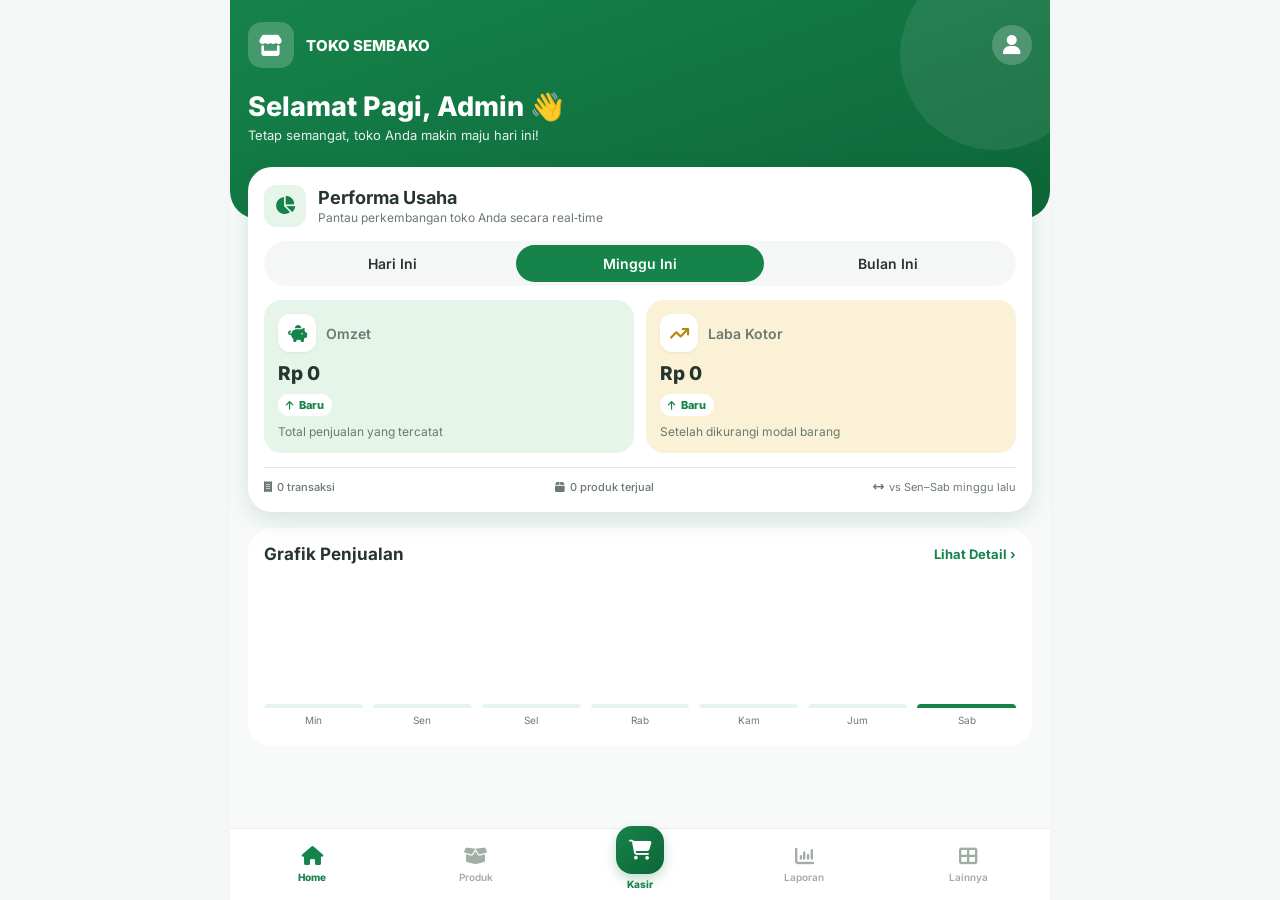
<file: offline-tablet/index.html>
<!DOCTYPE html>
<html lang="id">
<head>
<meta charset="UTF-8">
<meta name="viewport" content="width=device-width, initial-scale=1.0, maximum-scale=1.0, user-scalable=no">
<meta name="theme-color" content="#0f2a3d">
<link rel="manifest" href="manifest.json">
<link rel="apple-touch-icon" href="apple-touch-icon.png">
<meta name="apple-mobile-web-app-capable" content="yes">
<meta name="mobile-web-app-capable" content="yes">
<meta name="apple-mobile-web-app-title" content="KASIR APPS">
<script>
/* Service worker: wajib ada supaya mobile.html bisa dipasang sebagai PWA */
if ('serviceWorker' in navigator) {
  navigator.serviceWorker.register('sw.js').catch(function () {});
}
</script>
<title>POS Toko Sembako (Offline) - Versi Tablet</title>

<link rel="stylesheet" href="assets/fonts/inter.css">
<link rel="stylesheet" href="assets/fa/all.min.css">

<style>
/* Zoom dikunci: tidak ada zoom otomatis saat fokus ke kolom, tidak ada cubit/ketuk dua kali */
html { touch-action: manipulation; -webkit-text-size-adjust: 100%; text-size-adjust: 100%; }
* {
  margin: 0;
  padding: 0;
  box-sizing: border-box;
  scrollbar-width: thin;
  scrollbar-color: #B9C8BE transparent;
}

*::-webkit-scrollbar {
  width: 4px;
  height: 4px;
}

*::-webkit-scrollbar-track {
  background: transparent;
}

*::-webkit-scrollbar-thumb {
  background: #B9C8BE;
  border-radius: 4px;
}

body {
  font-family: 'Inter', sans-serif;
  background: #F4F7F5;
  color: #26352D;
}

.app {
  width: 100%;
  max-width: 820px;
  min-height: 100vh;
  margin: auto;
  background: #F8FAF9;
  padding-bottom: 90px;
}

/* HEADER */
.header {
  padding: 22px 20px;
  display: flex;
  align-items: center;
  gap: 12px;
}

.logo {
  width: 46px;
  height: 46px;
  background: #16834A;
  color: white;
  display: flex;
  align-items: center;
  justify-content: center;
  border-radius: 14px;
  font-size: 21px;
}

.brand {
  flex: 1;
}

.brand h3 {
  font-size: 15px;
  font-weight: 800;
}

.brand p {
  font-size: 11px;
  color: #89958E;
  margin-top: 4px;
}

.profile {
  width: 40px;
  height: 40px;
  background: #E5F5EA;
  color: #16834A;
  border-radius: 50%;
  display: grid;
  place-items: center;
  font-size: 20px;
}

/* CONTENT */
.content {
  padding: 0 20px;
}

.heading {
  margin: 8px 0 18px;
}

.heading h1 {
  font-size: 24px;
  font-weight: 800;
}

.heading p {
  font-size: 12px;
  color: #89958E;
  margin-top: 6px;
}

/* SUMMARY */
.summary {
  background: linear-gradient(135deg, #16834A, #0D6638);
  border-radius: 20px;
  padding: 20px;
  color: white;
  box-shadow: 0 8px 20px #16834A20;
}

.summary-label {
  font-size: 12px;
  opacity: .8;
}

.summary h2 {
  font-size: 27px;
  margin: 9px 0 20px;
  letter-spacing: -1px;
}

.summary-info {
  display: grid;
  grid-template-columns: 1fr 1fr;
  gap: 15px;
}

.info-item {
  border-top: 1px solid #ffffff35;
  padding-top: 13px;
}

.info-item small {
  display: block;
  opacity: .8;
  font-size: 11px;
  margin-bottom: 5px;
}

.info-item strong {
  font-size: 14px;
}

/* MENU */
.section-title {
  display: flex;
  align-items: center;
  justify-content: space-between;
  margin: 26px 0 15px;
}

.section-title h3 {
  font-size: 17px;
  font-weight: 800;
}

.section-title span {
  font-size: 11px;
  color: #16834A;
}

.menu-grid {
  display: grid;
  grid-template-columns: repeat(3, 1fr);
  gap: 12px;
}

.menu-card {
  background: white;
  min-height: 112px;
  border: 1px solid #EDF1EE;
  border-radius: 17px;
  display: flex;
  flex-direction: column;
  align-items: center;
  justify-content: center;
  gap: 10px;
  cursor: pointer;
  transition: .2s;
}

.menu-card:active {
  transform: scale(.94);
  background: #F1F8F3;
}

.menu-icon {
  width: 49px;
  height: 49px;
  display: grid;
  place-items: center;
  border-radius: 15px;
  font-size: 21px;
}

.menu-card span {
  font-size: 11px;
  font-weight: 700;
}

/* ICON COLORS */
.green { background:#E5F5EA; color:#16834A; }
.blue { background:#E5F0FF; color:#2878D0; }
.orange { background:#FFF1DC; color:#E69522; }
.purple { background:#F2E8FA; color:#9250B8; }
.cyan { background:#E0F5F5; color:#168B91; }
.pink { background:#FCE8EF; color:#D34E78; }
.yellow { background:#FFF5D9; color:#C18A19; }
.violet { background:#EDE8FA; color:#7253BB; }
.gray { background:#E9EFF1; color:#546E7A; }

/* TRANSACTIONS */
.transaction-list {
  display: flex;
  flex-direction: column;
  gap: 10px;
}

.transaction {
  background: white;
  padding: 13px;
  border-radius: 15px;
  display: flex;
  align-items: center;
  gap: 12px;
  border: 1px solid #EDF1EE;
}

.transaction-icon {
  width: 42px;
  height: 42px;
  background: #E5F5EA;
  color: #16834A;
  border-radius: 12px;
  display: grid;
  place-items: center;
}

.transaction-detail {
  flex: 1;
}

.transaction-detail strong {
  font-size: 12px;
  display: block;
}

.transaction-detail small {
  color: #99A39C;
  font-size: 10px;
  display: block;
  margin-top: 5px;
}

.price {
  color: #16834A;
  font-size: 12px;
  font-weight: 800;
}

/* BOTTOM NAVIGATION */
.bottom-nav {
  position: fixed;
  bottom: 0;
  left: 50%;
  transform: translateX(-50%);
  width: 100%;
  max-width: 820px;
  height: calc(72px + env(safe-area-inset-bottom));
  background: white;
  border-top: 1px solid #EDF1EE;
  display: flex;
  justify-content: space-around;
  align-items: center;
  z-index: 10;
  padding-bottom: env(safe-area-inset-bottom);
}

.nav-item {
  border: none;
  background: none;
  flex: 1;
  min-width: 0;
  height: 72px;
  justify-content: center;
  display: flex;
  flex-direction: column;
  align-items: center;
  gap: 5px;
  color: #A2ADA5;
  font-family: inherit;
  font-size: 10px;
  font-weight: 600;
  line-height: 1.2;
  cursor: pointer;
  -webkit-tap-highlight-color: transparent;
}

.nav-item i {
  font-size: 19px;
}

.nav-item.active {
  color: #16834A;
  font-weight: 800;
}

.nav-item.cashier-nav-item {
  color: #16834A;
  font-weight: 800;
  transform: translateY(-7px);
}

.nav-item.cashier-nav-item i {
  width: 48px;
  height: 48px;
  display: grid;
  place-items: center;
  margin-bottom: -1px;
  border-radius: 16px;
  background: linear-gradient(135deg, #16834A, #0D6638);
  color: white;
  box-shadow: 0 5px 12px #16834A45;
  font-size: 20px;
}

.feature-modal {
  position: fixed;
  inset: 0;
  z-index: 20;
  display: none;
  align-items: flex-end;
  justify-content: center;
  background: #17251dcc;
}

.feature-modal.open { display: flex; }
.feature-modal.open:not(.cashier-mode) { align-items: stretch; background: #F8FAF9; }
.feature-modal.open:not(.cashier-mode) .feature-panel {
  width: 100%;
  max-width: 820px;
  height: 100vh;
  height: 100dvh;
  max-height: 100vh;
  max-height: 100dvh;
  padding: 20px 20px 0;
  border-radius: 0;
  display: flex;
  flex-direction: column;
  overflow: hidden;
  position: relative;
}
.feature-modal.open:not(.cashier-mode) .feature-header { flex: 0 0 auto; }
.feature-modal.open:not(.cashier-mode) #featureContent { min-height: 0; flex: 1; overflow-y: auto; margin-right: -20px; padding: 0 20px calc(92px + env(safe-area-inset-bottom)) 0; }
.feature-modal.open:not(.cashier-mode) .feature-bottom-nav {
  position: fixed;
  left: 50%;
  bottom: 0;
  transform: translateX(-50%);
  width: 100%;
  max-width: 820px;
  height: calc(72px + env(safe-area-inset-bottom));
  flex: 0 0 auto;
  margin: 0;
  padding-bottom: env(safe-area-inset-bottom);
  z-index: 21;
}
.feature-modal.cashier-mode {
  align-items: stretch;
  background: #F8FAF9;
}
.feature-modal.cashier-mode .feature-panel {
  height: 100vh;
  height: 100dvh;
  max-height: 100vh;
  max-height: 100dvh;
  padding: 0;
  border-radius: 0;
  overflow: hidden;
  display: flex;
  flex-direction: column;
}
.feature-modal.cashier-mode .feature-header { display: none; }
.feature-modal.cashier-mode .feature-bottom-nav { display: none; }
.feature-modal.cashier-mode #featureContent {
  min-height: 0;
  flex: 1;
  display: flex;
  flex-direction: column;
}

.feature-panel {
  width: 100%;
  max-width: 820px;
  max-height: 92vh;
  overflow-y: auto;
  padding: 20px;
  border-radius: 22px 22px 0 0;
  background: #F8FAF9;
}

.feature-header {
  display: flex;
  align-items: center;
  justify-content: space-between;
  margin-bottom: 18px;
}

.feature-header h2 { font-size: 20px; }
.feature-header { gap: 12px; }
.feature-close {
  width: 36px;
  height: 36px;
  border: 0;
  border-radius: 50%;
  background: #E9EFF1;
  color: #26352D;
  font-size: 18px;
  cursor: pointer;
}

.feature-form, .feature-card {
  padding: 15px;
  margin-bottom: 12px;
  border: 1px solid #EDF1EE;
  border-radius: 15px;
  background: white;
}

.feature-form { display: grid; gap: 10px; }
.feature-form > label { color: #53645A; font-size: 12px; font-weight: 700; margin-bottom: -6px; }
.feature-form h3, .feature-card h3 { font-size: 14px; margin-bottom: 4px; }
.feature-form input, .feature-form select, .feature-form textarea {
  width: 100%;
  min-height: 42px;
  padding: 10px 12px;
  border: 1px solid #DCE5DF;
  border-radius: 10px;
  background: white;
  color: #26352D;
  font: inherit;
  font-size: 13px;
}
.feature-form button, .feature-button {
  min-height: 42px;
  border: 0;
  border-radius: 10px;
  padding: 10px 14px;
  background: #16834A;
  color: white;
  font: inherit;
  font-size: 13px;
  font-weight: 700;
  cursor: pointer;
}
.feature-button.secondary { background: #E5F5EA; color: #16834A; }
.feature-button.danger { background: #FCE8EF; color: #B8335D; }
.feature-row { display: flex; align-items: center; gap: 10px; }
.feature-row > :first-child { flex: 1; }
.stock-adjust { display: grid; grid-template-columns: minmax(0, 1fr) minmax(0, 1fr); gap: 8px; margin-top: 10px; }
.stock-adjust input { grid-column: 1 / -1; width: 100%; min-width: 0; min-height: 42px; padding: 10px 12px; border: 1px solid #DCE5DF; border-radius: 10px; background: white; color: #26352D; font: inherit; font-size: 13px; }
.stock-adjust button { min-width: 0; white-space: nowrap; }
.feature-card p { margin-top: 7px; color: #718078; font-size: 12px; line-height: 1.5; }
.feature-empty { padding: 20px; text-align: center; color: #89958E; font-size: 13px; }
.feature-total { padding: 15px; margin: 12px 0; border-radius: 13px; background: #E5F5EA; color: #16834A; font-weight: 800; }
.purchase-status { display: inline-block; margin-top: 8px; padding: 5px 9px; border-radius: 20px; background: #FFF1DC; color: #A66A10; font-size: 11px; font-weight: 700; }
.purchase-status.paid { background: #E5F5EA; color: #16834A; }
.purchase-details { margin-top: 10px; color: #718078; font-size: 12px; }
.purchase-details summary { color: #16834A; font-weight: 700; cursor: pointer; }
.purchase-actions { display: flex; flex-wrap: wrap; gap: 8px; margin-top: 10px; }
.purchase-actions button { min-height: 36px; padding: 8px 10px; font-size: 11px; }
.purchase-items-list { display: grid; gap: 8px; max-height: 38vh; overflow-y: auto; padding: 2px 4px 2px 0; }
.purchase-item-row { display: grid; grid-template-columns: minmax(0, 1fr) minmax(0, 1fr) auto; gap: 7px !important; margin: 0 !important; padding: 9px !important; }
.purchase-product-picker { position: relative; grid-column: 1 / -1; min-width: 0; }
.purchase-product-picker input { width: 100%; min-width: 0; min-height: 38px; padding: 8px 10px; border: 1px solid #DCE5DF; border-radius: 10px; background: white; color: #26352D; font: inherit; font-size: 13px; }
.purchase-product-options { position: absolute; top: calc(100% + 4px); left: 0; right: 0; z-index: 5; display: none; max-height: 220px; overflow-y: auto; padding: 4px; border: 1px solid #DCE5DF; border-radius: 10px; background: white; box-shadow: 0 8px 20px #0002; }
.purchase-product-picker.open .purchase-product-options { display: grid; gap: 3px; }
.purchase-product-options button { width: 100%; min-height: 38px; padding: 8px 10px; border: 0; border-radius: 7px; background: white; color: #26352D; text-align: left; font: inherit; font-size: 12px; cursor: pointer; }
.purchase-product-options button:hover, .purchase-product-options button:focus { background: #E5F5EA; outline: none; }
.purchase-item-row input { min-width: 0; min-height: 38px; padding: 8px 10px; }
.purchase-item-row button { min-height: 38px; padding: 7px 9px; font-size: 11px; }
.purchase-date-range { grid-column: 1 / -1; display: grid; grid-template-columns: 1fr 1fr; align-items: end; gap: 7px 9px; padding: 10px; border: 1px solid #EDF1EE; border-radius: 12px; background: white; }
.purchase-date-range strong { grid-column: 1 / -1; color: #53645A; font-size: 12px; }
.purchase-date-range label { display: grid; gap: 5px; color: #718078; font-size: 11px; font-weight: 700; }
.product-tools .purchase-date-range input { width: 100%; min-width: 0; min-height: 40px; padding: 8px; border: 1px solid #DCE5DF; border-radius: 9px; background: white; color: #26352D; font: inherit; font-size: 12px; }
.purchase-date-range button { grid-column: 1 / -1; min-height: 38px; padding: 8px 12px; }
.cashier-page-header {
  min-height: 58px;
  padding: 10px 16px;
  display: flex;
  align-items: center;
  justify-content: space-between;
  gap: 12px;
  color: white;
  background: #16834A;
  border-bottom: 3px solid #C8A64B;
}
  .cashier-page-header strong { font-size: 15px; font-weight: 800; cursor: pointer; }

.cashier-page-header span { font-size: 13px; white-space: nowrap; }
.cashier-page-content { flex: 1; min-height: 0; overflow-y: auto; padding: 14px 12px 20px; }
.cashier-search { display: flex; gap: 8px; margin-bottom: 10px; }
.cashier-search input { flex: 1; min-width: 0; min-height: 54px; padding: 12px 14px; border: 1px solid #DCE5DF; border-radius: 13px; background: white; color: #26352D; font: inherit; font-size: 15px; }
.camera-button { width: 50px; min-width: 50px; border: 1px solid #DCE5DF; border-radius: 12px; background: white; color: #16834A; font-size: 18px; cursor: pointer; }
.cashier-results { display: grid; gap: 8px; margin-bottom: 10px; }
.cashier-product { width: 100%; text-align: left; border: 1px solid #EDF1EE; border-radius: 12px; padding: 12px; background: white; color: #26352D; cursor: pointer; }
.cashier-product strong, .cashier-product small { display: block; }
.cashier-product small { margin-top: 5px; color: #718078; font-size: 12px; }
.cashier-cart { display: grid; gap: 6px; }
.cashier-cart-item { padding: 8px 10px; border: 1px solid #DCE5DF; border-left: 4px solid #C8A64B; border-radius: 12px; background: white; }
.cashier-item-top, .cashier-item-bottom { display: flex; align-items: center; justify-content: space-between; gap: 8px; }
.cashier-item-top strong { min-width: 0; overflow-wrap: anywhere; font-size: 14px; }
.cashier-remove { border: 0; background: transparent; color: #89958E; font-size: 15px; cursor: pointer; padding: 2px 4px; line-height: 1; }
.cashier-item-bottom { margin-top: 6px; }
.cashier-price-unit { display: flex; align-items: center; flex-wrap: wrap; gap: 6px; min-width: 0; }
.cart-unit-select { max-width: 96px; padding: 4px 6px; border: 1px solid #D9E2DD; border-radius: 8px; background: #fff; color: #2F3B34; font: inherit; font-size: 13px; font-weight: 700; text-transform: lowercase; }
.pu-row { display: grid; grid-template-columns: repeat(2, minmax(0, 1fr)); gap: 6px; align-items: center; margin-bottom: 10px; padding: 10px; border: 1px dashed #BFD6C7; border-radius: 12px; background: #F8FBF9; }
.pu-row input { min-width: 0; margin: 0; }
.purchase-unit-select { width: 100%; margin-top: 6px; padding: 8px 10px; border: 1px solid #D9E2DD; border-radius: 10px; background: #fff; color: #26352D; font: inherit; font-weight: 700; }
.stock-input-row { display: flex; gap: 8px; align-items: stretch; }
.stock-input-row input { flex: 1 1 auto; min-width: 0; }
.stock-unit-select { flex: 0 0 auto; max-width: 42%; padding: 0 10px; border: 1px solid #D9E2DD; border-radius: 10px; background: #fff; color: #26352D; font: inherit; font-weight: 700; }
.pu-remove { grid-column: 1 / -1; border: 0; background: transparent; color: #C0392B; cursor: pointer; font: inherit; font-size: 13px; font-weight: 700; padding: 6px; }
.cashier-price-edit { display: inline-flex; align-items: center; gap: 8px; padding: 5px 8px; border: 1px dashed #B9C8BE; border-radius: 9px; background: #F4F7F5; color: #26352D; font-weight: 700; font-size: 13px; cursor: pointer; white-space: nowrap; }
.cashier-quantity { display: flex; align-items: center; gap: 6px; }
.cashier-quantity button { width: 34px; height: 34px; border: 1px solid #DCE5DF; border-radius: 10px; background: white; color: #16834A; font-size: 18px; line-height: 1; padding: 0; cursor: pointer; }
.cashier-quantity strong { min-width: 16px; text-align: center; }
.cashier-line-total { text-align: right; font-size: 13px; font-weight: 800; white-space: nowrap; }
.cashier-empty { padding: 24px 12px; text-align: center; color: #89958E; font-size: 13px; }
.cashier-bottom { flex: 0 0 auto; padding: 10px 12px 0; background: #F8FAF9; border-top: 1px solid #E5EBE7; }
.cashier-bottom .cashier-bottom-nav {
  position: static;
  left: auto;
  bottom: auto;
  transform: none;
  width: calc(100% + 24px);
  max-width: none;
  height: calc(72px + env(safe-area-inset-bottom));
  margin: 8px -12px 0;
  padding-bottom: env(safe-area-inset-bottom);
  border-radius: 0;
}
.cashier-total { display: flex; align-items: center; justify-content: space-between; gap: 12px; padding: 12px 14px; border-radius: 15px; background: #16834A; color: white; box-shadow: 0 5px 16px #16834A26; }
.cashier-total small { display: block; margin-bottom: 4px; opacity: .82; font-size: 11px; }
.cashier-total strong { font-size: 19px; }
.cashier-pay { width: auto; min-width: 104px; background: #C8A64B; color: #26352D; }
.cashier-pay:disabled { opacity: .55; cursor: not-allowed; }
.cashier-nav { min-height: 56px; display: flex; justify-content: space-around; align-items: center; margin-top: 8px; background: white; border: 1px solid #EDF1EE; border-radius: 13px; }
.cashier-nav button { border: 0; background: none; color: #89958E; display: grid; justify-items: center; gap: 3px; font-size: 10px; cursor: pointer; }
.cashier-nav button i { font-size: 17px; }
.cashier-nav button.active { color: #16834A; font-weight: 700; }
.product-tools { display: grid; gap: 9px; margin-bottom: 12px; }
.product-tools input, .product-tools select { width: 100%; min-height: 48px; padding: 11px 13px; border: 1px solid #DCE5DF; border-radius: 12px; background: white; color: #26352D; font: inherit; font-size: 13px; }
.product-sort-label { margin-top: 2px; color: #718078; font-size: 12px; font-weight: 700; }
.product-hint { color: #89958E; font-size: 11px; }
.product-count { margin: 2px 2px 8px; color: #5F6F66; font-size: 13px; font-weight: 600; }
.report-filters { grid-template-columns: repeat(2, minmax(0, 1fr)); gap: 7px 9px; }
.report-filters .product-sort-label:first-child,
.report-filters #reportPeriod { grid-column: 1 / -1; }
.report-filters .product-sort-label { margin-top: 0; }
.report-filters input,
.report-filters select { min-width: 0; min-height: 42px; padding: 9px 10px; }
.report-chart { min-height: 150px; display: flex; align-items: stretch; gap: 6px; overflow-x: auto; padding: 12px 2px 0; }
.report-chart-day { min-width: 35px; flex: 1; display: flex; flex-direction: column; align-items: center; justify-content: flex-end; gap: 7px; color: #89958E; font-size: 9px; }
.report-chart-bars { width: 100%; height: 118px; display: flex; align-items: flex-end; justify-content: center; gap: 3px; border-bottom: 1px solid #DCE5DF; }
.report-bar { width: 9px; min-height: 3px; border-radius: 5px 5px 0 0; }
.sales-bar { background: #16834A; }
.profit-bar { background: #C8A64B; }
.report-legend { display: flex; flex-wrap: wrap; gap: 8px 14px; color: #718078; font-size: 11px; }
.report-scale-note { margin-top: 6px; color: #89958E; font-size: 10px; line-height: 1.4; }
.report-summary { padding: 0; overflow: hidden; }
.report-summary-hero { display: flex; align-items: center; justify-content: space-between; gap: 12px; padding: 18px 16px; background: linear-gradient(135deg, #16834A, #0D6638); color: white; }
.report-summary-hero small { display: block; margin-bottom: 7px; color: #ffffffc9; font-size: 11px; }
.report-summary-hero strong { display: block; font-size: clamp(22px, 7vw, 29px); letter-spacing: -.7px; overflow-wrap: anywhere; }
.report-summary-hero i { width: 42px; height: 42px; flex: 0 0 42px; display: grid; place-items: center; border-radius: 13px; background: #ffffff24; font-size: 18px; }
.report-summary-grid { display: grid; grid-template-columns: repeat(2, minmax(0, 1fr)); gap: 9px; padding: 11px; }
.report-summary-metric { min-width: 0; padding: 11px; border-radius: 12px; background: #F4F7F5; }
.report-summary-metric small { display: block; color: #89958E; font-size: 10px; }
.report-summary-metric strong { display: block; margin-top: 5px; color: #26352D; font-size: 14px; overflow-wrap: anywhere; }
.report-summary-metric.profit strong { color: #16834A; }
.report-stock-value { display: flex; align-items: center; gap: 13px; padding: 15px; }
.report-stock-value-icon { width: 44px; height: 44px; flex: 0 0 44px; display: grid; place-items: center; border-radius: 13px; background: #E5F0FF; color: #2878D0; font-size: 18px; }
.report-stock-value-copy { min-width: 0; }
.report-stock-value-copy small { display: block; color: #89958E; font-size: 11px; }
.report-stock-value-copy strong { display: block; margin-top: 5px; color: #26352D; font-size: 20px; letter-spacing: -.4px; overflow-wrap: anywhere; }
.report-stock-value-copy p { margin-top: 3px; color: #89958E; font-size: 10px; }
.report-legend span:first-child { color: #16834A; }
.report-legend span:last-child { color: #A7832F; }
.low-stock-item { display: flex; justify-content: space-between; gap: 10px; padding: 9px 0; border-bottom: 1px solid #EDF1EE; }
.low-stock-item:last-child { border-bottom: 0; }
.low-stock-item span { color: #B8335D; font-weight: 700; white-space: nowrap; }
.product-list { display: grid; gap: 9px; padding-bottom: 75px; }
.product-list-item { min-height: 72px; display: flex; align-items: center; gap: 12px; padding: 12px; border: 1px solid #EDF1EE; border-radius: 14px; background: white; touch-action: manipulation; user-select: none; -webkit-user-select: none; }
.product-list-icon { width: 44px; height: 44px; flex: 0 0 44px; display: grid; place-items: center; border-radius: 12px; background: #E5F5EA; color: #16834A; }
.product-list-detail { min-width: 0; flex: 1; }
.product-list-detail strong, .product-list-detail small { display: block; overflow-wrap: anywhere; }
.product-list-detail strong { font-size: 13px; }
.price-strong { font-weight: 800; color: #26352D; }
.product-list-detail small { margin-top: 5px; color: #718078; font-size: 12px; }
.product-list-arrow { color: #A2ADA5; font-size: 12px; }
.product-add-button { position: fixed; z-index: 22; right: max(20px, calc((100vw - 780px) / 2)); bottom: max(92px, calc(72px + env(safe-area-inset-bottom))); width: 56px; height: 56px; border: 0; border-radius: 50%; background: #16834A; color: white; box-shadow: 0 6px 18px #16834A55; font-size: 21px; cursor: pointer; }
@media (min-width: 600px) {
  .feature-modal.cashier-mode { align-items: center; }
  .feature-modal.cashier-mode .feature-panel { height: min(900px, 94vh); max-height: 94vh; border-radius: 22px; }
}
.payment-overlay { position: fixed; inset: 0; z-index: 30; display: flex; align-items: center; justify-content: center; padding: 20px; background: #17251dcc; }
.payment-box { width: 100%; max-width: 440px; padding: 20px; border-radius: 20px; background: #F8FAF9; box-shadow: 0 12px 40px #0003; }
.payment-box h3 { margin-bottom: 14px; }
.payment-total { padding: 14px 16px; margin: 12px 0; border-radius: 14px; background: #fff; border: 1px solid #DCE5DF; text-align: center; }
.payment-total small { display: block; color: #718078; font-size: 12px; font-weight: 700; }
.payment-total strong { display: block; margin-top: 2px; font-size: 28px; font-weight: 800; color: #26352D; letter-spacing: -.5px; }
.payment-change { padding: 12px 14px; border-radius: 12px; background: #F1F5F2; color: #718078; font-size: 13px; font-weight: 700; }
.payment-change.ok { background: #E5F5EA; color: #16834A; }
.payment-change.low { background: #FFF1E0; color: #B35A00; }
.payment-change strong { display: block; margin-top: 4px; font-size: 18px; }
.payment-quick-amounts { display: grid; grid-template-columns: repeat(3, minmax(0, 1fr)); gap: 8px; }
.payment-quick-amounts button { min-width: 0; padding: 10px 6px; font-size: 12px; }
.payment-quick-amounts button.feature-button { background: #fff; color: #16834A; border: 1.5px solid #16834A; }
.payment-quick-amounts button.feature-button.selected { background: #16834A; color: #fff; box-shadow: none; }
.payment-success { text-align: center; padding: 12px 4px 4px; }
.payment-success-icon { color: #16834A; font-size: 58px; margin: 8px 0 14px; }
.payment-success h3 { margin-bottom: 8px; font-size: 22px; }
.payment-success p { color: #718078; font-size: 13px; }
.payment-success-actions { display: grid; grid-template-columns: 1fr 1fr; gap: 10px; margin-top: 20px; }
.receipt-print { display: none; }
@page { margin: 0; }
@media print {
  body.printing-receipt * { visibility: hidden !important; }
  body.printing-receipt #receiptPrint,
  body.printing-receipt #receiptPrint * { visibility: visible !important; }
  body.printing-receipt #receiptPrint {
    display: block !important;
    position: absolute;
    left: 0;
    top: 0;
    width: 58mm;
    padding: 5mm;
    color: #111;
    background: white;
    font: 10px Arial, sans-serif;
    overflow-wrap: anywhere;
  }
  #receiptPrint h2 { font-size: 14px; }
  #receiptPrint h2, #receiptPrint p { margin: 0 0 6px; }
  #receiptPrint .receipt-header { text-align: center; }
  #receiptPrint .receipt-header h2 { margin-bottom: 4px; }
  #receiptPrint .receipt-line { display: flex; justify-content: space-between; align-items: flex-start; gap: 4px; margin: 5px 0; }
  #receiptPrint .receipt-line span, #receiptPrint .receipt-line strong { min-width: 0; overflow-wrap: anywhere; }
  #receiptPrint .receipt-item-name { font-weight: 700; }
  #receiptPrint .receipt-item .receipt-line { margin: 1px 0 6px; }
  #receiptPrint .receipt-divider { border-top: 1px dashed #555; margin: 8px 0; }
}
.history-transaction { cursor: pointer; }
.receipt-detail-box { max-height: calc(100vh - 40px); overflow-y: auto; background: #E9EDEA; }
.receipt-preview { padding: 16px 16px 18px; border-radius: 4px; background: #fff; color: #111; box-shadow: 0 1px 6px #0003; font: 12px/1.4 "Courier New", monospace; overflow-wrap: anywhere; }
.receipt-preview h2 { margin: 0 0 4px; font-size: 16px; text-transform: uppercase; }
.receipt-preview p { margin: 0 0 4px; }
.receipt-preview .receipt-header { text-align: center; }
.receipt-preview .receipt-line { display: flex; justify-content: space-between; align-items: flex-start; gap: 8px; margin: 5px 0; }
.receipt-preview .receipt-divider { border-top: 1px dashed #555; margin: 8px 0; }
.receipt-item-name { font-weight: 700; }
.receipt-item .receipt-line { margin: 1px 0 6px; }
.receipt-preview .receipt-empty { color: #718078; font-size: 11px; text-align: center; }
.receipt-detail-actions { display: grid; grid-template-columns: repeat(2, minmax(0, 1fr)); gap: 8px; margin-top: 14px; }
.receipt-detail-actions .feature-button { min-width: 0; padding: 10px 8px; font-size: 12px; }
.receipt-detail-actions button:first-child { background: #0D6638; color: white; }
.receipt-detail-actions button.danger { background: #B4234D; color: white; }
.receipt-detail-actions .receipt-close-button { grid-column: 1 / -1; }
.scanner-video { width: 100%; border-radius: 14px; background: #17251d; }
.camera-overlay { position: fixed; inset: 0; z-index: 40; display: flex; align-items: center; justify-content: center; padding: 20px; background: #17251dcc; }
.camera-box { width: 100%; max-width: 440px; padding: 18px; border-radius: 20px; background: #F8FAF9; }
 .camera-box p { margin: 10px 0; color: #718078; font-size: 13px; }
.history-transaction { touch-action: manipulation; user-select: none; -webkit-user-select: none; }
.history-delete-action { display: none; margin-top: 10px; }
.history-transaction.delete-option-visible .history-delete-action { display: inline-flex; }
.history-delete-confirm { display: none; margin-top: 10px; padding: 12px; border-radius: 12px; background: #FFF5F6; }
.history-transaction.confirm-delete .history-delete-confirm { display: block; }
.history-delete-confirm p { margin: 0 0 8px; color: #26352D; font-size: 12px; font-weight: 700; }
.history-delete-confirm .purchase-actions { margin-top: 0; }
 .history-delete-confirm .feature-button { min-height: 38px; }
.debt-card { padding: 11px 12px; margin-bottom: 8px; }
.debt-card-main { min-width: 0; }
.debt-card-heading { display: flex; align-items: center; justify-content: space-between; gap: 8px; }
.debt-card-heading h3 { min-width: 0; margin: 0; overflow-wrap: anywhere; }
.debt-card .purchase-status { flex: 0 0 auto; margin: 0; padding: 4px 8px; }
.debt-card-values { display: flex; flex-wrap: wrap; gap: 4px 14px; margin-top: 5px; color: #718078; font-size: 11px; }
.debt-card-values strong { color: #26352D; }
.debt-card .product-hint { margin-top: 4px; font-size: 10px; }
.debt-payment-form { display: flex; align-items: center; gap: 7px; margin-top: 9px; }
.debt-payment-form input { min-width: 0; flex: 1; height: 38px; padding: 8px 10px; border: 1px solid #DCE5DF; border-radius: 9px; font: inherit; font-size: 12px; }
.debt-payment-form button { min-height: 38px; padding: 7px 10px; }
.product-limit-overlay { position: fixed; inset: 0; z-index: 50; display: flex; align-items: center; justify-content: center; padding: 18px; background: #17251dcc; }
.product-limit-box { position: relative; width: 100%; max-width: 420px; padding: 24px 20px 20px; border-radius: 22px; background: #F8FAF9; box-shadow: 0 12px 40px #0003; text-align: center; }
.product-limit-close { position: absolute; top: 14px; right: 14px; }
.product-limit-icon { width: 58px; height: 58px; display: grid; place-items: center; margin: 0 auto 14px; border-radius: 18px; background: #FFF1DC; color: #E69522; font-size: 25px; }
.product-limit-box h2 { padding: 0 22px; font-size: 19px; }
.product-limit-box > p { margin: 10px 0 18px; color: #718078; font-size: 13px; line-height: 1.55; }
.whatsapp-activation { display: flex; align-items: center; justify-content: center; gap: 8px; width: 100%; min-height: 46px; background: #16834A; color: white; text-decoration: none; }


@media (min-width: 600px) {
  .feature-modal { align-items: center; }
  .feature-panel { border-radius: 22px; }

  body {
    padding: 20px 0;
  }

  .app {
    border-radius: 24px;
    overflow: hidden;
    box-shadow: 0 10px 50px #00000012;
  }

  .bottom-nav {
    bottom: 20px;
    border-radius: 0 0 24px 24px;
  }
}

/* AKUN */
.akun-banner{display:flex;align-items:flex-start;gap:12px;background:#E5F5EA;border:1px solid #CFE9D9;border-radius:16px;padding:13px 14px;margin:0 0 16px}
.akun-banner[hidden]{display:none}
.akun-banner > i{color:#16834A;font-size:18px;margin-top:2px}
.akun-banner > div{flex:1;min-width:0}
.akun-banner strong{display:block;font-size:13px;color:#0D6638}
.akun-banner p{font-size:12px;color:#3d5a49;margin-top:3px;line-height:1.45}
.akun-banner .aksi{display:flex;gap:8px;margin-top:10px}
.akun-banner .aksi button{border:0;border-radius:10px;font:inherit;font-size:12px;font-weight:700;padding:8px 12px;cursor:pointer}
.akun-banner .masuk{background:#16834A;color:#fff}
.akun-banner .nanti{background:transparent;color:#0D6638}
.akun-row{display:flex;align-items:center;gap:12px;margin:12px 0 4px}
.akun-row > div{min-width:0}
.akun-row img,.akun-avatar{width:40px;height:40px;border-radius:50%;background:#E5F5EA;color:#16834A;display:grid;place-items:center;object-fit:cover;flex:none}
.akun-row strong{display:block;font-size:13px}
.akun-row small{display:block;font-size:11px;color:#89958E;overflow:hidden;text-overflow:ellipsis;white-space:nowrap}

/* Sedikit merapatkan jarak agar lebih banyak konten terlihat. */
.header { padding-top: 18px; padding-bottom: 18px; }
.content { padding-right: 18px; padding-left: 18px; }
.heading { margin-bottom: 15px; }
.summary { padding: 18px; }
.section-title { margin: 22px 0 12px; }
.menu-grid { gap: 10px; }
.menu-card { min-height: 104px; }
.transaction-list { gap: 8px; }
.transaction { padding: 11px; gap: 10px; }
.feature-form, .feature-card { padding: 13px; margin-bottom: 10px; }

/* ===== BERANDA HIJAU ===== */
.header.bh-hero{display:block;background:linear-gradient(160deg,#16834A,#0D6638);color:#fff;padding:22px 18px 76px;border-radius:0 0 28px 28px;position:relative;overflow:hidden}
.bh-hero:after{content:"";position:absolute;right:-40px;top:-40px;width:190px;height:190px;border-radius:50%;background:rgba(255,255,255,.08)}
.bh-top{display:flex;align-items:center;gap:12px;position:relative;z-index:1}
.bh-hero .logo{background:rgba(255,255,255,.2)}
.bh-hero .brand p{color:rgba(255,255,255,.85)}
.bh-hero .profile{background:rgba(255,255,255,.2);color:#fff;cursor:pointer}
.bh-hero h1{font-size:27px;font-weight:800;margin-top:22px;position:relative;z-index:1}
.bh-hero .bh-sub{font-size:13px;opacity:.9;margin-top:4px;position:relative;z-index:1}
.bh-panel{margin:-52px 0 0;background:#fff;border-radius:24px;padding:18px 16px;box-shadow:0 8px 24px rgba(13,102,56,.15);position:relative}
.bh-ph{display:flex;gap:12px;align-items:center}
.bh-pi{width:42px;height:42px;border-radius:12px;background:#E5F5EA;color:#16834A;display:grid;place-items:center;font-size:18px}
.bh-ph h2{font-size:18px}.bh-ph p{font-size:12px;color:#6B7A71;margin-top:2px}
.bh-seg{display:flex;background:#F4F7F5;border-radius:999px;padding:4px;margin:14px 0}
.bh-seg button{flex:1;border:0;background:none;color:#26352D;padding:10px 0;border-radius:999px;font:600 14px Inter,sans-serif;cursor:pointer}
.bh-seg button.on{background:#16834A;color:#fff}
.bh-stats{display:grid;grid-template-columns:1fr 1fr;gap:12px}
.bh-st{border-radius:18px;padding:14px;min-width:0}
.bh-st.a{background:#E5F5EA}.bh-st.b{background:#FBF1D6}
.bh-st .hd{display:flex;align-items:center;gap:10px}
.bh-st .ic{width:38px;height:38px;border-radius:12px;background:#fff;display:flex;align-items:center;justify-content:center;font-size:17px;flex:none;box-shadow:0 1px 3px rgba(0,0,0,.06)}
.bh-st.a .ic{color:#16834A}.bh-st.b .ic{color:#B8860B}
.bh-st .l{font-weight:600;font-size:14px;color:#6B7A71}
.bh-st .v{font-size:19px;font-weight:800;margin:10px 0 8px;white-space:nowrap}
.bh-trend i{font-size:10px;margin-right:2px}.bh-trend b{font-weight:800}
.bh-trend{display:inline-block;white-space:nowrap;background:#fff;color:#16834A;font-size:11px;font-weight:600;border-radius:999px;padding:4px 8px}
.bh-trend.down{color:#C0392B}
.bh-st small{display:block;margin-top:8px;font-size:12px;color:#6B7A71}
.bh-st .v{max-width:100%}
.bh-st .bh-trend{max-width:100%;box-sizing:border-box;white-space:normal;line-height:1.3;text-wrap:balance;border-radius:14px}
.bh-foot b{font-weight:500}.bh-foot i{margin-right:2px}
.bh-foot{display:flex;flex-wrap:wrap;justify-content:space-between;gap:6px;border-top:1px solid #E3EAE5;margin-top:14px;padding-top:12px;font-size:11px;color:#6B7A71}
.bh-chart{margin:16px 0;background:#fff;border-radius:24px;padding:16px}
.bh-chart-h{display:flex;justify-content:space-between;align-items:center}
.bh-chart-h h3{font-size:17px}.bh-chart-h a{color:#16834A;font-weight:700;font-size:13px;cursor:pointer}
.bh-bars{display:flex;align-items:flex-end;gap:10px;height:130px;margin:14px 0 22px}
.bh-bar{flex:1;height:100%;display:flex;align-items:flex-end;position:relative}
.bh-bar i{display:block;width:100%;background:#E5F5EA;border-radius:8px 8px 0 0;min-height:3px}
.bh-bar.now i{background:#16834A}
.bh-bar span{position:absolute;bottom:-18px;left:0;right:0;text-align:center;font-size:10px;color:#6B7A71}
.bh-lainnya{padding:16px 16px 14px}.bh-lainnya .menu-card{padding:18px 6px 10px;justify-content:flex-start}.bh-lainnya .menu-card span{text-align:center;line-height:1.25}
.bh-lainnya .section-title{margin-top:4px}
#emptyStockSetting,#printMode{display:block;width:100%;max-width:100%;min-height:42px;margin-top:10px;padding:10px 12px;border:1px solid #DCE5DF;border-radius:10px;background:#fff;color:#26352D;font:inherit;font-size:13px}
.feature-card .feature-button{max-width:100%}
.akses-kartu button{min-width:78px}

/* ===== HUTANG / PIUTANG ===== */
.dbt-search{display:flex;align-items:center;gap:10px;background:#fff;border:1px solid #E3EAE5;border-radius:14px;padding:0 14px;margin-bottom:14px}
.dbt-search i{color:#89958E}
.dbt-search input{flex:1;border:0;outline:0;background:none;padding:13px 0;font:500 14px Inter,sans-serif;color:#26352D;min-width:0}
.dbt-sum{background:#fff;border-radius:20px;overflow:hidden;box-shadow:0 4px 16px rgba(13,102,56,.10);margin-bottom:14px}
.dbt-sum-top{background:linear-gradient(135deg,#E5F5EA,#F6FBF8);padding:16px}
.dbt-sum-top small{font-size:13px;font-weight:600;color:#6B7A71}
.dbt-sum-top h2{font-size:28px;font-weight:800;margin:2px 0 10px;color:#26352D}
.dbt-chip{display:inline-block;background:#fff;border:1px solid #D5E6DB;border-radius:999px;font-size:11px;color:#4D5E54;padding:4px 10px;margin-right:6px}
.dbt-sum-bot{display:grid;grid-template-columns:1fr 1fr}
.dbt-sum-bot div{padding:12px 16px}
.dbt-sum-bot div+div{border-left:1px solid #E3EAE5}
.dbt-sum-bot small{display:block;font-size:12px;color:#6B7A71}
.dbt-sum-bot strong{display:block;font-size:18px;margin:4px 0 2px}
.dbt-sum-bot em{font-style:normal;font-size:11px;color:#89958E}
.dbt-actions{display:grid;grid-template-columns:1fr 1fr;gap:10px;margin-bottom:12px}
.dbt-actions .feature-button{margin:0}
.dbt-add[hidden]{display:none}
.dbt-pills{display:flex;gap:8px;overflow-x:auto;padding:2px 0 12px}
.dbt-pills button{flex:none;border:1px solid #E3EAE5;background:#fff;color:#4D5E54;border-radius:999px;padding:9px 14px;font:600 13px Inter,sans-serif;cursor:pointer}
.dbt-pills button.on{background:#16834A;border-color:#16834A;color:#fff}
.dbt-card{background:#fff;border-radius:18px;padding:14px;margin-bottom:12px;box-shadow:0 3px 12px rgba(13,102,56,.08)}
.dbt-main{display:flex;gap:12px;align-items:flex-start;cursor:pointer}
.dbt-av{width:44px;height:44px;flex:none;border-radius:50%;background:#E5F5EA;color:#16834A;display:grid;place-items:center;font-weight:800;font-size:17px}
.dbt-info{flex:1;min-width:0}
.dbt-info b{display:block;font-size:15px;overflow:hidden;text-overflow:ellipsis;white-space:nowrap}
.dbt-info small{display:block;font-size:12px;color:#6B7A71;margin-top:3px}
.dbt-amt{text-align:right;white-space:nowrap;font-weight:800;font-size:16px;color:#C0392B}
.dbt-amt.paid{color:#16834A}
.dbt-amt i{font-size:11px;color:#89958E;margin-left:6px}
.dbt-badges{display:flex;flex-wrap:wrap;gap:8px;align-items:center;margin:10px 0 0 56px}
.dbt-badge{font-size:11px;font-weight:600;border-radius:999px;padding:5px 10px;background:#E5F5EA;color:#16834A}
.dbt-badge.late{background:#FBE4E4;color:#C0392B}
.dbt-note{font-size:11px;color:#89958E}
.dbt-detail{border-top:1px solid #E3EAE5;margin-top:12px;padding-top:12px}
.dbt-detail p{font-size:12px;color:#6B7A71;margin:6px 0}
.dbt-del{width:100%;margin-top:10px;background:none;border:1px solid #F0C9C5;color:#C0392B;border-radius:12px;padding:10px;font:600 13px Inter,sans-serif;cursor:pointer}

/* ===== RIWAYAT ===== */
.hst-search{display:flex;align-items:center;gap:10px;background:#fff;border:1px solid #E3EAE5;border-radius:14px;padding:0 14px;margin-bottom:12px}
.hst-search i{color:#89958E}
.hst-search input{flex:1;border:0;outline:0;background:none;padding:13px 0;font:500 14px Inter,sans-serif;color:#26352D;min-width:0}
.hst-filters{display:grid;grid-template-columns:1fr 1fr;gap:10px;margin-bottom:14px}
.hst-filters select{width:100%;border:1px solid #E3EAE5;background:#fff;border-radius:12px;padding:10px 12px;font:600 13px Inter,sans-serif;color:#26352D}
.hst-omzet{background:linear-gradient(135deg,#E5F5EA,#F6FBF8);border-radius:20px;padding:16px;box-shadow:0 4px 16px rgba(13,102,56,.10)}
.hst-omzet small{font-size:13px;font-weight:600;color:#6B7A71}
.hst-omzet h2{font-size:28px;font-weight:800;margin:2px 0 10px;color:#26352D}
.hst-chip{display:inline-block;background:#fff;border:1px solid #D5E6DB;border-radius:999px;font-size:11px;color:#4D5E54;padding:4px 10px;margin:0 6px 6px 0}
.hst-laba{display:flex;align-items:center;justify-content:space-between;gap:12px;background:#fff;border:2px solid #D5E6DB;border-radius:18px;padding:14px 16px;margin:12px 0 14px}
.hst-laba small{display:block;font-size:12px;color:#6B7A71}
.hst-laba .l{font-size:13px;font-weight:600;color:#6B7A71;margin-bottom:2px}
.hst-laba strong{display:block;font-size:24px;font-weight:800;color:#16834A;margin:2px 0 4px}
.hst-ring{width:64px;height:64px;flex:none;border-radius:50%;background:conic-gradient(#16834A calc(var(--p)*1%),#E5F5EA 0);display:grid;place-items:center}
.hst-ring span{width:48px;height:48px;border-radius:50%;background:#fff;display:grid;place-items:center;font-size:11px;font-weight:800;color:#16834A}
.hst-head{display:flex;justify-content:space-between;align-items:baseline;margin:4px 2px 10px}
.hst-head h3{font-size:17px}.hst-head span{font-size:12px;color:#6B7A71}
.hst-row{display:flex;gap:12px;align-items:center}
.hst-ic{width:42px;height:42px;flex:none;border-radius:12px;background:#E5F5EA;color:#16834A;display:grid;place-items:center}
.hst-info{flex:1;min-width:0}
.hst-info b{display:block;font-size:13px;letter-spacing:.2px}
.hst-info small{display:block;font-size:12px;color:#6B7A71;margin-top:2px;overflow:hidden;text-overflow:ellipsis;white-space:nowrap}
.hst-tot{font-weight:800;font-size:15px;color:#26352D;white-space:nowrap}

/* ===== LAPORAN ===== */
.rpt-filters{display:grid;gap:10px;margin-bottom:14px}
.rpt-filters select,.rpt-filters input{width:100%;border:1px solid #E3EAE5;background:#fff;border-radius:12px;padding:11px 12px;font:600 13px Inter,sans-serif;color:#26352D}
.rpt-filters label{font-size:12px;color:#6B7A71;font-weight:600}
.rpt-card{background:#fff;border-radius:18px;padding:16px;margin-bottom:14px;box-shadow:0 3px 12px rgba(13,102,56,.08)}
.rpt-card h3{font-size:16px;margin-bottom:10px}
.rpt-card>p{font-size:12px;color:#6B7A71}
.rpt-stock{display:flex;align-items:center;gap:13px}
.rpt-stock .ic{width:44px;height:44px;flex:none;border-radius:13px;background:#E5F5EA;color:#16834A;display:grid;place-items:center;font-size:18px}
.rpt-stock small{display:block;font-size:12px;color:#6B7A71}
.rpt-stock strong{display:block;font-size:20px;margin:3px 0}
.rpt-stock p{font-size:11px;color:#89958E}
.rpt-top{display:flex;align-items:center;gap:10px;padding:10px 0;border-top:1px solid #EDF1EE}
.rpt-top:first-of-type{border-top:0}
.rpt-rank{width:26px;height:26px;flex:none;border-radius:50%;background:#E5F5EA;color:#16834A;display:grid;place-items:center;font-weight:800;font-size:12px}
.rpt-top b{flex:1;min-width:0;font-size:14px;overflow:hidden;text-overflow:ellipsis;white-space:nowrap}
.rpt-top small{font-size:12px;color:#6B7A71;white-space:nowrap}
.rpt-top strong{font-size:13px;white-space:nowrap}

/* ===== PERBAIKAN KERAPIAN & FITUR ===== */
.app-toast { position: fixed; left: 50%; top: calc(14px + env(safe-area-inset-top)); transform: translate(-50%, -14px); z-index: 70; max-width: min(92vw, 440px); padding: 11px 16px; border-radius: 14px; background: #26352D; color: #fff; font-size: 13px; font-weight: 600; line-height: 1.4; text-align: center; box-shadow: 0 8px 24px #0004; opacity: 0; pointer-events: none; transition: opacity .2s, transform .2s; }
.app-toast.show { opacity: 1; transform: translate(-50%, 0); }
.app-toast.ok { background: #0D6638; }
.app-toast.warn, .app-toast.warning { background: #8A4B0F; }
.feature-panel > .feature-header { flex-direction: row-reverse; justify-content: flex-end; }
.bh-lainnya .menu-grid { grid-auto-rows: 1fr; }
.search-icon-field, .product-tools input[type="search"], #cashierSearch { background-image: url("data:image/svg+xml,%3Csvg xmlns='http://www.w3.org/2000/svg' width='18' height='18' viewBox='0 0 24 24' fill='none' stroke='%2389958E' stroke-width='2.2' stroke-linecap='round' stroke-linejoin='round'%3E%3Ccircle cx='11' cy='11' r='7'/%3E%3Cpath d='m20 20-3.5-3.5'/%3E%3C/svg%3E"); background-repeat: no-repeat; background-position: 13px center; padding-left: 40px; }
.cashier-item-top { align-items: flex-start; }
.cashier-item-top .cashier-item-name { flex: 1; }
.cashier-item-top .cashier-line-total { flex: 0 0 auto; color: #16834A; font-size: 14px; text-align: right; white-space: nowrap; }
.cashier-price-unit { flex: 1; }
.cashier-cart-head { display: flex; align-items: center; justify-content: space-between; gap: 8px; margin: 0 2px 8px; color: #718078; font-size: 12px; font-weight: 600; }
.cashier-cart-head button { border: 0; background: none; color: #B8335D; font: inherit; font-size: 12px; font-weight: 700; cursor: pointer; padding: 6px 4px; }
.cash-fields[hidden] { display: none; }
.cash-fields { display: grid; gap: 10px; }
.payment-change small { display: block; margin-top: 3px; font-weight: 600; font-size: 11px; }
.pu-wide { grid-column: 1 / -1; }
.cashier-product.multi { cursor: default; }
.cashier-product small small { display: inline; margin: 0; }
.unit-chips { display: flex; flex-wrap: wrap; gap: 8px; margin-top: 10px; }
.unit-chip { display: grid; gap: 2px; min-width: 88px; padding: 9px 12px; border: 1px solid #CFE6D7; border-radius: 12px; background: #F1FAF4; color: #16834A; font: inherit; font-size: 13px; font-weight: 700; text-align: left; cursor: pointer; }
.unit-chip b { color: #26352D; font-size: 12px; }
.unit-chip:disabled { opacity: .45; cursor: not-allowed; }
.stk { display: inline-block; padding: 1px 8px; border-radius: 999px; font-size: 11px; font-weight: 700; line-height: 1.5; }
.stk.out { background: #FBE4E4; color: #C0392B; }
.stk.low { background: #FFF1DC; color: #A66A10; }
.purchase-status.empty { background: #FBE4E4; color: #C0392B; }
.feature-row .purchase-status { margin-top: 0; white-space: nowrap; }
.pu-cell { display: grid; gap: 4px; min-width: 0; color: #53645A; font-size: 11px; font-weight: 700; }
.pu-cell span { padding-left: 2px; }
.feature-form .pu-row .pu-remove { grid-column: 1 / -1; min-height: 36px; background: #FCE8EF; color: #B8335D; font-size: 12px; }
.barcode-row { display: flex; gap: 8px; align-items: stretch; }
.barcode-row input { flex: 1; min-width: 0; }
.feature-form .barcode-row .camera-button { width: 50px; min-width: 50px; min-height: 42px; padding: 0; background: #E5F5EA; color: #16834A; font-size: 18px; }
.stock-adjust { grid-template-columns: minmax(0, 1fr) auto auto; }
.stock-adjust input { grid-column: auto; }
.stock-hub { display: grid; gap: 10px; }
.stock-hub-btn { display: flex; align-items: center; gap: 12px; width: 100%; padding: 14px; border: 1px solid #EDF1EE; border-radius: 15px; background: #fff; color: #26352D; font: inherit; text-align: left; cursor: pointer; }
.stock-hub-btn > i:first-child { width: 42px; height: 42px; flex: none; display: grid; place-items: center; border-radius: 12px; background: #E5F5EA; color: #16834A; font-size: 17px; }
.stock-hub-btn > span { flex: 1; min-width: 0; }
.stock-hub-btn b { display: block; font-size: 14px; }
.stock-hub-btn small { display: block; margin-top: 2px; color: #718078; font-size: 12px; line-height: 1.35; }
.stock-hub-btn > i:last-child { color: #A2ADA5; font-size: 12px; }
.contact-actions { display: flex; gap: 8px; }
.contact-actions .feature-button { min-width: 44px; padding: 10px; }
.contact-links { display: flex; flex-wrap: wrap; gap: 6px 14px; }
.contact-links a { color: #16834A; font-weight: 700; text-decoration: none; }
.filter-box { border: 1px solid #DCE5DF; border-radius: 12px; background: #fff; }
.filter-box > summary { display: flex; align-items: center; gap: 8px; min-height: 46px; padding: 0 14px; color: #16834A; font-size: 13px; font-weight: 700; cursor: pointer; list-style: none; }
.filter-box > summary::-webkit-details-marker { display: none; }
.filter-box[open] > summary { border-bottom: 1px solid #EDF1EE; }
.filter-box > select { width: calc(100% - 24px); margin: 10px 12px 0; }
.filter-box > .purchase-date-range { margin: 10px 12px 12px; padding: 0; border: 0; }
.rpt-top-info { flex: 1; min-width: 0; display: grid; gap: 2px; }
.rpt-top .rpt-top-info b { flex: none; white-space: normal; overflow: visible; text-overflow: clip; overflow-wrap: anywhere; font-size: 14px; }
.restore-stock { display: flex; align-items: center; gap: 8px; margin: 0 0 14px; color: #26352D; font-size: 13px; font-weight: 600; }
.restore-stock input { width: 20px; height: 20px; min-height: 0; accent-color: #16834A; }
#bhAlerts { display: grid; gap: 10px; margin: 0 0 16px; }
#bhAlerts:empty { display: none; }
.bh-alert { display: flex; align-items: center; gap: 12px; width: 100%; padding: 13px 14px; border: 0; border-radius: 18px; background: #fff; box-shadow: 0 3px 12px rgba(13,102,56,.08); font: inherit; text-align: left; cursor: pointer; }
.bh-alert > i:first-child { width: 38px; height: 38px; flex: none; display: grid; place-items: center; border-radius: 12px; font-size: 16px; }
.bh-alert.warn > i:first-child { background: #FFF1DC; color: #C77A12; }
.bh-alert.late > i:first-child { background: #FBE4E4; color: #C0392B; }
.bh-alert > span { flex: 1; min-width: 0; }
.bh-alert b { display: block; color: #26352D; font-size: 13px; }
.bh-alert small { display: block; margin-top: 2px; color: #6B7A71; font-size: 12px; }
.bh-alert > i:last-child { color: #A2ADA5; font-size: 12px; }
.bh-st .l { white-space: nowrap; }
@media (max-width: 380px) {
  .bh-st .ic { width: 32px; height: 32px; font-size: 15px; }
  .bh-st .hd { gap: 7px; }
  .bh-st .l { font-size: 13px; }
}
</style>
<style id="gayaTablet">
/* ===== VERSI TABLET (posisi tegak/portrait): tata letak sama dengan mobile.html, dilebarkan mengisi layar tablet ===== */
@media (min-width: 600px) {
  body { padding: 0; }
  .app { border-radius: 0; box-shadow: none; overflow: visible; min-height: 100vh; min-height: 100dvh; }
  .bottom-nav { bottom: 0; border-radius: 0; }
  .feature-modal.cashier-mode .feature-panel { height: 100vh; height: 100dvh; max-height: 100dvh; border-radius: 0; }
  .feature-modal.open:not(.cashier-mode) .feature-panel { border-radius: 0; }
}
/* target sentuh lebih lega untuk layar tablet */
input:not([type=checkbox]):not([type=radio]), select { min-height: 48px; }
input, select, textarea { font-size: 16px !important; }
.cashier-quantity button { min-width: 42px; min-height: 42px; }
</style>
</head>

<body>
<div class="app">

  <header class="header bh-hero">
    <div class="bh-top">
      <div class="logo"><i class="fa-solid fa-store"></i></div>
      <div class="brand"><h3>TOKO SEMBAKO</h3></div>
      <div class="profile" onclick="openMenu('Profil')" role="button" aria-label="Profil"><i class="fa-solid fa-user"></i></div>
    </div>
    <h1 id="sapaan">Selamat Datang</h1>
    <p class="bh-sub">Tetap semangat, toko Anda makin maju hari ini!</p>
  </header>

  <main class="content">

    <section class="bh-panel">
      <div class="bh-ph"><div class="bh-pi"><i class="fa-solid fa-chart-pie"></i></div><div><h2>Performa Usaha</h2><p>Pantau perkembangan toko Anda secara real&#8209;time</p></div></div>
      <div class="bh-seg" id="bhSeg">
        <button data-k="hari" onclick="renderBeranda('hari')">Hari Ini</button><button data-k="minggu" class="on" onclick="renderBeranda('minggu')">Minggu Ini</button><button data-k="bulan" onclick="renderBeranda('bulan')">Bulan Ini</button>
      </div>
      <div class="bh-stats">
        <div class="bh-st a"><div class="hd"><span class="ic"><i class="fa-solid fa-piggy-bank"></i></span><div class="l">Omzet</div></div><div class="v" id="pOmzet">Rp 0</div><span class="bh-trend" id="pOmzetT"></span><small>Total penjualan yang tercatat</small></div>
        <div class="bh-st b"><div class="hd"><span class="ic"><i class="fa-solid fa-arrow-trend-up"></i></span><div class="l">Laba Kotor</div></div><div class="v" id="pLaba">Rp 0</div><span class="bh-trend" id="pLabaT"></span><small>Setelah dikurangi modal barang</small></div>
      </div>
      <div class="bh-foot"><span><i class="fa-solid fa-receipt"></i> <b id="pTx">0 transaksi</b></span><span><i class="fa-solid fa-box"></i> <b id="pItem">0 produk terjual</b></span><span id="pVs"></span></div>
    </section>

    <section class="bh-chart">
      <div class="bh-chart-h"><h3>Grafik Penjualan</h3><a onclick="openMenu('Laporan')">Lihat Detail ›</a></div>
      <div class="bh-bars" id="pBars"></div>
    </section>

    <section id="bhAlerts" aria-label="Perlu perhatian"></section>

  </main>

    <nav class="bottom-nav" aria-label="Navigasi utama">
    <button class="nav-item active" type="button" data-nav="Home" aria-current="page"><i class="fa-solid fa-house" aria-hidden="true"></i>Home</button>
    <button class="nav-item" type="button" data-nav="Produk"><i class="fa-solid fa-box-open" aria-hidden="true"></i>Produk</button>
    <button class="nav-item cashier-nav-item" type="button" data-nav="Kasir"><i class="fa-solid fa-cart-shopping" aria-hidden="true"></i>Kasir</button>
    <button class="nav-item" type="button" data-nav="Laporan"><i class="fa-solid fa-chart-column" aria-hidden="true"></i>Laporan</button>
    <button class="nav-item" type="button" data-nav="Lainnya"><i class="fa-solid fa-table-cells-large" aria-hidden="true"></i>Lainnya</button>
  </nav>

  <div class="feature-modal" id="featureModal" onclick="if(event.target === this) closeFeature()">
    <section class="feature-panel" role="dialog" aria-modal="true" aria-labelledby="featureTitle">
      <div class="feature-header">
        <h2 id="featureTitle"></h2>
        <button class="feature-close" type="button" onclick="backFeature()" aria-label="Kembali">&#8592;</button>
      </div>
            <div id="featureContent"></div>
            <nav class="bottom-nav feature-bottom-nav" aria-label="Navigasi utama">
        <button class="nav-item" type="button" data-nav="Home"><i class="fa-solid fa-house" aria-hidden="true"></i>Home</button>
        <button class="nav-item" type="button" data-nav="Produk"><i class="fa-solid fa-box-open" aria-hidden="true"></i>Produk</button>
        <button class="nav-item cashier-nav-item" type="button" data-nav="Kasir"><i class="fa-solid fa-cart-shopping" aria-hidden="true"></i>Kasir</button>
        <button class="nav-item" type="button" data-nav="Laporan"><i class="fa-solid fa-chart-column" aria-hidden="true"></i>Laporan</button>
        <button class="nav-item" type="button" data-nav="Lainnya"><i class="fa-solid fa-table-cells-large" aria-hidden="true"></i>Lainnya</button>
      </nav>
    </section>
  </div>

</div>

<script>
const FREE_PRODUCT_LIMIT = Infinity; // versi offline: produk tanpa batas
const SINKRON_PRODUK_SIAP = false; // versi offline: tidak ada sinkronisasi / database online
const ACTIVATION_CODE = ''; // versi offline: tidak perlu kode aktivasi
const WHATSAPP_NUMBER = '6287875015256'; // Opsional: nomor internasional tanpa tanda +, spasi, atau strip.
const defaultProducts = [];
const loadData = (key, fallback) => {
  try { return JSON.parse(localStorage.getItem('posoff_' + key)) || fallback; }
  catch (error) { return fallback; }
};
const data = {
  products: loadData('products', defaultProducts),
  suppliers: loadData('suppliers', [{ id: 1, name: 'PT Sumber Pangan', phone: '081234567890' }]),
  customers: loadData('customers', [{ id: 1, name: 'Budi Santoso', phone: '081298765432' }]),
  debts: loadData('debts', []),
  transactions: loadData('transactions', []),
  purchases: loadData('purchases', []),
  settings: loadData('settings', { shop: 'TOKO SEMBAKO', admin: 'Admin' }),
  cart: loadData('cart', [])
};
if (!Array.isArray(data.cart)) data.cart = [];
data.cart = data.cart.filter(item => item && Number(item.qty) > 0 && (item.quick || data.products.some(product => product.id === item.id)));
function saveCart() { try { localStorage.setItem('posoff_cart', JSON.stringify(data.cart)); } catch (error) { /* abaikan */ } }
let activeFeature = 'Dashboard';
let featureHistory = [];
let featureHistoryDepth = 0;
let featureSessionId = null;
let restoringFeature = false;
let inProductEditor = false;
let reportState = { period: 'today', start: '', end: '' };
let reportBestSellerList = [];

/* ===== Pengaturan stok kosong ===== */
const DEFAULT_EMPTY_STOCK = 0;
function getEmptyStock() { const v = data.settings.emptyStock; return v === 0 || v === 1 ? v : DEFAULT_EMPTY_STOCK; }
function ignoreStockLimit() { return getEmptyStock() === 1; }
function saveStockSetting(value) {
  data.settings.emptyStock = Number(value) === 1 ? 1 : 0;
  saveData();
  notify('Pengaturan stok disimpan: produk stok 0 ' + (data.settings.emptyStock === 1 ? 'tetap bisa dijual.' : 'tidak bisa dijual.'));
}
function saveData() {
  ['products', 'suppliers', 'customers', 'debts', 'transactions', 'purchases', 'settings'].forEach(key => {
    localStorage.setItem('posoff_' + key, JSON.stringify(data[key]));
  });
}
function rupiah(value) {
  return 'Rp ' + Number(value || 0).toLocaleString('id-ID');
}
const MONEY_ATTRS = 'type="text" inputmode="numeric" autocomplete="off" class="money-input"';
function formatMoney(value) {
  const digits = String(value ?? '').replace(/\D/g, '');
  return digits ? digits.replace(/\B(?=(\d{3})+(?!\d))/g, '.') : '';
}
function moneyNumber(value) {
  return Number(String(value ?? '').replace(/\./g, '').trim());
}
/* ===== Satuan ganda: satuan dasar = product.unit/price/cost (conv 1); satuan lain di product.units (conv = isi dalam satuan dasar) ===== */
function productUnits(product) {
  const base = { name: product.unit || '', conv: 1, price: product.price, cost: product.cost };
  const others = (product.units || []).map(u => ({ name: u.name, conv: Number(u.conv) || 1, price: Number(u.price) || 0, cost: Number(u.cost) || 0, barcode: String(u.barcode || '').trim() }));
  return [base, ...others];
}
/* Cari produk + satuan dari barcode (barcode satuan dasar maupun barcode satuan lain, mis. dus) */
function findBarcodeMatch(code) {
  code = String(code ?? '').trim();
  if (!code) return null;
  for (const product of data.products) {
    if (String(product.barcode || '').trim() === code) return { product, unitName: product.unit || '' };
    const unit = (product.units || []).find(u => String(u.barcode || '').trim() === code);
    if (unit) return { product, unitName: unit.name };
  }
  return null;
}
/* Total pemakaian stok (dalam satuan dasar) untuk satu produk di keranjang, semua baris satuan dijumlahkan */
function cartBaseQty(productId, exceptIndex = -1) {
  return data.cart.reduce((sum, item, index) => index !== exceptIndex && !item.quick && item.id === productId ? sum + item.qty * (item.conv || 1) : sum, 0);
}
/* True bila ada produk yang total pemakaian stoknya melebihi stok saat ini */
function cartExceedsStock() {
  if (ignoreStockLimit()) return data.cart.some(item => !item.quick && !data.products.some(product => product.id === item.id));
  return data.cart.some(item => {
    if (item.quick) return false;
    const product = data.products.find(product => product.id === item.id);
    return !product || cartBaseQty(item.id) > product.stock;
  });
}
/* Dropdown satuan untuk baris keranjang (kosong bila produk hanya punya satu satuan) */
function cartUnitSelect(item, index) {
  const product = item.quick ? null : data.products.find(p => p.id === item.id);
  const units = product ? productUnits(product) : [];
  if (units.length < 2) return '';
  const current = Math.max(0, units.findIndex(u => u.name === (item.unit || '')));
  return `<select class="cart-unit-select" onchange="changeCartUnit(${index}, Number(this.value))" aria-label="Satuan ${escapeHTML(item.name)}">${units.map((u, i) => `<option value="${i}"${i === current ? ' selected' : ''}>${escapeHTML(u.name || 'satuan')}</option>`).join('')}</select>`;
}
function playAddToCartSound() {
  try {
    const AudioContextClass = window.AudioContext || window.webkitAudioContext;
    if (!AudioContextClass) return;
    const audio = new AudioContextClass();
    const oscillator = audio.createOscillator();
    const volume = audio.createGain();
    oscillator.type = 'sine';
    oscillator.frequency.value = 880;
    volume.gain.setValueAtTime(0.08, audio.currentTime);
    volume.gain.exponentialRampToValueAtTime(0.001, audio.currentTime + 0.12);
    oscillator.connect(volume);
    volume.connect(audio.destination);
    oscillator.start();
    oscillator.stop(audio.currentTime + 0.12);
    oscillator.onended = () => audio.close();
  } catch (error) { /* Abaikan jika audio tidak didukung atau diblokir browser. */ }
}
document.addEventListener('input', event => {
  const input = event.target;
  if (!input || !input.matches || !input.matches('input.money-input')) return;
  const caret = input.selectionStart ?? input.value.length;
  const digitsBeforeCaret = input.value.slice(0, caret).replace(/\D/g, '').length;
  const formatted = formatMoney(input.value);
  if (formatted === input.value) return;
  input.value = formatted;
  let position = 0, seen = 0;
  while (position < formatted.length && seen < digitsBeforeCaret) { if (/\d/.test(formatted[position])) seen++; position++; }
  try { input.setSelectionRange(position, position); } catch (error) { /* abaikan */ }
});
function escapeHTML(value) {
  return String(value ?? '').replace(/[&<>"']/g, char => ({
    '&': '&amp;', '<': '&lt;', '>': '&gt;', '"': '&quot;', "'": '&#39;'
  }[char]));
}
/* ===== Notifikasi & dialog konfirmasi (pengganti alert/confirm bawaan browser) ===== */
let toastTimer;
function notify(message, type) {
  const text = String(message ?? '');
  const kind = type || (/berhasil|disimpan|tersimpan/i.test(text) ? 'ok' : 'warn');
  let toast = document.getElementById('appToast');
  if (!toast) {
    toast = document.createElement('div');
    toast.id = 'appToast';
    toast.setAttribute('role', 'status');
    toast.setAttribute('aria-live', 'polite');
    document.body.appendChild(toast);
  }
  toast.className = 'app-toast ' + kind;
  toast.textContent = text;
  void toast.offsetWidth;
  toast.classList.add('show');
  clearTimeout(toastTimer);
  toastTimer = setTimeout(() => toast.classList.remove('show'), Math.min(6500, 2400 + text.length * 40));
}
function confirmDialog(message, onYes, options = {}) {
  document.getElementById('appConfirmOverlay')?.remove();
  const overlay = document.createElement('div');
  overlay.className = 'payment-overlay';
  overlay.id = 'appConfirmOverlay';
  overlay.style.zIndex = '55';
  overlay.innerHTML = `<section class="payment-box" role="alertdialog" aria-modal="true" aria-labelledby="appConfirmTitle">
    <h3 id="appConfirmTitle" style="margin-bottom:8px">${escapeHTML(options.title || 'Konfirmasi')}</h3>
    <p style="margin-bottom:16px;color:#718078;font-size:13px;line-height:1.5">${escapeHTML(message)}</p>
    <div style="display:grid;grid-template-columns:1fr 1fr;gap:10px"><button class="feature-button secondary" type="button" data-act="no">Batal</button><button class="feature-button ${options.danger === false ? '' : 'danger'}" type="button" data-act="yes">${escapeHTML(options.yesLabel || 'Ya, hapus')}</button></div>
  </section>`;
  overlay.addEventListener('click', event => {
    const act = event.target.closest('[data-act]')?.dataset.act;
    if (act === 'yes') { overlay.remove(); onYes(); }
    else if (act === 'no' || event.target === overlay) overlay.remove();
  });
  document.body.appendChild(overlay);
  overlay.querySelector('[data-act="no"]').focus();
}
function syncNavigation(feature) {
  const activeLabel = ({
    'Home': 'Home', 'Dashboard': 'Home',
    'Kasir': 'Kasir', 'Keranjang': 'Kasir',
    'Produk': 'Produk', 'Laporan': 'Laporan', 'Lainnya': 'Lainnya', 'Profil': 'Lainnya'  })[feature] || 'Lainnya';
  document.querySelectorAll('.nav-item').forEach(item => {
    const on = item.textContent.trim() === activeLabel && activeLabel !== '';
    item.classList.toggle('active', on);
    if (on) item.setAttribute('aria-current', 'page'); else item.removeAttribute('aria-current');
  });
}
function closeFeature(fromHistory = false) {
  const depth = featureHistoryDepth;
  featureHistory = [];
  featureHistoryDepth = 0;
  featureSessionId = null;
  document.getElementById('featureModal').classList.remove('open', 'cashier-mode');
  syncNavigation('Home');
  if (typeof updateDashboard === 'function') updateDashboard();
  if (!fromHistory && depth > 0) history.go(-depth);
}
function showFeature(title, html) {
  const modal = document.getElementById('featureModal');
  const isOpen = modal.classList.contains('open');
  if (!isOpen && !restoringFeature) {
    featureHistory = [];
    featureSessionId = `${Date.now()}-${Math.random()}`;
    featureHistoryDepth = 1;
    history.pushState({ ...(history.state || {}), posFeatureSession: featureSessionId }, '');
  } else if (!restoringFeature && isOpen && activeFeature !== title) {
    featureHistory.push(activeFeature);
    featureHistoryDepth++;
    history.pushState({ ...(history.state || {}), posFeatureSession: featureSessionId }, '');
  }
  const pageChanged = !isOpen || activeFeature !== title;
  activeFeature = title;
  inProductEditor = false;
  modal.classList.toggle('cashier-mode', title === 'Keranjang' || title === 'Kasir');
  document.getElementById('featureTitle').textContent = ({ Riwayat: 'Riwayat Penjualan' })[title] || title;
  document.getElementById('featureContent').innerHTML = html;
  if (pageChanged) document.getElementById('featureContent').scrollTop = 0;
  document.getElementById('featureContent').querySelectorAll('input, textarea, select, form').forEach(element => {
    if (element.matches('form')) element.autocomplete = 'off';
    else {
      element.autocomplete = 'off';
      element.spellcheck = false;
      element.setAttribute('autocorrect', 'off');
      element.setAttribute('autocapitalize', 'off');
      element.setAttribute('data-1p-ignore', 'true');
      element.setAttribute('data-lpignore', 'true');
    }
  });
  modal.classList.add('open');
  syncNavigation(title);
}
function backFeature() {
  if (inProductEditor) { openMenu('Produk'); return; }
  if (featureSessionId && history.state?.posFeatureSession === featureSessionId) {
    history.back();
    return;
  }
  const previous = featureHistory.pop();
  if (!previous) return closeFeature(true);
  featureHistoryDepth = Math.max(1, featureHistoryDepth - 1);
  restoringFeature = true;
  openMenu(previous);
  restoringFeature = false;
}
function emptyMessage(text) { return `<div class="feature-empty">${text}</div>`; }
function productOptions(selectedId = null) {
  return data.products.map(product => `<option value="${product.id}" ${product.id === selectedId ? 'selected' : ''}>${escapeHTML(product.name)} — ${rupiah(product.price)} (stok ${product.stock})</option>`).join('');
}
function supplierOptions() {
  return data.suppliers.map(supplier => `<option value="${supplier.id}">${escapeHTML(supplier.name)}</option>`).join('');
}
function openMenu(menu) {
  if (window.Akses && !Akses.jaga(menu)) return;
  const contents = {
    'Keranjang': renderCashier(), 'Kasir': renderCashier(),
    'Produk': renderProducts(), 'Stok Barang': renderStock(),
    'Tambah/Kurangi Stok': renderStockAdjustments(), 'Cek Stok Menipis': renderLowStock(),
    'Pembelian': renderPurchases(), 'Riwayat Pembelian': renderPurchaseHistoryPage(), 'Supplier': renderSuppliers(),
    'Pelanggan': renderCustomers(), 'Import/Ekspor Pelanggan': renderCustomerImportExport(), 'Hutang': renderDebts(), 'Import/Ekspor Hutang': renderDebtImportExport(),
    'Import/Ekspor Produk': renderProductImportExportPage(),
    'Laporan': renderReports(), 'Riwayat': renderHistory(),
    'Pengaturan': renderSettings(), 'Profil': renderProfile(), 'Lainnya': renderLainnya()
  };
  showFeature(menu, contents[menu] || emptyMessage('Fitur tidak ditemukan.'));
}
function renderCashier() {
  const itemCount = data.cart.reduce((sum, item) => sum + item.qty, 0);
  const total = data.cart.reduce((sum, item) => sum + item.price * item.qty, 0);
  const cartMarkup = data.cart.length ? `<div class="cashier-cart">${data.cart.map((item, index) => { const unitSel = cartUnitSelect(item, index); return `<article class="cashier-cart-item">
    <div class="cashier-item-top"><strong class="cashier-item-name">${escapeHTML(item.name)}</strong><strong class="cashier-line-total">${rupiah(item.price * item.qty)}</strong><button class="cashier-remove" type="button" onclick="removeFromCartById(${index})" aria-label="Hapus ${escapeHTML(item.name)}"><i class="fa-solid fa-trash-can"></i></button></div>
    <div class="cashier-item-bottom">
      <span class="cashier-price-unit"><button class="cashier-price-edit" type="button" onclick="editCartPrice(${index})">${rupiah(item.price)}${item.unit && !unitSel ? ` · ${escapeHTML(item.unit)}` : ''} <i class="fa-solid fa-pen"></i></button>${unitSel}</span>
      <div class="cashier-quantity"><button type="button" onclick="changeCartQuantity(${index}, -1)" aria-label="Kurangi jumlah">−</button><strong>${item.qty}</strong><button type="button" onclick="changeCartQuantity(${index}, 1)" aria-label="Tambah jumlah">+</button></div>
    </div>
  </article>`; }).join('')}</div>` : '<div class="cashier-empty">Keranjang masih kosong.<br>Cari atau scan produk untuk mulai berbelanja.</div>';
  return `<header class="cashier-page-header"><strong><i class="fa-solid fa-cart-shopping" aria-hidden="true" style="margin-right:8px"></i>Kasir</strong><span><i class="fa-solid fa-user" style="margin-right:5px"></i>${escapeHTML(data.settings.admin)}</span></header>
    <main class="cashier-page-content">
      <div class="cashier-search">
        <input id="cashierSearch" type="search" autocomplete="off" autocapitalize="off" spellcheck="false" placeholder="Scan / ketik nama atau barcode" oninput="searchCashierProducts()" onkeydown="cashierSearchKey(event)" enterkeyhint="done" aria-label="Cari nama atau barcode produk">
        <button class="camera-button" type="button" onclick="scanProductBarcode()" aria-label="Scan barcode produk"><i class="fa-solid fa-barcode"></i></button>
      </div>
      <div class="cashier-results" id="cashierResults"></div>${data.cart.length ? `<div class="cashier-cart-head"><span>${data.cart.length} baris · ${itemCount} barang</span><button type="button" onclick="clearCart()"><i class="fa-solid fa-trash-can" aria-hidden="true"></i> Kosongkan</button></div>` : ''}${cartMarkup}
    </main>
    <footer class="cashier-bottom">
      <div class="cashier-total"><div><small>${itemCount} barang</small><strong>${rupiah(total)}</strong></div><button class="feature-button cashier-pay" type="button" onclick="openPayment()" ${!data.cart.length ? 'disabled' : ''}>Bayar ›</button></div>
            <nav class="bottom-nav cashier-bottom-nav" aria-label="Navigasi utama">
        <button class="nav-item" type="button" data-nav="Home"><i class="fa-solid fa-house" aria-hidden="true"></i>Home</button>
        <button class="nav-item" type="button" data-nav="Produk"><i class="fa-solid fa-box-open" aria-hidden="true"></i>Produk</button>
        <button class="nav-item cashier-nav-item active" type="button" data-nav="Kasir" aria-current="page"><i class="fa-solid fa-cart-shopping" aria-hidden="true"></i>Kasir</button>
        <button class="nav-item" type="button" data-nav="Laporan"><i class="fa-solid fa-chart-column" aria-hidden="true"></i>Laporan</button>
        <button class="nav-item" type="button" data-nav="Lainnya"><i class="fa-solid fa-table-cells-large" aria-hidden="true"></i>Lainnya</button>
      </nav>
    </footer>`;
}
function refreshKeepingScroll() {
  saveCart();
  const content = document.getElementById('featureContent');
  const list = content.querySelector('.cashier-page-content');
  const listTop = list ? list.scrollTop : 0;
  const contentTop = content.scrollTop;
  openMenu(activeFeature);
  const newList = content.querySelector('.cashier-page-content');
  if (newList) newList.scrollTop = listTop;
  content.scrollTop = contentTop;
}
/* Semua fungsi baris keranjang memakai INDEKS baris (bukan id produk), karena satu produk bisa ada di beberapa baris dengan satuan berbeda */
function removeFromCartById(index) {
  data.cart.splice(index, 1);
  refreshKeepingScroll();
}
function changeCartQuantity(index, change) {
  const item = data.cart[index];
  if (!item) return;
  const product = data.products.find(product => product.id === item.id);
  if (!product && !item.quick) return;
  if (change > 0 && !item.quick && !ignoreStockLimit() && cartBaseQty(item.id) + (item.conv || 1) > product.stock) return notify('Stok tidak mencukupi.');
  if (change > 0) playAddToCartSound();
  item.qty += change;
  if (item.qty < 1) data.cart.splice(index, 1);
  refreshKeepingScroll();
}
/* Ganti satuan satu baris keranjang: harga & modal otomatis ikut satuan baru. Kalau produk yang sama sudah ada di baris dengan satuan itu, jumlahnya digabung. */
function changeCartUnit(index, unitIndex) {
  const item = data.cart[index];
  const product = item && !item.quick ? data.products.find(p => p.id === item.id) : null;
  const unit = product ? productUnits(product)[unitIndex] : null;
  if (!unit) return refreshKeepingScroll();
  const twin = data.cart.findIndex((other, i) => i !== index && !other.quick && other.id === item.id && (other.unit || '') === unit.name);
  const newQty = item.qty + (twin >= 0 ? data.cart[twin].qty : 0);
  if (!ignoreStockLimit() && cartBaseQty(item.id, index) - (twin >= 0 ? data.cart[twin].qty * (data.cart[twin].conv || 1) : 0) + newQty * unit.conv > product.stock) {
    notify('Stok tidak mencukupi untuk satuan ini.');
    return refreshKeepingScroll();
  }
  Object.assign(item, { unit: unit.name, conv: unit.conv, price: unit.price, cost: unit.cost, qty: newQty });
  if (twin >= 0) data.cart.splice(twin, 1);
  refreshKeepingScroll();
}
function editCartPrice(id) {
  const item = data.cart[id];
  if (!item) return;
  document.getElementById('cartPriceOverlay')?.remove();
  document.getElementById('featureContent').insertAdjacentHTML('beforeend', `<div class="payment-overlay" id="cartPriceOverlay" onclick="if(event.target === this) closeCartPrice()">
    <section class="payment-box" role="dialog" aria-modal="true" aria-labelledby="cartPriceTitle">
      <div class="feature-header"><h2 id="cartPriceTitle">Ubah harga item</h2><button class="feature-close" type="button" onclick="closeCartPrice()" aria-label="Tutup">&times;</button></div>
      <form class="feature-form" onsubmit="saveCartPrice(event, ${id})">
        <label for="cartItemPrice">Harga jual per unit</label>
        <input id="cartItemPrice" name="price" ${MONEY_ATTRS} value="${formatMoney(item.price)}" required>
        <div class="feature-row"><button class="feature-button secondary" type="button" onclick="closeCartPrice()">Batal</button><button type="submit">Simpan harga</button></div>
      </form>
    </section>
  </div>`);
  document.getElementById('cartItemPrice').focus({ preventScroll: true });
}
function closeCartPrice() {
  document.getElementById('cartPriceOverlay')?.remove();
}
function saveCartPrice(event, id) {
  event.preventDefault();
  const item = data.cart[id];
  if (!item) return closeCartPrice();
  const value = event.currentTarget.elements.namedItem('price').value.trim();
  const price = moneyNumber(value);
  if (!value || !Number.isFinite(price) || price < 0) return notify('Harga harus berupa angka nol atau lebih.');
  item.price = price;
  refreshKeepingScroll();
}
function searchCashierProducts() {
  const query = document.getElementById('cashierSearch').value.trim().toLocaleLowerCase('id-ID');
  const results = document.getElementById('cashierResults');
  if (!query) { results.innerHTML = ''; return; }
  const matches = data.products.filter(product => `${product.name} ${product.barcode || ''} ${(product.units || []).map(u => u.barcode || '').join(' ')}`.toLocaleLowerCase('id-ID').includes(query) && (product.stock > 0 || ignoreStockLimit()));
  results.innerHTML = matches.length ? matches.map(product => (product.units || []).length ? `<div class="cashier-product multi"><strong>${escapeHTML(product.name)}</strong><small>Stok ${product.stock}${product.unit ? ' ' + escapeHTML(product.unit) : ''}${stockBreakdownText(product)} · pilih satuan:</small><div class="unit-chips">${productUnits(product).map((u, i) => `<button type="button" class="unit-chip" ${product.stock < u.conv && !ignoreStockLimit() ? 'disabled' : ''} onclick="addProductToCart(${product.id}, ${i})">${escapeHTML(u.name || 'satuan dasar')}<b>${rupiah(u.price)}</b></button>`).join('')}</div></div>` : `<button class="cashier-product" type="button" onclick="addProductToCart(${product.id})"><strong>${escapeHTML(product.name)}</strong><small><b class="price-strong">${rupiah(product.price)}</b>${product.unit ? ' · ' + escapeHTML(product.unit) : ''} · Stok ${product.stock}</small></button>`).join('') : emptyMessage('Produk tidak ditemukan atau stok habis.');
}
function cashierSearchKey(event) {
  if (event.key !== 'Enter') return;
  event.preventDefault();
  const value = event.currentTarget.value.trim();
  if (!value) return;
  const lower = value.toLocaleLowerCase('id-ID');
  /* barcode yang persis sama (scanner) langsung masuk keranjang; kalau tidak, hanya bila hasil pencarian tunggal */
  const exact = findBarcodeMatch(value);
  let product = exact?.product;
  if (!product) {
    const matches = data.products.filter(item => `${item.name} ${item.barcode || ''}`.toLocaleLowerCase('id-ID').includes(lower) && (item.stock > 0 || ignoreStockLimit()));
    if (matches.length === 1) product = matches[0];
    else if (!matches.length) return notify('Produk tidak ditemukan atau stok habis.');
    else return notify(`Ada ${matches.length} produk yang cocok. Pilih salah satu dari daftar.`);
  }
  addProductToCart(product.id, exact ? exact.unitName : undefined);
  const fresh = document.getElementById('cashierSearch');
  if (fresh) { fresh.value = ''; fresh.focus({ preventScroll: true }); }
}
function clearCart() {
  if (!data.cart.length) return;
  confirmDialog('Semua barang di keranjang akan dihapus.', () => { data.cart = []; refreshKeepingScroll(); }, { title: 'Kosongkan keranjang?', yesLabel: 'Ya, kosongkan' });
}
function addProductToCart(id, unitName) {
  const product = data.products.find(item => item.id === id);
  if (!product) return;
  /* dari pencarian masuk satuan dasar; dari scan barcode satuan lain (mis. dus) masuk satuan itu */
  const units = productUnits(product);
  const unit = (typeof unitName === 'number' ? units[unitName] : unitName !== undefined && units.find(u => u.name === unitName)) || units[0];
  if (product.stock < unit.conv && !ignoreStockLimit()) return notify(unit.conv > 1 ? `Stok tidak cukup untuk 1 ${unit.name}.` : 'Stok produk habis.');
  const existing = data.cart.find(item => item.id === id && (item.unit || '') === (unit.name || ''));
  if (!ignoreStockLimit() && cartBaseQty(id) + unit.conv > product.stock) return notify('Stok tidak mencukupi.');
  if (existing) existing.qty++;
  else data.cart.push({ id, name: product.name, unit: unit.name || '', conv: unit.conv, price: unit.price, cost: unit.cost, qty: 1 });
  playAddToCartSound();
  refreshKeepingScroll();
}
function openPayment() {
  if (!data.cart.length) return;
  const total = data.cart.reduce((sum, item) => sum + item.price * item.qty, 0);
  const quickAmounts = [...new Set([
    total,
    Math.ceil(total / 10000) * 10000,
    Math.ceil(total / 50000) * 50000,
    Math.ceil(total / 100000) * 100000
  ])];
  const names = [...new Set([...data.customers.map(c => c.name), ...data.debts.map(d => d.name)].map(n => String(n || '').trim()).filter(Boolean))];
  document.getElementById('featureContent').insertAdjacentHTML('beforeend', `<div class="payment-overlay" id="paymentOverlay" onclick="if(event.target === this) closePayment()">
    <section class="payment-box" role="dialog" aria-modal="true" aria-labelledby="paymentTitle">
      <div class="feature-header"><h2 id="paymentTitle">Pembayaran</h2><button class="feature-close" type="button" onclick="closePayment()" aria-label="Tutup">&times;</button></div>
      <div class="payment-total"><small>Total pembayaran</small><strong>${rupiah(total)}</strong></div>
      <form class="feature-form" onsubmit="checkout(event)">
        <input name="customer" list="paymentCustomerList" placeholder="Nama pelanggan (wajib bila ada hutang)">
        <datalist id="paymentCustomerList">${names.map(name => `<option value="${escapeHTML(name)}"></option>`).join('')}</datalist>
        <label for="paymentMethod">Metode pembayaran</label>
        <select id="paymentMethod" name="method" onchange="togglePaymentMethod()"><option value="Tunai">Tunai</option><option value="Transfer">Transfer</option><option value="QRIS">QRIS</option></select>
        <div id="cashFields" class="cash-fields">
          <label for="cashReceived">Uang diterima</label>
          <input id="cashReceived" name="cash" ${MONEY_ATTRS} placeholder="Masukkan jumlah uang" oninput="updateChange()" required>
          <div class="payment-quick-amounts" aria-label="Pilihan nominal cepat">
            ${quickAmounts.map((amount, index) => `<button type="button" class="feature-button secondary" aria-pressed="false" onclick="setPaymentAmount(${amount})">${index === 0 ? 'Uang pas' : rupiah(amount)}</button>`).join('')}
          </div>
          <div class="payment-change" id="paymentChange" aria-live="polite">Kembalian</div>
        </div>
        <button type="submit">Konfirmasi pembayaran</button>
      </form>
    </section>
  </div>`);
}
function togglePaymentMethod() {
  const method = document.getElementById('paymentMethod')?.value || 'Tunai';
  const cashFields = document.getElementById('cashFields');
  const cashInput = document.getElementById('cashReceived');
  if (cashFields) cashFields.hidden = method !== 'Tunai';
  if (cashInput) cashInput.required = method === 'Tunai';
}
function setPaymentAmount(amount) {
  const cashInput = document.getElementById('cashReceived');
  if (cashInput) {
    cashInput.value = formatMoney(amount);
    document.querySelectorAll('.payment-quick-amounts button').forEach(button => {
      const selected = Number(button.getAttribute('onclick').match(/\d+/)?.[0]) === amount;
      button.classList.toggle('selected', selected);
      button.setAttribute('aria-pressed', String(selected));
    });
    updateChange();
  }
}
function updateChange() {
  const cashInput = document.getElementById('cashReceived');
  const changeDisplay = document.getElementById('paymentChange');
  if (!cashInput || !changeDisplay) return;
  const cash = moneyNumber(cashInput.value);
  const total = data.cart.reduce((sum, item) => sum + item.price * item.qty, 0);
  changeDisplay.classList.toggle('ok', !!cashInput.value && cash >= total);
  changeDisplay.classList.toggle('low', !!cashInput.value && cash < total);
  if (!cashInput.value) {
    changeDisplay.innerHTML = 'Kembalian';
  } else if (cash < total) {
    changeDisplay.innerHTML = `Kurang<strong>${rupiah(total - cash)}</strong><small>Isi nama pelanggan untuk mencatat sisanya sebagai hutang</small>`;
  } else {
    changeDisplay.innerHTML = `Kembalian<strong>${rupiah(cash - total)}</strong>`;
  }
}
function closePayment() {
  document.getElementById('paymentOverlay')?.remove();
}
function scanProductBarcode(onCode) {
  const handleCode = typeof onCode === 'function' ? onCode : findScannedProduct;
  if (!('BarcodeDetector' in window) || !navigator.mediaDevices?.getUserMedia) {
    const barcode = prompt('Pemindaian kamera tidak didukung di browser ini. Masukkan barcode produk:');
    if (barcode) handleCode(barcode.trim());
    return;
  }
  const overlay = document.createElement('div');
  overlay.className = 'camera-overlay';
  overlay.id = 'cameraOverlay';
  overlay.innerHTML = `<section class="camera-box"><h3>Scan barcode produk</h3><p>Arahkan kamera ke barcode. Pastikan barcode sudah disimpan pada data produk.</p><video class="scanner-video" id="scannerVideo" autoplay muted playsinline></video><button class="feature-button danger" style="width:100%;margin-top:12px" onclick="closeScanner()">Tutup kamera</button></section>`;
  document.body.appendChild(overlay);
  navigator.mediaDevices.getUserMedia({ video: { facingMode: 'environment' } }).then(stream => {
    const video = document.getElementById('scannerVideo');
    if (!video || !document.getElementById('cameraOverlay')) { stream.getTracks().forEach(track => track.stop()); return; }
    video.srcObject = stream;
    const detector = new BarcodeDetector();
    const scan = async () => {
      if (!document.getElementById('cameraOverlay')) return;
      try {
        const codes = await detector.detect(video);
        if (codes.length) { handleCode(codes[0].rawValue); closeScanner(); return; }
      } catch (error) { /* Kamera masih menunggu gambar yang dapat dipindai. */ }
      requestAnimationFrame(scan);
    };
    video.addEventListener('loadeddata', scan, { once: true });
  }).catch(() => {
    closeScanner();
    notify('Kamera tidak dapat dibuka. Periksa izin kamera perangkat.');
  });
}
function scanBarcodeInto(inputId) {
  scanProductBarcode(code => {
    const input = document.getElementById(inputId);
    if (!input) return;
    input.value = String(code).trim();
    const ownId = document.querySelector('#featureContent form input[name="id"]')?.value || '';
    const dup = data.products.find(product => String(product.barcode || '').trim() === input.value && String(product.id) !== ownId);
    if (dup) notify(`Barcode ini sudah dipakai produk "${dup.name}".`);
  });
}
function closeScanner() {
  const video = document.getElementById('scannerVideo');
  if (video?.srcObject) video.srcObject.getTracks().forEach(track => track.stop());
  document.getElementById('cameraOverlay')?.remove();
}
function findScannedProduct(barcode) {
  const match = findBarcodeMatch(barcode);
  if (!match) return notify('Barcode tidak ditemukan. Tambahkan barcode pada data produk terlebih dahulu.');
  addProductToCart(match.product.id, match.unitName);
}
function addToCart(event) {
  event.preventDefault();
  const form = event.currentTarget;
  const product = data.products.find(item => item.id === Number(form.product.value));
  const qty = Number(form.qty.value);
  if (!product || qty < 1 || (!ignoreStockLimit() && qty > product.stock)) return notify('Stok tidak mencukupi.');
  const existing = data.cart.find(item => item.id === product.id && (item.unit || '') === (product.unit || ''));
  if (!ignoreStockLimit() && cartBaseQty(product.id) + qty > product.stock) return notify('Stok tidak mencukupi.');
  if (existing) existing.qty += qty;
  else data.cart.push({ id: product.id, name: product.name, unit: product.unit || '', conv: 1, price: product.price, cost: product.cost, qty });
  playAddToCartSound();
  refreshKeepingScroll();
}
function removeFromCart(index) {
  data.cart.splice(index, 1);
  refreshKeepingScroll();
}
function checkout(event) {
  event.preventDefault();
  if (!data.cart.length) return;
  const total = data.cart.reduce((sum, item) => sum + item.price * item.qty, 0);
  const form = event.currentTarget;
  const method = form.elements.namedItem('method')?.value || 'Tunai';
  const customerName = form.elements.namedItem('customer').value.trim();
  const cash = method === 'Tunai' ? moneyNumber(form.elements.namedItem('cash').value) : total;
  if (!Number.isFinite(cash) || cash < 0) return notify('Masukkan jumlah uang yang diterima.');
  if (cartExceedsStock()) return notify('Stok produk berubah dan tidak mencukupi. Periksa kembali keranjang.');
  if (cash < total) {
    /* uang kurang: sisanya bisa dicatat sebagai hutang pelanggan */
    if (!customerName) return notify(`Uang kurang ${rupiah(total - cash)}. Isi nama pelanggan untuk mencatat sisanya sebagai hutang.`);
    const debt = total - cash;
    return confirmDialog(`Uang diterima ${rupiah(cash)}, kurang ${rupiah(debt)}. Catat sisanya sebagai hutang atas nama ${customerName}?`,
      () => finishCheckout({ total, cash, method, customerName, debt }),
      { title: 'Catat sisa sebagai hutang?', yesLabel: 'Ya, catat hutang', danger: false });
  }
  finishCheckout({ total, cash, method, customerName, debt: 0 });
}
function finishCheckout({ total, cash, method, customerName, debt }) {
  /* stok dipotong dalam satuan dasar: qty × isi satuan (mis. 2 dus × 24 = 48 pcs) */
  data.cart.forEach(item => {
    if (item.quick) return;
    const product = data.products.find(product => product.id === item.id);
    if (!product) return;
    const used = item.qty * (item.conv || 1);
    product.stock = ignoreStockLimit() ? Math.max(0, product.stock - used) : product.stock - used;
  });
  const transaction = {
    id: Date.now(), customer: customerName || 'Pelanggan Umum',
    total, cash, date: new Date().toISOString(), items: data.cart.map(item => ({ ...item }))
  };
  if (method !== 'Tunai') transaction.method = method;
  if (debt > 0) {
    transaction.debt = debt;
    const known = data.customers.find(c => String(c.name || '').trim().toLocaleLowerCase('id-ID') === customerName.toLocaleLowerCase('id-ID'));
    data.debts.unshift({ id: transaction.id + 1, name: customerName, phone: known?.phone || '', due: '', date: transaction.date, amount: debt, remaining: debt, payments: [], transactionId: transaction.id });
  }
  data.transactions.unshift(transaction);
  data.cart = [];
  saveCart();
  saveData();
  updateDashboard();
  showPaymentSuccess(transaction);
}
function showPaymentSuccess(transaction) {
  const overlay = document.getElementById('paymentOverlay');
  const debt = Number(transaction.debt) || 0;
  const info = debt > 0 ? `Sisa hutang: ${rupiah(debt)}<br>a.n. ${escapeHTML(transaction.customer)}`
    : transaction.method && transaction.method !== 'Tunai' ? `Metode: ${escapeHTML(transaction.method)}`
    : `Kembalian: ${rupiah(Number(transaction.cash) - Number(transaction.total))}`;
  overlay.innerHTML = `<section class="payment-box" role="dialog" aria-modal="true" aria-labelledby="successTitle">
    <div class="payment-success"><i class="fa-solid fa-circle-check payment-success-icon" aria-hidden="true"></i>
      <h3 id="successTitle">Transaksi Selesai</h3><p>${debt > 0 ? 'Pembayaran disimpan dan sisanya dicatat sebagai hutang.' : 'Pembayaran berhasil disimpan.'}</p>
      <div class="feature-total">Total: ${rupiah(transaction.total)}<br>${info}</div>
      <div class="payment-success-actions"><button class="feature-button secondary" type="button" onclick="printReceipt(${transaction.id})">CETAK</button><button class="feature-button" type="button" onclick="closeFeature()">SELESAI</button></div>
    </div>
    <div class="receipt-print" id="receiptPrint">${receiptPaperHTML(transaction)}</div>
  </section>`;
}
function printReceiptSystem() {
  document.body.classList.add('printing-receipt');
  window.onafterprint = () => document.body.classList.remove('printing-receipt');
  window.print();
}
const BT_PRINTER_SERVICES = [0x18f0, 0xff00, 0xffe0, 0xffe5, 0xfee7, 0xffb0, 'e7810a71-73ae-499d-8c15-faa9aef0c3f2', '49535343-fe7d-4ae5-8fa9-9fafd205e455'];
let bluetoothPrinter = null;
let bluetoothPrinterCharacteristic = null;
const bluetoothSupported = () => !!(navigator.bluetooth && navigator.bluetooth.requestDevice);
function savePrintMode(mode) {
  localStorage.setItem('posoff_printMode', mode === 'system' ? 'system' : 'bt');
}
function printerStatus(message) {
  const status = document.getElementById('printerStatus');
  if (status) status.textContent = message;
}
async function connectBluetoothPrinter() {
  if (!bluetoothSupported()) {
    printerStatus('Web Bluetooth tidak didukung browser ini. Gunakan menu cetak Android.');
    notify('Browser ini tidak mendukung Web Bluetooth.');
    return null;
  }
  try {
    if (!bluetoothPrinter) {
      bluetoothPrinter = await navigator.bluetooth.requestDevice({ acceptAllDevices: true, optionalServices: BT_PRINTER_SERVICES });
      bluetoothPrinter.addEventListener('gattserverdisconnected', () => { bluetoothPrinterCharacteristic = null; });
    }
    const characteristic = await getBluetoothPrinterCharacteristic();
    printerStatus('Terhubung ke ' + (bluetoothPrinter.name || 'printer Bluetooth') + '.');
    return characteristic;
  } catch (error) {
    if (error.name !== 'NotFoundError') printerStatus('Gagal terhubung: ' + (error.message || 'periksa printer dan dukungan BLE.'));
    return null;
  }
}
async function getBluetoothPrinterCharacteristic() {
  if (bluetoothPrinterCharacteristic && bluetoothPrinter?.gatt?.connected) return bluetoothPrinterCharacteristic;
  if (!bluetoothPrinter) throw new Error('Pilih printer Bluetooth terlebih dahulu.');
  const server = await bluetoothPrinter.gatt.connect();
  const services = await server.getPrimaryServices();
  for (const service of services) {
    const characteristics = await service.getCharacteristics();
    const writable = characteristics.find(item => item.properties.writeWithoutResponse || item.properties.write);
    if (writable) return bluetoothPrinterCharacteristic = writable;
  }
  throw new Error('Tidak ditemukan kanal tulis BLE. Printer mungkin memakai Bluetooth Classic/SPP.');
}
const printerDelay = ms => new Promise(resolve => setTimeout(resolve, ms));
function wrapPrinterText(value, width = 32) {
  const words = String(value || '').replace(/\s+/g, ' ').trim().split(' ').filter(Boolean);
  const lines = [];
  let line = '';
  words.forEach(word => {
    while (word.length > width) {
      if (line) { lines.push(line); line = ''; }
      lines.push(word.slice(0, width));
      word = word.slice(width);
    }
    const next = line ? line + ' ' + word : word;
    if (next.length > width) { lines.push(line); line = word; } else line = next;
  });
  if (line) lines.push(line);
  return lines;
}
function bluetoothReceiptBytes(transaction) {
  const bytes = [];
  const push = (...values) => bytes.push(...values);
  const text = value => {
    const safe = String(value ?? '').normalize('NFD').replace(/[\u0300-\u036f]/g, '').replace(/[^\x20-\x7E]/g, '?');
    for (const character of safe) bytes.push(character.charCodeAt(0));
  };
  const line = value => { text(value); push(0x0A); };
  const center = () => push(0x1B, 0x61, 1);
  const left = () => push(0x1B, 0x61, 0);
  const bold = enabled => push(0x1B, 0x45, enabled ? 1 : 0);
  const rule = '-'.repeat(32);
  const items = Array.isArray(transaction.items) ? transaction.items : [];
  push(0x1B, 0x40);
  center(); bold(true);
  wrapPrinterText(data.settings.shop.toUpperCase()).forEach(line);
  bold(false);
  if (data.settings.address) wrapPrinterText(data.settings.address).forEach(line);
  const date = new Date(transaction.date);
  line(`${date.toLocaleDateString('id-ID')} ${date.toLocaleTimeString('id-ID')}`);
  left(); line(rule);
  items.forEach(item => {
    wrapPrinterText(item.name).forEach(line);
    const leftText = `${item.qty}${item.unit ? ' ' + item.unit : ''} x ${rupiah(item.price)}`;
    const rightText = rupiah(item.price * item.qty);
    const shortLeft = leftText.slice(0, Math.max(0, 31 - rightText.length));
    line(shortLeft + ' '.repeat(Math.max(1, 32 - shortLeft.length - rightText.length)) + rightText);
  });
  line(rule); bold(true);
  line('TOTAL'.padEnd(32 - rupiah(transaction.total).length) + rupiah(transaction.total));
  bold(false);
  const pay = (label, value) => line(label.padEnd(Math.max(1, 32 - value.length)) + value);
  const cashValue = Number(transaction.cash), debtValue = Number(transaction.debt) || 0;
  if (transaction.method && transaction.method !== 'Tunai') pay('BAYAR VIA', String(transaction.method).toUpperCase());
  else if (debtValue > 0) { pay('TUNAI', rupiah(cashValue)); pay('SISA HUTANG', rupiah(debtValue)); }
  else if (Number.isFinite(cashValue) && cashValue >= Number(transaction.total)) { pay('TUNAI', rupiah(cashValue)); pay('KEMBALIAN', rupiah(cashValue - Number(transaction.total))); }
  line(rule);
  center(); line('Terima kasih telah'); line('berbelanja');
  push(0x0A, 0x0A, 0x0A, 0x0A);
  return new Uint8Array(bytes);
}
async function sendBluetoothBytes(bytes) {
  const characteristic = await getBluetoothPrinterCharacteristic();
  const noResponse = !!characteristic.properties.writeWithoutResponse;
  let chunkSize = 100;
  for (let offset = 0; offset < bytes.length;) {
    const chunk = bytes.slice(offset, offset + chunkSize);
    try {
      if (noResponse) await characteristic.writeValueWithoutResponse(chunk);
      else await characteristic.writeValueWithResponse(chunk);
    } catch (error) {
      if (chunkSize > 20) { chunkSize = 20; continue; }
      throw error;
    }
    offset += chunk.length;
    await printerDelay(25);
  }
}
async function printBluetoothTest() {
  if (!bluetoothPrinter && !await connectBluetoothPrinter()) return;
  try {
    const test = new Uint8Array([0x1B, 0x40, 0x1B, 0x61, 1, 0x1B, 0x45, 1, ...Array.from('TES PRINTER').map(char => char.charCodeAt(0)), 0x1B, 0x45, 0, 0x0A, 0x0A, 0x0A]);
    await sendBluetoothBytes(test);
    printerStatus('Tes berhasil dikirim ke printer.');
  } catch (error) {
    bluetoothPrinterCharacteristic = null;
    printerStatus('Gagal mencetak tes: ' + (error.message || 'koneksi Bluetooth gagal.'));
  }
}
async function printReceipt(transactionId) {
  const transaction = data.transactions.find(item => item.id === transactionId) || data.transactions[0];
  if (!transaction) return;
  const mode = localStorage.getItem('posoff_printMode') || (bluetoothSupported() ? 'bt' : 'system');
  if (mode !== 'system' && bluetoothSupported()) {
    try {
      if (!bluetoothPrinter) {
        bluetoothPrinter = await navigator.bluetooth.requestDevice({ acceptAllDevices: true, optionalServices: BT_PRINTER_SERVICES });
        bluetoothPrinter.addEventListener('gattserverdisconnected', () => { bluetoothPrinterCharacteristic = null; });
      }
      await sendBluetoothBytes(bluetoothReceiptBytes(transaction));
      printerStatus('Struk berhasil dikirim ke printer Bluetooth.');
      return;
    } catch (error) {
      if (error.name === 'NotFoundError') return;
      bluetoothPrinterCharacteristic = null;
      if (confirm('Cetak Bluetooth gagal: ' + (error.message || 'printer tidak kompatibel.') + '\n\nBuka menu cetak Android?')) printReceiptSystem();
      return;
    }
  }
  printReceiptSystem();
}
function renderProducts() {
  return `<div class="product-tools"><input id="productSearch" type="search" placeholder="Cari nama atau barcode produk" oninput="filterProducts()" aria-label="Cari produk">
    <p class="product-hint">Tekan dan tahan produk untuk mengedit.</p></div>
    <p class="product-count" id="productCount" aria-live="polite">${productCountText()}</p>
    <div class="product-list" id="productList">${renderProductsList()}</div>
    <button class="product-add-button" type="button" onclick="showProductEditor()" aria-label="Tambah produk"><i class="fa-solid fa-plus"></i></button>`;
}
let productPressTimer;
function getSortedProducts() {
  const query = (document.getElementById('productSearch')?.value || '').trim().toLocaleLowerCase('id-ID');
  /* urutan tetap: nama A–Z */
  return [...data.products].filter(product => `${product.name} ${product.barcode || ''}`.toLocaleLowerCase('id-ID').includes(query)).sort((a, b) => a.name.localeCompare(b.name, 'id'));
}
function filterProducts() {
  const list = document.getElementById('productList');
  if (list) list.innerHTML = renderProductsList();
  const count = document.getElementById('productCount');
  if (count) count.textContent = productCountText();
}
function productCountText() {
  const total = data.products.length;
  const shown = getSortedProducts().length;
  return shown === total ? `Total ${total} produk` : `Menampilkan ${shown} dari ${total} produk`;
}
function stockTag(product) {
  const stock = Number(product.stock);
  if (stock <= 0) return '<span class="stk out">Stok habis</span>';
  if (stock <= 5) return `<span class="stk low">Stok ${product.stock}</span>${stockBreakdownText(product)}`;
  return `Stok ${product.stock}${stockBreakdownText(product)}`;
}
function renderProductsList() {
  return getSortedProducts().map(product => `<article class="product-list-item" onpointerdown="startProductPress(${product.id}, event)" onpointerup="cancelProductPress()" onpointerleave="cancelProductPress()" onpointercancel="cancelProductPress()" oncontextmenu="event.preventDefault(); showProductActions(${product.id})">
    <div class="product-list-icon"><i class="fa-solid fa-box"></i></div><div class="product-list-detail"><strong>${escapeHTML(product.name)}</strong><small><b class="price-strong">${rupiah(product.price)}</b>${product.unit ? ' · ' + escapeHTML(product.unit) : ''} · ${stockTag(product)}</small></div><i class="fa-solid fa-chevron-right product-list-arrow" aria-hidden="true"></i>
  </article>`).join('') || emptyMessage('Produk tidak ditemukan.');
}
function startProductPress(id, event) {
  if (event.pointerType === 'mouse' && event.button !== 0) return;
  cancelProductPress();
  productPressTimer = setTimeout(() => showProductActions(id), 650);
}
function cancelProductPress() { clearTimeout(productPressTimer); }
function showProductActions(id) {
  const product = data.products.find(item => item.id === id);
  if (!product) return;
  document.getElementById('productActionOverlay')?.remove();
  document.getElementById('featureContent').insertAdjacentHTML('beforeend', `<div class="payment-overlay" id="productActionOverlay" onclick="if(event.target === this) this.remove()">
    <section class="payment-box" role="dialog" aria-modal="true" aria-labelledby="productActionTitle">
      <div class="feature-header"><h2 id="productActionTitle">${escapeHTML(product.name)}</h2><button class="feature-close" type="button" onclick="document.getElementById('productActionOverlay').remove()" aria-label="Tutup">&times;</button></div>
      <p style="margin-bottom:14px;color:#718078;font-size:13px">Pilih tindakan untuk produk ini.</p>
      <div class="purchase-actions">
        <button class="feature-button secondary" type="button" onclick="editProduct(${id})"><i class="fa-solid fa-pen" aria-hidden="true"></i> Edit</button>
        <button class="feature-button danger" type="button" onclick="deleteProduct(${id})"><i class="fa-solid fa-trash-can" aria-hidden="true"></i> Hapus</button>
      </div>
    </section>
  </div>`);
}
/* ===== Isi stok dengan satuan lain (mis. 5 dus x isi 50 = 250 pcs): disimpan selalu dalam satuan dasar ===== */
function productStockUnitList(form) {
  const base = (form.querySelector('#productUnit')?.value || '').trim() || 'satuan dasar';
  const list = [{ name: base, conv: 1 }];
  form.querySelectorAll('.pu-row').forEach(row => {
    const name = row.querySelector('.pu-name').value.trim();
    const conv = Number(row.querySelector('.pu-conv').value);
    if (name && Number.isFinite(conv) && conv > 0) list.push({ name, conv });
  });
  return list;
}
function productStockUnitSelectHTML(product) {
  const list = [{ name: (product?.unit || '').trim() || 'satuan dasar', conv: 1 }];
  (product?.units || []).forEach(u => { if (u.name && Number(u.conv) > 0) list.push({ name: u.name, conv: Number(u.conv) }); });
  return `<select id="productStockUnit" name="stockUnit" class="stock-unit-select" aria-label="Satuan untuk mengisi stok" data-sig='${escapeHTML(JSON.stringify(list))}'${list.length < 2 ? ' style="display:none"' : ''}>${list.map((u, i) => `<option value="${i}" data-name="${escapeHTML(u.name)}">${escapeHTML(u.name)}</option>`).join('')}</select>`;
}
function refreshProductStockUnit(form) {
  const select = form && form.querySelector('#productStockUnit');
  if (!select) return;
  const list = productStockUnitList(form);
  const sig = JSON.stringify(list);
  if ((select.dataset.sig || '') !== sig) {
    const prevIndex = select.selectedIndex, prevName = select.options[prevIndex]?.dataset.name;
    let index = 0;
    if (prevIndex > 0) index = Math.max(0, list.findIndex((u, i) => i > 0 && u.name === prevName));
    select.innerHTML = list.map((u, i) => `<option value="${i}" data-name="${escapeHTML(u.name)}"${i === index ? ' selected' : ''}>${escapeHTML(u.name)}</option>`).join('');
    select.dataset.sig = sig;
  }
  select.style.display = list.length < 2 ? 'none' : '';
  const hint = form.querySelector('#productStockHint');
  if (hint) {
    const conv = list[select.selectedIndex]?.conv || 1;
    const qty = Number(form.querySelector('#productStock')?.value);
    hint.textContent = conv !== 1 && qty > 0 ? `= ${(Math.round(qty * conv * 1000) / 1000).toLocaleString('id-ID')} ${list[0].name} akan disimpan sebagai stok` : '';
  }
}
function productUnitRowHTML(unit = {}) {
  return `<div class="pu-row">
    <label class="pu-cell"><span>Satuan</span><input class="pu-name" placeholder="mis. dus" aria-label="Nama satuan lain" value="${escapeHTML(unit.name || '')}"></label>
    <label class="pu-cell"><span>Isi (dalam satuan dasar)</span><input class="pu-conv" type="number" min="0" step="any" placeholder="mis. 24" aria-label="Isi per satuan, dalam satuan dasar" value="${unit.conv ?? ''}"></label>
    <label class="pu-cell"><span>Harga jual (Rp)</span><input class="pu-price money-input" type="text" inputmode="numeric" autocomplete="off" placeholder="Kosong = isi × harga dasar" aria-label="Harga jual satuan lain" value="${formatMoney(unit.price)}"></label>
    <label class="pu-cell"><span>Modal (Rp)</span><input class="pu-cost money-input" type="text" inputmode="numeric" autocomplete="off" placeholder="Opsional" aria-label="Harga modal satuan lain" value="${formatMoney(unit.cost)}"></label>
    <label class="pu-cell pu-wide"><span>Barcode satuan ini (opsional)</span><input class="pu-barcode" placeholder="Barcode dus/kemasan ini" aria-label="Barcode satuan lain" value="${escapeHTML(unit.barcode || '')}"></label>
    <button class="pu-remove" type="button" onclick="const f = this.closest('form'); this.closest('.pu-row').remove(); refreshProductStockUnit(f)" aria-label="Hapus satuan"><i class="fa-solid fa-trash-can" aria-hidden="true"></i> Hapus satuan</button>
  </div>`;
}
function addProductUnitRow() {
  const box = document.getElementById('productUnitRows');
  if (!box) return;
  box.insertAdjacentHTML('beforeend', productUnitRowHTML());
  box.lastElementChild.querySelector('.pu-name').focus();
}
function showProductEditor(id = null) {
  if (id === null && !wajibLogin()) return;
  inProductEditor = true;
  const product = data.products.find(item => item.id === id);
  document.getElementById('featureContent').innerHTML = `<form class="feature-form" autocomplete="off" onsubmit="saveProduct(event)" oninput="refreshProductStockUnit(this)">
    <h3>${product ? 'Edit produk' : 'Tambah produk'}</h3><input type="hidden" name="id" value="${product?.id || ''}">
    <label for="productName">Nama barang</label><input id="productName" type="text" name="name" autocomplete="off" autocapitalize="off" spellcheck="false" placeholder="Contoh: Beras 5 kg" value="${escapeHTML(product?.name || '')}" required>
    <label for="productUnit">Satuan dasar</label><input id="productUnit" name="unit" placeholder="Contoh: pcs, kg, liter" value="${escapeHTML(product?.unit || '')}">
    <label for="productPrice">Harga jual per satuan dasar (Rp)</label><input id="productPrice" name="price" ${MONEY_ATTRS} placeholder="Masukkan harga yang dibayar pelanggan" value="${formatMoney(product?.price)}" required>
    <label for="productCost">Harga modal per satuan dasar (Rp)</label><input id="productCost" name="cost" ${MONEY_ATTRS} placeholder="Harga beli dari supplier (opsional)" value="${formatMoney(product?.cost)}">
    <label for="productStock">Stok barang (satuan dasar)</label><div class="stock-input-row"><input id="productStock" name="stock" type="number" min="0" step="any" placeholder="Jumlah stok saat ini" value="${product?.stock ?? ''}">${productStockUnitSelectHTML(product)}</div><small id="productStockHint" class="product-hint"></small>
    <label>Satuan lain (opsional)</label>
    <p class="product-hint">Contoh: satuan dasar pcs, tambah "dus" dengan isi 24 dan harga dus sendiri. Stok tetap dihitung dalam satuan dasar.</p>
    <div id="productUnitRows">${(product?.units || []).map(productUnitRowHTML).join('')}</div>
    <button class="feature-button secondary" type="button" onclick="addProductUnitRow()"><i class="fa-solid fa-plus" aria-hidden="true"></i> Tambah satuan lain</button>
    <label for="productBarcode">Barcode (opsional)</label><div class="barcode-row"><input id="productBarcode" name="barcode" placeholder="Ketik atau scan nomor barcode" value="${escapeHTML(product?.barcode || '')}"><button class="camera-button" type="button" onclick="scanBarcodeInto('productBarcode')" aria-label="Scan barcode dengan kamera"><i class="fa-solid fa-barcode" aria-hidden="true"></i></button></div>
    <button type="submit">${product ? 'Simpan perubahan' : 'Tambah produk'}</button><button class="feature-button secondary" type="button" onclick="openMenu('Produk')">Batal</button>
    ${product ? `<button class="feature-button danger" type="button" onclick="deleteProduct(${product.id})">Hapus produk</button>` : ''}</form>`;
  document.getElementById('featureContent').scrollTop = 0;
}
function editProduct(id) { cancelProductPress(); showProductEditor(id); }
function showProductLimitNotice() {
  document.getElementById('productLimitOverlay')?.remove();
  const message = 'Halo, saya ingin mengaktifkan fitur untuk menambah produk tanpa batas di aplikasi POS.';
  const whatsappUrl = WHATSAPP_NUMBER
    ? `https://wa.me/${WHATSAPP_NUMBER.replace(/\\D/g, '')}?text=${encodeURIComponent(message)}`
    : `https://wa.me/?text=${encodeURIComponent(message)}`;
  document.body.insertAdjacentHTML('beforeend', `<div class="product-limit-overlay" id="productLimitOverlay" onclick="if(event.target === this) this.remove()">
    <section class="product-limit-box" role="dialog" aria-modal="true" aria-labelledby="productLimitTitle">
      <button class="feature-close product-limit-close" type="button" onclick="document.getElementById('productLimitOverlay').remove()" aria-label="Tutup">&times;</button>
      <div class="product-limit-icon"><i class="fa-solid fa-box-open" aria-hidden="true"></i></div>
      <h2 id="productLimitTitle">Batas versi gratis tercapai</h2>
      <p>Anda menggunakan Versi Gratis dengan batas ${FREE_PRODUCT_LIMIT} produk. Untuk menambahkan produk tanpa batas, hubungi kami lewat WhatsApp.</p>
      <a class="feature-button whatsapp-activation" href="${whatsappUrl}" target="_blank" rel="noopener noreferrer"><i class="fa-brands fa-whatsapp" aria-hidden="true"></i> Hubungi kami lewat WhatsApp</a>
      <form class="feature-form" style="margin:12px 0 0;text-align:left" onsubmit="activateUnlimitedProducts(event)">
        <label for="activationCode" class="product-sort-label">Sudah punya kode aktivasi?</label>
        <input id="activationCode" name="activationCode" type="text" autocomplete="off" placeholder="Masukkan kode aktivasi" aria-label="Kode aktivasi">
        <button type="submit">Gunakan Kode Aktivasi</button>
      </form>
    </section>
  </div>`);
}
function activateUnlimitedProducts(event) {
  event.preventDefault();
  const code = event.currentTarget.elements.namedItem('activationCode').value.trim();
  if (!ACTIVATION_CODE) return notify('Kode aktivasi belum tersedia. Silakan hubungi kami lewat WhatsApp.');
  if (code !== ACTIVATION_CODE) return notify('Kode aktivasi tidak valid.');
  data.settings.unlimitedProducts = true;
  saveData();
  document.getElementById('productLimitOverlay')?.remove();
  notify('Aktivasi berhasil. Anda sekarang dapat menyimpan produk tanpa batas.');
}
function saveProduct(event) {
  event.preventDefault();
  
  const form = event.currentTarget;
  const id = Number(form.elements.namedItem('id').value);
  if (!id && !wajibLogin()) return;
  if (!id && !data.settings.unlimitedProducts && data.products.length >= FREE_PRODUCT_LIMIT) {
    showProductLimitNotice();
    return;
  }
  const values = {
    name: form.elements.namedItem('name').value.trim(),
    unit: form.elements.namedItem('unit').value.trim(),
    price: moneyNumber(form.elements.namedItem('price').value),
    cost: moneyNumber(form.elements.namedItem('cost').value) || 0,
    stock: Number(form.elements.namedItem('stock').value) || 0,
    barcode: form.elements.namedItem('barcode').value.trim()
  };
  if (!values.name || !Number.isFinite(values.price)) return notify('Nama barang dan harga jual wajib diisi.');
  if (values.barcode) {
    const dup = data.products.find(product => product.id !== id && String(product.barcode || '').trim() === values.barcode);
    if (dup) return notify(`Barcode ini sudah dipakai produk "${dup.name}". Gunakan barcode yang berbeda.`);
  }
  /* satuan lain: baris yang kosong semua diabaikan; sisanya harus lengkap, unik, dan beda dari satuan dasar */
  const extraUnits = [];
  const seen = new Set([values.unit.toLocaleLowerCase('id-ID')]);
  for (const row of form.querySelectorAll('.pu-row')) {
    const name = row.querySelector('.pu-name').value.trim();
    const convText = row.querySelector('.pu-conv').value.trim();
    const priceText = row.querySelector('.pu-price').value.trim();
    const costText = row.querySelector('.pu-cost').value.trim();
    if (!name && !convText && !priceText && !costText) continue;
    const conv = Number(convText);
    const barcodeText = row.querySelector('.pu-barcode')?.value.trim() || '';
    /* harga/modal kosong -> otomatis isi × harga/modal satuan dasar */
    const price = priceText === '' ? Math.round(conv * values.price) : moneyNumber(priceText);
    const cost = costText === '' ? Math.round(conv * (values.cost || 0)) : (moneyNumber(costText) || 0);
    if (!name) { notify('Nama satuan lain wajib diisi.'); row.querySelector('.pu-name').focus(); return; }
    if (seen.has(name.toLocaleLowerCase('id-ID'))) { notify(`Satuan "${name}" sudah dipakai. Gunakan nama yang berbeda.`); row.querySelector('.pu-name').focus(); return; }
    if (!Number.isFinite(conv) || conv <= 0) { notify(`Isi satuan "${name}" harus lebih dari nol.`); row.querySelector('.pu-conv').focus(); return; }
    if (!Number.isFinite(price) || price < 0) { notify(`Harga jual satuan "${name}" wajib diisi.`); row.querySelector('.pu-price').focus(); return; }
    if (barcodeText) {
      const clash = barcodeText === values.barcode || extraUnits.some(u => u.barcode === barcodeText) || data.products.some(p => p.id !== id && (String(p.barcode || '').trim() === barcodeText || (p.units || []).some(u => String(u.barcode || '').trim() === barcodeText)));
      if (clash) { notify(`Barcode "${barcodeText}" sudah dipakai. Gunakan barcode yang berbeda.`); row.querySelector('.pu-barcode').focus(); return; }
    }
    seen.add(name.toLocaleLowerCase('id-ID'));
    extraUnits.push({ name, conv, price, cost, ...(barcodeText ? { barcode: barcodeText } : {}) });
  }
  values.units = extraUnits;
  /* stok yang diketik dalam satuan lain (mis. 5 dus) dikonversi ke satuan dasar (5 x isi) */
  const stockConv = productStockUnitList(form)[Number(form.elements.namedItem('stockUnit')?.value) || 0]?.conv || 1;
  if (stockConv !== 1) values.stock = Math.round(values.stock * stockConv * 1000) / 1000;
  if (id) Object.assign(data.products.find(product => product.id === id), values);
  else data.products.push({ id: Date.now(), ...values });
  saveData(); openMenu('Produk');
}
function deleteProduct(id) {
  const product = data.products.find(item => item.id === id);
  if (!product) return;
  document.getElementById('productActionOverlay')?.remove();
  document.getElementById('productDeleteOverlay')?.remove();
  document.getElementById('featureContent').insertAdjacentHTML('beforeend', `<div class="payment-overlay" id="productDeleteOverlay" onclick="if(event.target === this) this.remove()">
    <section class="payment-box" role="dialog" aria-modal="true" aria-labelledby="productDeleteTitle">
      <div class="feature-header"><h2 id="productDeleteTitle">Hapus produk?</h2><button class="feature-close" type="button" onclick="document.getElementById('productDeleteOverlay').remove()" aria-label="Tutup">&times;</button></div>
      <p style="margin-bottom:14px;color:#718078;font-size:13px">Produk <strong>${escapeHTML(product.name)}</strong> akan dihapus. Tindakan ini tidak dapat dibatalkan.</p>
      <div class="purchase-actions"><button class="feature-button secondary" type="button" onclick="document.getElementById('productDeleteOverlay').remove()">Batal</button><button class="feature-button danger" type="button" onclick="confirmDeleteProduct(${id})">Ya, hapus</button></div>
    </section>
  </div>`);
}
function confirmDeleteProduct(id) {
  data.products = data.products.filter(product => product.id !== id);
  saveData(); openMenu('Produk');
}
function renderStock() {
  const habis = data.products.filter(p => Number(p.stock) <= 0).length;
  const tipis = data.products.filter(p => Number(p.stock) > 0 && Number(p.stock) <= 5).length;
  const badge = habis + tipis ? `<span class="stk ${habis ? 'out' : 'low'}">${habis + tipis} produk</span>` : '';
  return `<section class="feature-card"><h3>Kelola stok barang</h3><p>${data.products.length} produk · ${habis} habis · ${tipis} menipis</p></section>
    <div class="stock-hub">
      <button class="stock-hub-btn" type="button" onclick="openMenu('Tambah/Kurangi Stok')"><i class="fa-solid fa-boxes-stacked" aria-hidden="true"></i><span><b>Tambah / Kurangi Stok</b><small>Koreksi stok barang satu per satu</small></span><i class="fa-solid fa-chevron-right" aria-hidden="true"></i></button>
      <button class="stock-hub-btn" type="button" onclick="openMenu('Cek Stok Menipis')"><i class="fa-solid fa-triangle-exclamation" aria-hidden="true"></i><span><b>Cek Stok Menipis</b><small>Barang yang habis atau tinggal sedikit</small></span>${badge}<i class="fa-solid fa-chevron-right" aria-hidden="true"></i></button>
      <button class="stock-hub-btn" type="button" onclick="openMenu('Pembelian')"><i class="fa-solid fa-basket-shopping" aria-hidden="true"></i><span><b>Catat Pembelian</b><small>Barang masuk dari supplier, stok bertambah otomatis</small></span><i class="fa-solid fa-chevron-right" aria-hidden="true"></i></button>
    </div>`;
}
function renderStockAdjustments() {
  return `<div class="product-tools"><input id="stockSearch" type="search" placeholder="Cari nama produk" oninput="filterStock()" aria-label="Cari produk di stok barang"></div>
    <div id="stockList">${renderStockList()}</div>`;
}
function renderLowStock() {
  const products = data.products.filter(product => Number(product.stock) <= 5).sort((a, b) => a.stock - b.stock);
  const list = products.map(product => { const out = Number(product.stock) <= 0; return `<article class="feature-card feature-row"><div><h3>${escapeHTML(product.name)}</h3>
    <p>Stok saat ini: <strong>${product.stock}</strong> ${escapeHTML(product.unit || 'unit')}${stockBreakdownText(product)}</p></div>
    <span class="purchase-status ${out ? 'empty' : ''}">${out ? 'Stok habis' : 'Stok menipis'}</span></article>`; }).join('');
  return `<section class="feature-card"><h3>Cek stok menipis</h3><p>${products.length} produk memiliki stok 5 unit atau kurang.</p></section>
    ${list || emptyMessage('Tidak ada produk dengan stok menipis.')}
    ${list ? `<button class="feature-button" type="button" style="width:100%" onclick="openMenu('Pembelian')"><i class="fa-solid fa-basket-shopping" aria-hidden="true" style="margin-right:7px"></i>Catat pembelian stok</button>` : ''}`;
}
function renderStockList() {
  const query = (document.getElementById('stockSearch')?.value || '').trim().toLocaleLowerCase('id-ID');
  const products = data.products.filter(product => product.name.toLocaleLowerCase('id-ID').includes(query));
  return products.map(product => `<div class="feature-card"><h3>${escapeHTML(product.name)}</h3>
    <p>Stok saat ini: <strong>${product.stock}</strong> ${escapeHTML(product.unit || 'unit')}${stockBreakdownText(product)}</p>
    <form class="stock-adjust" onsubmit="adjustStock(event, ${product.id})">
      ${stockAdjustUnitSelect(product)}<input name="amount" type="number" min="0.001" step="any" placeholder="Jumlah" required>
      <button class="feature-button secondary" name="change" value="add">+ Tambah</button>
      <button class="feature-button danger" name="change" value="subtract">− Kurangi</button>
    </form></div>`).join('') || emptyMessage(data.products.length ? 'Produk tidak ditemukan.' : 'Belum ada produk.');
}
function filterStock() {
  const list = document.getElementById('stockList');
  if (list) list.innerHTML = renderStockList();
}
function adjustStock(event, id) {
  event.preventDefault();
  
  const product = data.products.find(item => item.id === id);
  const form = event.currentTarget;
  /* jumlah diketik dalam satuan pilihan (mis. 2 dus), disimpan dalam satuan dasar (2 x isi) */
  const conv = productUnits(product)[Number(form.elements.namedItem('unit')?.value) || 0]?.conv || 1;
  const entered = Math.round(Number(form.elements.namedItem('amount').value) * conv * 1000) / 1000;
  if (!Number.isInteger(entered) || entered < 1) return notify('Jumlah harus bilangan bulat dalam satuan dasar.');
  const amount = event.submitter.value === 'add' ? entered : -entered;
  if (product.stock + amount < 0) return notify('Stok tidak boleh kurang dari nol.');
  product.stock += amount; saveData(); openMenu('Tambah/Kurangi Stok');
}
function contactLinks(phone) {
  const raw = String(phone || '').trim();
  if (!raw) return '<p>Tidak ada nomor</p>';
  const digits = raw.replace(/\D/g, '');
  const wa = digits.startsWith('0') ? '62' + digits.slice(1) : digits.startsWith('62') ? digits : '62' + digits;
  return `<p class="contact-links"><span>${escapeHTML(raw)}</span><a href="tel:${escapeHTML(raw.replace(/[^\d+]/g, ''))}"><i class="fa-solid fa-phone" aria-hidden="true"></i> Telepon</a><a href="https://wa.me/${wa}" target="_blank" rel="noopener"><i class="fa-solid fa-message" aria-hidden="true"></i> WhatsApp</a></p>`;
}
function contactListHTML(key, title, emptyText) {
  return data[key].map(item => `<div class="feature-card feature-row"><div><h3>${escapeHTML(item.name)}</h3>${contactLinks(item.phone)}</div><div class="contact-actions"><button class="feature-button secondary" type="button" onclick="editContact('${key}', ${item.id}, '${title}')" aria-label="Ubah ${escapeHTML(item.name)}"><i class="fa-solid fa-pen" aria-hidden="true"></i></button><button class="feature-button danger" type="button" onclick="deleteEntry('${key}', ${item.id}, '${title}')" aria-label="Hapus ${escapeHTML(item.name)}"><i class="fa-solid fa-trash-can" aria-hidden="true"></i></button></div></div>`).join('') || emptyMessage(emptyText);
}
function editContact(key, id, title) {
  const entry = data[key].find(item => item.id === id);
  const form = document.querySelector('#featureContent form.contact-form');
  if (!entry || !form) return;
  form.elements.namedItem('id').value = id;
  form.elements.namedItem('name').value = entry.name || '';
  form.elements.namedItem('phone').value = entry.phone || '';
  form.querySelector('h3').textContent = 'Ubah ' + title.toLowerCase();
  form.querySelector('button[type="submit"]').textContent = 'Simpan perubahan';
  form.scrollIntoView({ behavior: 'smooth', block: 'start' });
  form.elements.namedItem('name').focus({ preventScroll: true });
}
function renderSuppliers() {
  return `<form class="feature-form contact-form" onsubmit="saveContact(event, 'suppliers', 'Supplier')"><h3>Tambah supplier</h3><input type="hidden" name="id" value=""><input name="name" placeholder="Nama supplier" required><input name="phone" type="tel" inputmode="tel" placeholder="Nomor telepon"><button type="submit">Simpan supplier</button></form>${contactListHTML('suppliers', 'Supplier', 'Belum ada supplier.')}`;
}
function renderCustomers() {
  return `<form class="feature-form contact-form" onsubmit="saveContact(event, 'customers', 'Pelanggan')"><h3>Tambah pelanggan</h3><input type="hidden" name="id" value=""><input name="name" placeholder="Nama pelanggan" required><input name="phone" type="tel" inputmode="tel" placeholder="Nomor telepon"><button type="submit">Simpan pelanggan</button></form>
    <button class="feature-button secondary" type="button" style="width:100%;margin-bottom:12px" onclick="openMenu('Import/Ekspor Pelanggan')"><i class="fa-solid fa-arrow-right-arrow-left" aria-hidden="true" style="margin-right:7px"></i>Import / Ekspor Data Pelanggan</button>
    ${contactListHTML('customers', 'Pelanggan', 'Belum ada pelanggan.')}`;
}
function saveContact(event, key, title) {
  event.preventDefault(); const form = event.currentTarget;
  const name = form.elements.namedItem('name').value.trim(), phone = form.elements.namedItem('phone').value.trim();
  const id = Number(form.elements.namedItem('id')?.value) || 0;
  const existing = id ? data[key].find(item => item.id === id) : null;
  if (existing) { existing.name = name; existing.phone = phone; }
  else data[key].push({ id: Date.now(), name, phone });
  saveData(); openMenu(title);
}
function deleteEntry(key, id, title) {
  const entry = data[key].find(item => item.id === id);
  if (!entry) return;
  confirmDialog(`"${entry.name}" akan dihapus dari daftar ${title.toLowerCase()}. Tindakan ini tidak dapat dibatalkan.`, () => {
    data[key] = data[key].filter(item => item.id !== id); saveData(); openMenu(title);
  }, { title: `Hapus ${title.toLowerCase()}?` });
}
function renderCustomerImportExport() {
  return `<section class="feature-card"><h3>Import dan ekspor data pelanggan</h3><p>Ekspor pelanggan sebagai CSV, atau impor file CSV dengan kolom: name, phone. Kolom id bersifat opsional. Pelanggan yang cocok berdasarkan ID, nomor telepon, atau nama akan diperbarui; lainnya ditambahkan.</p>
      <div class="purchase-actions"><button class="feature-button secondary" type="button" onclick="exportCustomersCSV()"><i class="fa-solid fa-download" aria-hidden="true"></i> Ekspor pelanggan</button></div>
      <form class="feature-form" style="padding:0;margin:12px 0 0;border:0" onsubmit="return false"><label for="customersCSV" class="product-sort-label">Pilih file CSV untuk diimpor</label><input id="customersCSV" type="file" accept=".csv,text/csv" onchange="importCustomersCSV(event)"></form>
    </section>`;
}
function getPurchaseItems(purchase) {
  if (Array.isArray(purchase.items)) return purchase.items;
  return purchase.productId ? [{
    productId: purchase.productId, productName: purchase.productName,
    qty: purchase.qty, cost: purchase.cost, previousCost: purchase.previousCost
  }] : [];
}
function renderPurchases() {
  const activePurchases = data.purchases.filter(purchase => !purchase.cancelled);
  const totalPurchases = activePurchases.reduce((sum, purchase) => sum + Number(purchase.total || 0), 0);
  const unpaidTotal = activePurchases.filter(purchase => purchase.paymentStatus === 'unpaid').reduce((sum, purchase) => sum + Number(purchase.total || 0), 0);
  const summary = `<div class="feature-card"><h3>Ringkasan pembelian</h3><p>Total pembelian: <strong>${rupiah(totalPurchases)}</strong></p><p>Belum lunas: <strong>${rupiah(unpaidTotal)}</strong></p><p>${activePurchases.length} transaksi aktif</p></div>`;
  const today = new Date();
  const localToday = new Date(today.getTime() - today.getTimezoneOffset() * 60000).toISOString().slice(0, 10);
  const form = !data.products.length || !data.suppliers.length
    ? '<div class="feature-card"><p>Tambahkan produk dan supplier terlebih dahulu.</p></div>'
    : `<form class="feature-form" onsubmit="savePurchase(event)"><h3>Catat pembelian stok</h3>
      <select name="supplier" required>${supplierOptions()}</select>
      <input name="date" type="date" value="${localToday}" required aria-label="Tanggal pembelian">
      <div id="purchaseItems" class="purchase-items-list">${renderPurchaseRow()}</div>
      <button class="feature-button secondary" type="button" onclick="addPurchaseRow()">+ Tambah produk</button>
      <select name="paymentStatus" aria-label="Status pembayaran"><option value="unpaid">Belum lunas</option><option value="paid">Lunas</option></select>
      <div class="feature-total" id="purchaseTotal">Total pembelian: ${rupiah(0)}</div>
      <button type="submit">Simpan pembelian & tambah stok</button></form>`;
  return `${summary}${form}<button class="feature-button secondary" type="button" style="width:100%;margin:4px 0 14px" onclick="openMenu('Riwayat Pembelian')"><i class="fa-solid fa-clock-rotate-left" aria-hidden="true" style="margin-right:7px"></i>Buka riwayat pembelian</button>`;
}
function renderPurchaseHistoryPage() {
  const supplierFilters = data.suppliers.map(supplier => `<option value="${supplier.id}">${escapeHTML(supplier.name)}</option>`).join('');
  return `<div class="product-tools">
      <input id="purchaseSearch" type="search" placeholder="Cari supplier atau produk" oninput="filterPurchases()" aria-label="Cari riwayat pembelian">
      <details class="filter-box"><summary><i class="fa-solid fa-sliders" aria-hidden="true"></i> Filter supplier, status &amp; tanggal</summary>
      <select id="purchaseSupplierFilter" onchange="filterPurchases()" aria-label="Filter supplier"><option value="">Semua supplier</option>${supplierFilters}</select>
      <select id="purchaseStatusFilter" onchange="filterPurchases()" aria-label="Filter status pembayaran"><option value="">Semua status</option><option value="paid">Lunas</option><option value="unpaid">Belum lunas</option><option value="cancelled">Dibatalkan</option></select>
      <form class="purchase-date-range" onsubmit="applyPurchaseDateFilter(event)">
        <strong>Rentang tanggal</strong>
        <label for="purchaseStartFilter">Dari<input id="purchaseStartFilter" type="date"></label>
        <label for="purchaseEndFilter">Sampai<input id="purchaseEndFilter" type="date"></label>
        <button class="feature-button secondary" type="submit">Terapkan tanggal</button>
      </form></details>
    </div><div id="purchaseHistoryList">${renderPurchaseHistoryList()}</div>`;
}
function renderPurchaseHistoryList() {
  const query = (document.getElementById('purchaseSearch')?.value || '').trim().toLocaleLowerCase('id-ID');
  const supplierId = document.getElementById('purchaseSupplierFilter')?.value || '';
  const status = document.getElementById('purchaseStatusFilter')?.value || '';
  const start = document.getElementById('purchaseStartFilter')?.value || '';
  const end = document.getElementById('purchaseEndFilter')?.value || '';
  const filtered = data.purchases.filter(purchase => {
    const items = getPurchaseItems(purchase);
    const text = `${purchase.supplierName || ''} ${items.map(item => item.productName || '').join(' ')}`.toLocaleLowerCase('id-ID');
    const date = String(purchase.date || '').slice(0, 10);
    return (!query || text.includes(query)) && (!supplierId || String(purchase.supplierId) === supplierId)
      && (!status || (status === 'cancelled' ? purchase.cancelled : !purchase.cancelled && purchase.paymentStatus === status))
      && (!start || date >= start) && (!end || date <= end);
  });
  return filtered.map(purchase => {
    const date = new Date(purchase.date);
    const items = getPurchaseItems(purchase);
    const statusText = purchase.paymentStatus === 'paid' ? 'Lunas' : purchase.paymentStatus === 'unpaid' ? 'Belum lunas' : 'Status belum dicatat';
    const isLegacy = !purchase.productId && !Array.isArray(purchase.items);
    const heading = items.length === 1 ? `${escapeHTML(items[0].productName || 'Produk')} × ${purchaseQtyText(items[0])}` : `${items.length || 1} produk dari ${escapeHTML(purchase.supplierName || 'supplier')}`;
    const itemDetails = items.map(item => `<p>${escapeHTML(item.productName || 'Produk')} × ${purchaseQtyText(item)} · ${item.inputUnit ? `${rupiah(item.inputCost)}/${escapeHTML(item.inputUnit)}` : `${rupiah(item.cost ?? (item.qty ? item.total / item.qty : 0))}/unit`} · ${rupiah(item.total ?? item.qty * item.cost)}</p>`).join('');
    return `<article class="feature-card"><h3>${heading}</h3>
      <p>${escapeHTML(purchase.supplierName || 'Supplier tidak tercatat')} · ${Number.isNaN(date.getTime()) ? '-' : date.toLocaleDateString('id-ID')} · ${rupiah(purchase.total)}</p>
      ${purchase.cancelled ? '<span class="purchase-status">Dibatalkan</span>' : `<span class="purchase-status ${purchase.paymentStatus === 'paid' ? 'paid' : ''}">${statusText}</span>`}
      <details class="purchase-details"><summary>Detail pembelian</summary>${itemDetails}<p>Tanggal pembelian: ${Number.isNaN(date.getTime()) ? '-' : date.toLocaleDateString('id-ID')}</p>
      ${!purchase.cancelled && !isLegacy ? `<div class="purchase-actions"><button class="feature-button secondary" type="button" onclick="editPurchase(${purchase.id})">Edit transaksi</button><button class="feature-button secondary" type="button" onclick="togglePurchasePayment(${purchase.id})">Tandai ${purchase.paymentStatus === 'paid' ? 'belum lunas' : 'lunas'}</button><button class="feature-button danger" type="button" onclick="cancelPurchase(${purchase.id})">Batalkan pembelian</button></div>` : ''}
      ${!purchase.cancelled && isLegacy ? '<p>Catatan lama: pengelolaan status dan pembatalan tidak tersedia untuk transaksi ini.</p>' : ''}</details>
    </article>`;
  }).join('') || emptyMessage('Tidak ada riwayat pembelian yang cocok.');
}
function filterPurchases() {
  const list = document.getElementById('purchaseHistoryList');
  if (list) list.innerHTML = renderPurchaseHistoryList();
}
function applyPurchaseDateFilter(event) {
  event.preventDefault();
  const start = document.getElementById('purchaseStartFilter').value;
  const end = document.getElementById('purchaseEndFilter').value;
  if (start && end && start > end) return notify('Tanggal awal harus sama dengan atau sebelum tanggal akhir.');
  filterPurchases();
}
/* ===== Pembelian & stok dalam satuan lain (mis. 10 dus): diketik per satuan pilihan, disimpan dalam satuan dasar ===== */
function purchaseUnitSelectHTML(product, selectedName = '') {
  const units = product ? productUnits(product) : [];
  const current = Math.max(0, units.findIndex(u => u.name === selectedName));
  return `<select class="purchase-unit-select" name="unit" aria-label="Satuan pembelian" onchange="onPurchaseUnitChange(this)"${units.length < 2 ? ' style="display:none"' : ''}>${units.map((u, i) => `<option value="${i}"${i === current ? ' selected' : ''}>${escapeHTML(u.name || 'satuan dasar')}</option>`).join('')}</select>`;
}
function onPurchaseUnitChange(select) {
  const row = select.closest('.purchase-item-row');
  const product = data.products.find(p => String(p.id) === row.querySelector('[name="product"]').value);
  const unit = product ? productUnits(product)[Number(select.value) || 0] : null;
  const costInput = row.querySelector('[name="cost"]');
  if (unit && costInput) {
    costInput.placeholder = 'Modal/' + (unit.name || 'satuan dasar');
    if (!costInput.value.trim() && unit.cost > 0) costInput.value = formatMoney(unit.cost);
  }
  updatePurchaseTotal();
}
function purchaseQtyText(item) {
  return item.inputUnit ? `${item.inputQty} ${escapeHTML(item.inputUnit)} (= ${item.qty})` : `${item.qty}`;
}
function stockBreakdownText(product) {
  const stock = Number(product.stock) || 0;
  const units = productUnits(product);
  const bigger = units.slice(1).filter(u => u.conv > 1 && u.conv <= stock).sort((a, b) => b.conv - a.conv)[0];
  if (!bigger) return '';
  const whole = Math.floor(stock / bigger.conv), rest = Math.round((stock - whole * bigger.conv) * 1000) / 1000;
  return ` <small>(≈ ${whole} ${escapeHTML(bigger.name)}${rest ? ` + ${rest} ${escapeHTML(units[0].name || 'satuan dasar')}` : ''})</small>`;
}
function stockAdjustUnitSelect(product) {
  const units = productUnits(product);
  if (units.length < 2) return '';
  return `<select name="unit" class="stock-unit-select" style="grid-column:1/-1;max-width:none;padding:10px 12px" aria-label="Satuan jumlah">${units.map((u, i) => `<option value="${i}">${escapeHTML(u.name || 'satuan dasar')}</option>`).join('')}</select>`;
}
function renderPurchaseRow(item = null) {
  const itemCost = item?.cost ?? (item?.qty ? item.total / item.qty : '');
  const selectedProduct = data.products.find(product => product.id === (item?.productId ?? null));
  /* pembelian lama yang dicatat dalam satuan lain (mis. dus) dibuka kembali dalam satuan itu */
  const useInput = !!(item?.inputUnit && selectedProduct && productUnits(selectedProduct).some(u => u.name === item.inputUnit));
  const shownQty = useInput ? item.inputQty : (item?.qty ?? '');
  const shownCost = useInput ? item.inputCost : itemCost;
  return `<div class="feature-card purchase-item-row">
    <div class="purchase-product-picker">
      <input type="search" autocomplete="off" placeholder="Cari produk berdasarkan nama…" value="${escapeHTML(selectedProduct?.name || '')}" onfocus="filterPurchaseProducts(this)" oninput="filterPurchaseProducts(this)" aria-label="Cari produk untuk pembelian">
      <input type="hidden" name="product" value="${selectedProduct?.id ?? ''}">
      <div class="purchase-product-options"></div>
      ${purchaseUnitSelectHTML(selectedProduct, useInput ? item.inputUnit : '')}
    </div>
    <input name="qty" type="number" min="0.001" step="any" placeholder="Jumlah" aria-label="Jumlah dibeli" value="${shownQty}" oninput="updatePurchaseTotal()" required>
    <input name="cost" ${MONEY_ATTRS} placeholder="Modal/unit" aria-label="Harga modal per unit" value="${formatMoney(shownCost)}" oninput="updatePurchaseTotal()" required>
    <button class="feature-button danger" type="button" aria-label="Hapus produk" onclick="this.closest('.purchase-item-row').remove(); ensurePurchaseRow(); updatePurchaseTotal()"><i class="fa-solid fa-trash-can" aria-hidden="true"></i></button>
  </div>`;
}
function filterPurchaseProducts(input) {
  const picker = input.closest('.purchase-product-picker');
  const selectedId = picker.querySelector('[name="product"]').value;
  const selectedProduct = data.products.find(product => String(product.id) === selectedId);
  if (input.value.trim() !== (selectedProduct?.name || '')) {
    picker.querySelector('[name="product"]').value = '';
    picker.querySelector('.purchase-unit-select')?.remove();
  }
  const query = input.value.trim().toLocaleLowerCase('id-ID');
  const matches = data.products.filter(product => product.name.toLocaleLowerCase('id-ID').includes(query)).slice(0, 40);
  picker.classList.add('open');
  picker.querySelector('.purchase-product-options').innerHTML = matches.length
    ? matches.map(product => `<button type="button" onclick="selectPurchaseProduct(this, ${product.id})">${escapeHTML(product.name)} · stok ${product.stock}</button>`).join('')
    : '<p class="feature-empty">Produk tidak ditemukan.</p>';
}
function selectPurchaseProduct(button, id) {
  const product = data.products.find(item => item.id === id);
  const picker = button.closest('.purchase-product-picker');
  if (!product || !picker) return;
  picker.querySelector('input[type="search"]').value = product.name;
  picker.querySelector('[name="product"]').value = product.id;
  picker.querySelector('.purchase-unit-select')?.remove();
  picker.querySelector('.purchase-product-options').insertAdjacentHTML('afterend', purchaseUnitSelectHTML(product));
  picker.classList.remove('open');
  updatePurchaseTotal();
}
function activePurchaseItemsContainer() {
  return document.querySelector('#purchaseEditOverlay #purchaseItems') || document.getElementById('purchaseItems');
}
function updatePurchaseTotal() {
  const container = activePurchaseItemsContainer();
  const totalElement = document.querySelector('#purchaseEditOverlay #purchaseTotal') || document.getElementById('purchaseTotal');
  if (!container || !totalElement) return;
  const total = [...container.querySelectorAll('.purchase-item-row')].reduce((sum, row) => {
    const qty = Number(row.querySelector('[name="qty"]').value) || 0;
    const cost = moneyNumber(row.querySelector('[name="cost"]').value) || 0;
    return sum + qty * cost;
  }, 0);
  totalElement.textContent = `Total pembelian: ${rupiah(total)}`;
}
function addPurchaseRow(item = null) {
  activePurchaseItemsContainer()?.insertAdjacentHTML('beforeend', renderPurchaseRow(item));
  updatePurchaseTotal();
}
function ensurePurchaseRow() {
  const container = activePurchaseItemsContainer();
  if (container && !container.querySelector('.purchase-item-row')) container.innerHTML = renderPurchaseRow();
}
function editPurchase(id) {
  const purchase = data.purchases.find(item => item.id === id && !item.cancelled);
  if (!purchase || (!purchase.productId && !Array.isArray(purchase.items))) return;
  const items = getPurchaseItems(purchase);
  document.getElementById('purchaseEditOverlay')?.remove();
  document.getElementById('featureContent').insertAdjacentHTML('beforeend', `<div class="payment-overlay" id="purchaseEditOverlay" onclick="if(event.target === this) closePurchaseEditor()">
    <section class="payment-box" role="dialog" aria-modal="true" aria-labelledby="purchaseEditTitle">
      <div class="feature-header"><h2 id="purchaseEditTitle">Edit pembelian</h2><button class="feature-close" type="button" onclick="closePurchaseEditor()" aria-label="Tutup">&times;</button></div>
      <form class="feature-form" onsubmit="savePurchase(event)">
        <input type="hidden" name="purchaseId" value="${purchase.id}">
        <select name="supplier" required>${data.suppliers.map(supplier => `<option value="${supplier.id}" ${supplier.id === purchase.supplierId ? 'selected' : ''}>${escapeHTML(supplier.name)}</option>`).join('')}</select>
        <input name="date" type="date" value="${escapeHTML(String(purchase.date || '').slice(0, 10))}" required aria-label="Tanggal pembelian">
        <div id="purchaseItems" class="purchase-items-list">${items.map(item => renderPurchaseRow(item)).join('')}</div>
        <button class="feature-button secondary" type="button" onclick="addPurchaseRow()">+ Tambah produk</button>
        <select name="paymentStatus" aria-label="Status pembayaran"><option value="unpaid" ${purchase.paymentStatus === 'unpaid' ? 'selected' : ''}>Belum lunas</option><option value="paid" ${purchase.paymentStatus === 'paid' ? 'selected' : ''}>Lunas</option></select>
        <div class="feature-total" id="purchaseTotal">Total pembelian: ${rupiah(purchase.total)}</div>
        <button type="submit">Simpan perubahan</button><button class="feature-button secondary" type="button" onclick="closePurchaseEditor()">Batal</button>
      </form>
    </section>
  </div>`);
}
function closePurchaseEditor() { document.getElementById('purchaseEditOverlay')?.remove(); }
function savePurchase(event) {
  event.preventDefault();
  const form = event.currentTarget;
  const purchaseId = Number(form.elements.namedItem('purchaseId')?.value || 0);
  const purchaseIndex = purchaseId ? data.purchases.findIndex(item => item.id === purchaseId && !item.cancelled) : -1;
  const editingPurchase = purchaseIndex >= 0 ? data.purchases[purchaseIndex] : null;
  if (purchaseId && !editingPurchase) return notify('Transaksi pembelian tidak ditemukan atau sudah dibatalkan.');
  const supplier = data.suppliers.find(item => item.id === Number(form.elements.namedItem('supplier').value));
  const purchaseDate = form.elements.namedItem('date').value;
  const rows = [...form.querySelectorAll('.purchase-item-row')];
  const items = rows.map(row => {
    const product = data.products.find(item => item.id === Number(row.querySelector('[name="product"]').value));
    const inputQty = Number(row.querySelector('[name="qty"]').value);
    const inputCost = moneyNumber(row.querySelector('[name="cost"]').value);
    /* qty & modal diketik per satuan pilihan; disimpan dalam satuan dasar (qty x isi, modal / isi) */
    const unit = product ? productUnits(product)[Number(row.querySelector('[name="unit"]')?.value) || 0] : null;
    const conv = unit?.conv || 1;
    const qty = Math.round(inputQty * conv * 1000) / 1000;
    const cost = conv === 1 ? inputCost : Math.round(inputCost / conv * 100) / 100;
    return product && Number.isInteger(qty) && qty > 0 && Number.isFinite(cost) && cost >= 0
      ? { product, qty, cost, inputQty, inputCost, inputUnit: conv !== 1 ? unit.name : '', conv } : null;
  });
  if (!supplier || !purchaseDate || !items.length || items.some(item => !item)) return notify('Periksa kembali data pembelian.');
  const duplicateProducts = new Set();
  for (const item of items) {
    if (duplicateProducts.has(item.product.id)) return notify('Produk yang sama tidak boleh ditambahkan lebih dari sekali. Gabungkan jumlahnya dalam satu baris.');
    duplicateProducts.add(item.product.id);
  }
  const oldItems = editingPurchase ? getPurchaseItems(editingPurchase) : [];
  if (editingPurchase && oldItems.some(item => !data.products.some(product => product.id === item.productId))) return notify('Ada produk lama yang sudah tidak ditemukan. Pembelian tidak dapat diedit dengan aman.');
  const stockChanges = new Map();
  oldItems.forEach(item => stockChanges.set(item.productId, (stockChanges.get(item.productId) || 0) - Number(item.qty || 0)));
  items.forEach(({ product, qty }) => stockChanges.set(product.id, (stockChanges.get(product.id) || 0) + qty));
  for (const [productId, change] of stockChanges) {
    const product = data.products.find(item => item.id === productId);
    if (!product || product.stock + change < 0) return notify(`Stok ${product?.name || 'produk'} tidak cukup untuk menyimpan perubahan pembelian.`);
  }
  const purchaseItems = items.map(({ product, qty, cost, inputQty, inputCost, inputUnit, conv }) => {
    const previousItem = oldItems.find(item => item.productId === product.id);
    return { productId: product.id, productName: product.name, qty, cost, total: conv !== 1 ? inputQty * inputCost : qty * cost,
      previousCost: previousItem ? (Number(previousItem.previousCost) || 0) : (Number(product.cost) || 0),
      ...(conv !== 1 ? { inputQty, inputUnit, inputCost } : {}) };
  });
  if (editingPurchase) {
    const hasNewerPurchase = productId => data.purchases.slice(0, purchaseIndex).some(candidate =>
      !candidate.cancelled && getPurchaseItems(candidate).some(item => item.productId === productId)
    );
    oldItems.forEach(oldItem => {
      if (!items.some(item => item.product.id === oldItem.productId) && !hasNewerPurchase(oldItem.productId)) {
        const product = data.products.find(item => item.id === oldItem.productId);
        product.cost = Number(oldItem.previousCost) || 0;
      }
    });
    items.forEach(({ product, cost }) => {
      if (!hasNewerPurchase(product.id)) product.cost = cost;
    });
    stockChanges.forEach((change, productId) => {
      data.products.find(item => item.id === productId).stock += change;
    });
    editingPurchase.supplierId = supplier.id;
    editingPurchase.supplierName = supplier.name;
    editingPurchase.items = purchaseItems;
    editingPurchase.total = purchaseItems.reduce((sum, item) => sum + item.total, 0);
    editingPurchase.paymentStatus = form.elements.namedItem('paymentStatus').value;
    editingPurchase.date = `${purchaseDate}T12:00:00`;
    closePurchaseEditor();
  } else {
    purchaseItems.forEach(item => {
      const product = data.products.find(product => product.id === item.productId);
      product.stock += item.qty;
      product.cost = item.cost;
    });
    const total = purchaseItems.reduce((sum, item) => sum + item.total, 0);
    data.purchases.unshift({ id: Date.now(), supplierId: supplier.id, supplierName: supplier.name, items: purchaseItems, total,
      paymentStatus: form.elements.namedItem('paymentStatus').value, date: `${purchaseDate}T12:00:00`, createdAt: Date.now() });
  }
  saveData(); openMenu('Pembelian');
}
function togglePurchasePayment(id) {
  const purchase = data.purchases.find(item => item.id === id && !item.cancelled);
  if (!purchase) return;
  purchase.paymentStatus = purchase.paymentStatus === 'paid' ? 'unpaid' : 'paid';
  saveData(); openMenu('Pembelian');
}
function cancelPurchase(id) {
  
  const purchaseIndex = data.purchases.findIndex(item => item.id === id && !item.cancelled);
  if (purchaseIndex < 0) return;
  const purchase = data.purchases[purchaseIndex];
  const items = getPurchaseItems(purchase);
  const products = items.map(item => ({ item, product: data.products.find(product => product.id === item.productId) }));
  if (!products.length || products.some(entry => !entry.product)) return notify('Produk pembelian tidak ditemukan; pembelian tidak dapat dibatalkan dengan aman.');
  if (products.some(({ item, product }) => product.stock < item.qty)) return notify('Stok salah satu produk lebih sedikit daripada jumlah pembelian. Pembatalan akan membuat stok negatif, jadi tidak dapat dilakukan.');
  if (!confirm(`Batalkan pembelian dari ${purchase.supplierName || 'supplier ini'} yang berisi ${items.length} produk? Stok semua produk akan dikurangi.`)) return;
  products.forEach(({ item, product }) => {
    product.stock -= item.qty;
    const newerPurchaseExists = data.purchases.slice(0, purchaseIndex).some(candidate =>
      !candidate.cancelled && getPurchaseItems(candidate).some(newerItem => newerItem.productId === item.productId)
    );
    if (!newerPurchaseExists) product.cost = Number(item.previousCost) || 0;
  });
  purchase.cancelled = true;
  saveData(); openMenu('Pembelian');
}
let debtFilter = 'semua', debtQuery = '', debtOpenId = null, debtAddOpen = false;
function debtOverdue(d) { return (Number(d.remaining) || 0) > 0 && !!d.due && new Date(d.due + 'T23:59:59') < new Date(); }
function debtShort(v) { const x = new Date(v); return isNaN(x) ? '' : x.toLocaleDateString('id-ID', { day: '2-digit', month: 'short' }); }
function debtVisible() {
  const q = debtQuery.trim().toLowerCase();
  return data.debts.filter(d => {
    const rem = Number(d.remaining) || 0;
    if (debtFilter === 'belum' && rem <= 0) return false;
    if (debtFilter === 'tempo' && !debtOverdue(d)) return false;
    return !q || String(d.name || '').toLowerCase().includes(q) || String(d.phone || '').toLowerCase().includes(q);
  }).sort((a, b) => ((Number(a.remaining) || 0) === 0) - ((Number(b.remaining) || 0) === 0));
}
function debtSummaryHTML() {
  const open = data.debts.filter(d => (Number(d.remaining) || 0) > 0);
  const total = open.reduce((s, d) => s + Number(d.remaining), 0);
  const people = new Set(open.map(d => String(d.name || '').trim().toLowerCase())).size;
  const lateList = data.debts.filter(debtOverdue);
  const lateTotal = lateList.reduce((s, d) => s + (Number(d.remaining) || 0), 0);
  const now = new Date(); let paidMonth = 0;
  data.debts.forEach(d => (d.payments || []).forEach(p => { const x = new Date(p.date); if (x.getFullYear() === now.getFullYear() && x.getMonth() === now.getMonth()) paidMonth += Number(p.amount) || 0; }));
  return `<section class="dbt-sum"><div class="dbt-sum-top"><small>Total Hutang Pelanggan</small><h2>${rupiah(total)}</h2><span class="dbt-chip"><i class="fa-solid fa-users"></i> ${people} pelanggan</span><span class="dbt-chip"><i class="fa-solid fa-receipt"></i> ${open.length} catatan</span></div>
    <div class="dbt-sum-bot"><div><small>Lewat Jatuh Tempo</small><strong style="color:${lateTotal ? '#C0392B' : '#16834A'}">${rupiah(lateTotal)}</strong><em>${lateList.length} catatan</em></div><div><small>Dibayar Bulan Ini</small><strong style="color:#16834A">${rupiah(paidMonth)}</strong><em>masuk kas</em></div></div></section>`;
}
function debtPillsHTML() {
  const open = data.debts.filter(d => (Number(d.remaining) || 0) > 0).length, late = data.debts.filter(debtOverdue).length;
  return [['semua', 'Semua', data.debts.length], ['belum', 'Belum Dibayar', open], ['tempo', 'Jatuh Tempo', late]]
    .map(([k, label, n]) => `<button type="button" class="${debtFilter === k ? 'on' : ''}" onclick="setDebtFilter('${k}')">${label} (${n})</button>`).join('');
}
function debtCardHTML(d) {
  const rem = Number(d.remaining) || 0, paid = rem === 0, late = debtOverdue(d), open = debtOpenId === d.id;
  const pays = d.payments || [], last = pays.length ? pays[pays.length - 1] : null;
  const badges = (!paid && d.due ? `<span class="dbt-badge ${late ? 'late' : ''}"><i class="fa-solid ${late ? 'fa-triangle-exclamation' : 'fa-circle-check'}"></i> Jatuh tempo ${debtShort(d.due)}</span>` : '')
    + (last ? `<span class="dbt-note">Terakhir bayar ${debtShort(last.date)}</span>` : (paid ? '' : '<span class="dbt-note">Belum pernah bayar</span>'));
  const detail = open ? `<div class="dbt-detail">
      <p>Total hutang: <strong>${rupiah(d.amount)}</strong> \u00b7 Sisa: <strong>${rupiah(rem)}</strong></p>
      ${rem > 0 ? `<form class="debt-payment-form" onsubmit="payDebt(event, ${d.id})"><input name="payment" ${MONEY_ATTRS} placeholder="Jumlah pembayaran" aria-label="Jumlah pembayaran" required><button class="feature-button" type="submit">Bayar</button></form>` : ''}
      ${pays.length ? `<p>Riwayat bayar: ${pays.slice(-3).reverse().map(p => debtShort(p.date) + ' ' + rupiah(p.amount)).join(', ')}</p>` : ''}
      <button class="dbt-del" type="button" onclick="deleteDebt(${d.id})"><i class="fa-solid fa-trash-can"></i> Hapus catatan</button></div>` : '';
  return `<article class="dbt-card"><div class="dbt-main" onclick="toggleDebt(${d.id})"><div class="dbt-av">${escapeHTML(String(d.name || '?').trim().charAt(0).toUpperCase() || '?')}</div>
    <div class="dbt-info"><b>${escapeHTML(d.name)}</b>${d.phone ? `<small>${escapeHTML(d.phone)}</small>` : ''}<small>${paid ? 'Lunas' : 'Belum dibayar'}</small></div>
    <div class="dbt-amt ${paid ? 'paid' : ''}">${rupiah(paid ? d.amount : rem)}<i class="fa-solid fa-chevron-${open ? 'down' : 'right'}"></i></div></div>
    ${badges ? `<div class="dbt-badges">${badges}</div>` : ''}${detail}</article>`;
}
function debtListHTML() { return debtVisible().map(debtCardHTML).join('') || emptyMessage(data.debts.length ? 'Tidak ada catatan yang cocok.' : 'Belum ada catatan hutang.'); }
function debtRefresh() {
  const s = document.getElementById('debtSummary'); if (!s) return;
  s.innerHTML = debtSummaryHTML();
  document.getElementById('debtPills').innerHTML = debtPillsHTML();
  document.getElementById('debtList').innerHTML = debtListHTML();
}
function setDebtFilter(k) { debtFilter = k; debtRefresh(); }
function setDebtQuery(v) { debtQuery = v; debtRefresh(); }
function toggleDebt(id) { debtOpenId = debtOpenId === id ? null : id; debtRefresh(); }
function toggleDebtAdd() { debtAddOpen = !debtAddOpen; document.getElementById('dbtAdd').hidden = !debtAddOpen; }
function renderDebts() {
  debtAddOpen = false;
  return `<div class="dbt-search"><i class="fa-solid fa-magnifying-glass" aria-hidden="true"></i><input type="search" value="${escapeHTML(debtQuery)}" placeholder="Cari nama atau nomor HP" oninput="setDebtQuery(this.value)" aria-label="Cari hutang"></div>
    <div id="debtSummary">${debtSummaryHTML()}</div>
    <div class="dbt-actions"><button class="feature-button" type="button" onclick="toggleDebtAdd()"><i class="fa-solid fa-plus" aria-hidden="true"></i> Catat hutang</button><button class="feature-button secondary" type="button" onclick="openMenu('Import/Ekspor Hutang')"><i class="fa-solid fa-arrow-right-arrow-left" aria-hidden="true"></i> Import / Ekspor</button></div>
    <form class="feature-form dbt-add" id="dbtAdd" hidden onsubmit="addDebt(event)"><h3>Catat hutang pelanggan</h3><input name="name" placeholder="Nama pelanggan" required><input name="phone" type="tel" placeholder="Nomor HP (opsional)"><input name="amount" ${MONEY_ATTRS} placeholder="Jumlah hutang" required><label class="product-sort-label" for="debtDue">Jatuh tempo (opsional)</label><input id="debtDue" name="due" type="date"><button type="submit">Simpan hutang</button></form>
    <div class="dbt-pills" id="debtPills">${debtPillsHTML()}</div>
    <div id="debtList">${debtListHTML()}</div>`;
}
function renderDebtImportExport() {
  return `<section class="feature-card"><h3>Import dan ekspor catatan hutang</h3><p>CSV menggunakan kolom: id, name, amount, remaining. Catatan lunas tetap disertakan saat ekspor.</p>
      <div class="purchase-actions"><button class="feature-button secondary" type="button" onclick="exportDebtsCSV()"><i class="fa-solid fa-download" aria-hidden="true"></i> Ekspor hutang</button></div>
      <form class="feature-form" style="padding:0;margin:12px 0 0;border:0" onsubmit="return false"><label for="debtsCSV" class="product-sort-label">Pilih file CSV untuk diimpor</label><input id="debtsCSV" type="file" accept=".csv,text/csv" onchange="importDebtsCSV(event)"></form>
    </section>`;
}
let debtPressTimer;
function startDebtPress(id, event) {
  if (event.pointerType === 'mouse' && event.button !== 0) return;
  cancelDebtPress();
  debtPressTimer = setTimeout(() => deleteDebt(id), 650);
}
function cancelDebtPress() { clearTimeout(debtPressTimer); }
function deleteDebt(id) {
  cancelDebtPress();
  const debt = data.debts.find(item => item.id === id);
  if (!debt || !confirm(`Hapus catatan hutang ${debt.name}?`)) return;
  data.debts = data.debts.filter(item => item.id !== id);
  saveData(); openMenu('Hutang');
}
function addDebt(event) {
  event.preventDefault(); const form = event.currentTarget, amount = moneyNumber(form.elements.namedItem('amount').value);
  if (!Number.isFinite(amount) || amount < 1) return notify('Jumlah hutang harus lebih dari nol.');
  data.debts.unshift({ id: Date.now(), name: form.elements.namedItem('name').value.trim(), phone: form.elements.namedItem('phone').value.trim(), due: form.elements.namedItem('due').value || '', date: new Date().toISOString(), amount, remaining: amount, payments: [] });
  saveData(); openMenu('Hutang');
}
function payDebt(event, id) {
  event.preventDefault(); const debt = data.debts.find(item => item.id === id);
  if (!debt) return;
  const payment = moneyNumber(event.currentTarget.elements.namedItem('payment').value);
  if (!Number.isFinite(payment) || payment < 1) return notify('Jumlah pembayaran harus lebih dari nol.');
  const dibayar = Math.min(payment, Number(debt.remaining) || 0);
  debt.remaining = Math.max(0, debt.remaining - payment);
  (debt.payments = debt.payments || []).push({ date: new Date().toISOString(), amount: dibayar });
  debtOpenId = id;
  saveData(); openMenu('Hutang');
}
function exportDebtsCSV() {
  const columns = ['id', 'name', 'amount', 'remaining', 'phone', 'due'];
  const rows = [columns, ...data.debts.map(debt => columns.map(column => debt[column] ?? ''))];
  const csv = '\uFEFF' + rows.map(row => row.map(csvEscape).join(',')).join('\r\n');
  const url = URL.createObjectURL(new Blob([csv], { type: 'text/csv;charset=utf-8' }));
  const link = document.createElement('a');
  link.href = url;
  link.download = 'hutang-toko.csv';
  link.click();
  URL.revokeObjectURL(url);
}
async function importDebtsCSV(event) {
  const input = event.currentTarget;
  const file = input.files[0];
  if (!file) return;
  try {
    const rows = parseCSV((await file.text()).replace(/^\uFEFF/, ''));
    if (rows.length < 2) throw new Error('File CSV tidak berisi catatan hutang.');
    const headers = rows[0].map(header => header.trim().toLocaleLowerCase('id-ID'));
    const indexOf = name => headers.indexOf(name);
    if (indexOf('name') < 0 || indexOf('amount') < 0) throw new Error('CSV wajib memiliki kolom name dan amount.');
    const imported = rows.slice(1).map((row, rowIndex) => {
      const value = name => indexOf(name) < 0 ? '' : (row[indexOf(name)] || '').trim();
      const rawId = value('id');
      const name = value('name');
      const amount = Number(value('amount'));
      const remaining = value('remaining') === '' ? amount : Number(value('remaining'));
      if (!name || !Number.isFinite(amount) || amount <= 0 || !Number.isFinite(remaining) || remaining < 0 || remaining > amount || (rawId && (!Number.isSafeInteger(Number(rawId)) || Number(rawId) < 1))) {
        throw new Error(`Catatan hutang pada baris ${rowIndex + 2} tidak valid.`);
      }
      return { rawId, name, amount, remaining, phone: value('phone'), due: value('due') };
    });
    if (!confirm(`Impor ${imported.length} catatan hutang? Catatan akan ditambahkan ke daftar.`)) return;
    imported.forEach((item, index) => {
      const id = item.rawId && !data.debts.some(debt => String(debt.id) === item.rawId)
        ? Number(item.rawId) : Date.now() + index + Math.floor(Math.random() * 1000000);
      data.debts.push({ id, phone: item.phone, due: item.due, name: item.name, amount: item.amount, remaining: item.remaining });
    });
    saveData(); openMenu('Hutang');
    notify(`${imported.length} catatan hutang berhasil diimpor.`);
  } catch (error) {
    notify(error.message || 'File CSV tidak dapat dibaca.');
  } finally {
    input.value = '';
  }
}
let histPeriod = 'hari', histSort = 'baru', histQuery = '';
function histNumbers() {
  const asc = [...data.transactions].sort((a, b) => new Date(a.date) - new Date(b.date)), cnt = {}, map = {};
  asc.forEach(t => {
    const d = new Date(t.date);
    if (isNaN(d)) { map[t.id] = 'TRX-' + t.id; return; }
    const k = d.getFullYear() + String(d.getMonth() + 1).padStart(2, '0') + String(d.getDate()).padStart(2, '0');
    cnt[k] = (cnt[k] || 0) + 1; map[t.id] = 'TRX' + k + '-' + String(cnt[k]).padStart(4, '0');
  });
  return map;
}
function histInRange(t) {
  const d = new Date(t.date), n = new Date(), s = new Date(n.getFullYear(), n.getMonth(), n.getDate());
  if (histPeriod === 'hari') return d >= s;
  if (histPeriod === 'kemarin') { const y = new Date(s); y.setDate(y.getDate() - 1); return d >= y && d < s; }
  if (histPeriod === 'minggu') { const w = new Date(s); w.setDate(w.getDate() - 6); return d >= w; }
  if (histPeriod === 'bulan') return d >= new Date(n.getFullYear(), n.getMonth(), 1);
  return true;
}
function histVisible() {
  const q = histQuery.trim().toLowerCase(), nums = histNumbers();
  const list = data.transactions.filter(t => histInRange(t) && (!q || (nums[t.id] || '').toLowerCase().includes(q)
    || String(t.customer || '').toLowerCase().includes(q) || (t.items || []).some(i => String(i.name || '').toLowerCase().includes(q))
    || String(t.total).includes(q.replace(/\D/g, '') || '\u0000')));
  const by = { baru: (a, b) => new Date(b.date) - new Date(a.date), lama: (a, b) => new Date(a.date) - new Date(b.date), besar: (a, b) => b.total - a.total, kecil: (a, b) => a.total - b.total };
  return list.sort(by[histSort] || by.baru);
}
function histSummaryHTML() { return ''; } // kartu Omzet & Laba Kotor dipindah ke menu Laporan
function histCardHTML(t, nums) {
  const d = new Date(t.date), items = t.items || [], qty = items.reduce((s, i) => s + (i.qty || 1), 0);
  const waktu = isNaN(d) ? '-' : d.toLocaleDateString('id-ID', { day: '2-digit', month: 'short', year: 'numeric' }) + ' \u00b7 ' + d.toLocaleTimeString('id-ID', { hour: '2-digit', minute: '2-digit' });
  const ringkas = items.slice(0, 2).map(i => i.name).join(', ') + (items.length > 2 ? ` +${items.length - 2}` : '');
  return `<article class="feature-card history-transaction" role="button" tabindex="0" onclick="openTransactionDetail(${t.id}, event)" onkeydown="if(event.key==='Enter'&&event.target===this){openTransactionDetail(${t.id}, event)}" onpointerdown="startTransactionPress(${t.id}, event)" onpointerup="cancelTransactionPress()" onpointerleave="cancelTransactionPress()" onpointercancel="cancelTransactionPress()" oncontextmenu="event.preventDefault()">
    <div class="hst-row"><div class="hst-ic"><i class="fa-solid fa-receipt" aria-hidden="true"></i></div>
      <div class="hst-info"><b>${escapeHTML(nums[t.id] || '')}</b><small>${waktu}</small><small>${escapeHTML(t.customer)} \u00b7 ${qty} item${ringkas ? ' \u00b7 ' + escapeHTML(ringkas) : ''}</small></div>
      <div class="hst-tot">${rupiah(t.total)}</div></div>
    <button class="feature-button danger history-delete-action" type="button" onclick="showTransactionDeleteConfirmation(${t.id})"><i class="fa-solid fa-trash-can" aria-hidden="true" style="margin-right:6px"></i>Hapus transaksi</button>
    <div class="history-delete-confirm" id="historyDeleteConfirm-${t.id}" role="group" aria-label="Konfirmasi hapus transaksi">
      <p>Hapus transaksi ini?</p>
      <div class="purchase-actions"><button class="feature-button danger" type="button" onclick="confirmDeleteTransaction(${t.id})">Ya, hapus</button><button class="feature-button secondary" type="button" onclick="cancelTransactionDelete(${t.id})">Batal</button></div>
    </div>
  </article>`;
}
function histBodyHTML() {
  const list = histVisible(), nums = histNumbers();
  return { sum: histSummaryHTML(list), count: list.length + ' transaksi',
    list: list.map(t => histCardHTML(t, nums)).join('') || emptyMessage(data.transactions.length ? 'Tidak ada transaksi pada filter ini.' : 'Belum ada transaksi tersimpan.') };
}
function histRefresh() {
  const el = document.getElementById('histList'); if (!el) return;
  const b = histBodyHTML();
  document.getElementById('histSummary').innerHTML = b.sum;
  document.getElementById('histCount').textContent = b.count;
  el.innerHTML = b.list;
}
function setHist(kind, v) { if (kind === 'p') histPeriod = v; else if (kind === 's') histSort = v; else histQuery = v; histRefresh(); }
function renderHistory() {
  const b = histBodyHTML(), opt = (cur, arr) => arr.map(([v, l]) => `<option value="${v}"${cur === v ? ' selected' : ''}>${l}</option>`).join('');
  return `<div class="hst-search"><i class="fa-solid fa-magnifying-glass" aria-hidden="true"></i><input type="search" value="${escapeHTML(histQuery)}" placeholder="Cari nomor / pelanggan / barang" oninput="setHist('q', this.value)" aria-label="Cari transaksi"></div>
    <div class="hst-filters"><select onchange="setHist('p', this.value)" aria-label="Periode">${opt(histPeriod, [['hari', 'Hari Ini'], ['kemarin', 'Kemarin'], ['minggu', '7 Hari Terakhir'], ['bulan', 'Bulan Ini'], ['semua', 'Semua Waktu']])}</select>
    <select onchange="setHist('s', this.value)" aria-label="Urutan">${opt(histSort, [['baru', 'Terbaru'], ['lama', 'Terlama'], ['besar', 'Total terbesar'], ['kecil', 'Total terkecil']])}</select></div>
    <div id="histSummary">${b.sum}</div>
    <div class="hst-head"><h3>Daftar Transaksi</h3><span id="histCount">${b.count}</span></div>
    <div id="histList">${b.list}</div>`;
}
let transactionPressTimer;
let transactionLongPressed = false;
function startTransactionPress(id, event) {
  if (event.pointerType === 'mouse' && event.button !== 0) return;
  cancelTransactionPress();
  transactionLongPressed = false;
  const transactionCard = event.currentTarget;
  transactionPressTimer = setTimeout(() => {
    transactionLongPressed = true;
    transactionCard.classList.add('delete-option-visible');
  }, 650);
}
function receiptPaperHTML(transaction) {
  const date = new Date(transaction.date);
  const items = Array.isArray(transaction.items) ? transaction.items : [];
  const total = Number(transaction.total), cash = Number(transaction.cash), debt = Number(transaction.debt) || 0;
  const method = transaction.method && transaction.method !== 'Tunai' ? transaction.method : '';
  const hasCash = Number.isFinite(cash) && cash >= total;
  const itemRows = items.length
    ? items.map(item => `<div class="receipt-item"><div class="receipt-item-name">${escapeHTML(item.name)}</div><div class="receipt-line"><span>${item.qty}${item.unit ? ' ' + escapeHTML(item.unit) : ''} x ${rupiah(item.price)}</span><span>${rupiah(item.price * item.qty)}</span></div></div>`).join('')
    : '<p class="receipt-empty">Rincian barang tidak tersedia untuk transaksi lama ini.</p>';
  let payRows = '';
  if (method) payRows = `<div class="receipt-line"><span>Bayar via</span><span>${escapeHTML(method)}</span></div>`;
  else if (debt > 0) payRows = `<div class="receipt-line"><span>Tunai</span><span>${rupiah(cash)}</span></div><div class="receipt-line"><strong>Sisa hutang</strong><strong>${rupiah(debt)}</strong></div>${transaction.customer ? `<p>a.n. ${escapeHTML(transaction.customer)}</p>` : ''}`;
  else if (hasCash) payRows = `<div class="receipt-line"><span>Tunai</span><span>${rupiah(cash)}</span></div><div class="receipt-line"><span>Kembalian</span><span>${rupiah(cash - total)}</span></div>`;
  return `<div class="receipt-header"><h2>${escapeHTML(data.settings.shop)}</h2>
      ${data.settings.address ? `<p>${escapeHTML(data.settings.address)}</p>` : ''}<p>${Number.isNaN(date.getTime()) ? '-' : date.toLocaleDateString('id-ID') + ' · ' + date.toLocaleTimeString('id-ID')}</p></div>
    <div class="receipt-divider"></div>${itemRows}<div class="receipt-divider"></div>
    <div class="receipt-line"><strong>Total</strong><strong>${rupiah(transaction.total)}</strong></div>
    ${payRows}
    <div class="receipt-divider"></div><p style="text-align:center">Terima kasih telah berbelanja</p>`;
}
function openTransactionDetail(id, event) {
  if (transactionLongPressed) { transactionLongPressed = false; return; }
  if (event && event.target.closest('button, .history-delete-confirm')) return;
  const card = event?.currentTarget;
  if (card && (card.classList.contains('delete-option-visible') || card.classList.contains('confirm-delete'))) return;
  const transaction = data.transactions.find(item => item.id === id);
  if (!transaction) return;
  document.getElementById('transactionDetailOverlay')?.remove();
  document.querySelectorAll('#receiptPrint').forEach(element => element.remove());
  document.getElementById('featureContent').insertAdjacentHTML('beforeend', `<div class="payment-overlay" id="transactionDetailOverlay" onclick="if(event.target === this) closeTransactionDetail()">
    <section class="payment-box receipt-detail-box" role="dialog" aria-modal="true" aria-label="Struk transaksi">
      <div class="receipt-preview">${receiptPaperHTML(transaction)}</div>
      <div class="receipt-detail-actions">
        <button class="feature-button" type="button" onclick="reprintTransaction(${transaction.id})"><i class="fa-solid fa-print" aria-hidden="true" style="margin-right:7px"></i>Cetak</button>
        <button class="feature-button danger" type="button" onclick="confirmDeleteTransaction(${transaction.id})"><i class="fa-solid fa-trash-can" aria-hidden="true" style="margin-right:5px"></i>Hapus</button>
        <button class="feature-button secondary receipt-close-button" type="button" onclick="closeTransactionDetail()">Tutup</button>
      </div>
      <div class="receipt-print" id="receiptPrint">${receiptPaperHTML(transaction)}</div>
    </section>
  </div>`);
}
function closeTransactionDetail() {
  document.getElementById('transactionDetailOverlay')?.remove();
}
function confirmDeleteTransaction(id) {
  const transaction = data.transactions.find(item => item.id === id);
  if (!transaction) return;
  document.getElementById('transactionDeleteConfirm')?.remove();
  document.getElementById('featureContent').insertAdjacentHTML('beforeend', `<div class="payment-overlay" id="transactionDeleteConfirm" onclick="if(event.target === this) closeTransactionDeleteConfirm()">
    <section class="payment-box" role="alertdialog" aria-modal="true" aria-labelledby="transactionDeleteTitle" aria-describedby="transactionDeleteMessage">
      <div class="feature-header"><h2 id="transactionDeleteTitle">Hapus transaksi?</h2><button class="feature-close" type="button" onclick="closeTransactionDeleteConfirm()" aria-label="Batal">&times;</button></div>
      <p id="transactionDeleteMessage" style="margin-bottom:16px;color:#718078;font-size:13px;line-height:1.5">Transaksi ${escapeHTML(transaction.customer)} senilai ${rupiah(transaction.total)} akan dihapus. Tindakan ini tidak dapat dibatalkan.</p>
      <label class="restore-stock"><input type="checkbox" id="restoreStockOnDelete" checked> Kembalikan stok barang ke produk</label>
      <div class="purchase-actions"><button class="feature-button secondary" type="button" onclick="closeTransactionDeleteConfirm()">Batal</button><button class="feature-button danger" type="button" onclick="executeTransactionDelete(${transaction.id})">Ya, hapus</button></div>
    </section>
  </div>`);
}
function closeTransactionDeleteConfirm() {
  document.getElementById('transactionDeleteConfirm')?.remove();
}
function executeTransactionDelete(id) {
  if (!data.transactions.some(item => item.id === id)) return closeTransactionDeleteConfirm();
  const restore = document.getElementById('restoreStockOnDelete')?.checked !== false;
  closeTransactionDetail();
  deleteTransaction(id, restore);
}
async function reprintTransaction(id) {
  const transaction = data.transactions.find(item => item.id === id);
  if (!transaction) return notify('Transaksi tidak ditemukan.');
  try {
    await printReceipt(transaction.id);
  } catch (error) {
    notify('Struk gagal dicetak. Periksa pengaturan atau koneksi printer.');
  }
}
function cancelTransactionPress() { clearTimeout(transactionPressTimer); }
function showTransactionDeleteConfirmation(id) {
  const card = document.getElementById(`historyDeleteConfirm-${id}`)?.closest('.history-transaction');
  if (card) card.classList.add('confirm-delete');
}
function cancelTransactionDelete(id) {
  const card = document.getElementById(`historyDeleteConfirm-${id}`)?.closest('.history-transaction');
  if (card) card.classList.remove('confirm-delete');
}
function deleteTransaction(id, restoreStock = false) {
  const transaction = data.transactions.find(item => item.id === id);
  if (!transaction) return;
  if (restoreStock) {
    /* barang yang terjual dikembalikan ke stok (dalam satuan dasar) */
    (transaction.items || []).forEach(item => {
      if (item.quick) return;
      const product = data.products.find(p => p.id === item.id);
      if (product) product.stock += (Number(item.qty) || 0) * (Number(item.conv) || 1);
    });
  }
  /* catatan hutang dari transaksi ini ikut dihapus bila belum pernah dibayar */
  data.debts = data.debts.filter(d => !(d.transactionId === id && !(d.payments || []).length));
  data.transactions = data.transactions.filter(item => item.id !== id);
  saveData();
  updateDashboard();
  openMenu('Riwayat');
}
function renderReports(period = document.getElementById('reportPeriod')?.value || 'today', customStart = document.getElementById('reportStart')?.value, customEnd = document.getElementById('reportEnd')?.value) {
  const now = new Date();
  const today = new Date(now.getTime() - now.getTimezoneOffset() * 60000).toISOString().slice(0, 10);
  customStart = customStart || today;
  customEnd = customEnd || today;
  const start = new Date(now.getFullYear(), now.getMonth(), now.getDate());
  let end = new Date(now.getFullYear(), now.getMonth(), now.getDate(), 23, 59, 59, 999);
  if (period === '7days') start.setDate(start.getDate() - 6);
  if (period === '30days') start.setDate(start.getDate() - 29);
  if (period === 'month') start.setDate(1);
  if (period === 'custom') {
    start.setTime(new Date(`${customStart}T00:00:00`).getTime());
    end.setTime(new Date(`${customEnd}T23:59:59.999`).getTime());
  }
  const validRange = period !== 'custom' || (Number.isFinite(start.getTime()) && Number.isFinite(end.getTime()) && start <= end);
  const transactions = validRange ? data.transactions.filter(transaction => {
    if (period === 'all') return true;
    const date = new Date(transaction.date);
    return !Number.isNaN(date.getTime()) && date >= start && date <= end;
  }) : [];
  const totalSales = transactions.reduce((sum, transaction) => sum + transaction.total, 0);
  const transactionProfit = transaction => (transaction.items || []).reduce((sum, item) => sum + (item.price - (item.cost || 0)) * item.qty, 0);
  const totalProfit = transactions.reduce((sum, transaction) => sum + transactionProfit(transaction), 0);
  const units = transactions.reduce((sum, transaction) => sum + (transaction.items || []).reduce((n, item) => n + item.qty * (item.conv || 1), 0), 0);
  const dailyTotals = new Map();
  transactions.forEach(transaction => {
    const date = new Date(transaction.date);
    const dayKey = `${date.getFullYear()}-${String(date.getMonth() + 1).padStart(2, '0')}-${String(date.getDate()).padStart(2, '0')}`;
    const totals = dailyTotals.get(dayKey) || { sales: 0, profit: 0 };
    totals.sales += transaction.total;
    totals.profit += transactionProfit(transaction);
    dailyTotals.set(dayKey, totals);
  });
  const chartDays = [...dailyTotals.entries()].sort(([a], [b]) => a.localeCompare(b)).slice(-14);
  const chartMaxSales = Math.max(1, ...chartDays.map(([, totals]) => totals.sales));
  const chartMaxProfit = Math.max(1, ...chartDays.map(([, totals]) => totals.profit));
  const chartMarkup = chartDays.length ? `<div class="report-chart">${chartDays.map(([day, totals]) => {
    const label = new Date(`${day}T00:00:00`).toLocaleDateString('id-ID', { day: '2-digit', month: '2-digit' });
    return `<div class="report-chart-day" title="${label}: penjualan ${rupiah(totals.sales)}, keuntungan ${rupiah(totals.profit)}"><div class="report-chart-bars"><span class="report-bar sales-bar" style="height:${Math.max(3, totals.sales / chartMaxSales * 100)}%"></span><span class="report-bar profit-bar" style="height:${Math.max(3, totals.profit / chartMaxProfit * 100)}%"></span></div><small>${label}</small></div>`;
  }).join('')}</div><p class="report-legend"><span>■ Penjualan</span> <span>■ Keuntungan</span></p><p class="report-scale-note">Skala penjualan dan keuntungan disesuaikan masing-masing agar tren keduanya terlihat jelas.</p>` : emptyMessage('Belum ada transaksi untuk ditampilkan pada grafik.');
  const bestSellers = new Map();
  transactions.forEach(transaction => (transaction.items || []).forEach(item => {
    const key = String(item.id ?? item.name);
    const baseUnit = data.products.find(p => p.id === item.id)?.unit || item.unit || '';
    const product = bestSellers.get(key) || { name: item.name, unit: baseUnit, qty: 0, total: 0 };
    product.qty += item.qty * (item.conv || 1);
    product.total += item.price * item.qty;
    bestSellers.set(key, product);
  }));
  reportBestSellerList = [...bestSellers.values()].sort((a, b) => b.qty - a.qty);
  let trend = '';
  if (validRange && period !== 'all') {
    const len = end.getTime() - start.getTime(), pe = new Date(start.getTime() - 1), ps = new Date(start.getTime() - len - 1);
    const prev = data.transactions.filter(t => { const d = new Date(t.date); return d >= ps && d <= pe; }).reduce((s, t) => s + t.total, 0);
    if (prev > 0) { const pct = Math.round((totalSales - prev) / prev * 100); trend = `<span class="hst-chip" style="color:${pct >= 0 ? '#16834A' : '#C0392B'};font-weight:700">${pct >= 0 ? '\u2191' : '\u2193'} ${Math.abs(pct)}% dari periode sebelumnya</span>`; }
  }
  const margin = totalSales ? totalProfit / totalSales * 100 : 0;
  const topRows = reportBestSellerList.slice(0, 3).map((p, i) => `<div class="rpt-top"><span class="rpt-rank">${i + 1}</span><div class="rpt-top-info"><b>${escapeHTML(p.name)}</b><small>${Math.round(p.qty * 1000) / 1000} ${escapeHTML(p.unit || 'unit')} terjual</small></div><strong>${rupiah(p.total)}</strong></div>`).join('');
  reportState = { period, start: customStart, end: customEnd };
  return `<div class="rpt-filters report-filters"><label for="reportPeriod">Periode laporan</label>
      <select id="reportPeriod" onchange="filterReports()">
        <option value="today" ${period === 'today' ? 'selected' : ''}>Hari ini</option>
        <option value="7days" ${period === '7days' ? 'selected' : ''}>7 hari terakhir</option>
        <option value="30days" ${period === '30days' ? 'selected' : ''}>30 hari terakhir</option>
        <option value="month" ${period === 'month' ? 'selected' : ''}>Bulan ini</option>
        <option value="all" ${period === 'all' ? 'selected' : ''}>Semua waktu</option>
        <option value="custom" ${period === 'custom' ? 'selected' : ''}>Pilih tanggal</option>
      </select>
      ${period === 'custom' ? `<label for="reportStart">Dari tanggal</label><input id="reportStart" type="date" value="${escapeHTML(customStart)}" onchange="filterReports()"><label for="reportEnd">Sampai tanggal</label><input id="reportEnd" type="date" value="${escapeHTML(customEnd)}" onchange="filterReports()">` : ''}</div>
    ${!validRange ? '<div class="rpt-card"><p>Tanggal awal harus sama dengan atau sebelum tanggal akhir.</p></div>' : ''}
    <section class="hst-omzet" aria-label="Ringkasan penjualan"><small>Total penjualan</small><h2>${rupiah(totalSales)}</h2>
      <span class="hst-chip">dari ${transactions.length} transaksi</span><span class="hst-chip">${units} unit terjual</span><span class="hst-chip">rata-rata ${rupiah(transactions.length ? Math.round(totalSales / transactions.length) : 0)} per transaksi</span>${trend}</section>
    <section class="hst-laba"><div><div class="l"><i class="fa-solid fa-arrow-trend-up" aria-hidden="true"></i> Perkiraan keuntungan</div><strong>${rupiah(totalProfit)}</strong><small>Margin dari penjualan</small></div>
      <div class="hst-ring" style="--p:${Math.max(0, Math.min(100, margin))}"><span>${margin.toLocaleString('id-ID', { maximumFractionDigits: 1 })}%</span></div></section>
    <section class="rpt-card rpt-stock" aria-label="Nilai stok saat ini"><div class="ic"><i class="fa-solid fa-boxes-stacked" aria-hidden="true"></i></div>
      <div><small>Nilai stok saat ini</small><strong>${rupiah(data.products.reduce((sum, product) => sum + product.stock * product.cost, 0))}</strong><p>Berdasarkan stok \u00d7 harga modal</p></div></section>
    <div class="rpt-card"><h3>Grafik penjualan &amp; keuntungan</h3>${chartMarkup}</div>
    <div class="rpt-card"><h3>Produk terlaris</h3>${topRows || '<p>Belum ada produk terjual pada periode ini.</p>'}${reportBestSellerList.length ? `<button class="feature-button secondary" type="button" style="width:100%;margin-top:12px" onclick="openBestSellers()">Lihat semua (${reportBestSellerList.length} produk) <i class="fa-solid fa-arrow-right" style="margin-left:6px" aria-hidden="true"></i></button>` : ''}</div>
  `;
}
function openBestSellers() {
  showFeature('Produk Terlaris', renderBestSellersPage());
}
function renderBestSellersPage() {
  const list = reportBestSellerList.length ? reportBestSellerList.map((product, index) =>
    `<div class="feature-card"><div class="feature-row"><div><h3>${index + 1}. ${escapeHTML(product.name)}</h3><p>${Math.round(product.qty * 1000) / 1000} ${escapeHTML(product.unit || 'unit')} terjual · Omzet ${rupiah(product.total)}</p></div><i class="fa-solid fa-trophy" style="color:#C8A64B" aria-hidden="true"></i></div></div>`
  ).join('') : emptyMessage('Belum ada produk terjual pada periode ini.');
  return `<div class="feature-card"><h3>Produk terlaris</h3><p>Urutan berdasarkan jumlah unit terjual pada periode laporan yang dipilih.</p></div>${list}<button class="feature-button secondary" type="button" style="width:100%" onclick="backToReports()"><i class="fa-solid fa-arrow-left" style="margin-right:6px"></i>Kembali ke laporan</button>`;
}
function backToReports() {
  if (featureHistory[featureHistory.length - 1] === 'Laporan') return backFeature();
  showFeature('Laporan', renderReports(reportState.period, reportState.start, reportState.end));
}
function filterReports() {
  const period = document.getElementById('reportPeriod')?.value || 'today';
  const start = document.getElementById('reportStart')?.value;
  const end = document.getElementById('reportEnd')?.value;
  document.getElementById('featureContent').innerHTML = renderReports(period, start, end);
}
function renderProfile() {
  return `${renderAkunCard()}<form class="feature-form" onsubmit="saveProfile(event)"><h3>Informasi pengguna</h3><label for="profileAdmin">Nama admin</label><input id="profileAdmin" name="admin" placeholder="Nama admin" value="${escapeHTML(data.settings.admin)}" required><button type="submit">Simpan profil</button></form>`;
}
function renderProfilKartu() {
  return `<section class="feature-card akun-card akses-kartu"><div class="ikon"><i class="fa-solid fa-user" aria-hidden="true"></i></div><div class="teks"><strong>Profil</strong><span>${escapeHTML(data.settings.admin || 'Admin')}</span></div><button type="button" onclick="openMenu('Profil')">Ubah</button></section>`;
}
function renderSettings() {
  const kartu = renderProfilKartu() + (window.Akses ? Akses.renderKartu() : '');
  return window.Akses?.karyawan() ? kartu : kartu + renderSettingsToko();
}
function renderSettingsToko() {
  return `<form class="feature-form" onsubmit="saveSettings(event)"><h3>Informasi toko</h3><label for="shopName">Nama toko</label><input id="shopName" name="shop" placeholder="Nama toko" value="${escapeHTML(data.settings.shop)}" required><label for="shopAddress">Alamat toko (opsional)</label><input id="shopAddress" name="address" placeholder="Alamat toko (opsional)" value="${escapeHTML(data.settings.address || '')}"><button type="submit">Simpan pengaturan</button></form>
    <section class="feature-card"><h3>Apakah produk dengan stok kosong bisa dijual?</h3><p>Ya: penjualan tidak dibatasi stok. Stok tetap berkurang saat terjual (stok 1 jadi 0), tapi tidak pernah kurang dari 0. Tidak: produk berstok 0 tidak bisa dijual.</p>
      <select id="emptyStockSetting" onchange="saveStockSetting(this.value)" aria-label="Apakah produk dengan stok kosong bisa dijual" style="width:100%"><option value="1" ${getEmptyStock() === 1 ? 'selected' : ''}>Ya — tetap bisa dijual (stok minimal 0)</option><option value="0" ${getEmptyStock() === 0 ? 'selected' : ''}>Tidak — stok 0 tidak bisa dijual</option></select></section>
    <section class="feature-card"><h3>Printer thermal</h3><p>Cetak langsung lewat Bluetooth LE (ESC/POS), atau gunakan menu cetak Android.</p>
      <select id="printMode" onchange="savePrintMode(this.value)" aria-label="Metode cetak"><option value="bt" ${(localStorage.getItem('posoff_printMode') || (bluetoothSupported() ? 'bt' : 'system')) === 'bt' ? 'selected' : ''}>Bluetooth langsung</option><option value="system" ${(localStorage.getItem('posoff_printMode') || (bluetoothSupported() ? 'bt' : 'system')) === 'system' ? 'selected' : ''}>Menu cetak Android</option></select>
      <button class="feature-button secondary" type="button" style="width:100%;margin-top:10px" onclick="connectBluetoothPrinter()">Hubungkan / pilih printer</button>
      <button class="feature-button secondary" type="button" style="width:100%;margin-top:8px" onclick="printBluetoothTest()">Cetak tes Bluetooth</button>
      <p class="product-hint" id="printerStatus" aria-live="polite"></p></section>
    <button class="feature-button secondary" type="button" style="width:100%;margin-bottom:12px;text-align:left" onclick="openMenu('Import/Ekspor Produk')"><i class="fa-solid fa-arrow-right-arrow-left" aria-hidden="true" style="margin-right:7px"></i>Import / Ekspor Produk</button>
`;
}
function renderProductImportExportPage() {
  return `<section class="feature-card"><h3>Import dan ekspor produk</h3><p>Ekspor produk sebagai CSV, atau impor file CSV/Excel (.xlsx). Kolom nama dapat memakai: nama, produk, barang, nama barang, atau product. Kolom harga dapat memakai: harga, harga jual, atau price. Kolom opsional mendukung Bahasa Indonesia maupun Inggris: id, satuan/unit, modal/cost, stok/stock, dan barcode. Satuan lain (dus, pak, dan sebagainya) memakai kolom satuan 2, isi 2, harga 2, modal 2 (sampai satuan 4); file hasil ekspor sudah memuat kolom ini. Bila file punya kolom satuan lain, satuan lain produk akan diganti sesuai isi file. Produk yang cocok berdasarkan ID, barcode, atau nama akan diperbarui; produk lain ditambahkan.</p>
      <div class="purchase-actions"><button class="feature-button secondary" type="button" onclick="exportProductsCSV()"><i class="fa-solid fa-download" aria-hidden="true"></i> Ekspor produk</button></div>
      <form class="feature-form" style="padding:0;margin:12px 0 0;border:0" onsubmit="return false"><label for="productsCSV" class="product-sort-label">Pilih file CSV atau Excel (.xlsx) untuk diimpor</label><input id="productsCSV" type="file" accept=".csv,.xlsx,text/csv,application/vnd.openxmlformats-officedocument.spreadsheetml.sheet" onchange="importProductsCSV(event)"></form>
    </section>`;
}
function csvEscape(value) {
  const text = String(value ?? '');
  return /[",\r\n]/.test(text) ? `"${text.replace(/"/g, '""')}"` : text;
}
function expandScientificNumber(value) {
  const text = String(value ?? '').trim().replace(',', '.');
  const match = text.match(/^([+-]?)(\d*)(?:\.(\d*))?[eE]([+-]?\d+)$/);
  if (!match) return text;
  const sign = match[1] === '-' ? '-' : '';
  const integer = match[2] || '';
  const fraction = match[3] || '';
  const digits = integer + fraction;
  const decimalPosition = integer.length + Number(match[4]);
  if (decimalPosition <= 0) return `${sign}0.${'0'.repeat(-decimalPosition)}${digits}`;
  if (decimalPosition >= digits.length) return `${sign}${digits}${'0'.repeat(decimalPosition - digits.length)}`;
  return `${sign}${digits.slice(0, decimalPosition)}.${digits.slice(decimalPosition)}`;
}
function exportProductsCSV() {
  const columns = [['id', 'id'], ['nama', 'name'], ['satuan', 'unit'], ['harga', 'price'], ['modal', 'cost'], ['stok', 'stock'], ['barcode', 'barcode']];
  /* satuan lain (dus, pak, dll): sampai 3 satuan tambahan -> kolom satuan 2/isi 2/harga 2/modal 2, dst. */
  [2, 3, 4].forEach(n => ['name', 'conv', 'price', 'cost'].forEach(field => {
    const header = { name: 'satuan', conv: 'isi', price: 'harga', cost: 'modal' }[field] + ' ' + n;
    columns.push([header, product => (product.units || [])[n - 2]?.[field] ?? '']);
  }));
  const rows = [columns.map(([header]) => header), ...data.products.map(product => columns.map(([, key]) => {
    if (typeof key === 'function') return key(product);
    if (key !== 'barcode') return product[key] ?? '';
    const barcode = expandScientificNumber(product.barcode);
    return /^\d+$/.test(barcode) ? `="${barcode}"` : barcode;
  }))];
  const csv = '\uFEFF' + rows.map(row => row.map(csvEscape).join(',')).join('\r\n');
  const url = URL.createObjectURL(new Blob([csv], { type: 'text/csv;charset=utf-8' }));
  const link = document.createElement('a');
  link.href = url;
  link.download = 'produk-toko.csv';
  link.click();
  URL.revokeObjectURL(url);
}
function parseCSV(text) {
  const rows = [];
  const firstLine = text.split(/\r?\n/, 1)[0] || '';
  const delimiter = (firstLine.match(/;/g) || []).length > (firstLine.match(/,/g) || []).length ? ';' : ',';
  let row = [], field = '', quoted = false;
  for (let index = 0; index < text.length; index++) {
    const char = text[index];
    if (quoted) {
      if (char === '"' && text[index + 1] === '"') { field += '"'; index++; }
      else if (char === '"') quoted = false;
      else field += char;
    } else if (char === '"' && field === '') quoted = true;
    else if (char === delimiter) { row.push(field); field = ''; }
    else if (char === '\n' || char === '\r') {
      if (char === '\r' && text[index + 1] === '\n') index++;
      row.push(field); field = '';
      if (row.some(cell => cell.trim() !== '')) rows.push(row);
      row = [];
    } else field += char;
  }
  if (quoted) throw new Error('Ada tanda kutip CSV yang belum ditutup.');
  row.push(field);
  if (row.some(cell => cell.trim() !== '')) rows.push(row);
  return rows;
}
function exportCustomersCSV() {
  const columns = ['id', 'name', 'phone'];
  const rows = [columns, ...data.customers.map(customer => columns.map(column => customer[column] ?? ''))];
  const csv = '\uFEFF' + rows.map(row => row.map(csvEscape).join(',')).join('\r\n');
  const url = URL.createObjectURL(new Blob([csv], { type: 'text/csv;charset=utf-8' }));
  const link = document.createElement('a');
  link.href = url;
  link.download = 'pelanggan-toko.csv';
  link.click();
  URL.revokeObjectURL(url);
}
async function importCustomersCSV(event) {
  const input = event.currentTarget;
  const file = input.files[0];
  if (!file) return;
  try {
    const rows = parseCSV((await file.text()).replace(/^\uFEFF/, ''));
    if (rows.length < 2) throw new Error('File CSV tidak berisi data pelanggan.');
    const headers = rows[0].map(header => header.trim().toLocaleLowerCase('id-ID'));
    const indexOf = name => headers.indexOf(name);
    if (indexOf('name') < 0) throw new Error('CSV wajib memiliki kolom name.');
    const imported = rows.slice(1).map((row, rowIndex) => {
      const value = name => indexOf(name) < 0 ? '' : (row[indexOf(name)] || '').trim();
      const id = value('id');
      const name = value('name');
      if (!name || (id && (!Number.isSafeInteger(Number(id)) || Number(id) < 1))) {
        throw new Error(`Data pelanggan pada baris ${rowIndex + 2} tidak valid.`);
      }
      return { id, name, phone: value('phone') };
    });
    if (!confirm(`Impor ${imported.length} pelanggan? Pelanggan yang cocok akan diperbarui, lainnya ditambahkan.`)) return;
    const seenIds = new Set(), seenPhones = new Set();
    imported.forEach(customer => {
      if (customer.id && seenIds.has(customer.id)) throw new Error(`ID pelanggan duplikat: ${customer.id}`);
      if (customer.phone && seenPhones.has(customer.phone)) throw new Error(`Nomor telepon duplikat: ${customer.phone}`);
      if (customer.id) seenIds.add(customer.id);
      if (customer.phone) seenPhones.add(customer.phone);
    });
    imported.forEach(item => {
      const existing = (item.id && data.customers.find(customer => String(customer.id) === item.id))
        || (item.phone && data.customers.find(customer => String(customer.phone || '') === item.phone))
        || data.customers.find(customer => customer.name.trim().toLocaleLowerCase('id-ID') === item.name.toLocaleLowerCase('id-ID'));
      if (existing) Object.assign(existing, { name: item.name, phone: item.phone });
      else {
        const id = item.id && !data.customers.some(customer => String(customer.id) === item.id) ? Number(item.id) : Date.now() + Math.floor(Math.random() * 1000000);
        data.customers.push({ id, name: item.name, phone: item.phone });
      }
    });
    saveData();
    openMenu('Pelanggan');
    notify(`${imported.length} pelanggan berhasil diimpor.`);
  } catch (error) {
    notify(error.message || 'File CSV tidak dapat dibaca.');
  } finally {
    input.value = '';
  }
}
async function parseXLSX(file) {
  if (typeof DecompressionStream === 'undefined') throw new Error('Browser ini belum mendukung impor Excel. Simpan file sebagai CSV lalu impor kembali.');
  const bytes = new Uint8Array(await file.arrayBuffer());
  const view = new DataView(bytes.buffer, bytes.byteOffset, bytes.byteLength);
  let endRecord = -1;
  for (let offset = bytes.length - 22; offset >= Math.max(0, bytes.length - 65557); offset--) {
    if (view.getUint32(offset, true) === 0x06054b50) { endRecord = offset; break; }
  }
  if (endRecord < 0) throw new Error('File Excel tidak valid atau tidak didukung.');
  const entryCount = view.getUint16(endRecord + 10, true);
  let directoryOffset = view.getUint32(endRecord + 16, true);
  const decoder = new TextDecoder();
  const entries = new Map();
  for (let index = 0; index < entryCount; index++) {
    if (view.getUint32(directoryOffset, true) !== 0x02014b50) throw new Error('Struktur file Excel tidak valid.');
    const method = view.getUint16(directoryOffset + 10, true);
    const compressedSize = view.getUint32(directoryOffset + 20, true);
    const nameLength = view.getUint16(directoryOffset + 28, true);
    const extraLength = view.getUint16(directoryOffset + 30, true);
    const commentLength = view.getUint16(directoryOffset + 32, true);
    const localOffset = view.getUint32(directoryOffset + 42, true);
    const name = decoder.decode(bytes.subarray(directoryOffset + 46, directoryOffset + 46 + nameLength));
    entries.set(name, { method, compressedSize, localOffset });
    directoryOffset += 46 + nameLength + extraLength + commentLength;
  }
  const readEntry = async name => {
    const entry = entries.get(name);
    if (!entry) return null;
    const offset = entry.localOffset;
    if (view.getUint32(offset, true) !== 0x04034b50) throw new Error('Isi file Excel tidak valid.');
    const nameLength = view.getUint16(offset + 26, true);
    const extraLength = view.getUint16(offset + 28, true);
    const start = offset + 30 + nameLength + extraLength;
    const compressed = bytes.slice(start, start + entry.compressedSize);
    if (entry.method === 0) return decoder.decode(compressed);
    if (entry.method !== 8) throw new Error('Metode kompresi file Excel tidak didukung.');
    try {
      const stream = new Blob([compressed]).stream().pipeThrough(new DecompressionStream('deflate-raw'));
      return await new Response(stream).text();
    } catch (error) {
      throw new Error('File Excel tidak dapat dibuka di browser ini. Coba simpan sebagai CSV.');
    }
  };
  const parseXML = (text, label) => {
    if (!text) throw new Error(`File Excel tidak memiliki ${label}.`);
    const xml = new DOMParser().parseFromString(text, 'application/xml');
    if (xml.querySelector('parsererror')) throw new Error(`Format ${label} pada file Excel tidak valid.`);
    return xml;
  };
  const workbook = parseXML(await readEntry('xl/workbook.xml'), 'lembar kerja');
  const firstSheet = workbook.getElementsByTagName('sheet')[0];
  if (!firstSheet) throw new Error('File Excel tidak memiliki lembar kerja.');
  const relationId = firstSheet.getAttribute('r:id') || firstSheet.getAttributeNS('http://schemas.openxmlformats.org/officeDocument/2006/relationships', 'id');
  let sheetPath = 'xl/worksheets/sheet1.xml';
  const relationshipsText = await readEntry('xl/_rels/workbook.xml.rels');
  if (relationshipsText && relationId) {
    const relationships = parseXML(relationshipsText, 'relasi lembar kerja');
    const relationship = [...relationships.getElementsByTagName('Relationship')].find(item => item.getAttribute('Id') === relationId);
    if (relationship) {
      const target = relationship.getAttribute('Target').replace(/^\//, '');
      sheetPath = target.startsWith('xl/') ? target : `xl/${target.replace(/^\.\//, '')}`;
    }
  }
  const sharedStringsText = await readEntry('xl/sharedStrings.xml');
  const sharedStrings = sharedStringsText ? [...parseXML(sharedStringsText, 'teks bersama').getElementsByTagName('si')].map(item =>
    [...item.getElementsByTagName('t')].map(text => text.textContent).join('')
  ) : [];
  const worksheet = parseXML(await readEntry(sheetPath), 'lembar Excel');
  const rows = [];
  for (const rowElement of worksheet.getElementsByTagName('row')) {
    const rowNumber = Number(rowElement.getAttribute('r')) || rows.length + 1;
    const row = rows[rowNumber - 1] || (rows[rowNumber - 1] = []);
    for (const cell of rowElement.getElementsByTagName('c')) {
      const reference = cell.getAttribute('r') || '';
      const letters = reference.match(/[A-Z]+/i)?.[0] || '';
      let column = 0;
      for (const letter of letters.toUpperCase()) column = column * 26 + letter.charCodeAt(0) - 64;
      if (!column) continue;
      const type = cell.getAttribute('t');
      let value = '';
      if (type === 'inlineStr') value = [...cell.getElementsByTagName('t')].map(text => text.textContent).join('');
      else {
        const raw = cell.getElementsByTagName('v')[0]?.textContent ?? '';
        value = type === 's' ? (sharedStrings[Number(raw)] ?? '') : raw;
      }
      row[column - 1] = value;
    }
  }
  return rows.filter(Boolean);
}
async function importProductsCSV(event) {
  if (!wajibLogin()) { event.currentTarget.value = ''; return; }
  const input = event.currentTarget;
  const file = input.files[0];
  if (!file) return;
  try {
    const rows = /\.xlsx$/i.test(file.name)
      ? await parseXLSX(file)
      : parseCSV((await file.text()).replace(/^\uFEFF/, ''));
    if (rows.length < 2) throw new Error('File tidak berisi data produk.');
    const headers = rows[0].map(header => header.trim().toLocaleLowerCase('id-ID').replace(/\s+/g, ' '));
    const indexOf = (...names) => names.map(name => headers.indexOf(name)).find(index => index >= 0) ?? -1;
    const requiredNameIndex = indexOf('nama', 'produk', 'barang', 'nama barang', 'nama produk', 'product', 'product name', 'item', 'item name');
    const requiredPriceIndex = indexOf('harga', 'harga jual', 'price', 'selling price');
    if (requiredNameIndex < 0 || requiredPriceIndex < 0) throw new Error('File wajib memiliki kolom nama/produk/barang atau product, serta harga atau price.');
    /* kolom satuan lain (opsional): satuan 2/isi 2/harga 2/modal 2, sampai satuan 4 */
    const unitCols = [2, 3, 4].map(n => ({
      name: indexOf(`satuan ${n}`, `satuan${n}`), conv: indexOf(`isi ${n}`, `isi${n}`),
      price: indexOf(`harga ${n}`, `harga${n}`), cost: indexOf(`modal ${n}`, `modal${n}`)
    }));
    const hasUnitCols = unitCols.some(col => Object.values(col).some(index => index >= 0));
    let skipped = 0;
    let imported = rows.slice(1).map((row, rowIndex) => {
      if (!row || row.every(cell => !String(cell ?? '').trim())) return null;
      const value = (...names) => {
        const index = indexOf(...names);
        return index < 0 ? '' : (row[index] || '').trim();
      };
      const id = value('id');
      const name = value('nama', 'produk', 'barang', 'nama barang', 'nama produk', 'product', 'product name', 'item', 'item name');
      const price = Number(value('harga', 'harga jual', 'price', 'selling price'));
      const costValue = value('modal', 'cost', 'purchase price', 'cost price');
      const stockValue = value('stok', 'stock', 'quantity', 'qty');
      const cost = costValue === '' ? 0 : Number(costValue);
      const stock = stockValue === '' ? 0 : Number(stockValue);
      if (!name || !Number.isFinite(price) || price < 0 || !Number.isFinite(cost) || cost < 0 || !Number.isInteger(stock) || stock < 0 || (id && (!Number.isSafeInteger(Number(id)) || Number(id) < 1))) {
        skipped++;
        return null;
      }
      const rawBarcode = value('barcode');
      const barcodeText = rawBarcode.match(/^="([^"]*)"$/)?.[1] ?? (rawBarcode.startsWith("'") ? rawBarcode.slice(1) : rawBarcode);
      const barcode = expandScientificNumber(barcodeText);
      /* satuan lain: hanya diproses bila file punya kolomnya, supaya file lama tidak menghapus satuan lain yang sudah ada */
      let units;
      if (hasUnitCols) {
        units = [];
        const used = new Set([value('satuan', 'unit').toLocaleLowerCase('id-ID')]);
        for (const col of unitCols) {
          const cell = index => index < 0 ? '' : String(row[index] ?? '').trim();
          const uName = cell(col.name), uConv = cell(col.conv), uPrice = cell(col.price), uCost = cell(col.cost);
          if (!uName && !uConv && !uPrice && !uCost) continue;
          const conv = Number(uConv.replace(',', '.')), uPriceNumber = Number(uPrice), uCostNumber = uCost === '' ? 0 : Number(uCost);
          if (!uName || used.has(uName.toLocaleLowerCase('id-ID')) || !Number.isFinite(conv) || conv <= 0 || uPrice === '' || !Number.isFinite(uPriceNumber) || uPriceNumber < 0 || !Number.isFinite(uCostNumber) || uCostNumber < 0) { skipped++; return null; }
          used.add(uName.toLocaleLowerCase('id-ID'));
          units.push({ name: uName, conv, price: uPriceNumber, cost: uCostNumber });
        }
      }
      return { id, name, price, cost, stock, unit: value('satuan', 'unit'), barcode, units };
    }).filter(Boolean);
    const seenIds = new Set(), seenBarcodes = new Set();
    imported = imported.filter(product => {
      if ((product.id && seenIds.has(product.id)) || (product.barcode && seenBarcodes.has(product.barcode))) { skipped++; return false; }
      if (product.id) seenIds.add(product.id);
      if (product.barcode) seenBarcodes.add(product.barcode);
      return true;
    });
    if (!imported.length) throw new Error('Tidak ada baris produk yang valid untuk diimpor.');
    if (!confirm(`Impor ${imported.length} produk?${skipped ? ` ${skipped} baris tidak valid akan dilewati.` : ''} Produk yang cocok akan diperbarui, lainnya ditambahkan.`)) return;
    if (!data.settings.unlimitedProducts) {
      const projectedProducts = [...data.products];
      for (const item of imported) {
        const existing = (item.id && projectedProducts.find(product => String(product.id) === item.id))
          || (item.barcode && projectedProducts.find(product => String(product.barcode || '') === item.barcode))
          || projectedProducts.find(product => product.name.trim().toLocaleLowerCase('id-ID') === item.name.toLocaleLowerCase('id-ID'));
        if (!existing) projectedProducts.push({ id: item.id || `import-${projectedProducts.length}`, name: item.name, barcode: item.barcode });
      }
      if (projectedProducts.length > FREE_PRODUCT_LIMIT) {
        showProductLimitNotice();
        return;
      }
    }
    imported.forEach(item => {
      const existing = (item.id && data.products.find(product => String(product.id) === item.id))
        || (item.barcode && data.products.find(product => String(product.barcode || '') === item.barcode))
        || data.products.find(product => product.name.trim().toLocaleLowerCase('id-ID') === item.name.toLocaleLowerCase('id-ID'));
      const values = { name: item.name, unit: item.unit, price: item.price, cost: item.cost, stock: item.stock, barcode: item.barcode };
      if (item.units) values.units = item.units;
      if (existing) Object.assign(existing, values);
      else {
        const id = item.id && !data.products.some(product => String(product.id) === item.id) ? Number(item.id) : Date.now() + Math.floor(Math.random() * 1000000);
        data.products.push({ id, ...values });
      }
    });
    saveData();
    notify(`${imported.length} produk berhasil diimpor.${skipped ? ` ${skipped} baris tidak valid dilewati.` : ''}`);
  } catch (error) {
    notify(error.message || 'File CSV tidak dapat dibaca.');
  } finally {
    input.value = '';
  }
}
function saveProfile(event) {
  event.preventDefault();
  data.settings.admin = event.currentTarget.elements.namedItem('admin').value.trim();
  saveData();
  notify('Profil berhasil disimpan.');
}
function saveSettings(event) {
  event.preventDefault();
  data.settings = { ...data.settings, shop: event.currentTarget.elements.namedItem('shop').value.trim(), address: event.currentTarget.elements.namedItem('address').value.trim() };
  saveData();
  document.querySelector('.brand h3').textContent = data.settings.shop.toUpperCase();
  notify('Pengaturan berhasil disimpan.');
}
function resetData() {
  const saran = '\n\nData hanya tersimpan di perangkat ini. Ekspor produk dulu supaya tidak hilang permanen.';
  if (!confirm('Semua data POS di browser ini akan dihapus. Lanjutkan?' + saran)) return;
  ['products', 'suppliers', 'customers', 'debts', 'transactions', 'purchases', 'settings', 'cart'].forEach(key => localStorage.removeItem('posoff_' + key));
  location.reload();
}
/* ===== VERSI OFFLINE: tanpa akun, tanpa login, tanpa database online ===== */
function wajibLogin() { return true; }
function akunSaatIni() { return null; }
function renderAkunCard() { return ''; }
function updateAkunBanner() {}
function updateAkunBadge() {}

/* ===== BERANDA HIJAU ===== */
function transactionProfit(transaction) { return (transaction.items || []).reduce((sum, item) => sum + (item.price - (item.cost || 0)) * (item.qty || 1), 0); }
let periodeAktif = 'minggu';
function rentangPeriode(k) {
  const n = new Date(); let s, ps, pe;
  if (k === 'hari') {
    s = new Date(n.getFullYear(), n.getMonth(), n.getDate());
    ps = new Date(s); ps.setDate(ps.getDate() - 1);
    pe = new Date(n); pe.setDate(pe.getDate() - 1);
  } else if (k === 'minggu') {
    const dow = (n.getDay() + 6) % 7;
    s = new Date(n.getFullYear(), n.getMonth(), n.getDate() - dow);
    ps = new Date(s); ps.setDate(ps.getDate() - 7);
    pe = new Date(n); pe.setDate(pe.getDate() - 7);
  } else {
    s = new Date(n.getFullYear(), n.getMonth(), 1);
    ps = new Date(n.getFullYear(), n.getMonth() - 1, 1);
    const hariPrev = new Date(n.getFullYear(), n.getMonth(), 0).getDate();
    pe = new Date(n.getFullYear(), n.getMonth() - 1, Math.min(n.getDate(), hariPrev), n.getHours(), n.getMinutes());
  }
  return { s, e: n, ps, pe };
}
function hitungPeriode(a, b) {
  let omzet = 0, laba = 0, tx = 0, item = 0;
  data.transactions.forEach(t => {
    const d = new Date(t.date);
    if (d >= a && d <= b) {
      omzet += t.total; laba += transactionProfit(t); tx++;
      item += (t.items || []).reduce((s, i) => s + (i.qty || 1) * (i.conv || 1), 0);
    }
  });
  return { omzet, laba, tx, item };
}
function setTren(id, now, prev, label) {
  const el = document.getElementById(id); if (!el) return;
  if (!prev) { el.innerHTML = '<i class="fa-solid fa-arrow-up"></i> <b>Baru</b>'; el.className = 'bh-trend'; return; }
  const pct = Math.round((now - prev) / prev * 100);
  el.innerHTML = '<i class="fa-solid fa-arrow-' + (pct >= 0 ? 'up' : 'down') + '"></i> <b>' + Math.abs(pct) + '%</b> dari ' + label;
  el.className = 'bh-trend' + (pct < 0 ? ' down' : '');
}
function renderBeranda(k) {
  if (!document.getElementById('pOmzet')) return;
  periodeAktif = k || periodeAktif;
  const r = rentangPeriode(periodeAktif), x = hitungPeriode(r.s, r.e), y = hitungPeriode(r.ps, r.pe);
  const label = { hari: 'kemarin', minggu: 'minggu lalu', bulan: 'bulan lalu' }[periodeAktif];
  document.getElementById('pOmzet').textContent = rupiah(x.omzet);
  document.getElementById('pLaba').textContent = rupiah(x.laba);
  setTren('pOmzetT', x.omzet, y.omzet, label);
  setTren('pLabaT', x.laba, y.laba, label);
  document.getElementById('pTx').textContent = x.tx + ' transaksi';
  document.getElementById('pItem').textContent = x.item + ' produk terjual';
  { const hr = ['Min', 'Sen', 'Sel', 'Rab', 'Kam', 'Jum', 'Sab'], bl = ['Jan', 'Feb', 'Mar', 'Apr', 'Mei', 'Jun', 'Jul', 'Agu', 'Sep', 'Okt', 'Nov', 'Des'];
    const vs = periodeAktif === 'hari' ? 'vs kemarin' : periodeAktif === 'minggu' ? 'vs ' + hr[r.ps.getDay()] + '\u2013' + hr[r.pe.getDay()] + ' minggu lalu' : 'vs ' + r.ps.getDate() + '\u2013' + r.pe.getDate() + ' ' + bl[r.ps.getMonth()];
    document.getElementById('pVs').innerHTML = '<i class="fa-solid fa-arrows-left-right"></i> ' + vs; }
  document.querySelectorAll('#bhSeg button').forEach(b => b.classList.toggle('on', b.dataset.k === periodeAktif));
  const n = new Date(), nama = ['Min', 'Sen', 'Sel', 'Rab', 'Kam', 'Jum', 'Sab'], arr = [];
  for (let i = 6; i >= 0; i--) {
    const a = new Date(n.getFullYear(), n.getMonth(), n.getDate() - i), b = new Date(a); b.setHours(23, 59, 59, 999);
    arr.push({ h: nama[a.getDay()], v: hitungPeriode(a, b).omzet });
  }
  const mx = Math.max(1, ...arr.map(z => z.v));
  document.getElementById('pBars').innerHTML = arr.map((z, i) => `<div class="bh-bar${i === 6 ? ' now' : ''}" title="${z.h}: ${rupiah(z.v)}"><i style="height:${Math.max(3, z.v / mx * 100)}%"></i><span>${z.h}</span></div>`).join('');
  const j = n.getHours(), adm = data.settings.admin ? ', ' + data.settings.admin : '';
  document.getElementById('sapaan').textContent = 'Selamat ' + (j < 11 ? 'Pagi' : j < 15 ? 'Siang' : j < 18 ? 'Sore' : 'Malam') + adm + ' \u{1F44B}';
}
function renderBerandaAlerts() {
  const el = document.getElementById('bhAlerts');
  if (!el) return;
  const habis = data.products.filter(p => Number(p.stock) <= 0).length;
  const tipis = data.products.filter(p => Number(p.stock) > 0 && Number(p.stock) <= 5).length;
  const late = data.debts.filter(debtOverdue);
  const lateTotal = late.reduce((s, d) => s + (Number(d.remaining) || 0), 0);
  const rows = [];
  if (habis || tipis) rows.push(`<button type="button" class="bh-alert warn" onclick="openMenu('Cek Stok Menipis')"><i class="fa-solid fa-triangle-exclamation" aria-hidden="true"></i><span><b>${[habis ? habis + ' stok habis' : '', tipis ? tipis + ' stok menipis' : ''].filter(Boolean).join(' · ')}</b><small>Ketuk untuk melihat barangnya</small></span><i class="fa-solid fa-chevron-right" aria-hidden="true"></i></button>`);
  if (late.length) rows.push(`<button type="button" class="bh-alert late" onclick="openMenu('Hutang')"><i class="fa-solid fa-clock" aria-hidden="true"></i><span><b>${late.length} hutang lewat jatuh tempo</b><small>Total ${rupiah(lateTotal)}</small></span><i class="fa-solid fa-chevron-right" aria-hidden="true"></i></button>`);
  el.innerHTML = rows.join('');
}
function renderMenuLainnya() {
  return `<div class="bh-lainnya"><section class="menu-grid"><div class="menu-card" onclick="openMenu('Riwayat')"><div class="menu-icon green"><i class="fa-solid fa-receipt"></i></div><span>Riwayat Penjualan</span></div><div class="menu-card" onclick="openMenu('Stok Barang')"><div class="menu-icon cyan"><i class="fa-solid fa-warehouse"></i></div><span>Stok Barang</span></div><div class="menu-card" onclick="openMenu('Pembelian')"><div class="menu-icon pink"><i class="fa-solid fa-basket-shopping"></i></div><span>Pembelian</span></div><div class="menu-card" onclick="openMenu('Riwayat Pembelian')"><div class="menu-icon orange"><i class="fa-solid fa-clock-rotate-left"></i></div><span>Riwayat Pembelian</span></div><div class="menu-card" onclick="openMenu('Supplier')"><div class="menu-icon purple"><i class="fa-solid fa-truck"></i></div><span>Supplier</span></div><div class="menu-card" onclick="openMenu('Pelanggan')"><div class="menu-icon yellow"><i class="fa-solid fa-users"></i></div><span>Pelanggan</span></div><div class="menu-card" onclick="openMenu('Hutang')"><div class="menu-icon violet"><i class="fa-solid fa-wallet"></i></div><span>Hutang</span></div><div class="menu-card" onclick="window.Akses && Akses.buka()"><div class="menu-icon violet"><i class="fa-solid fa-user-shield"></i></div><span>Manajemen Akun</span></div><div class="menu-card" onclick="openMenu('Pengaturan')"><div class="menu-icon gray"><i class="fa-solid fa-gear"></i></div><span>Pengaturan</span></div></section></div>`;
}
function renderLainnya() { return renderMenuLainnya(); }

function updateDashboard() {
  updateAkunBanner();
  window.Akses?.terapkan();
  const today = new Date().toDateString();
  const todaysTransactions = data.transactions.filter(transaction => new Date(transaction.date).toDateString() === today);
  const sales = todaysTransactions.reduce((sum, transaction) => sum + transaction.total, 0);
  const profit = todaysTransactions.reduce((sum, transaction) => sum + (transaction.items || []).reduce((total, item) => total + (item.price - (item.cost || 0)) * item.qty, 0), 0);
  renderBeranda();
  renderBerandaAlerts();
}
function seedPreviewData() {
  const previewEditor = window.self !== window.top;
  if (!previewEditor) return;

  const samples = [
    ['Beras Premium 5 kg', 'karung', 78000, 65000],
    ['Minyak Goreng 1 L', 'pcs', 18000, 14500],
    ['Gula Pasir 1 kg', 'kg', 17000, 14000],
    ['Telur Ayam', 'kg', 29000, 25000],
    ['Mi Instan', 'pcs', 3500, 2800],
    ['Kopi Bubuk', 'bks', 12000, 9000],
    ['Tepung Terigu 1 kg', 'pcs', 13000, 10500],
    ['Susu UHT 1 L', 'pcs', 19000, 15500]
  ];
  if (!data.products.length) {
    data.products = samples.map(([name, unit, price, cost], index) => ({
      id: index + 1, name, unit, price, cost, stock: 100 + Math.floor(Math.random() * 401)
    }));
  }

  const now = new Date();
  const previewTransactions = Array.from({ length: 30 }, (_, index) => {
    const items = Array.from({ length: 1 + Math.floor(Math.random() * 3) }, () => {
      const product = data.products[Math.floor(Math.random() * data.products.length)];
      const qty = 100 + Math.floor(Math.random() * 151);
      return { id: product.id, name: product.name, unit: product.unit, price: product.price, cost: product.cost, qty };
    });
    const total = items.reduce((sum, item) => sum + item.price * item.qty, 0);
    const date = new Date(now);
    const daysAgo = index < 20 ? 0 : Math.floor(Math.random() * 30);
    date.setDate(date.getDate() - daysAgo);
    date.setHours(8 + Math.floor(Math.random() * 12), Math.floor(Math.random() * 60), 0, 0);
    return {
      id: Date.now() - index,
      customer: ['Pelanggan Umum', 'Budi Santoso', 'Siti Aminah', 'Andi'][Math.floor(Math.random() * 4)],
      total, cash: Math.ceil(total / 10000) * 10000, date: date.toISOString(), items
    };
  });
  data.transactions = [...previewTransactions, ...data.transactions]
    .sort((a, b) => new Date(b.date) - new Date(a.date));
}
document.querySelector('.brand h3').textContent = data.settings.shop.toUpperCase();
updateDashboard();
window.addEventListener('popstate', event => {
  if (!document.getElementById('featureModal').classList.contains('open')) return;
  if (inProductEditor) {
    history.pushState({ ...(history.state || {}), posFeatureSession: featureSessionId }, '');
    openMenu('Produk');
    return;
  }
  if (event.state?.posFeatureSession === featureSessionId && featureHistory.length) {
    const previous = featureHistory.pop();
    featureHistoryDepth = Math.max(1, featureHistoryDepth - 1);
    restoringFeature = true;
    openMenu(previous);
    restoringFeature = false;
    return;
  }
  closeFeature(true);
});
document.addEventListener('focusin', event => {
  const field = event.target;
  if (!field.matches?.('input, textarea, select')) return;
  field.autocomplete = 'off';
  field.spellcheck = false;
  field.setAttribute('autocorrect', 'off');
  field.setAttribute('autocapitalize', 'off');
  field.setAttribute('data-1p-ignore', 'true');
  field.setAttribute('data-lpignore', 'true');
  field.closest('form')?.setAttribute('autocomplete', 'off');
});
document.addEventListener('keydown', event => {
  if (event.code === 'Space' && event.target.closest?.('.cashier-product')) event.preventDefault();
});
document.addEventListener('click', event => {
  const item = event.target.closest('.nav-item[data-nav]');
  if (!item) return;
  const label = item.dataset.nav;
  if (label === 'Home') closeFeature(); else openMenu(label);
});
</script>

<script src="akses.js"></script>

<script>
/* ===== BERANDA: nominal Omzet / Laba Kotor mengecil otomatis agar tidak keluar dari kartu ===== */
(function () {
  let busy = false;
  function fitBhValues() {
    if (busy) return; busy = true;
    const vs = [...document.querySelectorAll('.bh-st .v')], sizes = [];
    vs.forEach(v => {
      v.style.fontSize = '';
      const box = v.parentElement, cs = getComputedStyle(box);
      const avail = box.clientWidth - parseFloat(cs.paddingLeft) - parseFloat(cs.paddingRight);
      if (avail <= 0) return;                       // kartu belum tampil (tersembunyi)
      let size = parseFloat(getComputedStyle(v).fontSize);
      while (v.scrollWidth > avail + 0.5 && size > 10) { size -= 0.5; v.style.fontSize = size + 'px'; }
      sizes.push(size);
    });
    /* kedua nominal memakai ukuran yang sama (yang terkecil) supaya tampak seragam */
    if (sizes.length) { const small = Math.min(...sizes); vs.forEach(v => { if (parseFloat(getComputedStyle(v).fontSize) > small) v.style.fontSize = small + 'px'; }); }
    /* pill persentase: usahakan satu baris (huruf dikecilkan sedikit), kalau masih kepanjangan baru terlipat */
    document.querySelectorAll('.bh-st .bh-trend').forEach(t => {
      t.style.fontSize = '';
      const cs = getComputedStyle(t), pad = parseFloat(cs.paddingTop) + parseFloat(cs.paddingBottom);
      let size = parseFloat(cs.fontSize);
      const wrapped = () => t.offsetHeight > parseFloat(getComputedStyle(t).lineHeight) + pad + 2;
      while (wrapped() && size > 9.5) { size -= 0.5; t.style.fontSize = size + 'px'; }
    });
    busy = false;
  }
  window.fitBhValues = fitBhValues;
  if (typeof renderBeranda === 'function') {
    const baseRender = renderBeranda;
    renderBeranda = function (k) { baseRender(k); fitBhValues(); };
  }
  const stats = document.querySelector('.bh-stats');
  if (stats && window.ResizeObserver) new ResizeObserver(fitBhValues).observe(stats);
  window.addEventListener('resize', fitBhValues);
  if (document.fonts && document.fonts.ready) document.fonts.ready.then(fitBhValues);
  fitBhValues();
})();
</script>
</body>
</html>
</file>
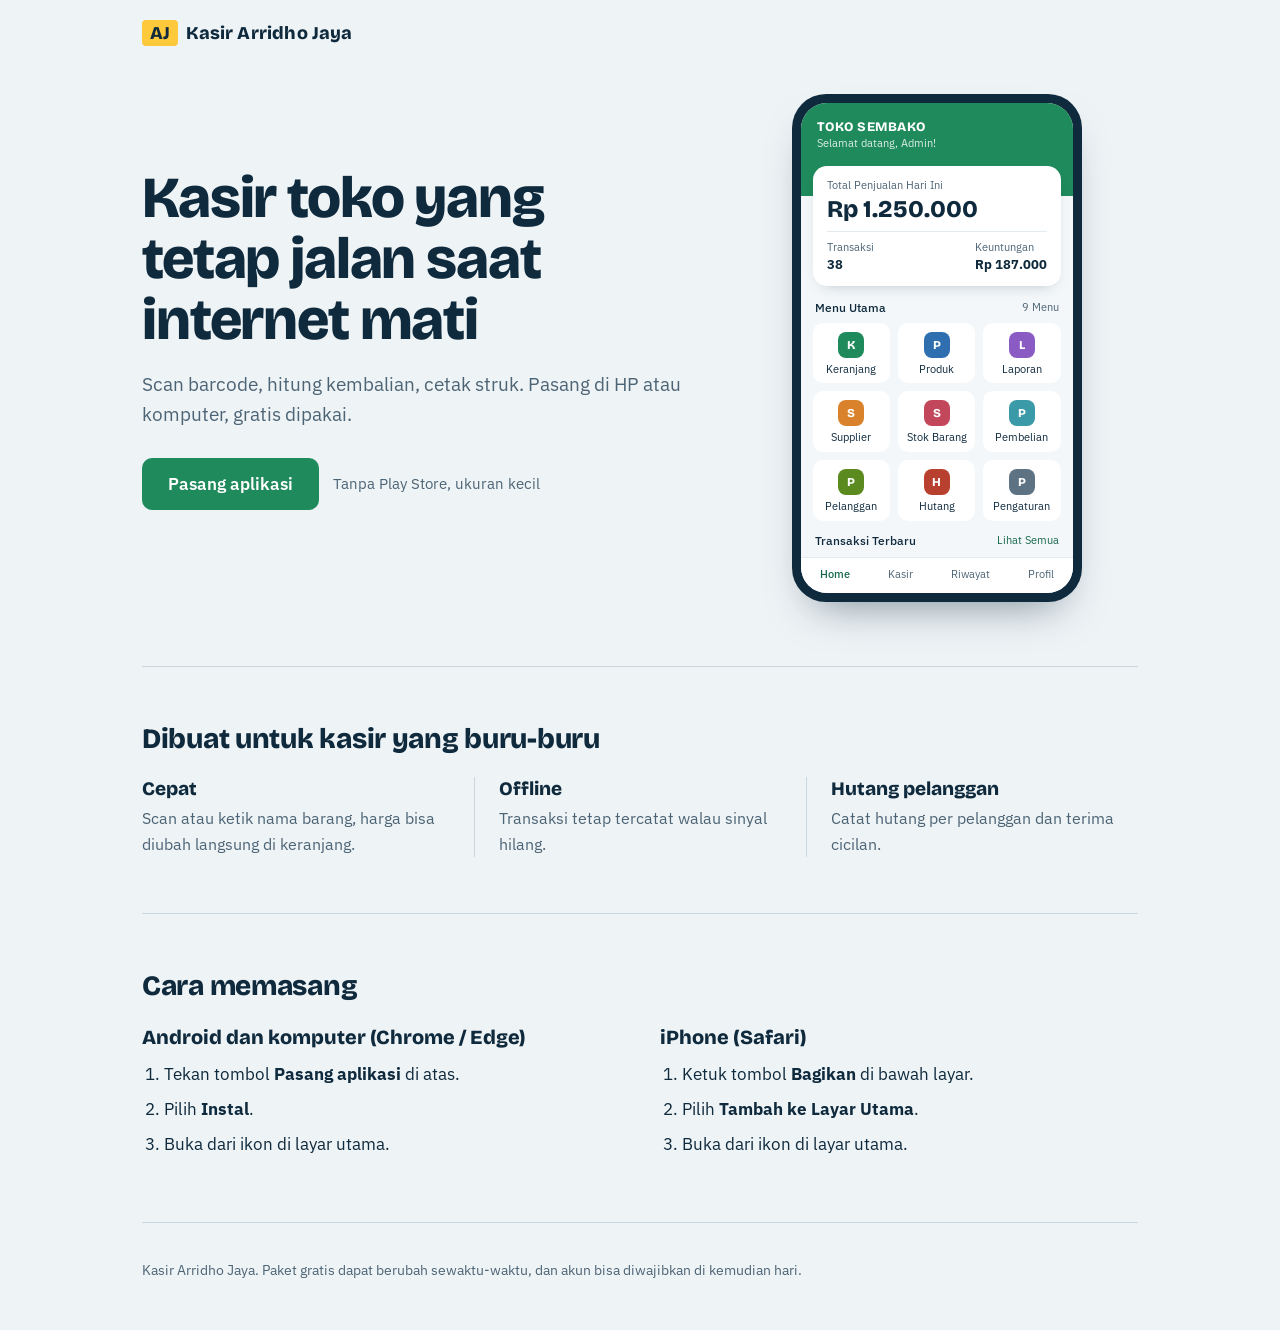
<file: index-lama.html>
<!DOCTYPE html>
<html lang="id">
<head>
<meta charset="utf-8">
<meta name="viewport" content="width=device-width, initial-scale=1">
<title>Kasir Arridho Jaya</title>
<meta name="theme-color" content="#0f2a3d">
<link rel="apple-touch-icon" href="icon-192.png">
<script>
/* Pilih versi sesuai perangkat: HP -> mobile, komputer & tablet -> index.
   Harus di <head> supaya manifest sudah benar sebelum Chrome menawarkan instal. */
var isPhone = /Android.*Mobile|iPhone|iPod/i.test(navigator.userAgent);
var APP_URL = isPhone ? 'mobile.html' : 'desktop.html';
/* Aplikasi terpasang -> langsung ke versi sesuai perangkat (sebelum halaman tampil, tanpa berkedip).
   Browser biasa -> tetap di halaman ini. */
var terpasang = matchMedia('(display-mode: standalone)').matches
             || navigator.standalone === true;
if (terpasang) location.replace(APP_URL);
(function () {
  var m = document.createElement('link');
  m.rel = 'manifest';
  m.href = isPhone ? 'manifest-mobile.json' : 'manifest-desktop.json';
  document.head.appendChild(m);
})();
</script>
<link rel="preconnect" href="https://fonts.googleapis.com">
<link rel="preconnect" href="https://fonts.gstatic.com" crossorigin>
<link href="https://fonts.googleapis.com/css2?family=Bricolage+Grotesque:wght@600;800&family=IBM+Plex+Sans:wght@400;500&family=IBM+Plex+Mono:wght@400;500&display=swap" rel="stylesheet">
<style>
:root{
  --ink:#0f2a3d; --bg:#eef3f6; --paper:#ffffff; --green:#1f8a5b; --green-d:#16684a;
  --yellow:#ffc93c; --muted:#4d6475; --line:#c9d6de;
}
*{box-sizing:border-box;margin:0}
html{scroll-behavior:smooth}
body{background:var(--bg);color:var(--ink);font:400 17px/1.6 "IBM Plex Sans",system-ui,sans-serif;
  padding-top:env(safe-area-inset-top,0);padding-bottom:env(safe-area-inset-bottom,0)}
.wrap{max-width:1040px;margin:0 auto;padding:0 22px}
header{padding:22px 0;font:800 18px "Bricolage Grotesque",sans-serif;letter-spacing:.01em}
header span{background:var(--yellow);padding:2px 8px;border-radius:4px;margin-right:8px}

.hero{display:grid;grid-template-columns:1.15fr .85fr;gap:48px;align-items:center;padding:28px 0 64px}
h1{font:800 clamp(34px,6vw,58px)/1.05 "Bricolage Grotesque",sans-serif;letter-spacing:-.02em;margin-bottom:18px}
.lead{font-size:19px;color:var(--muted);max-width:30em;margin-bottom:28px}
.cta{display:flex;flex-wrap:wrap;gap:14px;align-items:center}
button{font:600 17px "IBM Plex Sans",sans-serif;background:var(--green);color:#fff;border:0;border-radius:10px;
  padding:15px 26px;cursor:pointer;min-height:52px}
button:hover{background:var(--green-d)}
button:focus-visible,a:focus-visible{outline:3px solid var(--yellow);outline-offset:3px}
.note{font-size:15px;color:var(--muted)}
#status{margin-top:18px;font-weight:500;color:var(--green-d)}

/* tampilan HP */
.phone{justify-self:center;width:100%;max-width:290px;background:var(--ink);border-radius:34px;padding:9px;
  box-shadow:0 22px 44px -22px rgba(15,42,61,.55);animation:rise .8s ease-out both}
.screen{background:#f3f7f9;border-radius:26px;overflow:hidden;font:400 12px/1.4 "IBM Plex Sans",sans-serif;color:var(--ink)}
.top{background:var(--green);color:#fff;padding:16px 16px 44px}
.top b{display:block;font:800 13px "Bricolage Grotesque",sans-serif;letter-spacing:.04em}
.top small{opacity:.85;font-size:11px}
.sum{background:#fff;margin:-30px 12px 0;border-radius:14px;padding:12px 14px;box-shadow:0 6px 16px -10px rgba(15,42,61,.4)}
.sum .lbl{color:var(--muted);font-size:11px}
.sum .big{font:800 24px "Bricolage Grotesque",sans-serif;margin:2px 0 8px}
.sum .two{display:flex;justify-content:space-between;border-top:1px solid #e3ebf0;padding-top:8px;font-size:11px;color:var(--muted)}
.sum .two b{display:block;color:var(--ink);font-size:13px}
.menu-h{display:flex;justify-content:space-between;padding:14px 14px 6px;font-weight:500}
.menu-h span{color:var(--muted);font-size:11px;font-weight:400}
.grid{display:grid;grid-template-columns:repeat(3,1fr);gap:8px;padding:0 12px}
.grid div{background:#fff;border-radius:10px;padding:9px 4px 7px;text-align:center;font-size:10.5px}
.grid i{display:block;width:26px;height:26px;border-radius:8px;margin:0 auto 4px;font:800 12px/26px "Bricolage Grotesque",sans-serif;color:#fff;font-style:normal}
.recent{display:flex;justify-content:space-between;padding:12px 14px 8px;font-weight:500}
.recent span{color:var(--green-d);font-size:11px;font-weight:400}
.nav{display:flex;justify-content:space-around;background:#fff;border-top:1px solid #e3ebf0;padding:9px 0 11px;font-size:10.5px;color:var(--muted)}
.nav b{color:var(--green-d);font-weight:500}
@keyframes rise{from{opacity:0;transform:translateY(16px)}to{opacity:1;transform:none}}

section{padding:56px 0;border-top:1px solid var(--line)}
h3{font:800 28px/1.15 "Bricolage Grotesque",sans-serif;margin-bottom:22px;letter-spacing:-.01em}
.feat{display:grid;grid-template-columns:repeat(3,1fr);gap:0}
.feat div{padding:0 24px 0 0}
.feat div+div{padding-left:24px;border-left:1px solid var(--line)}
.feat b{display:block;font:800 19px "Bricolage Grotesque",sans-serif;margin-bottom:6px}
.feat p{color:var(--muted);font-size:16px}

.steps{display:grid;grid-template-columns:1fr 1fr;gap:40px}
ol{padding-left:22px}
li{margin-bottom:8px}
h4{font:800 20px "Bricolage Grotesque",sans-serif;margin-bottom:12px}
#ios{display:none}
footer{padding:36px 0 48px;color:var(--muted);font-size:14px;border-top:1px solid var(--line)}

@media (max-width:760px){
  .hero{grid-template-columns:1fr;gap:36px;padding-bottom:44px}
  .feat,.steps{grid-template-columns:1fr;gap:22px}
  .feat div,.feat div+div{padding:0;border:0}
}
@media (prefers-reduced-motion:reduce){.phone{animation:none}}
</style>
</head>
<body>
<div class="wrap">
  <header><span>AJ</span>Kasir Arridho Jaya</header>

  <main class="hero">
    <div>
      <h1>Kasir toko yang tetap jalan saat internet mati</h1>
      <p class="lead">Scan barcode, hitung kembalian, cetak struk. Pasang di HP atau komputer, gratis dipakai.</p>
      <div class="cta">
        <button id="btnPasang" type="button">Pasang aplikasi</button>
        <span class="note">Tanpa Play Store, ukuran kecil</span>
      </div>
      <p id="status" role="status"></p>
    </div>

    <div class="phone" aria-hidden="true">
      <div class="screen">
        <div class="top"><b>TOKO SEMBAKO</b><small>Selamat datang, Admin!</small></div>
        <div class="sum">
          <div class="lbl">Total Penjualan Hari Ini</div>
          <div class="big">Rp 1.250.000</div>
          <div class="two"><span>Transaksi<b>38</b></span><span>Keuntungan<b>Rp 187.000</b></span></div>
        </div>
        <div class="menu-h">Menu Utama <span>9 Menu</span></div>
        <div class="grid">
          <div><i style="background:#1f8a5b">K</i>Keranjang</div>
          <div><i style="background:#2f6fb0">P</i>Produk</div>
          <div><i style="background:#8a5bc2">L</i>Laporan</div>
          <div><i style="background:#d9822b">S</i>Supplier</div>
          <div><i style="background:#c2475b">S</i>Stok Barang</div>
          <div><i style="background:#3a9aa8">P</i>Pembelian</div>
          <div><i style="background:#5b8a1f">P</i>Pelanggan</div>
          <div><i style="background:#b8402e">H</i>Hutang</div>
          <div><i style="background:#5d7384">P</i>Pengaturan</div>
        </div>
        <div class="recent">Transaksi Terbaru <span>Lihat Semua</span></div>
        <div class="nav"><b>Home</b><span>Kasir</span><span>Riwayat</span><span>Profil</span></div>
      </div>
    </div>
  </main>

  <section>
    <h3>Dibuat untuk kasir yang buru-buru</h3>
    <div class="feat">
      <div><b>Cepat</b><p>Scan atau ketik nama barang, harga bisa diubah langsung di keranjang.</p></div>
      <div><b>Offline</b><p>Transaksi tetap tercatat walau sinyal hilang.</p></div>
      <div><b>Hutang pelanggan</b><p>Catat hutang per pelanggan dan terima cicilan.</p></div>
    </div>
  </section>

  <section id="cara">
    <h3>Cara memasang</h3>
    <div class="steps">
      <div id="android">
        <h4>Android dan komputer (Chrome / Edge)</h4>
        <ol>
          <li>Tekan tombol <b>Pasang aplikasi</b> di atas.</li>
          <li>Pilih <b>Instal</b>.</li>
          <li>Buka dari ikon di layar utama.</li>
        </ol>
      </div>
      <div id="iosSteps">
        <h4>iPhone (Safari)</h4>
        <ol>
          <li>Ketuk tombol <b>Bagikan</b> di bawah layar.</li>
          <li>Pilih <b>Tambah ke Layar Utama</b>.</li>
          <li>Buka dari ikon di layar utama.</li>
        </ol>
      </div>
    </div>
  </section>

  <footer>Kasir Arridho Jaya. Paket gratis dapat berubah sewaktu-waktu, dan akun bisa diwajibkan di kemudian hari.</footer>
</div>

<script>
var btn = document.getElementById('btnPasang');
var statusEl = document.getElementById('status');

var tawaran = null;
var isIOS = /iphone|ipad|ipod/i.test(navigator.userAgent);

// Chrome Android: simpan prompt instal bawaan browser
window.addEventListener('beforeinstallprompt', function (e) {
  e.preventDefault();
  tawaran = e;
});

btn.addEventListener('click', function () {
  if (tawaran) {
    tawaran.prompt();
    tawaran.userChoice.then(function (hasil) {
      if (hasil.outcome === 'accepted') statusEl.textContent = 'Terpasang. Buka dari ikon di layar utama.';
      tawaran = null;
    });
  } else if (isIOS) {
    statusEl.textContent = 'Di iPhone: ketuk Bagikan, lalu Tambah ke Layar Utama.';
    document.getElementById('cara').scrollIntoView();
  } else {
    statusEl.textContent = 'Buka lewat Chrome atau Edge, lalu pilih menu titik tiga dan Instal aplikasi.';
    document.getElementById('cara').scrollIntoView();
  }
});

window.addEventListener('appinstalled', function () {
  statusEl.textContent = 'Terpasang. Buka dari ikon di layar utama.';
});

// Daftarkan service worker supaya bisa diinstal dan jalan offline
if ('serviceWorker' in navigator) {
  navigator.serviceWorker.register('sw.js').catch(function () {});
}
</script>
</body>
</html>
</file>
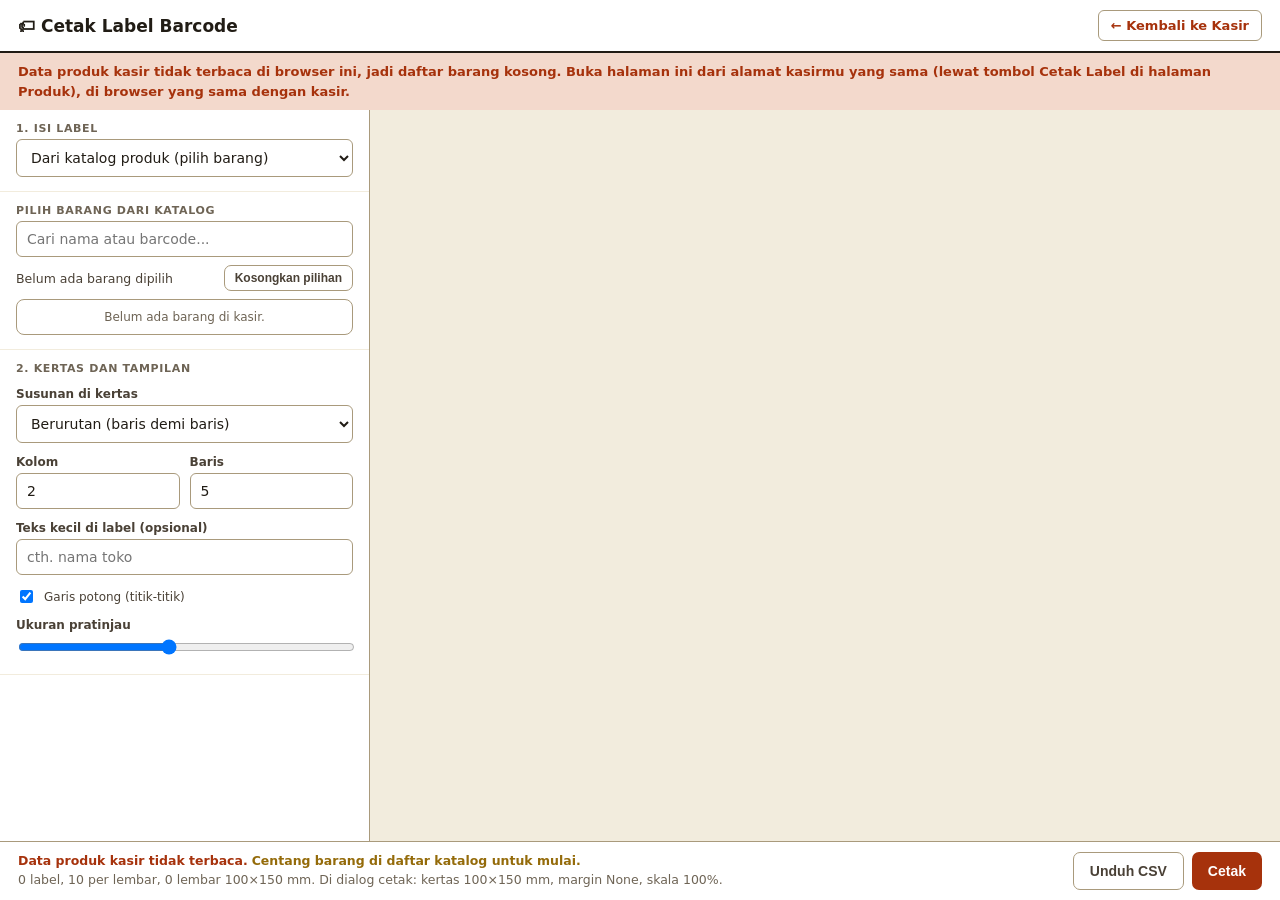
<file: label.html>
<!doctype html>
<html lang="id">
<head>
<meta charset="utf-8">
<meta name="viewport" content="width=device-width, initial-scale=1">
<title>Cetak Label Barcode</title>
<style>
  :root {
    --paper: #FFFFFF; --paper-dim: #F2ECDD; --ink: #211C15; --ink-soft: #4A4136; --muted: #6E6455;
    --border: #A99A7C; --red: #A6320C; --red-deep: #7E260A; --red-dim: #F3D9CC;
    --green: #2F5940; --green-dim: #D9EADD; --yellow: #946B0A; --yellow-dim: #FBEBC9;
  }
  * { box-sizing: border-box; }
  html, body { height: 100%; }
  body { margin: 0; font-family: system-ui, -apple-system, "Segoe UI", Arial, sans-serif; background: var(--paper-dim); color: var(--ink); }
  .app { height: 100vh; display: flex; flex-direction: column; }

  /* ----- header ----- */
  .top { flex: none; display: flex; align-items: center; gap: 14px; padding: 10px 18px; background: var(--paper); border-bottom: 2px solid var(--ink); }
  .top h1 { margin: 0; font-size: 17px; }
  .top .back { margin-left: auto; font-size: 13px; font-weight: 700; color: var(--red); text-decoration: none; border: 1px solid var(--border); border-radius: 6px; padding: 7px 12px; }
  .top .back:hover { background: var(--red-dim); }
  .banner { flex: none; padding: 9px 18px; font-size: 13px; line-height: 1.5; }
  .banner.ok { background: var(--green-dim); color: var(--green); }
  .banner.bad { background: var(--red-dim); color: var(--red); font-weight: 700; }

  /* ----- isi ----- */
  .body { flex: 1; min-height: 0; display: flex; }
  .side { width: 370px; flex: 0 0 370px; overflow-y: auto; background: var(--paper); border-right: 1px solid var(--border); }
  .sec { padding: 12px 16px 14px; border-bottom: 1px solid var(--paper-dim); }
  .sec h4 { margin: 0 0 4px; font-size: 11px; letter-spacing: .06em; text-transform: uppercase; color: var(--muted); }
  .stats { font-size: 12.5px; color: var(--ink-soft); line-height: 1.6; background: var(--paper-dim); }
  .stats b { color: var(--ink); }
  .mono { font-family: "SF Mono", Consolas, Menlo, monospace; }
  label { display: block; font-size: 12px; font-weight: 600; color: var(--ink-soft); margin: 12px 0 4px; }
  input, select { width: 100%; padding: 9px 10px; border: 1px solid var(--border); border-radius: 6px; font-size: 14px; font-family: inherit; background: var(--paper); color: var(--ink); }
  input:focus, select:focus { outline: 2px solid var(--red); border-color: var(--red); }
  .grid { display: grid; grid-template-columns: 1fr 1fr; gap: 0 10px; }
  .full { grid-column: 1 / -1; }
  .chk { display: flex; align-items: center; gap: 8px; font-weight: 500; }
  .chk input { width: auto; }
  input[type=range] { padding: 0; }
  .hide { display: none !important; }
  .btn { padding: 10px 16px; border-radius: 7px; border: none; font-size: 14px; font-weight: 700; cursor: pointer; }
  .btn-primary { background: var(--red); color: #fff; }
  .btn-primary:hover { background: var(--red-deep); }
  .btn-secondary { background: transparent; border: 1px solid var(--border); color: var(--ink-soft); }

  .item { border: 1px solid var(--border); border-radius: 8px; padding: 2px 10px 10px; margin: 10px 0; background: var(--paper-dim); }
  .item-head { display: flex; justify-content: space-between; align-items: center; margin-top: 8px; }
  .item-head b { font-size: 13px; }
  .del { background: var(--red-dim); color: var(--red); border: none; border-radius: 6px; padding: 5px 10px; font-size: 12px; font-weight: 700; cursor: pointer; }
  .bc-row { display: flex; gap: 6px; }
  .bc-row input { flex: 1; min-width: 0; }
  .bc-row .btn { flex: none; padding: 8px 10px; font-size: 12.5px; }
  .cat-make { padding: 6px 8px; font-size: 12px; white-space: nowrap; }
  .cat-tools { display: flex; align-items: center; justify-content: space-between; gap: 8px; margin: 8px 0; font-size: 12.5px; color: var(--ink-soft); }
  .cat-tools b { color: var(--ink); }
  .cat-tools .btn { padding: 5px 10px; font-size: 12px; }
  .cat-list { border: 1px solid var(--border); border-radius: 8px; max-height: 360px; overflow-y: auto; background: var(--paper); }
  .cat-row { display: grid; grid-template-columns: auto 1fr auto; gap: 8px; align-items: center; padding: 8px 10px; border-bottom: 1px solid var(--paper-dim); }
  .cat-row:last-child { border-bottom: none; }
  .cat-row.sel { background: var(--green-dim); }
  .cat-row.off { opacity: .55; }
  .cat-row input[type=checkbox] { width: auto; }
  .cat-row .cn { font-size: 13px; font-weight: 600; line-height: 1.25; }
  .cat-row .cs { font-size: 11.5px; color: var(--muted); margin-top: 1px; }
  .cat-row .cs .warnx { color: var(--red); font-weight: 700; }
  .cat-row input.cq { width: 64px; padding: 6px 6px; text-align: center; font-size: 13px; }
  .cat-note { padding: 10px 12px; font-size: 12px; color: var(--muted); text-align: center; }

  .preview { flex: 1; min-width: 0; overflow: auto; padding: 16px; }
  .sheets { --z: 1.4; display: flex; flex-wrap: wrap; gap: 18px; align-content: flex-start; }
  .sheet { zoom: var(--z); width: 100mm; height: 150mm; flex: 0 0 auto; background: #fff; display: grid; box-shadow: 0 2px 10px rgba(0,0,0,.25); overflow: hidden; break-after: page; page-break-after: always; }
  .label { display: flex; flex-direction: column; align-items: center; justify-content: center; overflow: hidden; padding: 1mm; color: #000; }
  .label.cut { outline: 0.1mm dotted #000; outline-offset: -0.1mm; }
  .label svg { width: 92%; flex: 1 1 auto; min-height: 0; max-height: 55%; }
  .label .num { font-family: "Courier New", monospace; font-size: 3.2mm; line-height: 1.1; letter-spacing: .3mm; margin-top: .6mm; }
  .label .name { font-size: 3mm; line-height: 1.15; margin-top: .4mm; max-width: 100%; white-space: nowrap; overflow: hidden; text-overflow: ellipsis; font-weight: 600; }
  .label .price { font-size: 4.6mm; line-height: 1.1; margin-top: .3mm; font-weight: 800; }
  .label .tag { font-size: 2.2mm; margin-top: .3mm; }

  .foot { flex: none; display: flex; gap: 12px; align-items: center; justify-content: space-between; padding: 10px 18px; background: var(--paper); border-top: 1px solid var(--border); }
  .msg { font-size: 12.5px; line-height: 1.5; flex: 1; min-width: 0; }
  .msg .bad { color: var(--red); font-weight: 700; }
  .msg .warn { color: var(--yellow); font-weight: 700; }
  .msg .okk { color: var(--green); font-weight: 700; }
  .msg button { border: 1px solid var(--border); background: var(--paper); border-radius: 5px; font-size: 12px; padding: 3px 8px; cursor: pointer; margin-left: 4px; }
  .btns { display: flex; gap: 8px; flex: none; }

  .overlay { position: fixed; inset: 0; background: rgba(36,31,26,.45); display: flex; align-items: center; justify-content: center; z-index: 50; padding: 16px; }
  .dialog { background: #fff; border-radius: 10px; padding: 20px; width: min(420px, 100%); }
  .dialog h3 { margin: 0 0 10px; font-size: 16px; }
  .dialog p { margin: 0; font-size: 13px; color: var(--ink-soft); line-height: 1.5; }
  .dialog .acts { display: flex; gap: 8px; justify-content: flex-end; margin-top: 18px; }
  .toast { position: fixed; left: 50%; bottom: 80px; transform: translateX(-50%); background: var(--ink); color: #fff; padding: 10px 16px; border-radius: 8px; font-size: 13px; opacity: 0; pointer-events: none; transition: opacity .2s; z-index: 60; max-width: 90vw; }
  .toast.show { opacity: 1; }
  .toast.err { background: var(--red); }

  #printLabels { display: none; }
  @page { size: 100mm 150mm; margin: 0; }
  @media (max-width: 820px) {
    .app { height: auto; min-height: 100vh; }
    .body { flex-direction: column; }
    .side { width: 100%; flex: none; overflow: visible; border-right: 0; }
    .preview { flex: none; overflow: visible; }
    .sheets { --z: .85 !important; justify-content: center; }
    .foot { flex-direction: column; align-items: stretch; }
    .btns .btn { flex: 1; }
  }
  @media print {
    html, body { height: auto; width: 100mm; background: #fff; }
    .app, .toast, .overlay { display: none !important; }
    #printLabels { display: block; }
    #printLabels .sheet { zoom: 1; box-shadow: none; margin: 0; }
  }
</style>
</head>
<body>
<div class="app">
  <header class="top">
    <h1>🏷 Cetak Label Barcode</h1>
    <a class="back" href="index.html">← Kembali ke Kasir</a>
  </header>
  <div class="banner" id="banner"></div>

  <div class="body">
    <aside class="side">
      <div class="sec">
        <h4>1. Isi label</h4>
        <select id="mode">
          <option value="cat" selected>Dari katalog produk (pilih barang)</option>
          <option value="new">Barang baru (ketik nama, buat barcode)</option>
        </select>
      </div>

      <div class="sec hide" id="newBox">
        <h4>Barang baru</h4>
        <div id="newRows"></div>
        <button class="btn btn-secondary" id="addNew" type="button" style="width:100%;">+ Tambah barang</button>
        <label class="chk"><input id="newSave" type="checkbox" checked> Simpan ke daftar produk kasir saat dicetak (supaya bisa discan)</label>
      </div>

      <div class="sec" id="catBox">
        <h4>Pilih barang dari katalog</h4>
        <input id="catSearch" type="text" placeholder="Cari nama atau barcode...">
        <div class="cat-tools">
          <span id="catSummary"></span>
          <button class="btn btn-secondary" id="catClear" type="button">Kosongkan pilihan</button>
        </div>
        <div class="cat-list" id="catList"></div>
      </div>

      <div class="sec">
        <h4>2. Kertas dan tampilan</h4>
        <label>Susunan di kertas</label>
        <select id="arr">
          <option value="seq">Berurutan (baris demi baris)</option>
          <option value="col">Per kolom (1 barang = 1 kolom)</option>
        </select>
        <div class="grid">
          <div><label>Kolom</label><input id="cols" type="number" min="1" max="6" value="2"></div>
          <div><label>Baris</label><input id="rows" type="number" min="1" max="12" value="5"></div>
          <div class="full"><label>Teks kecil di label (opsional)</label><input id="tag" type="text" placeholder="cth. nama toko"></div>
        </div>
        <label class="chk"><input id="cut" type="checkbox" checked> Garis potong (titik-titik)</label>
        <label>Ukuran pratinjau</label>
        <input id="zoom" type="range" min="0.6" max="2.4" step="0.1" value="1.4">
      </div>
    </aside>
    <main class="preview"><div class="sheets" id="sheets"></div></main>
  </div>

  <div class="foot">
    <div class="msg" id="msg"></div>
    <div class="btns">
      <button class="btn btn-secondary" id="csv" type="button">Unduh CSV</button>
      <button class="btn btn-primary" id="print" type="button">Cetak</button>
    </div>
  </div>
</div>
<div id="printLabels"></div>
<div class="toast" id="toast"></div>

<script>
/* Halaman ini satu domain dengan kasir (index.html), jadi membaca data yang sama dari browser:
   'kasirArridho:products' (daftar barang) dan 'kasirArridho:labelRanges' (nomor yang sudah dicetak). */
const STORAGE_PREFIX = 'kasirArridho:';
const sGet = (k) => { try { return localStorage.getItem(STORAGE_PREFIX + k); } catch (e) { return null; } };
const sSet = (k, v) => { try { localStorage.setItem(STORAGE_PREFIX + k, v); return true; } catch (e) { return false; } };

const $ = (id) => document.getElementById(id);
const esc = (t) => String(t == null ? '' : t).replace(/&/g, '&amp;').replace(/</g, '&lt;').replace(/>/g, '&gt;').replace(/"/g, '&quot;');
const digits = (s) => String(s || '').replace(/\D/g, '');
const ci = (v, lo, hi, d) => Math.max(lo, Math.min(hi, parseInt(v, 10) || d));

const LB_P = ["212222","222122","222221","121223","121322","131222","122213","122312","132212","221213","221312","231212","112232","122132","122231","113222","123122","123221","223211","221132","221231","213212","223112","312131","311222","321122","321221","312212","322112","322211","212123","212321","232121","111323","131123","131321","112313","132113","132311","211313","231113","231311","112133","112331","132131","113123","113321","133121","313121","211331","231131","213113","213311","213131","311123","311321","331121","312113","312311","332111","314111","221411","431111","111224","111422","121124","121421","141122","141221","112214","112412","122114","122411","142112","142211","241211","221114","413111","241112","134111","111242","121142","121241","114212","124112","124211","411212","421112","421211","212141","214121","412121","111143","111341","131141","114113","114311","411113","411311","113141","114131","311141","411131","211412","211214","211232","2331112"];
const LB_PREFIX = '99';   // awalan kode buatan sendiri (barcode pabrik Indonesia berawalan 899 / 13 digit)
const LB_LEN = 10;        // panjang kode buatan sendiri

/* ---------- data produk dari kasir ---------- */
let products = [];
let productsFound = false;
function loadProducts() {
  const raw = sGet('products');
  productsFound = raw !== null;
  try { products = raw ? JSON.parse(raw) : []; if (!Array.isArray(products)) products = []; }
  catch (e) { products = []; productsFound = false; }
}
function renderBanner() {
  const el = $('banner');
  if (!productsFound) {
    const extra = location.protocol === 'file:' ? ' Halaman ini dibuka dari file lokal, buka lewat alamat GitHub Pages kasirmu.' : '';
    el.className = 'banner bad';
    el.textContent = 'Data produk kasir tidak terbaca di browser ini, jadi daftar barang kosong. ' +
      'Buka halaman ini dari alamat kasirmu yang sama (lewat tombol Cetak Label di halaman Produk), di browser yang sama dengan kasir.' + extra;
  } else {
    el.className = 'banner ok';
    el.textContent = `✓ Terhubung ke data kasir: ${products.length.toLocaleString('id-ID')} barang terbaca.`;
  }
}

/* ---------- Code128 subset C ---------- */
function lbSvg(d) {
  if (d.length % 2) d = '0' + d;
  const vals = [105];
  for (let i = 0; i < d.length; i += 2) vals.push(parseInt(d.substr(i, 2), 10));
  let sum = vals[0];
  for (let i = 1; i < vals.length; i++) sum += vals[i] * i;
  vals.push(sum % 103);
  vals.push(106);
  const pattern = vals.map(v => LB_P[v]).join('');
  const quiet = 10;
  let x = quiet, bar = true, rects = '';
  for (const ch of pattern) {
    const w = +ch;
    if (bar) rects += `<rect x="${x}" y="0" width="${w}" height="50"/>`;
    x += w; bar = !bar;
  }
  return `<svg viewBox="0 0 ${x + quiet} 50" preserveAspectRatio="none" shape-rendering="crispEdges" fill="#000">${rects}</svg>`;
}

/* ---------- catatan nomor yang sudah dicetak: rentang [dari, sampai] ---------- */
function lbRanges() {
  try {
    const r = JSON.parse(sGet('labelRanges') || '[]');
    return Array.isArray(r) ? r.filter(x => Array.isArray(x) && /^\d+$/.test(x[0]) && /^\d+$/.test(x[1])) : [];
  } catch (e) { return []; }
}
function lbMerge(list) {
  const byLen = {};
  list.forEach(([a, b]) => { (byLen[a.length] = byLen[a.length] || []).push([BigInt(a), BigInt(b)]); });
  const out = [];
  Object.keys(byLen).forEach(len => {
    const arr = byLen[len].sort((x, y) => (x[0] < y[0] ? -1 : x[0] > y[0] ? 1 : 0));
    const fmt = (n) => n.toString().padStart(+len, '0');
    let cur = arr[0];
    for (let i = 1; i < arr.length; i++) {
      const n = arr[i];
      if (n[0] <= cur[1] + 1n) { if (n[1] > cur[1]) cur[1] = n[1]; }
      else { out.push([fmt(cur[0]), fmt(cur[1])]); cur = n; }
    }
    out.push([fmt(cur[0]), fmt(cur[1])]);
  });
  return out;
}
function lbInRanges(code, ranges) {
  code = String(code || '').trim();
  if (!/^\d+$/.test(code)) return false;
  const n = BigInt(code);
  return ranges.some(([a, b]) => a.length === code.length && n >= BigInt(a) && n <= BigInt(b));
}
// Nomor aman berikutnya: lebih besar dari semua kode buatan sendiri yang sudah dicetak atau sudah dipakai barang.
function lbNextStart() {
  let max = BigInt(LB_PREFIX + '0'.repeat(LB_LEN - LB_PREFIX.length));
  const isOwn = (s) => s.length === LB_LEN && s.startsWith(LB_PREFIX) && /^\d+$/.test(s);
  lbRanges().forEach(([a, b]) => { if (isOwn(a) && BigInt(b) > max) max = BigInt(b); });
  products.forEach(p => { const b = String(p.barcode || '').trim(); if (isOwn(b) && BigInt(b) > max) max = BigInt(b); });
  return (max + 1n).toString();
}

/* ---------- tampilan sheet ---------- */
function sheetsHtml(pages, cols, rows, cut, tag) {
  const fmt = (v) => { const d = digits(v); return d ? 'Rp ' + Number(d).toLocaleString('id-ID') : ''; };
  const cell = (c) => {
    if (!c) return `<div class="label${cut ? ' cut' : ''}"></div>`;
    const p = fmt(c.price);
    return `<div class="label${cut ? ' cut' : ''}">${lbSvg(c.code)}<div class="num">${esc(c.code)}</div>` +
      (c.name ? `<div class="name">${esc(c.name)}</div>` : '') +
      (p ? `<div class="price">${p}</div>` : '') +
      (tag ? `<div class="tag">${esc(tag)}</div>` : '') + '</div>';
  };
  return pages.map(pg =>
    `<div class="sheet" style="grid-template-columns:repeat(${cols},1fr);grid-template-rows:repeat(${rows},1fr);">${pg.map(cell).join('')}</div>`
  ).join('');
}

/* ---------- toast & dialog ---------- */
let toastTimer;
function toast(msg, err) {
  const t = $('toast');
  t.textContent = msg;
  t.className = 'toast show' + (err ? ' err' : '');
  clearTimeout(toastTimer);
  toastTimer = setTimeout(() => t.classList.remove('show'), 2600);
}
function ask(title, html, okText) {
  return new Promise((resolve) => {
    const o = document.createElement('div');
    o.className = 'overlay';
    o.innerHTML = `<div class="dialog"><h3>${esc(title)}</h3><p>${html}</p>
      <div class="acts"><button class="btn btn-secondary" id="dNo">Batal</button><button class="btn btn-primary" id="dYes">${esc(okText || 'Ya')}</button></div></div>`;
    document.body.appendChild(o);
    const done = (v) => { o.remove(); resolve(v); };
    o.querySelector('#dYes').onclick = () => done(true);
    o.querySelector('#dNo').onclick = () => done(false);
    o.onclick = (e) => { if (e.target === o) done(false); };
  });
}

/* ---------- mode katalog: pilih barang dari data kasir ---------- */
const catSel = new Map();            // id barang -> jumlah label
const CAT_DEFAULT_QTY = 5;
const CAT_SHOW_MAX = 60;
const catUsable = (p) => /^\d+$/.test(String(p.barcode || '').trim());

function renderCatList() {
  const term = $('catSearch').value.trim().toLowerCase();
  const filtered = products.filter(p => !term ||
    String(p.name || '').toLowerCase().includes(term) || String(p.barcode || '').toLowerCase().includes(term));
  // barang yang bisa dicetak tampil dulu, lalu yang belum punya barcode
  filtered.sort((a, b) => (catUsable(b) - catUsable(a)) || String(a.name).localeCompare(String(b.name), 'id'));
  const shown = filtered.slice(0, CAT_SHOW_MAX);
  const box = $('catList');
  if (!products.length) {
    box.innerHTML = '<div class="cat-note">Belum ada barang di kasir.</div>';
    return;
  }
  if (!shown.length) {
    box.innerHTML = '<div class="cat-note">Barang tidak ditemukan.</div>';
    return;
  }
  box.innerHTML = shown.map(p => {
    const bc = String(p.barcode || '').trim();
    const ok = catUsable(p);
    const on = catSel.has(p.id);
    const sub = !bc ? '<span class="warnx">belum punya barcode</span>'
      : !ok ? '<span class="warnx">barcode bukan angka</span>'
      : `<span class="mono">${esc(bc)}</span> · Rp ${Number(p.price || 0).toLocaleString('id-ID')}`;
    return `<div class="cat-row${on ? ' sel' : ''}${ok ? '' : ' off'}" data-id="${esc(p.id)}">
      <input type="checkbox" class="cc"${on ? ' checked' : ''}${ok ? '' : ' disabled'}>
      <div><div class="cn">${esc(p.name)}</div><div class="cs">${sub}</div></div>
      ${!bc ? '<button type="button" class="btn btn-primary cat-make">Buat barcode</button>'
        : `<input type="number" class="cq" min="1" max="5000" value="${on ? catSel.get(p.id) : CAT_DEFAULT_QTY}"${on ? '' : ' disabled'}>`}
    </div>`;
  }).join('') + (filtered.length > shown.length
    ? `<div class="cat-note">Menampilkan ${shown.length} dari ${filtered.length} barang. Persempit pencarian untuk melihat sisanya.</div>` : '');
  box.querySelectorAll('.cat-row').forEach(row => {
    const id = row.dataset.id, chk = row.querySelector('.cc'), q = row.querySelector('.cq');
    const mk = row.querySelector('.cat-make');
    if (mk) {
      mk.addEventListener('click', () => {
        loadProducts();                                   // ambil data terbaru dulu supaya nomornya tidak bentrok
        const code = nextOwnCode();
        if (!saveProductBarcode(id, code)) { toast('Gagal menyimpan barcode ke data kasir', true); return; }
        loadProducts();
        catSel.set(id, CAT_DEFAULT_QTY);                  // langsung terpilih untuk dicetak
        renderCatList();
        refresh();
        toast('Barcode ' + code + ' dibuat dan disimpan ke barang');
      });
      return;
    }
    chk.addEventListener('change', () => {
      if (chk.checked) catSel.set(id, ci(q.value, 1, 5000, CAT_DEFAULT_QTY)); else catSel.delete(id);
      q.disabled = !chk.checked;
      row.classList.toggle('sel', chk.checked);
      refresh();
    });
    q.addEventListener('input', () => {
      if (chk.checked) { catSel.set(id, ci(q.value, 1, 5000, 1)); refresh(); }
    });
  });
}
function readCat() {
  const out = [];
  catSel.forEach((count, id) => {
    const p = products.find(x => x.id === id);
    if (!p || !catUsable(p)) { catSel.delete(id); return; }   // barang sudah dihapus/diubah di kasir
    out.push({ code: String(p.barcode).trim(), name: String(p.name || ''), price: String(p.price || ''), count });
  });
  return out;
}
$('catSearch').addEventListener('input', renderCatList);
$('catClear').onclick = () => { catSel.clear(); renderCatList(); refresh(); };

/* ---------- buat barcode & simpan ke data kasir ---------- */
const isOwnCode = (s) => s.length === LB_LEN && s.startsWith(LB_PREFIX) && /^\d+$/.test(s);
// Nomor 99… berikutnya yang aman; `reserved` = kode yang sudah dipakai di form tapi belum tersimpan.
function nextOwnCode(reserved) {
  let n = BigInt(lbNextStart());
  (reserved || []).forEach(c => { if (isOwnCode(c) && BigInt(c) >= n) n = BigInt(c) + 1n; });
  return n.toString();
}
const newId = () => Date.now().toString(36) + Math.random().toString(36).slice(2, 7);
function readProductsFresh() {
  if (!productsFound) return null;                        // data kasir tidak terbaca: jangan menulis apa pun
  try { const l = JSON.parse(sGet('products') || '[]'); return Array.isArray(l) ? l : null; } catch (e) { return null; }
}
function saveProductBarcode(id, code) {
  const list = readProductsFresh();
  if (!list) return false;
  const p = list.find(x => x.id === id);
  if (!p || list.some(x => x.id !== id && String(x.barcode || '').trim() === code)) return false;
  p.barcode = code;
  return sSet('products', JSON.stringify(list));
}
function saveNewProducts(items) {
  const list = readProductsFresh();
  if (!list) return { ok: false, msg: 'Data produk kasir tidak terbaca, barang tidak bisa disimpan' };
  const used = new Set(list.map(p => String(p.barcode || '').trim()).filter(Boolean));
  for (const it of items) if (used.has(it.code)) return { ok: false, msg: 'Barcode ' + it.code + ' sudah dipakai barang lain' };
  const added = items.map(it => ({ id: newId(), name: it.name, price: parseInt(digits(it.price), 10), barcode: it.code }));
  if (!sSet('products', JSON.stringify(list.concat(added)))) return { ok: false, msg: 'Gagal menyimpan ke data kasir (penyimpanan penuh?)' };
  return { ok: true, added };
}

/* ---------- mode barang baru: ketik nama, buat barcode ---------- */
function renumber() {
  Array.from($('newRows').children).forEach((d, i) => { d.querySelector('.no').textContent = 'Barang ' + (i + 1); });
}
function readNew() {
  return Array.from($('newRows').children).map(d => ({
    code: digits(d.querySelector('.nw-code').value),
    name: d.querySelector('.nw-name').value.trim(),
    price: d.querySelector('.nw-price').value,
    count: ci(d.querySelector('.nw-count').value, 1, 5000, 1)
  }));
}
function addNewRow() {
  const d = document.createElement('div');
  d.className = 'item';
  d.innerHTML = `
    <div class="item-head"><b class="no"></b><button class="del" type="button">Hapus</button></div>
    <div class="grid">
      <div class="full"><label>Nama barang</label><input class="nw-name" type="text" placeholder="cth. Indomie Goreng"></div>
      <div><label>Harga Rp</label><input class="nw-price" type="text" inputmode="numeric" placeholder="cth. 3500"></div>
      <div><label>Jumlah stiker</label><input class="nw-count" type="number" min="1" max="5000" value="5"></div>
      <div class="full"><label>Barcode</label>
        <div class="bc-row"><input class="nw-code mono" type="text" inputmode="numeric" placeholder="kosong = klik Buat barcode"><button class="btn btn-primary nw-make" type="button">Buat barcode</button></div>
      </div>
    </div>`;
  d.querySelector('.del').onclick = () => { d.remove(); if (!$('newRows').children.length) addNewRow(); renumber(); refresh(); };
  d.querySelector('.nw-make').onclick = () => {
    loadProducts();
    const others = readNew().filter((_, i) => $('newRows').children[i] !== d).map(x => x.code);
    d.querySelector('.nw-code').value = nextOwnCode(others);
    refresh();
  };
  const pr = d.querySelector('.nw-price');
  pr.addEventListener('input', () => { const g = digits(pr.value); pr.value = g ? parseInt(g, 10).toLocaleString('id-ID') : ''; });
  d.querySelectorAll('input').forEach(el => el.addEventListener('input', refresh));
  $('newRows').appendChild(d);
  renumber();
}
$('addNew').onclick = () => { addNewRow(); refresh(); };

/* ---------- susun label ---------- */
function build() {
  const cols = ci($('cols').value, 1, 6, 2);
  const rows = ci($('rows').value, 1, 12, 5);
  const per = cols * rows;
  const pages = [];
  const pushPages = (list) => {
    for (let i = 0; i < list.length; i += per) {
      const pg = list.slice(i, i + per);
      while (pg.length < per) pg.push(null);
      pages.push(pg);
    }
  };
  const mode = $('mode').value;
  const items = mode === 'new' ? readNew().filter(it => it.code) : readCat();
  const flat = items;
  if ($('arr').value === 'seq') {
    const all = [];
    items.forEach(it => { for (let i = 0; i < it.count; i++) all.push(it); });
    pushPages(all);
  } else {
    for (let g = 0; g < items.length; g += cols) {
      const group = items.slice(g, g + cols);
      const maxCount = Math.max(...group.map(it => it.count));
      for (let s = 0; s < Math.ceil(maxCount / rows); s++) {
        const pg = new Array(per).fill(null);
        group.forEach((it, c2) => {
          for (let r = 0; r < rows; r++) if (s * rows + r < it.count) pg[r * cols + c2] = it;
        });
        pages.push(pg);
      }
    }
  }
  return { mode, cols, rows, per, pages, flat, cut: $('cut').checked, tag: $('tag').value.trim() };
}

/* ---------- cek bentrok ---------- */
// Kode memang milik barang yang dipilih, jadi cetak ulang itu normal. Yang dicek hanya barcode kembar antar barang.
function analyze(b) {
  const seen = new Set(), dup = [], clash = [], incomplete = [];
  b.flat.forEach(c => {
    if (seen.has(c.code)) { if (!dup.includes(c.code)) dup.push(c.code); return; }
    seen.add(c.code);
  });
  let noCode = 0;
  if (b.mode === 'new') {
    // barang baru tidak boleh memakai barcode yang sudah dipakai barang lain di katalog
    const usedBy = new Map();
    products.forEach(p => { const k = String(p.barcode || '').trim(); if (k) usedBy.set(k, p); });
    b.flat.forEach(c => { const p = usedBy.get(c.code); if (p && !clash.some(x => x.code === c.code)) clash.push({ code: c.code, name: p.name }); });
    if ($('newSave').checked) b.flat.forEach(c => { if (!c.name || !(parseInt(digits(c.price), 10) > 0)) incomplete.push(c.code); });
    noCode = readNew().filter(x => !x.code && (x.name || x.price)).length;
  }
  return { dup, clash, incomplete, noCode };
}

function refresh() {
  const mode = $('mode').value;
  $('catBox').classList.toggle('hide', mode !== 'cat');
  $('newBox').classList.toggle('hide', mode !== 'new');
  $('sheets').style.setProperty('--z', $('zoom').value);

  const b = build();
  $('sheets').innerHTML = sheetsHtml(b.pages, b.cols, b.rows, b.cut, b.tag);
  const a = analyze(b);
  const total = b.pages.reduce((s, pg) => s + pg.filter(Boolean).length, 0);
  const parts = [];
  if (!productsFound) parts.push('<span class="bad">Data produk kasir tidak terbaca.</span>');
  if (a.dup.length) parts.push(`<span class="bad">Ada barang dengan barcode kembar: ${a.dup.slice(0, 3).map(esc).join(', ')}. Perbaiki dulu di halaman Produk.</span>`);
  const nSel = b.flat.length;
  if (mode === 'cat') {
    $('catSummary').innerHTML = nSel ? `<b>${nSel}</b> barang dipilih, <b>${total}</b> label` : 'Belum ada barang dipilih';
    if (!nSel) parts.push('<span class="warn">Centang barang di daftar katalog untuk mulai.</span>');
    else if (!parts.length) parts.push('<span class="okk">✓ Nama, harga, dan barcode diambil dari data kasir.</span>');
  } else {
    if (a.clash.length) parts.push(`<span class="bad">Barcode sudah dipakai barang lain: ${a.clash.slice(0, 2).map(h => `${esc(h.code)} → ${esc(h.name)}`).join(', ')}. Kalau ini cetak ulang, pilih dari katalog.</span>`);
    if (a.incomplete.length) parts.push('<span class="bad">Nama dan harga wajib diisi supaya barang bisa disimpan ke kasir (atau matikan centang simpan).</span>');
    if (a.noCode) parts.push(`<span class="warn">${a.noCode} baris belum punya barcode, klik "Buat barcode".</span>`);
    if (!nSel) { if (!a.noCode) parts.push('<span class="warn">Isi nama barang lalu klik "Buat barcode".</span>'); }
    else if (!parts.length) parts.push(`<span class="okk">✓ ${$('newSave').checked ? 'Barang baru akan disimpan ke kasir saat dicetak.' : 'Hanya dicetak, barang tidak disimpan ke kasir.'}</span>`);
  }
  $('msg').innerHTML = parts.join(' ') +
    `<br><span style="color:var(--muted);">${total} label, ${b.per} per lembar, ${b.pages.length} lembar 100×150 mm. Di dialog cetak: kertas 100×150 mm, margin None, skala 100%.</span>`;
  return { b, a };
}
['mode', 'arr', 'cols', 'rows', 'tag', 'cut', 'zoom', 'newSave'].forEach(id => {
  const el = $(id);
  if (el.tagName === 'SELECT' || el.type === 'checkbox') el.addEventListener('change', refresh);
  else el.addEventListener('input', refresh);
});

$('csv').onclick = () => {
  const { b } = refresh();
  const qt = (t) => '"' + String(t || '').replace(/"/g, '""') + '"';
  const lines = ['barcode,nama,harga'].concat(b.flat.map(c => [c.code, qt(c.name), digits(c.price)].join(',')));
  const blob = new Blob(['﻿' + lines.join('\n') + '\n'], { type: 'text/csv' });
  const link = document.createElement('a');
  link.href = URL.createObjectURL(blob);
  link.download = 'daftar-barcode.csv';
  link.click();
};

$('print').onclick = async () => {
  loadProducts(); renderBanner(); renderCatList();   // ambil data terbaru dari kasir sebelum mengecek
  const { b, a } = refresh();
  if (!b.flat.length) { toast('Belum ada barcode untuk dicetak', true); return; }
  if (a.dup.length) { toast('Ada barcode kembar di daftar barang', true); return; }
  if (a.clash.length) { toast('Ada barcode yang sudah dipakai barang lain', true); return; }
  if (a.incomplete.length) { toast('Nama dan harga wajib diisi untuk barang yang disimpan', true); return; }
  // mode barang baru: simpan ke daftar produk kasir dulu (kalau gagal, batal cetak)
  let savedNew = null;
  if (b.mode === 'new' && $('newSave').checked) {
    const res = saveNewProducts(b.flat);
    if (!res.ok) { toast(res.msg, true); return; }
    savedNew = res.added;
  }
  // catat kode buatan sendiri (99…) yang dicetak; kode pabrik tidak perlu dicatat
  const own = Array.from(new Set(b.flat.map(c => c.code))).filter(c => c.length === LB_LEN && c.startsWith(LB_PREFIX)).map(c => [c, c]);
  if (own.length && !sSet('labelRanges', JSON.stringify(lbMerge(lbRanges().concat(own))))) toast('Catatan nomor gagal disimpan di browser', true);
  $('printLabels').innerHTML = sheetsHtml(b.pages, b.cols, b.rows, b.cut, b.tag);
  window.print();
  if (savedNew) {
    // barang sudah masuk katalog: pindah ke mode katalog dengan pilihan yang sama, form baru dikosongkan
    loadProducts(); renderBanner();
    catSel.clear();
    savedNew.forEach((p, i) => catSel.set(p.id, b.flat[i].count));
    $('newRows').innerHTML = '';
    addNewRow();
    $('mode').value = 'cat';
    renderCatList();
    toast(savedNew.length + ' barang baru disimpan ke kasir');
  }
  refresh();
};
window.addEventListener('afterprint', () => { $('printLabels').innerHTML = ''; });

// Kalau kamu menambah barang di tab kasir lalu kembali ke tab ini, data diperbarui otomatis.
window.addEventListener('focus', () => { loadProducts(); renderBanner(); renderCatList(); refresh(); });
window.addEventListener('storage', () => { loadProducts(); renderBanner(); renderCatList(); refresh(); });

loadProducts();
renderBanner();
addNewRow();
renderCatList();
refresh();
</script>
</body>
</html>
</file>
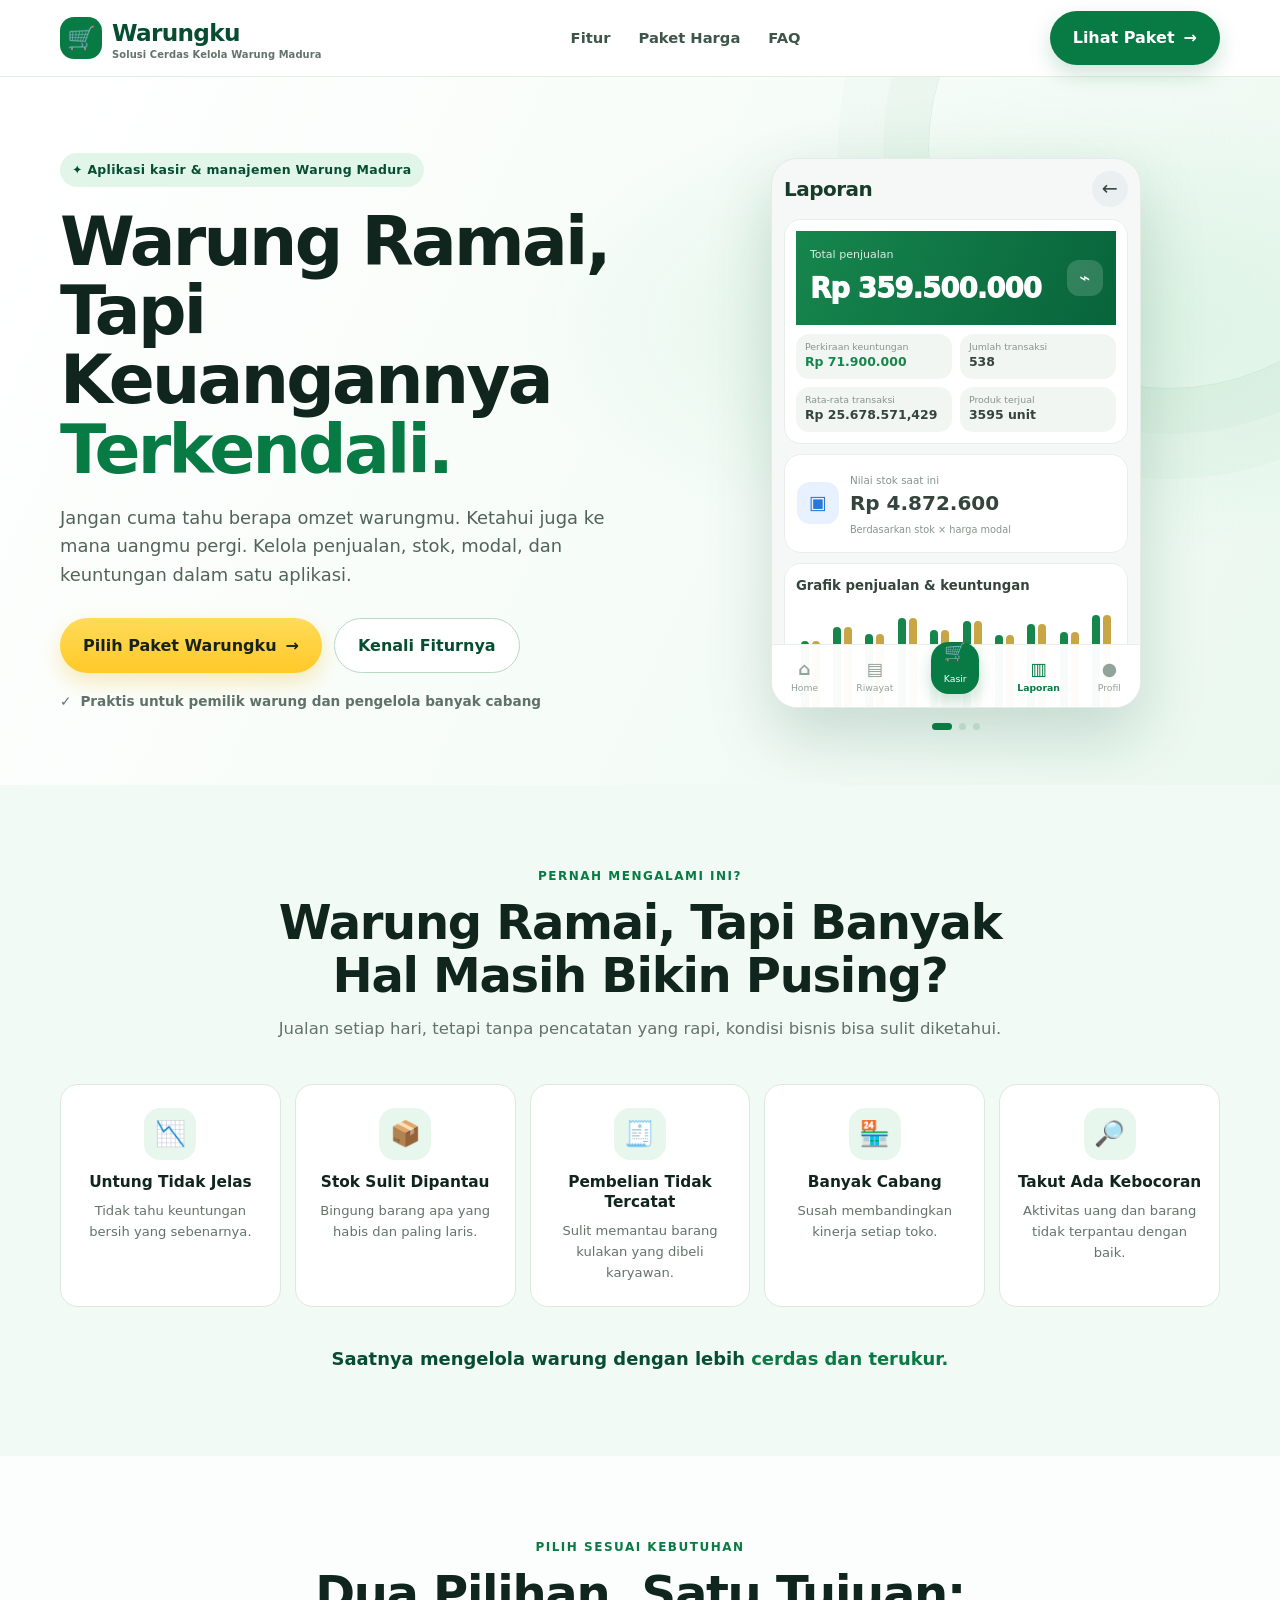
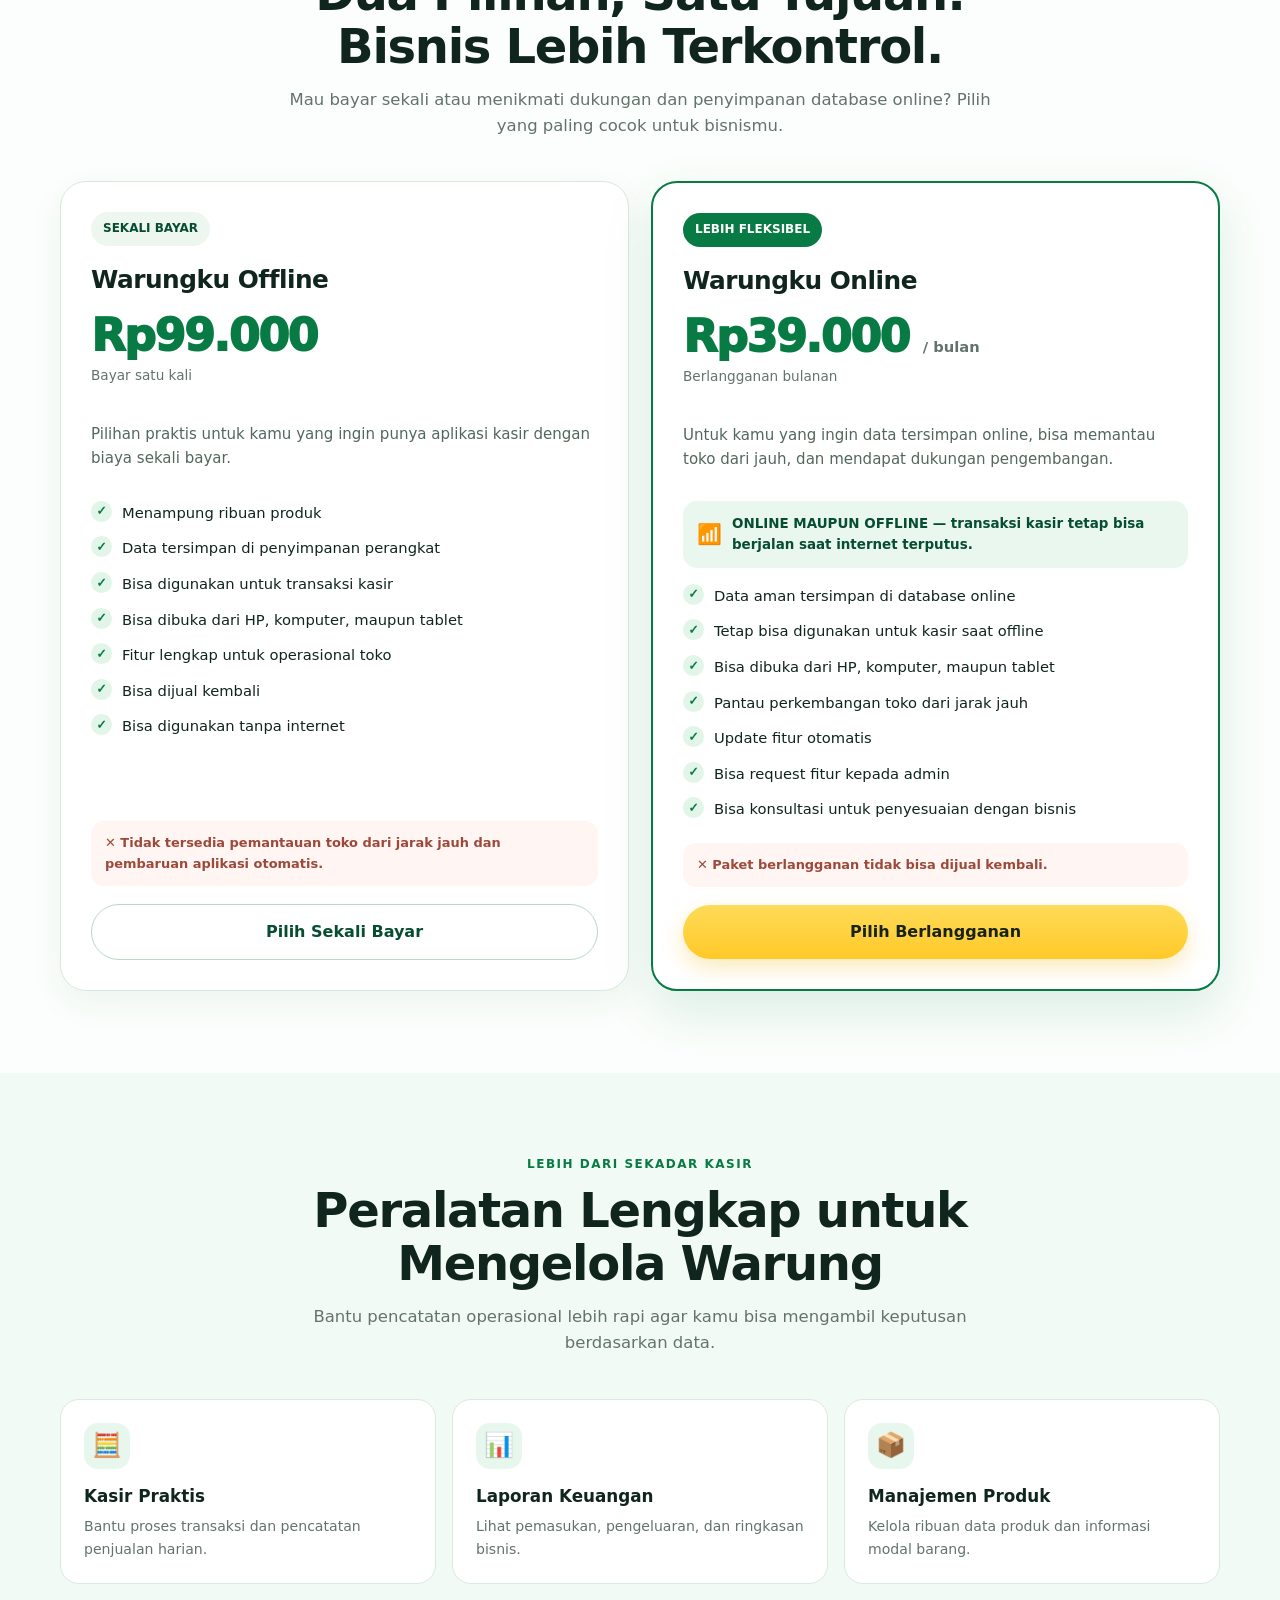
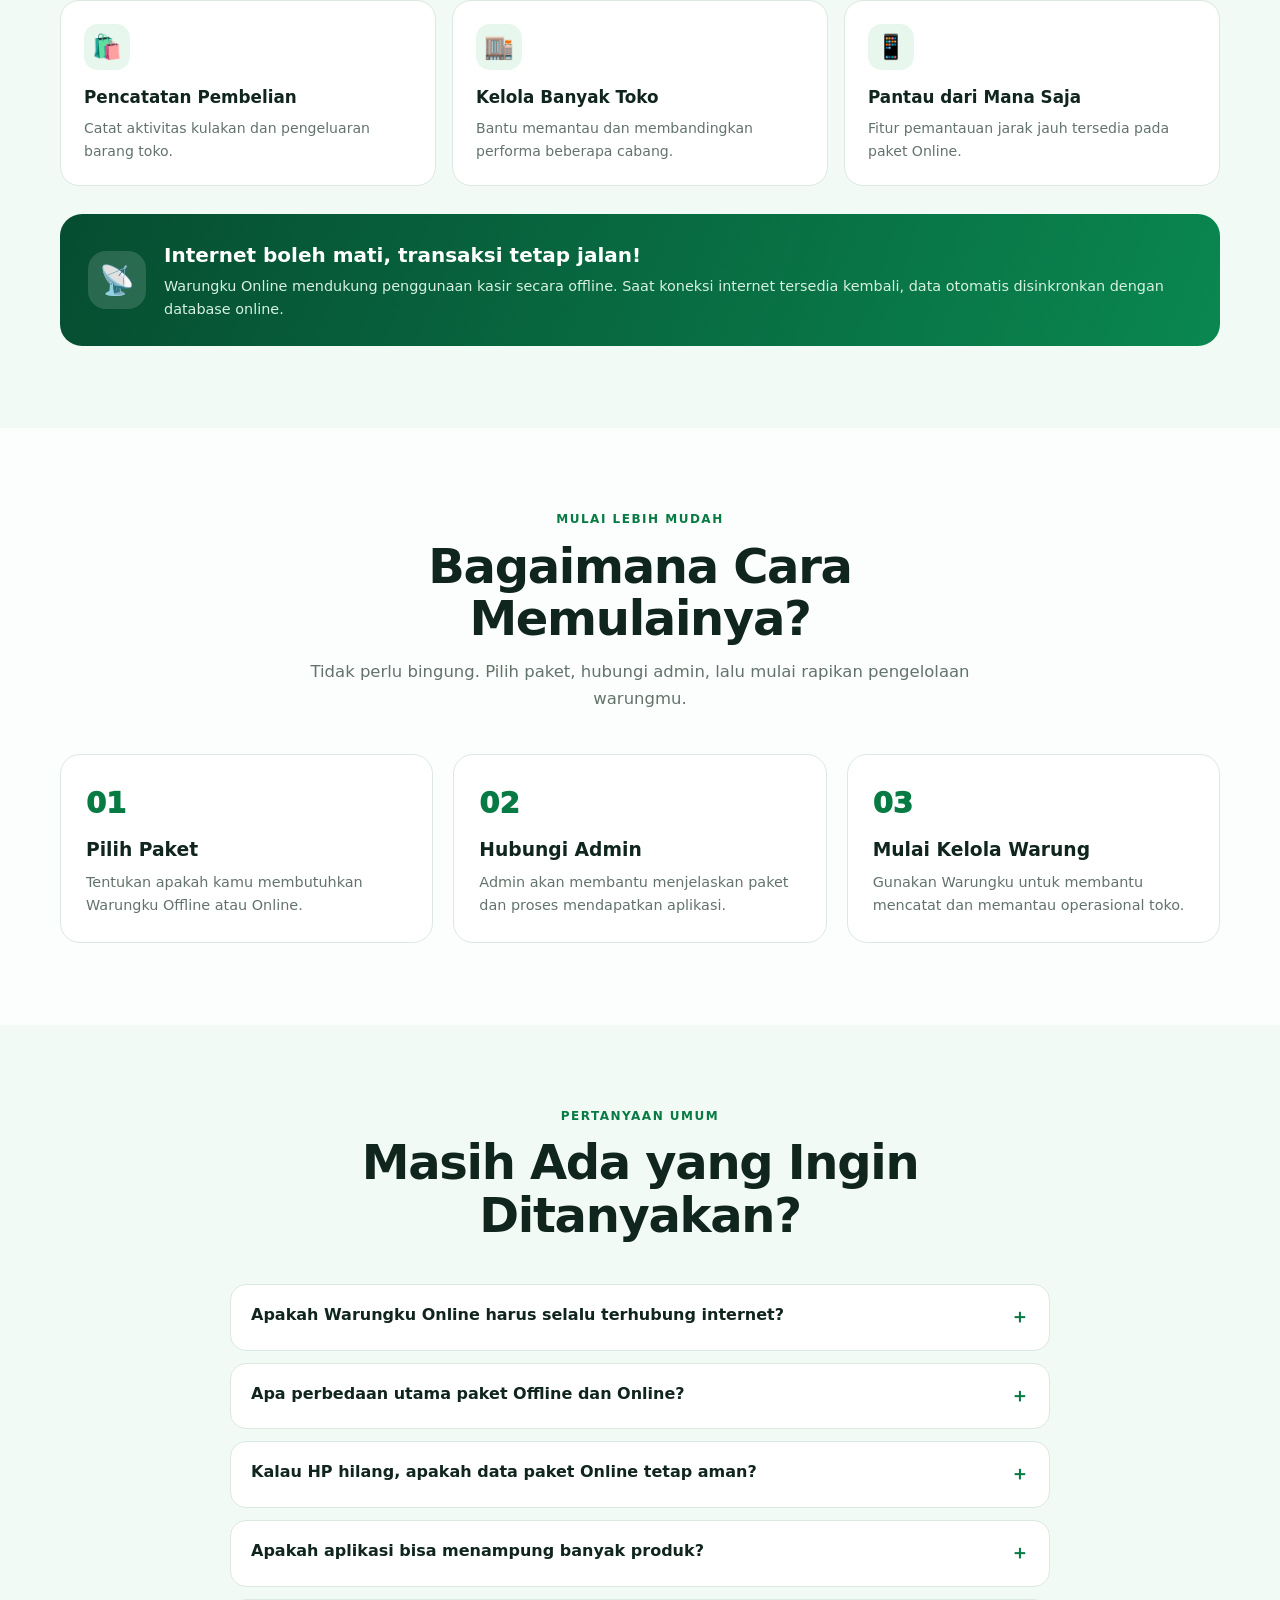
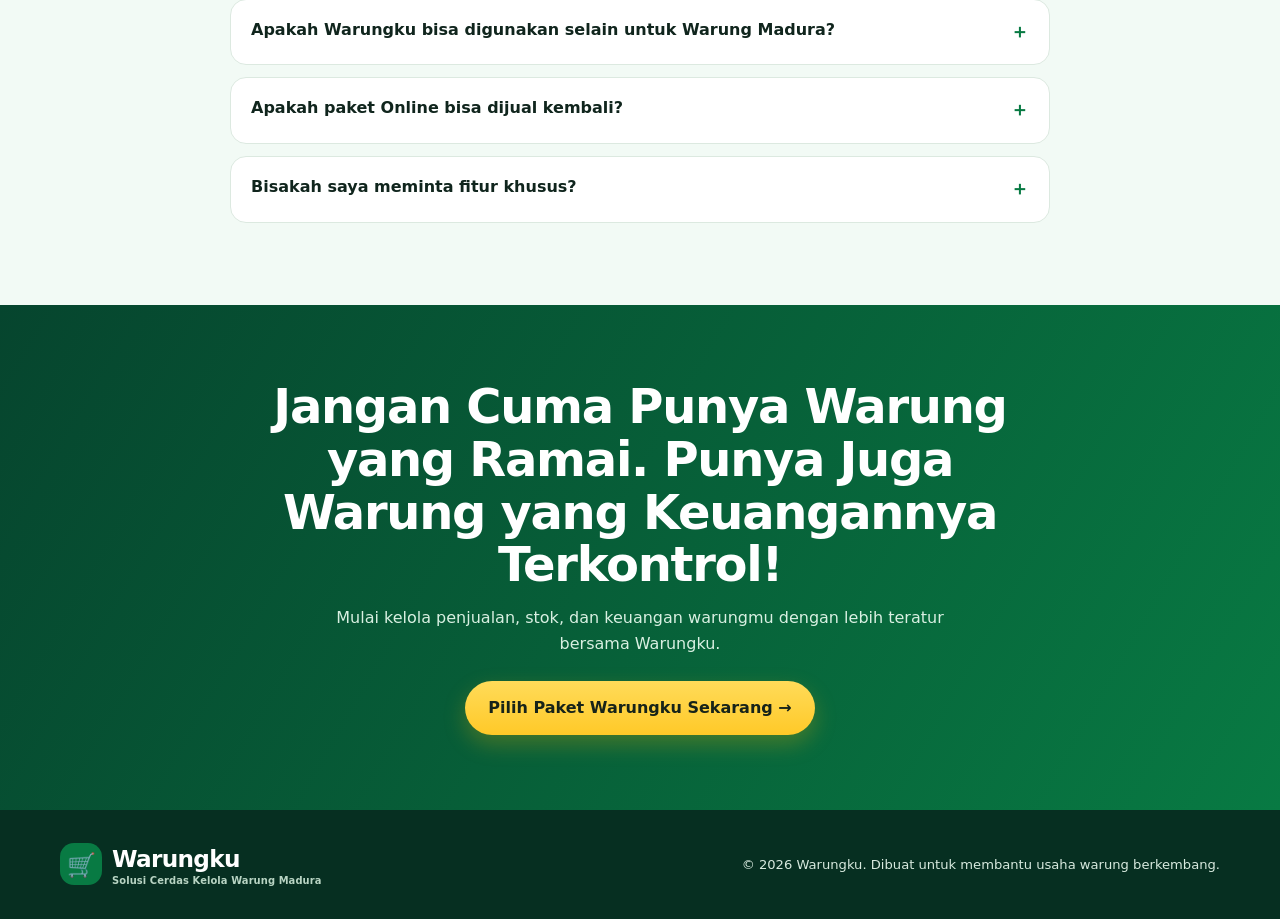
<file: landing-page.html>
<!DOCTYPE html>
<html lang="id">
<head>
  <meta charset="UTF-8">
  <meta name="viewport" content="width=device-width, initial-scale=1.0">
  <meta name="description" content="Warungku membantu pemilik Warung Madura mengelola kasir, stok, pembelian, dan keuangan toko. Pilih paket sekali bayar atau berlangganan.">
  <meta name="theme-color" content="#087a43">
  <title>Warungku — Warung Ramai, Keuangan Terkendali</title>
  <style>
    :root {
      --green: #087a43;
      --green-dark: #064d31;
      --green-deep: #043d29;
      --green-soft: #eaf7ef;
      --yellow: #ffc928;
      --yellow-dark: #e8a900;
      --ink: #10251d;
      --muted: #63736b;
      --line: #dce9e0;
      --white: #fff;
      --shadow: 0 18px 55px rgba(5, 65, 39, .12);
      --radius: 24px;
    }
    * { box-sizing: border-box; }
    html { scroll-behavior: smooth; }
    body {
      margin: 0; color: var(--ink); background: #fbfefc;
      font-family: Inter, ui-sans-serif, system-ui, -apple-system, BlinkMacSystemFont, "Segoe UI", sans-serif;
      line-height: 1.6;
    }
    a { color: inherit; text-decoration: none; }
    button { font: inherit; }
    .container { width: min(1160px, calc(100% - 40px)); margin: auto; }
    .topbar {
      position: sticky; top: 0; z-index: 20; background: rgba(255,255,255,.9);
      backdrop-filter: blur(14px); border-bottom: 1px solid rgba(220,233,224,.8);
    }
    .nav { height: 76px; display: flex; align-items: center; justify-content: space-between; gap: 24px; }
    .brand { display: flex; align-items: center; gap: 10px; font-weight: 900; font-size: 1.45rem; letter-spacing: -.7px; color: var(--green-dark); }
    .brand-mark { width: 42px; height: 42px; display: grid; place-items: center; border-radius: 14px; background: var(--green); color: white; font-size: 1.45rem; }
    .brand small { display: block; font-size: .62rem; letter-spacing: .1px; color: var(--muted); font-weight: 650; margin-top: -4px; }
    .nav-links { display: flex; align-items: center; gap: 28px; color: #3e554a; font-size: .92rem; font-weight: 700; }
    .nav-links a:hover { color: var(--green); }
    .btn {
      display: inline-flex; justify-content: center; align-items: center; gap: 9px;
      border: 0; border-radius: 999px; padding: 14px 23px; font-weight: 850; cursor: pointer;
      transition: transform .2s, box-shadow .2s, background .2s;
    }
    .btn:hover { transform: translateY(-2px); }
    .btn-yellow { color: #172319; background: linear-gradient(180deg, #ffdb59, var(--yellow)); box-shadow: 0 9px 22px rgba(236,176,0,.27); }
    .btn-green { color: white; background: var(--green); box-shadow: 0 9px 22px rgba(8,122,67,.2); }
    .btn-outline { border: 1px solid #b9d9c5; color: var(--green-dark); background: white; }
    .hero {
      overflow: hidden; position: relative; padding: 76px 0 72px;
      background: radial-gradient(ellipse at 82% 35%, #d9f2e2 0, transparent 36%), linear-gradient(115deg, #fff 0%, #f5fcf7 58%, #eaf8ef 100%);
    }
    .hero:after { content:""; position:absolute; width:480px; height:480px; border:1px solid rgba(8,122,67,.09); border-radius:50%; right:-130px; top:-170px; box-shadow:0 0 0 45px rgba(8,122,67,.025),0 0 0 90px rgba(8,122,67,.02); }
    .hero-grid { position: relative; z-index: 1; display: grid; grid-template-columns: 1.05fr .95fr; align-items: center; gap: 48px; }
    .eyebrow { display: inline-flex; gap: 8px; align-items: center; padding: 7px 12px; border-radius: 999px; background: #e2f5e9; color: var(--green-dark); font-size: .78rem; font-weight: 850; letter-spacing: .3px; }
    h1 { font-size: clamp(2.55rem, 5.3vw, 4.55rem); line-height: 1.02; letter-spacing: -2.7px; margin: 20px 0; max-width: 700px; }
    h1 span { color: var(--green); }
    .hero-copy { color: #52645a; font-size: 1.12rem; max-width: 570px; }
    .hero-actions { display: flex; flex-wrap: wrap; gap: 12px; margin: 28px 0 18px; }
    .trust-line { color: #607267; font-size: .85rem; font-weight: 650; display:flex; gap:9px; align-items:center; }
    .hero-visual { min-height: 550px; position:relative; display:grid; place-items:center; }
    .report-mockup {
      width:min(100%, 370px); height:550px; position:relative; overflow:hidden;
      border:1px solid #e5ece8; border-radius:26px; background:#f5f8f6;
      box-shadow:0 28px 65px rgba(4,77,49,.18); color:#35443d;
      padding:12px 12px 68px;
    }
    .report-header { display:flex; justify-content:space-between; align-items:center; margin-bottom:12px; }
    .report-header h3 { margin:0; color:#183b2a; font-size:1.25rem; letter-spacing:-.5px; }
    .report-back { width:36px; height:36px; display:grid; place-items:center; border-radius:50%; background:#eaf0f1; font-size:1.2rem; }
    .report-card { margin-top:10px; padding:11px; border:1px solid #e9eeeb; border-radius:17px; background:white; }
    .sales-total { position:relative; padding:15px 14px; background:linear-gradient(115deg,#16864d,#08643b); color:white; }
    .sales-total-label { font-size:.69rem; color:#d7eee1; }
    .sales-total-value { margin-top:2px; font-size:1.72rem; font-weight:950; letter-spacing:-.9px; white-space:nowrap; }
    .sales-total-icon { position:absolute; right:13px; top:50%; transform:translateY(-50%); width:36px; height:36px; display:grid; place-items:center; border-radius:12px; background:rgba(255,255,255,.16); font-size:1.15rem; }
    .report-metrics { display:grid; grid-template-columns:1fr 1fr; gap:8px; margin:9px 0 0; }
    .report-metric { min-height:45px; padding:7px 9px; border-radius:13px; background:#f2f6f3; }
    .report-metric span { display:block; color:#87948d; font-size:.59rem; line-height:1.2; }
    .report-metric strong { display:block; margin-top:3px; color:#35443d; font-size:.78rem; line-height:1.15; white-space:nowrap; }
    .report-metric:first-child strong { color:#16864d; }
    .stock-card { display:flex; align-items:center; gap:11px; padding:11px 12px; }
    .stock-icon { width:42px; height:42px; flex:none; display:grid; place-items:center; border-radius:13px; background:#e8f1ff; color:#2879d5; font-size:1.2rem; }
    .stock-card span { color:#87948d; font-size:.65rem; }
    .stock-card strong { display:block; font-size:1.25rem; line-height:1.2; }
    .stock-card small { color:#87948d; font-size:.61rem; }
    .sales-chart { height:180px; margin-top:10px; padding:11px 11px 8px; }
    .sales-chart h4 { margin:0; font-size:.83rem; }
    .chart-columns { height:123px; display:flex; align-items:flex-end; gap:8px; overflow:hidden; margin-top:9px; padding:0 2px; border-bottom:1px solid #e8eeea; }
    .chart-day { min-width:22px; flex:1; height:100%; display:flex; flex-direction:column; justify-content:flex-end; align-items:center; gap:3px; }
    .chart-pair { width:100%; height:calc(100% - 14px); display:flex; align-items:flex-end; justify-content:center; gap:3px; }
    .chart-pair i { width:8px; border-radius:5px 5px 0 0; background:#16864d; }
    .chart-pair i:last-child { background:#c8a646; }
    .chart-day small { color:#87948d; font-size:.48rem; line-height:1; }
    .chart-day:nth-child(1) i{height:70%}.chart-day:nth-child(2) i{height:83%}.chart-day:nth-child(3) i{height:76%}.chart-day:nth-child(4) i{height:91%}.chart-day:nth-child(5) i{height:80%}.chart-day:nth-child(6) i{height:88%}.chart-day:nth-child(7) i{height:75%}.chart-day:nth-child(8) i{height:86%}.chart-day:nth-child(9) i{height:78%}.chart-day:nth-child(10) i{height:94%}
    .report-nav { position:absolute; right:0; bottom:0; left:0; height:63px; display:flex; justify-content:space-around; align-items:center; border-top:1px solid #e8eeea; background:rgba(255,255,255,.97); }
    .report-nav span { display:grid; gap:1px; justify-items:center; color:#92a39a; font-size:.58rem; line-height:1.2; }
    .report-nav b { font-size:1.1rem; }
    .report-nav .active { color:#087a43; font-weight:850; }
    .report-nav .cashier { width:48px; height:52px; margin-top:-17px; border-radius:18px; background:#087a43; color:white; box-shadow:0 8px 16px rgba(8,122,67,.22); }
    .hero-carousel { width:min(100%, 370px); height:550px; position:relative; }
    .hero-slide { position:absolute; inset:0; visibility:hidden; opacity:0; transform:translateX(12px); transition:opacity .7s ease, transform .7s ease, visibility .7s; pointer-events:none; }
    .hero-slide.active { visibility:visible; opacity:1; transform:translateX(0); pointer-events:auto; }
    .dashboard-mockup { height:100%; position:relative; overflow:hidden; border:1px solid #e5ece8; border-radius:28px; background:#f6f9f7; box-shadow:0 28px 65px rgba(4,77,49,.18); color:#173126; padding:16px 15px 68px; }
    .dashboard-top { display:flex; justify-content:space-between; align-items:center; gap:10px; }
    .dashboard-store { display:flex; align-items:center; gap:10px; min-width:0; }
    .dashboard-store-icon { width:42px; height:42px; flex:none; display:grid; place-items:center; border-radius:14px; background:#13874d; color:white; font-size:1.25rem; }
    .dashboard-store strong { display:block; font-size:.94rem; line-height:1.2; }
    .dashboard-store small { color:#84928b; font-size:.68rem; }
    .dashboard-user { width:38px; height:38px; flex:none; display:grid; place-items:center; border-radius:50%; background:#e2f5e9; color:#12814a; font-size:1.25rem; }
    .dashboard-title { margin:24px 0 13px; }
    .dashboard-title h3 { margin:0; font-size:1.55rem; line-height:1.2; letter-spacing:-.5px; }
    .dashboard-title p { margin:3px 0 0; color:#89958f; font-size:.78rem; }
    .dashboard-sales { padding:16px 15px; border-radius:21px; color:white; background:linear-gradient(140deg,#16864d,#08613a); box-shadow:0 12px 26px rgba(8,122,67,.14); }
    .dashboard-sales-label { color:#d7eee1; font-size:.72rem; }
    .dashboard-sales-value { margin:4px 0 11px; font-size:1.65rem; font-weight:950; letter-spacing:-.9px; white-space:nowrap; }
    .dashboard-sales-stats { display:grid; grid-template-columns:1fr 1fr; gap:12px; }
    .dashboard-sales-stats div { padding-top:8px; border-top:1px solid rgba(255,255,255,.25); color:#d7eee1; font-size:.68rem; }
    .dashboard-sales-stats strong { display:block; color:white; font-size:.92rem; }
    .dashboard-menu-heading { display:flex; justify-content:space-between; align-items:center; margin:16px 0 9px; }
    .dashboard-menu-heading strong { font-size:1rem; }
    .dashboard-menu-heading span { color:#13874d; font-size:.7rem; }
    .dashboard-menu { display:grid; grid-template-columns:repeat(3,1fr); gap:8px; }
    .dashboard-menu-item { min-height:91px; display:grid; justify-items:center; align-content:center; gap:6px; border:1px solid #e8eeea; border-radius:16px; background:white; font-size:.68rem; font-weight:800; }
    .dashboard-menu-icon { width:43px; height:43px; display:grid; place-items:center; border-radius:14px; background:#e4f5e9; color:#11834a; font-size:1.25rem; }
    .dashboard-menu-item:nth-child(2) .dashboard-menu-icon { background:#e5efff; color:#3180d5; }
    .dashboard-menu-item:nth-child(3) .dashboard-menu-icon { background:#fff0dc; color:#e89318; }
    .dashboard-menu-item:nth-child(4) .dashboard-menu-icon { background:#f2e6fb; color:#9051c9; }
    .dashboard-menu-item:nth-child(5) .dashboard-menu-icon { background:#e0f4f3; color:#1b9994; }
    .dashboard-menu-item:nth-child(6) .dashboard-menu-icon { background:#fbe6ed; color:#db4c7a; }
    .dashboard-nav { position:absolute; right:0; bottom:0; left:0; height:61px; display:flex; justify-content:space-around; align-items:center; border-top:1px solid #e8eeea; background:rgba(255,255,255,.98); }
    .dashboard-nav span { display:grid; justify-items:center; gap:1px; color:#9ba9a2; font-size:.56rem; line-height:1.1; }
    .dashboard-nav b { font-size:1rem; }
    .dashboard-nav .active { color:#087a43; font-weight:850; }
    .dashboard-nav .cashier { width:46px; height:50px; margin-top:-16px; border-radius:16px; background:#087a43; color:white; box-shadow:0 8px 16px rgba(8,122,67,.22); }
    .history-mockup { height:100%; position:relative; overflow:hidden; border-radius:28px; background:#d9e5dd; color:#173126; padding:14px; }
    .history-title { display:flex; justify-content:space-between; align-items:center; margin:0 2px 17px; font-size:1.25rem; font-weight:900; }
    .history-back { width:32px; height:32px; display:grid; place-items:center; border-radius:50%; background:rgba(255,255,255,.55); }
    .history-list { display:grid; gap:9px; opacity:.66; }
    .history-item { padding:11px 12px; border:1px solid rgba(255,255,255,.65); border-radius:13px; background:rgba(255,255,255,.48); font-size:.7rem; }
    .history-item strong { display:block; font-size:.8rem; }
    .receipt-overlay { position:absolute; inset:0; display:grid; place-items:center; padding:12px; background:rgba(14,37,26,.72); }
    .receipt-dialog { width:100%; padding:15px; border-radius:20px; background:#e9eeeb; box-shadow:0 18px 35px rgba(0,0,0,.2); }
    .receipt-paper { padding:15px 13px; border-radius:6px; background:white; box-shadow:0 3px 10px rgba(0,0,0,.15); color:#252525; font-family:ui-monospace, SFMono-Regular, Menlo, Consolas, monospace; font-size:.62rem; line-height:1.55; }
    .receipt-paper h4 { margin:0 0 7px; text-align:center; font-size:.8rem; }
    .receipt-center { text-align:center; }
    .receipt-divider { margin:8px 0; border-top:1px dashed #777; }
    .receipt-line { display:flex; justify-content:space-between; gap:6px; }
    .receipt-line.total { margin-top:7px; font-weight:900; }
    .receipt-actions { display:grid; grid-template-columns:1fr 1fr; gap:7px; margin-top:11px; }
    .receipt-action { min-height:39px; display:grid; place-items:center; border-radius:10px; color:white; font-size:.7rem; font-weight:850; }
    .receipt-print { background:#0a7040; }
    .receipt-delete { background:#bb1e4c; }
    .receipt-close { margin-top:7px; background:#dff3e5; color:#087a43; }
    .carousel-dots { position:absolute; z-index:3; right:0; bottom:-22px; left:0; display:flex; justify-content:center; gap:7px; }
    .carousel-dot { width:7px; height:7px; padding:0; border:0; border-radius:50%; background:#b8d8c4; cursor:pointer; }
    .carousel-dot.active { width:20px; border-radius:99px; background:var(--green); }
    .section { padding: 82px 0; }
    .section-soft { background: #f2faf5; }
    .section-head { text-align:center; max-width:740px; margin:0 auto 42px; }
    .section-kicker { color:var(--green); text-transform:uppercase; letter-spacing:1.5px; font-size:.75rem; font-weight:900; }
    h2 { font-size:clamp(2rem,4vw,3rem); line-height:1.1; letter-spacing:-1.3px; margin:10px 0 14px; }
    .section-head p { color:var(--muted); margin:0; font-size:1.03rem; }
    .pain-grid { display:grid; grid-template-columns:repeat(5,1fr); gap:14px; }
    .pain { padding:23px 17px; border:1px solid var(--line); border-radius:18px; background:white; text-align:center; }
    .pain-icon { width:52px; height:52px; border-radius:16px; margin:0 auto 13px; display:grid; place-items:center; background:#e8f7ed; font-size:1.55rem; }
    .pain h3 { font-size:.96rem; line-height:1.3; margin:0 0 7px; }
    .pain p { color:var(--muted); font-size:.82rem; margin:0; }
    .bridge { text-align:center; margin:38px auto 0; color:var(--green-dark); font-weight:850; font-size:1.12rem; }
    .bridge strong { color:var(--green); }
    .plans { display:grid; grid-template-columns:1fr 1fr; gap:22px; align-items:stretch; }
    .plan { position:relative; background:white; border:1.5px solid #d7e9dc; border-radius:26px; padding:30px; box-shadow:0 12px 35px rgba(4,77,49,.06); display:flex; flex-direction:column; }
    .plan.featured { border:2px solid var(--green); box-shadow:0 20px 50px rgba(8,122,67,.13); }
    .plan-label { display:inline-flex; align-self:flex-start; border-radius:99px; background:#edf7f0; color:var(--green-dark); font-size:.75rem; font-weight:900; padding:7px 12px; }
    .featured .plan-label { background:var(--green); color:white; }
    .plan h3 { font-size:1.55rem; margin:14px 0 2px; letter-spacing:-.5px; }
    .price { color:var(--green); font-size:2.8rem; font-weight:950; letter-spacing:-1.7px; line-height:1.2; margin:8px 0 0; }
    .price small { font-size:.92rem; letter-spacing:0; color:var(--muted); font-weight:700; }
    .price-note { color:var(--muted); font-size:.85rem; margin:2px 0 20px; }
    .plan-intro { color:#53675c; font-size:.94rem; min-height:48px; }
    .feature-list { list-style:none; padding:0; margin:16px 0 22px; display:grid; gap:12px; }
    .feature-list li { display:flex; gap:10px; align-items:flex-start; font-size:.92rem; }
    .check { flex:none; display:grid; place-items:center; width:21px; height:21px; border-radius:50%; background:#e1f5e8; color:var(--green); font-size:.78rem; font-weight:950; }
    .minus { margin-top:auto; padding:12px 14px; border-radius:13px; background:#fff5f2; color:#9d493a; font-size:.81rem; font-weight:700; }
    .plan .btn { width:100%; margin-top:18px; }
    .offline-banner { margin-top:15px; padding:12px 14px; border-radius:14px; background:#eaf7ef; color:var(--green-dark); font-size:.84rem; font-weight:800; display:flex; gap:10px; align-items:center; }
    .offline-banner b { font-size:1.25rem; }
    .feature-grid { display:grid; grid-template-columns:repeat(3,1fr); gap:16px; }
    .feature { padding:23px; border:1px solid var(--line); background:white; border-radius:19px; }
    .feature .f-icon { font-size:1.5rem; width:46px; height:46px; border-radius:14px; background:#e8f7ed; display:grid; place-items:center; margin-bottom:14px; }
    .feature h3 { margin:0 0 6px; font-size:1.05rem; }
    .feature p { margin:0; color:var(--muted); font-size:.88rem; }
    .offline-callout { display:grid; grid-template-columns:auto 1fr; gap:18px; align-items:center; margin-top:28px; background:linear-gradient(110deg,var(--green-dark),#0a8750); color:white; border-radius:22px; padding:25px 28px; }
    .offline-callout .big-icon { width:58px; height:58px; display:grid; place-items:center; background:rgba(255,255,255,.14); border-radius:18px; font-size:1.8rem; }
    .offline-callout h3 { margin:0 0 4px; font-size:1.25rem; }
    .offline-callout p { margin:0; color:#d7f1e1; font-size:.9rem; }
    .steps { display:grid; grid-template-columns:repeat(3,1fr); gap:20px; counter-reset:step; }
    .step { background:white; border:1px solid var(--line); border-radius:20px; padding:25px; }
    .step:before { counter-increment:step; content:"0" counter(step); color:var(--green); font-size:1.8rem; font-weight:950; }
    .step h3 { margin:9px 0 6px; }
    .step p { color:var(--muted); font-size:.9rem; margin:0; }
    .faq { max-width:820px; margin:auto; display:grid; gap:12px; }
    details { border:1px solid var(--line); border-radius:16px; background:white; padding:17px 20px; }
    summary { cursor:pointer; font-weight:850; list-style:none; display:flex; justify-content:space-between; gap:15px; }
    summary:after { content:"＋"; color:var(--green); font-size:1.2rem; }
    details[open] summary:after { content:"−"; }
    details p { color:var(--muted); margin:12px 0 2px; font-size:.92rem; }
    .final-cta { padding:75px 0; background:linear-gradient(120deg,#06452e,#087a43); color:white; text-align:center; }
    .final-cta h2 { max-width:760px; margin:0 auto 14px; }
    .final-cta p { color:#d9f0e2; max-width:620px; margin:0 auto 25px; }
    .footer { padding:30px 0; background:#062f21; color:#d7e9de; font-size:.82rem; }
    .footer-inner { display:flex; justify-content:space-between; align-items:center; gap:20px; flex-wrap:wrap; }
    .footer .brand { color:white; }
    .footer .brand small { color:#b8d4c3; }
    .sticky-mobile { display:none; }
    @media (max-width: 900px) {
      .nav-links { gap:15px; font-size:.82rem; }
      .hero-grid { gap:20px; }
      .pain-grid { grid-template-columns:repeat(3,1fr); }
      .pain:nth-child(4), .pain:nth-child(5) { grid-column:span 1; }
    }
    @media (max-width: 700px) {
      .container { width:min(100% - 30px, 560px); }
      .nav { height:65px; }
      .nav-links { display:none; }
      .nav .btn { padding:10px 14px; font-size:.78rem; }
      .brand { font-size:1.2rem; }
      .brand-mark { width:36px;height:36px; }
      .hero { padding:52px 0 45px; }
      .hero-grid { grid-template-columns:1fr; }
      h1 { letter-spacing:-1.8px; font-size:clamp(2.5rem,11vw,3.65rem); }
      .hero-copy { font-size:1rem; }
      .hero-visual { min-height:570px; margin-top:0; }
      .hero-carousel { height:550px; }
      .report-mockup { height:550px; }
      .section { padding:60px 0; }
      .section-head { margin-bottom:28px; }
      .pain-grid { grid-template-columns:1fr 1fr; gap:10px; }
      .pain { padding:17px 12px; }
      .pain:last-child { grid-column:span 2; }
      .plans { grid-template-columns:1fr; }
      .plan { padding:24px; }
      .plan-intro { min-height:0; }
      .feature-grid { grid-template-columns:1fr 1fr; gap:10px; }
      .feature { padding:17px; }
      .offline-callout { grid-template-columns:1fr; padding:22px; }
      .steps { grid-template-columns:1fr; gap:12px; }
      .final-cta { padding:58px 0 85px; }
      .sticky-mobile { display:flex; position:fixed; z-index:30; bottom:12px; left:12px; right:12px; }
      .sticky-mobile .btn { width:100%; box-shadow:0 10px 35px rgba(0,0,0,.24); }
      body { padding-bottom:75px; }
    }
    @media (max-width: 380px) {
      .hero-actions .btn { width:100%; }
      .feature-grid { grid-template-columns:1fr; }
      .price { font-size:2.4rem; }
    }
  </style>
</head>
<body>
  <header class="topbar">
    <div class="container nav">
      <a class="brand" href="#beranda" aria-label="Warungku beranda">
        <span class="brand-mark">🛒</span>
        <span>Warungku<small>Solusi Cerdas Kelola Warung Madura</small></span>
      </a>
      <nav class="nav-links" aria-label="Navigasi utama">
        <a href="#fitur">Fitur</a><a href="#paket">Paket Harga</a><a href="#faq">FAQ</a>
      </nav>
      <a class="btn btn-green" href="#paket">Lihat Paket <span>→</span></a>
    </div>
  </header>

  <main>
    <section class="hero" id="beranda">
      <div class="container hero-grid">
        <div>
          <div class="eyebrow">✦ Aplikasi kasir & manajemen Warung Madura</div>
          <h1>Warung Ramai,<br>Tapi Keuangannya <span>Terkendali.</span></h1>
          <p class="hero-copy">Jangan cuma tahu berapa omzet warungmu. Ketahui juga ke mana uangmu pergi. Kelola penjualan, stok, modal, dan keuntungan dalam satu aplikasi.</p>
          <div class="hero-actions">
            <a class="btn btn-yellow" href="#paket">Pilih Paket Warungku <span>→</span></a>
            <a class="btn btn-outline" href="#fitur">Kenali Fiturnya</a>
          </div>
          <div class="trust-line"><span>✓</span> Praktis untuk pemilik warung dan pengelola banyak cabang</div>
        </div>
        <div class="hero-visual" aria-label="Slide otomatis mockup aplikasi Warungku">
          <div class="hero-carousel" aria-live="off">
            <div class="hero-slide active" data-slide="0" aria-hidden="false">
              <div class="report-mockup">
                <div class="report-header"><h3>Laporan</h3><span class="report-back">←</span></div>
                <div class="report-card">
                  <div class="sales-total">
                    <div class="sales-total-label">Total penjualan</div>
                    <div class="sales-total-value">Rp 359.500.000</div>
                    <span class="sales-total-icon">⌁</span>
                  </div>
                  <div class="report-metrics">
                    <div class="report-metric"><span>Perkiraan keuntungan</span><strong>Rp 71.900.000</strong></div>
                    <div class="report-metric"><span>Jumlah transaksi</span><strong>538</strong></div>
                    <div class="report-metric"><span>Rata-rata transaksi</span><strong>Rp 25.678.571,429</strong></div>
                    <div class="report-metric"><span>Produk terjual</span><strong>3595 unit</strong></div>
                  </div>
                </div>
                <div class="report-card stock-card">
                  <div class="stock-icon">▣</div>
                  <div><span>Nilai stok saat ini</span><strong>Rp 4.872.600</strong><small>Berdasarkan stok × harga modal</small></div>
                </div>
                <div class="report-card sales-chart">
                  <h4>Grafik penjualan &amp; keuntungan</h4>
                  <div class="chart-columns">
                    <div class="chart-day"><div class="chart-pair"><i></i><i></i></div><small>01/11</small></div>
                    <div class="chart-day"><div class="chart-pair"><i></i><i></i></div><small>02/11</small></div>
                    <div class="chart-day"><div class="chart-pair"><i></i><i></i></div><small>03/11</small></div>
                    <div class="chart-day"><div class="chart-pair"><i></i><i></i></div><small>04/11</small></div>
                    <div class="chart-day"><div class="chart-pair"><i></i><i></i></div><small>05/11</small></div>
                    <div class="chart-day"><div class="chart-pair"><i></i><i></i></div><small>06/11</small></div>
                    <div class="chart-day"><div class="chart-pair"><i></i><i></i></div><small>07/11</small></div>
                    <div class="chart-day"><div class="chart-pair"><i></i><i></i></div><small>08/11</small></div>
                    <div class="chart-day"><div class="chart-pair"><i></i><i></i></div><small>09/11</small></div>
                    <div class="chart-day"><div class="chart-pair"><i></i><i></i></div><small>10/11</small></div>
                  </div>
                </div>
                <div class="report-nav">
                  <span><b>⌂</b>Home</span><span><b>▤</b>Riwayat</span><span class="cashier"><b>🛒</b>Kasir</span><span class="active"><b>▥</b>Laporan</span><span><b>●</b>Profil</span>
                </div>
              </div>
            </div>
            <div class="hero-slide" data-slide="1" aria-hidden="true">
              <div class="dashboard-mockup">
                <div class="dashboard-top">
                  <div class="dashboard-store"><span class="dashboard-store-icon">▣</span><div><strong>TOKO SEMBAKO</strong><small>Selamat datang, Fendi!</small></div></div>
                  <span class="dashboard-user">●</span>
                </div>
                <div class="dashboard-title"><h3>Dashboard</h3><p>Ringkasan aktivitas toko hari ini</p></div>
                <div class="dashboard-sales">
                  <div class="dashboard-sales-label">Total Penjualan Hari Ini</div>
                  <div class="dashboard-sales-value">Rp 507.942.000</div>
                  <div class="dashboard-sales-stats"><div>Transaksi<strong>143
                    </strong></div><div>Keuntungan<strong>Rp 295.347.200</strong></div></div>
                </div>
                <div class="dashboard-menu-heading"><strong>Menu Utama</strong><span>9 Menu</span></div>
                <div class="dashboard-menu">
                  <div class="dashboard-menu-item"><span class="dashboard-menu-icon">🛒</span>Keranjang</div>
                  <div class="dashboard-menu-item"><span class="dashboard-menu-icon">📦</span>Produk</div>
                  <div class="dashboard-menu-item"><span class="dashboard-menu-icon">▥</span>Laporan</div>
                  <div class="dashboard-menu-item"><span class="dashboard-menu-icon">🚚</span>Supplier</div>
                  <div class="dashboard-menu-item"><span class="dashboard-menu-icon">▤</span>Stok Barang</div>
                  <div class="dashboard-menu-item"><span class="dashboard-menu-icon">🛍</span>Pembelian</div>
                </div>
                <div class="dashboard-nav">
                  <span class="active"><b>⌂</b>Home</span><span><b>▤</b>Riwayat</span><span class="cashier"><b>🛒</b>Kasir</span><span><b>▥</b>Laporan</span><span><b>●</b>Profil</span>
                </div>
              </div>
            </div>
            <div class="hero-slide" data-slide="2" aria-hidden="true">
              <div class="history-mockup">
                <div class="history-title"><span>Riwayat</span><span class="history-back">←</span></div>
                <div class="history-list">
                  <div class="history-item"><strong>Siti Aminah</strong>14/11/2026, 19.30.00 · Rp 5.615.000</div>
                  <div class="history-item"><strong>Budi Santoso</strong>14/11/2026, 15.46.00 · Rp 5.584.000</div>
                </div>
                <div class="receipt-overlay">
                  <div class="receipt-dialog">
                    <div class="receipt-paper">
                      <h4>TOKO SEMBAKO</h4>
                      <div class="receipt-center">Dusun Oprak Desa Tamberu Daya<br>14/11/2026 · 19.27.00</div>
                      <div class="receipt-divider"></div>
                      <div>Gula Pasir 1 kg</div>
                      <div class="receipt-line"><span>196 x Rp 16.000</span><span>Rp 3.136.000</span></div>
                      <div style="margin-top:7px">Gula Pasir 1 kg</div>
                      <div class="receipt-line"><span>146 x Rp 16.000</span><span>Rp 2.336.000</span></div>
                      <div class="receipt-divider"></div>
                      <div class="receipt-line total"><span>Total</span><span>Rp 5.472.000</span></div>
                      <div class="receipt-line"><span>Tunai</span><span>Rp 5.480.000</span></div>
                      <div class="receipt-line"><span>Kembalian</span><span>Rp 8.000</span></div>
                      <div class="receipt-divider"></div>
                      <div class="receipt-center">Terima kasih telah berbelanja</div>
                    </div>
                    <div class="receipt-actions">
                      <div class="receipt-action receipt-print">▣ Cetak</div>
                      <div class="receipt-action receipt-delete">▤ Hapus</div>
                    </div>
                    <div class="receipt-action receipt-close">Tutup</div>
                  </div>
                </div>
              </div>
            </div>
            <div class="carousel-dots" aria-label="Pilih slide">
              <button class="carousel-dot active" type="button" aria-label="Tampilkan slide laporan" aria-current="true"></button>
              <button class="carousel-dot" type="button" aria-label="Tampilkan slide dashboard" aria-current="false"></button>
              <button class="carousel-dot" type="button" aria-label="Tampilkan slide struk riwayat" aria-current="false"></button>
            </div>
          </div>
        </div>
      </div>
    </section>

    <section class="section section-soft">
      <div class="container">
        <div class="section-head">
          <div class="section-kicker">Pernah mengalami ini?</div>
          <h2>Warung Ramai, Tapi Banyak Hal Masih Bikin Pusing?</h2>
          <p>Jualan setiap hari, tetapi tanpa pencatatan yang rapi, kondisi bisnis bisa sulit diketahui.</p>
        </div>
        <div class="pain-grid">
          <article class="pain"><div class="pain-icon">📉</div><h3>Untung Tidak Jelas</h3><p>Tidak tahu keuntungan bersih yang sebenarnya.</p></article>
          <article class="pain"><div class="pain-icon">📦</div><h3>Stok Sulit Dipantau</h3><p>Bingung barang apa yang habis dan paling laris.</p></article>
          <article class="pain"><div class="pain-icon">🧾</div><h3>Pembelian Tidak Tercatat</h3><p>Sulit memantau barang kulakan yang dibeli karyawan.</p></article>
          <article class="pain"><div class="pain-icon">🏪</div><h3>Banyak Cabang</h3><p>Susah membandingkan kinerja setiap toko.</p></article>
          <article class="pain"><div class="pain-icon">🔎</div><h3>Takut Ada Kebocoran</h3><p>Aktivitas uang dan barang tidak terpantau dengan baik.</p></article>
        </div>
        <div class="bridge">Saatnya mengelola warung dengan lebih <strong>cerdas dan terukur.</strong></div>
      </div>
    </section>

    <section class="section" id="paket">
      <div class="container">
        <div class="section-head">
          <div class="section-kicker">Pilih sesuai kebutuhan</div>
          <h2>Dua Pilihan, Satu Tujuan:<br>Bisnis Lebih Terkontrol.</h2>
          <p>Mau bayar sekali atau menikmati dukungan dan penyimpanan database online? Pilih yang paling cocok untuk bisnismu.</p>
        </div>
        <div class="plans">
          <article class="plan">
            <span class="plan-label">SEKALI BAYAR</span>
            <h3>Warungku Offline</h3>
            <div class="price">Rp99.000</div>
            <div class="price-note">Bayar satu kali</div>
            <p class="plan-intro">Pilihan praktis untuk kamu yang ingin punya aplikasi kasir dengan biaya sekali bayar.</p>
            <ul class="feature-list">
              <li><span class="check">✓</span> Menampung ribuan produk</li>
              <li><span class="check">✓</span> Data tersimpan di penyimpanan perangkat</li>
              <li><span class="check">✓</span> Bisa digunakan untuk transaksi kasir</li>
              <li><span class="check">✓</span> Bisa dibuka dari HP, komputer, maupun tablet</li>
              <li><span class="check">✓</span> Fitur lengkap untuk operasional toko</li>
              <li><span class="check">✓</span> Bisa dijual kembali</li>
              <li><span class="check">✓</span> Bisa digunakan tanpa internet</li>
            </ul>
            <div class="minus">✕ Tidak tersedia pemantauan toko dari jarak jauh dan pembaruan aplikasi otomatis.</div>
            <a class="btn btn-outline" href="#kontak" data-package="Warungku Offline">Pilih Sekali Bayar</a>
          </article>

          <article class="plan featured">
            <span class="plan-label">LEBIH FLEKSIBEL</span>
            <h3>Warungku Online</h3>
            <div class="price">Rp39.000 <small>/ bulan</small></div>
            <div class="price-note">Berlangganan bulanan</div>
            <p class="plan-intro">Untuk kamu yang ingin data tersimpan online, bisa memantau toko dari jauh, dan mendapat dukungan pengembangan.</p>
            <div class="offline-banner"><b>📶</b><span>ONLINE MAUPUN OFFLINE — transaksi kasir tetap bisa berjalan saat internet terputus.</span></div>
            <ul class="feature-list">
              <li><span class="check">✓</span> Data aman tersimpan di database online</li>
              <li><span class="check">✓</span> Tetap bisa digunakan untuk kasir saat offline</li>
              <li><span class="check">✓</span> Bisa dibuka dari HP, komputer, maupun tablet</li>
              <li><span class="check">✓</span> Pantau perkembangan toko dari jarak jauh</li>
              <li><span class="check">✓</span> Update fitur otomatis</li>
              <li><span class="check">✓</span> Bisa request fitur kepada admin</li>
              <li><span class="check">✓</span> Bisa konsultasi untuk penyesuaian dengan bisnis</li>
            </ul>
            <div class="minus">✕ Paket berlangganan tidak bisa dijual kembali.</div>
            <a class="btn btn-yellow" href="#kontak" data-package="Warungku Online">Pilih Berlangganan</a>
          </article>
        </div>
      </div>
    </section>

    <section class="section section-soft" id="fitur">
      <div class="container">
        <div class="section-head">
          <div class="section-kicker">Lebih dari sekadar kasir</div>
          <h2>Peralatan Lengkap untuk Mengelola Warung</h2>
          <p>Bantu pencatatan operasional lebih rapi agar kamu bisa mengambil keputusan berdasarkan data.</p>
        </div>
        <div class="feature-grid">
          <article class="feature"><div class="f-icon">🧮</div><h3>Kasir Praktis</h3><p>Bantu proses transaksi dan pencatatan penjualan harian.</p></article>
          <article class="feature"><div class="f-icon">📊</div><h3>Laporan Keuangan</h3><p>Lihat pemasukan, pengeluaran, dan ringkasan bisnis.</p></article>
          <article class="feature"><div class="f-icon">📦</div><h3>Manajemen Produk</h3><p>Kelola ribuan data produk dan informasi modal barang.</p></article>
          <article class="feature"><div class="f-icon">🛍️</div><h3>Pencatatan Pembelian</h3><p>Catat aktivitas kulakan dan pengeluaran barang toko.</p></article>
          <article class="feature"><div class="f-icon">🏬</div><h3>Kelola Banyak Toko</h3><p>Bantu memantau dan membandingkan performa beberapa cabang.</p></article>
          <article class="feature"><div class="f-icon">📱</div><h3>Pantau dari Mana Saja</h3><p>Fitur pemantauan jarak jauh tersedia pada paket Online.</p></article>
        </div>
        <div class="offline-callout">
          <div class="big-icon">📡</div>
          <div><h3>Internet boleh mati, transaksi tetap jalan!</h3><p>Warungku Online mendukung penggunaan kasir secara offline. Saat koneksi internet tersedia kembali, data otomatis disinkronkan dengan database online.</p></div>
        </div>
      </div>
    </section>

    <section class="section">
      <div class="container">
        <div class="section-head">
          <div class="section-kicker">Mulai lebih mudah</div>
          <h2>Bagaimana Cara Memulainya?</h2>
          <p>Tidak perlu bingung. Pilih paket, hubungi admin, lalu mulai rapikan pengelolaan warungmu.</p>
        </div>
        <div class="steps">
          <article class="step"><h3>Pilih Paket</h3><p>Tentukan apakah kamu membutuhkan Warungku Offline atau Online.</p></article>
          <article class="step"><h3>Hubungi Admin</h3><p>Admin akan membantu menjelaskan paket dan proses mendapatkan aplikasi.</p></article>
          <article class="step"><h3>Mulai Kelola Warung</h3><p>Gunakan Warungku untuk membantu mencatat dan memantau operasional toko.</p></article>
        </div>
      </div>
    </section>

    <section class="section section-soft" id="faq">
      <div class="container">
        <div class="section-head">
          <div class="section-kicker">Pertanyaan umum</div>
          <h2>Masih Ada yang Ingin Ditanyakan?</h2>
        </div>
        <div class="faq">
          <details><summary>Apakah Warungku Online harus selalu terhubung internet?</summary><p>Tidak. Warungku Online tetap bisa digunakan untuk transaksi kasir saat offline. Koneksi internet dibutuhkan untuk mengakses fitur online dan menyimpan atau menyinkronkan data ke database.</p></details>
          <details><summary>Apa perbedaan utama paket Offline dan Online?</summary><p>Paket Offline dibayar sekali dan datanya disimpan di perangkat. Paket Online berlangganan, memiliki database online, mendukung pemantauan jarak jauh, update fitur, serta request dan konsultasi penyesuaian fitur kepada admin.</p></details>
          <details><summary>Kalau HP hilang, apakah data paket Online tetap aman?</summary><p>Data paket Online tersimpan di database, selama anda login dari email yang sama, produk dan catatan lainnya akan kembali.</p></details>
          <details><summary>Apakah aplikasi bisa menampung banyak produk?</summary><p>Paket sekali bayar mendukung ribuan produk. Hubungi admin jika ingin memastikan kebutuhan jumlah produk atau penggunaan khusus bisnismu.</p></details>
          <details><summary>Apakah Warungku bisa digunakan selain untuk Warung Madura?</summary><p>Bisa. Warungku dapat digunakan untuk berbagai jenis usaha ritel, termasuk minimarket, bahkan minimarket sekelas Indomart.</p></details>
          <details><summary>Apakah paket Online bisa dijual kembali?</summary><p>Tidak. Hak penggunaan paket Online tidak dapat dijual kembali. Paket Offline memiliki opsi untuk dijual kembali.</p></details>
          <details><summary>Bisakah saya meminta fitur khusus?</summary><p>Bisa untuk pelanggan paket Online. Kamu dapat menghubungi admin untuk menyampaikan kebutuhan dan mendiskusikan penyesuaian fitur dengan bisnismu.</p></details>
        </div>
      </div>
    </section>

    <section class="final-cta" id="kontak">
      <div class="container">
        <h2>Jangan Cuma Punya Warung yang Ramai. Punya Juga Warung yang Keuangannya Terkontrol!</h2>
        <p>Mulai kelola penjualan, stok, dan keuangan warungmu dengan lebih teratur bersama Warungku.</p>
        <a class="btn btn-yellow" href="#paket">Pilih Paket Warungku Sekarang →</a>
      </div>
    </section>
  </main>

  <footer class="footer">
    <div class="container footer-inner">
      <div class="brand"><span class="brand-mark">🛒</span><span>Warungku<small>Solusi Cerdas Kelola Warung Madura</small></span></div>
      <div>© <span id="year"></span> Warungku. Dibuat untuk membantu usaha warung berkembang.</div>
    </div>
  </footer>

  <div class="sticky-mobile"><a class="btn btn-yellow" href="#paket">Lihat Paket & Harga →</a></div>

  <script>
    // GANTI nomor di bawah dengan nomor WhatsApp admin, format internasional tanpa tanda +.
    // Contoh: 6281234567890
    const WHATSAPP_NUMBER = "6287875015256";
    document.getElementById("year").textContent = new Date().getFullYear();

    const carousel = document.querySelector(".hero-carousel");
    const slides = [...carousel.querySelectorAll(".hero-slide")];
    const dots = [...carousel.querySelectorAll(".carousel-dot")];
    let currentSlide = 0;
    let carouselTimer;

    function showSlide(index) {
      currentSlide = index;
      slides.forEach((slide, slideIndex) => {
        const active = slideIndex === currentSlide;
        slide.classList.toggle("active", active);
        slide.setAttribute("aria-hidden", String(!active));
        dots[slideIndex].classList.toggle("active", active);
        dots[slideIndex].setAttribute("aria-current", String(active));
      });
    }

    function startCarousel() {
      if (window.matchMedia("(prefers-reduced-motion: reduce)").matches) return;
      clearInterval(carouselTimer);
      carouselTimer = setInterval(() => showSlide((currentSlide + 1) % slides.length), 4500);
    }

    dots.forEach((dot, index) => dot.addEventListener("click", () => {
      showSlide(index);
      startCarousel();
    }));
    carousel.addEventListener("mouseenter", () => clearInterval(carouselTimer));
    carousel.addEventListener("mouseleave", startCarousel);
    carousel.addEventListener("focusin", () => clearInterval(carouselTimer));
    carousel.addEventListener("focusout", startCarousel);
    startCarousel();

    document.querySelectorAll("[data-package]").forEach((button) => {
      button.addEventListener("click", (event) => {
        event.preventDefault();
        const packageName = button.dataset.package;
        if (!/^62\d{8,15}$/.test(WHATSAPP_NUMBER)) {
          alert("Silakan atur nomor WhatsApp admin pada bagian WHATSAPP_NUMBER di dalam file HTML.");
          return;
        }
        const message = `Halo Admin Warungku, saya tertarik dengan paket ${packageName}. Boleh minta informasi lebih lanjut?`;
        window.open(`https://wa.me/${WHATSAPP_NUMBER}?text=${encodeURIComponent(message)}`, "_blank", "noopener");
      });
    });
  </script>
</body>
</html>
</file>
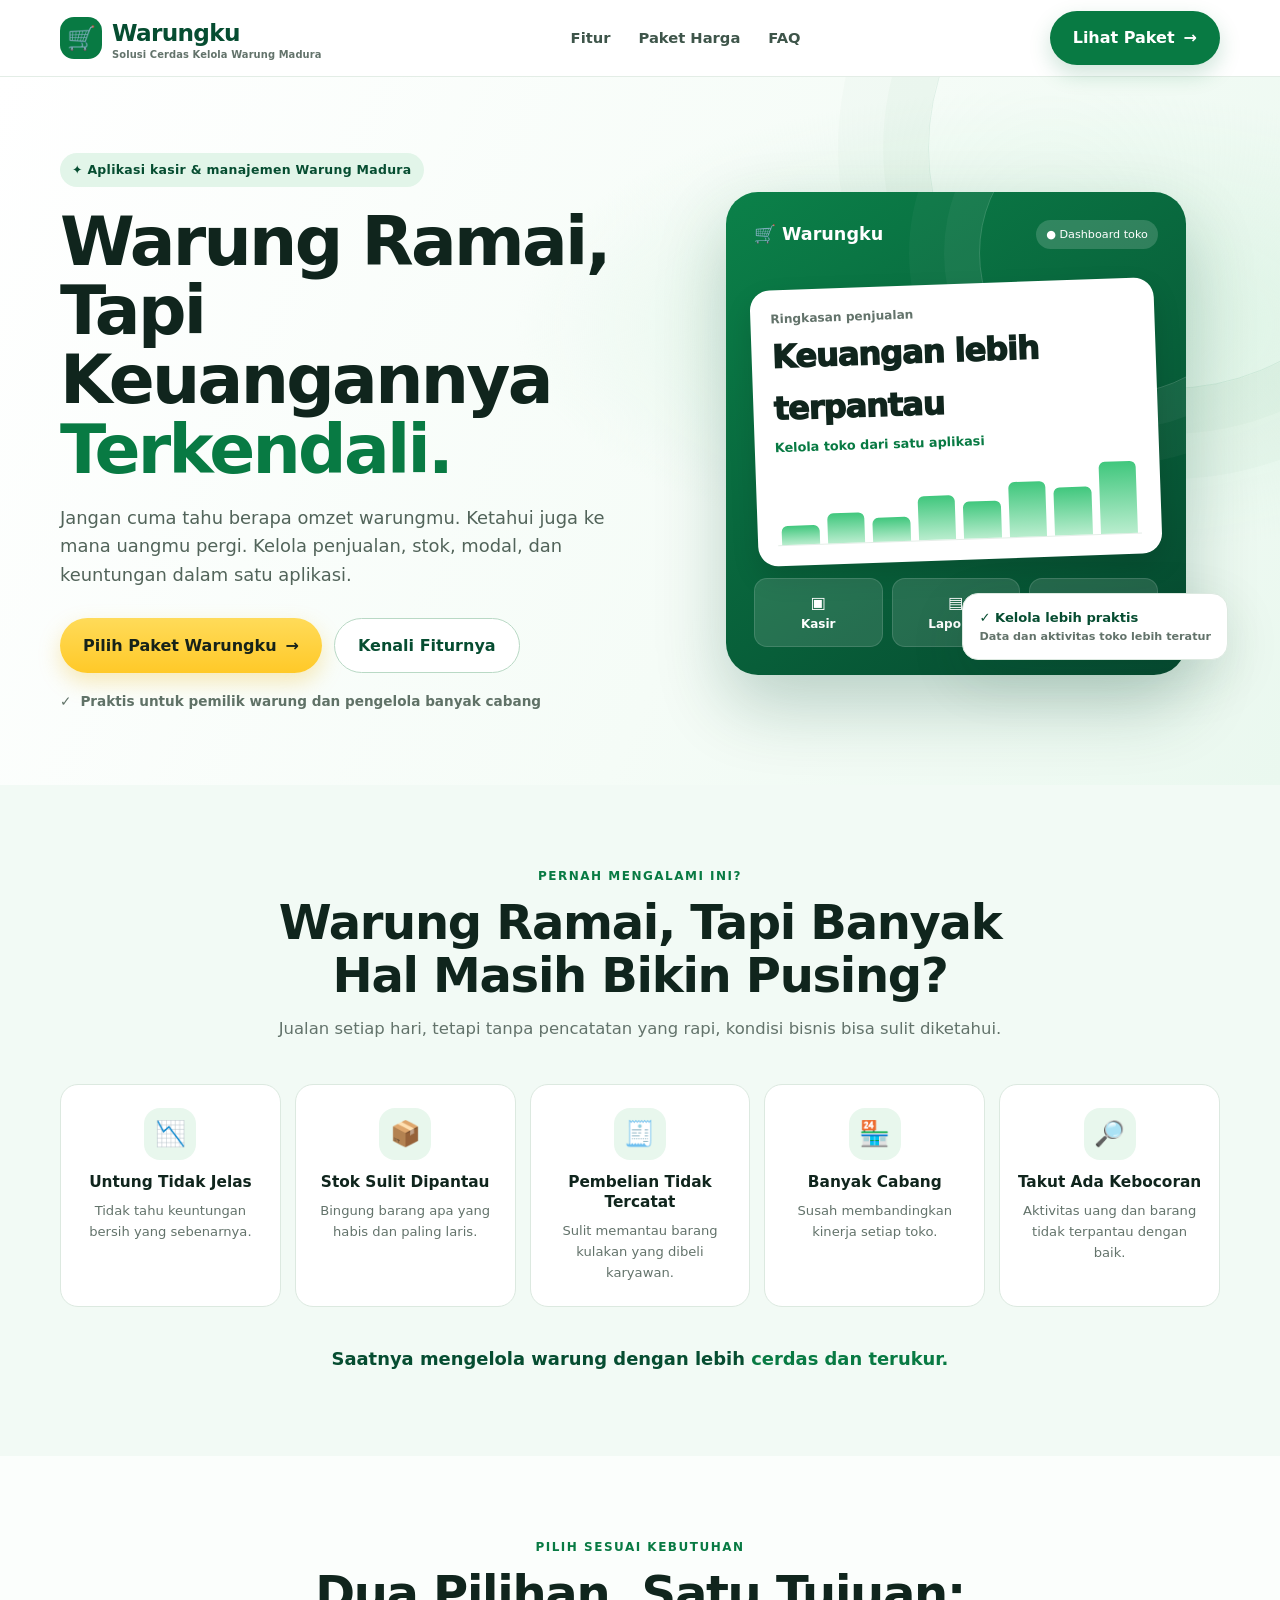
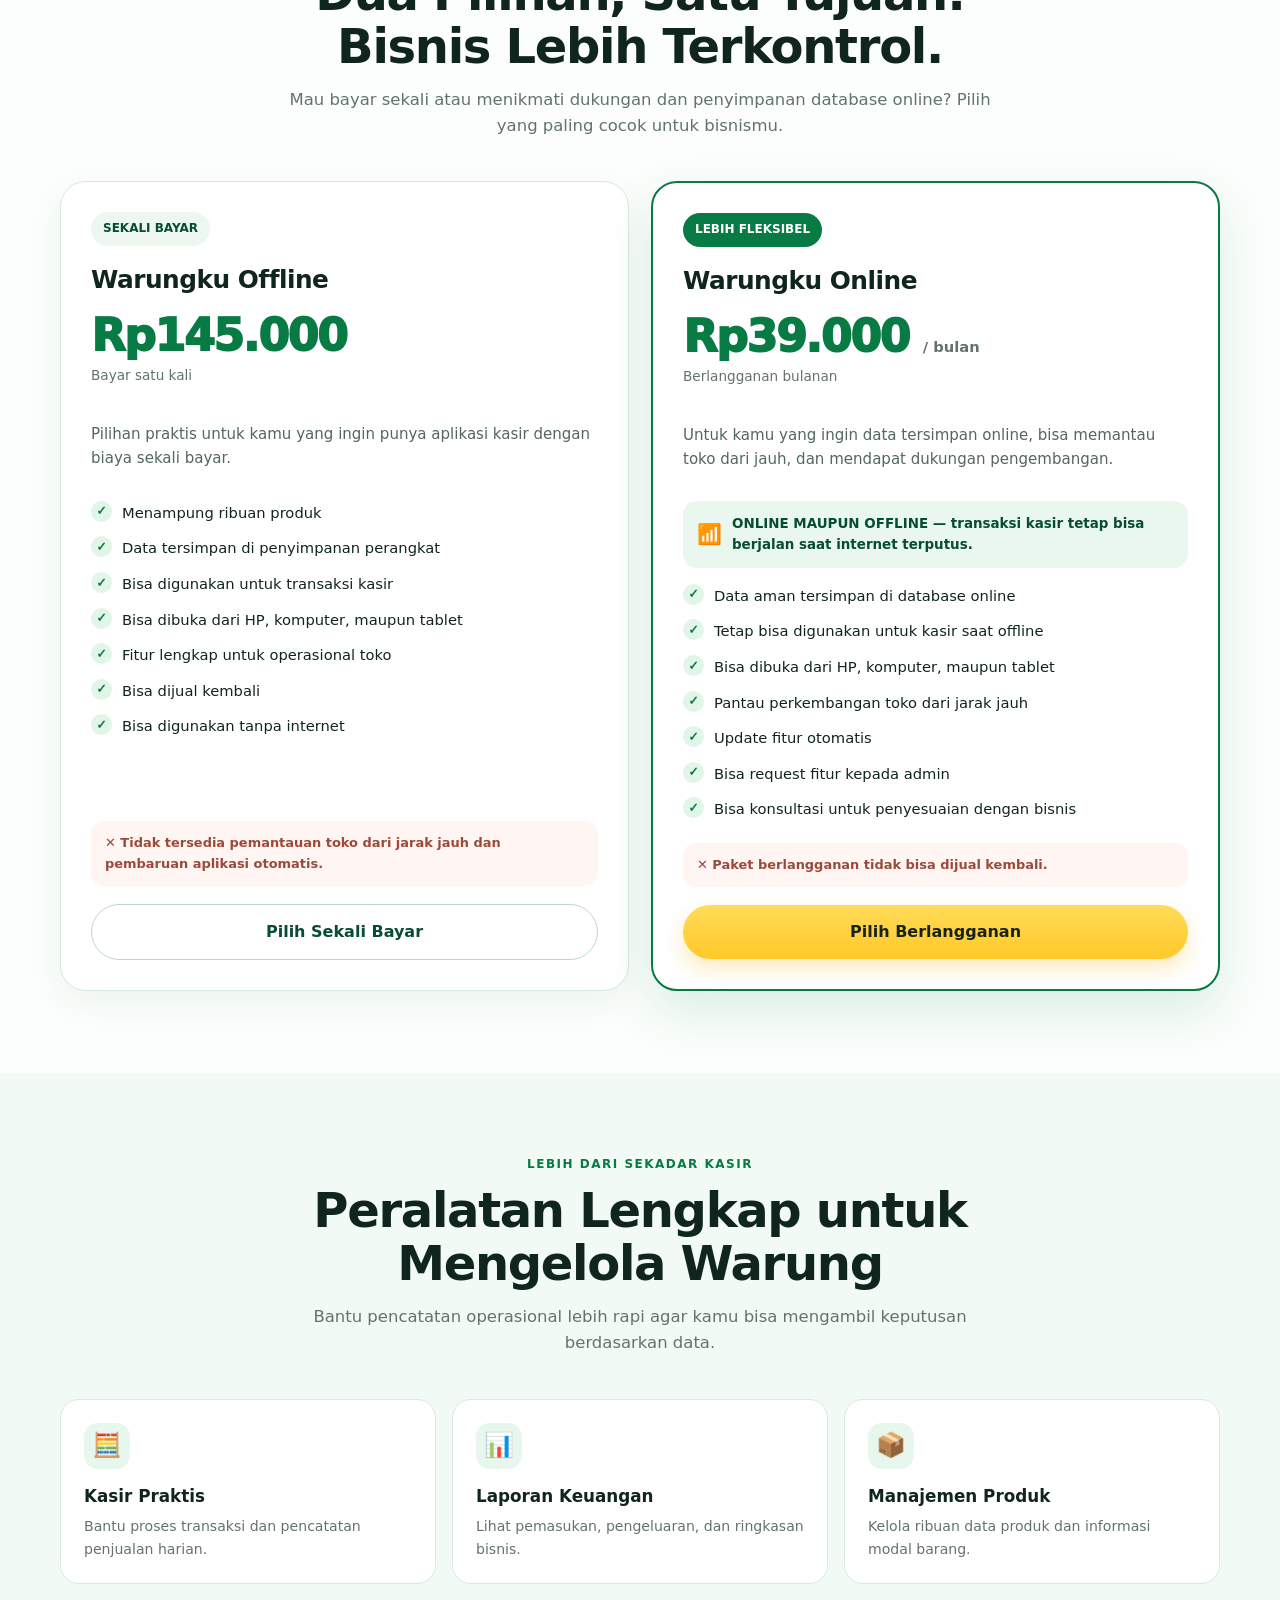
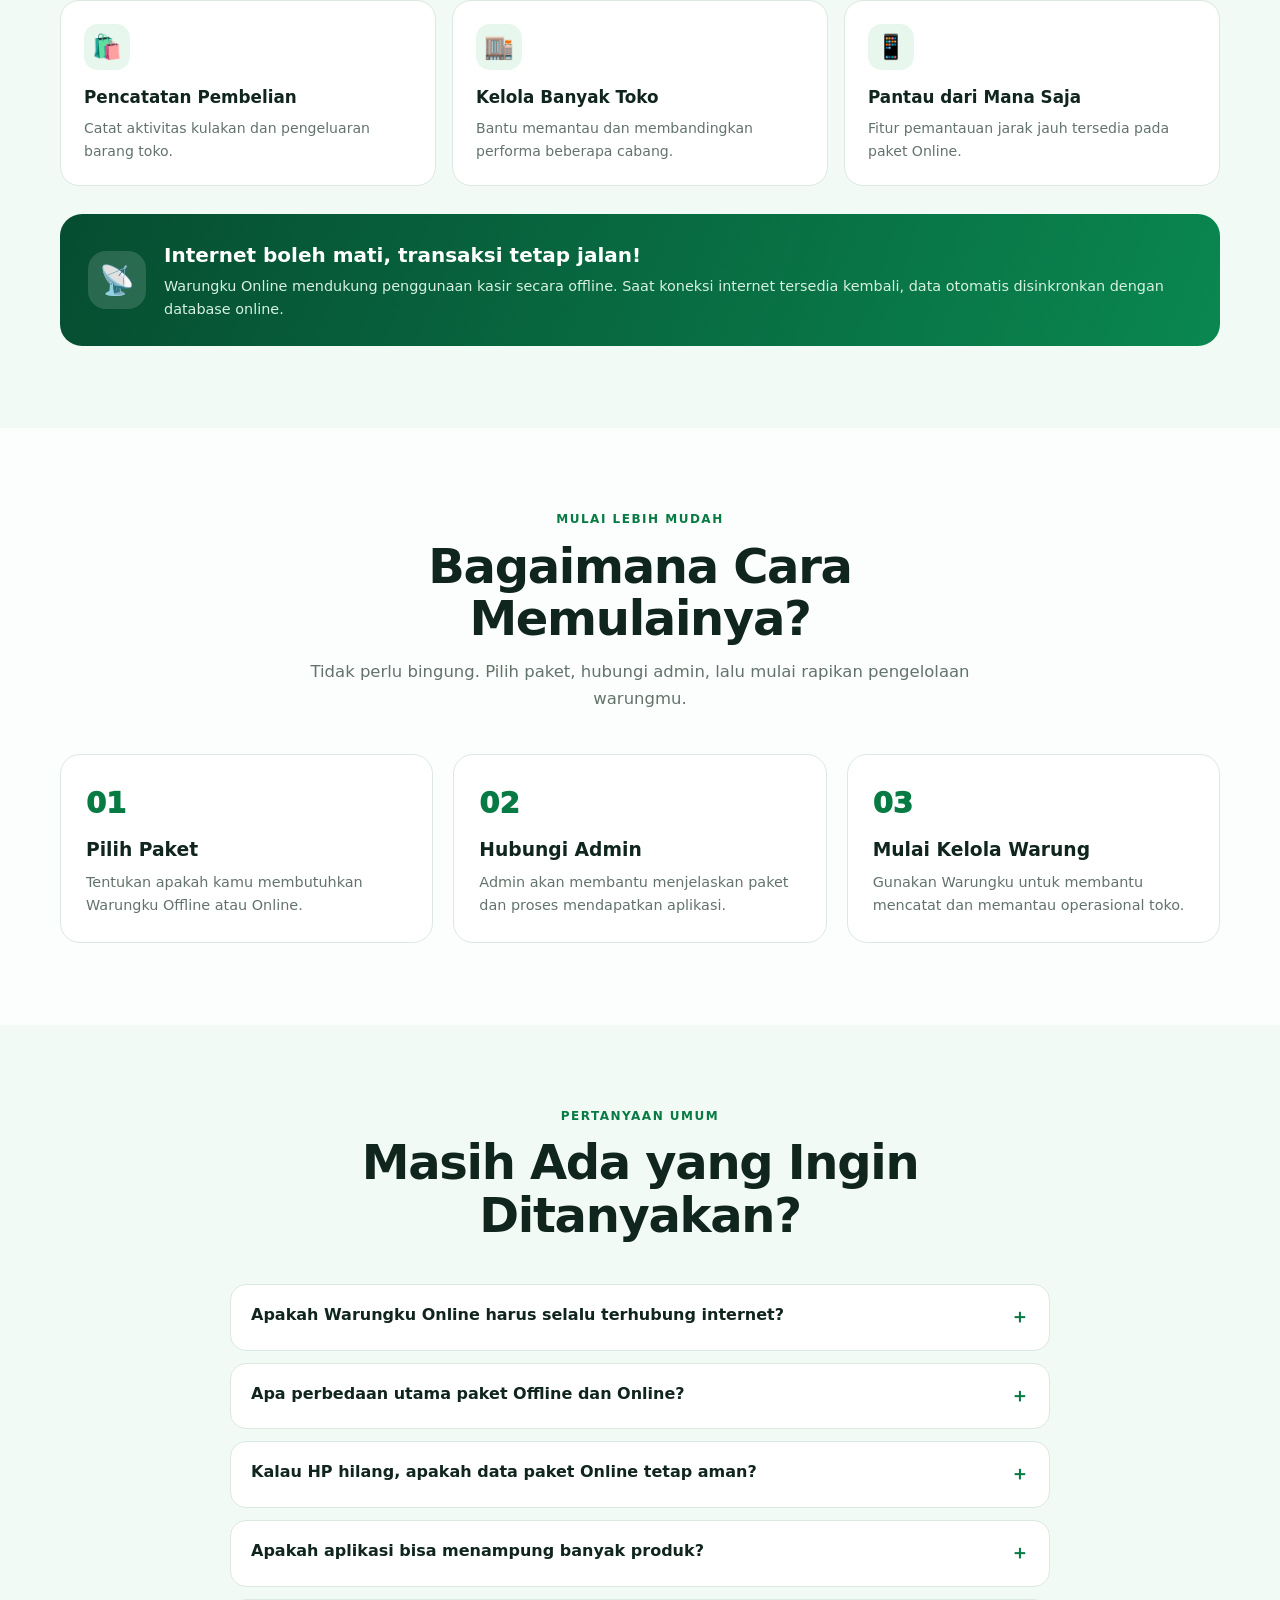
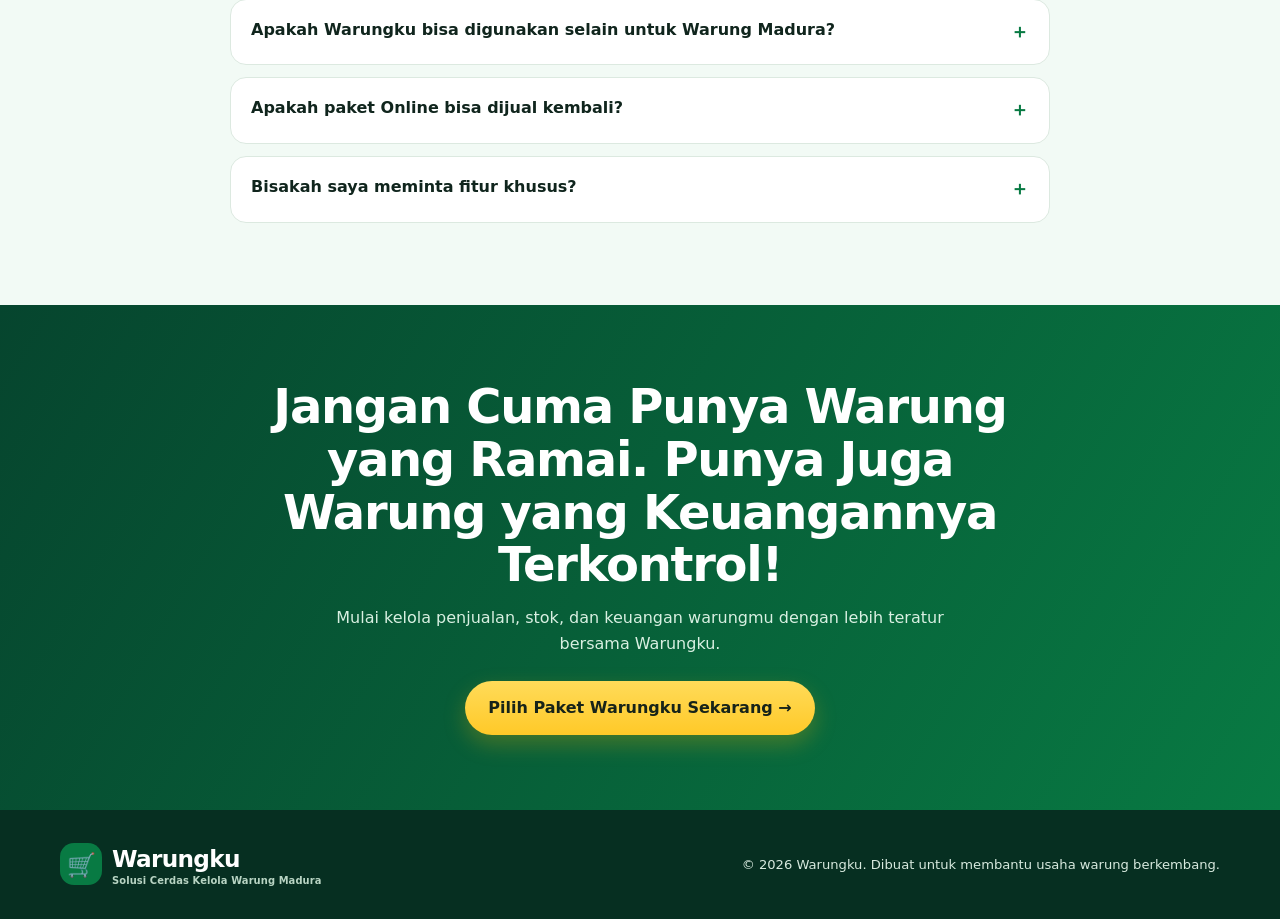
<file: warungku-landing-page.html>
<!DOCTYPE html>
<html lang="id">
<head>
  <meta charset="UTF-8">
  <meta name="viewport" content="width=device-width, initial-scale=1.0">
  <meta name="description" content="Warungku membantu pemilik Warung Madura mengelola kasir, stok, pembelian, dan keuangan toko. Pilih paket sekali bayar atau berlangganan.">
  <meta name="theme-color" content="#087a43">
  <title>Warungku — Warung Ramai, Keuangan Terkendali</title>
  <style>
    :root {
      --green: #087a43;
      --green-dark: #064d31;
      --green-deep: #043d29;
      --green-soft: #eaf7ef;
      --yellow: #ffc928;
      --yellow-dark: #e8a900;
      --ink: #10251d;
      --muted: #63736b;
      --line: #dce9e0;
      --white: #fff;
      --shadow: 0 18px 55px rgba(5, 65, 39, .12);
      --radius: 24px;
    }
    * { box-sizing: border-box; }
    html { scroll-behavior: smooth; }
    body {
      margin: 0; color: var(--ink); background: #fbfefc;
      font-family: Inter, ui-sans-serif, system-ui, -apple-system, BlinkMacSystemFont, "Segoe UI", sans-serif;
      line-height: 1.6;
    }
    a { color: inherit; text-decoration: none; }
    button { font: inherit; }
    .container { width: min(1160px, calc(100% - 40px)); margin: auto; }
    .topbar {
      position: sticky; top: 0; z-index: 20; background: rgba(255,255,255,.9);
      backdrop-filter: blur(14px); border-bottom: 1px solid rgba(220,233,224,.8);
    }
    .nav { height: 76px; display: flex; align-items: center; justify-content: space-between; gap: 24px; }
    .brand { display: flex; align-items: center; gap: 10px; font-weight: 900; font-size: 1.45rem; letter-spacing: -.7px; color: var(--green-dark); }
    .brand-mark { width: 42px; height: 42px; display: grid; place-items: center; border-radius: 14px; background: var(--green); color: white; font-size: 1.45rem; }
    .brand small { display: block; font-size: .62rem; letter-spacing: .1px; color: var(--muted); font-weight: 650; margin-top: -4px; }
    .nav-links { display: flex; align-items: center; gap: 28px; color: #3e554a; font-size: .92rem; font-weight: 700; }
    .nav-links a:hover { color: var(--green); }
    .btn {
      display: inline-flex; justify-content: center; align-items: center; gap: 9px;
      border: 0; border-radius: 999px; padding: 14px 23px; font-weight: 850; cursor: pointer;
      transition: transform .2s, box-shadow .2s, background .2s;
    }
    .btn:hover { transform: translateY(-2px); }
    .btn-yellow { color: #172319; background: linear-gradient(180deg, #ffdb59, var(--yellow)); box-shadow: 0 9px 22px rgba(236,176,0,.27); }
    .btn-green { color: white; background: var(--green); box-shadow: 0 9px 22px rgba(8,122,67,.2); }
    .btn-outline { border: 1px solid #b9d9c5; color: var(--green-dark); background: white; }
    .hero {
      overflow: hidden; position: relative; padding: 76px 0 72px;
      background: radial-gradient(ellipse at 82% 35%, #d9f2e2 0, transparent 36%), linear-gradient(115deg, #fff 0%, #f5fcf7 58%, #eaf8ef 100%);
    }
    .hero:after { content:""; position:absolute; width:480px; height:480px; border:1px solid rgba(8,122,67,.09); border-radius:50%; right:-130px; top:-170px; box-shadow:0 0 0 45px rgba(8,122,67,.025),0 0 0 90px rgba(8,122,67,.02); }
    .hero-grid { position: relative; z-index: 1; display: grid; grid-template-columns: 1.05fr .95fr; align-items: center; gap: 48px; }
    .eyebrow { display: inline-flex; gap: 8px; align-items: center; padding: 7px 12px; border-radius: 999px; background: #e2f5e9; color: var(--green-dark); font-size: .78rem; font-weight: 850; letter-spacing: .3px; }
    h1 { font-size: clamp(2.55rem, 5.3vw, 4.55rem); line-height: 1.02; letter-spacing: -2.7px; margin: 20px 0; max-width: 700px; }
    h1 span { color: var(--green); }
    .hero-copy { color: #52645a; font-size: 1.12rem; max-width: 570px; }
    .hero-actions { display: flex; flex-wrap: wrap; gap: 12px; margin: 28px 0 18px; }
    .trust-line { color: #607267; font-size: .85rem; font-weight: 650; display:flex; gap:9px; align-items:center; }
    .hero-visual { min-height: 420px; position: relative; display:grid; place-items:center; }
    .shop-card {
      width: min(100%, 460px); min-height: 340px; position:relative; border-radius: 32px; overflow:hidden;
      background: linear-gradient(145deg, #0b8149, #06482f); box-shadow: 0 30px 70px rgba(4,77,49,.24);
      padding: 28px; color:white;
    }
    .shop-card:before { content:""; position:absolute; width:280px; height:280px; border:1px solid rgba(255,255,255,.18); border-radius:50%; right:-75px; top:-80px; box-shadow:0 0 0 35px rgba(255,255,255,.04),0 0 0 70px rgba(255,255,255,.03); }
    .shop-top { display:flex; justify-content:space-between; align-items:center; position:relative; z-index:1; }
    .shop-name { font-size:1.1rem; font-weight:900; }
    .live-pill { font-size:.7rem; padding:6px 10px; border-radius:99px; background:rgba(255,255,255,.16); }
    .sales-panel { position:relative; z-index:1; margin-top:35px; background:white; color:var(--ink); border-radius:20px; padding:20px; box-shadow:0 12px 28px rgba(0,0,0,.12); transform:rotate(-2deg); }
    .sales-label { font-size:.76rem; color:var(--muted); font-weight:700; }
    .sales-number { font-size:2rem; font-weight:950; letter-spacing:-1px; margin:3px 0; }
    .sales-growth { color:var(--green); font-size:.8rem; font-weight:800; }
    .chart { height:78px; margin-top:10px; display:flex; align-items:end; gap:8px; border-bottom:1px solid #e5eee8; padding:0 4px; }
    .chart i { flex:1; display:block; border-radius:6px 6px 0 0; background:linear-gradient(180deg,#40c77d,#b9edce); }
    .chart i:nth-child(1){height:25%}.chart i:nth-child(2){height:39%}.chart i:nth-child(3){height:32%}.chart i:nth-child(4){height:58%}.chart i:nth-child(5){height:49%}.chart i:nth-child(6){height:72%}.chart i:nth-child(7){height:63%}.chart i:nth-child(8){height:94%}
    .quick-stats { position:relative; z-index:1; display:grid; grid-template-columns:repeat(3,1fr); gap:9px; margin-top:17px; }
    .quick-stats div { background:rgba(255,255,255,.12); border:1px solid rgba(255,255,255,.13); border-radius:13px; padding:11px 8px; text-align:center; font-size:.75rem; font-weight:750; }
    .quick-stats b { display:block; font-size:1rem; }
    .floating-note { position:absolute; right:-8px; bottom:15px; z-index:2; background:white; border:1px solid var(--line); border-radius:16px; padding:13px 16px; box-shadow:var(--shadow); font-size:.82rem; font-weight:800; color:var(--green-dark); }
    .floating-note span { display:block; color:var(--muted); font-size:.7rem; font-weight:600; }
    .section { padding: 82px 0; }
    .section-soft { background: #f2faf5; }
    .section-head { text-align:center; max-width:740px; margin:0 auto 42px; }
    .section-kicker { color:var(--green); text-transform:uppercase; letter-spacing:1.5px; font-size:.75rem; font-weight:900; }
    h2 { font-size:clamp(2rem,4vw,3rem); line-height:1.1; letter-spacing:-1.3px; margin:10px 0 14px; }
    .section-head p { color:var(--muted); margin:0; font-size:1.03rem; }
    .pain-grid { display:grid; grid-template-columns:repeat(5,1fr); gap:14px; }
    .pain { padding:23px 17px; border:1px solid var(--line); border-radius:18px; background:white; text-align:center; }
    .pain-icon { width:52px; height:52px; border-radius:16px; margin:0 auto 13px; display:grid; place-items:center; background:#e8f7ed; font-size:1.55rem; }
    .pain h3 { font-size:.96rem; line-height:1.3; margin:0 0 7px; }
    .pain p { color:var(--muted); font-size:.82rem; margin:0; }
    .bridge { text-align:center; margin:38px auto 0; color:var(--green-dark); font-weight:850; font-size:1.12rem; }
    .bridge strong { color:var(--green); }
    .plans { display:grid; grid-template-columns:1fr 1fr; gap:22px; align-items:stretch; }
    .plan { position:relative; background:white; border:1.5px solid #d7e9dc; border-radius:26px; padding:30px; box-shadow:0 12px 35px rgba(4,77,49,.06); display:flex; flex-direction:column; }
    .plan.featured { border:2px solid var(--green); box-shadow:0 20px 50px rgba(8,122,67,.13); }
    .plan-label { display:inline-flex; align-self:flex-start; border-radius:99px; background:#edf7f0; color:var(--green-dark); font-size:.75rem; font-weight:900; padding:7px 12px; }
    .featured .plan-label { background:var(--green); color:white; }
    .plan h3 { font-size:1.55rem; margin:14px 0 2px; letter-spacing:-.5px; }
    .price { color:var(--green); font-size:2.8rem; font-weight:950; letter-spacing:-1.7px; line-height:1.2; margin:8px 0 0; }
    .price small { font-size:.92rem; letter-spacing:0; color:var(--muted); font-weight:700; }
    .price-note { color:var(--muted); font-size:.85rem; margin:2px 0 20px; }
    .plan-intro { color:#53675c; font-size:.94rem; min-height:48px; }
    .feature-list { list-style:none; padding:0; margin:16px 0 22px; display:grid; gap:12px; }
    .feature-list li { display:flex; gap:10px; align-items:flex-start; font-size:.92rem; }
    .check { flex:none; display:grid; place-items:center; width:21px; height:21px; border-radius:50%; background:#e1f5e8; color:var(--green); font-size:.78rem; font-weight:950; }
    .minus { margin-top:auto; padding:12px 14px; border-radius:13px; background:#fff5f2; color:#9d493a; font-size:.81rem; font-weight:700; }
    .plan .btn { width:100%; margin-top:18px; }
    .offline-banner { margin-top:15px; padding:12px 14px; border-radius:14px; background:#eaf7ef; color:var(--green-dark); font-size:.84rem; font-weight:800; display:flex; gap:10px; align-items:center; }
    .offline-banner b { font-size:1.25rem; }
    .feature-grid { display:grid; grid-template-columns:repeat(3,1fr); gap:16px; }
    .feature { padding:23px; border:1px solid var(--line); background:white; border-radius:19px; }
    .feature .f-icon { font-size:1.5rem; width:46px; height:46px; border-radius:14px; background:#e8f7ed; display:grid; place-items:center; margin-bottom:14px; }
    .feature h3 { margin:0 0 6px; font-size:1.05rem; }
    .feature p { margin:0; color:var(--muted); font-size:.88rem; }
    .offline-callout { display:grid; grid-template-columns:auto 1fr; gap:18px; align-items:center; margin-top:28px; background:linear-gradient(110deg,var(--green-dark),#0a8750); color:white; border-radius:22px; padding:25px 28px; }
    .offline-callout .big-icon { width:58px; height:58px; display:grid; place-items:center; background:rgba(255,255,255,.14); border-radius:18px; font-size:1.8rem; }
    .offline-callout h3 { margin:0 0 4px; font-size:1.25rem; }
    .offline-callout p { margin:0; color:#d7f1e1; font-size:.9rem; }
    .steps { display:grid; grid-template-columns:repeat(3,1fr); gap:20px; counter-reset:step; }
    .step { background:white; border:1px solid var(--line); border-radius:20px; padding:25px; }
    .step:before { counter-increment:step; content:"0" counter(step); color:var(--green); font-size:1.8rem; font-weight:950; }
    .step h3 { margin:9px 0 6px; }
    .step p { color:var(--muted); font-size:.9rem; margin:0; }
    .faq { max-width:820px; margin:auto; display:grid; gap:12px; }
    details { border:1px solid var(--line); border-radius:16px; background:white; padding:17px 20px; }
    summary { cursor:pointer; font-weight:850; list-style:none; display:flex; justify-content:space-between; gap:15px; }
    summary:after { content:"＋"; color:var(--green); font-size:1.2rem; }
    details[open] summary:after { content:"−"; }
    details p { color:var(--muted); margin:12px 0 2px; font-size:.92rem; }
    .final-cta { padding:75px 0; background:linear-gradient(120deg,#06452e,#087a43); color:white; text-align:center; }
    .final-cta h2 { max-width:760px; margin:0 auto 14px; }
    .final-cta p { color:#d9f0e2; max-width:620px; margin:0 auto 25px; }
    .footer { padding:30px 0; background:#062f21; color:#d7e9de; font-size:.82rem; }
    .footer-inner { display:flex; justify-content:space-between; align-items:center; gap:20px; flex-wrap:wrap; }
    .footer .brand { color:white; }
    .footer .brand small { color:#b8d4c3; }
    .sticky-mobile { display:none; }
    @media (max-width: 900px) {
      .nav-links { gap:15px; font-size:.82rem; }
      .hero-grid { gap:20px; }
      .pain-grid { grid-template-columns:repeat(3,1fr); }
      .pain:nth-child(4), .pain:nth-child(5) { grid-column:span 1; }
    }
    @media (max-width: 700px) {
      .container { width:min(100% - 30px, 560px); }
      .nav { height:65px; }
      .nav-links { display:none; }
      .nav .btn { padding:10px 14px; font-size:.78rem; }
      .brand { font-size:1.2rem; }
      .brand-mark { width:36px;height:36px; }
      .hero { padding:52px 0 45px; }
      .hero-grid { grid-template-columns:1fr; }
      h1 { letter-spacing:-1.8px; font-size:clamp(2.5rem,11vw,3.65rem); }
      .hero-copy { font-size:1rem; }
      .hero-visual { min-height:330px; margin-top:0; }
      .shop-card { min-height:300px; padding:22px; }
      .sales-panel { margin-top:25px; }
      .floating-note { right:0; bottom:0; }
      .section { padding:60px 0; }
      .section-head { margin-bottom:28px; }
      .pain-grid { grid-template-columns:1fr 1fr; gap:10px; }
      .pain { padding:17px 12px; }
      .pain:last-child { grid-column:span 2; }
      .plans { grid-template-columns:1fr; }
      .plan { padding:24px; }
      .plan-intro { min-height:0; }
      .feature-grid { grid-template-columns:1fr 1fr; gap:10px; }
      .feature { padding:17px; }
      .offline-callout { grid-template-columns:1fr; padding:22px; }
      .steps { grid-template-columns:1fr; gap:12px; }
      .final-cta { padding:58px 0 85px; }
      .sticky-mobile { display:flex; position:fixed; z-index:30; bottom:12px; left:12px; right:12px; }
      .sticky-mobile .btn { width:100%; box-shadow:0 10px 35px rgba(0,0,0,.24); }
      body { padding-bottom:75px; }
    }
    @media (max-width: 380px) {
      .hero-actions .btn { width:100%; }
      .feature-grid { grid-template-columns:1fr; }
      .price { font-size:2.4rem; }
    }
  </style>
</head>
<body>
  <header class="topbar">
    <div class="container nav">
      <a class="brand" href="#beranda" aria-label="Warungku beranda">
        <span class="brand-mark">🛒</span>
        <span>Warungku<small>Solusi Cerdas Kelola Warung Madura</small></span>
      </a>
      <nav class="nav-links" aria-label="Navigasi utama">
        <a href="#fitur">Fitur</a><a href="#paket">Paket Harga</a><a href="#faq">FAQ</a>
      </nav>
      <a class="btn btn-green" href="#paket">Lihat Paket <span>→</span></a>
    </div>
  </header>

  <main>
    <section class="hero" id="beranda">
      <div class="container hero-grid">
        <div>
          <div class="eyebrow">✦ Aplikasi kasir & manajemen Warung Madura</div>
          <h1>Warung Ramai,<br>Tapi Keuangannya <span>Terkendali.</span></h1>
          <p class="hero-copy">Jangan cuma tahu berapa omzet warungmu. Ketahui juga ke mana uangmu pergi. Kelola penjualan, stok, modal, dan keuntungan dalam satu aplikasi.</p>
          <div class="hero-actions">
            <a class="btn btn-yellow" href="#paket">Pilih Paket Warungku <span>→</span></a>
            <a class="btn btn-outline" href="#fitur">Kenali Fiturnya</a>
          </div>
          <div class="trust-line"><span>✓</span> Praktis untuk pemilik warung dan pengelola banyak cabang</div>
        </div>
        <div class="hero-visual" aria-label="Ilustrasi dashboard Warungku">
          <div class="shop-card">
            <div class="shop-top"><div class="shop-name">🛒 Warungku</div><div class="live-pill">● Dashboard toko</div></div>
            <div class="sales-panel">
              <div class="sales-label">Ringkasan penjualan</div>
              <div class="sales-number">Keuangan lebih terpantau</div>
              <div class="sales-growth">Kelola toko dari satu aplikasi</div>
              <div class="chart"><i></i><i></i><i></i><i></i><i></i><i></i><i></i><i></i></div>
            </div>
            <div class="quick-stats">
              <div><b>▣</b>Kasir</div><div><b>▤</b>Laporan</div><div><b>▦</b>Stok</div>
            </div>
          </div>
          <div class="floating-note">✓ Kelola lebih praktis<span>Data dan aktivitas toko lebih teratur</span></div>
        </div>
      </div>
    </section>

    <section class="section section-soft">
      <div class="container">
        <div class="section-head">
          <div class="section-kicker">Pernah mengalami ini?</div>
          <h2>Warung Ramai, Tapi Banyak Hal Masih Bikin Pusing?</h2>
          <p>Jualan setiap hari, tetapi tanpa pencatatan yang rapi, kondisi bisnis bisa sulit diketahui.</p>
        </div>
        <div class="pain-grid">
          <article class="pain"><div class="pain-icon">📉</div><h3>Untung Tidak Jelas</h3><p>Tidak tahu keuntungan bersih yang sebenarnya.</p></article>
          <article class="pain"><div class="pain-icon">📦</div><h3>Stok Sulit Dipantau</h3><p>Bingung barang apa yang habis dan paling laris.</p></article>
          <article class="pain"><div class="pain-icon">🧾</div><h3>Pembelian Tidak Tercatat</h3><p>Sulit memantau barang kulakan yang dibeli karyawan.</p></article>
          <article class="pain"><div class="pain-icon">🏪</div><h3>Banyak Cabang</h3><p>Susah membandingkan kinerja setiap toko.</p></article>
          <article class="pain"><div class="pain-icon">🔎</div><h3>Takut Ada Kebocoran</h3><p>Aktivitas uang dan barang tidak terpantau dengan baik.</p></article>
        </div>
        <div class="bridge">Saatnya mengelola warung dengan lebih <strong>cerdas dan terukur.</strong></div>
      </div>
    </section>

    <section class="section" id="paket">
      <div class="container">
        <div class="section-head">
          <div class="section-kicker">Pilih sesuai kebutuhan</div>
          <h2>Dua Pilihan, Satu Tujuan:<br>Bisnis Lebih Terkontrol.</h2>
          <p>Mau bayar sekali atau menikmati dukungan dan penyimpanan database online? Pilih yang paling cocok untuk bisnismu.</p>
        </div>
        <div class="plans">
          <article class="plan">
            <span class="plan-label">SEKALI BAYAR</span>
            <h3>Warungku Offline</h3>
            <div class="price">Rp145.000</div>
            <div class="price-note">Bayar satu kali</div>
            <p class="plan-intro">Pilihan praktis untuk kamu yang ingin punya aplikasi kasir dengan biaya sekali bayar.</p>
            <ul class="feature-list">
              <li><span class="check">✓</span> Menampung ribuan produk</li>
              <li><span class="check">✓</span> Data tersimpan di penyimpanan perangkat</li>
              <li><span class="check">✓</span> Bisa digunakan untuk transaksi kasir</li>
              <li><span class="check">✓</span> Bisa dibuka dari HP, komputer, maupun tablet</li>
              <li><span class="check">✓</span> Fitur lengkap untuk operasional toko</li>
              <li><span class="check">✓</span> Bisa dijual kembali</li>
              <li><span class="check">✓</span> Bisa digunakan tanpa internet</li>
            </ul>
            <div class="minus">✕ Tidak tersedia pemantauan toko dari jarak jauh dan pembaruan aplikasi otomatis.</div>
            <a class="btn btn-outline" href="#kontak" data-package="Warungku Offline">Pilih Sekali Bayar</a>
          </article>

          <article class="plan featured">
            <span class="plan-label">LEBIH FLEKSIBEL</span>
            <h3>Warungku Online</h3>
            <div class="price">Rp39.000 <small>/ bulan</small></div>
            <div class="price-note">Berlangganan bulanan</div>
            <p class="plan-intro">Untuk kamu yang ingin data tersimpan online, bisa memantau toko dari jauh, dan mendapat dukungan pengembangan.</p>
            <div class="offline-banner"><b>📶</b><span>ONLINE MAUPUN OFFLINE — transaksi kasir tetap bisa berjalan saat internet terputus.</span></div>
            <ul class="feature-list">
              <li><span class="check">✓</span> Data aman tersimpan di database online</li>
              <li><span class="check">✓</span> Tetap bisa digunakan untuk kasir saat offline</li>
              <li><span class="check">✓</span> Bisa dibuka dari HP, komputer, maupun tablet</li>
              <li><span class="check">✓</span> Pantau perkembangan toko dari jarak jauh</li>
              <li><span class="check">✓</span> Update fitur otomatis</li>
              <li><span class="check">✓</span> Bisa request fitur kepada admin</li>
              <li><span class="check">✓</span> Bisa konsultasi untuk penyesuaian dengan bisnis</li>
            </ul>
            <div class="minus">✕ Paket berlangganan tidak bisa dijual kembali.</div>
            <a class="btn btn-yellow" href="#kontak" data-package="Warungku Online">Pilih Berlangganan</a>
          </article>
        </div>
      </div>
    </section>

    <section class="section section-soft" id="fitur">
      <div class="container">
        <div class="section-head">
          <div class="section-kicker">Lebih dari sekadar kasir</div>
          <h2>Peralatan Lengkap untuk Mengelola Warung</h2>
          <p>Bantu pencatatan operasional lebih rapi agar kamu bisa mengambil keputusan berdasarkan data.</p>
        </div>
        <div class="feature-grid">
          <article class="feature"><div class="f-icon">🧮</div><h3>Kasir Praktis</h3><p>Bantu proses transaksi dan pencatatan penjualan harian.</p></article>
          <article class="feature"><div class="f-icon">📊</div><h3>Laporan Keuangan</h3><p>Lihat pemasukan, pengeluaran, dan ringkasan bisnis.</p></article>
          <article class="feature"><div class="f-icon">📦</div><h3>Manajemen Produk</h3><p>Kelola ribuan data produk dan informasi modal barang.</p></article>
          <article class="feature"><div class="f-icon">🛍️</div><h3>Pencatatan Pembelian</h3><p>Catat aktivitas kulakan dan pengeluaran barang toko.</p></article>
          <article class="feature"><div class="f-icon">🏬</div><h3>Kelola Banyak Toko</h3><p>Bantu memantau dan membandingkan performa beberapa cabang.</p></article>
          <article class="feature"><div class="f-icon">📱</div><h3>Pantau dari Mana Saja</h3><p>Fitur pemantauan jarak jauh tersedia pada paket Online.</p></article>
        </div>
        <div class="offline-callout">
          <div class="big-icon">📡</div>
          <div><h3>Internet boleh mati, transaksi tetap jalan!</h3><p>Warungku Online mendukung penggunaan kasir secara offline. Saat koneksi internet tersedia kembali, data otomatis disinkronkan dengan database online.</p></div>
        </div>
      </div>
    </section>

    <section class="section">
      <div class="container">
        <div class="section-head">
          <div class="section-kicker">Mulai lebih mudah</div>
          <h2>Bagaimana Cara Memulainya?</h2>
          <p>Tidak perlu bingung. Pilih paket, hubungi admin, lalu mulai rapikan pengelolaan warungmu.</p>
        </div>
        <div class="steps">
          <article class="step"><h3>Pilih Paket</h3><p>Tentukan apakah kamu membutuhkan Warungku Offline atau Online.</p></article>
          <article class="step"><h3>Hubungi Admin</h3><p>Admin akan membantu menjelaskan paket dan proses mendapatkan aplikasi.</p></article>
          <article class="step"><h3>Mulai Kelola Warung</h3><p>Gunakan Warungku untuk membantu mencatat dan memantau operasional toko.</p></article>
        </div>
      </div>
    </section>

    <section class="section section-soft" id="faq">
      <div class="container">
        <div class="section-head">
          <div class="section-kicker">Pertanyaan umum</div>
          <h2>Masih Ada yang Ingin Ditanyakan?</h2>
        </div>
        <div class="faq">
          <details><summary>Apakah Warungku Online harus selalu terhubung internet?</summary><p>Tidak. Warungku Online tetap bisa digunakan untuk transaksi kasir saat offline. Koneksi internet dibutuhkan untuk mengakses fitur online dan menyimpan atau menyinkronkan data ke database.</p></details>
          <details><summary>Apa perbedaan utama paket Offline dan Online?</summary><p>Paket Offline dibayar sekali dan datanya disimpan di perangkat. Paket Online berlangganan, memiliki database online, mendukung pemantauan jarak jauh, update fitur, serta request dan konsultasi penyesuaian fitur kepada admin.</p></details>
          <details><summary>Kalau HP hilang, apakah data paket Online tetap aman?</summary><p>Data paket Online tersimpan di database, selama anda login dari email yang sama, produk dan catatan lainnya akan kembali.</p></details>
          <details><summary>Apakah aplikasi bisa menampung banyak produk?</summary><p>Paket sekali bayar mendukung ribuan produk. Hubungi admin jika ingin memastikan kebutuhan jumlah produk atau penggunaan khusus bisnismu.</p></details>
          <details><summary>Apakah Warungku bisa digunakan selain untuk Warung Madura?</summary><p>Bisa. Warungku dapat digunakan untuk berbagai jenis usaha ritel, termasuk minimarket, bahkan minimarket sekelas Indomart.</p></details>
          <details><summary>Apakah paket Online bisa dijual kembali?</summary><p>Tidak. Hak penggunaan paket Online tidak dapat dijual kembali. Paket Offline memiliki opsi untuk dijual kembali.</p></details>
          <details><summary>Bisakah saya meminta fitur khusus?</summary><p>Bisa untuk pelanggan paket Online. Kamu dapat menghubungi admin untuk menyampaikan kebutuhan dan mendiskusikan penyesuaian fitur dengan bisnismu.</p></details>
        </div>
      </div>
    </section>

    <section class="final-cta" id="kontak">
      <div class="container">
        <h2>Jangan Cuma Punya Warung yang Ramai. Punya Juga Warung yang Keuangannya Terkontrol!</h2>
        <p>Mulai kelola penjualan, stok, dan keuangan warungmu dengan lebih teratur bersama Warungku.</p>
        <a class="btn btn-yellow" href="#paket">Pilih Paket Warungku Sekarang →</a>
      </div>
    </section>
  </main>

  <footer class="footer">
    <div class="container footer-inner">
      <div class="brand"><span class="brand-mark">🛒</span><span>Warungku<small>Solusi Cerdas Kelola Warung Madura</small></span></div>
      <div>© <span id="year"></span> Warungku. Dibuat untuk membantu usaha warung berkembang.</div>
    </div>
  </footer>

  <div class="sticky-mobile"><a class="btn btn-yellow" href="#paket">Lihat Paket & Harga →</a></div>

  <script>
    // GANTI nomor di bawah dengan nomor WhatsApp admin, format internasional tanpa tanda +.
    // Contoh: 6281234567890
    const WHATSAPP_NUMBER = "628785015256";
    document.getElementById("year").textContent = new Date().getFullYear();

    document.querySelectorAll("[data-package]").forEach((button) => {
      button.addEventListener("click", (event) => {
        event.preventDefault();
        const packageName = button.dataset.package;
        if (!/^62\d{8,15}$/.test(WHATSAPP_NUMBER)) {
          alert("Silakan atur nomor WhatsApp admin pada bagian WHATSAPP_NUMBER di dalam file HTML.");
          return;
        }
        const message = `Halo Admin Warungku, saya tertarik dengan paket ${packageName}. Boleh minta informasi lebih lanjut?`;
        window.open(`https://wa.me/${WHATSAPP_NUMBER}?text=${encodeURIComponent(message)}`, "_blank", "noopener");
      });
    });
  </script>
</body>
</html>
</file>
<file: offline-desktop/assets/fonts/inter.css>
@font-face{font-family:'Inter';font-style:normal;font-display:swap;font-weight:400;src:url(inter-latin-400-normal.woff2) format('woff2')}
@font-face{font-family:'Inter';font-style:normal;font-display:swap;font-weight:500;src:url(inter-latin-500-normal.woff2) format('woff2')}
@font-face{font-family:'Inter';font-style:normal;font-display:swap;font-weight:600;src:url(inter-latin-600-normal.woff2) format('woff2')}
@font-face{font-family:'Inter';font-style:normal;font-display:swap;font-weight:700;src:url(inter-latin-700-normal.woff2) format('woff2')}
@font-face{font-family:'Inter';font-style:normal;font-display:swap;font-weight:800;src:url(inter-latin-800-normal.woff2) format('woff2')}
</file>
<file: offline-mobile/assets/fonts/inter.css>
@font-face{font-family:'Inter';font-style:normal;font-display:swap;font-weight:400;src:url(inter-latin-400-normal.woff2) format('woff2')}
@font-face{font-family:'Inter';font-style:normal;font-display:swap;font-weight:500;src:url(inter-latin-500-normal.woff2) format('woff2')}
@font-face{font-family:'Inter';font-style:normal;font-display:swap;font-weight:600;src:url(inter-latin-600-normal.woff2) format('woff2')}
@font-face{font-family:'Inter';font-style:normal;font-display:swap;font-weight:700;src:url(inter-latin-700-normal.woff2) format('woff2')}
@font-face{font-family:'Inter';font-style:normal;font-display:swap;font-weight:800;src:url(inter-latin-800-normal.woff2) format('woff2')}
</file>
<file: offline-tablet/assets/fonts/inter.css>
@font-face{font-family:'Inter';font-style:normal;font-display:swap;font-weight:400;src:url(inter-latin-400-normal.woff2) format('woff2')}
@font-face{font-family:'Inter';font-style:normal;font-display:swap;font-weight:500;src:url(inter-latin-500-normal.woff2) format('woff2')}
@font-face{font-family:'Inter';font-style:normal;font-display:swap;font-weight:600;src:url(inter-latin-600-normal.woff2) format('woff2')}
@font-face{font-family:'Inter';font-style:normal;font-display:swap;font-weight:700;src:url(inter-latin-700-normal.woff2) format('woff2')}
@font-face{font-family:'Inter';font-style:normal;font-display:swap;font-weight:800;src:url(inter-latin-800-normal.woff2) format('woff2')}
</file>
